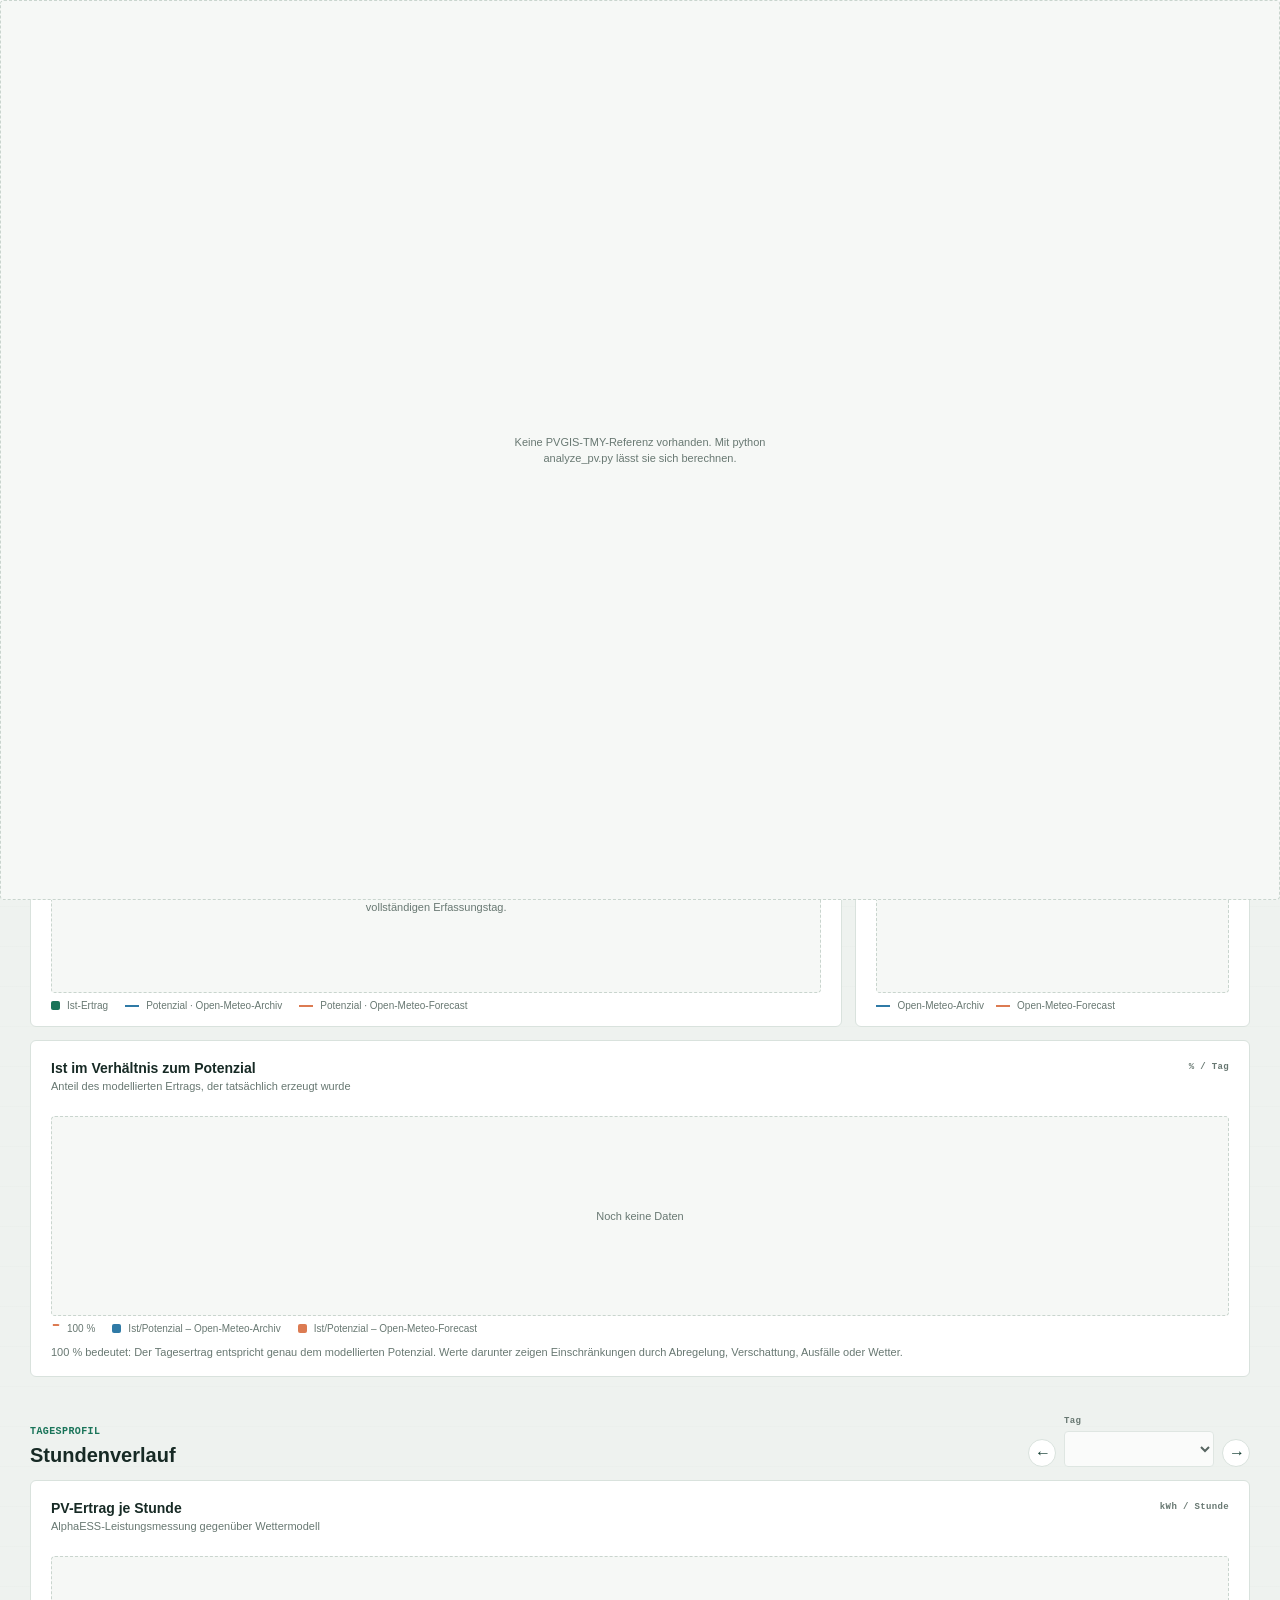
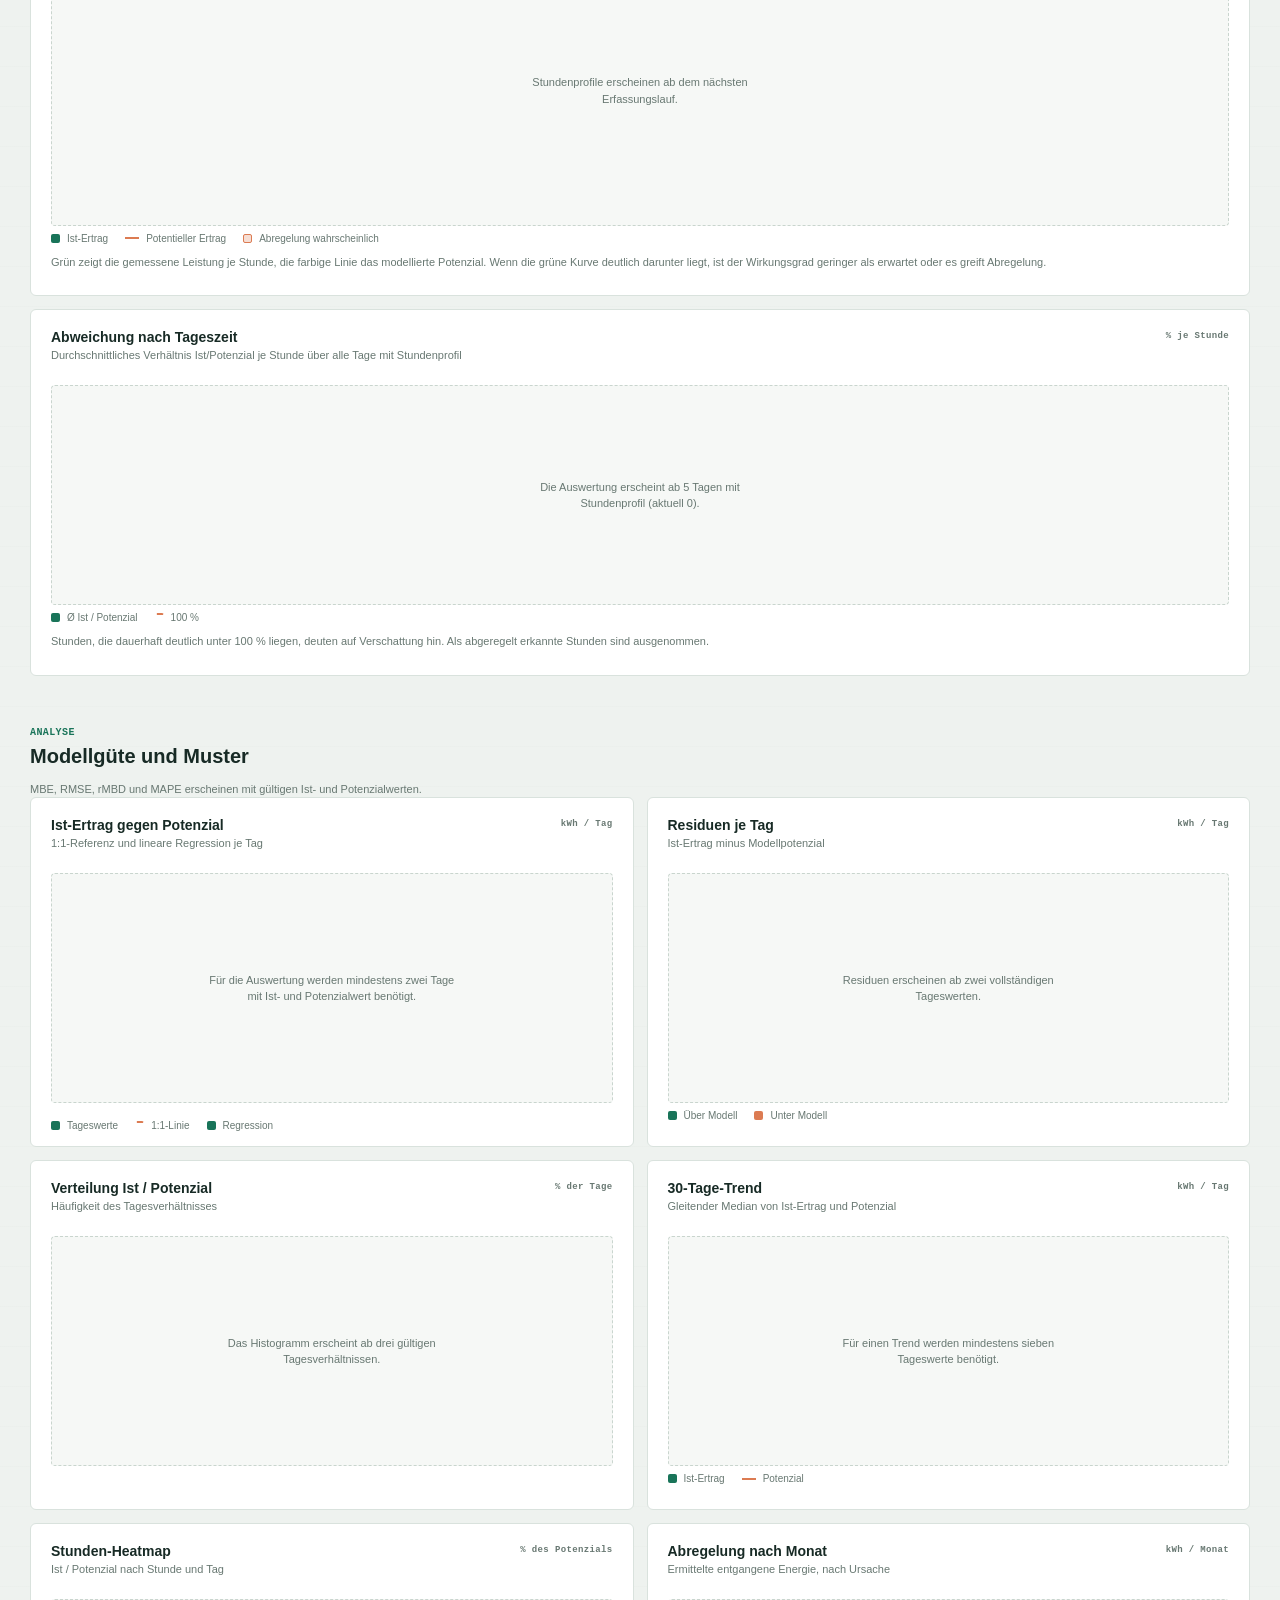
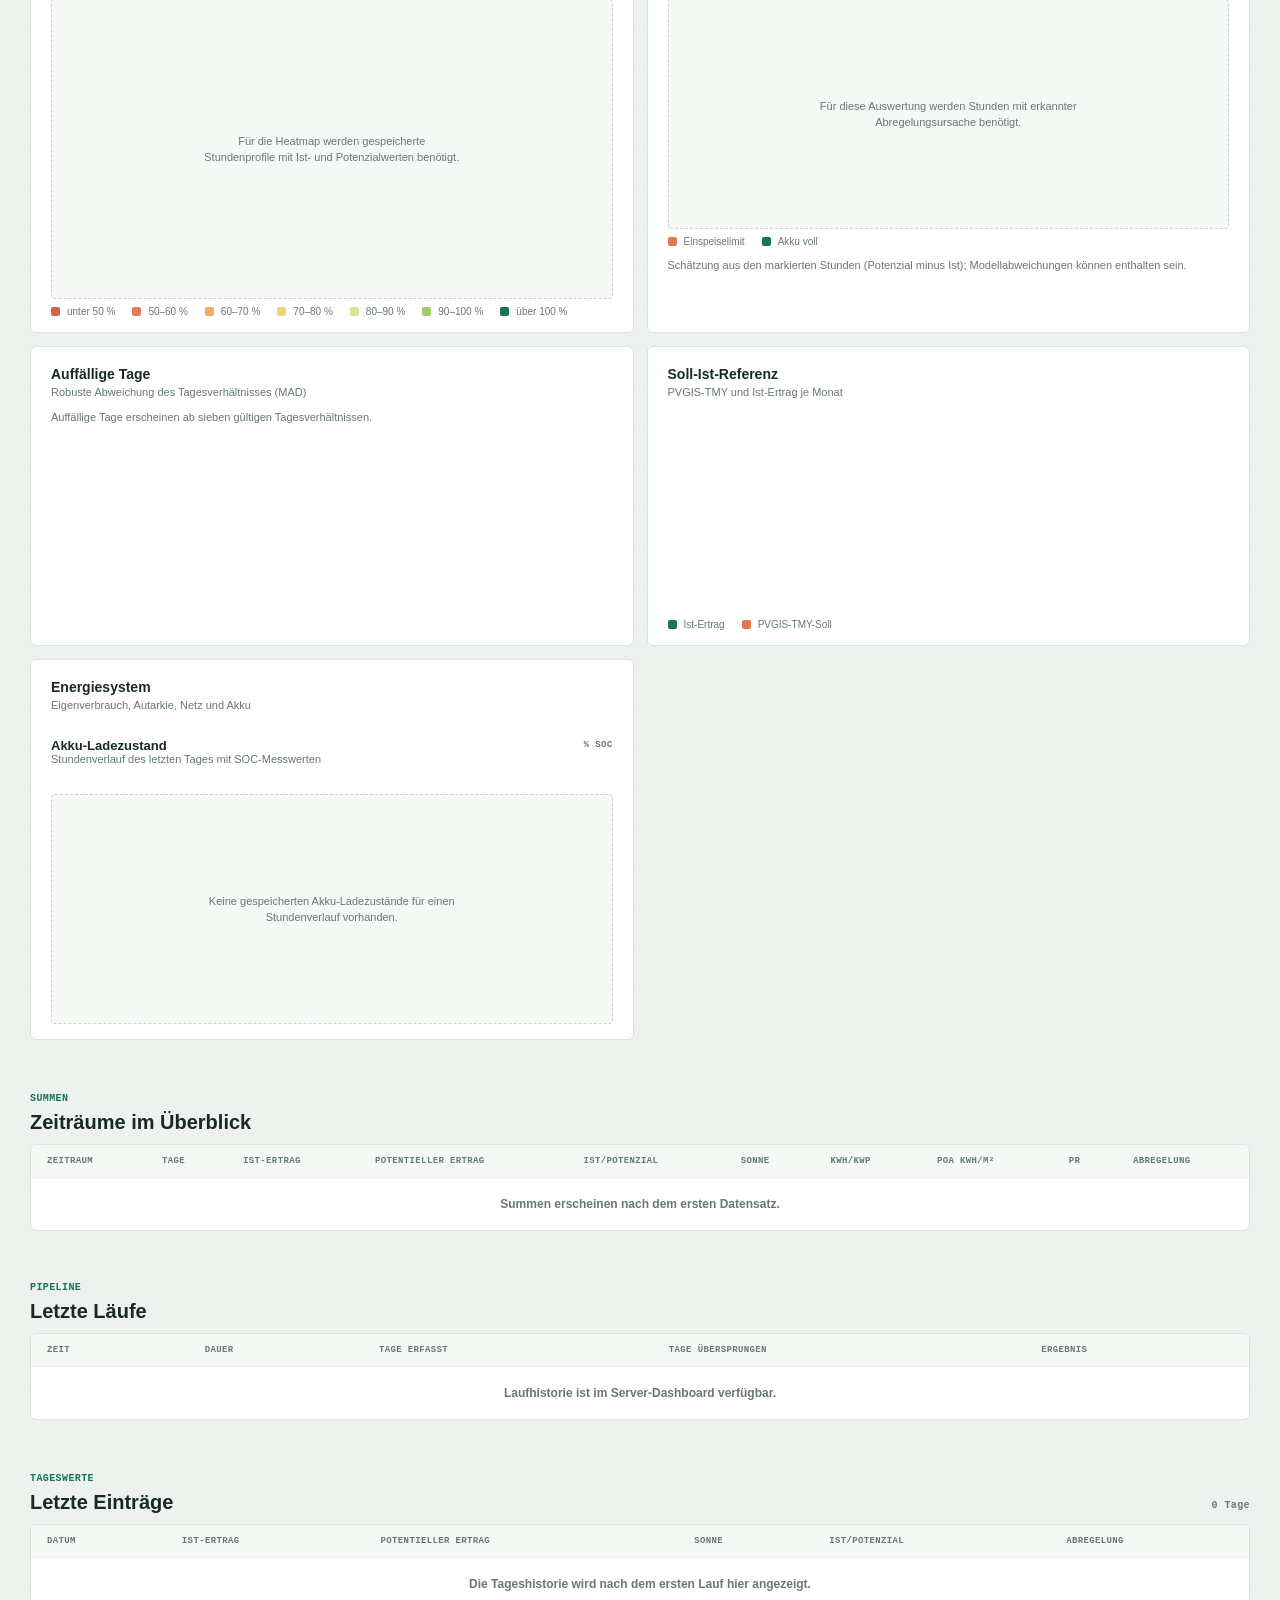
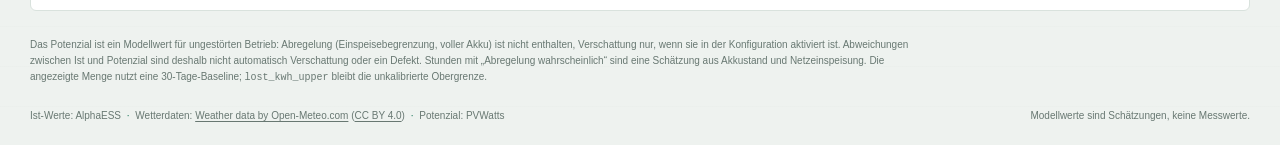
<file: site/index.html>
<!doctype html>
<html lang="de">
  <head>
    <meta charset="utf-8">
    <meta name="viewport" content="width=device-width, initial-scale=1">
    <meta name="theme-color" content="#eef2ef">
    <meta name="description" content="Täglicher Überblick über PV-Ertrag, Modellpotenzial und Sonnenscheindauer.">
    <title>PV-Tagesbericht</title>
    <link rel="stylesheet" href="styles.css" data-inline="styles">
    <script src="dashboard.js" defer data-inline="script"></script>
  </head>
  <body>
    <header class="topbar">
      <span class="brand">
        <span class="brand-mark" aria-hidden="true">PV</span>
        <span class="brand-name">TAGESBERICHT<span class="brand-divider">/</span>01</span>
      </span>
      <div class="connection-state" id="connection-state" data-state="loading">
        <span class="state-dot" aria-hidden="true"></span>
        <span id="connection-label">Daten werden geladen</span>
      </div>
    </header>

    <main class="dashboard">
      <section class="page-heading" aria-labelledby="page-title">
        <div>
          <p class="dashboard-hint">Modellversionen farblich markiert</p>
          <p class="eyebrow">ERTRAG <span aria-hidden="true">/</span> MODELL <span aria-hidden="true">/</span> SONNE</p>
          <h1 id="page-title">PV-Tagesbericht</h1>
          <p class="heading-note">Erzeugung, Wetterpotenzial und Sonne im täglichen Vergleich.</p>
        </div>
        <div class="updated-block">
          <span class="updated-label">LETZTER DATENSATZ</span>
          <time id="latest-date">Noch keine Daten</time>
        </div>
      </section>

      <p class="model-warning" id="model-provenance-warning" role="status" hidden></p>
      <p class="public-status" id="public-status" role="status" aria-live="polite" hidden></p>

      <section class="metrics" aria-label="Kennzahlen des letzten Tages">
        <article class="metric metric-actual">
          <div class="metric-heading"><h2>Ist-Ertrag</h2><span class="metric-index">01</span></div>
          <p class="metric-value"><span id="actual-value">-</span><span class="metric-unit">kWh</span></p>
          <p class="metric-caption" id="actual-caption">AlphaESS Tageswert</p>
        </article>
        <article class="metric metric-potential">
          <div class="metric-heading"><h2>Potentieller Ertrag</h2><span class="metric-index">02</span></div>
          <p class="metric-value"><span id="potential-value">-</span><span class="metric-unit">kWh</span></p>
          <p class="metric-caption" id="potential-caption">Wetterbasiertes PV-Modell</p>
        </article>
        <article class="metric metric-sunshine">
          <div class="metric-heading"><h2>Sonnenstunden</h2><span class="metric-index">03</span></div>
          <p class="metric-value"><span id="sunshine-value">-</span><span class="metric-unit">h</span></p>
          <p class="metric-caption">WMO-Sonnenscheindauer</p>
        </article>
        <article class="metric">
          <div class="metric-heading"><h2>Spezifischer Ertrag</h2><span class="metric-index">04</span></div>
          <p class="metric-value"><span id="specific-yield-value">-</span><span class="metric-unit">kWh/kWp</span></p>
          <p class="metric-caption">Ist-Ertrag je installierter Leistung</p>
        </article>
        <article class="metric">
          <div class="metric-heading"><h2>Performance Ratio</h2><span class="metric-index">05</span></div>
          <p class="metric-value"><span id="performance-ratio-value">-</span><span class="metric-unit">%</span></p>
          <p class="metric-caption">Normiert auf Einstrahlung in Modulebene</p>
        </article>
        <article class="metric">
          <div class="metric-heading"><h2>Einstrahlung in Modulebene</h2><span class="metric-index">06</span></div>
          <p class="metric-value"><span id="poa-value">-</span><span class="metric-unit">kWh/m²</span></p>
          <p class="metric-caption">Modulanzahl-gewichtete POA</p>
        </article>
      </section>

      <section class="section-heading" aria-label="Zeitraum und Export">
        <div><p class="eyebrow">VERLAUF</p><h2>Tage im Vergleich</h2></div>
        <div class="chart-actions">
          <div class="range-control" role="group" aria-label="Angezeigter Zeitraum">
            <button type="button" data-range="7" aria-pressed="false">7 T</button>
            <button type="button" data-range="30" aria-pressed="true">30 T</button>
            <button type="button" data-range="90" aria-pressed="false">90 T</button>
            <button type="button" data-range="all" aria-pressed="false">Alle</button>
          </div>
          <button class="export-button" id="export-button" type="button" disabled>CSV exportieren</button>
        </div>
      </section>

      <section class="charts" aria-label="Tägliche Diagramme">
        <article class="chart-panel energy-panel">
          <div class="chart-heading">
            <div><h3>Erzeugte Energie</h3><p>Gemessener Ertrag gegenüber potentieller Erzeugung</p></div>
            <div class="chart-unit">kWh / Tag</div>
          </div>
          <div class="chart-wrap energy-chart-wrap">
            <canvas id="energy-chart" aria-label="Täglicher Ist-Ertrag und potentieller Ertrag. Mit Maus oder Fingertipp Tageswerte anzeigen." role="img" tabindex="0" aria-describedby="energy-tooltip" data-tooltip-id="energy-tooltip"></canvas>
            <div class="chart-tooltip" id="energy-tooltip" role="tooltip" hidden></div>
            <div class="empty-state" id="energy-empty" hidden>
              <span class="empty-mark" aria-hidden="true">01</span>
              <p>Noch keine Tagesdaten</p>
              <span>Der erste Datensatz erscheint nach dem ersten vollständigen Erfassungstag.</span>
            </div>
          </div>
          <div class="legend" aria-label="Diagrammlegende">
            <span><i class="legend-swatch actual-swatch" aria-hidden="true"></i>Ist-Ertrag</span>
            <span><i class="legend-swatch weather-archive-swatch" aria-hidden="true"></i>Potenzial · Open-Meteo-Archiv</span>
            <span><i class="legend-swatch weather-forecast-swatch" aria-hidden="true"></i>Potenzial · Open-Meteo-Forecast</span>
          </div>
        </article>
        <article class="chart-panel sunshine-panel">
          <div class="chart-heading">
            <div><h3>Sonnenschein</h3><p>Direkte Strahlung über WMO-Schwelle</p></div>
            <div class="chart-unit">Stunden / Tag</div>
          </div>
          <div class="chart-wrap sunshine-chart-wrap">
            <canvas id="sunshine-chart" aria-label="Tägliche Sonnenstunden. Mit Maus oder Fingertipp Tageswerte anzeigen." role="img" tabindex="0" aria-describedby="sunshine-tooltip" data-tooltip-id="sunshine-tooltip"></canvas>
            <div class="chart-tooltip" id="sunshine-tooltip" role="tooltip" hidden></div>
            <div class="empty-state empty-state-compact" id="sunshine-empty" hidden><span>Noch keine Sonnenscheindaten</span></div>
          </div>
          <div class="legend weather-legend" aria-label="Legende Wetterdatenquelle">
            <span><i class="legend-swatch weather-archive-swatch" aria-hidden="true"></i>Open-Meteo-Archiv</span>
            <span><i class="legend-swatch weather-forecast-swatch" aria-hidden="true"></i>Open-Meteo-Forecast</span>
          </div>
        </article>
      </section>

      <section class="charts charts-single" aria-label="Verhältnis von Ist-Ertrag zu Potenzial">
        <article class="chart-panel ratio-panel">
          <div class="chart-heading">
            <div><h3>Ist im Verhältnis zum Potenzial</h3><p>Anteil des modellierten Ertrags, der tatsächlich erzeugt wurde</p></div>
            <div class="chart-unit">% / Tag</div>
          </div>
          <div class="chart-wrap ratio-chart-wrap">
            <canvas id="ratio-chart" aria-label="Tägliches Verhältnis von Ist-Ertrag zu Potenzial. Mit Maus, Fingertipp oder Pfeiltasten Tageswerte anzeigen." role="img" tabindex="0" aria-describedby="ratio-tooltip" data-tooltip-id="ratio-tooltip"></canvas>
            <div class="chart-tooltip" id="ratio-tooltip" role="tooltip" hidden></div>
            <div class="empty-state empty-state-compact" id="ratio-empty" hidden><span>Noch keine Daten</span></div>
          </div>
          <div class="legend" aria-label="Legende Verhältnis">
            <span><i class="legend-swatch reference-swatch" aria-hidden="true"></i>100 %</span>
            <span><i class="legend-swatch weather-archive-swatch weather-bar-swatch" aria-hidden="true"></i>Ist/Potenzial – Open-Meteo-Archiv</span>
            <span><i class="legend-swatch weather-forecast-swatch weather-bar-swatch" aria-hidden="true"></i>Ist/Potenzial – Open-Meteo-Forecast</span>
          </div>
          <p class="chart-hint">100 % bedeutet: Der Tagesertrag entspricht genau dem modellierten Potenzial. Werte darunter zeigen Einschränkungen durch Abregelung, Verschattung, Ausfälle oder Wetter.</p>
        </article>
      </section>

      <section class="hourly-section" aria-labelledby="hourly-title">
        <div class="section-heading hourly-heading">
          <div><p class="eyebrow">TAGESPROFIL</p><h2 id="hourly-title">Stundenverlauf</h2></div>
          <div class="hourly-date-picker" aria-label="Tag-Auswahl für Stundenverlauf">
            <button type="button" class="hourly-nav" id="hourly-prev" aria-label="Vorheriger Tag">&#8592;</button>
            <label class="hourly-date-label" for="hourly-date">Tag
              <select id="hourly-date" disabled aria-label="Tag für Stundenverlauf"></select>
            </label>
            <button type="button" class="hourly-nav" id="hourly-next" aria-label="Nächster Tag">&#8594;</button>
          </div>
        </div>
        <article class="chart-panel hourly-panel">
          <div class="chart-heading">
            <div><h3>PV-Ertrag je Stunde</h3><p>AlphaESS-Leistungsmessung gegenüber Wettermodell</p></div>
            <div class="chart-unit">kWh / Stunde</div>
          </div>
          <div class="chart-wrap hourly-chart-wrap">
            <canvas id="hourly-chart" aria-label="Stündlicher Ist-Ertrag und potentieller Ertrag" role="img" tabindex="0" aria-describedby="hourly-tooltip" data-tooltip-id="hourly-tooltip" hidden></canvas>
            <div class="chart-tooltip" id="hourly-tooltip" role="tooltip" hidden></div>
            <div class="empty-state empty-state-compact" id="hourly-empty">
              <span>Stundenprofile erscheinen ab dem nächsten Erfassungslauf.</span>
            </div>
          </div>
          <div class="legend" aria-label="Stundenchart-Legende">
            <span><i class="legend-swatch actual-swatch" aria-hidden="true"></i>Ist-Ertrag</span>
            <span><i class="legend-swatch potential-swatch" aria-hidden="true"></i>Potentieller Ertrag</span>
            <span id="hourly-curtailed-legend" hidden><i class="legend-swatch curtailed-swatch" aria-hidden="true"></i>Abregelung wahrscheinlich</span>
          </div>
          <p class="chart-hint">Grün zeigt die gemessene Leistung je Stunde, die farbige Linie das modellierte Potenzial. Wenn die grüne Kurve deutlich darunter liegt, ist der Wirkungsgrad geringer als erwartet oder es greift Abregelung.</p>
          <p class="chart-hint" id="hourly-curtailment-note"></p>
        </article>
        <article class="chart-panel profile-panel">
          <div class="chart-heading">
            <div><h3>Abweichung nach Tageszeit</h3><p>Durchschnittliches Verhältnis Ist/Potenzial je Stunde über alle Tage mit Stundenprofil</p></div>
            <div class="chart-unit">% je Stunde</div>
          </div>
          <div class="chart-wrap profile-chart-wrap">
            <canvas id="profile-chart" aria-label="Durchschnittliches Verhältnis von Ist-Ertrag zu Potenzial je Tagesstunde" role="img" tabindex="0" aria-describedby="profile-tooltip" data-tooltip-id="profile-tooltip" hidden></canvas>
            <div class="chart-tooltip" id="profile-tooltip" role="tooltip" hidden></div>
            <div class="empty-state empty-state-compact" id="profile-empty"><span id="profile-empty-text">Die Auswertung erscheint ab 5 Tagen mit Stundenprofil.</span></div>
          </div>
          <div class="legend" aria-label="Legende Tageszeit">
            <span><i class="legend-swatch actual-swatch" aria-hidden="true"></i>Ø Ist / Potenzial</span>
            <span><i class="legend-swatch reference-swatch" aria-hidden="true"></i>100 %</span>
          </div>
          <p class="chart-hint">Stunden, die dauerhaft deutlich unter 100 % liegen, deuten auf Verschattung hin. Als abgeregelt erkannte Stunden sind ausgenommen.</p>
          <p class="chart-hint" id="profile-note"></p>
        </article>
      </section>

      <section class="analysis-section" aria-labelledby="analysis-title">
        <div class="section-heading">
          <div><p class="eyebrow">ANALYSE</p><h2 id="analysis-title">Modellgüte und Muster</h2></div>
        </div>
        <p class="chart-hint" id="analysis-metrics" aria-live="polite"></p>
        <div class="analysis-grid">
          <article class="chart-panel">
            <div class="chart-heading">
              <div><h3>Ist-Ertrag gegen Potenzial</h3><p>1:1-Referenz und lineare Regression je Tag</p></div>
              <div class="chart-unit">kWh / Tag</div>
            </div>
            <div class="chart-wrap analysis-chart-wrap">
              <canvas id="analysis-scatter" aria-label="Streudiagramm Ist-Ertrag gegen Potenzial mit 1 zu 1 Referenz und Regression" role="img" tabindex="0" aria-describedby="analysis-scatter-tooltip" data-tooltip-id="analysis-scatter-tooltip" hidden></canvas>
              <div class="chart-tooltip" id="analysis-scatter-tooltip" role="tooltip" hidden></div>
              <div class="empty-state empty-state-compact" id="analysis-scatter-empty"><span>Für die Auswertung werden mindestens zwei Tage mit Ist- und Potenzialwert benötigt.</span></div>
            </div>
            <p class="chart-hint" id="analysis-regression-note"></p>
            <div class="legend" aria-label="Legende Streudiagramm">
              <span><i class="legend-swatch actual-swatch" aria-hidden="true"></i>Tageswerte</span>
              <span><i class="legend-swatch reference-swatch" aria-hidden="true"></i>1:1-Linie</span>
              <span><i class="legend-swatch regression-swatch" aria-hidden="true"></i>Regression</span>
            </div>
          </article>
          <article class="chart-panel">
            <div class="chart-heading">
              <div><h3>Residuen je Tag</h3><p>Ist-Ertrag minus Modellpotenzial</p></div>
              <div class="chart-unit">kWh / Tag</div>
            </div>
            <div class="chart-wrap analysis-chart-wrap">
              <canvas id="analysis-residuals" aria-label="Tägliche Residuen: Ist-Ertrag minus Potenzial" role="img" tabindex="0" aria-describedby="analysis-residuals-tooltip" data-tooltip-id="analysis-residuals-tooltip" hidden></canvas>
              <div class="chart-tooltip" id="analysis-residuals-tooltip" role="tooltip" hidden></div>
              <div class="empty-state empty-state-compact" id="analysis-residuals-empty"><span>Residuen erscheinen ab zwei vollständigen Tageswerten.</span></div>
            </div>
            <div class="legend" aria-label="Legende Residuen">
              <span><i class="legend-swatch residual-positive" aria-hidden="true"></i>Über Modell</span>
              <span><i class="legend-swatch residual-negative" aria-hidden="true"></i>Unter Modell</span>
            </div>
          </article>
          <article class="chart-panel">
            <div class="chart-heading">
              <div><h3>Verteilung Ist / Potenzial</h3><p>Häufigkeit des Tagesverhältnisses</p></div>
              <div class="chart-unit">% der Tage</div>
            </div>
            <div class="chart-wrap analysis-chart-wrap">
              <canvas id="analysis-histogram" aria-label="Histogramm der täglichen Ist- zu Potenzial-Verhältnisse" role="img" tabindex="0" aria-describedby="analysis-histogram-tooltip" data-tooltip-id="analysis-histogram-tooltip" hidden></canvas>
              <div class="chart-tooltip" id="analysis-histogram-tooltip" role="tooltip" hidden></div>
              <div class="empty-state empty-state-compact" id="analysis-histogram-empty"><span>Das Histogramm erscheint ab drei gültigen Tagesverhältnissen.</span></div>
            </div>
          </article>
          <article class="chart-panel">
            <div class="chart-heading">
              <div><h3>30-Tage-Trend</h3><p>Gleitender Median von Ist-Ertrag und Potenzial</p></div>
              <div class="chart-unit">kWh / Tag</div>
            </div>
            <div class="chart-wrap analysis-chart-wrap">
              <canvas id="analysis-trend" aria-label="Gleitender 30-Tage-Median von Ist-Ertrag und Potenzial" role="img" tabindex="0" aria-describedby="analysis-trend-tooltip" data-tooltip-id="analysis-trend-tooltip" hidden></canvas>
              <div class="chart-tooltip" id="analysis-trend-tooltip" role="tooltip" hidden></div>
              <div class="empty-state empty-state-compact" id="analysis-trend-empty"><span>Für einen Trend werden mindestens sieben Tageswerte benötigt.</span></div>
            </div>
            <div class="legend" aria-label="Legende 30-Tage-Trend">
              <span><i class="legend-swatch actual-swatch" aria-hidden="true"></i>Ist-Ertrag</span>
              <span><i class="legend-swatch potential-swatch" aria-hidden="true"></i>Potenzial</span>
            </div>
            <p class="chart-hint" id="analysis-annual-note"></p>
          </article>
          <article class="chart-panel">
            <div class="chart-heading">
              <div><h3>Stunden-Heatmap</h3><p>Ist / Potenzial nach Stunde und Tag</p></div>
              <div class="chart-unit">% des Potenzials</div>
            </div>
            <div class="chart-wrap analysis-heatmap-wrap">
              <canvas id="analysis-heatmap" aria-label="Heatmap des stündlichen Ist- zu Potenzial-Verhältnisses nach Tag" role="img" tabindex="0" aria-describedby="analysis-heatmap-tooltip" data-tooltip-id="analysis-heatmap-tooltip" hidden></canvas>
              <div class="chart-tooltip" id="analysis-heatmap-tooltip" role="tooltip" hidden></div>
              <div class="empty-state empty-state-compact" id="analysis-heatmap-empty"><span>Für die Heatmap werden gespeicherte Stundenprofile mit Ist- und Potenzialwerten benötigt.</span></div>
            </div>
            <div class="legend" aria-label="Legende Stunden-Heatmap">
              <span><i class="legend-swatch heatmap-low" aria-hidden="true"></i>unter 50 %</span>
              <span><i class="legend-swatch heatmap-50" aria-hidden="true"></i>50–60 %</span>
              <span><i class="legend-swatch heatmap-60" aria-hidden="true"></i>60–70 %</span>
              <span><i class="legend-swatch heatmap-70" aria-hidden="true"></i>70–80 %</span>
              <span><i class="legend-swatch heatmap-80" aria-hidden="true"></i>80–90 %</span>
              <span><i class="legend-swatch heatmap-90" aria-hidden="true"></i>90–100 %</span>
              <span><i class="legend-swatch heatmap-high" aria-hidden="true"></i>über 100 %</span>
            </div>
          </article>
          <article class="chart-panel">
            <div class="chart-heading">
              <div><h3>Abregelung nach Monat</h3><p>Ermittelte entgangene Energie, nach Ursache</p></div>
              <div class="chart-unit">kWh / Monat</div>
            </div>
            <div class="chart-wrap analysis-chart-wrap">
              <canvas id="analysis-curtailment" aria-label="Monatliche entgangene Energie durch Einspeiselimit und vollen Akku" role="img" tabindex="0" aria-describedby="analysis-curtailment-tooltip" data-tooltip-id="analysis-curtailment-tooltip" hidden></canvas>
              <div class="chart-tooltip" id="analysis-curtailment-tooltip" role="tooltip" hidden></div>
              <div class="empty-state empty-state-compact" id="analysis-curtailment-empty"><span>Für diese Auswertung werden Stunden mit erkannter Abregelungsursache benötigt.</span></div>
            </div>
            <div class="legend" aria-label="Legende Abregelungsursachen">
              <span><i class="legend-swatch limit-swatch" aria-hidden="true"></i>Einspeiselimit</span>
              <span><i class="legend-swatch battery-swatch" aria-hidden="true"></i>Akku voll</span>
            </div>
            <p class="chart-hint">Schätzung aus den markierten Stunden (Potenzial minus Ist); Modellabweichungen können enthalten sein.</p>
          </article>
          <article class="chart-panel">
            <div class="chart-heading"><div><h3>Auffällige Tage</h3><p>Robuste Abweichung des Tagesverhältnisses (MAD)</p></div></div>
            <div class="analysis-list empty-state-compact" id="analysis-anomalies" aria-live="polite"></div>
          </article>
          <article class="chart-panel">
            <div class="chart-heading"><div><h3>Soll-Ist-Referenz</h3><p>PVGIS-TMY und Ist-Ertrag je Monat</p></div></div>
            <div class="empty-state empty-state-compact" id="analysis-reference-empty"><span id="analysis-reference-empty-text">Keine PVGIS-TMY-Referenz vorhanden. Mit <code>python analyze_pv.py</code> lässt sie sich berechnen.</span></div>
            <div class="chart-wrap analysis-reference-wrap">
              <canvas id="analysis-reference" aria-label="Balkendiagramm: monatlicher gemessener Ist-Ertrag und PVGIS-TMY-Soll für jeden Monat mit Tagesdaten" role="img" tabindex="0" aria-describedby="analysis-reference-tooltip" data-tooltip-id="analysis-reference-tooltip" hidden></canvas>
              <div class="chart-tooltip" id="analysis-reference-tooltip" role="tooltip" hidden></div>
            </div>
            <div class="legend" aria-label="Legende Soll-Ist-Referenz">
              <span><i class="legend-swatch actual-swatch" aria-hidden="true"></i>Ist-Ertrag</span>
              <span><i class="legend-swatch reference-actual-swatch" aria-hidden="true"></i>PVGIS-TMY-Soll</span>
            </div>
          </article>
          <article class="chart-panel">
            <div class="chart-heading"><div><h3>Energiesystem</h3><p>Eigenverbrauch, Autarkie, Netz und Akku</p></div></div>
            <div class="chart-heading analysis-subheading">
              <div><h4>Akku-Ladezustand</h4><p>Stundenverlauf des letzten Tages mit SOC-Messwerten</p></div>
              <div class="chart-unit">% SOC</div>
            </div>
            <div class="chart-wrap analysis-chart-wrap">
              <canvas id="analysis-soc" aria-label="Stündlicher Akku-Ladezustand" role="img" tabindex="0" aria-describedby="analysis-soc-tooltip" data-tooltip-id="analysis-soc-tooltip" hidden></canvas>
              <div class="chart-tooltip" id="analysis-soc-tooltip" role="tooltip" hidden></div>
              <div class="empty-state empty-state-compact" id="analysis-soc-empty"><span>Keine gespeicherten Akku-Ladezustände für einen Stundenverlauf vorhanden.</span></div>
            </div>
          </article>
        </div>
      </section>

      <section class="summary-section" aria-labelledby="summary-title">
        <div class="section-heading history-heading">
          <div><p class="eyebrow">SUMMEN</p><h2 id="summary-title">Zeiträume im Überblick</h2></div>
        </div>
        <div class="table-scroll">
          <table>
            <thead><tr><th scope="col">Zeitraum</th><th scope="col">Tage</th><th scope="col">Ist-Ertrag</th><th scope="col">Potentieller Ertrag</th><th scope="col">Ist/Potenzial</th><th scope="col">Sonne</th><th scope="col">kWh/kWp</th><th scope="col">POA kWh/m²</th><th scope="col">PR</th><th scope="col">Abregelung</th></tr></thead>
            <tbody id="summary-body">
              <tr><td class="table-empty" colspan="10">Summen erscheinen nach dem ersten Datensatz.</td></tr>
            </tbody>
          </table>
        </div>
      </section>

      <section class="completeness-section" aria-labelledby="completeness-title">
        <div class="section-heading history-heading">
          <div><p class="eyebrow">DATENLÜCKEN</p><h2 id="completeness-title">Datenvollständigkeit</h2></div>
          <p class="history-count" id="completeness-summary"></p>
        </div>
        <div class="completeness-legend" aria-label="Legende Datenvollständigkeit">
          <span><i class="completeness-swatch completeness-ok"></i>Vollständig</span>
          <span><i class="completeness-swatch completeness-flagged"></i>Hinweis</span>
          <span><i class="completeness-swatch completeness-missing"></i>Fehlt</span>
          <span><i class="completeness-swatch completeness-skipped"></i>Außerhalb des Backfill-Fensters</span>
        </div>
        <div id="completeness-calendar" class="completeness-calendar" aria-live="polite"></div>
        <p class="chart-hint">Ältere Lücken lassen sich mit einem größeren <code>BACKFILL_MAX_DAYS</code> und <code>--refresh-days</code> nachholen.</p>
      </section>

      <section class="run-history-section" aria-labelledby="run-history-title">
        <div class="section-heading history-heading">
          <div><p class="eyebrow">PIPELINE</p><h2 id="run-history-title">Letzte Läufe</h2></div>
        </div>
        <div class="table-scroll">
          <table>
            <thead><tr><th scope="col">Zeit</th><th scope="col">Dauer</th><th scope="col">Tage erfasst</th><th scope="col">Tage übersprungen</th><th scope="col">Ergebnis</th></tr></thead>
            <tbody id="run-history-body"><tr><td class="table-empty" colspan="5">Laufhistorie ist im Server-Dashboard verfügbar.</td></tr></tbody>
          </table>
        </div>
      </section>

      <section class="history-section" aria-labelledby="history-title">
        <div class="section-heading history-heading">
          <div><p class="eyebrow">TAGESWERTE</p><h2 id="history-title">Letzte Einträge</h2></div>
          <p class="history-count" id="history-count">0 Tage</p>
        </div>
        <div class="table-scroll">
          <table>
            <thead><tr><th scope="col">Datum</th><th scope="col">Ist-Ertrag</th><th scope="col">Potentieller Ertrag</th><th scope="col">Sonne</th><th scope="col">Ist/Potenzial</th><th scope="col">Abregelung</th></tr></thead>
            <tbody id="history-body">
              <tr><td class="table-empty" colspan="6">Die Tageshistorie wird nach dem ersten Lauf hier angezeigt.</td></tr>
            </tbody>
          </table>
        </div>
      </section>

      <div class="page-notes">
        <p>Das Potenzial ist ein Modellwert für ungestörten Betrieb: Abregelung (Einspeisebegrenzung, voller Akku) ist nicht enthalten, Verschattung nur, wenn sie in der Konfiguration aktiviert ist. Abweichungen zwischen Ist und Potenzial sind deshalb nicht automatisch Verschattung oder ein Defekt. Stunden mit „Abregelung wahrscheinlich“ sind eine Schätzung aus Akkustand und Netzeinspeisung. Die angezeigte Menge nutzt eine 30-Tage-Baseline; <code>lost_kwh_upper</code> bleibt die unkalibrierte Obergrenze.</p>
        <p id="source-note"></p>
      </div>

      <footer class="page-footer">
        <span>Ist-Werte: AlphaESS <span aria-hidden="true">·</span> Wetterdaten: <a href="https://open-meteo.com/" target="_blank" rel="noopener noreferrer">Weather data by Open-Meteo.com</a> (<a href="https://creativecommons.org/licenses/by/4.0/" target="_blank" rel="noopener noreferrer">CC BY 4.0</a>) <span aria-hidden="true">·</span> Potenzial: PVWatts</span>
        <span>Modellwerte sind Schätzungen, keine Messwerte.</span>
      </footer>
    </main>
  </body>
</html>
</file>
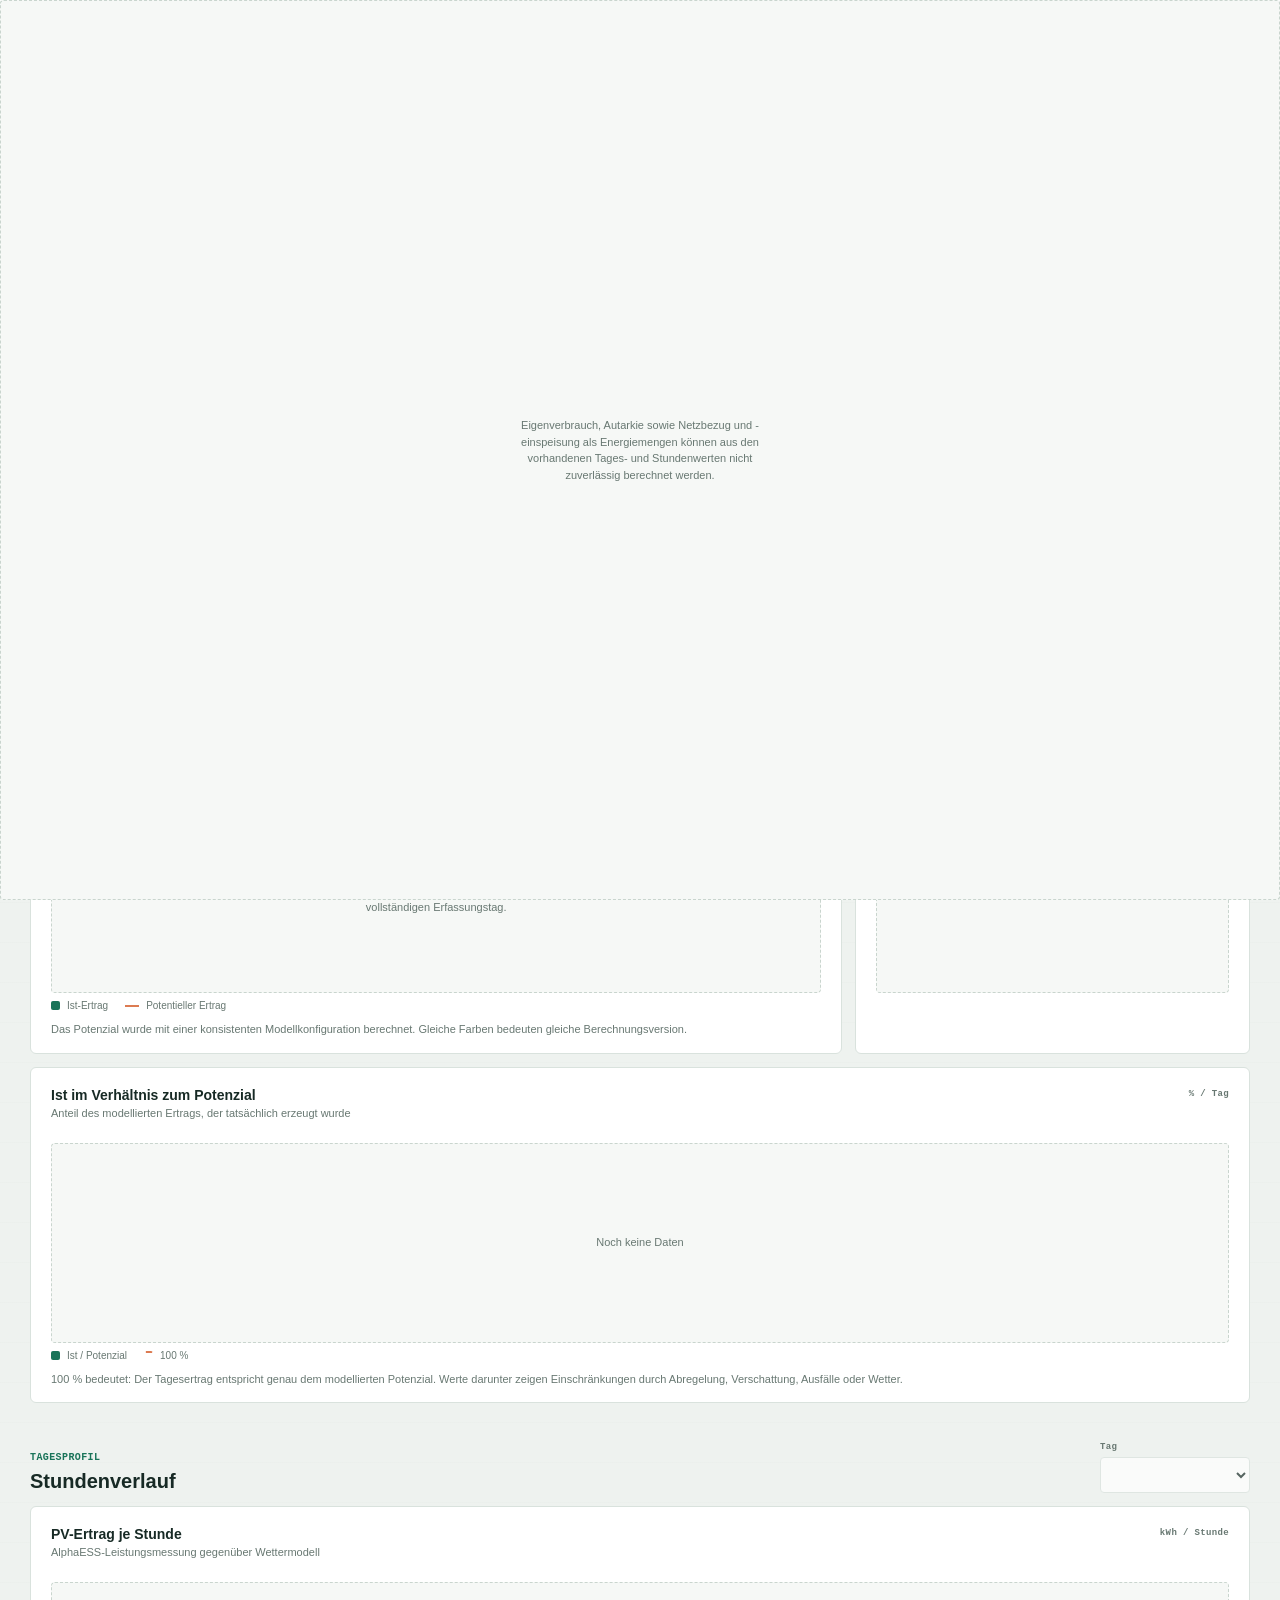
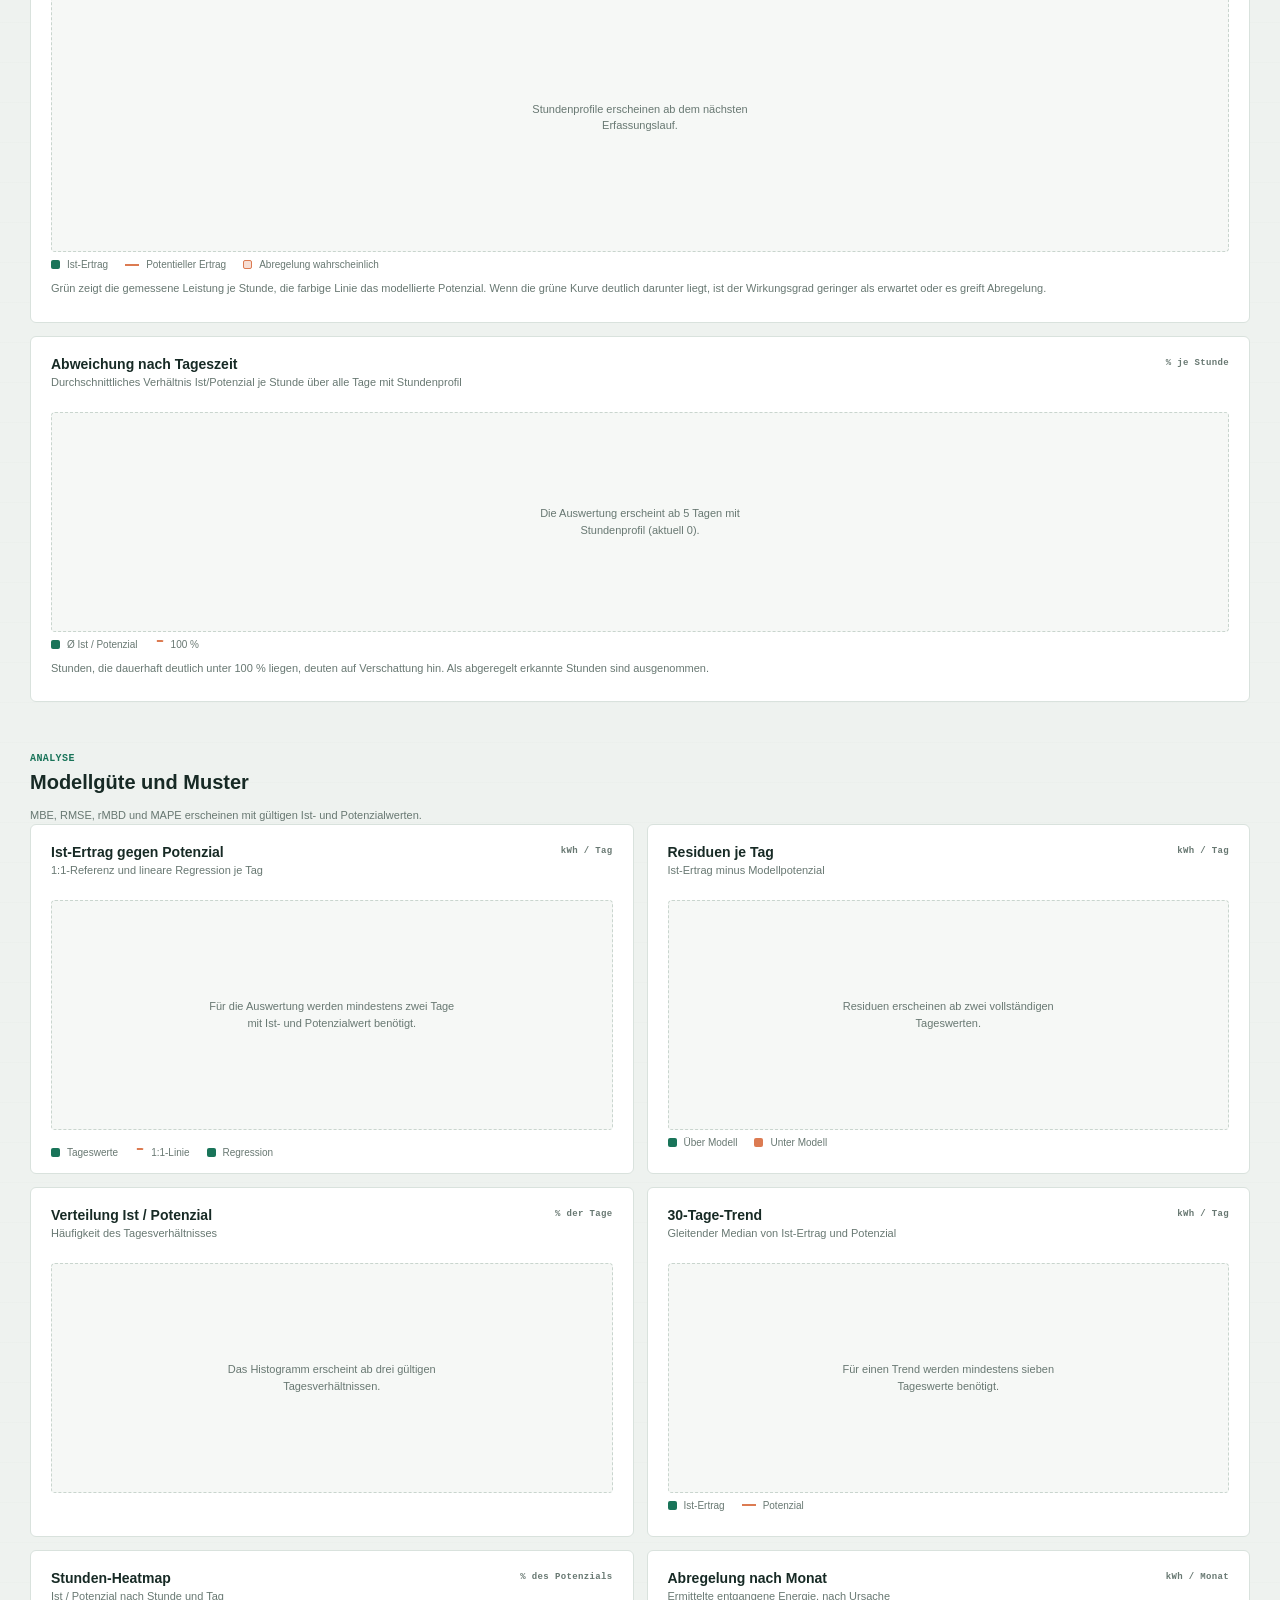
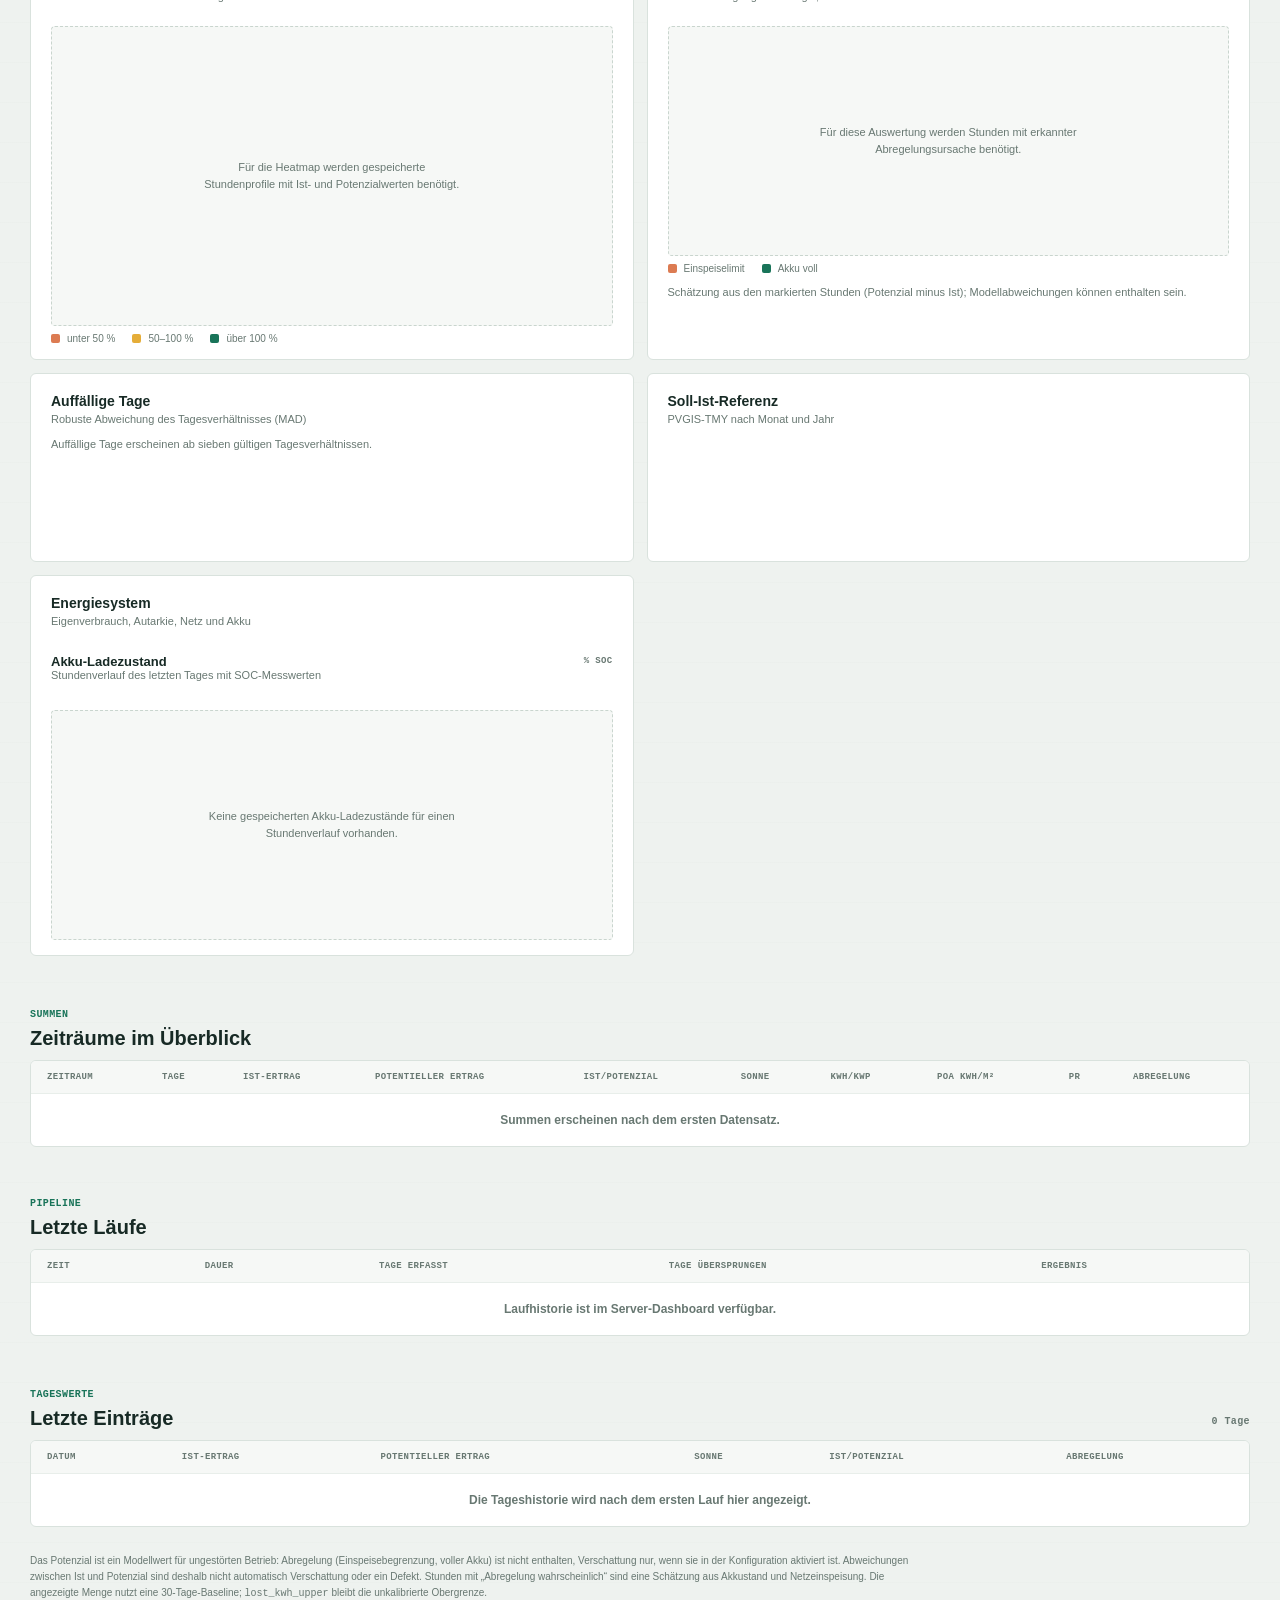
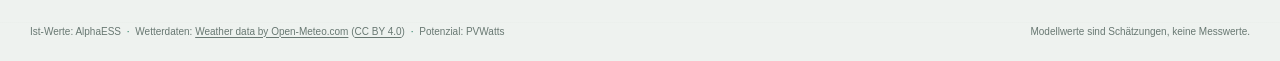
<file: tests/frontend/fixtures/empty.html>
<!doctype html>
<html lang="de">
  <head>
    <meta charset="utf-8">
    <meta name="viewport" content="width=device-width, initial-scale=1">
    <meta name="theme-color" content="#eef2ef">
    <meta name="description" content="Täglicher Überblick über PV-Ertrag, Modellpotenzial und Sonnenscheindauer.">
    <title>PV-Tagesbericht</title>
    <style>
:root {
  color-scheme: light;
  --page: #eef2ef;
  --surface: #fff;
  --surface-soft: #f6f8f6;
  --ink: #172a25;
  --muted: #687872;
  --line: #d9e2dd;
  --green: #197459;
  --green-deep: #123c31;
  --green-pale: #e2f1e8;
  --lime: #d9ef78;
  --orange: #dc7b52;
  --sun: #e5ad38;
  --radius: 6px;
  font-family: "Trebuchet MS", "Segoe UI", sans-serif;
  font-synthesis: none;
  text-rendering: optimizeLegibility;
}

* { box-sizing: border-box; }
body {
  min-width: 320px;
  min-height: 100vh;
  margin: 0;
  color: var(--ink);
  background-color: var(--page);
  background-image: repeating-linear-gradient(0deg, transparent, transparent 39px, rgb(24 64 48 / 2.5%) 40px);
}
button { font: inherit; }
.topbar {
  display: flex;
  min-height: 68px;
  align-items: center;
  justify-content: space-between;
  padding: 0 max(28px, calc((100vw - 1220px) / 2));
  border-bottom: 1px solid var(--line);
  background: rgb(255 255 255 / 86%);
}
.brand { display: inline-flex; align-items: center; gap: 11px; color: inherit; text-decoration: none; }
.brand-mark { display: grid; width: 34px; height: 34px; place-items: center; border-radius: 4px; background: var(--green-deep); color: var(--lime); font-size: 12px; font-weight: 800; letter-spacing: 0.04em; }
.brand-name, .eyebrow, .updated-label, .metric-index, .chart-unit, .history-count { font-family: Consolas, "Courier New", monospace; font-weight: 600; letter-spacing: 0.04em; }
.brand-name { font-size: 11px; }
.brand-divider { padding: 0 6px; color: var(--green); }
.connection-state { display: inline-flex; align-items: center; gap: 8px; color: var(--muted); font-size: 12px; }
.state-dot { width: 8px; height: 8px; border-radius: 50%; background: var(--sun); }
.connection-state[data-state="ready"] .state-dot { background: var(--green); }
.connection-state[data-state="error"] .state-dot { background: var(--orange); }
.dashboard { width: min(1220px, calc(100% - 56px)); margin: 0 auto; }
.page-heading { display: flex; min-height: 188px; align-items: center; justify-content: space-between; gap: 24px; padding: 28px 0 30px; animation: rise-in 420ms ease-out both; }
.eyebrow { margin: 0 0 11px; color: var(--green); font-size: 10px; line-height: 1.5; }
.eyebrow span { padding: 0 5px; color: #a0aea6; }
h1, h2, h3, p { margin-top: 0; }
h1 { margin-bottom: 7px; font-size: 32px; font-weight: 700; letter-spacing: 0; line-height: 1.15; }
.heading-note { margin-bottom: 0; color: var(--muted); font-size: 14px; }
.updated-block { display: grid; min-width: 174px; gap: 8px; justify-items: end; }
.updated-label { color: var(--muted); font-size: 9px; }
.updated-block time { font-size: 13px; font-weight: 700; }
.metrics { display: grid; grid-template-columns: repeat(3, minmax(0, 1fr)); gap: 13px; margin-bottom: 37px; }
.metric { min-width: 0; min-height: 145px; padding: 18px 20px 16px; border: 1px solid var(--line); border-top: 3px solid var(--green); border-radius: var(--radius); background: var(--surface); animation: rise-in 460ms ease-out both; }
.metric:nth-child(2) { border-top-color: var(--orange); animation-delay: 60ms; }
.metric:nth-child(3) { border-top-color: var(--sun); animation-delay: 120ms; }
.metric-heading { display: flex; align-items: center; justify-content: space-between; }
.metric-heading h2 { margin: 0; font-size: 14px; font-weight: 600; }
.metric-index { color: #9ba9a2; font-size: 10px; }
.metric-value { display: flex; align-items: baseline; gap: 8px; margin: 17px 0 5px; font-variant-numeric: tabular-nums; }
.metric-value > span:first-child { font-size: 31px; font-weight: 700; line-height: 1; }
.metric-unit { color: var(--muted); font-family: Consolas, "Courier New", monospace; font-size: 12px; }
.metric-caption { margin: 0; overflow: hidden; color: var(--muted); font-size: 11px; text-overflow: ellipsis; white-space: nowrap; }
.model-warning { padding: 11px 14px; border: 1px solid var(--orange); border-radius: var(--radius); background: var(--surface); color: var(--text); }
.public-status { padding: 9px 12px; border: 1px solid var(--line); border-radius: var(--radius); background: var(--surface); color: var(--muted); font-size: 12px; }
.public-status[data-state="stale"] { border-color: var(--red); color: var(--red); }
.section-heading { display: flex; min-height: 58px; align-items: end; justify-content: space-between; gap: 18px; margin-bottom: 13px; }
.section-heading .eyebrow { margin-bottom: 5px; }
.section-heading h2 { margin-bottom: 0; font-size: 20px; font-weight: 700; }
.chart-actions { display: flex; align-items: center; gap: 10px; }
.range-control { display: inline-flex; gap: 2px; padding: 3px; border: 1px solid var(--line); border-radius: 5px; background: var(--surface); }
.range-control button { min-width: 42px; min-height: 30px; padding: 0 9px; border: 0; border-radius: 3px; background: transparent; color: var(--muted); cursor: pointer; font-size: 11px; font-weight: 600; }
.range-control button[aria-pressed="true"] { background: var(--green-deep); color: #fff; }
.range-control button:focus-visible, .export-button:focus-visible, .brand:focus-visible { outline: 3px solid var(--sun); outline-offset: 2px; }
.export-button { min-height: 38px; padding: 0 13px; border: 1px solid var(--green-deep); border-radius: 4px; background: var(--green-deep); color: #fff; cursor: pointer; font-size: 11px; font-weight: 700; }
.export-button:hover:not(:disabled) { background: var(--green); }
.export-button:disabled { border-color: #b7c5bd; background: #b7c5bd; cursor: not-allowed; }
.charts { display: grid; grid-template-columns: minmax(0, 1.75fr) minmax(260px, 0.85fr); gap: 13px; align-items: stretch; }
.chart-panel { min-width: 0; padding: 19px 20px 15px; border: 1px solid var(--line); border-radius: var(--radius); background: var(--surface); }
.chart-heading { display: flex; min-height: 43px; align-items: start; justify-content: space-between; gap: 10px; }
.chart-heading h3 { margin: 0 0 4px; font-size: 14px; }
.chart-heading p { margin: 0; color: var(--muted); font-size: 11px; }
.chart-unit { padding-top: 2px; color: var(--muted); font-size: 9px; white-space: nowrap; }
.chart-wrap { position: relative; width: 100%; margin-top: 13px; }
.energy-chart-wrap, .sunshine-chart-wrap { height: 250px; }
.charts-single { grid-template-columns: minmax(0, 1fr); margin-top: 13px; }
.ratio-chart-wrap { height: 200px; }
.profile-chart-wrap { height: 220px; }
.analysis-section { margin-top: 34px; }
.analysis-grid { display: grid; grid-template-columns: repeat(2, minmax(0, 1fr)); gap: 13px; }
.analysis-grid .chart-panel { min-width: 0; }
.analysis-subheading { margin-top: 16px; }
.analysis-subheading h4 { margin: 0; font-size: 13px; font-weight: 700; }
.analysis-chart-wrap { height: 230px; }
.analysis-heatmap-wrap { height: 300px; }
.analysis-list { min-height: 110px; color: var(--muted); font-size: 11px; line-height: 1.6; }
.analysis-list ul { margin: 0; padding-left: 18px; color: var(--ink); }
.analysis-list li + li { margin-top: 5px; }
.analysis-list p { margin: 10px 0 0; color: var(--muted); font-size: 10px; }
.analysis-static-empty { position: static; min-height: 110px; }
.regression-swatch { width: 14px; height: 2px; border-radius: 0; background: var(--green); }
.residual-positive { background: var(--green); }
.residual-negative { background: var(--orange); }
.heatmap-low { background: var(--orange); }
.heatmap-mid { background: var(--sun); }
.heatmap-high { background: var(--green); }
.limit-swatch { background: var(--orange); }
.battery-swatch { background: var(--green); }
.hourly-section .chart-panel + .chart-panel { margin-top: 13px; }
.curtailed-swatch { background: rgb(220 123 82 / 25%); border: 1px solid var(--orange); }
.reference-swatch { width: 14px; height: 0; border-top: 2px dashed var(--orange); border-radius: 0; background: none; }
.chart-hint { margin: 10px 0 0; color: var(--muted); font-size: 11px; line-height: 1.5; }
.summary-section { margin-top: 36px; }
.page-notes { margin-top: 26px; color: var(--muted); font-size: 10px; line-height: 1.6; }
.page-notes p { max-width: 900px; margin: 0 0 5px; }
.hourly-section { margin-top: 32px; }
.hourly-heading { align-items: end; }
.hourly-date-label { display: grid; gap: 5px; color: var(--muted); font-family: Consolas, "Courier New", monospace; font-size: 9px; font-weight: 600; letter-spacing: 0.04em; }
.hourly-date-label select { min-width: 150px; min-height: 36px; padding: 0 30px 0 10px; border: 1px solid var(--line); border-radius: 4px; background: var(--surface); color: var(--ink); font: 12px "Trebuchet MS", "Segoe UI", sans-serif; }
.hourly-chart-wrap { height: 270px; }
.chart-wrap canvas { display: block; width: 100%; height: 100%; }
.chart-tooltip { position: absolute; z-index: 3; max-width: min(240px, calc(100% - 12px)); padding: 9px 11px; border: 1px solid #34554a; border-radius: 4px; background: #172a25; color: #fff; box-shadow: 0 5px 18px rgb(18 60 49 / 18%); font-size: 11px; line-height: 1.55; pointer-events: none; transform: translate(-50%, -100%); white-space: pre-line; }
.chart-tooltip[hidden] { display: none; }
.empty-state { position: absolute; inset: 0; display: flex; align-items: center; justify-content: center; flex-direction: column; gap: 8px; padding: 20px; border: 1px dashed #c9d5ce; border-radius: 4px; background: var(--surface-soft); text-align: center; }
.empty-state[hidden] { display: none; }
.empty-mark { display: grid; width: 31px; height: 31px; place-items: center; border-radius: 50%; background: var(--green-pale); color: var(--green-deep); font-family: Consolas, "Courier New", monospace; font-size: 10px; }
.empty-state p { margin: 0; font-size: 13px; font-weight: 700; }
.empty-state > span:last-child { max-width: 260px; color: var(--muted); font-size: 11px; line-height: 1.5; }
.empty-state-compact > span { color: var(--muted); font-size: 12px; }
.legend { display: flex; gap: 17px; padding-top: 7px; color: var(--muted); font-size: 10px; }
.legend span { display: inline-flex; align-items: center; gap: 7px; }
.legend-swatch { width: 9px; height: 9px; border-radius: 2px; }
.actual-swatch { background: var(--green); }
.potential-swatch { width: 14px; height: 2px; border-radius: 0; background: var(--orange); }
.history-section { margin-top: 36px; }
.history-heading { margin-bottom: 10px; }
.history-count { margin: 0 0 3px; color: var(--muted); font-size: 10px; }
.table-scroll { overflow-x: auto; border: 1px solid var(--line); border-radius: var(--radius); background: var(--surface); }
.completeness-section { margin-top: 34px; }
.run-history-section { margin-top: 34px; }
.completeness-legend { display: flex; flex-wrap: wrap; gap: 9px 16px; margin: 0 0 12px; color: var(--muted); font-size: 12px; }
.completeness-legend span { display: inline-flex; align-items: center; gap: 6px; }
.completeness-swatch { width: 12px; height: 12px; display: inline-block; border-radius: 3px; background: var(--green); }
.completeness-flagged { background: var(--sun); }
.completeness-missing { background: var(--red); }
.completeness-skipped { background: #8b9691; }
.completeness-calendar { display: grid; grid-template-columns: repeat(auto-fit, minmax(210px, 1fr)); gap: 12px; }
.completeness-month { min-width: 0; padding: 12px; border: 1px solid var(--line); border-radius: var(--radius); background: var(--surface); }
.completeness-month h3 { margin: 0 0 8px; font-size: 13px; }
.completeness-days { display: grid; grid-template-columns: repeat(7, minmax(0, 1fr)); gap: 3px; }
.completeness-day { min-height: 23px; display: grid; place-items: center; border-radius: 4px; background: var(--green); color: #fff; font: 10px Consolas, monospace; }
.completeness-day.empty { background: transparent; }
.completeness-day.flagged { background: var(--sun); color: #302400; }
.completeness-day.missing { background: var(--red); }
.completeness-day.skipped { background: #8b9691; }
.analysis-reference-summary { display: grid; gap: 8px; padding: 14px; color: var(--muted); font-size: 13px; }
table { width: 100%; border-collapse: collapse; text-align: left; }
th, td { padding: 11px 16px; border-bottom: 1px solid #e8eeea; font-size: 12px; white-space: nowrap; }
th { background: var(--surface-soft); color: var(--muted); font-family: Consolas, "Courier New", monospace; font-size: 9px; font-weight: 600; letter-spacing: 0.04em; text-transform: uppercase; }
tbody tr:last-child td { border-bottom: 0; }
td:not(:first-child) { font-variant-numeric: tabular-nums; }
td:first-child { font-weight: 600; }
.table-empty { padding: 19px 16px; color: var(--muted); text-align: center; }
.page-footer { display: flex; justify-content: space-between; gap: 16px; padding: 19px 0 25px; color: var(--muted); font-size: 10px; }
.page-footer span span { padding: 0 3px; color: var(--green); }
@keyframes rise-in { from { opacity: 0; transform: translateY(8px); } to { opacity: 1; transform: translateY(0); } }
@media (max-width: 760px) {
  .topbar { min-height: 60px; padding: 0 18px; }
  .dashboard { width: calc(100% - 36px); }
  .page-heading { min-height: 160px; }
  .charts { grid-template-columns: 1fr; }
  .analysis-grid { grid-template-columns: 1fr; }
  .sunshine-chart-wrap, .energy-chart-wrap { height: 230px; }
  .hourly-chart-wrap { height: 250px; }
  .ratio-chart-wrap, .profile-chart-wrap, .analysis-chart-wrap { height: 210px; }
  .analysis-heatmap-wrap { height: 270px; }
}
@media (max-width: 540px) {
  .topbar { padding: 0 14px; }
  .connection-state { max-width: 150px; font-size: 10px; }
  .dashboard { width: calc(100% - 28px); }
  .page-heading { min-height: auto; align-items: start; flex-direction: column; gap: 18px; padding: 28px 0 22px; }
  h1 { font-size: 27px; }
  .updated-block { justify-items: start; }
  .metrics { grid-template-columns: 1fr; gap: 9px; margin-bottom: 31px; }
  .metric { min-height: 118px; padding: 14px 16px; }
  .metric-value { margin-top: 12px; }
  .metric-value > span:first-child { font-size: 27px; }
  .section-heading { align-items: start; flex-direction: column; gap: 12px; }
  .chart-actions { width: 100%; justify-content: space-between; flex-wrap: wrap; }
  .range-control button { min-width: 38px; padding: 0 7px; }
  .chart-panel { padding: 16px 13px 13px; }
  .hourly-heading { align-items: start; }
  .hourly-date-label, .hourly-date-label select { width: 100%; }
  .chart-heading p { max-width: 225px; line-height: 1.4; }
  .chart-unit { padding-top: 2px; font-size: 8px; }
  .analysis-grid .legend { flex-wrap: wrap; gap: 9px 13px; }
  .page-footer { flex-direction: column; gap: 7px; }
  th, td { padding: 10px 11px; }
}
@media (prefers-reduced-motion: reduce) {
  *, *::before, *::after { scroll-behavior: auto !important; animation-duration: 0.01ms !important; animation-iteration-count: 1 !important; transition-duration: 0.01ms !important; }
}
.page-footer a { color: inherit; text-decoration: underline; text-underline-offset: 2px; }

</style>
    
  </head>
  <body>
    <header class="topbar">
      <span class="brand">
        <span class="brand-mark" aria-hidden="true">PV</span>
        <span class="brand-name">TAGESBERICHT<span class="brand-divider">/</span>01</span>
      </span>
      <div class="connection-state" id="connection-state" data-state="loading">
        <span class="state-dot" aria-hidden="true"></span>
        <span id="connection-label">Daten werden geladen</span>
      </div>
    </header>

    <main class="dashboard">
      <section class="page-heading" aria-labelledby="page-title">
        <div>
          <p class="eyebrow">ERTRAG <span aria-hidden="true">/</span> MODELL <span aria-hidden="true">/</span> SONNE</p>
          <h1 id="page-title">PV-Tagesbericht</h1>
          <p class="heading-note">Erzeugung, Wetterpotenzial und Sonne im täglichen Vergleich.</p>
        </div>
        <div class="updated-block">
          <span class="updated-label">LETZTER DATENSATZ</span>
          <time id="latest-date">Noch keine Daten</time>
        </div>
      </section>

      <p class="model-warning" id="model-provenance-warning" role="status" hidden></p>
      <p class="public-status" id="public-status" role="status" aria-live="polite" hidden></p>

      <section class="metrics" aria-label="Kennzahlen des letzten Tages">
        <article class="metric metric-actual">
          <div class="metric-heading"><h2>Ist-Ertrag</h2><span class="metric-index">01</span></div>
          <p class="metric-value"><span id="actual-value">-</span><span class="metric-unit">kWh</span></p>
          <p class="metric-caption" id="actual-caption">AlphaESS Tageswert</p>
        </article>
        <article class="metric metric-potential">
          <div class="metric-heading"><h2>Potentieller Ertrag</h2><span class="metric-index">02</span></div>
          <p class="metric-value"><span id="potential-value">-</span><span class="metric-unit">kWh</span></p>
          <p class="metric-caption" id="potential-caption">Wetterbasiertes PV-Modell</p>
        </article>
        <article class="metric metric-sunshine">
          <div class="metric-heading"><h2>Sonnenstunden</h2><span class="metric-index">03</span></div>
          <p class="metric-value"><span id="sunshine-value">-</span><span class="metric-unit">h</span></p>
          <p class="metric-caption">WMO-Sonnenscheindauer</p>
        </article>
        <article class="metric">
          <div class="metric-heading"><h2>Spezifischer Ertrag</h2><span class="metric-index">04</span></div>
          <p class="metric-value"><span id="specific-yield-value">-</span><span class="metric-unit">kWh/kWp</span></p>
          <p class="metric-caption">Ist-Ertrag je installierter Leistung</p>
        </article>
        <article class="metric">
          <div class="metric-heading"><h2>Performance Ratio</h2><span class="metric-index">05</span></div>
          <p class="metric-value"><span id="performance-ratio-value">-</span><span class="metric-unit">%</span></p>
          <p class="metric-caption">Normiert auf Einstrahlung in Modulebene</p>
        </article>
        <article class="metric">
          <div class="metric-heading"><h2>Einstrahlung in Modulebene</h2><span class="metric-index">06</span></div>
          <p class="metric-value"><span id="poa-value">-</span><span class="metric-unit">kWh/m²</span></p>
          <p class="metric-caption">Modulanzahl-gewichtete POA</p>
        </article>
      </section>

      <section class="section-heading" aria-label="Zeitraum und Export">
        <div><p class="eyebrow">VERLAUF</p><h2>Tage im Vergleich</h2></div>
        <div class="chart-actions">
          <div class="range-control" role="group" aria-label="Angezeigter Zeitraum">
            <button type="button" data-range="7" aria-pressed="false">7 T</button>
            <button type="button" data-range="30" aria-pressed="true">30 T</button>
            <button type="button" data-range="90" aria-pressed="false">90 T</button>
            <button type="button" data-range="all" aria-pressed="false">Alle</button>
          </div>
          <button class="export-button" id="export-button" type="button" disabled>CSV exportieren</button>
        </div>
      </section>

      <section class="charts" aria-label="Tägliche Diagramme">
        <article class="chart-panel energy-panel">
          <div class="chart-heading">
            <div><h3>Erzeugte Energie</h3><p>Gemessener Ertrag gegenüber potentieller Erzeugung</p></div>
            <div class="chart-unit">kWh / Tag</div>
          </div>
          <div class="chart-wrap energy-chart-wrap">
            <canvas id="energy-chart" aria-label="Täglicher Ist-Ertrag und potentieller Ertrag. Mit Maus oder Fingertipp Tageswerte anzeigen." role="img" tabindex="0" aria-describedby="energy-tooltip" data-tooltip-id="energy-tooltip"></canvas>
            <div class="chart-tooltip" id="energy-tooltip" role="tooltip" hidden></div>
            <div class="empty-state" id="energy-empty" hidden>
              <span class="empty-mark" aria-hidden="true">01</span>
              <p>Noch keine Tagesdaten</p>
              <span>Der erste Datensatz erscheint nach dem ersten vollständigen Erfassungstag.</span>
            </div>
          </div>
          <div class="legend" aria-label="Diagrammlegende">
            <span><i class="legend-swatch actual-swatch" aria-hidden="true"></i>Ist-Ertrag</span>
            <span><i class="legend-swatch potential-swatch" aria-hidden="true"></i>Potentieller Ertrag</span>
          </div>
          <p class="chart-hint" id="potential-model-note">Das Potenzial wurde mit einer konsistenten Modellkonfiguration berechnet. Gleiche Farben bedeuten gleiche Berechnungsversion.</p>
        </article>
        <article class="chart-panel sunshine-panel">
          <div class="chart-heading">
            <div><h3>Sonnenschein</h3><p>Direkte Strahlung über WMO-Schwelle</p></div>
            <div class="chart-unit">Stunden / Tag</div>
          </div>
          <div class="chart-wrap sunshine-chart-wrap">
            <canvas id="sunshine-chart" aria-label="Tägliche Sonnenstunden. Mit Maus oder Fingertipp Tageswerte anzeigen." role="img" tabindex="0" aria-describedby="sunshine-tooltip" data-tooltip-id="sunshine-tooltip"></canvas>
            <div class="chart-tooltip" id="sunshine-tooltip" role="tooltip" hidden></div>
            <div class="empty-state empty-state-compact" id="sunshine-empty" hidden><span>Noch keine Sonnenscheindaten</span></div>
          </div>
        </article>
      </section>

      <section class="charts charts-single" aria-label="Verhältnis von Ist-Ertrag zu Potenzial">
        <article class="chart-panel ratio-panel">
          <div class="chart-heading">
            <div><h3>Ist im Verhältnis zum Potenzial</h3><p>Anteil des modellierten Ertrags, der tatsächlich erzeugt wurde</p></div>
            <div class="chart-unit">% / Tag</div>
          </div>
          <div class="chart-wrap ratio-chart-wrap">
            <canvas id="ratio-chart" aria-label="Tägliches Verhältnis von Ist-Ertrag zu Potenzial. Mit Maus, Fingertipp oder Pfeiltasten Tageswerte anzeigen." role="img" tabindex="0" aria-describedby="ratio-tooltip" data-tooltip-id="ratio-tooltip"></canvas>
            <div class="chart-tooltip" id="ratio-tooltip" role="tooltip" hidden></div>
            <div class="empty-state empty-state-compact" id="ratio-empty" hidden><span>Noch keine Daten</span></div>
          </div>
          <div class="legend" aria-label="Legende Verhältnis">
            <span><i class="legend-swatch actual-swatch" aria-hidden="true"></i>Ist / Potenzial</span>
            <span><i class="legend-swatch reference-swatch" aria-hidden="true"></i>100 %</span>
          </div>
          <p class="chart-hint">100 % bedeutet: Der Tagesertrag entspricht genau dem modellierten Potenzial. Werte darunter zeigen Einschränkungen durch Abregelung, Verschattung, Ausfälle oder Wetter.</p>
        </article>
      </section>

      <section class="hourly-section" aria-labelledby="hourly-title">
        <div class="section-heading hourly-heading">
          <div><p class="eyebrow">TAGESPROFIL</p><h2 id="hourly-title">Stundenverlauf</h2></div>
          <label class="hourly-date-label" for="hourly-date">Tag
            <select id="hourly-date" disabled aria-label="Tag für Stundenverlauf"></select>
          </label>
        </div>
        <article class="chart-panel hourly-panel">
          <div class="chart-heading">
            <div><h3>PV-Ertrag je Stunde</h3><p>AlphaESS-Leistungsmessung gegenüber Wettermodell</p></div>
            <div class="chart-unit">kWh / Stunde</div>
          </div>
          <div class="chart-wrap hourly-chart-wrap">
            <canvas id="hourly-chart" aria-label="Stündlicher Ist-Ertrag und potentieller Ertrag" role="img" tabindex="0" aria-describedby="hourly-tooltip" data-tooltip-id="hourly-tooltip" hidden></canvas>
            <div class="chart-tooltip" id="hourly-tooltip" role="tooltip" hidden></div>
            <div class="empty-state empty-state-compact" id="hourly-empty">
              <span>Stundenprofile erscheinen ab dem nächsten Erfassungslauf.</span>
            </div>
          </div>
          <div class="legend" aria-label="Stundenchart-Legende">
            <span><i class="legend-swatch actual-swatch" aria-hidden="true"></i>Ist-Ertrag</span>
            <span><i class="legend-swatch potential-swatch" aria-hidden="true"></i>Potentieller Ertrag</span>
            <span id="hourly-curtailed-legend" hidden><i class="legend-swatch curtailed-swatch" aria-hidden="true"></i>Abregelung wahrscheinlich</span>
          </div>
          <p class="chart-hint">Grün zeigt die gemessene Leistung je Stunde, die farbige Linie das modellierte Potenzial. Wenn die grüne Kurve deutlich darunter liegt, ist der Wirkungsgrad geringer als erwartet oder es greift Abregelung.</p>
          <p class="chart-hint" id="hourly-curtailment-note"></p>
        </article>
        <article class="chart-panel profile-panel">
          <div class="chart-heading">
            <div><h3>Abweichung nach Tageszeit</h3><p>Durchschnittliches Verhältnis Ist/Potenzial je Stunde über alle Tage mit Stundenprofil</p></div>
            <div class="chart-unit">% je Stunde</div>
          </div>
          <div class="chart-wrap profile-chart-wrap">
            <canvas id="profile-chart" aria-label="Durchschnittliches Verhältnis von Ist-Ertrag zu Potenzial je Tagesstunde" role="img" tabindex="0" aria-describedby="profile-tooltip" data-tooltip-id="profile-tooltip" hidden></canvas>
            <div class="chart-tooltip" id="profile-tooltip" role="tooltip" hidden></div>
            <div class="empty-state empty-state-compact" id="profile-empty"><span id="profile-empty-text">Die Auswertung erscheint ab 5 Tagen mit Stundenprofil.</span></div>
          </div>
          <div class="legend" aria-label="Legende Tageszeit">
            <span><i class="legend-swatch actual-swatch" aria-hidden="true"></i>Ø Ist / Potenzial</span>
            <span><i class="legend-swatch reference-swatch" aria-hidden="true"></i>100 %</span>
          </div>
          <p class="chart-hint">Stunden, die dauerhaft deutlich unter 100 % liegen, deuten auf Verschattung hin. Als abgeregelt erkannte Stunden sind ausgenommen.</p>
          <p class="chart-hint" id="profile-note"></p>
        </article>
      </section>

      <section class="analysis-section" aria-labelledby="analysis-title">
        <div class="section-heading">
          <div><p class="eyebrow">ANALYSE</p><h2 id="analysis-title">Modellgüte und Muster</h2></div>
        </div>
        <p class="chart-hint" id="analysis-metrics" aria-live="polite"></p>
        <div class="analysis-grid">
          <article class="chart-panel">
            <div class="chart-heading">
              <div><h3>Ist-Ertrag gegen Potenzial</h3><p>1:1-Referenz und lineare Regression je Tag</p></div>
              <div class="chart-unit">kWh / Tag</div>
            </div>
            <div class="chart-wrap analysis-chart-wrap">
              <canvas id="analysis-scatter" aria-label="Streudiagramm Ist-Ertrag gegen Potenzial mit 1 zu 1 Referenz und Regression" role="img" tabindex="0" aria-describedby="analysis-scatter-tooltip" data-tooltip-id="analysis-scatter-tooltip" hidden></canvas>
              <div class="chart-tooltip" id="analysis-scatter-tooltip" role="tooltip" hidden></div>
              <div class="empty-state empty-state-compact" id="analysis-scatter-empty"><span>Für die Auswertung werden mindestens zwei Tage mit Ist- und Potenzialwert benötigt.</span></div>
            </div>
            <p class="chart-hint" id="analysis-regression-note"></p>
            <div class="legend" aria-label="Legende Streudiagramm">
              <span><i class="legend-swatch actual-swatch" aria-hidden="true"></i>Tageswerte</span>
              <span><i class="legend-swatch reference-swatch" aria-hidden="true"></i>1:1-Linie</span>
              <span><i class="legend-swatch regression-swatch" aria-hidden="true"></i>Regression</span>
            </div>
          </article>
          <article class="chart-panel">
            <div class="chart-heading">
              <div><h3>Residuen je Tag</h3><p>Ist-Ertrag minus Modellpotenzial</p></div>
              <div class="chart-unit">kWh / Tag</div>
            </div>
            <div class="chart-wrap analysis-chart-wrap">
              <canvas id="analysis-residuals" aria-label="Tägliche Residuen: Ist-Ertrag minus Potenzial" role="img" tabindex="0" aria-describedby="analysis-residuals-tooltip" data-tooltip-id="analysis-residuals-tooltip" hidden></canvas>
              <div class="chart-tooltip" id="analysis-residuals-tooltip" role="tooltip" hidden></div>
              <div class="empty-state empty-state-compact" id="analysis-residuals-empty"><span>Residuen erscheinen ab zwei vollständigen Tageswerten.</span></div>
            </div>
            <div class="legend" aria-label="Legende Residuen">
              <span><i class="legend-swatch residual-positive" aria-hidden="true"></i>Über Modell</span>
              <span><i class="legend-swatch residual-negative" aria-hidden="true"></i>Unter Modell</span>
            </div>
          </article>
          <article class="chart-panel">
            <div class="chart-heading">
              <div><h3>Verteilung Ist / Potenzial</h3><p>Häufigkeit des Tagesverhältnisses</p></div>
              <div class="chart-unit">% der Tage</div>
            </div>
            <div class="chart-wrap analysis-chart-wrap">
              <canvas id="analysis-histogram" aria-label="Histogramm der täglichen Ist- zu Potenzial-Verhältnisse" role="img" tabindex="0" aria-describedby="analysis-histogram-tooltip" data-tooltip-id="analysis-histogram-tooltip" hidden></canvas>
              <div class="chart-tooltip" id="analysis-histogram-tooltip" role="tooltip" hidden></div>
              <div class="empty-state empty-state-compact" id="analysis-histogram-empty"><span>Das Histogramm erscheint ab drei gültigen Tagesverhältnissen.</span></div>
            </div>
          </article>
          <article class="chart-panel">
            <div class="chart-heading">
              <div><h3>30-Tage-Trend</h3><p>Gleitender Median von Ist-Ertrag und Potenzial</p></div>
              <div class="chart-unit">kWh / Tag</div>
            </div>
            <div class="chart-wrap analysis-chart-wrap">
              <canvas id="analysis-trend" aria-label="Gleitender 30-Tage-Median von Ist-Ertrag und Potenzial" role="img" tabindex="0" aria-describedby="analysis-trend-tooltip" data-tooltip-id="analysis-trend-tooltip" hidden></canvas>
              <div class="chart-tooltip" id="analysis-trend-tooltip" role="tooltip" hidden></div>
              <div class="empty-state empty-state-compact" id="analysis-trend-empty"><span>Für einen Trend werden mindestens sieben Tageswerte benötigt.</span></div>
            </div>
            <div class="legend" aria-label="Legende 30-Tage-Trend">
              <span><i class="legend-swatch actual-swatch" aria-hidden="true"></i>Ist-Ertrag</span>
              <span><i class="legend-swatch potential-swatch" aria-hidden="true"></i>Potenzial</span>
            </div>
            <p class="chart-hint" id="analysis-annual-note"></p>
          </article>
          <article class="chart-panel">
            <div class="chart-heading">
              <div><h3>Stunden-Heatmap</h3><p>Ist / Potenzial nach Stunde und Tag</p></div>
              <div class="chart-unit">% des Potenzials</div>
            </div>
            <div class="chart-wrap analysis-heatmap-wrap">
              <canvas id="analysis-heatmap" aria-label="Heatmap des stündlichen Ist- zu Potenzial-Verhältnisses nach Tag" role="img" tabindex="0" aria-describedby="analysis-heatmap-tooltip" data-tooltip-id="analysis-heatmap-tooltip" hidden></canvas>
              <div class="chart-tooltip" id="analysis-heatmap-tooltip" role="tooltip" hidden></div>
              <div class="empty-state empty-state-compact" id="analysis-heatmap-empty"><span>Für die Heatmap werden gespeicherte Stundenprofile mit Ist- und Potenzialwerten benötigt.</span></div>
            </div>
            <div class="legend" aria-label="Legende Stunden-Heatmap">
              <span><i class="legend-swatch heatmap-low" aria-hidden="true"></i>unter 50 %</span>
              <span><i class="legend-swatch heatmap-mid" aria-hidden="true"></i>50–100 %</span>
              <span><i class="legend-swatch heatmap-high" aria-hidden="true"></i>über 100 %</span>
            </div>
          </article>
          <article class="chart-panel">
            <div class="chart-heading">
              <div><h3>Abregelung nach Monat</h3><p>Ermittelte entgangene Energie, nach Ursache</p></div>
              <div class="chart-unit">kWh / Monat</div>
            </div>
            <div class="chart-wrap analysis-chart-wrap">
              <canvas id="analysis-curtailment" aria-label="Monatliche entgangene Energie durch Einspeiselimit und vollen Akku" role="img" tabindex="0" aria-describedby="analysis-curtailment-tooltip" data-tooltip-id="analysis-curtailment-tooltip" hidden></canvas>
              <div class="chart-tooltip" id="analysis-curtailment-tooltip" role="tooltip" hidden></div>
              <div class="empty-state empty-state-compact" id="analysis-curtailment-empty"><span>Für diese Auswertung werden Stunden mit erkannter Abregelungsursache benötigt.</span></div>
            </div>
            <div class="legend" aria-label="Legende Abregelungsursachen">
              <span><i class="legend-swatch limit-swatch" aria-hidden="true"></i>Einspeiselimit</span>
              <span><i class="legend-swatch battery-swatch" aria-hidden="true"></i>Akku voll</span>
            </div>
            <p class="chart-hint">Schätzung aus den markierten Stunden (Potenzial minus Ist); Modellabweichungen können enthalten sein.</p>
          </article>
          <article class="chart-panel">
            <div class="chart-heading"><div><h3>Auffällige Tage</h3><p>Robuste Abweichung des Tagesverhältnisses (MAD)</p></div></div>
            <div class="analysis-list empty-state-compact" id="analysis-anomalies" aria-live="polite"></div>
          </article>
          <article class="chart-panel">
            <div class="chart-heading"><div><h3>Soll-Ist-Referenz</h3><p>PVGIS-TMY nach Monat und Jahr</p></div></div>
            <div class="empty-state empty-state-compact" id="analysis-reference-empty"><span id="analysis-reference-empty-text">Keine PVGIS-TMY-Referenz vorhanden. Mit <code>python analyze_pv.py</code> lässt sie sich berechnen.</span></div>
            <div class="analysis-reference-summary" id="analysis-reference-summary" hidden></div>
          </article>
          <article class="chart-panel">
            <div class="chart-heading"><div><h3>Energiesystem</h3><p>Eigenverbrauch, Autarkie, Netz und Akku</p></div></div>
            <div class="chart-heading analysis-subheading">
              <div><h4>Akku-Ladezustand</h4><p>Stundenverlauf des letzten Tages mit SOC-Messwerten</p></div>
              <div class="chart-unit">% SOC</div>
            </div>
            <div class="chart-wrap analysis-chart-wrap">
              <canvas id="analysis-soc" aria-label="Stündlicher Akku-Ladezustand" role="img" tabindex="0" aria-describedby="analysis-soc-tooltip" data-tooltip-id="analysis-soc-tooltip" hidden></canvas>
              <div class="chart-tooltip" id="analysis-soc-tooltip" role="tooltip" hidden></div>
              <div class="empty-state empty-state-compact" id="analysis-soc-empty"><span>Keine gespeicherten Akku-Ladezustände für einen Stundenverlauf vorhanden.</span></div>
            </div>
            <div class="empty-state empty-state-compact analysis-static-empty"><span>Eigenverbrauch, Autarkie sowie Netzbezug und -einspeisung als Energiemengen können aus den vorhandenen Tages- und Stundenwerten nicht zuverlässig berechnet werden.</span></div>
          </article>
        </div>
      </section>

      <section class="summary-section" aria-labelledby="summary-title">
        <div class="section-heading history-heading">
          <div><p class="eyebrow">SUMMEN</p><h2 id="summary-title">Zeiträume im Überblick</h2></div>
        </div>
        <div class="table-scroll">
          <table>
            <thead><tr><th scope="col">Zeitraum</th><th scope="col">Tage</th><th scope="col">Ist-Ertrag</th><th scope="col">Potentieller Ertrag</th><th scope="col">Ist/Potenzial</th><th scope="col">Sonne</th><th scope="col">kWh/kWp</th><th scope="col">POA kWh/m²</th><th scope="col">PR</th><th scope="col">Abregelung</th></tr></thead>
            <tbody id="summary-body">
              <tr><td class="table-empty" colspan="10">Summen erscheinen nach dem ersten Datensatz.</td></tr>
            </tbody>
          </table>
        </div>
      </section>

      <section class="completeness-section" aria-labelledby="completeness-title">
        <div class="section-heading history-heading">
          <div><p class="eyebrow">DATENLÜCKEN</p><h2 id="completeness-title">Datenvollständigkeit</h2></div>
          <p class="history-count" id="completeness-summary"></p>
        </div>
        <div class="completeness-legend" aria-label="Legende Datenvollständigkeit">
          <span><i class="completeness-swatch completeness-ok"></i>Vollständig</span>
          <span><i class="completeness-swatch completeness-flagged"></i>Hinweis</span>
          <span><i class="completeness-swatch completeness-missing"></i>Fehlt</span>
          <span><i class="completeness-swatch completeness-skipped"></i>Außerhalb des Backfill-Fensters</span>
        </div>
        <div id="completeness-calendar" class="completeness-calendar" aria-live="polite"></div>
        <p class="chart-hint">Ältere Lücken lassen sich mit einem größeren <code>BACKFILL_MAX_DAYS</code> und <code>--refresh-days</code> nachholen.</p>
      </section>

      <section class="run-history-section" aria-labelledby="run-history-title">
        <div class="section-heading history-heading">
          <div><p class="eyebrow">PIPELINE</p><h2 id="run-history-title">Letzte Läufe</h2></div>
        </div>
        <div class="table-scroll">
          <table>
            <thead><tr><th scope="col">Zeit</th><th scope="col">Dauer</th><th scope="col">Tage erfasst</th><th scope="col">Tage übersprungen</th><th scope="col">Ergebnis</th></tr></thead>
            <tbody id="run-history-body"><tr><td class="table-empty" colspan="5">Laufhistorie ist im Server-Dashboard verfügbar.</td></tr></tbody>
          </table>
        </div>
      </section>

      <section class="history-section" aria-labelledby="history-title">
        <div class="section-heading history-heading">
          <div><p class="eyebrow">TAGESWERTE</p><h2 id="history-title">Letzte Einträge</h2></div>
          <p class="history-count" id="history-count">0 Tage</p>
        </div>
        <div class="table-scroll">
          <table>
            <thead><tr><th scope="col">Datum</th><th scope="col">Ist-Ertrag</th><th scope="col">Potentieller Ertrag</th><th scope="col">Sonne</th><th scope="col">Ist/Potenzial</th><th scope="col">Abregelung</th></tr></thead>
            <tbody id="history-body">
              <tr><td class="table-empty" colspan="6">Die Tageshistorie wird nach dem ersten Lauf hier angezeigt.</td></tr>
            </tbody>
          </table>
        </div>
      </section>

      <div class="page-notes">
        <p>Das Potenzial ist ein Modellwert für ungestörten Betrieb: Abregelung (Einspeisebegrenzung, voller Akku) ist nicht enthalten, Verschattung nur, wenn sie in der Konfiguration aktiviert ist. Abweichungen zwischen Ist und Potenzial sind deshalb nicht automatisch Verschattung oder ein Defekt. Stunden mit „Abregelung wahrscheinlich“ sind eine Schätzung aus Akkustand und Netzeinspeisung. Die angezeigte Menge nutzt eine 30-Tage-Baseline; <code>lost_kwh_upper</code> bleibt die unkalibrierte Obergrenze.</p>
        <p id="source-note"></p>
      </div>

      <footer class="page-footer">
        <span>Ist-Werte: AlphaESS <span aria-hidden="true">·</span> Wetterdaten: <a href="https://open-meteo.com/" target="_blank" rel="noopener noreferrer">Weather data by Open-Meteo.com</a> (<a href="https://creativecommons.org/licenses/by/4.0/" target="_blank" rel="noopener noreferrer">CC BY 4.0</a>) <span aria-hidden="true">·</span> Potenzial: PVWatts</span>
        <span>Modellwerte sind Schätzungen, keine Messwerte.</span>
      </footer>
    </main>
  <script>window.PV_DAILY_DATA = {"installed_kwp":8.6,"records":[]};</script>
<script>
"use strict";

const numberFormat = new Intl.NumberFormat("de-DE", { minimumFractionDigits: 1, maximumFractionDigits: 1 });
const dateFormat = new Intl.DateTimeFormat("de-DE", { day: "2-digit", month: "short", year: "numeric", timeZone: "UTC" });
const shortDateFormat = new Intl.DateTimeFormat("de-DE", { day: "2-digit", month: "short", timeZone: "UTC" });

const MIN_DAYS_FOR_HOUR_PROFILE = 5;
const MIN_POTENTIAL_FOR_HOUR_PROFILE = 0.05; // kWh je Stunde über alle Tage; darunter ist das Verhältnis nur Rauschen
const GREEN = "#197459";
const SUN = "#e5ad38";
const ORANGE = "#dc7b52";
const POTENTIAL_MODEL_PALETTE = [
  "#dc7b52",
  "#2f7aa6",
  "#7c9d3a",
  "#8a57a2",
  "#d66a4d",
  "#4d8a7a",
  "#c77a13",
  "#6a5cc7",
  "#a24f63",
  "#3d7d4b",
];
const CURTAILED_BAND = "rgba(220, 123, 82, 0.2)";
const CURTAILMENT_REASONS = { limit: "Einspeiselimit erreicht", battery: "Akku voll" };

let records = Array.isArray(window.PV_DAILY_DATA?.records) ? window.PV_DAILY_DATA.records : [];
let activeRange = 30;

const elements = {
  connection: document.querySelector("#connection-state"),
  connectionLabel: document.querySelector("#connection-label"),
  publicStatus: document.querySelector("#public-status"),
  latestDate: document.querySelector("#latest-date"),
  actualValue: document.querySelector("#actual-value"),
  actualCaption: document.querySelector("#actual-caption"),
  potentialValue: document.querySelector("#potential-value"),
  potentialCaption: document.querySelector("#potential-caption"),
  sunshineValue: document.querySelector("#sunshine-value"),
  specificYieldValue: document.querySelector("#specific-yield-value"),
  performanceRatioValue: document.querySelector("#performance-ratio-value"),
  poaValue: document.querySelector("#poa-value"),
  modelWarning: document.querySelector("#model-provenance-warning"),
  energyCanvas: document.querySelector("#energy-chart"),
  sunshineCanvas: document.querySelector("#sunshine-chart"),
  ratioCanvas: document.querySelector("#ratio-chart"),
  hourlyCanvas: document.querySelector("#hourly-chart"),
  profileCanvas: document.querySelector("#profile-chart"),
  hourlyEmpty: document.querySelector("#hourly-empty"),
  hourlySelect: document.querySelector("#hourly-date"),
  profileEmpty: document.querySelector("#profile-empty"),
  profileEmptyText: document.querySelector("#profile-empty-text"),
  profileNote: document.querySelector("#profile-note"),
  analysisScatter: document.querySelector("#analysis-scatter"),
  analysisScatterEmpty: document.querySelector("#analysis-scatter-empty"),
  analysisResiduals: document.querySelector("#analysis-residuals"),
  analysisResidualsEmpty: document.querySelector("#analysis-residuals-empty"),
  analysisHistogram: document.querySelector("#analysis-histogram"),
  analysisHistogramEmpty: document.querySelector("#analysis-histogram-empty"),
  analysisTrend: document.querySelector("#analysis-trend"),
  analysisTrendEmpty: document.querySelector("#analysis-trend-empty"),
  analysisHeatmap: document.querySelector("#analysis-heatmap"),
  analysisHeatmapEmpty: document.querySelector("#analysis-heatmap-empty"),
  analysisCurtailment: document.querySelector("#analysis-curtailment"),
  analysisCurtailmentEmpty: document.querySelector("#analysis-curtailment-empty"),
  analysisSoc: document.querySelector("#analysis-soc"),
  analysisSocEmpty: document.querySelector("#analysis-soc-empty"),
  analysisMetrics: document.querySelector("#analysis-metrics"),
  analysisReferenceEmpty: document.querySelector("#analysis-reference-empty"),
  analysisReferenceEmptyText: document.querySelector("#analysis-reference-empty-text"),
  analysisReferenceSummary: document.querySelector("#analysis-reference-summary"),
  regressionNote: document.querySelector("#analysis-regression-note"),
  annualNote: document.querySelector("#analysis-annual-note"),
  anomalies: document.querySelector("#analysis-anomalies"),
  hourlyCurtailmentNote: document.querySelector("#hourly-curtailment-note"),
  hourlyCurtailedLegend: document.querySelector("#hourly-curtailed-legend"),
  energyEmpty: document.querySelector("#energy-empty"),
  sunshineEmpty: document.querySelector("#sunshine-empty"),
  ratioEmpty: document.querySelector("#ratio-empty"),
  historyBody: document.querySelector("#history-body"),
  historyCount: document.querySelector("#history-count"),
  summaryBody: document.querySelector("#summary-body"),
  completenessSection: document.querySelector(".completeness-section"),
  completenessCalendar: document.querySelector("#completeness-calendar"),
  completenessSummary: document.querySelector("#completeness-summary"),
  runHistoryBody: document.querySelector("#run-history-body"),
  sourceNote: document.querySelector("#source-note"),
  exportButton: document.querySelector("#export-button"),
};

/* ------------------------------------------------------------------ Hilfsfunktionen */

function formatNumber(value) {
  if (value === null || value === undefined || value === "") return "-";
  return Number.isFinite(Number(value)) ? numberFormat.format(Number(value)) : "-";
}

function formatDate(value) {
  return dateFormat.format(new Date(`${value}T12:00:00Z`));
}

function formatShortDate(value) {
  return shortDateFormat.format(new Date(`${value}T12:00:00Z`));
}

function addDays(isoDate, days) {
  const date = new Date(`${isoDate}T12:00:00Z`);
  date.setUTCDate(date.getUTCDate() + days);
  return date.toISOString().slice(0, 10);
}

function ratioPercent(actual, potential) {
  if (actual === null || actual === undefined || actual === "" || potential === null || potential === undefined || potential === "") return null;
  const a = Number(actual);
  const p = Number(potential);
  return Number.isFinite(a) && Number.isFinite(p) && p > 0 ? (a / p) * 100 : null;
}

function sumOf(items, key) {
  return items.reduce((total, item) => total + (Number(item[key]) || 0), 0);
}

function visibleRecords() {
  return activeRange === "all" ? records : records.slice(-activeRange);
}

/* ------------------------------------------------------------ Tooltips (Maus, Touch, Tastatur) */

function tooltipFor(canvas) {
  return document.getElementById(canvas.dataset.tooltipId);
}

function hideTooltip(canvas) {
  const tooltip = tooltipFor(canvas);
  if (tooltip) tooltip.hidden = true;
  if (canvas.pvChart) canvas.pvChart.activeIndex = null;
}

function showTooltip(canvas, index, pointerY) {
  const chart = canvas.pvChart;
  const tooltip = tooltipFor(canvas);
  if (!chart || !tooltip || !chart.data.length) return;

  const bounds = canvas.getBoundingClientRect();
  const slotWidth = (bounds.width - chart.left - chart.right) / chart.data.length;
  const safeIndex = Math.max(0, Math.min(chart.data.length - 1, index));
  const item = chart.data[safeIndex];
  chart.activeIndex = safeIndex;

  const lines = chart.tooltipLines
    ? chart.tooltipLines(item)
    : [
        chart.title(item),
        `${chart.label}: ${formatNumber(item[chart.valueKey])} ${chart.unit}`,
        ...(chart.comparisonKey ? [`${chart.comparisonLabel}: ${formatNumber(item[chart.comparisonKey])} ${chart.unit}`] : []),
        ...(chart.extraLine && chart.extraLine(item) ? [chart.extraLine(item)] : []),
      ];
  tooltip.textContent = lines.join("\n");
  tooltip.hidden = false;

  const center = chart.left + slotWidth * (safeIndex + 0.5);
  const halfTooltip = tooltip.offsetWidth / 2;
  const left = Math.max(halfTooltip + 6, Math.min(bounds.width - halfTooltip - 6, center));
  const y = Math.max(tooltip.offsetHeight + 8, pointerY ?? bounds.height * 0.45);
  tooltip.style.left = `${left}px`;
  tooltip.style.top = `${y}px`;
}

function bindChartInteraction(canvas) {
  if (canvas.dataset.interactionBound) return;
  canvas.dataset.interactionBound = "true";

  canvas.addEventListener("pointermove", (event) => {
    const chart = canvas.pvChart;
    if (!chart?.data.length) return hideTooltip(canvas);
    const bounds = canvas.getBoundingClientRect();
    const x = event.clientX - bounds.left;
    if (x < chart.left || x > bounds.width - chart.right) return hideTooltip(canvas);
    const index = chart.pickIndex
      ? chart.pickIndex(x, event.clientY - bounds.top, bounds)
      : Math.floor((x - chart.left) / ((bounds.width - chart.left - chart.right) / chart.data.length));
    if (index === null || index === undefined || index < 0) return hideTooltip(canvas);
    showTooltip(canvas, index, event.clientY - bounds.top - 10);
  });
  canvas.addEventListener("pointerleave", () => hideTooltip(canvas));
  canvas.addEventListener("blur", () => hideTooltip(canvas));
  canvas.addEventListener("focus", () => {
    const chart = canvas.pvChart;
    if (!chart?.data.length) return;
    let keyboardFocus = true;
    try {
      keyboardFocus = canvas.matches(":focus-visible");
    } catch (error) {
      keyboardFocus = true;
    }
    if (keyboardFocus) showTooltip(canvas, chart.data.length - 1);
  });
  canvas.addEventListener("keydown", (event) => {
    const chart = canvas.pvChart;
    if (!chart?.data.length) return;
    const last = chart.data.length - 1;
    let index = chart.activeIndex ?? last; // erster Tastendruck: zuerst den letzten (jüngsten) Wert zeigen
    if (event.key === "ArrowLeft") index = chart.activeIndex === null ? last : index - 1;
    else if (event.key === "ArrowRight") index = chart.activeIndex === null ? last : index + 1;
    else if (event.key === "Home") index = 0;
    else if (event.key === "End") index = last;
    else if (event.key === "Escape") return hideTooltip(canvas);
    else return;
    event.preventDefault();
    showTooltip(canvas, index);
  });
}

/* ---------------------------------------------------------------------------- Diagramm */

function drawChart(canvas, data, valueKey, color, comparisonKey = null, options = {}) {
  if (!canvas) return;
  const bounds = canvas.getBoundingClientRect();
  if (!bounds.width || !bounds.height || !data.length) return;

  const ratio = window.devicePixelRatio || 1;
  canvas.width = Math.round(bounds.width * ratio);
  canvas.height = Math.round(bounds.height * ratio);
  const context = canvas.getContext("2d");
  context.setTransform(ratio, 0, 0, ratio, 0, 0);
  context.clearRect(0, 0, bounds.width, bounds.height);

  const left = 42;
  const right = 10;
  const top = 10;
  const bottom = 28;
  const plotWidth = bounds.width - left - right;
  const plotHeight = bounds.height - top - bottom;

  hideTooltip(canvas); // ein neu gezeichnetes Diagramm hat keinen gültigen Tooltip-Bezug mehr
  canvas.pvChart = {
    data,
    valueKey,
    comparisonKey,
    label: options.label || (valueKey === "sunshine_hours" ? "Sonne" : "Ist-Ertrag"),
    unit: options.unit || (valueKey === "sunshine_hours" ? "h" : "kWh"),
    comparisonLabel: options.comparisonLabel || "Potentieller Ertrag",
    title: options.title || ((item) => formatDate(item.date)),
    extraLine: options.extraLine || null,
    left,
    right,
    activeIndex: null,
  };
  bindChartInteraction(canvas);

  const values = data.flatMap((item) => [Number(item[valueKey]), comparisonKey ? Number(item[comparisonKey]) : 0]);
  const referenceLine = options.referenceLine ?? null;
  const maximum = Math.max(options.minimumMaximum ?? 1, referenceLine ?? 0, ...values.filter(Number.isFinite)) * 1.12;
  const slotWidth = plotWidth / data.length;
  const barWidth = Math.max(2, Math.min(18, slotWidth * (comparisonKey ? 0.5 : 0.62)));
  const yFor = (value) => top + plotHeight - (Math.max(0, Number(value)) / maximum) * plotHeight;

  context.font = "10px Trebuchet MS, sans-serif";
  context.textAlign = "right";
  context.textBaseline = "middle";
  for (let tick = 0; tick <= 4; tick += 1) {
    const y = top + (plotHeight * tick) / 4;
    const value = maximum * (1 - tick / 4);
    context.strokeStyle = "#e8eeea";
    context.beginPath();
    context.moveTo(left, y);
    context.lineTo(bounds.width - right, y);
    context.stroke();
    context.fillStyle = "#687872";
    context.fillText(formatNumber(value), left - 7, y);
  }

  if (options.highlight) {
    data.forEach((item, index) => {
      const band = options.highlight(item);
      if (!band) return;
      context.fillStyle = band;
      context.fillRect(left + slotWidth * index, top, slotWidth, plotHeight);
    });
  }

  data.forEach((item, index) => {
    const raw = item[valueKey];
    if (raw === null || raw === undefined || !Number.isFinite(Number(raw))) return;
    const center = left + slotWidth * (index + 0.5);
    const y = yFor(raw);
    context.fillStyle = color;
    context.fillRect(center - barWidth / 2, y, barWidth, top + plotHeight - y);
  });

  if (referenceLine !== null) {
    context.save();
    context.strokeStyle = ORANGE;
    context.lineWidth = 1.5;
    context.setLineDash([5, 4]);
    context.beginPath();
    context.moveTo(left, yFor(referenceLine));
    context.lineTo(bounds.width - right, yFor(referenceLine));
    context.stroke();
    context.restore();
  }

  if (comparisonKey) {
    const grouped = new Map();
    data.forEach((item, index) => {
      const raw = item[comparisonKey];
      if (raw === null || raw === undefined || !Number.isFinite(Number(raw))) return;
      const hash = item.config_hash || "__default__";
      const points = grouped.get(hash) || [];
      points.push({
        x: left + slotWidth * (index + 0.5),
        y: yFor(raw),
      });
      grouped.set(hash, points);
    });
    context.lineWidth = 2;
    grouped.forEach((points, hash) => {
      context.beginPath();
      points.forEach(({ x, y }, index) => {
        if (index === 0) context.moveTo(x, y);
        else context.lineTo(x, y);
      });
      context.strokeStyle = modelColorForHash(hash, ORANGE);
      context.stroke();
    });
  }

  const xLabel = options.xLabel || ((item) => formatShortDate(item.date));
  const labelStride = Math.max(1, Math.ceil(data.length / 6));
  context.fillStyle = "#687872";
  context.textAlign = "center";
  context.textBaseline = "top";
  data.forEach((item, index) => {
    if (index % labelStride !== 0 && index !== data.length - 1) return;
    context.fillText(xLabel(item), left + slotWidth * (index + 0.5), top + plotHeight + 8);
  });
}

/* ------------------------------------------------------------------------------ Anzeige */

function setEmptyState(hasData) {
  elements.energyEmpty.hidden = hasData;
  elements.sunshineEmpty.hidden = hasData;
  elements.ratioEmpty.hidden = hasData;
  elements.energyCanvas.hidden = !hasData;
  elements.sunshineCanvas.hidden = !hasData;
  elements.ratioCanvas.hidden = !hasData;
}

function renderMetrics() {
  const latest = records.at(-1);
  const installed = Number(window.PV_DAILY_DATA?.installed_kwp);
  if (!latest) {
    elements.actualValue.textContent = "-";
    elements.potentialValue.textContent = "-";
    elements.sunshineValue.textContent = "-";
    elements.latestDate.textContent = "Noch keine Daten";
    elements.actualCaption.textContent = "AlphaESS Tageswert";
    elements.potentialCaption.textContent = "Wetterbasiertes PV-Modell";
    elements.specificYieldValue.textContent = "-";
    elements.performanceRatioValue.textContent = "-";
    elements.poaValue.textContent = "-";
    return;
  }
  const difference = Number(latest.potential_kwh) - Number(latest.actual_kwh);
  const achieved = ratioPercent(latest.actual_kwh, latest.potential_kwh);
  elements.actualValue.textContent = formatNumber(latest.actual_kwh);
  elements.potentialValue.textContent = formatNumber(latest.potential_kwh);
  elements.sunshineValue.textContent = formatNumber(latest.sunshine_hours);
  const specificYield = Number.isFinite(installed) && installed > 0 ? Number(latest.actual_kwh) / installed : null;
  const poa = Number(latest.poa_kwh_m2);
  const performanceRatio = Number.isFinite(specificYield) && Number.isFinite(poa) && poa > 0
    ? (specificYield / poa) * 100
    : null;
  elements.specificYieldValue.textContent = formatNumber(specificYield);
  elements.performanceRatioValue.textContent = formatNumber(performanceRatio);
  elements.poaValue.textContent = formatNumber(latest.poa_kwh_m2);
  elements.latestDate.textContent = formatDate(latest.date);
  elements.actualCaption.textContent = achieved === null ? "AlphaESS Tageswert" : `${formatNumber(achieved)} % des Potenzials`;
  elements.potentialCaption.textContent = `Abstand zum Ist: ${formatNumber(difference)} kWh`;
}

function appendRow(body, values) {
  const row = document.createElement("tr");
  values.forEach((value) => {
    const cell = document.createElement("td");
    cell.textContent = value;
    row.append(cell);
  });
  body.append(row);
  return row;
}

function appendEmptyRow(body, columns, text) {
  const row = document.createElement("tr");
  const cell = document.createElement("td");
  cell.colSpan = columns;
  cell.className = "table-empty";
  cell.textContent = text;
  row.append(cell);
  body.append(row);
}

function curtailmentText(curtailment) {
  if (!curtailment) return "-";
  if (!curtailment.hours) return "keine";
  return `${curtailment.hours} h · ${formatNumber(curtailment.lost_kwh)} kWh`;
}

function combineCurtailment(items) {
  const checked = items.filter((item) => item.curtailment);
  if (!checked.length) return null;
  return {
    hours: checked.reduce((total, item) => total + item.curtailment.hours, 0),
    lost_kwh: checked.reduce((total, item) => total + item.curtailment.lost_kwh, 0),
    lost_kwh_upper: checked.every((item) => Number.isFinite(item.curtailment.lost_kwh_upper))
      ? checked.reduce((total, item) => total + item.curtailment.lost_kwh_upper, 0)
      : null,
  };
}

function hourlyTooltipExtra(item) {
  const lines = [];
  if (item.curtailed) lines.push(`Abregelung wahrscheinlich: ${CURTAILMENT_REASONS[item.curtailed] || "erkannt"}`);
  const signals = [];
  if (Number.isFinite(item.soc_pct)) signals.push(`Akku ${formatNumber(item.soc_pct)} %`);
  if (Number.isFinite(item.feed_in_signed_w)) {
    const power = Math.round(Math.abs(item.feed_in_signed_w));
    const direction = item.feed_in_signed_w > 0 ? "Einspeisung" : item.feed_in_signed_w < 0 ? "Netzbezug" : "Netzleistung";
    signals.push(`${direction} ${power} W`);
  } else if (Number.isFinite(item.feed_in_w)) {
    signals.push(`Netzleistung (Betrag) ${Math.round(item.feed_in_w)} W`);
  }
  if (Number.isFinite(item.feed_in_max_w) && item.feed_in_max_w > 0) {
    signals.push(`Spitze ${Math.round(item.feed_in_max_w)} W`);
  }
  if (signals.length) lines.push(signals.join(" · "));
  return lines.join("\n");
}

function percentText(value) {
  return value === null ? "-" : `${formatNumber(value)} %`;
}

function modelColorForHash(hash, fallback = ORANGE) {
  if (!hash) return fallback;
  let total = 0;
  for (let index = 0; index < hash.length; index += 1) {
    total = (total * 31 + hash.charCodeAt(index)) >>> 0;
  }
  return POTENTIAL_MODEL_PALETTE[total % POTENTIAL_MODEL_PALETTE.length] || fallback;
}

function setPotentialLegendColors() {
  const palette = [...new Set(visibleRecords().map((item) => item.config_hash).filter(Boolean))]
    .map((hash) => ({ hash, color: modelColorForHash(hash) }))
    .slice(0, 5);
  document.querySelectorAll(".potential-swatch").forEach((node, index) => {
    const color = palette[index]?.color || ORANGE;
    node.style.background = color;
    node.style.borderColor = color;
    node.style.setProperty("background-color", color);
  });
  const note = palette.length > 1
    ? `Potenzialfarben markieren verschiedene Modellkonfigurationen: ${palette.map(({ hash, color }) => `${hash.slice(0, 8)} (${color})`).join(", ")}.`
    : "Das Potenzial wurde mit einer konsistenten Modellkonfiguration berechnet. Gleiche Farben bedeuten gleiche Berechnungsversion.";
  const target = document.querySelector("#potential-model-note");
  if (target) target.textContent = note;
}

function renderHistory(data) {
  elements.historyBody.replaceChildren();
  elements.historyCount.textContent = `${records.length} ${records.length === 1 ? "Tag" : "Tage"}`;
  if (!data.length) {
    appendEmptyRow(elements.historyBody, 6, "Die Tageshistorie wird nach dem ersten Lauf hier angezeigt.");
    return;
  }
  data
    .slice()
    .reverse()
    .slice(0, 14)
    .forEach((item) => {
      const row = appendRow(elements.historyBody, [
        formatDate(item.date),
        `${formatNumber(item.actual_kwh)} kWh`,
        `${formatNumber(item.potential_kwh)} kWh`,
        `${formatNumber(item.sunshine_hours)} h`,
        percentText(ratioPercent(item.actual_kwh, item.potential_kwh)),
        curtailmentText(item.curtailment),
      ]);
      const flags = item.quality?.flags;
      if (Array.isArray(flags) && flags.length) {
        const dateCell = row.firstElementChild;
        const descriptions = {
          low_coverage: "Geringe Abdeckung der Leistungsproben",
          epv_mismatch: "Stundenintegral weicht vom AlphaESS-Tageswert ab",
          hourly_missing: "Kein Stundenprofil vorhanden",
        };
        dateCell.textContent = `! ${formatDate(item.date)}`;
        dateCell.title = flags.map((flag) => descriptions[flag] || flag).join("; ");
        dateCell.setAttribute("aria-label", `${formatDate(item.date)}. Qualitäts-Hinweis: ${dateCell.title}`);
      }
    });
}

function summaryRows() {
  const latest = records.at(-1);
  if (!latest) return [];
  const month = latest.date.slice(0, 7);
  const weekStart = addDays(latest.date, -6);
  return [
    { label: "Letzte 7 Tage", items: records.filter((item) => item.date >= weekStart) },
    { label: `Laufender Monat (${latest.date.slice(5, 7)}/${latest.date.slice(0, 4)})`, items: records.filter((item) => item.date.startsWith(month)) },
    { label: `Laufendes Jahr (${latest.date.slice(0, 4)})`, items: records.filter((item) => item.date.startsWith(latest.date.slice(0, 4))) },
    { label: "Gesamter Zeitraum", items: records },
  ];
}

function renderSummary() {
  elements.summaryBody.replaceChildren();
  const rows = summaryRows();
  if (!rows.length) {
    appendEmptyRow(elements.summaryBody, 10, "Summen erscheinen nach dem ersten Datensatz.");
    return;
  }
  rows.forEach(({ label, items }) => {
    const actual = sumOf(items, "actual_kwh");
    const potential = sumOf(items, "potential_kwh");
    const installed = Number(window.PV_DAILY_DATA?.installed_kwp);
    const poa = items.reduce((total, item) => total + (Number(item.poa_kwh_m2) || 0), 0);
    const specific = Number.isFinite(installed) && installed > 0 ? actual / installed : null;
    const pr = specific !== null && poa > 0 ? (specific / poa) * 100 : null;
    appendRow(elements.summaryBody, [
      label,
      String(items.length),
      `${formatNumber(actual)} kWh`,
      `${formatNumber(potential)} kWh`,
      percentText(ratioPercent(actual, potential)),
      `${formatNumber(sumOf(items, "sunshine_hours"))} h`,
      formatNumber(specific),
      formatNumber(poa),
      percentText(pr),
      curtailmentText(combineCurtailment(items)),
    ]);
  });
}

function renderSourceNote() {
  const labels = { archive: "Open-Meteo-Archiv (ERA5-Reanalyse)", forecast: "Open-Meteo-Forecast (Modellanalyse)" };
  const counts = {};
  records.forEach((item) => {
    const key = labels[item.weather_source] ? item.weather_source : "unknown";
    counts[key] = (counts[key] || 0) + 1;
  });
  const parts = Object.entries(counts).map(([key, count]) => `${labels[key] || "Quelle nicht vermerkt (ältere Datensätze)"}: ${count} ${count === 1 ? "Tag" : "Tage"}`);
  elements.sourceNote.textContent = parts.length ? `Wetterquelle – ${parts.join("; ")}.` : "";
}

function renderMetricsSummary(data) {
  const pairs = data
    .filter((item) => item.actual_kwh !== null && item.actual_kwh !== undefined && item.potential_kwh !== null && item.potential_kwh !== undefined)
    .map((item) => [Number(item.actual_kwh), Number(item.potential_kwh)])
    .filter(([actual, potential]) => Number.isFinite(actual) && Number.isFinite(potential));
  if (!pairs.length) {
    elements.analysisMetrics.textContent = "MBE, RMSE, rMBD und MAPE erscheinen mit gültigen Ist- und Potenzialwerten.";
    return;
  }
  const errors = pairs.map(([actual, potential]) => potential - actual);
  const mean = (values) => values.reduce((total, value) => total + value, 0) / values.length;
  const mbe = mean(errors);
  const meanActual = mean(pairs.map(([actual]) => actual));
  const rmse = Math.sqrt(mean(errors.map((error) => error * error)));
  const rmbd = meanActual ? (mbe / meanActual) * 100 : null;
  const mapeValues = pairs
    .filter(([actual]) => actual !== 0)
    .map(([actual, potential]) => (Math.abs(potential - actual) / Math.abs(actual)) * 100);
  const mape = mapeValues.length ? mean(mapeValues) : null;
  elements.analysisMetrics.textContent =
    `${pairs.length} Tage im ausgewählten Zeitraum · MBE ${formatNumber(mbe)} kWh/Tag · ` +
    `RMSE ${formatNumber(rmse)} kWh/Tag · rMBD ${percentText(rmbd)} · MAPE ${percentText(mape)}`;
}

function renderReferenceSummary() {
  const reference = window.PV_DAILY_DATA?.tmy_reference;
  const monthlyData = reference?.daily_kwh_by_month_day;
  if (!monthlyData || !Object.keys(monthlyData).length) {
    elements.analysisReferenceEmpty.hidden = false;
    elements.analysisReferenceSummary.hidden = true;
    elements.analysisReferenceEmptyText.textContent = window.PV_DAILY_DATA?.tmy_reference_stale
      ? "Die PVGIS-TMY-Referenz wurde mit einer anderen Modellkonfiguration berechnet. Bitte mit python analyze_pv.py aktualisieren."
      : "Keine PVGIS-TMY-Referenz vorhanden. Mit python analyze_pv.py lässt sie sich berechnen.";
    return;
  }
  elements.analysisReferenceEmpty.hidden = true;
  elements.analysisReferenceSummary.hidden = false;
  elements.analysisReferenceSummary.replaceChildren();
  const latest = records.at(-1);
  if (!latest) return;
  const month = latest.date.slice(0, 7);
  const year = latest.date.slice(0, 4);
  const periods = [
    { label: `Monat bis ${formatDate(latest.date)}`, items: records.filter((item) => item.date.startsWith(month)) },
    { label: `Jahr bis ${formatDate(latest.date)}`, items: records.filter((item) => item.date.startsWith(year)) },
  ];
  periods.forEach(({ label, items }) => {
    const actual = sumOf(items, "actual_kwh");
    const expected = items.reduce((total, item) => {
      const monthDay = item.date.slice(5);
      return total + (Number(monthlyData[monthDay] ?? (monthDay === "02-29" ? monthlyData["02-28"] : 0)) || 0);
    }, 0);
    const line = document.createElement("p");
    line.textContent = `${label}: Ist ${formatNumber(actual)} kWh · PVGIS-TMY-Soll ${formatNumber(expected)} kWh`;
    elements.analysisReferenceSummary.append(line);
  });
}

function renderModelWarning() {
  const hashes = [...new Set(visibleRecords().map((item) => item.config_hash).filter(Boolean))];
  elements.modelWarning.hidden = hashes.length < 2;
  elements.modelWarning.textContent = hashes.length < 2
    ? ""
    : "Im ausgewählten Zeitraum wurden Potenziale mit unterschiedlichen Modellkonfigurationen berechnet. Die Potenzialfarbe im Diagramm markiert die jeweilige Modellvariante; für einen konsistenten Vergleich kannst du die Werte mit --recompute neu berechnen.";
  setPotentialLegendColors();
}

function renderCompleteness() {
  const data = window.PV_DAILY_DATA?.completeness;
  if (!Array.isArray(data) || !data.length) {
    elements.completenessSection.hidden = true;
    return;
  }
  elements.completenessSection.hidden = false;
  elements.completenessCalendar.replaceChildren();
  const summary = window.PV_DAILY_DATA.completeness_summary || {};
  elements.completenessSummary.textContent =
    `${summary.missing || 0} Lücken gesamt · ${summary.outside_backfill || 0} außerhalb des Backfill-Fensters`;
  const months = new Map();
  data.forEach((item) => {
    const key = item.date.slice(0, 7);
    if (!months.has(key)) months.set(key, []);
    months.get(key).push(item);
  });
  const monthFormat = new Intl.DateTimeFormat("de-DE", { month: "long", year: "numeric", timeZone: "UTC" });
  for (const [month, days] of months) {
    const [year, monthNumber] = month.split("-").map(Number);
    const panel = document.createElement("article");
    panel.className = "completeness-month";
    const heading = document.createElement("h3");
    heading.textContent = monthFormat.format(new Date(Date.UTC(year, monthNumber - 1, 1, 12)));
    panel.append(heading);
    const grid = document.createElement("div");
    grid.className = "completeness-days";
    grid.setAttribute("role", "list");
    const firstWeekday = (new Date(Date.UTC(year, monthNumber - 1, 1, 12)).getUTCDay() + 6) % 7;
    for (let blank = 0; blank < firstWeekday; blank += 1) {
      const spacer = document.createElement("span");
      spacer.className = "completeness-day empty";
      spacer.setAttribute("aria-hidden", "true");
      grid.append(spacer);
    }
    days.forEach((item) => {
      const cell = document.createElement("span");
      const statusClass = item.status === "fehlt"
        ? "missing"
        : item.status === "übersprungen"
          ? "skipped"
          : item.status === "ok" && !(item.flags || []).length
            ? ""
            : "flagged";
      cell.className = `completeness-day ${statusClass}`.trim();
      cell.textContent = String(Number(item.date.slice(-2)));
      const details = [item.status, item.reason, ...(item.flags || [])].filter(Boolean).join("; ");
      cell.title = `${formatDate(item.date)}: ${details}`;
      cell.setAttribute("role", "listitem");
      cell.setAttribute("aria-label", `${formatDate(item.date)}: ${details}`);
      grid.append(cell);
    });
    panel.append(grid);
    elements.completenessCalendar.append(panel);
  }
}

function renderRunHistory() {
  const runs = window.PV_DAILY_DATA?.runs;
  elements.runHistoryBody.replaceChildren();
  if (!Array.isArray(runs) || !runs.length) {
    appendEmptyRow(elements.runHistoryBody, 5, "Laufhistorie ist im Server-Dashboard verfügbar.");
    return;
  }
  const runDateFormat = new Intl.DateTimeFormat("de-DE", {
    day: "2-digit", month: "2-digit", year: "numeric", hour: "2-digit", minute: "2-digit",
  });
  runs.slice(0, 20).forEach((run) => {
    const finished = run.finished_at ? new Date(run.finished_at) : null;
    const duration = Number(run.duration_seconds);
    appendRow(elements.runHistoryBody, [
      finished && Number.isFinite(finished.getTime()) ? runDateFormat.format(finished) : "-",
      Number.isFinite(duration) ? `${formatNumber(duration)} s` : "-",
      String(run.days_ok || 0),
      String(run.days_skipped || 0),
      run.ok ? "Erfolgreich" : "Fehlgeschlagen",
    ]);
  });
}

async function pollPublicHealth() {
  if (!elements.publicStatus || !["http:", "https:"].includes(window.location.protocol)) return;
  try {
    const response = await fetch("/api/health", { cache: "no-store" });
    const health = await response.json();
    const lastSuccess = health.last_success_date ? formatDate(health.last_success_date) : "Noch kein erfolgreicher Lauf";
    const updateTime = window.PV_DAILY_DATA?.update_time;
    const timezone = window.PV_DAILY_DATA?.timezone;
    const next = updateTime ? `Nächste Aktualisierung: täglich um ${updateTime} Uhr${timezone ? ` (${timezone})` : ""}` : "";
    elements.publicStatus.textContent = [
      `Zuletzt aktualisiert: ${lastSuccess}`,
      next,
      health.last_message,
    ].filter(Boolean).join(" · ");
    elements.publicStatus.dataset.state = health.ok ? "ok" : "stale";
    elements.publicStatus.hidden = false;
  } catch (error) {
    elements.publicStatus.hidden = true;
  } finally {
    window.setTimeout(pollPublicHealth, 60000);
  }
}

function describeSeries(name, data, valueText) {
  if (!data.length) return `${name}: keine Daten.`;
  return `${name}, ${data.length} ${data.length === 1 ? "Tag" : "Tage"} von ${formatShortDate(data[0].date)} bis ${formatShortDate(data.at(-1).date)}. ${valueText} Mit Pfeiltasten den Tag wechseln.`;
}

/* --------------------------------------------------------------- Stunden- und Tageszeit-Diagramme */

function daysWithHourly() {
  return records.filter((record) => Array.isArray(record.hourly) && record.hourly.length > 0);
}

function populateHourlySelect() {
  const availableDays = daysWithHourly();
  elements.hourlySelect.replaceChildren();
  if (!availableDays.length) {
    elements.hourlySelect.disabled = true;
    return;
  }
  for (const record of availableDays) {
    const option = document.createElement("option");
    option.value = record.date;
    option.textContent = formatDate(record.date);
    elements.hourlySelect.append(option);
  }
  elements.hourlySelect.value = availableDays.at(-1).date;
  elements.hourlySelect.disabled = false;
}

function renderHourlyCurtailmentNote(day) {
  const info = day.curtailment;
  elements.hourlyCurtailedLegend.hidden = !(info && info.hours > 0);
  if (!info) {
    elements.hourlyCurtailmentNote.textContent = day.signals_checked
      ? "AlphaESS liefert für diesen Tag keine Akku- oder Netzdaten; Abregelung kann nicht beurteilt werden."
      : "Dieser Tag wurde vor der Abregelungserkennung erfasst. Beim nächsten Start werden die Akku- und Netzdaten nachgeladen.";
  } else if (!info.hours) {
    elements.hourlyCurtailmentNote.textContent = "Keine Abregelung erkannt.";
  } else {
    const label = info.hours === 1 ? "Stunde" : "Stunden";
    const upper = info.lost_kwh_upper === null
      ? ""
      : `, Obergrenze ${formatNumber(info.lost_kwh_upper)} kWh (Potenzial minus Ist, inklusive Modellabweichung)`;
    elements.hourlyCurtailmentNote.textContent = `${info.hours} ${label} mit wahrscheinlicher Abregelung: geschätzt ${formatNumber(info.lost_kwh)} kWh${upper}.`;
  }
}

function drawHourlyChart() {
  const availableDays = daysWithHourly();
  const selectedDay = availableDays.find((record) => record.date === elements.hourlySelect.value) || availableDays.at(-1);
  if (!selectedDay) {
    elements.hourlyCanvas.hidden = true;
    elements.hourlyEmpty.hidden = false;
    elements.hourlyCurtailedLegend.hidden = true;
    elements.hourlyCurtailmentNote.textContent = "";
    return;
  }
  elements.hourlyCanvas.hidden = false;
  elements.hourlyEmpty.hidden = true;
  renderHourlyCurtailmentNote(selectedDay);
  drawChart(elements.hourlyCanvas, selectedDay.hourly, "actual_kwh", GREEN, "potential_kwh", {
    unit: "kWh",
    comparisonLabel: "Potentieller Ertrag",
    title: (item) => `${formatDate(selectedDay.date)} · ${item.hour}`,
    xLabel: (item) => item.hour.slice(0, 2),
    highlight: (item) => (item.curtailed ? CURTAILED_BAND : null),
    extraLine: hourlyTooltipExtra,
  });
}

function hourProfile() {
  const days = daysWithHourly().filter((record) => record.hourly.some((point) => point.actual_kwh !== null && point.actual_kwh !== undefined));
  const sums = new Map();
  let excluded = 0;
  days.forEach((record) => {
    record.hourly.forEach((point) => {
      if (point.actual_kwh === null || point.actual_kwh === undefined) return;
      if (point.curtailed) {
        excluded += 1; // abgeregelte Stunden würden Verschattung vortäuschen
        return;
      }
      const entry = sums.get(point.hour) || { hour: point.hour, actual: 0, potential: 0, days: 0 };
      entry.actual += Number(point.actual_kwh);
      entry.potential += Number(point.potential_kwh);
      entry.days += 1;
      sums.set(point.hour, entry);
    });
  });
  const data = [...sums.values()]
    .filter((entry) => entry.potential >= MIN_POTENTIAL_FOR_HOUR_PROFILE)
    .sort((a, b) => a.hour.localeCompare(b.hour))
    .map((entry) => ({ hour: entry.hour, ratio_pct: ratioPercent(entry.actual, entry.potential), days: entry.days }));
  return { dayCount: days.length, data, excluded };
}

function drawProfileChart() {
  const { dayCount, data, excluded } = hourProfile();
  elements.profileNote.textContent = excluded ? `${excluded} als abgeregelt erkannte Stundenwerte wurden aus dieser Auswertung ausgenommen.` : "";
  const enough = dayCount >= MIN_DAYS_FOR_HOUR_PROFILE && data.length > 0;
  elements.profileCanvas.hidden = !enough;
  elements.profileEmpty.hidden = enough;
  if (!enough) {
    elements.profileEmptyText.textContent = `Die Auswertung erscheint ab ${MIN_DAYS_FOR_HOUR_PROFILE} Tagen mit Stundenprofil (aktuell ${dayCount}).`;
    return;
  }
  drawChart(elements.profileCanvas, data, "ratio_pct", GREEN, null, {
    label: "Ø Ist/Potenzial",
    unit: "%",
    referenceLine: 100,
    minimumMaximum: 100,
    title: (item) => `${item.hour} Uhr`,
    extraLine: (item) => `Basis: ${item.days} ${item.days === 1 ? "Tag" : "Tage"}`,
    xLabel: (item) => item.hour.slice(0, 2),
  });
}

function validPairs(data) {
  return data.filter((item) => item.actual_kwh !== null && item.actual_kwh !== undefined && item.potential_kwh !== null && item.potential_kwh !== undefined && Number.isFinite(Number(item.actual_kwh)) && Number.isFinite(Number(item.potential_kwh)) && Number(item.actual_kwh) >= 0 && Number(item.potential_kwh) > 0);
}

function setAnalysisState(canvas, empty, hasData) {
  canvas.hidden = !hasData;
  empty.hidden = hasData;
}

function beginAnalysisChart(canvas, data, { left = 44, right = 12, top = 10, bottom = 28, title, tooltipLines, pickIndex } = {}) {
  const bounds = canvas.getBoundingClientRect();
  if (!bounds.width || !bounds.height || !data.length) return null;
  const pixelRatio = window.devicePixelRatio || 1;
  canvas.width = Math.round(bounds.width * pixelRatio);
  canvas.height = Math.round(bounds.height * pixelRatio);
  const context = canvas.getContext("2d");
  context.setTransform(pixelRatio, 0, 0, pixelRatio, 0, 0);
  context.clearRect(0, 0, bounds.width, bounds.height);
  hideTooltip(canvas);
  canvas.pvChart = {
    data,
    title: title || ((item) => formatDate(item.date)),
    tooltipLines,
    pickIndex,
    left,
    right,
    activeIndex: null,
  };
  bindChartInteraction(canvas);
  return { context, width: bounds.width, height: bounds.height, left, right, top, bottom, plotWidth: bounds.width - left - right, plotHeight: bounds.height - top - bottom };
}

function drawAnalysisAxes(context, frame, maximum, formatter = formatNumber) {
  context.font = "10px Trebuchet MS, sans-serif";
  context.textAlign = "right";
  context.textBaseline = "middle";
  for (let tick = 0; tick <= 4; tick += 1) {
    const y = frame.top + (frame.plotHeight * tick) / 4;
    const value = maximum * (1 - tick / 4);
    context.strokeStyle = "#e8eeea";
    context.beginPath();
    context.moveTo(frame.left, y);
    context.lineTo(frame.width - frame.right, y);
    context.stroke();
    context.fillStyle = "#687872";
    context.fillText(formatter(value), frame.left - 6, y);
  }
}

function median(values) {
  const sorted = values.filter(Number.isFinite).slice().sort((a, b) => a - b);
  if (!sorted.length) return null;
  const middle = Math.floor(sorted.length / 2);
  return sorted.length % 2 ? sorted[middle] : (sorted[middle - 1] + sorted[middle]) / 2;
}

function drawScatterAnalysis() {
  const data = validPairs(records);
  const enough = data.length >= 2;
  setAnalysisState(elements.analysisScatter, elements.analysisScatterEmpty, enough);
  setAnalysisState(elements.analysisResiduals, elements.analysisResidualsEmpty, enough);
  if (!enough) {
    elements.regressionNote.textContent = "";
    return;
  }
  const actual = data.map((item) => Number(item.actual_kwh));
  const potential = data.map((item) => Number(item.potential_kwh));
  const xMean = potential.reduce((sum, value) => sum + value, 0) / data.length;
  const yMean = actual.reduce((sum, value) => sum + value, 0) / data.length;
  const denominator = potential.reduce((sum, value) => sum + (value - xMean) ** 2, 0);
  const slope = denominator ? data.reduce((sum, item) => sum + (Number(item.potential_kwh) - xMean) * (Number(item.actual_kwh) - yMean), 0) / denominator : 0;
  const intercept = yMean - slope * xMean;
  const limit = Math.max(...actual, ...potential, 1) * 1.08;
  const frame = beginAnalysisChart(elements.analysisScatter, data, {
    title: (item) => formatDate(item.date),
    tooltipLines: (item) => [formatDate(item.date), `Ist: ${formatNumber(item.actual_kwh)} kWh`, `Potenzial: ${formatNumber(item.potential_kwh)} kWh`, `Residuum: ${formatNumber(Number(item.actual_kwh) - Number(item.potential_kwh))} kWh`],
    pickIndex: (x, y, bounds) => {
      let closest = -1;
      let distance = Infinity;
      data.forEach((item, index) => {
        const px = 44 + (Number(item.potential_kwh) / limit) * (bounds.width - 56);
        const py = 10 + (1 - Number(item.actual_kwh) / limit) * (bounds.height - 38);
        const candidate = (px - x) ** 2 + (py - y) ** 2;
        if (candidate < distance) { distance = candidate; closest = index; }
      });
      return closest;
    },
  });
  if (frame) {
    drawAnalysisAxes(frame.context, frame, limit);
    const coordinate = (value) => frame.left + (value / limit) * frame.plotWidth;
    const vertical = (value) => frame.top + frame.plotHeight - (value / limit) * frame.plotHeight;
    frame.context.save();
    frame.context.strokeStyle = ORANGE;
    frame.context.setLineDash([5, 4]);
    frame.context.beginPath();
    frame.context.moveTo(coordinate(0), vertical(0));
    frame.context.lineTo(coordinate(limit), vertical(limit));
    frame.context.stroke();
    frame.context.setLineDash([]);
    frame.context.strokeStyle = GREEN;
    frame.context.beginPath();
    frame.context.moveTo(coordinate(0), vertical(intercept));
    frame.context.lineTo(coordinate(limit), vertical(slope * limit + intercept));
    frame.context.stroke();
    data.forEach((item) => {
      frame.context.beginPath();
      frame.context.fillStyle = GREEN;
      frame.context.arc(coordinate(Number(item.potential_kwh)), vertical(Number(item.actual_kwh)), 3.2, 0, Math.PI * 2);
      frame.context.fill();
    });
    frame.context.restore();
    frame.context.fillStyle = "#687872";
    frame.context.font = "9px Trebuchet MS, sans-serif";
    frame.context.textAlign = "center";
    frame.context.textBaseline = "top";
    frame.context.fillText("Potenzial (kWh)", frame.left + frame.plotWidth / 2, frame.height - 14);
  }
  elements.regressionNote.textContent = `Regression: Ist = ${formatNumber(slope)} × Potenzial ${intercept < 0 ? "−" : "+"} ${formatNumber(Math.abs(intercept))} kWh.`;

  const residuals = data.map((item) => ({ ...item, residual_kwh: Number(item.actual_kwh) - Number(item.potential_kwh) }));
  const residualLimit = Math.max(...residuals.map((item) => Math.abs(item.residual_kwh)), 0.1) * 1.12;
  const residualFrame = beginAnalysisChart(elements.analysisResiduals, residuals, {
    title: (item) => formatDate(item.date),
    tooltipLines: (item) => [formatDate(item.date), `Residuum: ${formatNumber(item.residual_kwh)} kWh`],
  });
  if (residualFrame) {
    const context = residualFrame.context;
    const zero = residualFrame.top + residualFrame.plotHeight / 2;
    const slot = residualFrame.plotWidth / residuals.length;
    context.strokeStyle = "#aebbb4";
    context.beginPath();
    context.moveTo(residualFrame.left, zero);
    context.lineTo(residualFrame.width - residualFrame.right, zero);
    context.stroke();
    residuals.forEach((item, index) => {
      const height = (Math.abs(item.residual_kwh) / residualLimit) * (residualFrame.plotHeight / 2);
      context.fillStyle = item.residual_kwh >= 0 ? GREEN : ORANGE;
      context.fillRect(residualFrame.left + index * slot + slot * 0.15, item.residual_kwh >= 0 ? zero - height : zero, Math.max(2, slot * 0.7), height);
    });
    context.font = "10px Trebuchet MS, sans-serif";
    context.fillStyle = "#687872";
    context.textAlign = "right";
    context.fillText(`${formatNumber(residualLimit)} kWh`, residualFrame.left - 6, residualFrame.top + 5);
    context.fillText(`−${formatNumber(residualLimit)} kWh`, residualFrame.left - 6, residualFrame.top + residualFrame.plotHeight - 5);
  }
}

function drawRatioHistogram() {
  const ratios = validPairs(records).map((item) => ({ ...item, ratio_pct: ratioPercent(item.actual_kwh, item.potential_kwh) }));
  const data = ratios.length >= 3;
  setAnalysisState(elements.analysisHistogram, elements.analysisHistogramEmpty, data);
  if (!data) return;
  const bounds = [0, 50, 75, 100, 125, 150, 200, Infinity];
  const bins = bounds.slice(0, -1).map((start, index) => {
    const end = bounds[index + 1];
    const label = Number.isFinite(end) ? `${start}–${end}` : `≥${start}`;
    const members = ratios.filter((item) => item.ratio_pct >= start && item.ratio_pct < end);
    return { label, count: members.length, ratio_pct: members.length / ratios.length * 100, members, date: members.at(-1)?.date || "" };
  });
  const frame = beginAnalysisChart(elements.analysisHistogram, bins, {
    title: (item) => item.label,
    tooltipLines: (item) => [item.label, `${item.count} ${item.count === 1 ? "Tag" : "Tage"} (${formatNumber(item.ratio_pct)} %)`],
  });
  if (!frame) return;
  const maximum = Math.max(10, ...bins.map((item) => item.ratio_pct)) * 1.15;
  drawAnalysisAxes(frame.context, frame, maximum, (value) => `${formatNumber(value)}%`);
  const slot = frame.plotWidth / bins.length;
  bins.forEach((item, index) => {
    const height = item.ratio_pct / maximum * frame.plotHeight;
    frame.context.fillStyle = GREEN;
    frame.context.fillRect(frame.left + index * slot + slot * 0.12, frame.top + frame.plotHeight - height, slot * 0.76, height);
    frame.context.fillStyle = "#687872";
    frame.context.font = "9px Trebuchet MS, sans-serif";
    frame.context.textAlign = "center";
    frame.context.textBaseline = "top";
    frame.context.fillText(item.label, frame.left + slot * (index + 0.5), frame.top + frame.plotHeight + 5);
  });
}

function drawTrend() {
  const pairs = validPairs(records);
  const enough = pairs.length >= 7;
  setAnalysisState(elements.analysisTrend, elements.analysisTrendEmpty, enough);
  elements.annualNote.textContent = "";
  if (!enough) return;
  let startIndex = 0;
  const data = pairs.map((item, index) => {
    const start = addDays(item.date, -29);
    while (pairs[startIndex].date < start) startIndex += 1;
    const window = pairs.slice(startIndex, index + 1);
    return {
      ...item,
      actual_median: median(window.map((entry) => Number(entry.actual_kwh))),
      potential_median: median(window.map((entry) => Number(entry.potential_kwh))),
      sample_count: window.length,
    };
  });
  const frame = beginAnalysisChart(elements.analysisTrend, data, {
    title: (item) => formatDate(item.date),
    tooltipLines: (item) => [formatDate(item.date), `30-Tage-Median Ist: ${formatNumber(item.actual_median)} kWh`, `30-Tage-Median Potenzial: ${formatNumber(item.potential_median)} kWh`, `Tageswerte im Fenster: ${item.sample_count}`],
  });
  if (frame) {
    const maximum = Math.max(...data.flatMap((item) => [item.actual_median, item.potential_median])) * 1.12;
    drawAnalysisAxes(frame.context, frame, maximum);
    const slot = frame.plotWidth / data.length;
    for (const [key, color] of [["potential_median", ORANGE], ["actual_median", GREEN]]) {
      frame.context.strokeStyle = color;
      frame.context.lineWidth = 2;
      frame.context.beginPath();
      data.forEach((item, index) => {
        const x = frame.left + slot * (index + 0.5);
        const y = frame.top + frame.plotHeight - item[key] / maximum * frame.plotHeight;
        if (!index) frame.context.moveTo(x, y); else frame.context.lineTo(x, y);
      });
      frame.context.stroke();
    }
    frame.context.fillStyle = "#687872";
    frame.context.font = "9px Trebuchet MS, sans-serif";
    frame.context.textAlign = "center";
    frame.context.textBaseline = "top";
    const stride = Math.max(1, Math.ceil(data.length / 6));
    data.forEach((item, index) => {
      if (index % stride === 0 || index === data.length - 1) frame.context.fillText(formatShortDate(item.date), frame.left + slot * (index + 0.5), frame.top + frame.plotHeight + 5);
    });
  }

  const latest = records.at(-1);
  const previousStart = addDays(latest.date, -394);
  const previousEnd = addDays(latest.date, -365);
  const previousYear = validPairs(records.filter((item) => item.date >= previousStart && item.date <= previousEnd));
  const currentStart = addDays(latest.date, -29);
  const current = validPairs(records.filter((item) => item.date >= currentStart && item.date <= latest.date));
  if (current.length >= 7 && previousYear.length >= 7) {
    const currentRatio = ratioPercent(sumOf(current, "actual_kwh"), sumOf(current, "potential_kwh"));
    const previousRatio = ratioPercent(sumOf(previousYear, "actual_kwh"), sumOf(previousYear, "potential_kwh"));
    elements.annualNote.textContent = `30-Tage-Jahresvergleich Ist/Potenzial: ${formatNumber(currentRatio)} % aktuell gegenüber ${formatNumber(previousRatio)} % im Vorjahr.`;
  } else {
    elements.annualNote.textContent = "Jahresvergleich noch nicht verfügbar: Für denselben Zeitraum im Vorjahr fehlen mindestens sieben Tageswerte.";
  }
}

function heatColor(ratio) {
  if (ratio < 50) return "#dc7b52";
  if (ratio <= 100) return "#e5ad38";
  return "#197459";
}

function drawHeatmap() {
  const days = daysWithHourly().slice(-30);
  const cells = [];
  const hours = [...new Set(days.flatMap((day) => day.hourly.map((point) => point.hour)))].sort();
  days.forEach((day, dayIndex) => day.hourly.forEach((point) => {
    const ratio = ratioPercent(point.actual_kwh, point.potential_kwh);
    if (ratio === null || !Number.isFinite(ratio)) return;
    cells.push({ date: day.date, hour: point.hour, ratio_pct: ratio, dayIndex, hourIndex: hours.indexOf(point.hour) });
  }));
  const enough = cells.length > 0;
  setAnalysisState(elements.analysisHeatmap, elements.analysisHeatmapEmpty, enough);
  if (!enough) return;
  let geometry;
  const frame = beginAnalysisChart(elements.analysisHeatmap, cells, {
    left: 44, right: 8, top: 10, bottom: 30,
    title: (item) => `${formatDate(item.date)} · ${item.hour}`,
    tooltipLines: (item) => [`${formatDate(item.date)} · ${item.hour}`, `Ist / Potenzial: ${formatNumber(item.ratio_pct)} %`],
    pickIndex: (x, y) => {
      if (!geometry) return -1;
      const dayIndex = Math.floor((x - geometry.left) / geometry.cellWidth);
      const hourIndex = Math.floor((y - geometry.top) / geometry.cellHeight);
      return cells.findIndex((cell) => cell.dayIndex === dayIndex && cell.hourIndex === hourIndex);
    },
  });
  if (!frame) return;
  geometry = { left: frame.left, top: frame.top, cellWidth: frame.plotWidth / days.length, cellHeight: frame.plotHeight / Math.max(hours.length, 1) };
  frame.context.font = "8px Trebuchet MS, sans-serif";
  cells.forEach((cell) => {
    frame.context.fillStyle = heatColor(Math.min(cell.ratio_pct, 150));
    frame.context.fillRect(frame.left + cell.dayIndex * geometry.cellWidth, frame.top + cell.hourIndex * geometry.cellHeight, Math.max(1, geometry.cellWidth - 1), Math.max(1, geometry.cellHeight - 1));
  });
  frame.context.fillStyle = "#687872";
  frame.context.textAlign = "right";
  frame.context.textBaseline = "middle";
  hours.forEach((hour, index) => frame.context.fillText(hour.slice(0, 2), frame.left - 5, frame.top + (index + 0.5) * geometry.cellHeight));
  frame.context.textAlign = "center";
  frame.context.textBaseline = "top";
  const stride = Math.max(1, Math.ceil(days.length / 6));
  days.forEach((day, index) => {
    if (index % stride === 0 || index === days.length - 1) frame.context.fillText(formatShortDate(day.date), frame.left + (index + 0.5) * geometry.cellWidth, frame.top + frame.plotHeight + 5);
  });
}

function drawCurtailmentSeries() {
  const months = new Map();
  records.forEach((record) => (record.hourly || []).forEach((point) => {
    if (point.curtailed !== "limit" && point.curtailed !== "battery") return;
    const potential = Number(point.potential_kwh);
    const actual = Number(point.actual_kwh);
    if (!Number.isFinite(potential) || !Number.isFinite(actual)) return;
    const month = record.date.slice(0, 7);
    const entry = months.get(month) || { month, limit: 0, battery: 0 };
    entry[point.curtailed] += Math.max(0, potential - actual);
    months.set(month, entry);
  }));
  const data = [...months.values()].sort((a, b) => a.month.localeCompare(b.month));
  setAnalysisState(elements.analysisCurtailment, elements.analysisCurtailmentEmpty, data.length > 0);
  if (!data.length) return;
  const frame = beginAnalysisChart(elements.analysisCurtailment, data, {
    title: (item) => item.month,
    tooltipLines: (item) => [`${item.month}`, `Einspeiselimit: ${formatNumber(item.limit)} kWh`, `Akku voll: ${formatNumber(item.battery)} kWh`],
  });
  if (!frame) return;
  const maximum = Math.max(0.1, ...data.map((item) => item.limit + item.battery)) * 1.15;
  drawAnalysisAxes(frame.context, frame, maximum);
  const slot = frame.plotWidth / data.length;
  data.forEach((item, index) => {
    const x = frame.left + index * slot + slot * 0.1;
    const barWidth = slot * 0.8;
    const limitHeight = item.limit / maximum * frame.plotHeight;
    const batteryHeight = item.battery / maximum * frame.plotHeight;
    frame.context.fillStyle = ORANGE;
    frame.context.fillRect(x, frame.top + frame.plotHeight - limitHeight, barWidth, limitHeight);
    frame.context.fillStyle = GREEN;
    frame.context.fillRect(x, frame.top + frame.plotHeight - limitHeight - batteryHeight, barWidth, batteryHeight);
    frame.context.fillStyle = "#687872";
    frame.context.font = "9px Trebuchet MS, sans-serif";
    frame.context.textAlign = "center";
    frame.context.textBaseline = "top";
    frame.context.fillText(item.month.slice(5), x + barWidth / 2, frame.top + frame.plotHeight + 5);
  });
}

function drawSocChart() {
  const day = daysWithHourly().slice().reverse().find((record) =>
    record.hourly.some((point) => point.soc_pct !== null && point.soc_pct !== undefined && Number.isFinite(Number(point.soc_pct))),
  );
  const data = day
    ? day.hourly
        .filter((point) => point.soc_pct !== null && point.soc_pct !== undefined && Number.isFinite(Number(point.soc_pct)))
        .map((point) => ({ ...point, date: day.date, soc_pct: Number(point.soc_pct) }))
    : [];
  setAnalysisState(elements.analysisSoc, elements.analysisSocEmpty, data.length > 0);
  if (!data.length) return;
  const frame = beginAnalysisChart(elements.analysisSoc, data, {
    title: (item) => `${formatDate(item.date)} · ${item.hour}`,
    tooltipLines: (item) => [`${formatDate(item.date)} · ${item.hour}`, `Akku-Ladezustand: ${formatNumber(item.soc_pct)} %`],
  });
  if (!frame) return;
  drawAnalysisAxes(frame.context, frame, 100, (value) => `${formatNumber(value)}%`);
  const slot = frame.plotWidth / data.length;
  frame.context.strokeStyle = GREEN;
  frame.context.lineWidth = 2;
  frame.context.beginPath();
  data.forEach((item, index) => {
    const x = frame.left + slot * (index + 0.5);
    const y = frame.top + frame.plotHeight - Math.max(0, Math.min(100, item.soc_pct)) / 100 * frame.plotHeight;
    if (!index) frame.context.moveTo(x, y); else frame.context.lineTo(x, y);
  });
  frame.context.stroke();
  data.forEach((item, index) => {
    const x = frame.left + slot * (index + 0.5);
    const y = frame.top + frame.plotHeight - Math.max(0, Math.min(100, item.soc_pct)) / 100 * frame.plotHeight;
    frame.context.beginPath();
    frame.context.fillStyle = GREEN;
    frame.context.arc(x, y, 2.5, 0, Math.PI * 2);
    frame.context.fill();
    if (index % Math.max(1, Math.ceil(data.length / 6)) === 0 || index === data.length - 1) {
      frame.context.fillStyle = "#687872";
      frame.context.font = "9px Trebuchet MS, sans-serif";
      frame.context.textAlign = "center";
      frame.context.textBaseline = "top";
      frame.context.fillText(item.hour.slice(0, 2), x, frame.top + frame.plotHeight + 5);
    }
  });
}

function renderAnomalies() {
  const ratios = validPairs(records).map((item) => ({ item, ratio: ratioPercent(item.actual_kwh, item.potential_kwh) }));
  elements.anomalies.replaceChildren();
  if (ratios.length < 7) {
    elements.anomalies.textContent = "Auffällige Tage erscheinen ab sieben gültigen Tagesverhältnissen.";
    return;
  }
  const center = median(ratios.map((entry) => entry.ratio));
  const mad = median(ratios.map((entry) => Math.abs(entry.ratio - center)));
  const unusual = ratios.filter((entry) => mad === 0 ? entry.ratio !== center : Math.abs(0.6745 * (entry.ratio - center) / mad) >= 3.5);
  if (!unusual.length) {
    elements.anomalies.textContent = "Keine robusten Ausreißer im Tagesverhältnis erkannt.";
  } else {
    const list = document.createElement("ul");
    unusual.sort((a, b) => Math.abs(b.ratio - center) - Math.abs(a.ratio - center)).slice(0, 8).forEach(({ item, ratio }) => {
      const row = document.createElement("li");
      const profile = Array.isArray(item.hourly) ? item.hourly : [];
      const missing = profile.some((point) => point.actual_kwh === null || point.actual_kwh === undefined);
      const qualityDescriptions = {
        low_coverage: "geringe Probenabdeckung",
        epv_mismatch: "Stundenintegral weicht vom Tageswert ab",
        hourly_missing: "Stundenprofil fehlt",
        daylight_coverage_low: "geringe Tageslichtabdeckung",
      };
      const qualityFlags = Array.isArray(item.quality?.flags)
        ? item.quality.flags.map((flag) => qualityDescriptions[flag] || flag).join(", ")
        : "";
      const context = [
        `Ist/Potenzial ${formatNumber(ratio)} %`,
        `Sonne ${formatNumber(item.sunshine_hours)} h`,
        item.poa_kwh_m2 != null ? `Einstrahlung ${formatNumber(item.poa_kwh_m2)} kWh/m²` : "",
        item.weather_source ? `Wetter ${({ archive: "Archiv", forecast: "Vorhersage" })[item.weather_source] || "Quelle nicht vermerkt"}` : "Wetterquelle nicht vermerkt",
        item.curtailment?.hours ? `Abregelung ${item.curtailment.hours} h` : "",
        qualityFlags ? `Datenqualität: ${qualityFlags}` : "",
        missing ? "Stundenprofil lückenhaft" : "",
      ].filter(Boolean);
      row.textContent = `${formatDate(item.date)} — ${context.join(" · ")}`;
      list.append(row);
    });
    elements.anomalies.append(list);
  }
  const note = document.createElement("p");
  note.textContent = "Temperatur- und Schnee-Hinweise sind im eingebetteten Tagesformat nicht enthalten.";
  elements.anomalies.append(note);
}

function drawAnalysisCharts() {
  drawScatterAnalysis();
  drawRatioHistogram();
  drawTrend();
  drawHeatmap();
  drawCurtailmentSeries();
  drawSocChart();
  renderAnomalies();
}

/* ------------------------------------------------------------------------------- Rendern */

function drawCharts() {
  const data = visibleRecords();
  if (data.length) {
    drawChart(elements.energyCanvas, data, "actual_kwh", GREEN, "potential_kwh");
    drawChart(elements.sunshineCanvas, data, "sunshine_hours", SUN);
    drawChart(
      elements.ratioCanvas,
      data.map((item) => ({ ...item, ratio_pct: ratioPercent(item.actual_kwh, item.potential_kwh) })),
      "ratio_pct",
      GREEN,
      null,
      { label: "Ist/Potenzial", unit: "%", referenceLine: 100, minimumMaximum: 100 },
    );
  }
  drawHourlyChart();
  drawProfileChart();
  drawAnalysisCharts();
}

function updateAccessibleLabels(data) {
  elements.energyCanvas.setAttribute(
    "aria-label",
    describeSeries("Täglicher Ist-Ertrag und potentieller Ertrag", data, `Summe Ist ${formatNumber(sumOf(data, "actual_kwh"))} kWh, Summe Potenzial ${formatNumber(sumOf(data, "potential_kwh"))} kWh.`),
  );
  elements.sunshineCanvas.setAttribute(
    "aria-label",
    describeSeries("Tägliche Sonnenstunden", data, `Summe ${formatNumber(sumOf(data, "sunshine_hours"))} Stunden.`),
  );
  elements.ratioCanvas.setAttribute(
    "aria-label",
    describeSeries("Tägliches Verhältnis von Ist-Ertrag zu Potenzial", data, `Gesamtverhältnis ${percentText(ratioPercent(sumOf(data, "actual_kwh"), sumOf(data, "potential_kwh")))}.`),
  );
}

function render() {
  const data = visibleRecords();
  setEmptyState(data.length > 0);
  renderMetrics();
  renderSummary();
  renderHistory(data);
  renderSourceNote();
  renderMetricsSummary(data);
  renderModelWarning();
  renderReferenceSummary();
  renderCompleteness();
  renderRunHistory();
  updateAccessibleLabels(data);
  drawCharts();
  elements.exportButton.disabled = records.length === 0;
}

/* -------------------------------------------------------------------------------- Export */

function csvNumber(value) {
  if (value === null || value === undefined || value === "") return "";
  // Deutsches Excel erwartet das Dezimalkomma; mit Punkt würde es Werte als Datum oder Text lesen.
  return String(value).replace(".", ",");
}

function buildCsv() {
  const rows = [
    ["date", "actual_kwh", "potential_kwh", "sunshine_hours", "curtailed_hours", "curtailed_kwh"],
    ...records.map((item) => [
      item.date,
      csvNumber(item.actual_kwh),
      csvNumber(item.potential_kwh),
      csvNumber(item.sunshine_hours),
      csvNumber(item.curtailment?.hours),
      csvNumber(item.curtailment?.lost_kwh),
    ]),
  ];
  return rows.map((row) => row.join(";")).join("\r\n");
}

function exportCsv() {
  const blob = new Blob(["\ufeff", buildCsv()], { type: "text/csv;charset=utf-8" });
  const url = URL.createObjectURL(blob);
  const link = document.createElement("a");
  link.href = url;
  link.download = "pv-tagesbericht.csv";
  link.click();
  window.setTimeout(() => URL.revokeObjectURL(url), 1000);
}

/* ------------------------------------------------------------------------------- Start */

function debounce(callback, delay) {
  let timer = null;
  return () => {
    window.clearTimeout(timer);
    timer = window.setTimeout(callback, delay);
  };
}

document.querySelectorAll("[data-range]").forEach((button) => {
  button.addEventListener("click", () => {
    activeRange = button.dataset.range === "all" ? "all" : Number(button.dataset.range);
    document.querySelectorAll("[data-range]").forEach((item) => item.setAttribute("aria-pressed", String(item === button)));
    render();
    pollPublicHealth();
  });
});
elements.exportButton.addEventListener("click", exportCsv);
elements.hourlySelect.addEventListener("change", drawHourlyChart);

elements.connection.dataset.state = records.length ? "ready" : "loading";
elements.connectionLabel.textContent = records.length ? "Lokal gespeichert" : "Noch keine Tagesdaten";
populateHourlySelect();
render();
// Bei Größenänderung nur neu zeichnen: Tabellen und die Tag-Auswahl bleiben unangetastet.
window.addEventListener("resize", debounce(drawCharts, 150));

</script>

</body>
</html>
</file>
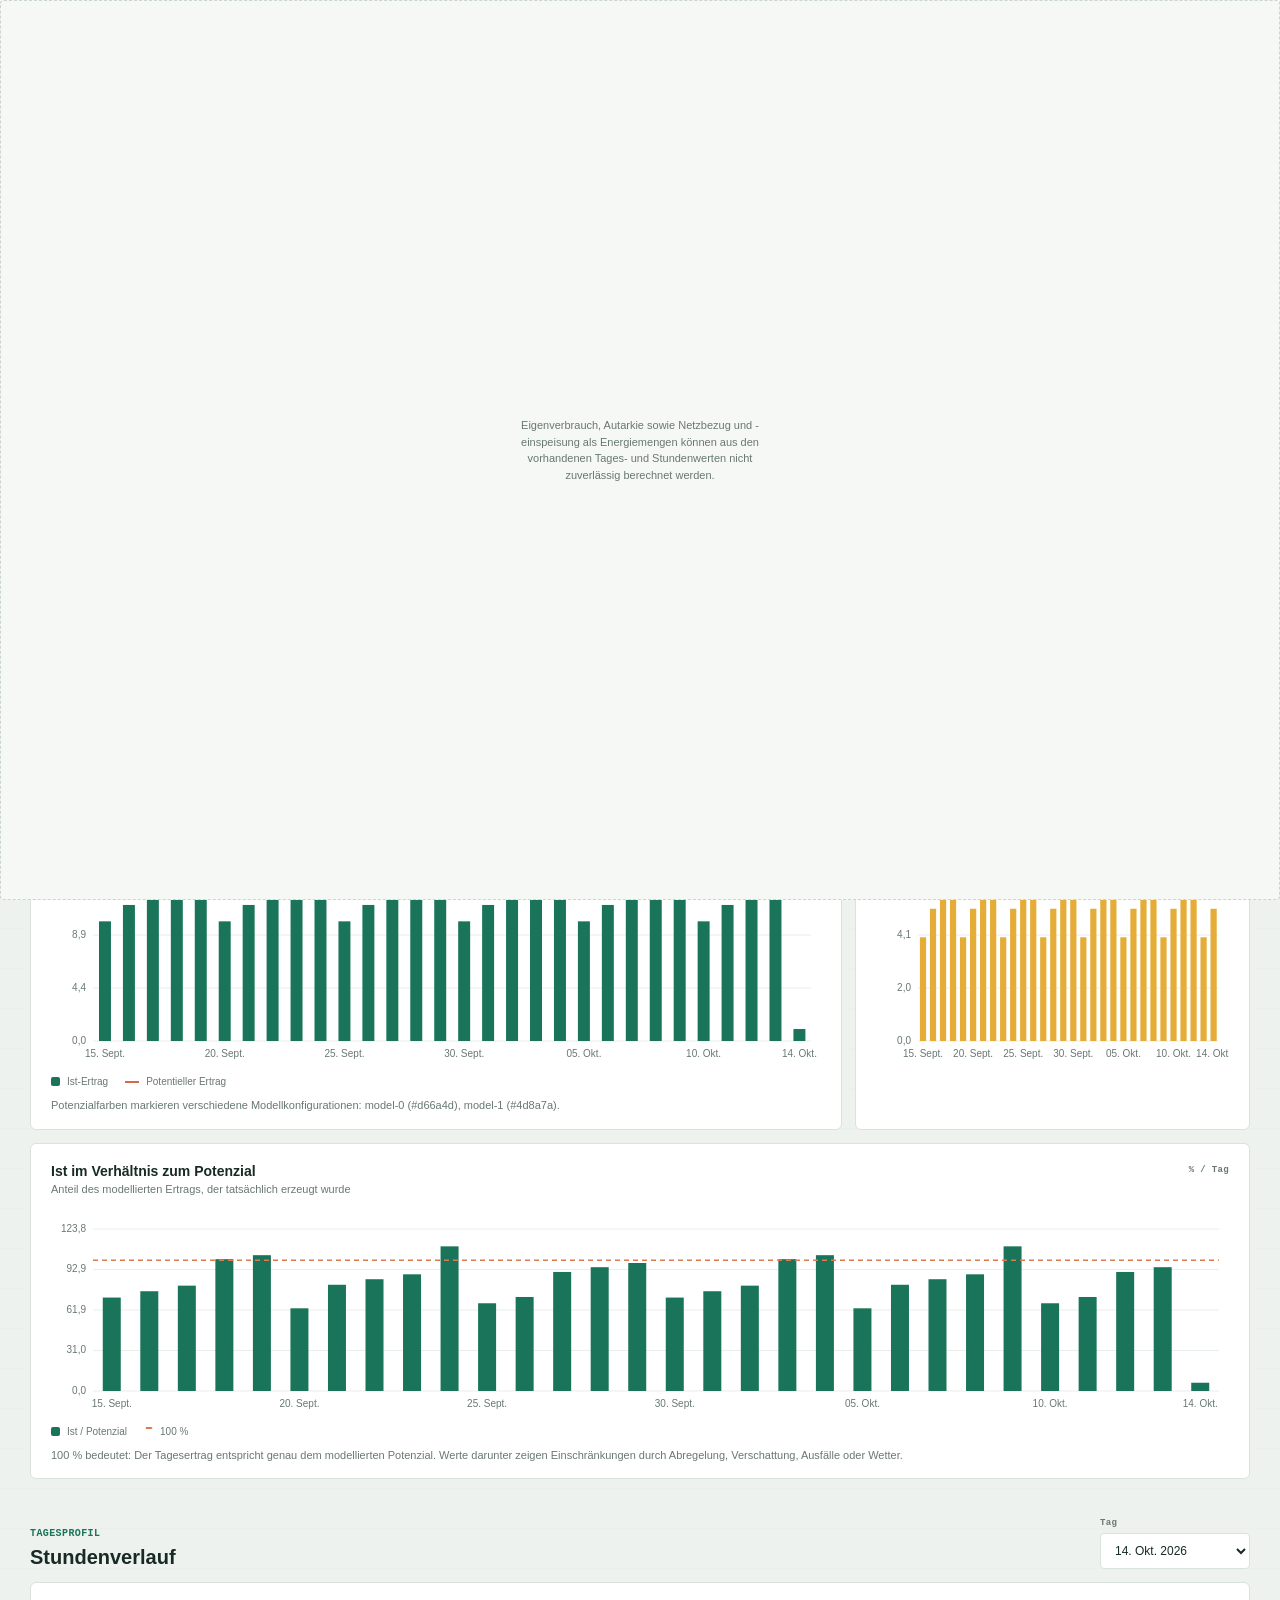
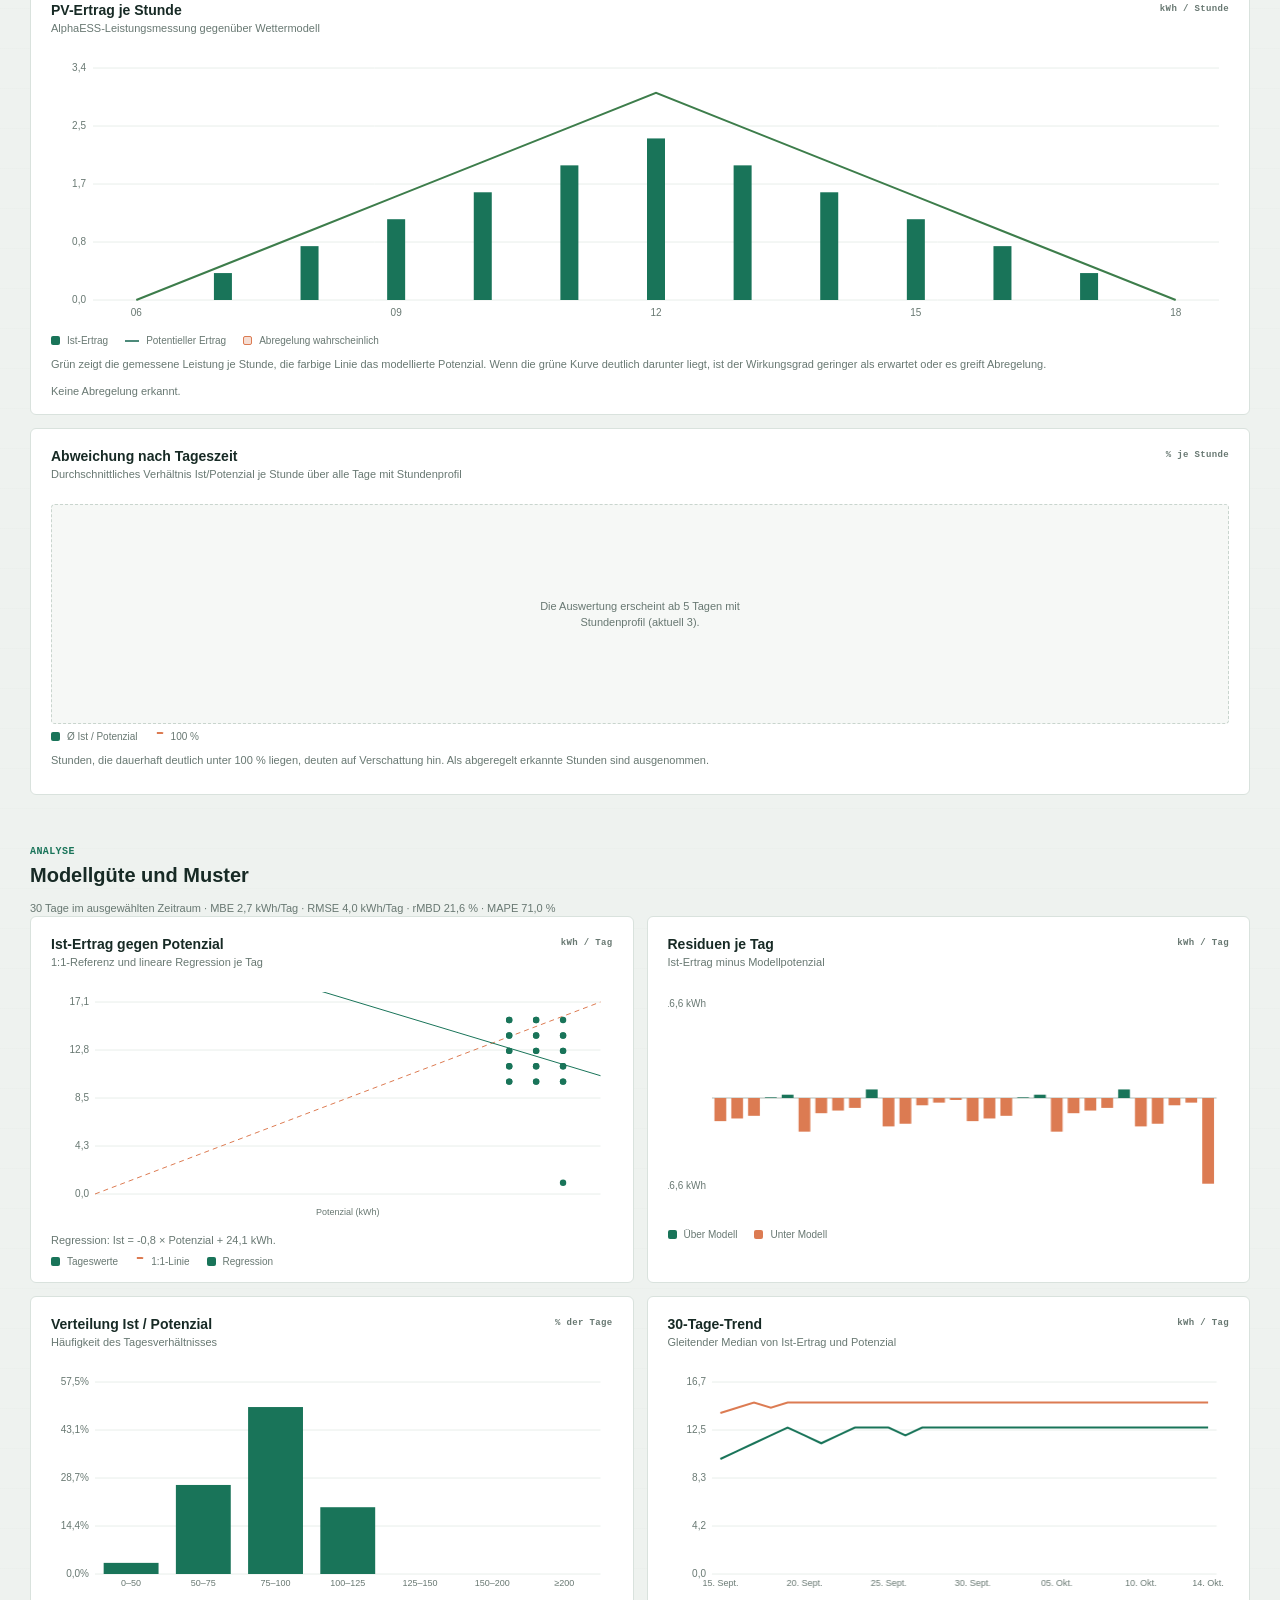
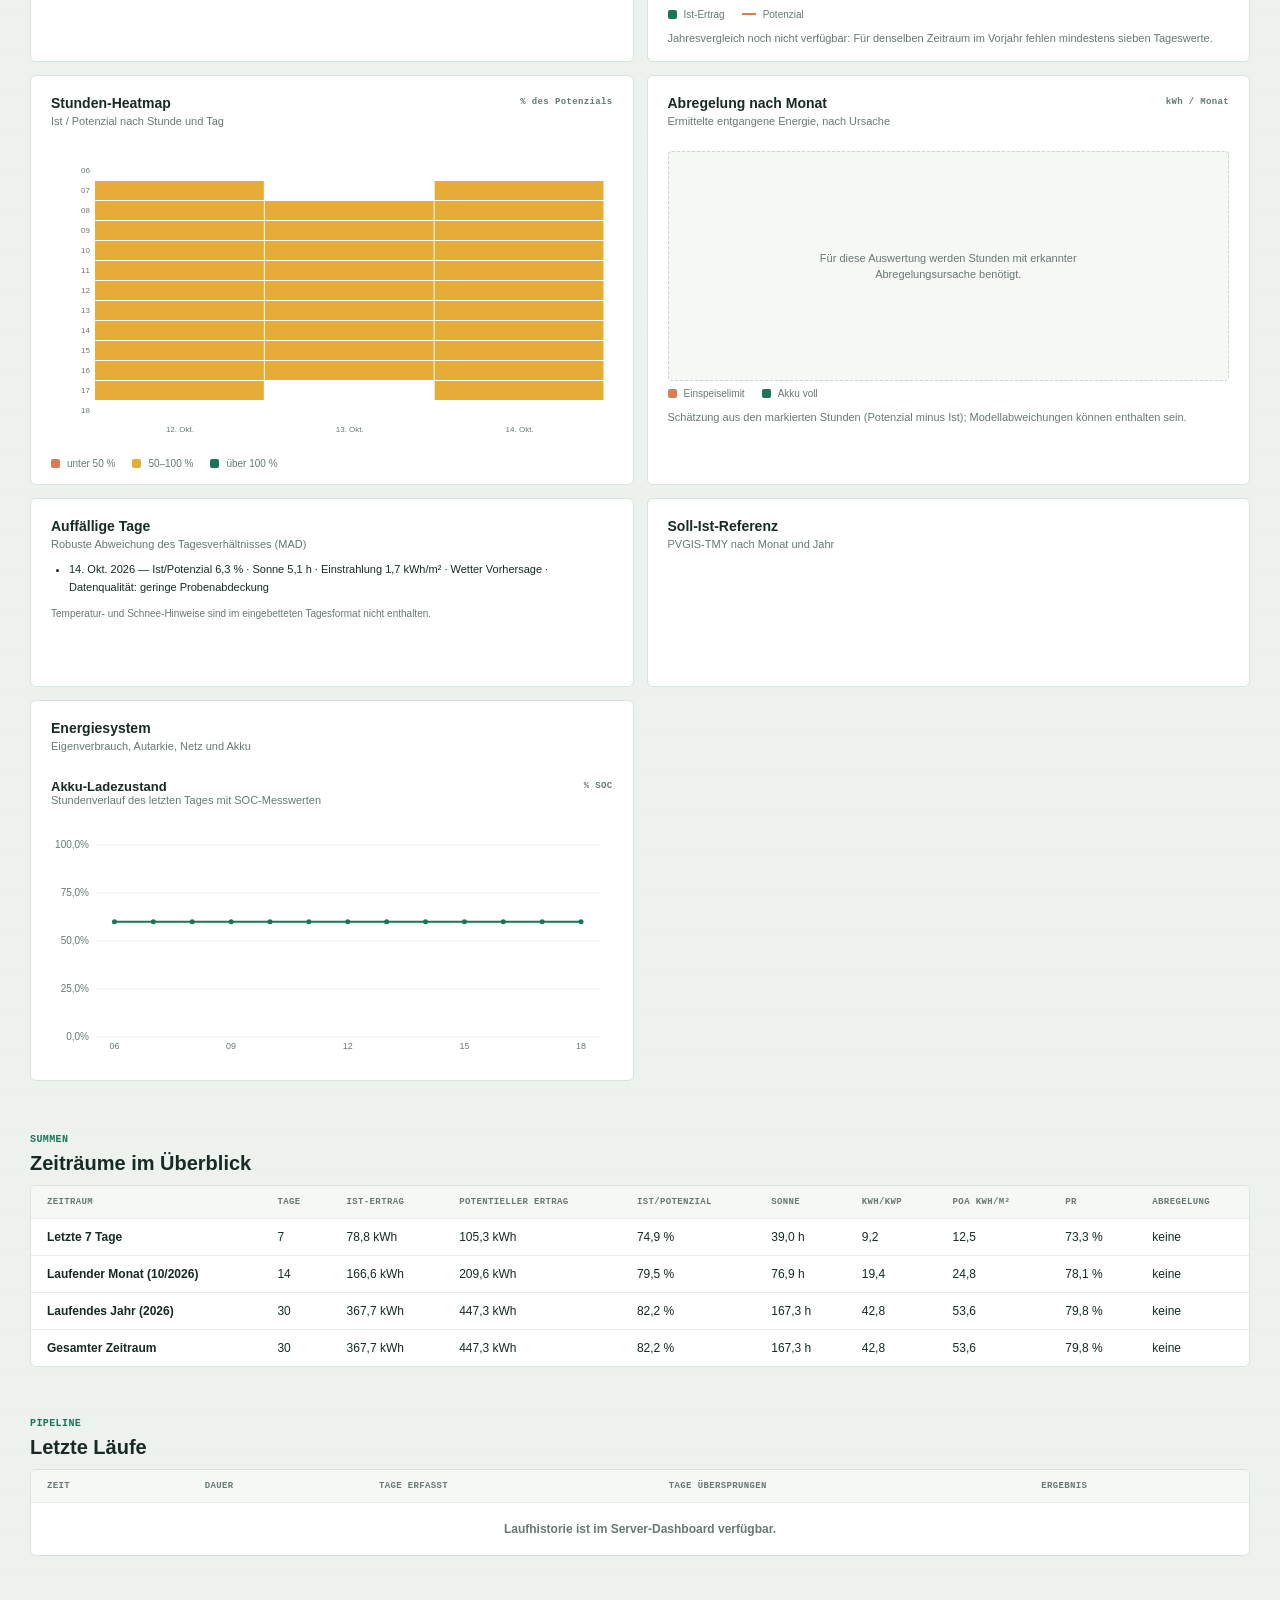
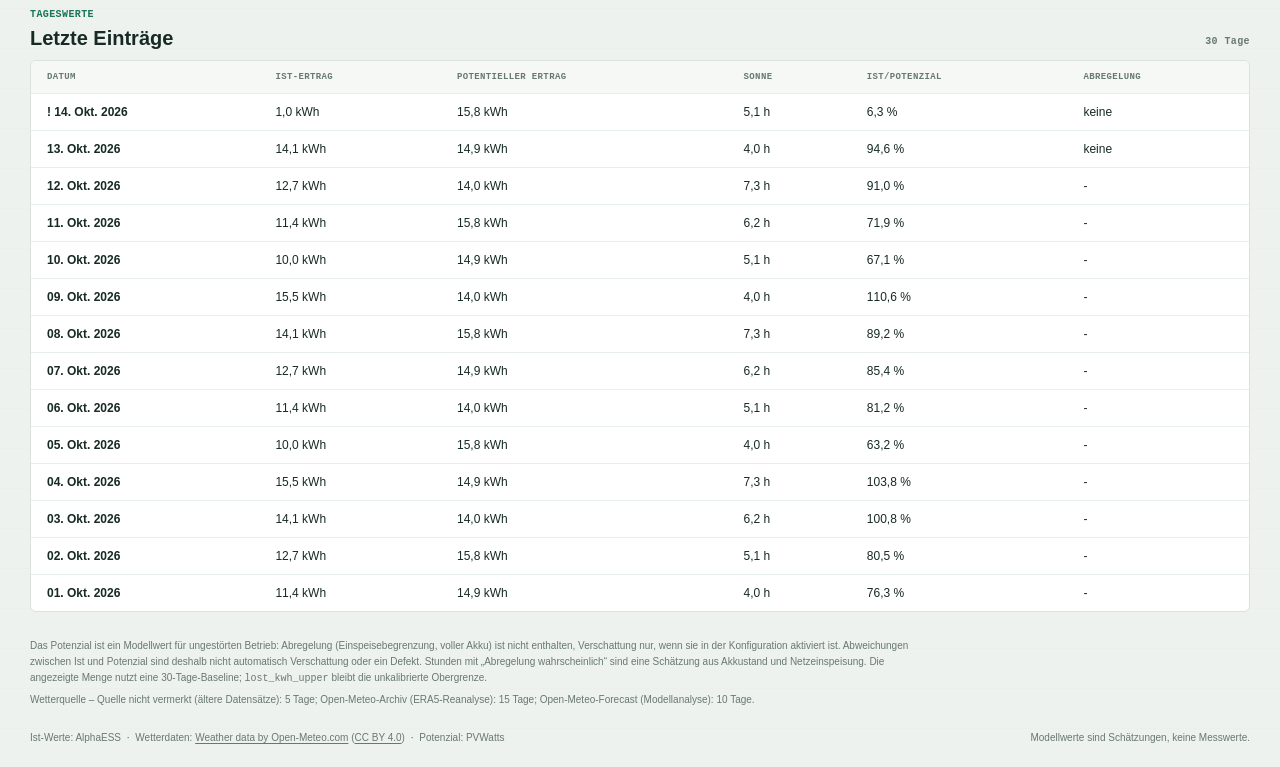
<file: tests/frontend/fixtures/few_hourly.html>
<!doctype html>
<html lang="de">
  <head>
    <meta charset="utf-8">
    <meta name="viewport" content="width=device-width, initial-scale=1">
    <meta name="theme-color" content="#eef2ef">
    <meta name="description" content="Täglicher Überblick über PV-Ertrag, Modellpotenzial und Sonnenscheindauer.">
    <title>PV-Tagesbericht</title>
    <style>
:root {
  color-scheme: light;
  --page: #eef2ef;
  --surface: #fff;
  --surface-soft: #f6f8f6;
  --ink: #172a25;
  --muted: #687872;
  --line: #d9e2dd;
  --green: #197459;
  --green-deep: #123c31;
  --green-pale: #e2f1e8;
  --lime: #d9ef78;
  --orange: #dc7b52;
  --sun: #e5ad38;
  --radius: 6px;
  font-family: "Trebuchet MS", "Segoe UI", sans-serif;
  font-synthesis: none;
  text-rendering: optimizeLegibility;
}

* { box-sizing: border-box; }
body {
  min-width: 320px;
  min-height: 100vh;
  margin: 0;
  color: var(--ink);
  background-color: var(--page);
  background-image: repeating-linear-gradient(0deg, transparent, transparent 39px, rgb(24 64 48 / 2.5%) 40px);
}
button { font: inherit; }
.topbar {
  display: flex;
  min-height: 68px;
  align-items: center;
  justify-content: space-between;
  padding: 0 max(28px, calc((100vw - 1220px) / 2));
  border-bottom: 1px solid var(--line);
  background: rgb(255 255 255 / 86%);
}
.brand { display: inline-flex; align-items: center; gap: 11px; color: inherit; text-decoration: none; }
.brand-mark { display: grid; width: 34px; height: 34px; place-items: center; border-radius: 4px; background: var(--green-deep); color: var(--lime); font-size: 12px; font-weight: 800; letter-spacing: 0.04em; }
.brand-name, .eyebrow, .updated-label, .metric-index, .chart-unit, .history-count { font-family: Consolas, "Courier New", monospace; font-weight: 600; letter-spacing: 0.04em; }
.brand-name { font-size: 11px; }
.brand-divider { padding: 0 6px; color: var(--green); }
.connection-state { display: inline-flex; align-items: center; gap: 8px; color: var(--muted); font-size: 12px; }
.state-dot { width: 8px; height: 8px; border-radius: 50%; background: var(--sun); }
.connection-state[data-state="ready"] .state-dot { background: var(--green); }
.connection-state[data-state="error"] .state-dot { background: var(--orange); }
.dashboard { width: min(1220px, calc(100% - 56px)); margin: 0 auto; }
.page-heading { display: flex; min-height: 188px; align-items: center; justify-content: space-between; gap: 24px; padding: 28px 0 30px; animation: rise-in 420ms ease-out both; }
.eyebrow { margin: 0 0 11px; color: var(--green); font-size: 10px; line-height: 1.5; }
.eyebrow span { padding: 0 5px; color: #a0aea6; }
h1, h2, h3, p { margin-top: 0; }
h1 { margin-bottom: 7px; font-size: 32px; font-weight: 700; letter-spacing: 0; line-height: 1.15; }
.heading-note { margin-bottom: 0; color: var(--muted); font-size: 14px; }
.updated-block { display: grid; min-width: 174px; gap: 8px; justify-items: end; }
.updated-label { color: var(--muted); font-size: 9px; }
.updated-block time { font-size: 13px; font-weight: 700; }
.metrics { display: grid; grid-template-columns: repeat(3, minmax(0, 1fr)); gap: 13px; margin-bottom: 37px; }
.metric { min-width: 0; min-height: 145px; padding: 18px 20px 16px; border: 1px solid var(--line); border-top: 3px solid var(--green); border-radius: var(--radius); background: var(--surface); animation: rise-in 460ms ease-out both; }
.metric:nth-child(2) { border-top-color: var(--orange); animation-delay: 60ms; }
.metric:nth-child(3) { border-top-color: var(--sun); animation-delay: 120ms; }
.metric-heading { display: flex; align-items: center; justify-content: space-between; }
.metric-heading h2 { margin: 0; font-size: 14px; font-weight: 600; }
.metric-index { color: #9ba9a2; font-size: 10px; }
.metric-value { display: flex; align-items: baseline; gap: 8px; margin: 17px 0 5px; font-variant-numeric: tabular-nums; }
.metric-value > span:first-child { font-size: 31px; font-weight: 700; line-height: 1; }
.metric-unit { color: var(--muted); font-family: Consolas, "Courier New", monospace; font-size: 12px; }
.metric-caption { margin: 0; overflow: hidden; color: var(--muted); font-size: 11px; text-overflow: ellipsis; white-space: nowrap; }
.model-warning { padding: 11px 14px; border: 1px solid var(--orange); border-radius: var(--radius); background: var(--surface); color: var(--text); }
.public-status { padding: 9px 12px; border: 1px solid var(--line); border-radius: var(--radius); background: var(--surface); color: var(--muted); font-size: 12px; }
.public-status[data-state="stale"] { border-color: var(--red); color: var(--red); }
.section-heading { display: flex; min-height: 58px; align-items: end; justify-content: space-between; gap: 18px; margin-bottom: 13px; }
.section-heading .eyebrow { margin-bottom: 5px; }
.section-heading h2 { margin-bottom: 0; font-size: 20px; font-weight: 700; }
.chart-actions { display: flex; align-items: center; gap: 10px; }
.range-control { display: inline-flex; gap: 2px; padding: 3px; border: 1px solid var(--line); border-radius: 5px; background: var(--surface); }
.range-control button { min-width: 42px; min-height: 30px; padding: 0 9px; border: 0; border-radius: 3px; background: transparent; color: var(--muted); cursor: pointer; font-size: 11px; font-weight: 600; }
.range-control button[aria-pressed="true"] { background: var(--green-deep); color: #fff; }
.range-control button:focus-visible, .export-button:focus-visible, .brand:focus-visible { outline: 3px solid var(--sun); outline-offset: 2px; }
.export-button { min-height: 38px; padding: 0 13px; border: 1px solid var(--green-deep); border-radius: 4px; background: var(--green-deep); color: #fff; cursor: pointer; font-size: 11px; font-weight: 700; }
.export-button:hover:not(:disabled) { background: var(--green); }
.export-button:disabled { border-color: #b7c5bd; background: #b7c5bd; cursor: not-allowed; }
.charts { display: grid; grid-template-columns: minmax(0, 1.75fr) minmax(260px, 0.85fr); gap: 13px; align-items: stretch; }
.chart-panel { min-width: 0; padding: 19px 20px 15px; border: 1px solid var(--line); border-radius: var(--radius); background: var(--surface); }
.chart-heading { display: flex; min-height: 43px; align-items: start; justify-content: space-between; gap: 10px; }
.chart-heading h3 { margin: 0 0 4px; font-size: 14px; }
.chart-heading p { margin: 0; color: var(--muted); font-size: 11px; }
.chart-unit { padding-top: 2px; color: var(--muted); font-size: 9px; white-space: nowrap; }
.chart-wrap { position: relative; width: 100%; margin-top: 13px; }
.energy-chart-wrap, .sunshine-chart-wrap { height: 250px; }
.charts-single { grid-template-columns: minmax(0, 1fr); margin-top: 13px; }
.ratio-chart-wrap { height: 200px; }
.profile-chart-wrap { height: 220px; }
.analysis-section { margin-top: 34px; }
.analysis-grid { display: grid; grid-template-columns: repeat(2, minmax(0, 1fr)); gap: 13px; }
.analysis-grid .chart-panel { min-width: 0; }
.analysis-subheading { margin-top: 16px; }
.analysis-subheading h4 { margin: 0; font-size: 13px; font-weight: 700; }
.analysis-chart-wrap { height: 230px; }
.analysis-heatmap-wrap { height: 300px; }
.analysis-list { min-height: 110px; color: var(--muted); font-size: 11px; line-height: 1.6; }
.analysis-list ul { margin: 0; padding-left: 18px; color: var(--ink); }
.analysis-list li + li { margin-top: 5px; }
.analysis-list p { margin: 10px 0 0; color: var(--muted); font-size: 10px; }
.analysis-static-empty { position: static; min-height: 110px; }
.regression-swatch { width: 14px; height: 2px; border-radius: 0; background: var(--green); }
.residual-positive { background: var(--green); }
.residual-negative { background: var(--orange); }
.heatmap-low { background: var(--orange); }
.heatmap-mid { background: var(--sun); }
.heatmap-high { background: var(--green); }
.limit-swatch { background: var(--orange); }
.battery-swatch { background: var(--green); }
.hourly-section .chart-panel + .chart-panel { margin-top: 13px; }
.curtailed-swatch { background: rgb(220 123 82 / 25%); border: 1px solid var(--orange); }
.reference-swatch { width: 14px; height: 0; border-top: 2px dashed var(--orange); border-radius: 0; background: none; }
.chart-hint { margin: 10px 0 0; color: var(--muted); font-size: 11px; line-height: 1.5; }
.summary-section { margin-top: 36px; }
.page-notes { margin-top: 26px; color: var(--muted); font-size: 10px; line-height: 1.6; }
.page-notes p { max-width: 900px; margin: 0 0 5px; }
.hourly-section { margin-top: 32px; }
.hourly-heading { align-items: end; }
.hourly-date-label { display: grid; gap: 5px; color: var(--muted); font-family: Consolas, "Courier New", monospace; font-size: 9px; font-weight: 600; letter-spacing: 0.04em; }
.hourly-date-label select { min-width: 150px; min-height: 36px; padding: 0 30px 0 10px; border: 1px solid var(--line); border-radius: 4px; background: var(--surface); color: var(--ink); font: 12px "Trebuchet MS", "Segoe UI", sans-serif; }
.hourly-chart-wrap { height: 270px; }
.chart-wrap canvas { display: block; width: 100%; height: 100%; }
.chart-tooltip { position: absolute; z-index: 3; max-width: min(240px, calc(100% - 12px)); padding: 9px 11px; border: 1px solid #34554a; border-radius: 4px; background: #172a25; color: #fff; box-shadow: 0 5px 18px rgb(18 60 49 / 18%); font-size: 11px; line-height: 1.55; pointer-events: none; transform: translate(-50%, -100%); white-space: pre-line; }
.chart-tooltip[hidden] { display: none; }
.empty-state { position: absolute; inset: 0; display: flex; align-items: center; justify-content: center; flex-direction: column; gap: 8px; padding: 20px; border: 1px dashed #c9d5ce; border-radius: 4px; background: var(--surface-soft); text-align: center; }
.empty-state[hidden] { display: none; }
.empty-mark { display: grid; width: 31px; height: 31px; place-items: center; border-radius: 50%; background: var(--green-pale); color: var(--green-deep); font-family: Consolas, "Courier New", monospace; font-size: 10px; }
.empty-state p { margin: 0; font-size: 13px; font-weight: 700; }
.empty-state > span:last-child { max-width: 260px; color: var(--muted); font-size: 11px; line-height: 1.5; }
.empty-state-compact > span { color: var(--muted); font-size: 12px; }
.legend { display: flex; gap: 17px; padding-top: 7px; color: var(--muted); font-size: 10px; }
.legend span { display: inline-flex; align-items: center; gap: 7px; }
.legend-swatch { width: 9px; height: 9px; border-radius: 2px; }
.actual-swatch { background: var(--green); }
.potential-swatch { width: 14px; height: 2px; border-radius: 0; background: var(--orange); }
.history-section { margin-top: 36px; }
.history-heading { margin-bottom: 10px; }
.history-count { margin: 0 0 3px; color: var(--muted); font-size: 10px; }
.table-scroll { overflow-x: auto; border: 1px solid var(--line); border-radius: var(--radius); background: var(--surface); }
.completeness-section { margin-top: 34px; }
.run-history-section { margin-top: 34px; }
.completeness-legend { display: flex; flex-wrap: wrap; gap: 9px 16px; margin: 0 0 12px; color: var(--muted); font-size: 12px; }
.completeness-legend span { display: inline-flex; align-items: center; gap: 6px; }
.completeness-swatch { width: 12px; height: 12px; display: inline-block; border-radius: 3px; background: var(--green); }
.completeness-flagged { background: var(--sun); }
.completeness-missing { background: var(--red); }
.completeness-skipped { background: #8b9691; }
.completeness-calendar { display: grid; grid-template-columns: repeat(auto-fit, minmax(210px, 1fr)); gap: 12px; }
.completeness-month { min-width: 0; padding: 12px; border: 1px solid var(--line); border-radius: var(--radius); background: var(--surface); }
.completeness-month h3 { margin: 0 0 8px; font-size: 13px; }
.completeness-days { display: grid; grid-template-columns: repeat(7, minmax(0, 1fr)); gap: 3px; }
.completeness-day { min-height: 23px; display: grid; place-items: center; border-radius: 4px; background: var(--green); color: #fff; font: 10px Consolas, monospace; }
.completeness-day.empty { background: transparent; }
.completeness-day.flagged { background: var(--sun); color: #302400; }
.completeness-day.missing { background: var(--red); }
.completeness-day.skipped { background: #8b9691; }
.analysis-reference-summary { display: grid; gap: 8px; padding: 14px; color: var(--muted); font-size: 13px; }
table { width: 100%; border-collapse: collapse; text-align: left; }
th, td { padding: 11px 16px; border-bottom: 1px solid #e8eeea; font-size: 12px; white-space: nowrap; }
th { background: var(--surface-soft); color: var(--muted); font-family: Consolas, "Courier New", monospace; font-size: 9px; font-weight: 600; letter-spacing: 0.04em; text-transform: uppercase; }
tbody tr:last-child td { border-bottom: 0; }
td:not(:first-child) { font-variant-numeric: tabular-nums; }
td:first-child { font-weight: 600; }
.table-empty { padding: 19px 16px; color: var(--muted); text-align: center; }
.page-footer { display: flex; justify-content: space-between; gap: 16px; padding: 19px 0 25px; color: var(--muted); font-size: 10px; }
.page-footer span span { padding: 0 3px; color: var(--green); }
@keyframes rise-in { from { opacity: 0; transform: translateY(8px); } to { opacity: 1; transform: translateY(0); } }
@media (max-width: 760px) {
  .topbar { min-height: 60px; padding: 0 18px; }
  .dashboard { width: calc(100% - 36px); }
  .page-heading { min-height: 160px; }
  .charts { grid-template-columns: 1fr; }
  .analysis-grid { grid-template-columns: 1fr; }
  .sunshine-chart-wrap, .energy-chart-wrap { height: 230px; }
  .hourly-chart-wrap { height: 250px; }
  .ratio-chart-wrap, .profile-chart-wrap, .analysis-chart-wrap { height: 210px; }
  .analysis-heatmap-wrap { height: 270px; }
}
@media (max-width: 540px) {
  .topbar { padding: 0 14px; }
  .connection-state { max-width: 150px; font-size: 10px; }
  .dashboard { width: calc(100% - 28px); }
  .page-heading { min-height: auto; align-items: start; flex-direction: column; gap: 18px; padding: 28px 0 22px; }
  h1 { font-size: 27px; }
  .updated-block { justify-items: start; }
  .metrics { grid-template-columns: 1fr; gap: 9px; margin-bottom: 31px; }
  .metric { min-height: 118px; padding: 14px 16px; }
  .metric-value { margin-top: 12px; }
  .metric-value > span:first-child { font-size: 27px; }
  .section-heading { align-items: start; flex-direction: column; gap: 12px; }
  .chart-actions { width: 100%; justify-content: space-between; flex-wrap: wrap; }
  .range-control button { min-width: 38px; padding: 0 7px; }
  .chart-panel { padding: 16px 13px 13px; }
  .hourly-heading { align-items: start; }
  .hourly-date-label, .hourly-date-label select { width: 100%; }
  .chart-heading p { max-width: 225px; line-height: 1.4; }
  .chart-unit { padding-top: 2px; font-size: 8px; }
  .analysis-grid .legend { flex-wrap: wrap; gap: 9px 13px; }
  .page-footer { flex-direction: column; gap: 7px; }
  th, td { padding: 10px 11px; }
}
@media (prefers-reduced-motion: reduce) {
  *, *::before, *::after { scroll-behavior: auto !important; animation-duration: 0.01ms !important; animation-iteration-count: 1 !important; transition-duration: 0.01ms !important; }
}
.page-footer a { color: inherit; text-decoration: underline; text-underline-offset: 2px; }

</style>
    
  </head>
  <body>
    <header class="topbar">
      <span class="brand">
        <span class="brand-mark" aria-hidden="true">PV</span>
        <span class="brand-name">TAGESBERICHT<span class="brand-divider">/</span>01</span>
      </span>
      <div class="connection-state" id="connection-state" data-state="loading">
        <span class="state-dot" aria-hidden="true"></span>
        <span id="connection-label">Daten werden geladen</span>
      </div>
    </header>

    <main class="dashboard">
      <section class="page-heading" aria-labelledby="page-title">
        <div>
          <p class="eyebrow">ERTRAG <span aria-hidden="true">/</span> MODELL <span aria-hidden="true">/</span> SONNE</p>
          <h1 id="page-title">PV-Tagesbericht</h1>
          <p class="heading-note">Erzeugung, Wetterpotenzial und Sonne im täglichen Vergleich.</p>
        </div>
        <div class="updated-block">
          <span class="updated-label">LETZTER DATENSATZ</span>
          <time id="latest-date">Noch keine Daten</time>
        </div>
      </section>

      <p class="model-warning" id="model-provenance-warning" role="status" hidden></p>
      <p class="public-status" id="public-status" role="status" aria-live="polite" hidden></p>

      <section class="metrics" aria-label="Kennzahlen des letzten Tages">
        <article class="metric metric-actual">
          <div class="metric-heading"><h2>Ist-Ertrag</h2><span class="metric-index">01</span></div>
          <p class="metric-value"><span id="actual-value">-</span><span class="metric-unit">kWh</span></p>
          <p class="metric-caption" id="actual-caption">AlphaESS Tageswert</p>
        </article>
        <article class="metric metric-potential">
          <div class="metric-heading"><h2>Potentieller Ertrag</h2><span class="metric-index">02</span></div>
          <p class="metric-value"><span id="potential-value">-</span><span class="metric-unit">kWh</span></p>
          <p class="metric-caption" id="potential-caption">Wetterbasiertes PV-Modell</p>
        </article>
        <article class="metric metric-sunshine">
          <div class="metric-heading"><h2>Sonnenstunden</h2><span class="metric-index">03</span></div>
          <p class="metric-value"><span id="sunshine-value">-</span><span class="metric-unit">h</span></p>
          <p class="metric-caption">WMO-Sonnenscheindauer</p>
        </article>
        <article class="metric">
          <div class="metric-heading"><h2>Spezifischer Ertrag</h2><span class="metric-index">04</span></div>
          <p class="metric-value"><span id="specific-yield-value">-</span><span class="metric-unit">kWh/kWp</span></p>
          <p class="metric-caption">Ist-Ertrag je installierter Leistung</p>
        </article>
        <article class="metric">
          <div class="metric-heading"><h2>Performance Ratio</h2><span class="metric-index">05</span></div>
          <p class="metric-value"><span id="performance-ratio-value">-</span><span class="metric-unit">%</span></p>
          <p class="metric-caption">Normiert auf Einstrahlung in Modulebene</p>
        </article>
        <article class="metric">
          <div class="metric-heading"><h2>Einstrahlung in Modulebene</h2><span class="metric-index">06</span></div>
          <p class="metric-value"><span id="poa-value">-</span><span class="metric-unit">kWh/m²</span></p>
          <p class="metric-caption">Modulanzahl-gewichtete POA</p>
        </article>
      </section>

      <section class="section-heading" aria-label="Zeitraum und Export">
        <div><p class="eyebrow">VERLAUF</p><h2>Tage im Vergleich</h2></div>
        <div class="chart-actions">
          <div class="range-control" role="group" aria-label="Angezeigter Zeitraum">
            <button type="button" data-range="7" aria-pressed="false">7 T</button>
            <button type="button" data-range="30" aria-pressed="true">30 T</button>
            <button type="button" data-range="90" aria-pressed="false">90 T</button>
            <button type="button" data-range="all" aria-pressed="false">Alle</button>
          </div>
          <button class="export-button" id="export-button" type="button" disabled>CSV exportieren</button>
        </div>
      </section>

      <section class="charts" aria-label="Tägliche Diagramme">
        <article class="chart-panel energy-panel">
          <div class="chart-heading">
            <div><h3>Erzeugte Energie</h3><p>Gemessener Ertrag gegenüber potentieller Erzeugung</p></div>
            <div class="chart-unit">kWh / Tag</div>
          </div>
          <div class="chart-wrap energy-chart-wrap">
            <canvas id="energy-chart" aria-label="Täglicher Ist-Ertrag und potentieller Ertrag. Mit Maus oder Fingertipp Tageswerte anzeigen." role="img" tabindex="0" aria-describedby="energy-tooltip" data-tooltip-id="energy-tooltip"></canvas>
            <div class="chart-tooltip" id="energy-tooltip" role="tooltip" hidden></div>
            <div class="empty-state" id="energy-empty" hidden>
              <span class="empty-mark" aria-hidden="true">01</span>
              <p>Noch keine Tagesdaten</p>
              <span>Der erste Datensatz erscheint nach dem ersten vollständigen Erfassungstag.</span>
            </div>
          </div>
          <div class="legend" aria-label="Diagrammlegende">
            <span><i class="legend-swatch actual-swatch" aria-hidden="true"></i>Ist-Ertrag</span>
            <span><i class="legend-swatch potential-swatch" aria-hidden="true"></i>Potentieller Ertrag</span>
          </div>
          <p class="chart-hint" id="potential-model-note">Das Potenzial wurde mit einer konsistenten Modellkonfiguration berechnet. Gleiche Farben bedeuten gleiche Berechnungsversion.</p>
        </article>
        <article class="chart-panel sunshine-panel">
          <div class="chart-heading">
            <div><h3>Sonnenschein</h3><p>Direkte Strahlung über WMO-Schwelle</p></div>
            <div class="chart-unit">Stunden / Tag</div>
          </div>
          <div class="chart-wrap sunshine-chart-wrap">
            <canvas id="sunshine-chart" aria-label="Tägliche Sonnenstunden. Mit Maus oder Fingertipp Tageswerte anzeigen." role="img" tabindex="0" aria-describedby="sunshine-tooltip" data-tooltip-id="sunshine-tooltip"></canvas>
            <div class="chart-tooltip" id="sunshine-tooltip" role="tooltip" hidden></div>
            <div class="empty-state empty-state-compact" id="sunshine-empty" hidden><span>Noch keine Sonnenscheindaten</span></div>
          </div>
        </article>
      </section>

      <section class="charts charts-single" aria-label="Verhältnis von Ist-Ertrag zu Potenzial">
        <article class="chart-panel ratio-panel">
          <div class="chart-heading">
            <div><h3>Ist im Verhältnis zum Potenzial</h3><p>Anteil des modellierten Ertrags, der tatsächlich erzeugt wurde</p></div>
            <div class="chart-unit">% / Tag</div>
          </div>
          <div class="chart-wrap ratio-chart-wrap">
            <canvas id="ratio-chart" aria-label="Tägliches Verhältnis von Ist-Ertrag zu Potenzial. Mit Maus, Fingertipp oder Pfeiltasten Tageswerte anzeigen." role="img" tabindex="0" aria-describedby="ratio-tooltip" data-tooltip-id="ratio-tooltip"></canvas>
            <div class="chart-tooltip" id="ratio-tooltip" role="tooltip" hidden></div>
            <div class="empty-state empty-state-compact" id="ratio-empty" hidden><span>Noch keine Daten</span></div>
          </div>
          <div class="legend" aria-label="Legende Verhältnis">
            <span><i class="legend-swatch actual-swatch" aria-hidden="true"></i>Ist / Potenzial</span>
            <span><i class="legend-swatch reference-swatch" aria-hidden="true"></i>100 %</span>
          </div>
          <p class="chart-hint">100 % bedeutet: Der Tagesertrag entspricht genau dem modellierten Potenzial. Werte darunter zeigen Einschränkungen durch Abregelung, Verschattung, Ausfälle oder Wetter.</p>
        </article>
      </section>

      <section class="hourly-section" aria-labelledby="hourly-title">
        <div class="section-heading hourly-heading">
          <div><p class="eyebrow">TAGESPROFIL</p><h2 id="hourly-title">Stundenverlauf</h2></div>
          <label class="hourly-date-label" for="hourly-date">Tag
            <select id="hourly-date" disabled aria-label="Tag für Stundenverlauf"></select>
          </label>
        </div>
        <article class="chart-panel hourly-panel">
          <div class="chart-heading">
            <div><h3>PV-Ertrag je Stunde</h3><p>AlphaESS-Leistungsmessung gegenüber Wettermodell</p></div>
            <div class="chart-unit">kWh / Stunde</div>
          </div>
          <div class="chart-wrap hourly-chart-wrap">
            <canvas id="hourly-chart" aria-label="Stündlicher Ist-Ertrag und potentieller Ertrag" role="img" tabindex="0" aria-describedby="hourly-tooltip" data-tooltip-id="hourly-tooltip" hidden></canvas>
            <div class="chart-tooltip" id="hourly-tooltip" role="tooltip" hidden></div>
            <div class="empty-state empty-state-compact" id="hourly-empty">
              <span>Stundenprofile erscheinen ab dem nächsten Erfassungslauf.</span>
            </div>
          </div>
          <div class="legend" aria-label="Stundenchart-Legende">
            <span><i class="legend-swatch actual-swatch" aria-hidden="true"></i>Ist-Ertrag</span>
            <span><i class="legend-swatch potential-swatch" aria-hidden="true"></i>Potentieller Ertrag</span>
            <span id="hourly-curtailed-legend" hidden><i class="legend-swatch curtailed-swatch" aria-hidden="true"></i>Abregelung wahrscheinlich</span>
          </div>
          <p class="chart-hint">Grün zeigt die gemessene Leistung je Stunde, die farbige Linie das modellierte Potenzial. Wenn die grüne Kurve deutlich darunter liegt, ist der Wirkungsgrad geringer als erwartet oder es greift Abregelung.</p>
          <p class="chart-hint" id="hourly-curtailment-note"></p>
        </article>
        <article class="chart-panel profile-panel">
          <div class="chart-heading">
            <div><h3>Abweichung nach Tageszeit</h3><p>Durchschnittliches Verhältnis Ist/Potenzial je Stunde über alle Tage mit Stundenprofil</p></div>
            <div class="chart-unit">% je Stunde</div>
          </div>
          <div class="chart-wrap profile-chart-wrap">
            <canvas id="profile-chart" aria-label="Durchschnittliches Verhältnis von Ist-Ertrag zu Potenzial je Tagesstunde" role="img" tabindex="0" aria-describedby="profile-tooltip" data-tooltip-id="profile-tooltip" hidden></canvas>
            <div class="chart-tooltip" id="profile-tooltip" role="tooltip" hidden></div>
            <div class="empty-state empty-state-compact" id="profile-empty"><span id="profile-empty-text">Die Auswertung erscheint ab 5 Tagen mit Stundenprofil.</span></div>
          </div>
          <div class="legend" aria-label="Legende Tageszeit">
            <span><i class="legend-swatch actual-swatch" aria-hidden="true"></i>Ø Ist / Potenzial</span>
            <span><i class="legend-swatch reference-swatch" aria-hidden="true"></i>100 %</span>
          </div>
          <p class="chart-hint">Stunden, die dauerhaft deutlich unter 100 % liegen, deuten auf Verschattung hin. Als abgeregelt erkannte Stunden sind ausgenommen.</p>
          <p class="chart-hint" id="profile-note"></p>
        </article>
      </section>

      <section class="analysis-section" aria-labelledby="analysis-title">
        <div class="section-heading">
          <div><p class="eyebrow">ANALYSE</p><h2 id="analysis-title">Modellgüte und Muster</h2></div>
        </div>
        <p class="chart-hint" id="analysis-metrics" aria-live="polite"></p>
        <div class="analysis-grid">
          <article class="chart-panel">
            <div class="chart-heading">
              <div><h3>Ist-Ertrag gegen Potenzial</h3><p>1:1-Referenz und lineare Regression je Tag</p></div>
              <div class="chart-unit">kWh / Tag</div>
            </div>
            <div class="chart-wrap analysis-chart-wrap">
              <canvas id="analysis-scatter" aria-label="Streudiagramm Ist-Ertrag gegen Potenzial mit 1 zu 1 Referenz und Regression" role="img" tabindex="0" aria-describedby="analysis-scatter-tooltip" data-tooltip-id="analysis-scatter-tooltip" hidden></canvas>
              <div class="chart-tooltip" id="analysis-scatter-tooltip" role="tooltip" hidden></div>
              <div class="empty-state empty-state-compact" id="analysis-scatter-empty"><span>Für die Auswertung werden mindestens zwei Tage mit Ist- und Potenzialwert benötigt.</span></div>
            </div>
            <p class="chart-hint" id="analysis-regression-note"></p>
            <div class="legend" aria-label="Legende Streudiagramm">
              <span><i class="legend-swatch actual-swatch" aria-hidden="true"></i>Tageswerte</span>
              <span><i class="legend-swatch reference-swatch" aria-hidden="true"></i>1:1-Linie</span>
              <span><i class="legend-swatch regression-swatch" aria-hidden="true"></i>Regression</span>
            </div>
          </article>
          <article class="chart-panel">
            <div class="chart-heading">
              <div><h3>Residuen je Tag</h3><p>Ist-Ertrag minus Modellpotenzial</p></div>
              <div class="chart-unit">kWh / Tag</div>
            </div>
            <div class="chart-wrap analysis-chart-wrap">
              <canvas id="analysis-residuals" aria-label="Tägliche Residuen: Ist-Ertrag minus Potenzial" role="img" tabindex="0" aria-describedby="analysis-residuals-tooltip" data-tooltip-id="analysis-residuals-tooltip" hidden></canvas>
              <div class="chart-tooltip" id="analysis-residuals-tooltip" role="tooltip" hidden></div>
              <div class="empty-state empty-state-compact" id="analysis-residuals-empty"><span>Residuen erscheinen ab zwei vollständigen Tageswerten.</span></div>
            </div>
            <div class="legend" aria-label="Legende Residuen">
              <span><i class="legend-swatch residual-positive" aria-hidden="true"></i>Über Modell</span>
              <span><i class="legend-swatch residual-negative" aria-hidden="true"></i>Unter Modell</span>
            </div>
          </article>
          <article class="chart-panel">
            <div class="chart-heading">
              <div><h3>Verteilung Ist / Potenzial</h3><p>Häufigkeit des Tagesverhältnisses</p></div>
              <div class="chart-unit">% der Tage</div>
            </div>
            <div class="chart-wrap analysis-chart-wrap">
              <canvas id="analysis-histogram" aria-label="Histogramm der täglichen Ist- zu Potenzial-Verhältnisse" role="img" tabindex="0" aria-describedby="analysis-histogram-tooltip" data-tooltip-id="analysis-histogram-tooltip" hidden></canvas>
              <div class="chart-tooltip" id="analysis-histogram-tooltip" role="tooltip" hidden></div>
              <div class="empty-state empty-state-compact" id="analysis-histogram-empty"><span>Das Histogramm erscheint ab drei gültigen Tagesverhältnissen.</span></div>
            </div>
          </article>
          <article class="chart-panel">
            <div class="chart-heading">
              <div><h3>30-Tage-Trend</h3><p>Gleitender Median von Ist-Ertrag und Potenzial</p></div>
              <div class="chart-unit">kWh / Tag</div>
            </div>
            <div class="chart-wrap analysis-chart-wrap">
              <canvas id="analysis-trend" aria-label="Gleitender 30-Tage-Median von Ist-Ertrag und Potenzial" role="img" tabindex="0" aria-describedby="analysis-trend-tooltip" data-tooltip-id="analysis-trend-tooltip" hidden></canvas>
              <div class="chart-tooltip" id="analysis-trend-tooltip" role="tooltip" hidden></div>
              <div class="empty-state empty-state-compact" id="analysis-trend-empty"><span>Für einen Trend werden mindestens sieben Tageswerte benötigt.</span></div>
            </div>
            <div class="legend" aria-label="Legende 30-Tage-Trend">
              <span><i class="legend-swatch actual-swatch" aria-hidden="true"></i>Ist-Ertrag</span>
              <span><i class="legend-swatch potential-swatch" aria-hidden="true"></i>Potenzial</span>
            </div>
            <p class="chart-hint" id="analysis-annual-note"></p>
          </article>
          <article class="chart-panel">
            <div class="chart-heading">
              <div><h3>Stunden-Heatmap</h3><p>Ist / Potenzial nach Stunde und Tag</p></div>
              <div class="chart-unit">% des Potenzials</div>
            </div>
            <div class="chart-wrap analysis-heatmap-wrap">
              <canvas id="analysis-heatmap" aria-label="Heatmap des stündlichen Ist- zu Potenzial-Verhältnisses nach Tag" role="img" tabindex="0" aria-describedby="analysis-heatmap-tooltip" data-tooltip-id="analysis-heatmap-tooltip" hidden></canvas>
              <div class="chart-tooltip" id="analysis-heatmap-tooltip" role="tooltip" hidden></div>
              <div class="empty-state empty-state-compact" id="analysis-heatmap-empty"><span>Für die Heatmap werden gespeicherte Stundenprofile mit Ist- und Potenzialwerten benötigt.</span></div>
            </div>
            <div class="legend" aria-label="Legende Stunden-Heatmap">
              <span><i class="legend-swatch heatmap-low" aria-hidden="true"></i>unter 50 %</span>
              <span><i class="legend-swatch heatmap-mid" aria-hidden="true"></i>50–100 %</span>
              <span><i class="legend-swatch heatmap-high" aria-hidden="true"></i>über 100 %</span>
            </div>
          </article>
          <article class="chart-panel">
            <div class="chart-heading">
              <div><h3>Abregelung nach Monat</h3><p>Ermittelte entgangene Energie, nach Ursache</p></div>
              <div class="chart-unit">kWh / Monat</div>
            </div>
            <div class="chart-wrap analysis-chart-wrap">
              <canvas id="analysis-curtailment" aria-label="Monatliche entgangene Energie durch Einspeiselimit und vollen Akku" role="img" tabindex="0" aria-describedby="analysis-curtailment-tooltip" data-tooltip-id="analysis-curtailment-tooltip" hidden></canvas>
              <div class="chart-tooltip" id="analysis-curtailment-tooltip" role="tooltip" hidden></div>
              <div class="empty-state empty-state-compact" id="analysis-curtailment-empty"><span>Für diese Auswertung werden Stunden mit erkannter Abregelungsursache benötigt.</span></div>
            </div>
            <div class="legend" aria-label="Legende Abregelungsursachen">
              <span><i class="legend-swatch limit-swatch" aria-hidden="true"></i>Einspeiselimit</span>
              <span><i class="legend-swatch battery-swatch" aria-hidden="true"></i>Akku voll</span>
            </div>
            <p class="chart-hint">Schätzung aus den markierten Stunden (Potenzial minus Ist); Modellabweichungen können enthalten sein.</p>
          </article>
          <article class="chart-panel">
            <div class="chart-heading"><div><h3>Auffällige Tage</h3><p>Robuste Abweichung des Tagesverhältnisses (MAD)</p></div></div>
            <div class="analysis-list empty-state-compact" id="analysis-anomalies" aria-live="polite"></div>
          </article>
          <article class="chart-panel">
            <div class="chart-heading"><div><h3>Soll-Ist-Referenz</h3><p>PVGIS-TMY nach Monat und Jahr</p></div></div>
            <div class="empty-state empty-state-compact" id="analysis-reference-empty"><span id="analysis-reference-empty-text">Keine PVGIS-TMY-Referenz vorhanden. Mit <code>python analyze_pv.py</code> lässt sie sich berechnen.</span></div>
            <div class="analysis-reference-summary" id="analysis-reference-summary" hidden></div>
          </article>
          <article class="chart-panel">
            <div class="chart-heading"><div><h3>Energiesystem</h3><p>Eigenverbrauch, Autarkie, Netz und Akku</p></div></div>
            <div class="chart-heading analysis-subheading">
              <div><h4>Akku-Ladezustand</h4><p>Stundenverlauf des letzten Tages mit SOC-Messwerten</p></div>
              <div class="chart-unit">% SOC</div>
            </div>
            <div class="chart-wrap analysis-chart-wrap">
              <canvas id="analysis-soc" aria-label="Stündlicher Akku-Ladezustand" role="img" tabindex="0" aria-describedby="analysis-soc-tooltip" data-tooltip-id="analysis-soc-tooltip" hidden></canvas>
              <div class="chart-tooltip" id="analysis-soc-tooltip" role="tooltip" hidden></div>
              <div class="empty-state empty-state-compact" id="analysis-soc-empty"><span>Keine gespeicherten Akku-Ladezustände für einen Stundenverlauf vorhanden.</span></div>
            </div>
            <div class="empty-state empty-state-compact analysis-static-empty"><span>Eigenverbrauch, Autarkie sowie Netzbezug und -einspeisung als Energiemengen können aus den vorhandenen Tages- und Stundenwerten nicht zuverlässig berechnet werden.</span></div>
          </article>
        </div>
      </section>

      <section class="summary-section" aria-labelledby="summary-title">
        <div class="section-heading history-heading">
          <div><p class="eyebrow">SUMMEN</p><h2 id="summary-title">Zeiträume im Überblick</h2></div>
        </div>
        <div class="table-scroll">
          <table>
            <thead><tr><th scope="col">Zeitraum</th><th scope="col">Tage</th><th scope="col">Ist-Ertrag</th><th scope="col">Potentieller Ertrag</th><th scope="col">Ist/Potenzial</th><th scope="col">Sonne</th><th scope="col">kWh/kWp</th><th scope="col">POA kWh/m²</th><th scope="col">PR</th><th scope="col">Abregelung</th></tr></thead>
            <tbody id="summary-body">
              <tr><td class="table-empty" colspan="10">Summen erscheinen nach dem ersten Datensatz.</td></tr>
            </tbody>
          </table>
        </div>
      </section>

      <section class="completeness-section" aria-labelledby="completeness-title">
        <div class="section-heading history-heading">
          <div><p class="eyebrow">DATENLÜCKEN</p><h2 id="completeness-title">Datenvollständigkeit</h2></div>
          <p class="history-count" id="completeness-summary"></p>
        </div>
        <div class="completeness-legend" aria-label="Legende Datenvollständigkeit">
          <span><i class="completeness-swatch completeness-ok"></i>Vollständig</span>
          <span><i class="completeness-swatch completeness-flagged"></i>Hinweis</span>
          <span><i class="completeness-swatch completeness-missing"></i>Fehlt</span>
          <span><i class="completeness-swatch completeness-skipped"></i>Außerhalb des Backfill-Fensters</span>
        </div>
        <div id="completeness-calendar" class="completeness-calendar" aria-live="polite"></div>
        <p class="chart-hint">Ältere Lücken lassen sich mit einem größeren <code>BACKFILL_MAX_DAYS</code> und <code>--refresh-days</code> nachholen.</p>
      </section>

      <section class="run-history-section" aria-labelledby="run-history-title">
        <div class="section-heading history-heading">
          <div><p class="eyebrow">PIPELINE</p><h2 id="run-history-title">Letzte Läufe</h2></div>
        </div>
        <div class="table-scroll">
          <table>
            <thead><tr><th scope="col">Zeit</th><th scope="col">Dauer</th><th scope="col">Tage erfasst</th><th scope="col">Tage übersprungen</th><th scope="col">Ergebnis</th></tr></thead>
            <tbody id="run-history-body"><tr><td class="table-empty" colspan="5">Laufhistorie ist im Server-Dashboard verfügbar.</td></tr></tbody>
          </table>
        </div>
      </section>

      <section class="history-section" aria-labelledby="history-title">
        <div class="section-heading history-heading">
          <div><p class="eyebrow">TAGESWERTE</p><h2 id="history-title">Letzte Einträge</h2></div>
          <p class="history-count" id="history-count">0 Tage</p>
        </div>
        <div class="table-scroll">
          <table>
            <thead><tr><th scope="col">Datum</th><th scope="col">Ist-Ertrag</th><th scope="col">Potentieller Ertrag</th><th scope="col">Sonne</th><th scope="col">Ist/Potenzial</th><th scope="col">Abregelung</th></tr></thead>
            <tbody id="history-body">
              <tr><td class="table-empty" colspan="6">Die Tageshistorie wird nach dem ersten Lauf hier angezeigt.</td></tr>
            </tbody>
          </table>
        </div>
      </section>

      <div class="page-notes">
        <p>Das Potenzial ist ein Modellwert für ungestörten Betrieb: Abregelung (Einspeisebegrenzung, voller Akku) ist nicht enthalten, Verschattung nur, wenn sie in der Konfiguration aktiviert ist. Abweichungen zwischen Ist und Potenzial sind deshalb nicht automatisch Verschattung oder ein Defekt. Stunden mit „Abregelung wahrscheinlich“ sind eine Schätzung aus Akkustand und Netzeinspeisung. Die angezeigte Menge nutzt eine 30-Tage-Baseline; <code>lost_kwh_upper</code> bleibt die unkalibrierte Obergrenze.</p>
        <p id="source-note"></p>
      </div>

      <footer class="page-footer">
        <span>Ist-Werte: AlphaESS <span aria-hidden="true">·</span> Wetterdaten: <a href="https://open-meteo.com/" target="_blank" rel="noopener noreferrer">Weather data by Open-Meteo.com</a> (<a href="https://creativecommons.org/licenses/by/4.0/" target="_blank" rel="noopener noreferrer">CC BY 4.0</a>) <span aria-hidden="true">·</span> Potenzial: PVWatts</span>
        <span>Modellwerte sind Schätzungen, keine Messwerte.</span>
      </footer>
    </main>
  <script>window.PV_DAILY_DATA = {"installed_kwp":8.6,"records":[{"date":"2026-09-15","actual_kwh":10.0,"potential_kwh":14.0,"sunshine_hours":4.0,"poa_kwh_m2":1.5,"config_hash":"model-0"},{"date":"2026-09-16","actual_kwh":11.37,"potential_kwh":14.91,"sunshine_hours":5.1,"poa_kwh_m2":1.7,"config_hash":"model-0"},{"date":"2026-09-17","actual_kwh":12.74,"potential_kwh":15.82,"sunshine_hours":6.2,"poa_kwh_m2":1.9,"config_hash":"model-0"},{"date":"2026-09-18","actual_kwh":14.11,"potential_kwh":14.0,"sunshine_hours":7.3,"poa_kwh_m2":2.1,"config_hash":"model-0"},{"date":"2026-09-19","actual_kwh":15.48,"potential_kwh":14.91,"sunshine_hours":4.0,"poa_kwh_m2":1.5,"config_hash":"model-0"},{"date":"2026-09-20","actual_kwh":10.0,"potential_kwh":15.82,"sunshine_hours":5.1,"poa_kwh_m2":1.7,"config_hash":"model-0","weather_source":"archive"},{"date":"2026-09-21","actual_kwh":11.37,"potential_kwh":14.0,"sunshine_hours":6.2,"poa_kwh_m2":1.9,"config_hash":"model-0","weather_source":"archive"},{"date":"2026-09-22","actual_kwh":12.74,"potential_kwh":14.91,"sunshine_hours":7.3,"poa_kwh_m2":2.1,"config_hash":"model-0","weather_source":"archive"},{"date":"2026-09-23","actual_kwh":14.11,"potential_kwh":15.82,"sunshine_hours":4.0,"poa_kwh_m2":1.5,"config_hash":"model-0","weather_source":"archive"},{"date":"2026-09-24","actual_kwh":15.48,"potential_kwh":14.0,"sunshine_hours":5.1,"poa_kwh_m2":1.7,"config_hash":"model-0","weather_source":"archive"},{"date":"2026-09-25","actual_kwh":10.0,"potential_kwh":14.91,"sunshine_hours":6.2,"poa_kwh_m2":1.9,"config_hash":"model-0","weather_source":"archive"},{"date":"2026-09-26","actual_kwh":11.37,"potential_kwh":15.82,"sunshine_hours":7.3,"poa_kwh_m2":2.1,"config_hash":"model-0","weather_source":"archive"},{"date":"2026-09-27","actual_kwh":12.74,"potential_kwh":14.0,"sunshine_hours":4.0,"poa_kwh_m2":1.5,"config_hash":"model-0","weather_source":"archive"},{"date":"2026-09-28","actual_kwh":14.11,"potential_kwh":14.91,"sunshine_hours":5.1,"poa_kwh_m2":1.7,"config_hash":"model-0","weather_source":"archive"},{"date":"2026-09-29","actual_kwh":15.48,"potential_kwh":15.82,"sunshine_hours":6.2,"poa_kwh_m2":1.9,"config_hash":"model-0","weather_source":"archive"},{"date":"2026-09-30","actual_kwh":10.0,"potential_kwh":14.0,"sunshine_hours":7.3,"poa_kwh_m2":2.1,"config_hash":"model-1","weather_source":"archive"},{"date":"2026-10-01","actual_kwh":11.37,"potential_kwh":14.91,"sunshine_hours":4.0,"poa_kwh_m2":1.5,"config_hash":"model-1","weather_source":"archive"},{"date":"2026-10-02","actual_kwh":12.74,"potential_kwh":15.82,"sunshine_hours":5.1,"poa_kwh_m2":1.7,"config_hash":"model-1","weather_source":"archive"},{"date":"2026-10-03","actual_kwh":14.11,"potential_kwh":14.0,"sunshine_hours":6.2,"poa_kwh_m2":1.9,"config_hash":"model-1","weather_source":"archive"},{"date":"2026-10-04","actual_kwh":15.48,"potential_kwh":14.91,"sunshine_hours":7.3,"poa_kwh_m2":2.1,"config_hash":"model-1","weather_source":"archive"},{"date":"2026-10-05","actual_kwh":10.0,"potential_kwh":15.82,"sunshine_hours":4.0,"poa_kwh_m2":1.5,"config_hash":"model-1","weather_source":"forecast"},{"date":"2026-10-06","actual_kwh":11.37,"potential_kwh":14.0,"sunshine_hours":5.1,"poa_kwh_m2":1.7,"config_hash":"model-1","weather_source":"forecast"},{"date":"2026-10-07","actual_kwh":12.74,"potential_kwh":14.91,"sunshine_hours":6.2,"poa_kwh_m2":1.9,"config_hash":"model-1","weather_source":"forecast"},{"date":"2026-10-08","actual_kwh":14.11,"potential_kwh":15.82,"sunshine_hours":7.3,"poa_kwh_m2":2.1,"config_hash":"model-1","weather_source":"forecast"},{"date":"2026-10-09","actual_kwh":15.48,"potential_kwh":14.0,"sunshine_hours":4.0,"poa_kwh_m2":1.5,"config_hash":"model-1","weather_source":"forecast"},{"date":"2026-10-10","actual_kwh":10.0,"potential_kwh":14.91,"sunshine_hours":5.1,"poa_kwh_m2":1.7,"config_hash":"model-1","weather_source":"forecast"},{"date":"2026-10-11","actual_kwh":11.37,"potential_kwh":15.82,"sunshine_hours":6.2,"poa_kwh_m2":1.9,"config_hash":"model-1","weather_source":"forecast"},{"date":"2026-10-12","actual_kwh":12.74,"potential_kwh":14.0,"sunshine_hours":7.3,"poa_kwh_m2":2.1,"config_hash":"model-1","weather_source":"forecast","hourly":[{"hour":"06:00","actual_kwh":0.0,"potential_kwh":0.0},{"hour":"07:00","actual_kwh":0.37,"potential_kwh":0.5},{"hour":"08:00","actual_kwh":0.74,"potential_kwh":1.0},{"hour":"09:00","actual_kwh":1.11,"potential_kwh":1.5},{"hour":"10:00","actual_kwh":1.48,"potential_kwh":2.0},{"hour":"11:00","actual_kwh":1.85,"potential_kwh":2.5},{"hour":"12:00","actual_kwh":2.22,"potential_kwh":3.0},{"hour":"13:00","actual_kwh":1.85,"potential_kwh":2.5},{"hour":"14:00","actual_kwh":1.48,"potential_kwh":2.0},{"hour":"15:00","actual_kwh":1.11,"potential_kwh":1.5},{"hour":"16:00","actual_kwh":0.74,"potential_kwh":1.0},{"hour":"17:00","actual_kwh":0.37,"potential_kwh":0.5},{"hour":"18:00","actual_kwh":0.0,"potential_kwh":0.0}]},{"date":"2026-10-13","actual_kwh":14.11,"potential_kwh":14.91,"sunshine_hours":4.0,"poa_kwh_m2":1.5,"config_hash":"model-1","weather_source":"forecast","hourly":[{"hour":"06:00","actual_kwh":0.0,"potential_kwh":0.0,"soc_pct":60.0,"feed_in_w":800.0,"feed_in_signed_w":800.0},{"hour":"07:00","actual_kwh":null,"potential_kwh":0.5,"soc_pct":60.0,"feed_in_w":800.0,"feed_in_signed_w":800.0},{"hour":"08:00","actual_kwh":0.76,"potential_kwh":1.0,"soc_pct":60.0,"feed_in_w":800.0,"feed_in_signed_w":800.0},{"hour":"09:00","actual_kwh":1.14,"potential_kwh":1.5,"soc_pct":60.0,"feed_in_w":800.0,"feed_in_signed_w":800.0},{"hour":"10:00","actual_kwh":1.52,"potential_kwh":2.0,"soc_pct":60.0,"feed_in_w":800.0,"feed_in_signed_w":800.0},{"hour":"11:00","actual_kwh":1.9,"potential_kwh":2.5,"soc_pct":60.0,"feed_in_w":800.0,"feed_in_signed_w":800.0},{"hour":"12:00","actual_kwh":2.28,"potential_kwh":3.0,"soc_pct":60.0,"feed_in_w":800.0,"feed_in_signed_w":800.0},{"hour":"13:00","actual_kwh":1.9,"potential_kwh":2.5,"soc_pct":60.0,"feed_in_w":800.0,"feed_in_signed_w":800.0},{"hour":"14:00","actual_kwh":1.52,"potential_kwh":2.0,"soc_pct":60.0,"feed_in_w":800.0,"feed_in_signed_w":800.0},{"hour":"15:00","actual_kwh":1.14,"potential_kwh":1.5,"soc_pct":60.0,"feed_in_w":800.0,"feed_in_signed_w":800.0},{"hour":"16:00","actual_kwh":0.76,"potential_kwh":1.0,"soc_pct":60.0,"feed_in_w":800.0,"feed_in_signed_w":800.0},{"hour":"17:00","actual_kwh":null,"potential_kwh":0.5,"soc_pct":60.0,"feed_in_w":800.0,"feed_in_signed_w":800.0},{"hour":"18:00","actual_kwh":0.0,"potential_kwh":0.0,"soc_pct":60.0,"feed_in_w":800.0,"feed_in_signed_w":800.0}],"signals_checked":true,"curtailment":{"hours":0,"lost_kwh":0.0,"lost_kwh_upper":0.0}},{"date":"2026-10-14","actual_kwh":1.0,"potential_kwh":15.82,"sunshine_hours":5.1,"poa_kwh_m2":1.7,"config_hash":"model-1","quality":{"n_samples":180,"coverage":0.7,"integral_kwh":8,"integral_ratio":0.8,"flags":["low_coverage"]},"weather_source":"forecast","hourly":[{"hour":"06:00","actual_kwh":0.0,"potential_kwh":0.0,"soc_pct":60.0,"feed_in_w":800.0,"feed_in_signed_w":800.0},{"hour":"07:00","actual_kwh":0.39,"potential_kwh":0.5,"soc_pct":60.0,"feed_in_w":800.0,"feed_in_signed_w":800.0},{"hour":"08:00","actual_kwh":0.78,"potential_kwh":1.0,"soc_pct":60.0,"feed_in_w":800.0,"feed_in_signed_w":800.0},{"hour":"09:00","actual_kwh":1.17,"potential_kwh":1.5,"soc_pct":60.0,"feed_in_w":800.0,"feed_in_signed_w":800.0},{"hour":"10:00","actual_kwh":1.56,"potential_kwh":2.0,"soc_pct":60.0,"feed_in_w":800.0,"feed_in_signed_w":800.0},{"hour":"11:00","actual_kwh":1.95,"potential_kwh":2.5,"soc_pct":60.0,"feed_in_w":800.0,"feed_in_signed_w":800.0},{"hour":"12:00","actual_kwh":2.34,"potential_kwh":3.0,"soc_pct":60.0,"feed_in_w":800.0,"feed_in_signed_w":800.0},{"hour":"13:00","actual_kwh":1.95,"potential_kwh":2.5,"soc_pct":60.0,"feed_in_w":800.0,"feed_in_signed_w":800.0},{"hour":"14:00","actual_kwh":1.56,"potential_kwh":2.0,"soc_pct":60.0,"feed_in_w":800.0,"feed_in_signed_w":800.0},{"hour":"15:00","actual_kwh":1.17,"potential_kwh":1.5,"soc_pct":60.0,"feed_in_w":800.0,"feed_in_signed_w":800.0},{"hour":"16:00","actual_kwh":0.78,"potential_kwh":1.0,"soc_pct":60.0,"feed_in_w":800.0,"feed_in_signed_w":800.0},{"hour":"17:00","actual_kwh":0.39,"potential_kwh":0.5,"soc_pct":60.0,"feed_in_w":800.0,"feed_in_signed_w":800.0},{"hour":"18:00","actual_kwh":0.0,"potential_kwh":0.0,"soc_pct":60.0,"feed_in_w":800.0,"feed_in_signed_w":800.0}],"signals_checked":true,"curtailment":{"hours":0,"lost_kwh":0.0,"lost_kwh_upper":0.0}}]};</script>
<script>
"use strict";

const numberFormat = new Intl.NumberFormat("de-DE", { minimumFractionDigits: 1, maximumFractionDigits: 1 });
const dateFormat = new Intl.DateTimeFormat("de-DE", { day: "2-digit", month: "short", year: "numeric", timeZone: "UTC" });
const shortDateFormat = new Intl.DateTimeFormat("de-DE", { day: "2-digit", month: "short", timeZone: "UTC" });

const MIN_DAYS_FOR_HOUR_PROFILE = 5;
const MIN_POTENTIAL_FOR_HOUR_PROFILE = 0.05; // kWh je Stunde über alle Tage; darunter ist das Verhältnis nur Rauschen
const GREEN = "#197459";
const SUN = "#e5ad38";
const ORANGE = "#dc7b52";
const POTENTIAL_MODEL_PALETTE = [
  "#dc7b52",
  "#2f7aa6",
  "#7c9d3a",
  "#8a57a2",
  "#d66a4d",
  "#4d8a7a",
  "#c77a13",
  "#6a5cc7",
  "#a24f63",
  "#3d7d4b",
];
const CURTAILED_BAND = "rgba(220, 123, 82, 0.2)";
const CURTAILMENT_REASONS = { limit: "Einspeiselimit erreicht", battery: "Akku voll" };

let records = Array.isArray(window.PV_DAILY_DATA?.records) ? window.PV_DAILY_DATA.records : [];
let activeRange = 30;

const elements = {
  connection: document.querySelector("#connection-state"),
  connectionLabel: document.querySelector("#connection-label"),
  publicStatus: document.querySelector("#public-status"),
  latestDate: document.querySelector("#latest-date"),
  actualValue: document.querySelector("#actual-value"),
  actualCaption: document.querySelector("#actual-caption"),
  potentialValue: document.querySelector("#potential-value"),
  potentialCaption: document.querySelector("#potential-caption"),
  sunshineValue: document.querySelector("#sunshine-value"),
  specificYieldValue: document.querySelector("#specific-yield-value"),
  performanceRatioValue: document.querySelector("#performance-ratio-value"),
  poaValue: document.querySelector("#poa-value"),
  modelWarning: document.querySelector("#model-provenance-warning"),
  energyCanvas: document.querySelector("#energy-chart"),
  sunshineCanvas: document.querySelector("#sunshine-chart"),
  ratioCanvas: document.querySelector("#ratio-chart"),
  hourlyCanvas: document.querySelector("#hourly-chart"),
  profileCanvas: document.querySelector("#profile-chart"),
  hourlyEmpty: document.querySelector("#hourly-empty"),
  hourlySelect: document.querySelector("#hourly-date"),
  profileEmpty: document.querySelector("#profile-empty"),
  profileEmptyText: document.querySelector("#profile-empty-text"),
  profileNote: document.querySelector("#profile-note"),
  analysisScatter: document.querySelector("#analysis-scatter"),
  analysisScatterEmpty: document.querySelector("#analysis-scatter-empty"),
  analysisResiduals: document.querySelector("#analysis-residuals"),
  analysisResidualsEmpty: document.querySelector("#analysis-residuals-empty"),
  analysisHistogram: document.querySelector("#analysis-histogram"),
  analysisHistogramEmpty: document.querySelector("#analysis-histogram-empty"),
  analysisTrend: document.querySelector("#analysis-trend"),
  analysisTrendEmpty: document.querySelector("#analysis-trend-empty"),
  analysisHeatmap: document.querySelector("#analysis-heatmap"),
  analysisHeatmapEmpty: document.querySelector("#analysis-heatmap-empty"),
  analysisCurtailment: document.querySelector("#analysis-curtailment"),
  analysisCurtailmentEmpty: document.querySelector("#analysis-curtailment-empty"),
  analysisSoc: document.querySelector("#analysis-soc"),
  analysisSocEmpty: document.querySelector("#analysis-soc-empty"),
  analysisMetrics: document.querySelector("#analysis-metrics"),
  analysisReferenceEmpty: document.querySelector("#analysis-reference-empty"),
  analysisReferenceEmptyText: document.querySelector("#analysis-reference-empty-text"),
  analysisReferenceSummary: document.querySelector("#analysis-reference-summary"),
  regressionNote: document.querySelector("#analysis-regression-note"),
  annualNote: document.querySelector("#analysis-annual-note"),
  anomalies: document.querySelector("#analysis-anomalies"),
  hourlyCurtailmentNote: document.querySelector("#hourly-curtailment-note"),
  hourlyCurtailedLegend: document.querySelector("#hourly-curtailed-legend"),
  energyEmpty: document.querySelector("#energy-empty"),
  sunshineEmpty: document.querySelector("#sunshine-empty"),
  ratioEmpty: document.querySelector("#ratio-empty"),
  historyBody: document.querySelector("#history-body"),
  historyCount: document.querySelector("#history-count"),
  summaryBody: document.querySelector("#summary-body"),
  completenessSection: document.querySelector(".completeness-section"),
  completenessCalendar: document.querySelector("#completeness-calendar"),
  completenessSummary: document.querySelector("#completeness-summary"),
  runHistoryBody: document.querySelector("#run-history-body"),
  sourceNote: document.querySelector("#source-note"),
  exportButton: document.querySelector("#export-button"),
};

/* ------------------------------------------------------------------ Hilfsfunktionen */

function formatNumber(value) {
  if (value === null || value === undefined || value === "") return "-";
  return Number.isFinite(Number(value)) ? numberFormat.format(Number(value)) : "-";
}

function formatDate(value) {
  return dateFormat.format(new Date(`${value}T12:00:00Z`));
}

function formatShortDate(value) {
  return shortDateFormat.format(new Date(`${value}T12:00:00Z`));
}

function addDays(isoDate, days) {
  const date = new Date(`${isoDate}T12:00:00Z`);
  date.setUTCDate(date.getUTCDate() + days);
  return date.toISOString().slice(0, 10);
}

function ratioPercent(actual, potential) {
  if (actual === null || actual === undefined || actual === "" || potential === null || potential === undefined || potential === "") return null;
  const a = Number(actual);
  const p = Number(potential);
  return Number.isFinite(a) && Number.isFinite(p) && p > 0 ? (a / p) * 100 : null;
}

function sumOf(items, key) {
  return items.reduce((total, item) => total + (Number(item[key]) || 0), 0);
}

function visibleRecords() {
  return activeRange === "all" ? records : records.slice(-activeRange);
}

/* ------------------------------------------------------------ Tooltips (Maus, Touch, Tastatur) */

function tooltipFor(canvas) {
  return document.getElementById(canvas.dataset.tooltipId);
}

function hideTooltip(canvas) {
  const tooltip = tooltipFor(canvas);
  if (tooltip) tooltip.hidden = true;
  if (canvas.pvChart) canvas.pvChart.activeIndex = null;
}

function showTooltip(canvas, index, pointerY) {
  const chart = canvas.pvChart;
  const tooltip = tooltipFor(canvas);
  if (!chart || !tooltip || !chart.data.length) return;

  const bounds = canvas.getBoundingClientRect();
  const slotWidth = (bounds.width - chart.left - chart.right) / chart.data.length;
  const safeIndex = Math.max(0, Math.min(chart.data.length - 1, index));
  const item = chart.data[safeIndex];
  chart.activeIndex = safeIndex;

  const lines = chart.tooltipLines
    ? chart.tooltipLines(item)
    : [
        chart.title(item),
        `${chart.label}: ${formatNumber(item[chart.valueKey])} ${chart.unit}`,
        ...(chart.comparisonKey ? [`${chart.comparisonLabel}: ${formatNumber(item[chart.comparisonKey])} ${chart.unit}`] : []),
        ...(chart.extraLine && chart.extraLine(item) ? [chart.extraLine(item)] : []),
      ];
  tooltip.textContent = lines.join("\n");
  tooltip.hidden = false;

  const center = chart.left + slotWidth * (safeIndex + 0.5);
  const halfTooltip = tooltip.offsetWidth / 2;
  const left = Math.max(halfTooltip + 6, Math.min(bounds.width - halfTooltip - 6, center));
  const y = Math.max(tooltip.offsetHeight + 8, pointerY ?? bounds.height * 0.45);
  tooltip.style.left = `${left}px`;
  tooltip.style.top = `${y}px`;
}

function bindChartInteraction(canvas) {
  if (canvas.dataset.interactionBound) return;
  canvas.dataset.interactionBound = "true";

  canvas.addEventListener("pointermove", (event) => {
    const chart = canvas.pvChart;
    if (!chart?.data.length) return hideTooltip(canvas);
    const bounds = canvas.getBoundingClientRect();
    const x = event.clientX - bounds.left;
    if (x < chart.left || x > bounds.width - chart.right) return hideTooltip(canvas);
    const index = chart.pickIndex
      ? chart.pickIndex(x, event.clientY - bounds.top, bounds)
      : Math.floor((x - chart.left) / ((bounds.width - chart.left - chart.right) / chart.data.length));
    if (index === null || index === undefined || index < 0) return hideTooltip(canvas);
    showTooltip(canvas, index, event.clientY - bounds.top - 10);
  });
  canvas.addEventListener("pointerleave", () => hideTooltip(canvas));
  canvas.addEventListener("blur", () => hideTooltip(canvas));
  canvas.addEventListener("focus", () => {
    const chart = canvas.pvChart;
    if (!chart?.data.length) return;
    let keyboardFocus = true;
    try {
      keyboardFocus = canvas.matches(":focus-visible");
    } catch (error) {
      keyboardFocus = true;
    }
    if (keyboardFocus) showTooltip(canvas, chart.data.length - 1);
  });
  canvas.addEventListener("keydown", (event) => {
    const chart = canvas.pvChart;
    if (!chart?.data.length) return;
    const last = chart.data.length - 1;
    let index = chart.activeIndex ?? last; // erster Tastendruck: zuerst den letzten (jüngsten) Wert zeigen
    if (event.key === "ArrowLeft") index = chart.activeIndex === null ? last : index - 1;
    else if (event.key === "ArrowRight") index = chart.activeIndex === null ? last : index + 1;
    else if (event.key === "Home") index = 0;
    else if (event.key === "End") index = last;
    else if (event.key === "Escape") return hideTooltip(canvas);
    else return;
    event.preventDefault();
    showTooltip(canvas, index);
  });
}

/* ---------------------------------------------------------------------------- Diagramm */

function drawChart(canvas, data, valueKey, color, comparisonKey = null, options = {}) {
  if (!canvas) return;
  const bounds = canvas.getBoundingClientRect();
  if (!bounds.width || !bounds.height || !data.length) return;

  const ratio = window.devicePixelRatio || 1;
  canvas.width = Math.round(bounds.width * ratio);
  canvas.height = Math.round(bounds.height * ratio);
  const context = canvas.getContext("2d");
  context.setTransform(ratio, 0, 0, ratio, 0, 0);
  context.clearRect(0, 0, bounds.width, bounds.height);

  const left = 42;
  const right = 10;
  const top = 10;
  const bottom = 28;
  const plotWidth = bounds.width - left - right;
  const plotHeight = bounds.height - top - bottom;

  hideTooltip(canvas); // ein neu gezeichnetes Diagramm hat keinen gültigen Tooltip-Bezug mehr
  canvas.pvChart = {
    data,
    valueKey,
    comparisonKey,
    label: options.label || (valueKey === "sunshine_hours" ? "Sonne" : "Ist-Ertrag"),
    unit: options.unit || (valueKey === "sunshine_hours" ? "h" : "kWh"),
    comparisonLabel: options.comparisonLabel || "Potentieller Ertrag",
    title: options.title || ((item) => formatDate(item.date)),
    extraLine: options.extraLine || null,
    left,
    right,
    activeIndex: null,
  };
  bindChartInteraction(canvas);

  const values = data.flatMap((item) => [Number(item[valueKey]), comparisonKey ? Number(item[comparisonKey]) : 0]);
  const referenceLine = options.referenceLine ?? null;
  const maximum = Math.max(options.minimumMaximum ?? 1, referenceLine ?? 0, ...values.filter(Number.isFinite)) * 1.12;
  const slotWidth = plotWidth / data.length;
  const barWidth = Math.max(2, Math.min(18, slotWidth * (comparisonKey ? 0.5 : 0.62)));
  const yFor = (value) => top + plotHeight - (Math.max(0, Number(value)) / maximum) * plotHeight;

  context.font = "10px Trebuchet MS, sans-serif";
  context.textAlign = "right";
  context.textBaseline = "middle";
  for (let tick = 0; tick <= 4; tick += 1) {
    const y = top + (plotHeight * tick) / 4;
    const value = maximum * (1 - tick / 4);
    context.strokeStyle = "#e8eeea";
    context.beginPath();
    context.moveTo(left, y);
    context.lineTo(bounds.width - right, y);
    context.stroke();
    context.fillStyle = "#687872";
    context.fillText(formatNumber(value), left - 7, y);
  }

  if (options.highlight) {
    data.forEach((item, index) => {
      const band = options.highlight(item);
      if (!band) return;
      context.fillStyle = band;
      context.fillRect(left + slotWidth * index, top, slotWidth, plotHeight);
    });
  }

  data.forEach((item, index) => {
    const raw = item[valueKey];
    if (raw === null || raw === undefined || !Number.isFinite(Number(raw))) return;
    const center = left + slotWidth * (index + 0.5);
    const y = yFor(raw);
    context.fillStyle = color;
    context.fillRect(center - barWidth / 2, y, barWidth, top + plotHeight - y);
  });

  if (referenceLine !== null) {
    context.save();
    context.strokeStyle = ORANGE;
    context.lineWidth = 1.5;
    context.setLineDash([5, 4]);
    context.beginPath();
    context.moveTo(left, yFor(referenceLine));
    context.lineTo(bounds.width - right, yFor(referenceLine));
    context.stroke();
    context.restore();
  }

  if (comparisonKey) {
    const grouped = new Map();
    data.forEach((item, index) => {
      const raw = item[comparisonKey];
      if (raw === null || raw === undefined || !Number.isFinite(Number(raw))) return;
      const hash = item.config_hash || "__default__";
      const points = grouped.get(hash) || [];
      points.push({
        x: left + slotWidth * (index + 0.5),
        y: yFor(raw),
      });
      grouped.set(hash, points);
    });
    context.lineWidth = 2;
    grouped.forEach((points, hash) => {
      context.beginPath();
      points.forEach(({ x, y }, index) => {
        if (index === 0) context.moveTo(x, y);
        else context.lineTo(x, y);
      });
      context.strokeStyle = modelColorForHash(hash, ORANGE);
      context.stroke();
    });
  }

  const xLabel = options.xLabel || ((item) => formatShortDate(item.date));
  const labelStride = Math.max(1, Math.ceil(data.length / 6));
  context.fillStyle = "#687872";
  context.textAlign = "center";
  context.textBaseline = "top";
  data.forEach((item, index) => {
    if (index % labelStride !== 0 && index !== data.length - 1) return;
    context.fillText(xLabel(item), left + slotWidth * (index + 0.5), top + plotHeight + 8);
  });
}

/* ------------------------------------------------------------------------------ Anzeige */

function setEmptyState(hasData) {
  elements.energyEmpty.hidden = hasData;
  elements.sunshineEmpty.hidden = hasData;
  elements.ratioEmpty.hidden = hasData;
  elements.energyCanvas.hidden = !hasData;
  elements.sunshineCanvas.hidden = !hasData;
  elements.ratioCanvas.hidden = !hasData;
}

function renderMetrics() {
  const latest = records.at(-1);
  const installed = Number(window.PV_DAILY_DATA?.installed_kwp);
  if (!latest) {
    elements.actualValue.textContent = "-";
    elements.potentialValue.textContent = "-";
    elements.sunshineValue.textContent = "-";
    elements.latestDate.textContent = "Noch keine Daten";
    elements.actualCaption.textContent = "AlphaESS Tageswert";
    elements.potentialCaption.textContent = "Wetterbasiertes PV-Modell";
    elements.specificYieldValue.textContent = "-";
    elements.performanceRatioValue.textContent = "-";
    elements.poaValue.textContent = "-";
    return;
  }
  const difference = Number(latest.potential_kwh) - Number(latest.actual_kwh);
  const achieved = ratioPercent(latest.actual_kwh, latest.potential_kwh);
  elements.actualValue.textContent = formatNumber(latest.actual_kwh);
  elements.potentialValue.textContent = formatNumber(latest.potential_kwh);
  elements.sunshineValue.textContent = formatNumber(latest.sunshine_hours);
  const specificYield = Number.isFinite(installed) && installed > 0 ? Number(latest.actual_kwh) / installed : null;
  const poa = Number(latest.poa_kwh_m2);
  const performanceRatio = Number.isFinite(specificYield) && Number.isFinite(poa) && poa > 0
    ? (specificYield / poa) * 100
    : null;
  elements.specificYieldValue.textContent = formatNumber(specificYield);
  elements.performanceRatioValue.textContent = formatNumber(performanceRatio);
  elements.poaValue.textContent = formatNumber(latest.poa_kwh_m2);
  elements.latestDate.textContent = formatDate(latest.date);
  elements.actualCaption.textContent = achieved === null ? "AlphaESS Tageswert" : `${formatNumber(achieved)} % des Potenzials`;
  elements.potentialCaption.textContent = `Abstand zum Ist: ${formatNumber(difference)} kWh`;
}

function appendRow(body, values) {
  const row = document.createElement("tr");
  values.forEach((value) => {
    const cell = document.createElement("td");
    cell.textContent = value;
    row.append(cell);
  });
  body.append(row);
  return row;
}

function appendEmptyRow(body, columns, text) {
  const row = document.createElement("tr");
  const cell = document.createElement("td");
  cell.colSpan = columns;
  cell.className = "table-empty";
  cell.textContent = text;
  row.append(cell);
  body.append(row);
}

function curtailmentText(curtailment) {
  if (!curtailment) return "-";
  if (!curtailment.hours) return "keine";
  return `${curtailment.hours} h · ${formatNumber(curtailment.lost_kwh)} kWh`;
}

function combineCurtailment(items) {
  const checked = items.filter((item) => item.curtailment);
  if (!checked.length) return null;
  return {
    hours: checked.reduce((total, item) => total + item.curtailment.hours, 0),
    lost_kwh: checked.reduce((total, item) => total + item.curtailment.lost_kwh, 0),
    lost_kwh_upper: checked.every((item) => Number.isFinite(item.curtailment.lost_kwh_upper))
      ? checked.reduce((total, item) => total + item.curtailment.lost_kwh_upper, 0)
      : null,
  };
}

function hourlyTooltipExtra(item) {
  const lines = [];
  if (item.curtailed) lines.push(`Abregelung wahrscheinlich: ${CURTAILMENT_REASONS[item.curtailed] || "erkannt"}`);
  const signals = [];
  if (Number.isFinite(item.soc_pct)) signals.push(`Akku ${formatNumber(item.soc_pct)} %`);
  if (Number.isFinite(item.feed_in_signed_w)) {
    const power = Math.round(Math.abs(item.feed_in_signed_w));
    const direction = item.feed_in_signed_w > 0 ? "Einspeisung" : item.feed_in_signed_w < 0 ? "Netzbezug" : "Netzleistung";
    signals.push(`${direction} ${power} W`);
  } else if (Number.isFinite(item.feed_in_w)) {
    signals.push(`Netzleistung (Betrag) ${Math.round(item.feed_in_w)} W`);
  }
  if (Number.isFinite(item.feed_in_max_w) && item.feed_in_max_w > 0) {
    signals.push(`Spitze ${Math.round(item.feed_in_max_w)} W`);
  }
  if (signals.length) lines.push(signals.join(" · "));
  return lines.join("\n");
}

function percentText(value) {
  return value === null ? "-" : `${formatNumber(value)} %`;
}

function modelColorForHash(hash, fallback = ORANGE) {
  if (!hash) return fallback;
  let total = 0;
  for (let index = 0; index < hash.length; index += 1) {
    total = (total * 31 + hash.charCodeAt(index)) >>> 0;
  }
  return POTENTIAL_MODEL_PALETTE[total % POTENTIAL_MODEL_PALETTE.length] || fallback;
}

function setPotentialLegendColors() {
  const palette = [...new Set(visibleRecords().map((item) => item.config_hash).filter(Boolean))]
    .map((hash) => ({ hash, color: modelColorForHash(hash) }))
    .slice(0, 5);
  document.querySelectorAll(".potential-swatch").forEach((node, index) => {
    const color = palette[index]?.color || ORANGE;
    node.style.background = color;
    node.style.borderColor = color;
    node.style.setProperty("background-color", color);
  });
  const note = palette.length > 1
    ? `Potenzialfarben markieren verschiedene Modellkonfigurationen: ${palette.map(({ hash, color }) => `${hash.slice(0, 8)} (${color})`).join(", ")}.`
    : "Das Potenzial wurde mit einer konsistenten Modellkonfiguration berechnet. Gleiche Farben bedeuten gleiche Berechnungsversion.";
  const target = document.querySelector("#potential-model-note");
  if (target) target.textContent = note;
}

function renderHistory(data) {
  elements.historyBody.replaceChildren();
  elements.historyCount.textContent = `${records.length} ${records.length === 1 ? "Tag" : "Tage"}`;
  if (!data.length) {
    appendEmptyRow(elements.historyBody, 6, "Die Tageshistorie wird nach dem ersten Lauf hier angezeigt.");
    return;
  }
  data
    .slice()
    .reverse()
    .slice(0, 14)
    .forEach((item) => {
      const row = appendRow(elements.historyBody, [
        formatDate(item.date),
        `${formatNumber(item.actual_kwh)} kWh`,
        `${formatNumber(item.potential_kwh)} kWh`,
        `${formatNumber(item.sunshine_hours)} h`,
        percentText(ratioPercent(item.actual_kwh, item.potential_kwh)),
        curtailmentText(item.curtailment),
      ]);
      const flags = item.quality?.flags;
      if (Array.isArray(flags) && flags.length) {
        const dateCell = row.firstElementChild;
        const descriptions = {
          low_coverage: "Geringe Abdeckung der Leistungsproben",
          epv_mismatch: "Stundenintegral weicht vom AlphaESS-Tageswert ab",
          hourly_missing: "Kein Stundenprofil vorhanden",
        };
        dateCell.textContent = `! ${formatDate(item.date)}`;
        dateCell.title = flags.map((flag) => descriptions[flag] || flag).join("; ");
        dateCell.setAttribute("aria-label", `${formatDate(item.date)}. Qualitäts-Hinweis: ${dateCell.title}`);
      }
    });
}

function summaryRows() {
  const latest = records.at(-1);
  if (!latest) return [];
  const month = latest.date.slice(0, 7);
  const weekStart = addDays(latest.date, -6);
  return [
    { label: "Letzte 7 Tage", items: records.filter((item) => item.date >= weekStart) },
    { label: `Laufender Monat (${latest.date.slice(5, 7)}/${latest.date.slice(0, 4)})`, items: records.filter((item) => item.date.startsWith(month)) },
    { label: `Laufendes Jahr (${latest.date.slice(0, 4)})`, items: records.filter((item) => item.date.startsWith(latest.date.slice(0, 4))) },
    { label: "Gesamter Zeitraum", items: records },
  ];
}

function renderSummary() {
  elements.summaryBody.replaceChildren();
  const rows = summaryRows();
  if (!rows.length) {
    appendEmptyRow(elements.summaryBody, 10, "Summen erscheinen nach dem ersten Datensatz.");
    return;
  }
  rows.forEach(({ label, items }) => {
    const actual = sumOf(items, "actual_kwh");
    const potential = sumOf(items, "potential_kwh");
    const installed = Number(window.PV_DAILY_DATA?.installed_kwp);
    const poa = items.reduce((total, item) => total + (Number(item.poa_kwh_m2) || 0), 0);
    const specific = Number.isFinite(installed) && installed > 0 ? actual / installed : null;
    const pr = specific !== null && poa > 0 ? (specific / poa) * 100 : null;
    appendRow(elements.summaryBody, [
      label,
      String(items.length),
      `${formatNumber(actual)} kWh`,
      `${formatNumber(potential)} kWh`,
      percentText(ratioPercent(actual, potential)),
      `${formatNumber(sumOf(items, "sunshine_hours"))} h`,
      formatNumber(specific),
      formatNumber(poa),
      percentText(pr),
      curtailmentText(combineCurtailment(items)),
    ]);
  });
}

function renderSourceNote() {
  const labels = { archive: "Open-Meteo-Archiv (ERA5-Reanalyse)", forecast: "Open-Meteo-Forecast (Modellanalyse)" };
  const counts = {};
  records.forEach((item) => {
    const key = labels[item.weather_source] ? item.weather_source : "unknown";
    counts[key] = (counts[key] || 0) + 1;
  });
  const parts = Object.entries(counts).map(([key, count]) => `${labels[key] || "Quelle nicht vermerkt (ältere Datensätze)"}: ${count} ${count === 1 ? "Tag" : "Tage"}`);
  elements.sourceNote.textContent = parts.length ? `Wetterquelle – ${parts.join("; ")}.` : "";
}

function renderMetricsSummary(data) {
  const pairs = data
    .filter((item) => item.actual_kwh !== null && item.actual_kwh !== undefined && item.potential_kwh !== null && item.potential_kwh !== undefined)
    .map((item) => [Number(item.actual_kwh), Number(item.potential_kwh)])
    .filter(([actual, potential]) => Number.isFinite(actual) && Number.isFinite(potential));
  if (!pairs.length) {
    elements.analysisMetrics.textContent = "MBE, RMSE, rMBD und MAPE erscheinen mit gültigen Ist- und Potenzialwerten.";
    return;
  }
  const errors = pairs.map(([actual, potential]) => potential - actual);
  const mean = (values) => values.reduce((total, value) => total + value, 0) / values.length;
  const mbe = mean(errors);
  const meanActual = mean(pairs.map(([actual]) => actual));
  const rmse = Math.sqrt(mean(errors.map((error) => error * error)));
  const rmbd = meanActual ? (mbe / meanActual) * 100 : null;
  const mapeValues = pairs
    .filter(([actual]) => actual !== 0)
    .map(([actual, potential]) => (Math.abs(potential - actual) / Math.abs(actual)) * 100);
  const mape = mapeValues.length ? mean(mapeValues) : null;
  elements.analysisMetrics.textContent =
    `${pairs.length} Tage im ausgewählten Zeitraum · MBE ${formatNumber(mbe)} kWh/Tag · ` +
    `RMSE ${formatNumber(rmse)} kWh/Tag · rMBD ${percentText(rmbd)} · MAPE ${percentText(mape)}`;
}

function renderReferenceSummary() {
  const reference = window.PV_DAILY_DATA?.tmy_reference;
  const monthlyData = reference?.daily_kwh_by_month_day;
  if (!monthlyData || !Object.keys(monthlyData).length) {
    elements.analysisReferenceEmpty.hidden = false;
    elements.analysisReferenceSummary.hidden = true;
    elements.analysisReferenceEmptyText.textContent = window.PV_DAILY_DATA?.tmy_reference_stale
      ? "Die PVGIS-TMY-Referenz wurde mit einer anderen Modellkonfiguration berechnet. Bitte mit python analyze_pv.py aktualisieren."
      : "Keine PVGIS-TMY-Referenz vorhanden. Mit python analyze_pv.py lässt sie sich berechnen.";
    return;
  }
  elements.analysisReferenceEmpty.hidden = true;
  elements.analysisReferenceSummary.hidden = false;
  elements.analysisReferenceSummary.replaceChildren();
  const latest = records.at(-1);
  if (!latest) return;
  const month = latest.date.slice(0, 7);
  const year = latest.date.slice(0, 4);
  const periods = [
    { label: `Monat bis ${formatDate(latest.date)}`, items: records.filter((item) => item.date.startsWith(month)) },
    { label: `Jahr bis ${formatDate(latest.date)}`, items: records.filter((item) => item.date.startsWith(year)) },
  ];
  periods.forEach(({ label, items }) => {
    const actual = sumOf(items, "actual_kwh");
    const expected = items.reduce((total, item) => {
      const monthDay = item.date.slice(5);
      return total + (Number(monthlyData[monthDay] ?? (monthDay === "02-29" ? monthlyData["02-28"] : 0)) || 0);
    }, 0);
    const line = document.createElement("p");
    line.textContent = `${label}: Ist ${formatNumber(actual)} kWh · PVGIS-TMY-Soll ${formatNumber(expected)} kWh`;
    elements.analysisReferenceSummary.append(line);
  });
}

function renderModelWarning() {
  const hashes = [...new Set(visibleRecords().map((item) => item.config_hash).filter(Boolean))];
  elements.modelWarning.hidden = hashes.length < 2;
  elements.modelWarning.textContent = hashes.length < 2
    ? ""
    : "Im ausgewählten Zeitraum wurden Potenziale mit unterschiedlichen Modellkonfigurationen berechnet. Die Potenzialfarbe im Diagramm markiert die jeweilige Modellvariante; für einen konsistenten Vergleich kannst du die Werte mit --recompute neu berechnen.";
  setPotentialLegendColors();
}

function renderCompleteness() {
  const data = window.PV_DAILY_DATA?.completeness;
  if (!Array.isArray(data) || !data.length) {
    elements.completenessSection.hidden = true;
    return;
  }
  elements.completenessSection.hidden = false;
  elements.completenessCalendar.replaceChildren();
  const summary = window.PV_DAILY_DATA.completeness_summary || {};
  elements.completenessSummary.textContent =
    `${summary.missing || 0} Lücken gesamt · ${summary.outside_backfill || 0} außerhalb des Backfill-Fensters`;
  const months = new Map();
  data.forEach((item) => {
    const key = item.date.slice(0, 7);
    if (!months.has(key)) months.set(key, []);
    months.get(key).push(item);
  });
  const monthFormat = new Intl.DateTimeFormat("de-DE", { month: "long", year: "numeric", timeZone: "UTC" });
  for (const [month, days] of months) {
    const [year, monthNumber] = month.split("-").map(Number);
    const panel = document.createElement("article");
    panel.className = "completeness-month";
    const heading = document.createElement("h3");
    heading.textContent = monthFormat.format(new Date(Date.UTC(year, monthNumber - 1, 1, 12)));
    panel.append(heading);
    const grid = document.createElement("div");
    grid.className = "completeness-days";
    grid.setAttribute("role", "list");
    const firstWeekday = (new Date(Date.UTC(year, monthNumber - 1, 1, 12)).getUTCDay() + 6) % 7;
    for (let blank = 0; blank < firstWeekday; blank += 1) {
      const spacer = document.createElement("span");
      spacer.className = "completeness-day empty";
      spacer.setAttribute("aria-hidden", "true");
      grid.append(spacer);
    }
    days.forEach((item) => {
      const cell = document.createElement("span");
      const statusClass = item.status === "fehlt"
        ? "missing"
        : item.status === "übersprungen"
          ? "skipped"
          : item.status === "ok" && !(item.flags || []).length
            ? ""
            : "flagged";
      cell.className = `completeness-day ${statusClass}`.trim();
      cell.textContent = String(Number(item.date.slice(-2)));
      const details = [item.status, item.reason, ...(item.flags || [])].filter(Boolean).join("; ");
      cell.title = `${formatDate(item.date)}: ${details}`;
      cell.setAttribute("role", "listitem");
      cell.setAttribute("aria-label", `${formatDate(item.date)}: ${details}`);
      grid.append(cell);
    });
    panel.append(grid);
    elements.completenessCalendar.append(panel);
  }
}

function renderRunHistory() {
  const runs = window.PV_DAILY_DATA?.runs;
  elements.runHistoryBody.replaceChildren();
  if (!Array.isArray(runs) || !runs.length) {
    appendEmptyRow(elements.runHistoryBody, 5, "Laufhistorie ist im Server-Dashboard verfügbar.");
    return;
  }
  const runDateFormat = new Intl.DateTimeFormat("de-DE", {
    day: "2-digit", month: "2-digit", year: "numeric", hour: "2-digit", minute: "2-digit",
  });
  runs.slice(0, 20).forEach((run) => {
    const finished = run.finished_at ? new Date(run.finished_at) : null;
    const duration = Number(run.duration_seconds);
    appendRow(elements.runHistoryBody, [
      finished && Number.isFinite(finished.getTime()) ? runDateFormat.format(finished) : "-",
      Number.isFinite(duration) ? `${formatNumber(duration)} s` : "-",
      String(run.days_ok || 0),
      String(run.days_skipped || 0),
      run.ok ? "Erfolgreich" : "Fehlgeschlagen",
    ]);
  });
}

async function pollPublicHealth() {
  if (!elements.publicStatus || !["http:", "https:"].includes(window.location.protocol)) return;
  try {
    const response = await fetch("/api/health", { cache: "no-store" });
    const health = await response.json();
    const lastSuccess = health.last_success_date ? formatDate(health.last_success_date) : "Noch kein erfolgreicher Lauf";
    const updateTime = window.PV_DAILY_DATA?.update_time;
    const timezone = window.PV_DAILY_DATA?.timezone;
    const next = updateTime ? `Nächste Aktualisierung: täglich um ${updateTime} Uhr${timezone ? ` (${timezone})` : ""}` : "";
    elements.publicStatus.textContent = [
      `Zuletzt aktualisiert: ${lastSuccess}`,
      next,
      health.last_message,
    ].filter(Boolean).join(" · ");
    elements.publicStatus.dataset.state = health.ok ? "ok" : "stale";
    elements.publicStatus.hidden = false;
  } catch (error) {
    elements.publicStatus.hidden = true;
  } finally {
    window.setTimeout(pollPublicHealth, 60000);
  }
}

function describeSeries(name, data, valueText) {
  if (!data.length) return `${name}: keine Daten.`;
  return `${name}, ${data.length} ${data.length === 1 ? "Tag" : "Tage"} von ${formatShortDate(data[0].date)} bis ${formatShortDate(data.at(-1).date)}. ${valueText} Mit Pfeiltasten den Tag wechseln.`;
}

/* --------------------------------------------------------------- Stunden- und Tageszeit-Diagramme */

function daysWithHourly() {
  return records.filter((record) => Array.isArray(record.hourly) && record.hourly.length > 0);
}

function populateHourlySelect() {
  const availableDays = daysWithHourly();
  elements.hourlySelect.replaceChildren();
  if (!availableDays.length) {
    elements.hourlySelect.disabled = true;
    return;
  }
  for (const record of availableDays) {
    const option = document.createElement("option");
    option.value = record.date;
    option.textContent = formatDate(record.date);
    elements.hourlySelect.append(option);
  }
  elements.hourlySelect.value = availableDays.at(-1).date;
  elements.hourlySelect.disabled = false;
}

function renderHourlyCurtailmentNote(day) {
  const info = day.curtailment;
  elements.hourlyCurtailedLegend.hidden = !(info && info.hours > 0);
  if (!info) {
    elements.hourlyCurtailmentNote.textContent = day.signals_checked
      ? "AlphaESS liefert für diesen Tag keine Akku- oder Netzdaten; Abregelung kann nicht beurteilt werden."
      : "Dieser Tag wurde vor der Abregelungserkennung erfasst. Beim nächsten Start werden die Akku- und Netzdaten nachgeladen.";
  } else if (!info.hours) {
    elements.hourlyCurtailmentNote.textContent = "Keine Abregelung erkannt.";
  } else {
    const label = info.hours === 1 ? "Stunde" : "Stunden";
    const upper = info.lost_kwh_upper === null
      ? ""
      : `, Obergrenze ${formatNumber(info.lost_kwh_upper)} kWh (Potenzial minus Ist, inklusive Modellabweichung)`;
    elements.hourlyCurtailmentNote.textContent = `${info.hours} ${label} mit wahrscheinlicher Abregelung: geschätzt ${formatNumber(info.lost_kwh)} kWh${upper}.`;
  }
}

function drawHourlyChart() {
  const availableDays = daysWithHourly();
  const selectedDay = availableDays.find((record) => record.date === elements.hourlySelect.value) || availableDays.at(-1);
  if (!selectedDay) {
    elements.hourlyCanvas.hidden = true;
    elements.hourlyEmpty.hidden = false;
    elements.hourlyCurtailedLegend.hidden = true;
    elements.hourlyCurtailmentNote.textContent = "";
    return;
  }
  elements.hourlyCanvas.hidden = false;
  elements.hourlyEmpty.hidden = true;
  renderHourlyCurtailmentNote(selectedDay);
  drawChart(elements.hourlyCanvas, selectedDay.hourly, "actual_kwh", GREEN, "potential_kwh", {
    unit: "kWh",
    comparisonLabel: "Potentieller Ertrag",
    title: (item) => `${formatDate(selectedDay.date)} · ${item.hour}`,
    xLabel: (item) => item.hour.slice(0, 2),
    highlight: (item) => (item.curtailed ? CURTAILED_BAND : null),
    extraLine: hourlyTooltipExtra,
  });
}

function hourProfile() {
  const days = daysWithHourly().filter((record) => record.hourly.some((point) => point.actual_kwh !== null && point.actual_kwh !== undefined));
  const sums = new Map();
  let excluded = 0;
  days.forEach((record) => {
    record.hourly.forEach((point) => {
      if (point.actual_kwh === null || point.actual_kwh === undefined) return;
      if (point.curtailed) {
        excluded += 1; // abgeregelte Stunden würden Verschattung vortäuschen
        return;
      }
      const entry = sums.get(point.hour) || { hour: point.hour, actual: 0, potential: 0, days: 0 };
      entry.actual += Number(point.actual_kwh);
      entry.potential += Number(point.potential_kwh);
      entry.days += 1;
      sums.set(point.hour, entry);
    });
  });
  const data = [...sums.values()]
    .filter((entry) => entry.potential >= MIN_POTENTIAL_FOR_HOUR_PROFILE)
    .sort((a, b) => a.hour.localeCompare(b.hour))
    .map((entry) => ({ hour: entry.hour, ratio_pct: ratioPercent(entry.actual, entry.potential), days: entry.days }));
  return { dayCount: days.length, data, excluded };
}

function drawProfileChart() {
  const { dayCount, data, excluded } = hourProfile();
  elements.profileNote.textContent = excluded ? `${excluded} als abgeregelt erkannte Stundenwerte wurden aus dieser Auswertung ausgenommen.` : "";
  const enough = dayCount >= MIN_DAYS_FOR_HOUR_PROFILE && data.length > 0;
  elements.profileCanvas.hidden = !enough;
  elements.profileEmpty.hidden = enough;
  if (!enough) {
    elements.profileEmptyText.textContent = `Die Auswertung erscheint ab ${MIN_DAYS_FOR_HOUR_PROFILE} Tagen mit Stundenprofil (aktuell ${dayCount}).`;
    return;
  }
  drawChart(elements.profileCanvas, data, "ratio_pct", GREEN, null, {
    label: "Ø Ist/Potenzial",
    unit: "%",
    referenceLine: 100,
    minimumMaximum: 100,
    title: (item) => `${item.hour} Uhr`,
    extraLine: (item) => `Basis: ${item.days} ${item.days === 1 ? "Tag" : "Tage"}`,
    xLabel: (item) => item.hour.slice(0, 2),
  });
}

function validPairs(data) {
  return data.filter((item) => item.actual_kwh !== null && item.actual_kwh !== undefined && item.potential_kwh !== null && item.potential_kwh !== undefined && Number.isFinite(Number(item.actual_kwh)) && Number.isFinite(Number(item.potential_kwh)) && Number(item.actual_kwh) >= 0 && Number(item.potential_kwh) > 0);
}

function setAnalysisState(canvas, empty, hasData) {
  canvas.hidden = !hasData;
  empty.hidden = hasData;
}

function beginAnalysisChart(canvas, data, { left = 44, right = 12, top = 10, bottom = 28, title, tooltipLines, pickIndex } = {}) {
  const bounds = canvas.getBoundingClientRect();
  if (!bounds.width || !bounds.height || !data.length) return null;
  const pixelRatio = window.devicePixelRatio || 1;
  canvas.width = Math.round(bounds.width * pixelRatio);
  canvas.height = Math.round(bounds.height * pixelRatio);
  const context = canvas.getContext("2d");
  context.setTransform(pixelRatio, 0, 0, pixelRatio, 0, 0);
  context.clearRect(0, 0, bounds.width, bounds.height);
  hideTooltip(canvas);
  canvas.pvChart = {
    data,
    title: title || ((item) => formatDate(item.date)),
    tooltipLines,
    pickIndex,
    left,
    right,
    activeIndex: null,
  };
  bindChartInteraction(canvas);
  return { context, width: bounds.width, height: bounds.height, left, right, top, bottom, plotWidth: bounds.width - left - right, plotHeight: bounds.height - top - bottom };
}

function drawAnalysisAxes(context, frame, maximum, formatter = formatNumber) {
  context.font = "10px Trebuchet MS, sans-serif";
  context.textAlign = "right";
  context.textBaseline = "middle";
  for (let tick = 0; tick <= 4; tick += 1) {
    const y = frame.top + (frame.plotHeight * tick) / 4;
    const value = maximum * (1 - tick / 4);
    context.strokeStyle = "#e8eeea";
    context.beginPath();
    context.moveTo(frame.left, y);
    context.lineTo(frame.width - frame.right, y);
    context.stroke();
    context.fillStyle = "#687872";
    context.fillText(formatter(value), frame.left - 6, y);
  }
}

function median(values) {
  const sorted = values.filter(Number.isFinite).slice().sort((a, b) => a - b);
  if (!sorted.length) return null;
  const middle = Math.floor(sorted.length / 2);
  return sorted.length % 2 ? sorted[middle] : (sorted[middle - 1] + sorted[middle]) / 2;
}

function drawScatterAnalysis() {
  const data = validPairs(records);
  const enough = data.length >= 2;
  setAnalysisState(elements.analysisScatter, elements.analysisScatterEmpty, enough);
  setAnalysisState(elements.analysisResiduals, elements.analysisResidualsEmpty, enough);
  if (!enough) {
    elements.regressionNote.textContent = "";
    return;
  }
  const actual = data.map((item) => Number(item.actual_kwh));
  const potential = data.map((item) => Number(item.potential_kwh));
  const xMean = potential.reduce((sum, value) => sum + value, 0) / data.length;
  const yMean = actual.reduce((sum, value) => sum + value, 0) / data.length;
  const denominator = potential.reduce((sum, value) => sum + (value - xMean) ** 2, 0);
  const slope = denominator ? data.reduce((sum, item) => sum + (Number(item.potential_kwh) - xMean) * (Number(item.actual_kwh) - yMean), 0) / denominator : 0;
  const intercept = yMean - slope * xMean;
  const limit = Math.max(...actual, ...potential, 1) * 1.08;
  const frame = beginAnalysisChart(elements.analysisScatter, data, {
    title: (item) => formatDate(item.date),
    tooltipLines: (item) => [formatDate(item.date), `Ist: ${formatNumber(item.actual_kwh)} kWh`, `Potenzial: ${formatNumber(item.potential_kwh)} kWh`, `Residuum: ${formatNumber(Number(item.actual_kwh) - Number(item.potential_kwh))} kWh`],
    pickIndex: (x, y, bounds) => {
      let closest = -1;
      let distance = Infinity;
      data.forEach((item, index) => {
        const px = 44 + (Number(item.potential_kwh) / limit) * (bounds.width - 56);
        const py = 10 + (1 - Number(item.actual_kwh) / limit) * (bounds.height - 38);
        const candidate = (px - x) ** 2 + (py - y) ** 2;
        if (candidate < distance) { distance = candidate; closest = index; }
      });
      return closest;
    },
  });
  if (frame) {
    drawAnalysisAxes(frame.context, frame, limit);
    const coordinate = (value) => frame.left + (value / limit) * frame.plotWidth;
    const vertical = (value) => frame.top + frame.plotHeight - (value / limit) * frame.plotHeight;
    frame.context.save();
    frame.context.strokeStyle = ORANGE;
    frame.context.setLineDash([5, 4]);
    frame.context.beginPath();
    frame.context.moveTo(coordinate(0), vertical(0));
    frame.context.lineTo(coordinate(limit), vertical(limit));
    frame.context.stroke();
    frame.context.setLineDash([]);
    frame.context.strokeStyle = GREEN;
    frame.context.beginPath();
    frame.context.moveTo(coordinate(0), vertical(intercept));
    frame.context.lineTo(coordinate(limit), vertical(slope * limit + intercept));
    frame.context.stroke();
    data.forEach((item) => {
      frame.context.beginPath();
      frame.context.fillStyle = GREEN;
      frame.context.arc(coordinate(Number(item.potential_kwh)), vertical(Number(item.actual_kwh)), 3.2, 0, Math.PI * 2);
      frame.context.fill();
    });
    frame.context.restore();
    frame.context.fillStyle = "#687872";
    frame.context.font = "9px Trebuchet MS, sans-serif";
    frame.context.textAlign = "center";
    frame.context.textBaseline = "top";
    frame.context.fillText("Potenzial (kWh)", frame.left + frame.plotWidth / 2, frame.height - 14);
  }
  elements.regressionNote.textContent = `Regression: Ist = ${formatNumber(slope)} × Potenzial ${intercept < 0 ? "−" : "+"} ${formatNumber(Math.abs(intercept))} kWh.`;

  const residuals = data.map((item) => ({ ...item, residual_kwh: Number(item.actual_kwh) - Number(item.potential_kwh) }));
  const residualLimit = Math.max(...residuals.map((item) => Math.abs(item.residual_kwh)), 0.1) * 1.12;
  const residualFrame = beginAnalysisChart(elements.analysisResiduals, residuals, {
    title: (item) => formatDate(item.date),
    tooltipLines: (item) => [formatDate(item.date), `Residuum: ${formatNumber(item.residual_kwh)} kWh`],
  });
  if (residualFrame) {
    const context = residualFrame.context;
    const zero = residualFrame.top + residualFrame.plotHeight / 2;
    const slot = residualFrame.plotWidth / residuals.length;
    context.strokeStyle = "#aebbb4";
    context.beginPath();
    context.moveTo(residualFrame.left, zero);
    context.lineTo(residualFrame.width - residualFrame.right, zero);
    context.stroke();
    residuals.forEach((item, index) => {
      const height = (Math.abs(item.residual_kwh) / residualLimit) * (residualFrame.plotHeight / 2);
      context.fillStyle = item.residual_kwh >= 0 ? GREEN : ORANGE;
      context.fillRect(residualFrame.left + index * slot + slot * 0.15, item.residual_kwh >= 0 ? zero - height : zero, Math.max(2, slot * 0.7), height);
    });
    context.font = "10px Trebuchet MS, sans-serif";
    context.fillStyle = "#687872";
    context.textAlign = "right";
    context.fillText(`${formatNumber(residualLimit)} kWh`, residualFrame.left - 6, residualFrame.top + 5);
    context.fillText(`−${formatNumber(residualLimit)} kWh`, residualFrame.left - 6, residualFrame.top + residualFrame.plotHeight - 5);
  }
}

function drawRatioHistogram() {
  const ratios = validPairs(records).map((item) => ({ ...item, ratio_pct: ratioPercent(item.actual_kwh, item.potential_kwh) }));
  const data = ratios.length >= 3;
  setAnalysisState(elements.analysisHistogram, elements.analysisHistogramEmpty, data);
  if (!data) return;
  const bounds = [0, 50, 75, 100, 125, 150, 200, Infinity];
  const bins = bounds.slice(0, -1).map((start, index) => {
    const end = bounds[index + 1];
    const label = Number.isFinite(end) ? `${start}–${end}` : `≥${start}`;
    const members = ratios.filter((item) => item.ratio_pct >= start && item.ratio_pct < end);
    return { label, count: members.length, ratio_pct: members.length / ratios.length * 100, members, date: members.at(-1)?.date || "" };
  });
  const frame = beginAnalysisChart(elements.analysisHistogram, bins, {
    title: (item) => item.label,
    tooltipLines: (item) => [item.label, `${item.count} ${item.count === 1 ? "Tag" : "Tage"} (${formatNumber(item.ratio_pct)} %)`],
  });
  if (!frame) return;
  const maximum = Math.max(10, ...bins.map((item) => item.ratio_pct)) * 1.15;
  drawAnalysisAxes(frame.context, frame, maximum, (value) => `${formatNumber(value)}%`);
  const slot = frame.plotWidth / bins.length;
  bins.forEach((item, index) => {
    const height = item.ratio_pct / maximum * frame.plotHeight;
    frame.context.fillStyle = GREEN;
    frame.context.fillRect(frame.left + index * slot + slot * 0.12, frame.top + frame.plotHeight - height, slot * 0.76, height);
    frame.context.fillStyle = "#687872";
    frame.context.font = "9px Trebuchet MS, sans-serif";
    frame.context.textAlign = "center";
    frame.context.textBaseline = "top";
    frame.context.fillText(item.label, frame.left + slot * (index + 0.5), frame.top + frame.plotHeight + 5);
  });
}

function drawTrend() {
  const pairs = validPairs(records);
  const enough = pairs.length >= 7;
  setAnalysisState(elements.analysisTrend, elements.analysisTrendEmpty, enough);
  elements.annualNote.textContent = "";
  if (!enough) return;
  let startIndex = 0;
  const data = pairs.map((item, index) => {
    const start = addDays(item.date, -29);
    while (pairs[startIndex].date < start) startIndex += 1;
    const window = pairs.slice(startIndex, index + 1);
    return {
      ...item,
      actual_median: median(window.map((entry) => Number(entry.actual_kwh))),
      potential_median: median(window.map((entry) => Number(entry.potential_kwh))),
      sample_count: window.length,
    };
  });
  const frame = beginAnalysisChart(elements.analysisTrend, data, {
    title: (item) => formatDate(item.date),
    tooltipLines: (item) => [formatDate(item.date), `30-Tage-Median Ist: ${formatNumber(item.actual_median)} kWh`, `30-Tage-Median Potenzial: ${formatNumber(item.potential_median)} kWh`, `Tageswerte im Fenster: ${item.sample_count}`],
  });
  if (frame) {
    const maximum = Math.max(...data.flatMap((item) => [item.actual_median, item.potential_median])) * 1.12;
    drawAnalysisAxes(frame.context, frame, maximum);
    const slot = frame.plotWidth / data.length;
    for (const [key, color] of [["potential_median", ORANGE], ["actual_median", GREEN]]) {
      frame.context.strokeStyle = color;
      frame.context.lineWidth = 2;
      frame.context.beginPath();
      data.forEach((item, index) => {
        const x = frame.left + slot * (index + 0.5);
        const y = frame.top + frame.plotHeight - item[key] / maximum * frame.plotHeight;
        if (!index) frame.context.moveTo(x, y); else frame.context.lineTo(x, y);
      });
      frame.context.stroke();
    }
    frame.context.fillStyle = "#687872";
    frame.context.font = "9px Trebuchet MS, sans-serif";
    frame.context.textAlign = "center";
    frame.context.textBaseline = "top";
    const stride = Math.max(1, Math.ceil(data.length / 6));
    data.forEach((item, index) => {
      if (index % stride === 0 || index === data.length - 1) frame.context.fillText(formatShortDate(item.date), frame.left + slot * (index + 0.5), frame.top + frame.plotHeight + 5);
    });
  }

  const latest = records.at(-1);
  const previousStart = addDays(latest.date, -394);
  const previousEnd = addDays(latest.date, -365);
  const previousYear = validPairs(records.filter((item) => item.date >= previousStart && item.date <= previousEnd));
  const currentStart = addDays(latest.date, -29);
  const current = validPairs(records.filter((item) => item.date >= currentStart && item.date <= latest.date));
  if (current.length >= 7 && previousYear.length >= 7) {
    const currentRatio = ratioPercent(sumOf(current, "actual_kwh"), sumOf(current, "potential_kwh"));
    const previousRatio = ratioPercent(sumOf(previousYear, "actual_kwh"), sumOf(previousYear, "potential_kwh"));
    elements.annualNote.textContent = `30-Tage-Jahresvergleich Ist/Potenzial: ${formatNumber(currentRatio)} % aktuell gegenüber ${formatNumber(previousRatio)} % im Vorjahr.`;
  } else {
    elements.annualNote.textContent = "Jahresvergleich noch nicht verfügbar: Für denselben Zeitraum im Vorjahr fehlen mindestens sieben Tageswerte.";
  }
}

function heatColor(ratio) {
  if (ratio < 50) return "#dc7b52";
  if (ratio <= 100) return "#e5ad38";
  return "#197459";
}

function drawHeatmap() {
  const days = daysWithHourly().slice(-30);
  const cells = [];
  const hours = [...new Set(days.flatMap((day) => day.hourly.map((point) => point.hour)))].sort();
  days.forEach((day, dayIndex) => day.hourly.forEach((point) => {
    const ratio = ratioPercent(point.actual_kwh, point.potential_kwh);
    if (ratio === null || !Number.isFinite(ratio)) return;
    cells.push({ date: day.date, hour: point.hour, ratio_pct: ratio, dayIndex, hourIndex: hours.indexOf(point.hour) });
  }));
  const enough = cells.length > 0;
  setAnalysisState(elements.analysisHeatmap, elements.analysisHeatmapEmpty, enough);
  if (!enough) return;
  let geometry;
  const frame = beginAnalysisChart(elements.analysisHeatmap, cells, {
    left: 44, right: 8, top: 10, bottom: 30,
    title: (item) => `${formatDate(item.date)} · ${item.hour}`,
    tooltipLines: (item) => [`${formatDate(item.date)} · ${item.hour}`, `Ist / Potenzial: ${formatNumber(item.ratio_pct)} %`],
    pickIndex: (x, y) => {
      if (!geometry) return -1;
      const dayIndex = Math.floor((x - geometry.left) / geometry.cellWidth);
      const hourIndex = Math.floor((y - geometry.top) / geometry.cellHeight);
      return cells.findIndex((cell) => cell.dayIndex === dayIndex && cell.hourIndex === hourIndex);
    },
  });
  if (!frame) return;
  geometry = { left: frame.left, top: frame.top, cellWidth: frame.plotWidth / days.length, cellHeight: frame.plotHeight / Math.max(hours.length, 1) };
  frame.context.font = "8px Trebuchet MS, sans-serif";
  cells.forEach((cell) => {
    frame.context.fillStyle = heatColor(Math.min(cell.ratio_pct, 150));
    frame.context.fillRect(frame.left + cell.dayIndex * geometry.cellWidth, frame.top + cell.hourIndex * geometry.cellHeight, Math.max(1, geometry.cellWidth - 1), Math.max(1, geometry.cellHeight - 1));
  });
  frame.context.fillStyle = "#687872";
  frame.context.textAlign = "right";
  frame.context.textBaseline = "middle";
  hours.forEach((hour, index) => frame.context.fillText(hour.slice(0, 2), frame.left - 5, frame.top + (index + 0.5) * geometry.cellHeight));
  frame.context.textAlign = "center";
  frame.context.textBaseline = "top";
  const stride = Math.max(1, Math.ceil(days.length / 6));
  days.forEach((day, index) => {
    if (index % stride === 0 || index === days.length - 1) frame.context.fillText(formatShortDate(day.date), frame.left + (index + 0.5) * geometry.cellWidth, frame.top + frame.plotHeight + 5);
  });
}

function drawCurtailmentSeries() {
  const months = new Map();
  records.forEach((record) => (record.hourly || []).forEach((point) => {
    if (point.curtailed !== "limit" && point.curtailed !== "battery") return;
    const potential = Number(point.potential_kwh);
    const actual = Number(point.actual_kwh);
    if (!Number.isFinite(potential) || !Number.isFinite(actual)) return;
    const month = record.date.slice(0, 7);
    const entry = months.get(month) || { month, limit: 0, battery: 0 };
    entry[point.curtailed] += Math.max(0, potential - actual);
    months.set(month, entry);
  }));
  const data = [...months.values()].sort((a, b) => a.month.localeCompare(b.month));
  setAnalysisState(elements.analysisCurtailment, elements.analysisCurtailmentEmpty, data.length > 0);
  if (!data.length) return;
  const frame = beginAnalysisChart(elements.analysisCurtailment, data, {
    title: (item) => item.month,
    tooltipLines: (item) => [`${item.month}`, `Einspeiselimit: ${formatNumber(item.limit)} kWh`, `Akku voll: ${formatNumber(item.battery)} kWh`],
  });
  if (!frame) return;
  const maximum = Math.max(0.1, ...data.map((item) => item.limit + item.battery)) * 1.15;
  drawAnalysisAxes(frame.context, frame, maximum);
  const slot = frame.plotWidth / data.length;
  data.forEach((item, index) => {
    const x = frame.left + index * slot + slot * 0.1;
    const barWidth = slot * 0.8;
    const limitHeight = item.limit / maximum * frame.plotHeight;
    const batteryHeight = item.battery / maximum * frame.plotHeight;
    frame.context.fillStyle = ORANGE;
    frame.context.fillRect(x, frame.top + frame.plotHeight - limitHeight, barWidth, limitHeight);
    frame.context.fillStyle = GREEN;
    frame.context.fillRect(x, frame.top + frame.plotHeight - limitHeight - batteryHeight, barWidth, batteryHeight);
    frame.context.fillStyle = "#687872";
    frame.context.font = "9px Trebuchet MS, sans-serif";
    frame.context.textAlign = "center";
    frame.context.textBaseline = "top";
    frame.context.fillText(item.month.slice(5), x + barWidth / 2, frame.top + frame.plotHeight + 5);
  });
}

function drawSocChart() {
  const day = daysWithHourly().slice().reverse().find((record) =>
    record.hourly.some((point) => point.soc_pct !== null && point.soc_pct !== undefined && Number.isFinite(Number(point.soc_pct))),
  );
  const data = day
    ? day.hourly
        .filter((point) => point.soc_pct !== null && point.soc_pct !== undefined && Number.isFinite(Number(point.soc_pct)))
        .map((point) => ({ ...point, date: day.date, soc_pct: Number(point.soc_pct) }))
    : [];
  setAnalysisState(elements.analysisSoc, elements.analysisSocEmpty, data.length > 0);
  if (!data.length) return;
  const frame = beginAnalysisChart(elements.analysisSoc, data, {
    title: (item) => `${formatDate(item.date)} · ${item.hour}`,
    tooltipLines: (item) => [`${formatDate(item.date)} · ${item.hour}`, `Akku-Ladezustand: ${formatNumber(item.soc_pct)} %`],
  });
  if (!frame) return;
  drawAnalysisAxes(frame.context, frame, 100, (value) => `${formatNumber(value)}%`);
  const slot = frame.plotWidth / data.length;
  frame.context.strokeStyle = GREEN;
  frame.context.lineWidth = 2;
  frame.context.beginPath();
  data.forEach((item, index) => {
    const x = frame.left + slot * (index + 0.5);
    const y = frame.top + frame.plotHeight - Math.max(0, Math.min(100, item.soc_pct)) / 100 * frame.plotHeight;
    if (!index) frame.context.moveTo(x, y); else frame.context.lineTo(x, y);
  });
  frame.context.stroke();
  data.forEach((item, index) => {
    const x = frame.left + slot * (index + 0.5);
    const y = frame.top + frame.plotHeight - Math.max(0, Math.min(100, item.soc_pct)) / 100 * frame.plotHeight;
    frame.context.beginPath();
    frame.context.fillStyle = GREEN;
    frame.context.arc(x, y, 2.5, 0, Math.PI * 2);
    frame.context.fill();
    if (index % Math.max(1, Math.ceil(data.length / 6)) === 0 || index === data.length - 1) {
      frame.context.fillStyle = "#687872";
      frame.context.font = "9px Trebuchet MS, sans-serif";
      frame.context.textAlign = "center";
      frame.context.textBaseline = "top";
      frame.context.fillText(item.hour.slice(0, 2), x, frame.top + frame.plotHeight + 5);
    }
  });
}

function renderAnomalies() {
  const ratios = validPairs(records).map((item) => ({ item, ratio: ratioPercent(item.actual_kwh, item.potential_kwh) }));
  elements.anomalies.replaceChildren();
  if (ratios.length < 7) {
    elements.anomalies.textContent = "Auffällige Tage erscheinen ab sieben gültigen Tagesverhältnissen.";
    return;
  }
  const center = median(ratios.map((entry) => entry.ratio));
  const mad = median(ratios.map((entry) => Math.abs(entry.ratio - center)));
  const unusual = ratios.filter((entry) => mad === 0 ? entry.ratio !== center : Math.abs(0.6745 * (entry.ratio - center) / mad) >= 3.5);
  if (!unusual.length) {
    elements.anomalies.textContent = "Keine robusten Ausreißer im Tagesverhältnis erkannt.";
  } else {
    const list = document.createElement("ul");
    unusual.sort((a, b) => Math.abs(b.ratio - center) - Math.abs(a.ratio - center)).slice(0, 8).forEach(({ item, ratio }) => {
      const row = document.createElement("li");
      const profile = Array.isArray(item.hourly) ? item.hourly : [];
      const missing = profile.some((point) => point.actual_kwh === null || point.actual_kwh === undefined);
      const qualityDescriptions = {
        low_coverage: "geringe Probenabdeckung",
        epv_mismatch: "Stundenintegral weicht vom Tageswert ab",
        hourly_missing: "Stundenprofil fehlt",
        daylight_coverage_low: "geringe Tageslichtabdeckung",
      };
      const qualityFlags = Array.isArray(item.quality?.flags)
        ? item.quality.flags.map((flag) => qualityDescriptions[flag] || flag).join(", ")
        : "";
      const context = [
        `Ist/Potenzial ${formatNumber(ratio)} %`,
        `Sonne ${formatNumber(item.sunshine_hours)} h`,
        item.poa_kwh_m2 != null ? `Einstrahlung ${formatNumber(item.poa_kwh_m2)} kWh/m²` : "",
        item.weather_source ? `Wetter ${({ archive: "Archiv", forecast: "Vorhersage" })[item.weather_source] || "Quelle nicht vermerkt"}` : "Wetterquelle nicht vermerkt",
        item.curtailment?.hours ? `Abregelung ${item.curtailment.hours} h` : "",
        qualityFlags ? `Datenqualität: ${qualityFlags}` : "",
        missing ? "Stundenprofil lückenhaft" : "",
      ].filter(Boolean);
      row.textContent = `${formatDate(item.date)} — ${context.join(" · ")}`;
      list.append(row);
    });
    elements.anomalies.append(list);
  }
  const note = document.createElement("p");
  note.textContent = "Temperatur- und Schnee-Hinweise sind im eingebetteten Tagesformat nicht enthalten.";
  elements.anomalies.append(note);
}

function drawAnalysisCharts() {
  drawScatterAnalysis();
  drawRatioHistogram();
  drawTrend();
  drawHeatmap();
  drawCurtailmentSeries();
  drawSocChart();
  renderAnomalies();
}

/* ------------------------------------------------------------------------------- Rendern */

function drawCharts() {
  const data = visibleRecords();
  if (data.length) {
    drawChart(elements.energyCanvas, data, "actual_kwh", GREEN, "potential_kwh");
    drawChart(elements.sunshineCanvas, data, "sunshine_hours", SUN);
    drawChart(
      elements.ratioCanvas,
      data.map((item) => ({ ...item, ratio_pct: ratioPercent(item.actual_kwh, item.potential_kwh) })),
      "ratio_pct",
      GREEN,
      null,
      { label: "Ist/Potenzial", unit: "%", referenceLine: 100, minimumMaximum: 100 },
    );
  }
  drawHourlyChart();
  drawProfileChart();
  drawAnalysisCharts();
}

function updateAccessibleLabels(data) {
  elements.energyCanvas.setAttribute(
    "aria-label",
    describeSeries("Täglicher Ist-Ertrag und potentieller Ertrag", data, `Summe Ist ${formatNumber(sumOf(data, "actual_kwh"))} kWh, Summe Potenzial ${formatNumber(sumOf(data, "potential_kwh"))} kWh.`),
  );
  elements.sunshineCanvas.setAttribute(
    "aria-label",
    describeSeries("Tägliche Sonnenstunden", data, `Summe ${formatNumber(sumOf(data, "sunshine_hours"))} Stunden.`),
  );
  elements.ratioCanvas.setAttribute(
    "aria-label",
    describeSeries("Tägliches Verhältnis von Ist-Ertrag zu Potenzial", data, `Gesamtverhältnis ${percentText(ratioPercent(sumOf(data, "actual_kwh"), sumOf(data, "potential_kwh")))}.`),
  );
}

function render() {
  const data = visibleRecords();
  setEmptyState(data.length > 0);
  renderMetrics();
  renderSummary();
  renderHistory(data);
  renderSourceNote();
  renderMetricsSummary(data);
  renderModelWarning();
  renderReferenceSummary();
  renderCompleteness();
  renderRunHistory();
  updateAccessibleLabels(data);
  drawCharts();
  elements.exportButton.disabled = records.length === 0;
}

/* -------------------------------------------------------------------------------- Export */

function csvNumber(value) {
  if (value === null || value === undefined || value === "") return "";
  // Deutsches Excel erwartet das Dezimalkomma; mit Punkt würde es Werte als Datum oder Text lesen.
  return String(value).replace(".", ",");
}

function buildCsv() {
  const rows = [
    ["date", "actual_kwh", "potential_kwh", "sunshine_hours", "curtailed_hours", "curtailed_kwh"],
    ...records.map((item) => [
      item.date,
      csvNumber(item.actual_kwh),
      csvNumber(item.potential_kwh),
      csvNumber(item.sunshine_hours),
      csvNumber(item.curtailment?.hours),
      csvNumber(item.curtailment?.lost_kwh),
    ]),
  ];
  return rows.map((row) => row.join(";")).join("\r\n");
}

function exportCsv() {
  const blob = new Blob(["\ufeff", buildCsv()], { type: "text/csv;charset=utf-8" });
  const url = URL.createObjectURL(blob);
  const link = document.createElement("a");
  link.href = url;
  link.download = "pv-tagesbericht.csv";
  link.click();
  window.setTimeout(() => URL.revokeObjectURL(url), 1000);
}

/* ------------------------------------------------------------------------------- Start */

function debounce(callback, delay) {
  let timer = null;
  return () => {
    window.clearTimeout(timer);
    timer = window.setTimeout(callback, delay);
  };
}

document.querySelectorAll("[data-range]").forEach((button) => {
  button.addEventListener("click", () => {
    activeRange = button.dataset.range === "all" ? "all" : Number(button.dataset.range);
    document.querySelectorAll("[data-range]").forEach((item) => item.setAttribute("aria-pressed", String(item === button)));
    render();
    pollPublicHealth();
  });
});
elements.exportButton.addEventListener("click", exportCsv);
elements.hourlySelect.addEventListener("change", drawHourlyChart);

elements.connection.dataset.state = records.length ? "ready" : "loading";
elements.connectionLabel.textContent = records.length ? "Lokal gespeichert" : "Noch keine Tagesdaten";
populateHourlySelect();
render();
// Bei Größenänderung nur neu zeichnen: Tabellen und die Tag-Auswahl bleiben unangetastet.
window.addEventListener("resize", debounce(drawCharts, 150));

</script>

</body>
</html>
</file>
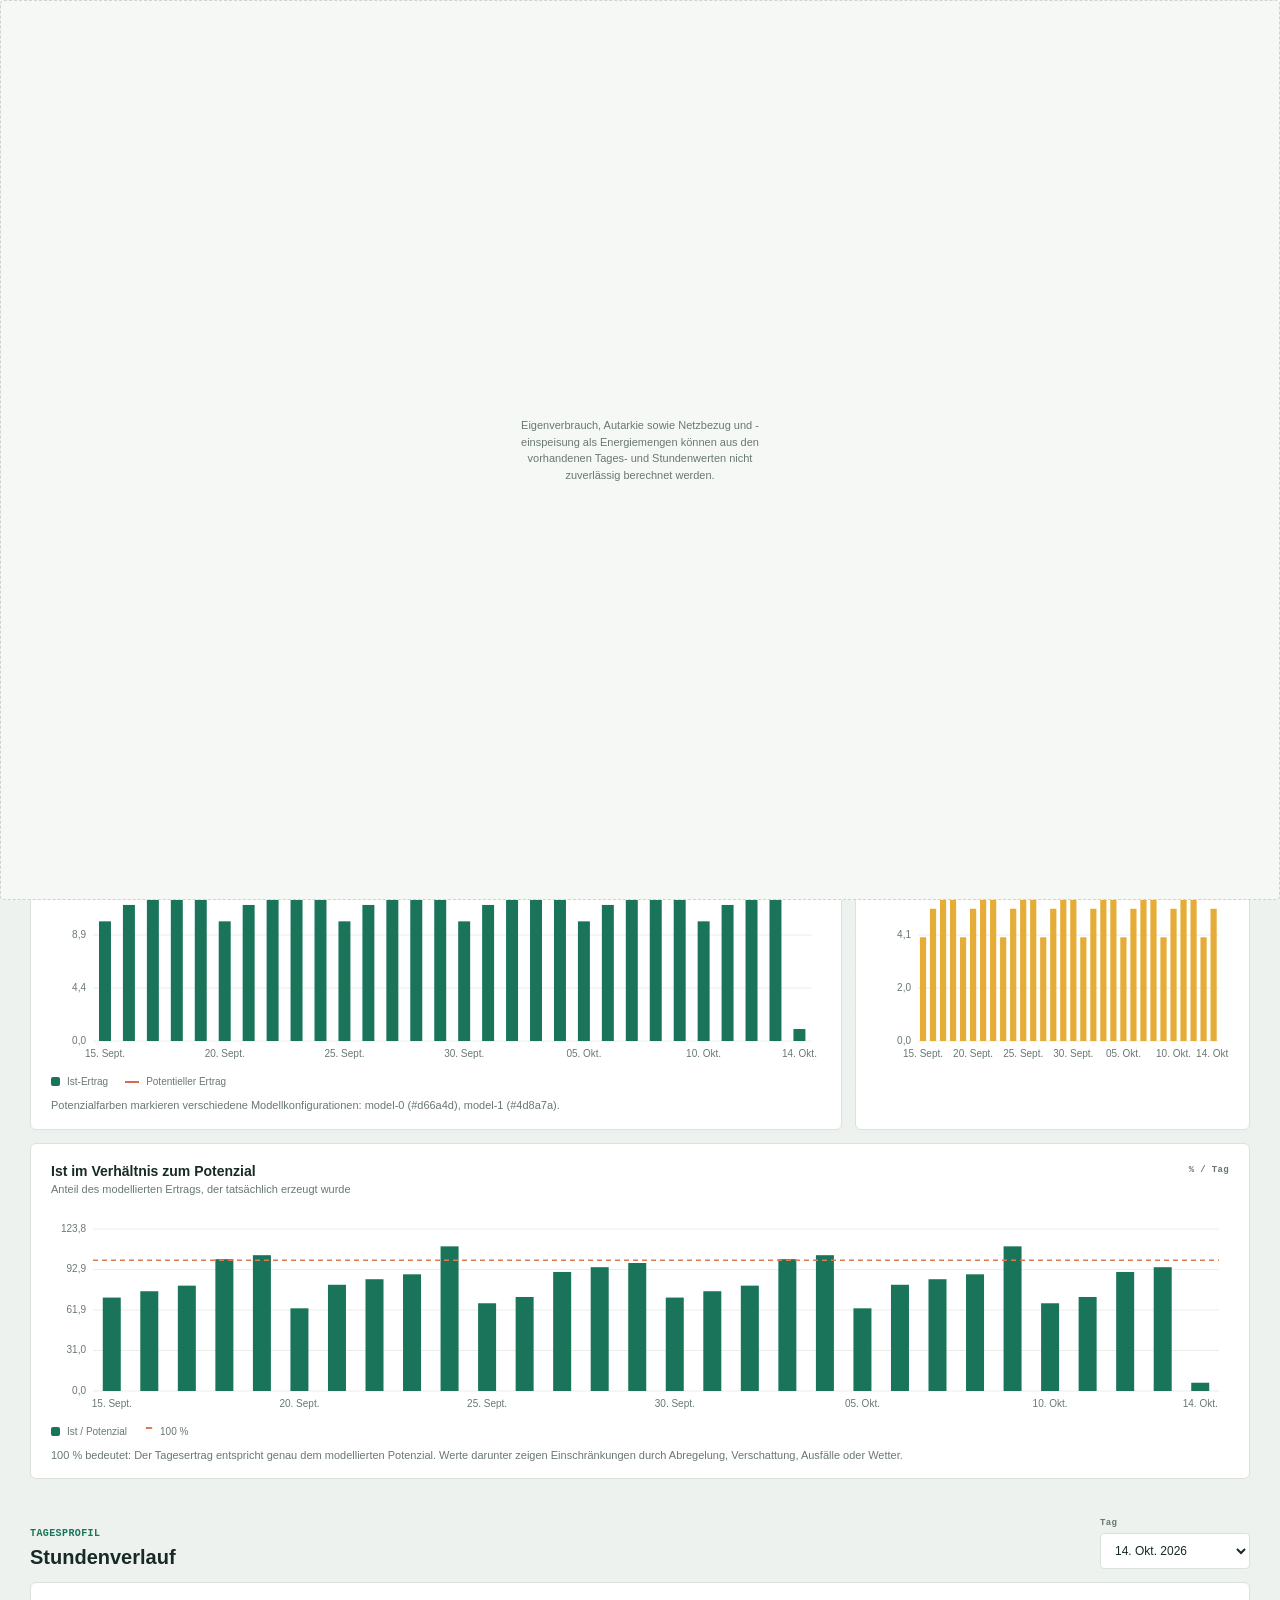
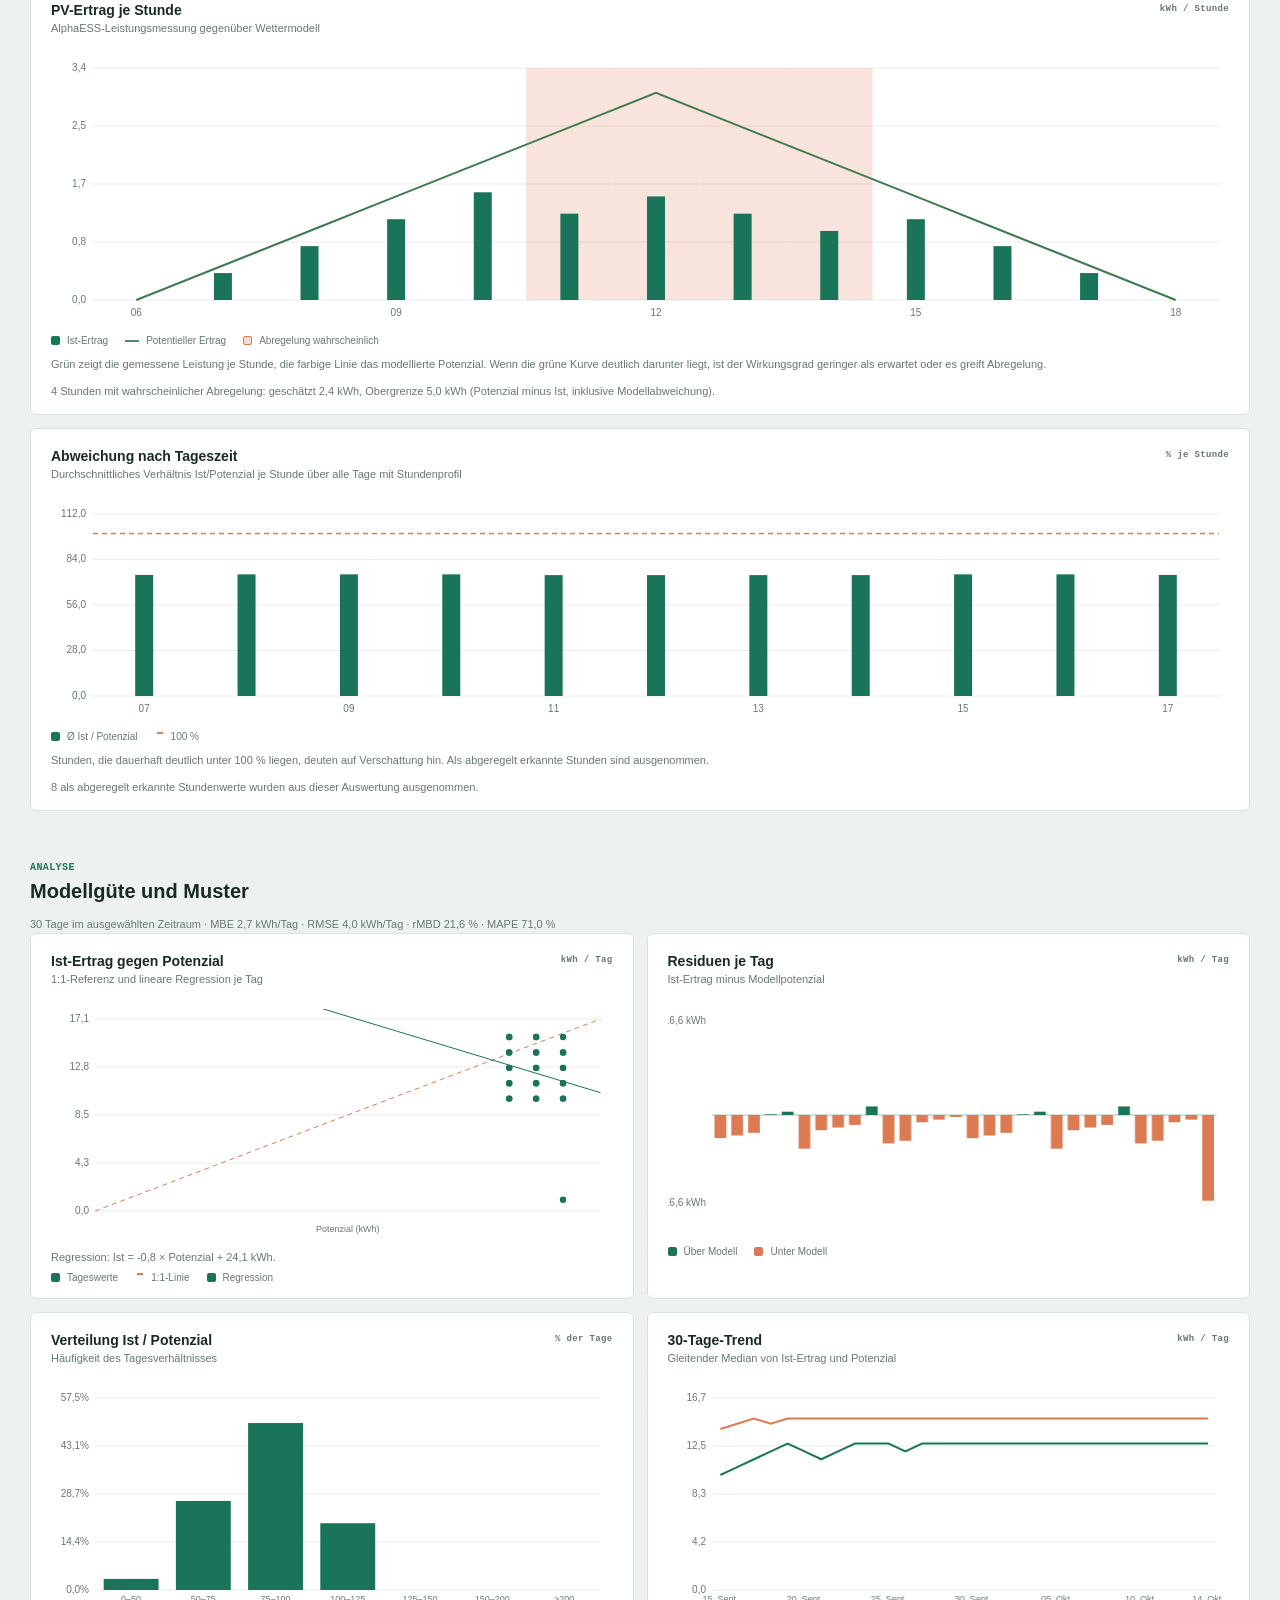
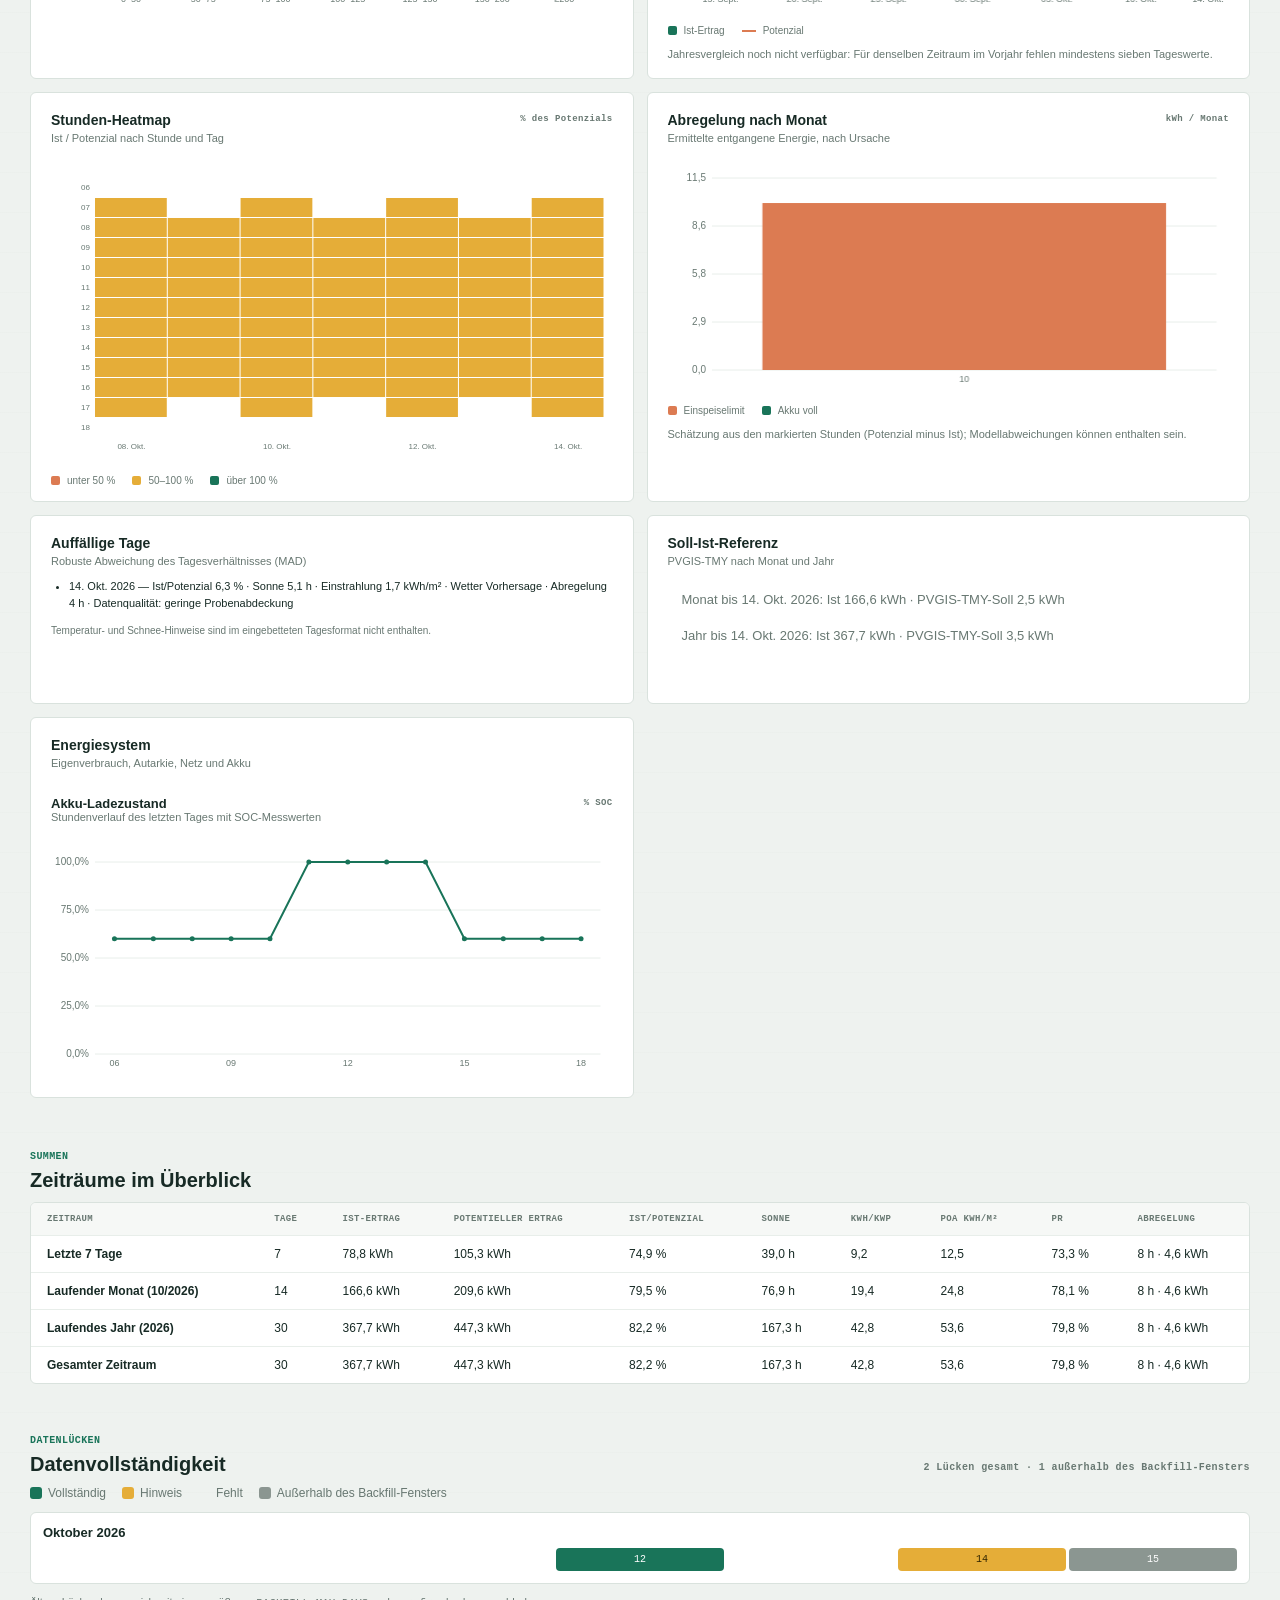
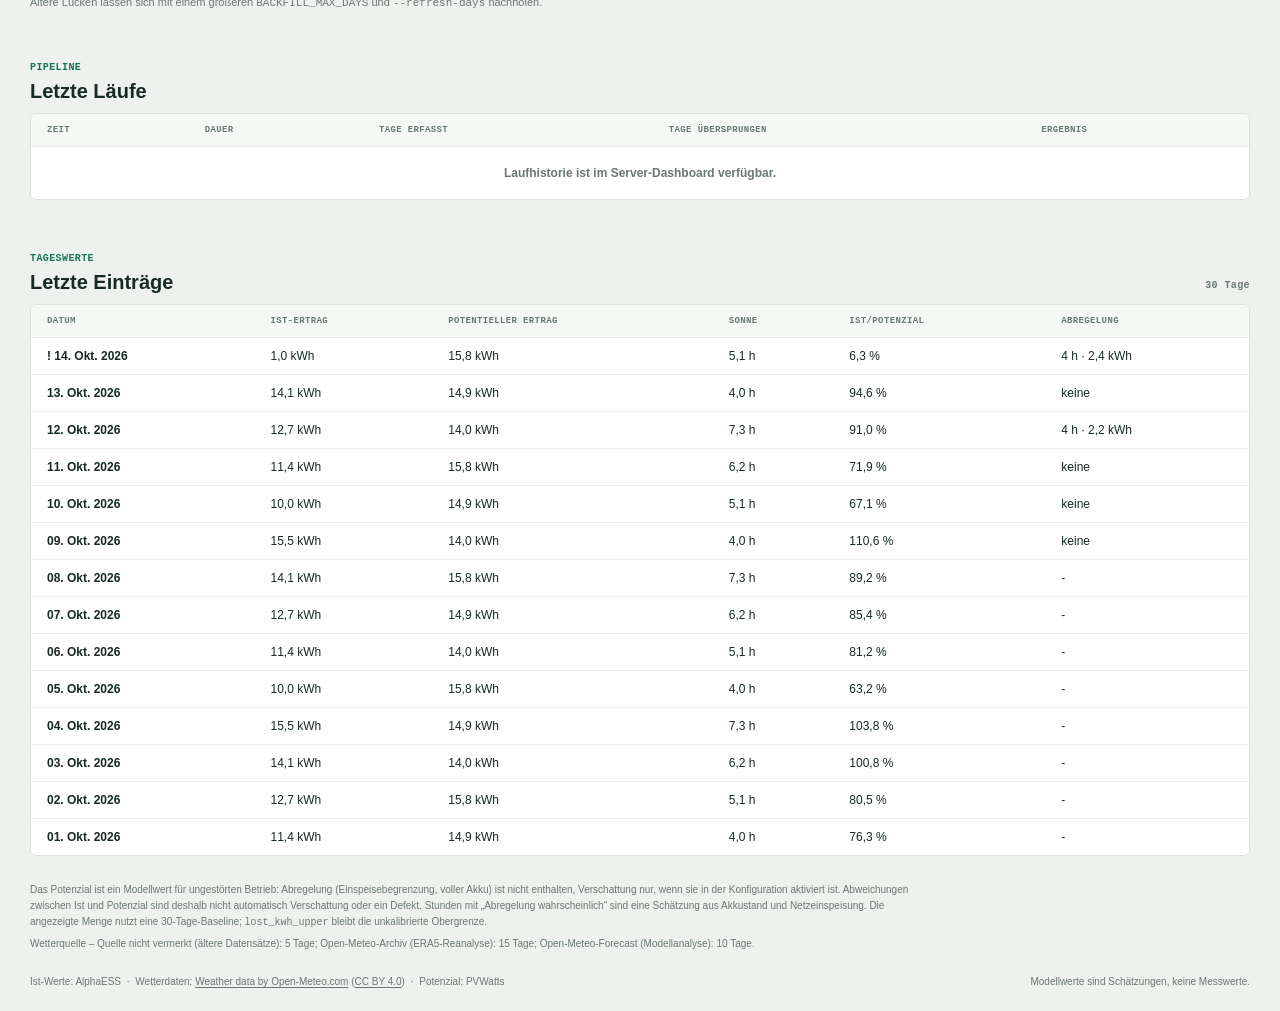
<file: tests/frontend/fixtures/many.html>
<!doctype html>
<html lang="de">
  <head>
    <meta charset="utf-8">
    <meta name="viewport" content="width=device-width, initial-scale=1">
    <meta name="theme-color" content="#eef2ef">
    <meta name="description" content="Täglicher Überblick über PV-Ertrag, Modellpotenzial und Sonnenscheindauer.">
    <title>PV-Tagesbericht</title>
    <style>
:root {
  color-scheme: light;
  --page: #eef2ef;
  --surface: #fff;
  --surface-soft: #f6f8f6;
  --ink: #172a25;
  --muted: #687872;
  --line: #d9e2dd;
  --green: #197459;
  --green-deep: #123c31;
  --green-pale: #e2f1e8;
  --lime: #d9ef78;
  --orange: #dc7b52;
  --sun: #e5ad38;
  --radius: 6px;
  font-family: "Trebuchet MS", "Segoe UI", sans-serif;
  font-synthesis: none;
  text-rendering: optimizeLegibility;
}

* { box-sizing: border-box; }
body {
  min-width: 320px;
  min-height: 100vh;
  margin: 0;
  color: var(--ink);
  background-color: var(--page);
  background-image: repeating-linear-gradient(0deg, transparent, transparent 39px, rgb(24 64 48 / 2.5%) 40px);
}
button { font: inherit; }
.topbar {
  display: flex;
  min-height: 68px;
  align-items: center;
  justify-content: space-between;
  padding: 0 max(28px, calc((100vw - 1220px) / 2));
  border-bottom: 1px solid var(--line);
  background: rgb(255 255 255 / 86%);
}
.brand { display: inline-flex; align-items: center; gap: 11px; color: inherit; text-decoration: none; }
.brand-mark { display: grid; width: 34px; height: 34px; place-items: center; border-radius: 4px; background: var(--green-deep); color: var(--lime); font-size: 12px; font-weight: 800; letter-spacing: 0.04em; }
.brand-name, .eyebrow, .updated-label, .metric-index, .chart-unit, .history-count { font-family: Consolas, "Courier New", monospace; font-weight: 600; letter-spacing: 0.04em; }
.brand-name { font-size: 11px; }
.brand-divider { padding: 0 6px; color: var(--green); }
.connection-state { display: inline-flex; align-items: center; gap: 8px; color: var(--muted); font-size: 12px; }
.state-dot { width: 8px; height: 8px; border-radius: 50%; background: var(--sun); }
.connection-state[data-state="ready"] .state-dot { background: var(--green); }
.connection-state[data-state="error"] .state-dot { background: var(--orange); }
.dashboard { width: min(1220px, calc(100% - 56px)); margin: 0 auto; }
.page-heading { display: flex; min-height: 188px; align-items: center; justify-content: space-between; gap: 24px; padding: 28px 0 30px; animation: rise-in 420ms ease-out both; }
.eyebrow { margin: 0 0 11px; color: var(--green); font-size: 10px; line-height: 1.5; }
.eyebrow span { padding: 0 5px; color: #a0aea6; }
h1, h2, h3, p { margin-top: 0; }
h1 { margin-bottom: 7px; font-size: 32px; font-weight: 700; letter-spacing: 0; line-height: 1.15; }
.heading-note { margin-bottom: 0; color: var(--muted); font-size: 14px; }
.updated-block { display: grid; min-width: 174px; gap: 8px; justify-items: end; }
.updated-label { color: var(--muted); font-size: 9px; }
.updated-block time { font-size: 13px; font-weight: 700; }
.metrics { display: grid; grid-template-columns: repeat(3, minmax(0, 1fr)); gap: 13px; margin-bottom: 37px; }
.metric { min-width: 0; min-height: 145px; padding: 18px 20px 16px; border: 1px solid var(--line); border-top: 3px solid var(--green); border-radius: var(--radius); background: var(--surface); animation: rise-in 460ms ease-out both; }
.metric:nth-child(2) { border-top-color: var(--orange); animation-delay: 60ms; }
.metric:nth-child(3) { border-top-color: var(--sun); animation-delay: 120ms; }
.metric-heading { display: flex; align-items: center; justify-content: space-between; }
.metric-heading h2 { margin: 0; font-size: 14px; font-weight: 600; }
.metric-index { color: #9ba9a2; font-size: 10px; }
.metric-value { display: flex; align-items: baseline; gap: 8px; margin: 17px 0 5px; font-variant-numeric: tabular-nums; }
.metric-value > span:first-child { font-size: 31px; font-weight: 700; line-height: 1; }
.metric-unit { color: var(--muted); font-family: Consolas, "Courier New", monospace; font-size: 12px; }
.metric-caption { margin: 0; overflow: hidden; color: var(--muted); font-size: 11px; text-overflow: ellipsis; white-space: nowrap; }
.model-warning { padding: 11px 14px; border: 1px solid var(--orange); border-radius: var(--radius); background: var(--surface); color: var(--text); }
.public-status { padding: 9px 12px; border: 1px solid var(--line); border-radius: var(--radius); background: var(--surface); color: var(--muted); font-size: 12px; }
.public-status[data-state="stale"] { border-color: var(--red); color: var(--red); }
.section-heading { display: flex; min-height: 58px; align-items: end; justify-content: space-between; gap: 18px; margin-bottom: 13px; }
.section-heading .eyebrow { margin-bottom: 5px; }
.section-heading h2 { margin-bottom: 0; font-size: 20px; font-weight: 700; }
.chart-actions { display: flex; align-items: center; gap: 10px; }
.range-control { display: inline-flex; gap: 2px; padding: 3px; border: 1px solid var(--line); border-radius: 5px; background: var(--surface); }
.range-control button { min-width: 42px; min-height: 30px; padding: 0 9px; border: 0; border-radius: 3px; background: transparent; color: var(--muted); cursor: pointer; font-size: 11px; font-weight: 600; }
.range-control button[aria-pressed="true"] { background: var(--green-deep); color: #fff; }
.range-control button:focus-visible, .export-button:focus-visible, .brand:focus-visible { outline: 3px solid var(--sun); outline-offset: 2px; }
.export-button { min-height: 38px; padding: 0 13px; border: 1px solid var(--green-deep); border-radius: 4px; background: var(--green-deep); color: #fff; cursor: pointer; font-size: 11px; font-weight: 700; }
.export-button:hover:not(:disabled) { background: var(--green); }
.export-button:disabled { border-color: #b7c5bd; background: #b7c5bd; cursor: not-allowed; }
.charts { display: grid; grid-template-columns: minmax(0, 1.75fr) minmax(260px, 0.85fr); gap: 13px; align-items: stretch; }
.chart-panel { min-width: 0; padding: 19px 20px 15px; border: 1px solid var(--line); border-radius: var(--radius); background: var(--surface); }
.chart-heading { display: flex; min-height: 43px; align-items: start; justify-content: space-between; gap: 10px; }
.chart-heading h3 { margin: 0 0 4px; font-size: 14px; }
.chart-heading p { margin: 0; color: var(--muted); font-size: 11px; }
.chart-unit { padding-top: 2px; color: var(--muted); font-size: 9px; white-space: nowrap; }
.chart-wrap { position: relative; width: 100%; margin-top: 13px; }
.energy-chart-wrap, .sunshine-chart-wrap { height: 250px; }
.charts-single { grid-template-columns: minmax(0, 1fr); margin-top: 13px; }
.ratio-chart-wrap { height: 200px; }
.profile-chart-wrap { height: 220px; }
.analysis-section { margin-top: 34px; }
.analysis-grid { display: grid; grid-template-columns: repeat(2, minmax(0, 1fr)); gap: 13px; }
.analysis-grid .chart-panel { min-width: 0; }
.analysis-subheading { margin-top: 16px; }
.analysis-subheading h4 { margin: 0; font-size: 13px; font-weight: 700; }
.analysis-chart-wrap { height: 230px; }
.analysis-heatmap-wrap { height: 300px; }
.analysis-list { min-height: 110px; color: var(--muted); font-size: 11px; line-height: 1.6; }
.analysis-list ul { margin: 0; padding-left: 18px; color: var(--ink); }
.analysis-list li + li { margin-top: 5px; }
.analysis-list p { margin: 10px 0 0; color: var(--muted); font-size: 10px; }
.analysis-static-empty { position: static; min-height: 110px; }
.regression-swatch { width: 14px; height: 2px; border-radius: 0; background: var(--green); }
.residual-positive { background: var(--green); }
.residual-negative { background: var(--orange); }
.heatmap-low { background: var(--orange); }
.heatmap-mid { background: var(--sun); }
.heatmap-high { background: var(--green); }
.limit-swatch { background: var(--orange); }
.battery-swatch { background: var(--green); }
.hourly-section .chart-panel + .chart-panel { margin-top: 13px; }
.curtailed-swatch { background: rgb(220 123 82 / 25%); border: 1px solid var(--orange); }
.reference-swatch { width: 14px; height: 0; border-top: 2px dashed var(--orange); border-radius: 0; background: none; }
.chart-hint { margin: 10px 0 0; color: var(--muted); font-size: 11px; line-height: 1.5; }
.summary-section { margin-top: 36px; }
.page-notes { margin-top: 26px; color: var(--muted); font-size: 10px; line-height: 1.6; }
.page-notes p { max-width: 900px; margin: 0 0 5px; }
.hourly-section { margin-top: 32px; }
.hourly-heading { align-items: end; }
.hourly-date-label { display: grid; gap: 5px; color: var(--muted); font-family: Consolas, "Courier New", monospace; font-size: 9px; font-weight: 600; letter-spacing: 0.04em; }
.hourly-date-label select { min-width: 150px; min-height: 36px; padding: 0 30px 0 10px; border: 1px solid var(--line); border-radius: 4px; background: var(--surface); color: var(--ink); font: 12px "Trebuchet MS", "Segoe UI", sans-serif; }
.hourly-chart-wrap { height: 270px; }
.chart-wrap canvas { display: block; width: 100%; height: 100%; }
.chart-tooltip { position: absolute; z-index: 3; max-width: min(240px, calc(100% - 12px)); padding: 9px 11px; border: 1px solid #34554a; border-radius: 4px; background: #172a25; color: #fff; box-shadow: 0 5px 18px rgb(18 60 49 / 18%); font-size: 11px; line-height: 1.55; pointer-events: none; transform: translate(-50%, -100%); white-space: pre-line; }
.chart-tooltip[hidden] { display: none; }
.empty-state { position: absolute; inset: 0; display: flex; align-items: center; justify-content: center; flex-direction: column; gap: 8px; padding: 20px; border: 1px dashed #c9d5ce; border-radius: 4px; background: var(--surface-soft); text-align: center; }
.empty-state[hidden] { display: none; }
.empty-mark { display: grid; width: 31px; height: 31px; place-items: center; border-radius: 50%; background: var(--green-pale); color: var(--green-deep); font-family: Consolas, "Courier New", monospace; font-size: 10px; }
.empty-state p { margin: 0; font-size: 13px; font-weight: 700; }
.empty-state > span:last-child { max-width: 260px; color: var(--muted); font-size: 11px; line-height: 1.5; }
.empty-state-compact > span { color: var(--muted); font-size: 12px; }
.legend { display: flex; gap: 17px; padding-top: 7px; color: var(--muted); font-size: 10px; }
.legend span { display: inline-flex; align-items: center; gap: 7px; }
.legend-swatch { width: 9px; height: 9px; border-radius: 2px; }
.actual-swatch { background: var(--green); }
.potential-swatch { width: 14px; height: 2px; border-radius: 0; background: var(--orange); }
.history-section { margin-top: 36px; }
.history-heading { margin-bottom: 10px; }
.history-count { margin: 0 0 3px; color: var(--muted); font-size: 10px; }
.table-scroll { overflow-x: auto; border: 1px solid var(--line); border-radius: var(--radius); background: var(--surface); }
.completeness-section { margin-top: 34px; }
.run-history-section { margin-top: 34px; }
.completeness-legend { display: flex; flex-wrap: wrap; gap: 9px 16px; margin: 0 0 12px; color: var(--muted); font-size: 12px; }
.completeness-legend span { display: inline-flex; align-items: center; gap: 6px; }
.completeness-swatch { width: 12px; height: 12px; display: inline-block; border-radius: 3px; background: var(--green); }
.completeness-flagged { background: var(--sun); }
.completeness-missing { background: var(--red); }
.completeness-skipped { background: #8b9691; }
.completeness-calendar { display: grid; grid-template-columns: repeat(auto-fit, minmax(210px, 1fr)); gap: 12px; }
.completeness-month { min-width: 0; padding: 12px; border: 1px solid var(--line); border-radius: var(--radius); background: var(--surface); }
.completeness-month h3 { margin: 0 0 8px; font-size: 13px; }
.completeness-days { display: grid; grid-template-columns: repeat(7, minmax(0, 1fr)); gap: 3px; }
.completeness-day { min-height: 23px; display: grid; place-items: center; border-radius: 4px; background: var(--green); color: #fff; font: 10px Consolas, monospace; }
.completeness-day.empty { background: transparent; }
.completeness-day.flagged { background: var(--sun); color: #302400; }
.completeness-day.missing { background: var(--red); }
.completeness-day.skipped { background: #8b9691; }
.analysis-reference-summary { display: grid; gap: 8px; padding: 14px; color: var(--muted); font-size: 13px; }
table { width: 100%; border-collapse: collapse; text-align: left; }
th, td { padding: 11px 16px; border-bottom: 1px solid #e8eeea; font-size: 12px; white-space: nowrap; }
th { background: var(--surface-soft); color: var(--muted); font-family: Consolas, "Courier New", monospace; font-size: 9px; font-weight: 600; letter-spacing: 0.04em; text-transform: uppercase; }
tbody tr:last-child td { border-bottom: 0; }
td:not(:first-child) { font-variant-numeric: tabular-nums; }
td:first-child { font-weight: 600; }
.table-empty { padding: 19px 16px; color: var(--muted); text-align: center; }
.page-footer { display: flex; justify-content: space-between; gap: 16px; padding: 19px 0 25px; color: var(--muted); font-size: 10px; }
.page-footer span span { padding: 0 3px; color: var(--green); }
@keyframes rise-in { from { opacity: 0; transform: translateY(8px); } to { opacity: 1; transform: translateY(0); } }
@media (max-width: 760px) {
  .topbar { min-height: 60px; padding: 0 18px; }
  .dashboard { width: calc(100% - 36px); }
  .page-heading { min-height: 160px; }
  .charts { grid-template-columns: 1fr; }
  .analysis-grid { grid-template-columns: 1fr; }
  .sunshine-chart-wrap, .energy-chart-wrap { height: 230px; }
  .hourly-chart-wrap { height: 250px; }
  .ratio-chart-wrap, .profile-chart-wrap, .analysis-chart-wrap { height: 210px; }
  .analysis-heatmap-wrap { height: 270px; }
}
@media (max-width: 540px) {
  .topbar { padding: 0 14px; }
  .connection-state { max-width: 150px; font-size: 10px; }
  .dashboard { width: calc(100% - 28px); }
  .page-heading { min-height: auto; align-items: start; flex-direction: column; gap: 18px; padding: 28px 0 22px; }
  h1 { font-size: 27px; }
  .updated-block { justify-items: start; }
  .metrics { grid-template-columns: 1fr; gap: 9px; margin-bottom: 31px; }
  .metric { min-height: 118px; padding: 14px 16px; }
  .metric-value { margin-top: 12px; }
  .metric-value > span:first-child { font-size: 27px; }
  .section-heading { align-items: start; flex-direction: column; gap: 12px; }
  .chart-actions { width: 100%; justify-content: space-between; flex-wrap: wrap; }
  .range-control button { min-width: 38px; padding: 0 7px; }
  .chart-panel { padding: 16px 13px 13px; }
  .hourly-heading { align-items: start; }
  .hourly-date-label, .hourly-date-label select { width: 100%; }
  .chart-heading p { max-width: 225px; line-height: 1.4; }
  .chart-unit { padding-top: 2px; font-size: 8px; }
  .analysis-grid .legend { flex-wrap: wrap; gap: 9px 13px; }
  .page-footer { flex-direction: column; gap: 7px; }
  th, td { padding: 10px 11px; }
}
@media (prefers-reduced-motion: reduce) {
  *, *::before, *::after { scroll-behavior: auto !important; animation-duration: 0.01ms !important; animation-iteration-count: 1 !important; transition-duration: 0.01ms !important; }
}
.page-footer a { color: inherit; text-decoration: underline; text-underline-offset: 2px; }

</style>
    
  </head>
  <body>
    <header class="topbar">
      <span class="brand">
        <span class="brand-mark" aria-hidden="true">PV</span>
        <span class="brand-name">TAGESBERICHT<span class="brand-divider">/</span>01</span>
      </span>
      <div class="connection-state" id="connection-state" data-state="loading">
        <span class="state-dot" aria-hidden="true"></span>
        <span id="connection-label">Daten werden geladen</span>
      </div>
    </header>

    <main class="dashboard">
      <section class="page-heading" aria-labelledby="page-title">
        <div>
          <p class="eyebrow">ERTRAG <span aria-hidden="true">/</span> MODELL <span aria-hidden="true">/</span> SONNE</p>
          <h1 id="page-title">PV-Tagesbericht</h1>
          <p class="heading-note">Erzeugung, Wetterpotenzial und Sonne im täglichen Vergleich.</p>
        </div>
        <div class="updated-block">
          <span class="updated-label">LETZTER DATENSATZ</span>
          <time id="latest-date">Noch keine Daten</time>
        </div>
      </section>

      <p class="model-warning" id="model-provenance-warning" role="status" hidden></p>
      <p class="public-status" id="public-status" role="status" aria-live="polite" hidden></p>

      <section class="metrics" aria-label="Kennzahlen des letzten Tages">
        <article class="metric metric-actual">
          <div class="metric-heading"><h2>Ist-Ertrag</h2><span class="metric-index">01</span></div>
          <p class="metric-value"><span id="actual-value">-</span><span class="metric-unit">kWh</span></p>
          <p class="metric-caption" id="actual-caption">AlphaESS Tageswert</p>
        </article>
        <article class="metric metric-potential">
          <div class="metric-heading"><h2>Potentieller Ertrag</h2><span class="metric-index">02</span></div>
          <p class="metric-value"><span id="potential-value">-</span><span class="metric-unit">kWh</span></p>
          <p class="metric-caption" id="potential-caption">Wetterbasiertes PV-Modell</p>
        </article>
        <article class="metric metric-sunshine">
          <div class="metric-heading"><h2>Sonnenstunden</h2><span class="metric-index">03</span></div>
          <p class="metric-value"><span id="sunshine-value">-</span><span class="metric-unit">h</span></p>
          <p class="metric-caption">WMO-Sonnenscheindauer</p>
        </article>
        <article class="metric">
          <div class="metric-heading"><h2>Spezifischer Ertrag</h2><span class="metric-index">04</span></div>
          <p class="metric-value"><span id="specific-yield-value">-</span><span class="metric-unit">kWh/kWp</span></p>
          <p class="metric-caption">Ist-Ertrag je installierter Leistung</p>
        </article>
        <article class="metric">
          <div class="metric-heading"><h2>Performance Ratio</h2><span class="metric-index">05</span></div>
          <p class="metric-value"><span id="performance-ratio-value">-</span><span class="metric-unit">%</span></p>
          <p class="metric-caption">Normiert auf Einstrahlung in Modulebene</p>
        </article>
        <article class="metric">
          <div class="metric-heading"><h2>Einstrahlung in Modulebene</h2><span class="metric-index">06</span></div>
          <p class="metric-value"><span id="poa-value">-</span><span class="metric-unit">kWh/m²</span></p>
          <p class="metric-caption">Modulanzahl-gewichtete POA</p>
        </article>
      </section>

      <section class="section-heading" aria-label="Zeitraum und Export">
        <div><p class="eyebrow">VERLAUF</p><h2>Tage im Vergleich</h2></div>
        <div class="chart-actions">
          <div class="range-control" role="group" aria-label="Angezeigter Zeitraum">
            <button type="button" data-range="7" aria-pressed="false">7 T</button>
            <button type="button" data-range="30" aria-pressed="true">30 T</button>
            <button type="button" data-range="90" aria-pressed="false">90 T</button>
            <button type="button" data-range="all" aria-pressed="false">Alle</button>
          </div>
          <button class="export-button" id="export-button" type="button" disabled>CSV exportieren</button>
        </div>
      </section>

      <section class="charts" aria-label="Tägliche Diagramme">
        <article class="chart-panel energy-panel">
          <div class="chart-heading">
            <div><h3>Erzeugte Energie</h3><p>Gemessener Ertrag gegenüber potentieller Erzeugung</p></div>
            <div class="chart-unit">kWh / Tag</div>
          </div>
          <div class="chart-wrap energy-chart-wrap">
            <canvas id="energy-chart" aria-label="Täglicher Ist-Ertrag und potentieller Ertrag. Mit Maus oder Fingertipp Tageswerte anzeigen." role="img" tabindex="0" aria-describedby="energy-tooltip" data-tooltip-id="energy-tooltip"></canvas>
            <div class="chart-tooltip" id="energy-tooltip" role="tooltip" hidden></div>
            <div class="empty-state" id="energy-empty" hidden>
              <span class="empty-mark" aria-hidden="true">01</span>
              <p>Noch keine Tagesdaten</p>
              <span>Der erste Datensatz erscheint nach dem ersten vollständigen Erfassungstag.</span>
            </div>
          </div>
          <div class="legend" aria-label="Diagrammlegende">
            <span><i class="legend-swatch actual-swatch" aria-hidden="true"></i>Ist-Ertrag</span>
            <span><i class="legend-swatch potential-swatch" aria-hidden="true"></i>Potentieller Ertrag</span>
          </div>
          <p class="chart-hint" id="potential-model-note">Das Potenzial wurde mit einer konsistenten Modellkonfiguration berechnet. Gleiche Farben bedeuten gleiche Berechnungsversion.</p>
        </article>
        <article class="chart-panel sunshine-panel">
          <div class="chart-heading">
            <div><h3>Sonnenschein</h3><p>Direkte Strahlung über WMO-Schwelle</p></div>
            <div class="chart-unit">Stunden / Tag</div>
          </div>
          <div class="chart-wrap sunshine-chart-wrap">
            <canvas id="sunshine-chart" aria-label="Tägliche Sonnenstunden. Mit Maus oder Fingertipp Tageswerte anzeigen." role="img" tabindex="0" aria-describedby="sunshine-tooltip" data-tooltip-id="sunshine-tooltip"></canvas>
            <div class="chart-tooltip" id="sunshine-tooltip" role="tooltip" hidden></div>
            <div class="empty-state empty-state-compact" id="sunshine-empty" hidden><span>Noch keine Sonnenscheindaten</span></div>
          </div>
        </article>
      </section>

      <section class="charts charts-single" aria-label="Verhältnis von Ist-Ertrag zu Potenzial">
        <article class="chart-panel ratio-panel">
          <div class="chart-heading">
            <div><h3>Ist im Verhältnis zum Potenzial</h3><p>Anteil des modellierten Ertrags, der tatsächlich erzeugt wurde</p></div>
            <div class="chart-unit">% / Tag</div>
          </div>
          <div class="chart-wrap ratio-chart-wrap">
            <canvas id="ratio-chart" aria-label="Tägliches Verhältnis von Ist-Ertrag zu Potenzial. Mit Maus, Fingertipp oder Pfeiltasten Tageswerte anzeigen." role="img" tabindex="0" aria-describedby="ratio-tooltip" data-tooltip-id="ratio-tooltip"></canvas>
            <div class="chart-tooltip" id="ratio-tooltip" role="tooltip" hidden></div>
            <div class="empty-state empty-state-compact" id="ratio-empty" hidden><span>Noch keine Daten</span></div>
          </div>
          <div class="legend" aria-label="Legende Verhältnis">
            <span><i class="legend-swatch actual-swatch" aria-hidden="true"></i>Ist / Potenzial</span>
            <span><i class="legend-swatch reference-swatch" aria-hidden="true"></i>100 %</span>
          </div>
          <p class="chart-hint">100 % bedeutet: Der Tagesertrag entspricht genau dem modellierten Potenzial. Werte darunter zeigen Einschränkungen durch Abregelung, Verschattung, Ausfälle oder Wetter.</p>
        </article>
      </section>

      <section class="hourly-section" aria-labelledby="hourly-title">
        <div class="section-heading hourly-heading">
          <div><p class="eyebrow">TAGESPROFIL</p><h2 id="hourly-title">Stundenverlauf</h2></div>
          <label class="hourly-date-label" for="hourly-date">Tag
            <select id="hourly-date" disabled aria-label="Tag für Stundenverlauf"></select>
          </label>
        </div>
        <article class="chart-panel hourly-panel">
          <div class="chart-heading">
            <div><h3>PV-Ertrag je Stunde</h3><p>AlphaESS-Leistungsmessung gegenüber Wettermodell</p></div>
            <div class="chart-unit">kWh / Stunde</div>
          </div>
          <div class="chart-wrap hourly-chart-wrap">
            <canvas id="hourly-chart" aria-label="Stündlicher Ist-Ertrag und potentieller Ertrag" role="img" tabindex="0" aria-describedby="hourly-tooltip" data-tooltip-id="hourly-tooltip" hidden></canvas>
            <div class="chart-tooltip" id="hourly-tooltip" role="tooltip" hidden></div>
            <div class="empty-state empty-state-compact" id="hourly-empty">
              <span>Stundenprofile erscheinen ab dem nächsten Erfassungslauf.</span>
            </div>
          </div>
          <div class="legend" aria-label="Stundenchart-Legende">
            <span><i class="legend-swatch actual-swatch" aria-hidden="true"></i>Ist-Ertrag</span>
            <span><i class="legend-swatch potential-swatch" aria-hidden="true"></i>Potentieller Ertrag</span>
            <span id="hourly-curtailed-legend" hidden><i class="legend-swatch curtailed-swatch" aria-hidden="true"></i>Abregelung wahrscheinlich</span>
          </div>
          <p class="chart-hint">Grün zeigt die gemessene Leistung je Stunde, die farbige Linie das modellierte Potenzial. Wenn die grüne Kurve deutlich darunter liegt, ist der Wirkungsgrad geringer als erwartet oder es greift Abregelung.</p>
          <p class="chart-hint" id="hourly-curtailment-note"></p>
        </article>
        <article class="chart-panel profile-panel">
          <div class="chart-heading">
            <div><h3>Abweichung nach Tageszeit</h3><p>Durchschnittliches Verhältnis Ist/Potenzial je Stunde über alle Tage mit Stundenprofil</p></div>
            <div class="chart-unit">% je Stunde</div>
          </div>
          <div class="chart-wrap profile-chart-wrap">
            <canvas id="profile-chart" aria-label="Durchschnittliches Verhältnis von Ist-Ertrag zu Potenzial je Tagesstunde" role="img" tabindex="0" aria-describedby="profile-tooltip" data-tooltip-id="profile-tooltip" hidden></canvas>
            <div class="chart-tooltip" id="profile-tooltip" role="tooltip" hidden></div>
            <div class="empty-state empty-state-compact" id="profile-empty"><span id="profile-empty-text">Die Auswertung erscheint ab 5 Tagen mit Stundenprofil.</span></div>
          </div>
          <div class="legend" aria-label="Legende Tageszeit">
            <span><i class="legend-swatch actual-swatch" aria-hidden="true"></i>Ø Ist / Potenzial</span>
            <span><i class="legend-swatch reference-swatch" aria-hidden="true"></i>100 %</span>
          </div>
          <p class="chart-hint">Stunden, die dauerhaft deutlich unter 100 % liegen, deuten auf Verschattung hin. Als abgeregelt erkannte Stunden sind ausgenommen.</p>
          <p class="chart-hint" id="profile-note"></p>
        </article>
      </section>

      <section class="analysis-section" aria-labelledby="analysis-title">
        <div class="section-heading">
          <div><p class="eyebrow">ANALYSE</p><h2 id="analysis-title">Modellgüte und Muster</h2></div>
        </div>
        <p class="chart-hint" id="analysis-metrics" aria-live="polite"></p>
        <div class="analysis-grid">
          <article class="chart-panel">
            <div class="chart-heading">
              <div><h3>Ist-Ertrag gegen Potenzial</h3><p>1:1-Referenz und lineare Regression je Tag</p></div>
              <div class="chart-unit">kWh / Tag</div>
            </div>
            <div class="chart-wrap analysis-chart-wrap">
              <canvas id="analysis-scatter" aria-label="Streudiagramm Ist-Ertrag gegen Potenzial mit 1 zu 1 Referenz und Regression" role="img" tabindex="0" aria-describedby="analysis-scatter-tooltip" data-tooltip-id="analysis-scatter-tooltip" hidden></canvas>
              <div class="chart-tooltip" id="analysis-scatter-tooltip" role="tooltip" hidden></div>
              <div class="empty-state empty-state-compact" id="analysis-scatter-empty"><span>Für die Auswertung werden mindestens zwei Tage mit Ist- und Potenzialwert benötigt.</span></div>
            </div>
            <p class="chart-hint" id="analysis-regression-note"></p>
            <div class="legend" aria-label="Legende Streudiagramm">
              <span><i class="legend-swatch actual-swatch" aria-hidden="true"></i>Tageswerte</span>
              <span><i class="legend-swatch reference-swatch" aria-hidden="true"></i>1:1-Linie</span>
              <span><i class="legend-swatch regression-swatch" aria-hidden="true"></i>Regression</span>
            </div>
          </article>
          <article class="chart-panel">
            <div class="chart-heading">
              <div><h3>Residuen je Tag</h3><p>Ist-Ertrag minus Modellpotenzial</p></div>
              <div class="chart-unit">kWh / Tag</div>
            </div>
            <div class="chart-wrap analysis-chart-wrap">
              <canvas id="analysis-residuals" aria-label="Tägliche Residuen: Ist-Ertrag minus Potenzial" role="img" tabindex="0" aria-describedby="analysis-residuals-tooltip" data-tooltip-id="analysis-residuals-tooltip" hidden></canvas>
              <div class="chart-tooltip" id="analysis-residuals-tooltip" role="tooltip" hidden></div>
              <div class="empty-state empty-state-compact" id="analysis-residuals-empty"><span>Residuen erscheinen ab zwei vollständigen Tageswerten.</span></div>
            </div>
            <div class="legend" aria-label="Legende Residuen">
              <span><i class="legend-swatch residual-positive" aria-hidden="true"></i>Über Modell</span>
              <span><i class="legend-swatch residual-negative" aria-hidden="true"></i>Unter Modell</span>
            </div>
          </article>
          <article class="chart-panel">
            <div class="chart-heading">
              <div><h3>Verteilung Ist / Potenzial</h3><p>Häufigkeit des Tagesverhältnisses</p></div>
              <div class="chart-unit">% der Tage</div>
            </div>
            <div class="chart-wrap analysis-chart-wrap">
              <canvas id="analysis-histogram" aria-label="Histogramm der täglichen Ist- zu Potenzial-Verhältnisse" role="img" tabindex="0" aria-describedby="analysis-histogram-tooltip" data-tooltip-id="analysis-histogram-tooltip" hidden></canvas>
              <div class="chart-tooltip" id="analysis-histogram-tooltip" role="tooltip" hidden></div>
              <div class="empty-state empty-state-compact" id="analysis-histogram-empty"><span>Das Histogramm erscheint ab drei gültigen Tagesverhältnissen.</span></div>
            </div>
          </article>
          <article class="chart-panel">
            <div class="chart-heading">
              <div><h3>30-Tage-Trend</h3><p>Gleitender Median von Ist-Ertrag und Potenzial</p></div>
              <div class="chart-unit">kWh / Tag</div>
            </div>
            <div class="chart-wrap analysis-chart-wrap">
              <canvas id="analysis-trend" aria-label="Gleitender 30-Tage-Median von Ist-Ertrag und Potenzial" role="img" tabindex="0" aria-describedby="analysis-trend-tooltip" data-tooltip-id="analysis-trend-tooltip" hidden></canvas>
              <div class="chart-tooltip" id="analysis-trend-tooltip" role="tooltip" hidden></div>
              <div class="empty-state empty-state-compact" id="analysis-trend-empty"><span>Für einen Trend werden mindestens sieben Tageswerte benötigt.</span></div>
            </div>
            <div class="legend" aria-label="Legende 30-Tage-Trend">
              <span><i class="legend-swatch actual-swatch" aria-hidden="true"></i>Ist-Ertrag</span>
              <span><i class="legend-swatch potential-swatch" aria-hidden="true"></i>Potenzial</span>
            </div>
            <p class="chart-hint" id="analysis-annual-note"></p>
          </article>
          <article class="chart-panel">
            <div class="chart-heading">
              <div><h3>Stunden-Heatmap</h3><p>Ist / Potenzial nach Stunde und Tag</p></div>
              <div class="chart-unit">% des Potenzials</div>
            </div>
            <div class="chart-wrap analysis-heatmap-wrap">
              <canvas id="analysis-heatmap" aria-label="Heatmap des stündlichen Ist- zu Potenzial-Verhältnisses nach Tag" role="img" tabindex="0" aria-describedby="analysis-heatmap-tooltip" data-tooltip-id="analysis-heatmap-tooltip" hidden></canvas>
              <div class="chart-tooltip" id="analysis-heatmap-tooltip" role="tooltip" hidden></div>
              <div class="empty-state empty-state-compact" id="analysis-heatmap-empty"><span>Für die Heatmap werden gespeicherte Stundenprofile mit Ist- und Potenzialwerten benötigt.</span></div>
            </div>
            <div class="legend" aria-label="Legende Stunden-Heatmap">
              <span><i class="legend-swatch heatmap-low" aria-hidden="true"></i>unter 50 %</span>
              <span><i class="legend-swatch heatmap-mid" aria-hidden="true"></i>50–100 %</span>
              <span><i class="legend-swatch heatmap-high" aria-hidden="true"></i>über 100 %</span>
            </div>
          </article>
          <article class="chart-panel">
            <div class="chart-heading">
              <div><h3>Abregelung nach Monat</h3><p>Ermittelte entgangene Energie, nach Ursache</p></div>
              <div class="chart-unit">kWh / Monat</div>
            </div>
            <div class="chart-wrap analysis-chart-wrap">
              <canvas id="analysis-curtailment" aria-label="Monatliche entgangene Energie durch Einspeiselimit und vollen Akku" role="img" tabindex="0" aria-describedby="analysis-curtailment-tooltip" data-tooltip-id="analysis-curtailment-tooltip" hidden></canvas>
              <div class="chart-tooltip" id="analysis-curtailment-tooltip" role="tooltip" hidden></div>
              <div class="empty-state empty-state-compact" id="analysis-curtailment-empty"><span>Für diese Auswertung werden Stunden mit erkannter Abregelungsursache benötigt.</span></div>
            </div>
            <div class="legend" aria-label="Legende Abregelungsursachen">
              <span><i class="legend-swatch limit-swatch" aria-hidden="true"></i>Einspeiselimit</span>
              <span><i class="legend-swatch battery-swatch" aria-hidden="true"></i>Akku voll</span>
            </div>
            <p class="chart-hint">Schätzung aus den markierten Stunden (Potenzial minus Ist); Modellabweichungen können enthalten sein.</p>
          </article>
          <article class="chart-panel">
            <div class="chart-heading"><div><h3>Auffällige Tage</h3><p>Robuste Abweichung des Tagesverhältnisses (MAD)</p></div></div>
            <div class="analysis-list empty-state-compact" id="analysis-anomalies" aria-live="polite"></div>
          </article>
          <article class="chart-panel">
            <div class="chart-heading"><div><h3>Soll-Ist-Referenz</h3><p>PVGIS-TMY nach Monat und Jahr</p></div></div>
            <div class="empty-state empty-state-compact" id="analysis-reference-empty"><span id="analysis-reference-empty-text">Keine PVGIS-TMY-Referenz vorhanden. Mit <code>python analyze_pv.py</code> lässt sie sich berechnen.</span></div>
            <div class="analysis-reference-summary" id="analysis-reference-summary" hidden></div>
          </article>
          <article class="chart-panel">
            <div class="chart-heading"><div><h3>Energiesystem</h3><p>Eigenverbrauch, Autarkie, Netz und Akku</p></div></div>
            <div class="chart-heading analysis-subheading">
              <div><h4>Akku-Ladezustand</h4><p>Stundenverlauf des letzten Tages mit SOC-Messwerten</p></div>
              <div class="chart-unit">% SOC</div>
            </div>
            <div class="chart-wrap analysis-chart-wrap">
              <canvas id="analysis-soc" aria-label="Stündlicher Akku-Ladezustand" role="img" tabindex="0" aria-describedby="analysis-soc-tooltip" data-tooltip-id="analysis-soc-tooltip" hidden></canvas>
              <div class="chart-tooltip" id="analysis-soc-tooltip" role="tooltip" hidden></div>
              <div class="empty-state empty-state-compact" id="analysis-soc-empty"><span>Keine gespeicherten Akku-Ladezustände für einen Stundenverlauf vorhanden.</span></div>
            </div>
            <div class="empty-state empty-state-compact analysis-static-empty"><span>Eigenverbrauch, Autarkie sowie Netzbezug und -einspeisung als Energiemengen können aus den vorhandenen Tages- und Stundenwerten nicht zuverlässig berechnet werden.</span></div>
          </article>
        </div>
      </section>

      <section class="summary-section" aria-labelledby="summary-title">
        <div class="section-heading history-heading">
          <div><p class="eyebrow">SUMMEN</p><h2 id="summary-title">Zeiträume im Überblick</h2></div>
        </div>
        <div class="table-scroll">
          <table>
            <thead><tr><th scope="col">Zeitraum</th><th scope="col">Tage</th><th scope="col">Ist-Ertrag</th><th scope="col">Potentieller Ertrag</th><th scope="col">Ist/Potenzial</th><th scope="col">Sonne</th><th scope="col">kWh/kWp</th><th scope="col">POA kWh/m²</th><th scope="col">PR</th><th scope="col">Abregelung</th></tr></thead>
            <tbody id="summary-body">
              <tr><td class="table-empty" colspan="10">Summen erscheinen nach dem ersten Datensatz.</td></tr>
            </tbody>
          </table>
        </div>
      </section>

      <section class="completeness-section" aria-labelledby="completeness-title">
        <div class="section-heading history-heading">
          <div><p class="eyebrow">DATENLÜCKEN</p><h2 id="completeness-title">Datenvollständigkeit</h2></div>
          <p class="history-count" id="completeness-summary"></p>
        </div>
        <div class="completeness-legend" aria-label="Legende Datenvollständigkeit">
          <span><i class="completeness-swatch completeness-ok"></i>Vollständig</span>
          <span><i class="completeness-swatch completeness-flagged"></i>Hinweis</span>
          <span><i class="completeness-swatch completeness-missing"></i>Fehlt</span>
          <span><i class="completeness-swatch completeness-skipped"></i>Außerhalb des Backfill-Fensters</span>
        </div>
        <div id="completeness-calendar" class="completeness-calendar" aria-live="polite"></div>
        <p class="chart-hint">Ältere Lücken lassen sich mit einem größeren <code>BACKFILL_MAX_DAYS</code> und <code>--refresh-days</code> nachholen.</p>
      </section>

      <section class="run-history-section" aria-labelledby="run-history-title">
        <div class="section-heading history-heading">
          <div><p class="eyebrow">PIPELINE</p><h2 id="run-history-title">Letzte Läufe</h2></div>
        </div>
        <div class="table-scroll">
          <table>
            <thead><tr><th scope="col">Zeit</th><th scope="col">Dauer</th><th scope="col">Tage erfasst</th><th scope="col">Tage übersprungen</th><th scope="col">Ergebnis</th></tr></thead>
            <tbody id="run-history-body"><tr><td class="table-empty" colspan="5">Laufhistorie ist im Server-Dashboard verfügbar.</td></tr></tbody>
          </table>
        </div>
      </section>

      <section class="history-section" aria-labelledby="history-title">
        <div class="section-heading history-heading">
          <div><p class="eyebrow">TAGESWERTE</p><h2 id="history-title">Letzte Einträge</h2></div>
          <p class="history-count" id="history-count">0 Tage</p>
        </div>
        <div class="table-scroll">
          <table>
            <thead><tr><th scope="col">Datum</th><th scope="col">Ist-Ertrag</th><th scope="col">Potentieller Ertrag</th><th scope="col">Sonne</th><th scope="col">Ist/Potenzial</th><th scope="col">Abregelung</th></tr></thead>
            <tbody id="history-body">
              <tr><td class="table-empty" colspan="6">Die Tageshistorie wird nach dem ersten Lauf hier angezeigt.</td></tr>
            </tbody>
          </table>
        </div>
      </section>

      <div class="page-notes">
        <p>Das Potenzial ist ein Modellwert für ungestörten Betrieb: Abregelung (Einspeisebegrenzung, voller Akku) ist nicht enthalten, Verschattung nur, wenn sie in der Konfiguration aktiviert ist. Abweichungen zwischen Ist und Potenzial sind deshalb nicht automatisch Verschattung oder ein Defekt. Stunden mit „Abregelung wahrscheinlich“ sind eine Schätzung aus Akkustand und Netzeinspeisung. Die angezeigte Menge nutzt eine 30-Tage-Baseline; <code>lost_kwh_upper</code> bleibt die unkalibrierte Obergrenze.</p>
        <p id="source-note"></p>
      </div>

      <footer class="page-footer">
        <span>Ist-Werte: AlphaESS <span aria-hidden="true">·</span> Wetterdaten: <a href="https://open-meteo.com/" target="_blank" rel="noopener noreferrer">Weather data by Open-Meteo.com</a> (<a href="https://creativecommons.org/licenses/by/4.0/" target="_blank" rel="noopener noreferrer">CC BY 4.0</a>) <span aria-hidden="true">·</span> Potenzial: PVWatts</span>
        <span>Modellwerte sind Schätzungen, keine Messwerte.</span>
      </footer>
    </main>
  <script>window.PV_DAILY_DATA = {"installed_kwp":8.6,"completeness":[{"date":"2026-10-12","status":"ok","flags":[]},{"date":"2026-10-13","status":"fehlt","reason":null,"flags":[]},{"date":"2026-10-14","status":"Wetter=forecast","flags":["Wetter=forecast"]},{"date":"2026-10-15","status":"\u00fcbersprungen","reason":"au\u00dferhalb des Backfill-Fensters","flags":[]}],"completeness_summary":{"missing":2,"outside_backfill":1},"tmy_reference":{"config_hash":"model","daily_kwh_by_month_day":{"09-15":1.0,"10-14":2.5}},"records":[{"date":"2026-09-15","actual_kwh":10.0,"potential_kwh":14.0,"sunshine_hours":4.0,"poa_kwh_m2":1.5,"config_hash":"model-0"},{"date":"2026-09-16","actual_kwh":11.37,"potential_kwh":14.91,"sunshine_hours":5.1,"poa_kwh_m2":1.7,"config_hash":"model-0"},{"date":"2026-09-17","actual_kwh":12.74,"potential_kwh":15.82,"sunshine_hours":6.2,"poa_kwh_m2":1.9,"config_hash":"model-0"},{"date":"2026-09-18","actual_kwh":14.11,"potential_kwh":14.0,"sunshine_hours":7.3,"poa_kwh_m2":2.1,"config_hash":"model-0"},{"date":"2026-09-19","actual_kwh":15.48,"potential_kwh":14.91,"sunshine_hours":4.0,"poa_kwh_m2":1.5,"config_hash":"model-0"},{"date":"2026-09-20","actual_kwh":10.0,"potential_kwh":15.82,"sunshine_hours":5.1,"poa_kwh_m2":1.7,"config_hash":"model-0","weather_source":"archive"},{"date":"2026-09-21","actual_kwh":11.37,"potential_kwh":14.0,"sunshine_hours":6.2,"poa_kwh_m2":1.9,"config_hash":"model-0","weather_source":"archive"},{"date":"2026-09-22","actual_kwh":12.74,"potential_kwh":14.91,"sunshine_hours":7.3,"poa_kwh_m2":2.1,"config_hash":"model-0","weather_source":"archive"},{"date":"2026-09-23","actual_kwh":14.11,"potential_kwh":15.82,"sunshine_hours":4.0,"poa_kwh_m2":1.5,"config_hash":"model-0","weather_source":"archive"},{"date":"2026-09-24","actual_kwh":15.48,"potential_kwh":14.0,"sunshine_hours":5.1,"poa_kwh_m2":1.7,"config_hash":"model-0","weather_source":"archive"},{"date":"2026-09-25","actual_kwh":10.0,"potential_kwh":14.91,"sunshine_hours":6.2,"poa_kwh_m2":1.9,"config_hash":"model-0","weather_source":"archive"},{"date":"2026-09-26","actual_kwh":11.37,"potential_kwh":15.82,"sunshine_hours":7.3,"poa_kwh_m2":2.1,"config_hash":"model-0","weather_source":"archive"},{"date":"2026-09-27","actual_kwh":12.74,"potential_kwh":14.0,"sunshine_hours":4.0,"poa_kwh_m2":1.5,"config_hash":"model-0","weather_source":"archive"},{"date":"2026-09-28","actual_kwh":14.11,"potential_kwh":14.91,"sunshine_hours":5.1,"poa_kwh_m2":1.7,"config_hash":"model-0","weather_source":"archive"},{"date":"2026-09-29","actual_kwh":15.48,"potential_kwh":15.82,"sunshine_hours":6.2,"poa_kwh_m2":1.9,"config_hash":"model-0","weather_source":"archive"},{"date":"2026-09-30","actual_kwh":10.0,"potential_kwh":14.0,"sunshine_hours":7.3,"poa_kwh_m2":2.1,"config_hash":"model-1","weather_source":"archive"},{"date":"2026-10-01","actual_kwh":11.37,"potential_kwh":14.91,"sunshine_hours":4.0,"poa_kwh_m2":1.5,"config_hash":"model-1","weather_source":"archive"},{"date":"2026-10-02","actual_kwh":12.74,"potential_kwh":15.82,"sunshine_hours":5.1,"poa_kwh_m2":1.7,"config_hash":"model-1","weather_source":"archive"},{"date":"2026-10-03","actual_kwh":14.11,"potential_kwh":14.0,"sunshine_hours":6.2,"poa_kwh_m2":1.9,"config_hash":"model-1","weather_source":"archive"},{"date":"2026-10-04","actual_kwh":15.48,"potential_kwh":14.91,"sunshine_hours":7.3,"poa_kwh_m2":2.1,"config_hash":"model-1","weather_source":"archive"},{"date":"2026-10-05","actual_kwh":10.0,"potential_kwh":15.82,"sunshine_hours":4.0,"poa_kwh_m2":1.5,"config_hash":"model-1","weather_source":"forecast"},{"date":"2026-10-06","actual_kwh":11.37,"potential_kwh":14.0,"sunshine_hours":5.1,"poa_kwh_m2":1.7,"config_hash":"model-1","weather_source":"forecast"},{"date":"2026-10-07","actual_kwh":12.74,"potential_kwh":14.91,"sunshine_hours":6.2,"poa_kwh_m2":1.9,"config_hash":"model-1","weather_source":"forecast"},{"date":"2026-10-08","actual_kwh":14.11,"potential_kwh":15.82,"sunshine_hours":7.3,"poa_kwh_m2":2.1,"config_hash":"model-1","weather_source":"forecast","hourly":[{"hour":"06:00","actual_kwh":0.0,"potential_kwh":0.0},{"hour":"07:00","actual_kwh":0.38,"potential_kwh":0.5},{"hour":"08:00","actual_kwh":0.76,"potential_kwh":1.0},{"hour":"09:00","actual_kwh":1.14,"potential_kwh":1.5},{"hour":"10:00","actual_kwh":1.52,"potential_kwh":2.0},{"hour":"11:00","actual_kwh":1.9,"potential_kwh":2.5},{"hour":"12:00","actual_kwh":2.28,"potential_kwh":3.0},{"hour":"13:00","actual_kwh":1.9,"potential_kwh":2.5},{"hour":"14:00","actual_kwh":1.52,"potential_kwh":2.0},{"hour":"15:00","actual_kwh":1.14,"potential_kwh":1.5},{"hour":"16:00","actual_kwh":0.76,"potential_kwh":1.0},{"hour":"17:00","actual_kwh":0.38,"potential_kwh":0.5},{"hour":"18:00","actual_kwh":0.0,"potential_kwh":0.0}]},{"date":"2026-10-09","actual_kwh":15.48,"potential_kwh":14.0,"sunshine_hours":4.0,"poa_kwh_m2":1.5,"config_hash":"model-1","weather_source":"forecast","hourly":[{"hour":"06:00","actual_kwh":0.0,"potential_kwh":0.0,"soc_pct":60.0,"feed_in_w":800.0,"feed_in_signed_w":800.0},{"hour":"07:00","actual_kwh":null,"potential_kwh":0.5,"soc_pct":60.0,"feed_in_w":800.0,"feed_in_signed_w":800.0},{"hour":"08:00","actual_kwh":0.78,"potential_kwh":1.0,"soc_pct":60.0,"feed_in_w":800.0,"feed_in_signed_w":800.0},{"hour":"09:00","actual_kwh":1.17,"potential_kwh":1.5,"soc_pct":60.0,"feed_in_w":800.0,"feed_in_signed_w":800.0},{"hour":"10:00","actual_kwh":1.56,"potential_kwh":2.0,"soc_pct":60.0,"feed_in_w":800.0,"feed_in_signed_w":800.0},{"hour":"11:00","actual_kwh":1.95,"potential_kwh":2.5,"soc_pct":60.0,"feed_in_w":800.0,"feed_in_signed_w":800.0},{"hour":"12:00","actual_kwh":2.34,"potential_kwh":3.0,"soc_pct":60.0,"feed_in_w":800.0,"feed_in_signed_w":800.0},{"hour":"13:00","actual_kwh":1.95,"potential_kwh":2.5,"soc_pct":60.0,"feed_in_w":800.0,"feed_in_signed_w":800.0},{"hour":"14:00","actual_kwh":1.56,"potential_kwh":2.0,"soc_pct":60.0,"feed_in_w":800.0,"feed_in_signed_w":800.0},{"hour":"15:00","actual_kwh":1.17,"potential_kwh":1.5,"soc_pct":60.0,"feed_in_w":800.0,"feed_in_signed_w":800.0},{"hour":"16:00","actual_kwh":0.78,"potential_kwh":1.0,"soc_pct":60.0,"feed_in_w":800.0,"feed_in_signed_w":800.0},{"hour":"17:00","actual_kwh":null,"potential_kwh":0.5,"soc_pct":60.0,"feed_in_w":800.0,"feed_in_signed_w":800.0},{"hour":"18:00","actual_kwh":0.0,"potential_kwh":0.0,"soc_pct":60.0,"feed_in_w":800.0,"feed_in_signed_w":800.0}],"signals_checked":true,"curtailment":{"hours":0,"lost_kwh":0.0,"lost_kwh_upper":0.0}},{"date":"2026-10-10","actual_kwh":10.0,"potential_kwh":14.91,"sunshine_hours":5.1,"poa_kwh_m2":1.7,"config_hash":"model-1","weather_source":"forecast","hourly":[{"hour":"06:00","actual_kwh":0.0,"potential_kwh":0.0,"soc_pct":60.0,"feed_in_w":800.0,"feed_in_signed_w":800.0},{"hour":"07:00","actual_kwh":0.35,"potential_kwh":0.5,"soc_pct":60.0,"feed_in_w":800.0,"feed_in_signed_w":800.0},{"hour":"08:00","actual_kwh":0.7,"potential_kwh":1.0,"soc_pct":60.0,"feed_in_w":800.0,"feed_in_signed_w":800.0},{"hour":"09:00","actual_kwh":1.05,"potential_kwh":1.5,"soc_pct":60.0,"feed_in_w":800.0,"feed_in_signed_w":800.0},{"hour":"10:00","actual_kwh":1.4,"potential_kwh":2.0,"soc_pct":60.0,"feed_in_w":800.0,"feed_in_signed_w":800.0},{"hour":"11:00","actual_kwh":1.75,"potential_kwh":2.5,"soc_pct":60.0,"feed_in_w":800.0,"feed_in_signed_w":800.0},{"hour":"12:00","actual_kwh":2.1,"potential_kwh":3.0,"soc_pct":60.0,"feed_in_w":800.0,"feed_in_signed_w":800.0},{"hour":"13:00","actual_kwh":1.75,"potential_kwh":2.5,"soc_pct":60.0,"feed_in_w":800.0,"feed_in_signed_w":800.0},{"hour":"14:00","actual_kwh":1.4,"potential_kwh":2.0,"soc_pct":60.0,"feed_in_w":800.0,"feed_in_signed_w":800.0},{"hour":"15:00","actual_kwh":1.05,"potential_kwh":1.5,"soc_pct":60.0,"feed_in_w":800.0,"feed_in_signed_w":800.0},{"hour":"16:00","actual_kwh":0.7,"potential_kwh":1.0,"soc_pct":60.0,"feed_in_w":800.0,"feed_in_signed_w":800.0},{"hour":"17:00","actual_kwh":0.35,"potential_kwh":0.5,"soc_pct":60.0,"feed_in_w":800.0,"feed_in_signed_w":800.0},{"hour":"18:00","actual_kwh":0.0,"potential_kwh":0.0,"soc_pct":60.0,"feed_in_w":800.0,"feed_in_signed_w":800.0}],"signals_checked":true,"curtailment":{"hours":0,"lost_kwh":0.0,"lost_kwh_upper":0.0}},{"date":"2026-10-11","actual_kwh":11.37,"potential_kwh":15.82,"sunshine_hours":6.2,"poa_kwh_m2":1.9,"config_hash":"model-1","weather_source":"forecast","hourly":[{"hour":"06:00","actual_kwh":0.0,"potential_kwh":0.0,"soc_pct":60.0,"feed_in_w":800.0,"feed_in_signed_w":800.0},{"hour":"07:00","actual_kwh":null,"potential_kwh":0.5,"soc_pct":60.0,"feed_in_w":800.0,"feed_in_signed_w":800.0},{"hour":"08:00","actual_kwh":0.72,"potential_kwh":1.0,"soc_pct":60.0,"feed_in_w":800.0,"feed_in_signed_w":800.0},{"hour":"09:00","actual_kwh":1.08,"potential_kwh":1.5,"soc_pct":60.0,"feed_in_w":800.0,"feed_in_signed_w":800.0},{"hour":"10:00","actual_kwh":1.44,"potential_kwh":2.0,"soc_pct":60.0,"feed_in_w":800.0,"feed_in_signed_w":800.0},{"hour":"11:00","actual_kwh":1.8,"potential_kwh":2.5,"soc_pct":60.0,"feed_in_w":800.0,"feed_in_signed_w":800.0},{"hour":"12:00","actual_kwh":2.16,"potential_kwh":3.0,"soc_pct":60.0,"feed_in_w":800.0,"feed_in_signed_w":800.0},{"hour":"13:00","actual_kwh":1.8,"potential_kwh":2.5,"soc_pct":60.0,"feed_in_w":800.0,"feed_in_signed_w":800.0},{"hour":"14:00","actual_kwh":1.44,"potential_kwh":2.0,"soc_pct":60.0,"feed_in_w":800.0,"feed_in_signed_w":800.0},{"hour":"15:00","actual_kwh":1.08,"potential_kwh":1.5,"soc_pct":60.0,"feed_in_w":800.0,"feed_in_signed_w":800.0},{"hour":"16:00","actual_kwh":0.72,"potential_kwh":1.0,"soc_pct":60.0,"feed_in_w":800.0,"feed_in_signed_w":800.0},{"hour":"17:00","actual_kwh":null,"potential_kwh":0.5,"soc_pct":60.0,"feed_in_w":800.0,"feed_in_signed_w":800.0},{"hour":"18:00","actual_kwh":0.0,"potential_kwh":0.0,"soc_pct":60.0,"feed_in_w":800.0,"feed_in_signed_w":800.0}],"signals_checked":true,"curtailment":{"hours":0,"lost_kwh":0.0,"lost_kwh_upper":0.0}},{"date":"2026-10-12","actual_kwh":12.74,"potential_kwh":14.0,"sunshine_hours":7.3,"poa_kwh_m2":2.1,"config_hash":"model-1","weather_source":"forecast","hourly":[{"hour":"06:00","actual_kwh":0.0,"potential_kwh":0.0,"soc_pct":60.0,"feed_in_w":800.0,"feed_in_signed_w":800.0},{"hour":"07:00","actual_kwh":0.37,"potential_kwh":0.5,"soc_pct":60.0,"feed_in_w":800.0,"feed_in_signed_w":800.0},{"hour":"08:00","actual_kwh":0.74,"potential_kwh":1.0,"soc_pct":60.0,"feed_in_w":800.0,"feed_in_signed_w":800.0},{"hour":"09:00","actual_kwh":1.11,"potential_kwh":1.5,"soc_pct":60.0,"feed_in_w":800.0,"feed_in_signed_w":800.0},{"hour":"10:00","actual_kwh":1.48,"potential_kwh":2.0,"soc_pct":60.0,"feed_in_w":800.0,"feed_in_signed_w":800.0},{"hour":"11:00","actual_kwh":1.25,"potential_kwh":2.5,"soc_pct":100.0,"feed_in_w":4000.0,"feed_in_signed_w":4000.0,"feed_in_max_w":4000.0,"curtailed":"limit"},{"hour":"12:00","actual_kwh":1.5,"potential_kwh":3.0,"soc_pct":100.0,"feed_in_w":4000.0,"feed_in_signed_w":4000.0,"feed_in_max_w":4000.0,"curtailed":"limit"},{"hour":"13:00","actual_kwh":1.25,"potential_kwh":2.5,"soc_pct":100.0,"feed_in_w":4000.0,"feed_in_signed_w":4000.0,"feed_in_max_w":4000.0,"curtailed":"limit"},{"hour":"14:00","actual_kwh":1.0,"potential_kwh":2.0,"soc_pct":100.0,"feed_in_w":4000.0,"feed_in_signed_w":4000.0,"feed_in_max_w":4000.0,"curtailed":"limit"},{"hour":"15:00","actual_kwh":1.11,"potential_kwh":1.5,"soc_pct":60.0,"feed_in_w":800.0,"feed_in_signed_w":800.0},{"hour":"16:00","actual_kwh":0.74,"potential_kwh":1.0,"soc_pct":60.0,"feed_in_w":800.0,"feed_in_signed_w":800.0},{"hour":"17:00","actual_kwh":0.37,"potential_kwh":0.5,"soc_pct":60.0,"feed_in_w":800.0,"feed_in_signed_w":800.0},{"hour":"18:00","actual_kwh":0.0,"potential_kwh":0.0,"soc_pct":60.0,"feed_in_w":800.0,"feed_in_signed_w":800.0}],"signals_checked":true,"curtailment":{"hours":4,"lost_kwh":2.2,"lost_kwh_upper":5.0}},{"date":"2026-10-13","actual_kwh":14.11,"potential_kwh":14.91,"sunshine_hours":4.0,"poa_kwh_m2":1.5,"config_hash":"model-1","weather_source":"forecast","hourly":[{"hour":"06:00","actual_kwh":0.0,"potential_kwh":0.0,"soc_pct":60.0,"feed_in_w":800.0,"feed_in_signed_w":800.0},{"hour":"07:00","actual_kwh":null,"potential_kwh":0.5,"soc_pct":60.0,"feed_in_w":800.0,"feed_in_signed_w":800.0},{"hour":"08:00","actual_kwh":0.76,"potential_kwh":1.0,"soc_pct":60.0,"feed_in_w":800.0,"feed_in_signed_w":800.0},{"hour":"09:00","actual_kwh":1.14,"potential_kwh":1.5,"soc_pct":60.0,"feed_in_w":800.0,"feed_in_signed_w":800.0},{"hour":"10:00","actual_kwh":1.52,"potential_kwh":2.0,"soc_pct":60.0,"feed_in_w":800.0,"feed_in_signed_w":800.0},{"hour":"11:00","actual_kwh":1.9,"potential_kwh":2.5,"soc_pct":60.0,"feed_in_w":800.0,"feed_in_signed_w":800.0},{"hour":"12:00","actual_kwh":2.28,"potential_kwh":3.0,"soc_pct":60.0,"feed_in_w":800.0,"feed_in_signed_w":800.0},{"hour":"13:00","actual_kwh":1.9,"potential_kwh":2.5,"soc_pct":60.0,"feed_in_w":800.0,"feed_in_signed_w":800.0},{"hour":"14:00","actual_kwh":1.52,"potential_kwh":2.0,"soc_pct":60.0,"feed_in_w":800.0,"feed_in_signed_w":800.0},{"hour":"15:00","actual_kwh":1.14,"potential_kwh":1.5,"soc_pct":60.0,"feed_in_w":800.0,"feed_in_signed_w":800.0},{"hour":"16:00","actual_kwh":0.76,"potential_kwh":1.0,"soc_pct":60.0,"feed_in_w":800.0,"feed_in_signed_w":800.0},{"hour":"17:00","actual_kwh":null,"potential_kwh":0.5,"soc_pct":60.0,"feed_in_w":800.0,"feed_in_signed_w":800.0},{"hour":"18:00","actual_kwh":0.0,"potential_kwh":0.0,"soc_pct":60.0,"feed_in_w":800.0,"feed_in_signed_w":800.0}],"signals_checked":true,"curtailment":{"hours":0,"lost_kwh":0.0,"lost_kwh_upper":0.0}},{"date":"2026-10-14","actual_kwh":1.0,"potential_kwh":15.82,"sunshine_hours":5.1,"poa_kwh_m2":1.7,"config_hash":"model-1","quality":{"n_samples":180,"coverage":0.7,"integral_kwh":8,"integral_ratio":0.8,"flags":["low_coverage"]},"weather_source":"forecast","hourly":[{"hour":"06:00","actual_kwh":0.0,"potential_kwh":0.0,"soc_pct":60.0,"feed_in_w":800.0,"feed_in_signed_w":800.0},{"hour":"07:00","actual_kwh":0.39,"potential_kwh":0.5,"soc_pct":60.0,"feed_in_w":800.0,"feed_in_signed_w":800.0},{"hour":"08:00","actual_kwh":0.78,"potential_kwh":1.0,"soc_pct":60.0,"feed_in_w":800.0,"feed_in_signed_w":800.0},{"hour":"09:00","actual_kwh":1.17,"potential_kwh":1.5,"soc_pct":60.0,"feed_in_w":800.0,"feed_in_signed_w":800.0},{"hour":"10:00","actual_kwh":1.56,"potential_kwh":2.0,"soc_pct":60.0,"feed_in_w":800.0,"feed_in_signed_w":800.0},{"hour":"11:00","actual_kwh":1.25,"potential_kwh":2.5,"soc_pct":100.0,"feed_in_w":4000.0,"feed_in_signed_w":4000.0,"feed_in_max_w":4000.0,"curtailed":"limit"},{"hour":"12:00","actual_kwh":1.5,"potential_kwh":3.0,"soc_pct":100.0,"feed_in_w":4000.0,"feed_in_signed_w":4000.0,"feed_in_max_w":4000.0,"curtailed":"limit"},{"hour":"13:00","actual_kwh":1.25,"potential_kwh":2.5,"soc_pct":100.0,"feed_in_w":4000.0,"feed_in_signed_w":4000.0,"feed_in_max_w":4000.0,"curtailed":"limit"},{"hour":"14:00","actual_kwh":1.0,"potential_kwh":2.0,"soc_pct":100.0,"feed_in_w":4000.0,"feed_in_signed_w":4000.0,"feed_in_max_w":4000.0,"curtailed":"limit"},{"hour":"15:00","actual_kwh":1.17,"potential_kwh":1.5,"soc_pct":60.0,"feed_in_w":800.0,"feed_in_signed_w":800.0},{"hour":"16:00","actual_kwh":0.78,"potential_kwh":1.0,"soc_pct":60.0,"feed_in_w":800.0,"feed_in_signed_w":800.0},{"hour":"17:00","actual_kwh":0.39,"potential_kwh":0.5,"soc_pct":60.0,"feed_in_w":800.0,"feed_in_signed_w":800.0},{"hour":"18:00","actual_kwh":0.0,"potential_kwh":0.0,"soc_pct":60.0,"feed_in_w":800.0,"feed_in_signed_w":800.0}],"signals_checked":true,"curtailment":{"hours":4,"lost_kwh":2.4,"lost_kwh_upper":5.0}}]};</script>
<script>
"use strict";

const numberFormat = new Intl.NumberFormat("de-DE", { minimumFractionDigits: 1, maximumFractionDigits: 1 });
const dateFormat = new Intl.DateTimeFormat("de-DE", { day: "2-digit", month: "short", year: "numeric", timeZone: "UTC" });
const shortDateFormat = new Intl.DateTimeFormat("de-DE", { day: "2-digit", month: "short", timeZone: "UTC" });

const MIN_DAYS_FOR_HOUR_PROFILE = 5;
const MIN_POTENTIAL_FOR_HOUR_PROFILE = 0.05; // kWh je Stunde über alle Tage; darunter ist das Verhältnis nur Rauschen
const GREEN = "#197459";
const SUN = "#e5ad38";
const ORANGE = "#dc7b52";
const POTENTIAL_MODEL_PALETTE = [
  "#dc7b52",
  "#2f7aa6",
  "#7c9d3a",
  "#8a57a2",
  "#d66a4d",
  "#4d8a7a",
  "#c77a13",
  "#6a5cc7",
  "#a24f63",
  "#3d7d4b",
];
const CURTAILED_BAND = "rgba(220, 123, 82, 0.2)";
const CURTAILMENT_REASONS = { limit: "Einspeiselimit erreicht", battery: "Akku voll" };

let records = Array.isArray(window.PV_DAILY_DATA?.records) ? window.PV_DAILY_DATA.records : [];
let activeRange = 30;

const elements = {
  connection: document.querySelector("#connection-state"),
  connectionLabel: document.querySelector("#connection-label"),
  publicStatus: document.querySelector("#public-status"),
  latestDate: document.querySelector("#latest-date"),
  actualValue: document.querySelector("#actual-value"),
  actualCaption: document.querySelector("#actual-caption"),
  potentialValue: document.querySelector("#potential-value"),
  potentialCaption: document.querySelector("#potential-caption"),
  sunshineValue: document.querySelector("#sunshine-value"),
  specificYieldValue: document.querySelector("#specific-yield-value"),
  performanceRatioValue: document.querySelector("#performance-ratio-value"),
  poaValue: document.querySelector("#poa-value"),
  modelWarning: document.querySelector("#model-provenance-warning"),
  energyCanvas: document.querySelector("#energy-chart"),
  sunshineCanvas: document.querySelector("#sunshine-chart"),
  ratioCanvas: document.querySelector("#ratio-chart"),
  hourlyCanvas: document.querySelector("#hourly-chart"),
  profileCanvas: document.querySelector("#profile-chart"),
  hourlyEmpty: document.querySelector("#hourly-empty"),
  hourlySelect: document.querySelector("#hourly-date"),
  profileEmpty: document.querySelector("#profile-empty"),
  profileEmptyText: document.querySelector("#profile-empty-text"),
  profileNote: document.querySelector("#profile-note"),
  analysisScatter: document.querySelector("#analysis-scatter"),
  analysisScatterEmpty: document.querySelector("#analysis-scatter-empty"),
  analysisResiduals: document.querySelector("#analysis-residuals"),
  analysisResidualsEmpty: document.querySelector("#analysis-residuals-empty"),
  analysisHistogram: document.querySelector("#analysis-histogram"),
  analysisHistogramEmpty: document.querySelector("#analysis-histogram-empty"),
  analysisTrend: document.querySelector("#analysis-trend"),
  analysisTrendEmpty: document.querySelector("#analysis-trend-empty"),
  analysisHeatmap: document.querySelector("#analysis-heatmap"),
  analysisHeatmapEmpty: document.querySelector("#analysis-heatmap-empty"),
  analysisCurtailment: document.querySelector("#analysis-curtailment"),
  analysisCurtailmentEmpty: document.querySelector("#analysis-curtailment-empty"),
  analysisSoc: document.querySelector("#analysis-soc"),
  analysisSocEmpty: document.querySelector("#analysis-soc-empty"),
  analysisMetrics: document.querySelector("#analysis-metrics"),
  analysisReferenceEmpty: document.querySelector("#analysis-reference-empty"),
  analysisReferenceEmptyText: document.querySelector("#analysis-reference-empty-text"),
  analysisReferenceSummary: document.querySelector("#analysis-reference-summary"),
  regressionNote: document.querySelector("#analysis-regression-note"),
  annualNote: document.querySelector("#analysis-annual-note"),
  anomalies: document.querySelector("#analysis-anomalies"),
  hourlyCurtailmentNote: document.querySelector("#hourly-curtailment-note"),
  hourlyCurtailedLegend: document.querySelector("#hourly-curtailed-legend"),
  energyEmpty: document.querySelector("#energy-empty"),
  sunshineEmpty: document.querySelector("#sunshine-empty"),
  ratioEmpty: document.querySelector("#ratio-empty"),
  historyBody: document.querySelector("#history-body"),
  historyCount: document.querySelector("#history-count"),
  summaryBody: document.querySelector("#summary-body"),
  completenessSection: document.querySelector(".completeness-section"),
  completenessCalendar: document.querySelector("#completeness-calendar"),
  completenessSummary: document.querySelector("#completeness-summary"),
  runHistoryBody: document.querySelector("#run-history-body"),
  sourceNote: document.querySelector("#source-note"),
  exportButton: document.querySelector("#export-button"),
};

/* ------------------------------------------------------------------ Hilfsfunktionen */

function formatNumber(value) {
  if (value === null || value === undefined || value === "") return "-";
  return Number.isFinite(Number(value)) ? numberFormat.format(Number(value)) : "-";
}

function formatDate(value) {
  return dateFormat.format(new Date(`${value}T12:00:00Z`));
}

function formatShortDate(value) {
  return shortDateFormat.format(new Date(`${value}T12:00:00Z`));
}

function addDays(isoDate, days) {
  const date = new Date(`${isoDate}T12:00:00Z`);
  date.setUTCDate(date.getUTCDate() + days);
  return date.toISOString().slice(0, 10);
}

function ratioPercent(actual, potential) {
  if (actual === null || actual === undefined || actual === "" || potential === null || potential === undefined || potential === "") return null;
  const a = Number(actual);
  const p = Number(potential);
  return Number.isFinite(a) && Number.isFinite(p) && p > 0 ? (a / p) * 100 : null;
}

function sumOf(items, key) {
  return items.reduce((total, item) => total + (Number(item[key]) || 0), 0);
}

function visibleRecords() {
  return activeRange === "all" ? records : records.slice(-activeRange);
}

/* ------------------------------------------------------------ Tooltips (Maus, Touch, Tastatur) */

function tooltipFor(canvas) {
  return document.getElementById(canvas.dataset.tooltipId);
}

function hideTooltip(canvas) {
  const tooltip = tooltipFor(canvas);
  if (tooltip) tooltip.hidden = true;
  if (canvas.pvChart) canvas.pvChart.activeIndex = null;
}

function showTooltip(canvas, index, pointerY) {
  const chart = canvas.pvChart;
  const tooltip = tooltipFor(canvas);
  if (!chart || !tooltip || !chart.data.length) return;

  const bounds = canvas.getBoundingClientRect();
  const slotWidth = (bounds.width - chart.left - chart.right) / chart.data.length;
  const safeIndex = Math.max(0, Math.min(chart.data.length - 1, index));
  const item = chart.data[safeIndex];
  chart.activeIndex = safeIndex;

  const lines = chart.tooltipLines
    ? chart.tooltipLines(item)
    : [
        chart.title(item),
        `${chart.label}: ${formatNumber(item[chart.valueKey])} ${chart.unit}`,
        ...(chart.comparisonKey ? [`${chart.comparisonLabel}: ${formatNumber(item[chart.comparisonKey])} ${chart.unit}`] : []),
        ...(chart.extraLine && chart.extraLine(item) ? [chart.extraLine(item)] : []),
      ];
  tooltip.textContent = lines.join("\n");
  tooltip.hidden = false;

  const center = chart.left + slotWidth * (safeIndex + 0.5);
  const halfTooltip = tooltip.offsetWidth / 2;
  const left = Math.max(halfTooltip + 6, Math.min(bounds.width - halfTooltip - 6, center));
  const y = Math.max(tooltip.offsetHeight + 8, pointerY ?? bounds.height * 0.45);
  tooltip.style.left = `${left}px`;
  tooltip.style.top = `${y}px`;
}

function bindChartInteraction(canvas) {
  if (canvas.dataset.interactionBound) return;
  canvas.dataset.interactionBound = "true";

  canvas.addEventListener("pointermove", (event) => {
    const chart = canvas.pvChart;
    if (!chart?.data.length) return hideTooltip(canvas);
    const bounds = canvas.getBoundingClientRect();
    const x = event.clientX - bounds.left;
    if (x < chart.left || x > bounds.width - chart.right) return hideTooltip(canvas);
    const index = chart.pickIndex
      ? chart.pickIndex(x, event.clientY - bounds.top, bounds)
      : Math.floor((x - chart.left) / ((bounds.width - chart.left - chart.right) / chart.data.length));
    if (index === null || index === undefined || index < 0) return hideTooltip(canvas);
    showTooltip(canvas, index, event.clientY - bounds.top - 10);
  });
  canvas.addEventListener("pointerleave", () => hideTooltip(canvas));
  canvas.addEventListener("blur", () => hideTooltip(canvas));
  canvas.addEventListener("focus", () => {
    const chart = canvas.pvChart;
    if (!chart?.data.length) return;
    let keyboardFocus = true;
    try {
      keyboardFocus = canvas.matches(":focus-visible");
    } catch (error) {
      keyboardFocus = true;
    }
    if (keyboardFocus) showTooltip(canvas, chart.data.length - 1);
  });
  canvas.addEventListener("keydown", (event) => {
    const chart = canvas.pvChart;
    if (!chart?.data.length) return;
    const last = chart.data.length - 1;
    let index = chart.activeIndex ?? last; // erster Tastendruck: zuerst den letzten (jüngsten) Wert zeigen
    if (event.key === "ArrowLeft") index = chart.activeIndex === null ? last : index - 1;
    else if (event.key === "ArrowRight") index = chart.activeIndex === null ? last : index + 1;
    else if (event.key === "Home") index = 0;
    else if (event.key === "End") index = last;
    else if (event.key === "Escape") return hideTooltip(canvas);
    else return;
    event.preventDefault();
    showTooltip(canvas, index);
  });
}

/* ---------------------------------------------------------------------------- Diagramm */

function drawChart(canvas, data, valueKey, color, comparisonKey = null, options = {}) {
  if (!canvas) return;
  const bounds = canvas.getBoundingClientRect();
  if (!bounds.width || !bounds.height || !data.length) return;

  const ratio = window.devicePixelRatio || 1;
  canvas.width = Math.round(bounds.width * ratio);
  canvas.height = Math.round(bounds.height * ratio);
  const context = canvas.getContext("2d");
  context.setTransform(ratio, 0, 0, ratio, 0, 0);
  context.clearRect(0, 0, bounds.width, bounds.height);

  const left = 42;
  const right = 10;
  const top = 10;
  const bottom = 28;
  const plotWidth = bounds.width - left - right;
  const plotHeight = bounds.height - top - bottom;

  hideTooltip(canvas); // ein neu gezeichnetes Diagramm hat keinen gültigen Tooltip-Bezug mehr
  canvas.pvChart = {
    data,
    valueKey,
    comparisonKey,
    label: options.label || (valueKey === "sunshine_hours" ? "Sonne" : "Ist-Ertrag"),
    unit: options.unit || (valueKey === "sunshine_hours" ? "h" : "kWh"),
    comparisonLabel: options.comparisonLabel || "Potentieller Ertrag",
    title: options.title || ((item) => formatDate(item.date)),
    extraLine: options.extraLine || null,
    left,
    right,
    activeIndex: null,
  };
  bindChartInteraction(canvas);

  const values = data.flatMap((item) => [Number(item[valueKey]), comparisonKey ? Number(item[comparisonKey]) : 0]);
  const referenceLine = options.referenceLine ?? null;
  const maximum = Math.max(options.minimumMaximum ?? 1, referenceLine ?? 0, ...values.filter(Number.isFinite)) * 1.12;
  const slotWidth = plotWidth / data.length;
  const barWidth = Math.max(2, Math.min(18, slotWidth * (comparisonKey ? 0.5 : 0.62)));
  const yFor = (value) => top + plotHeight - (Math.max(0, Number(value)) / maximum) * plotHeight;

  context.font = "10px Trebuchet MS, sans-serif";
  context.textAlign = "right";
  context.textBaseline = "middle";
  for (let tick = 0; tick <= 4; tick += 1) {
    const y = top + (plotHeight * tick) / 4;
    const value = maximum * (1 - tick / 4);
    context.strokeStyle = "#e8eeea";
    context.beginPath();
    context.moveTo(left, y);
    context.lineTo(bounds.width - right, y);
    context.stroke();
    context.fillStyle = "#687872";
    context.fillText(formatNumber(value), left - 7, y);
  }

  if (options.highlight) {
    data.forEach((item, index) => {
      const band = options.highlight(item);
      if (!band) return;
      context.fillStyle = band;
      context.fillRect(left + slotWidth * index, top, slotWidth, plotHeight);
    });
  }

  data.forEach((item, index) => {
    const raw = item[valueKey];
    if (raw === null || raw === undefined || !Number.isFinite(Number(raw))) return;
    const center = left + slotWidth * (index + 0.5);
    const y = yFor(raw);
    context.fillStyle = color;
    context.fillRect(center - barWidth / 2, y, barWidth, top + plotHeight - y);
  });

  if (referenceLine !== null) {
    context.save();
    context.strokeStyle = ORANGE;
    context.lineWidth = 1.5;
    context.setLineDash([5, 4]);
    context.beginPath();
    context.moveTo(left, yFor(referenceLine));
    context.lineTo(bounds.width - right, yFor(referenceLine));
    context.stroke();
    context.restore();
  }

  if (comparisonKey) {
    const grouped = new Map();
    data.forEach((item, index) => {
      const raw = item[comparisonKey];
      if (raw === null || raw === undefined || !Number.isFinite(Number(raw))) return;
      const hash = item.config_hash || "__default__";
      const points = grouped.get(hash) || [];
      points.push({
        x: left + slotWidth * (index + 0.5),
        y: yFor(raw),
      });
      grouped.set(hash, points);
    });
    context.lineWidth = 2;
    grouped.forEach((points, hash) => {
      context.beginPath();
      points.forEach(({ x, y }, index) => {
        if (index === 0) context.moveTo(x, y);
        else context.lineTo(x, y);
      });
      context.strokeStyle = modelColorForHash(hash, ORANGE);
      context.stroke();
    });
  }

  const xLabel = options.xLabel || ((item) => formatShortDate(item.date));
  const labelStride = Math.max(1, Math.ceil(data.length / 6));
  context.fillStyle = "#687872";
  context.textAlign = "center";
  context.textBaseline = "top";
  data.forEach((item, index) => {
    if (index % labelStride !== 0 && index !== data.length - 1) return;
    context.fillText(xLabel(item), left + slotWidth * (index + 0.5), top + plotHeight + 8);
  });
}

/* ------------------------------------------------------------------------------ Anzeige */

function setEmptyState(hasData) {
  elements.energyEmpty.hidden = hasData;
  elements.sunshineEmpty.hidden = hasData;
  elements.ratioEmpty.hidden = hasData;
  elements.energyCanvas.hidden = !hasData;
  elements.sunshineCanvas.hidden = !hasData;
  elements.ratioCanvas.hidden = !hasData;
}

function renderMetrics() {
  const latest = records.at(-1);
  const installed = Number(window.PV_DAILY_DATA?.installed_kwp);
  if (!latest) {
    elements.actualValue.textContent = "-";
    elements.potentialValue.textContent = "-";
    elements.sunshineValue.textContent = "-";
    elements.latestDate.textContent = "Noch keine Daten";
    elements.actualCaption.textContent = "AlphaESS Tageswert";
    elements.potentialCaption.textContent = "Wetterbasiertes PV-Modell";
    elements.specificYieldValue.textContent = "-";
    elements.performanceRatioValue.textContent = "-";
    elements.poaValue.textContent = "-";
    return;
  }
  const difference = Number(latest.potential_kwh) - Number(latest.actual_kwh);
  const achieved = ratioPercent(latest.actual_kwh, latest.potential_kwh);
  elements.actualValue.textContent = formatNumber(latest.actual_kwh);
  elements.potentialValue.textContent = formatNumber(latest.potential_kwh);
  elements.sunshineValue.textContent = formatNumber(latest.sunshine_hours);
  const specificYield = Number.isFinite(installed) && installed > 0 ? Number(latest.actual_kwh) / installed : null;
  const poa = Number(latest.poa_kwh_m2);
  const performanceRatio = Number.isFinite(specificYield) && Number.isFinite(poa) && poa > 0
    ? (specificYield / poa) * 100
    : null;
  elements.specificYieldValue.textContent = formatNumber(specificYield);
  elements.performanceRatioValue.textContent = formatNumber(performanceRatio);
  elements.poaValue.textContent = formatNumber(latest.poa_kwh_m2);
  elements.latestDate.textContent = formatDate(latest.date);
  elements.actualCaption.textContent = achieved === null ? "AlphaESS Tageswert" : `${formatNumber(achieved)} % des Potenzials`;
  elements.potentialCaption.textContent = `Abstand zum Ist: ${formatNumber(difference)} kWh`;
}

function appendRow(body, values) {
  const row = document.createElement("tr");
  values.forEach((value) => {
    const cell = document.createElement("td");
    cell.textContent = value;
    row.append(cell);
  });
  body.append(row);
  return row;
}

function appendEmptyRow(body, columns, text) {
  const row = document.createElement("tr");
  const cell = document.createElement("td");
  cell.colSpan = columns;
  cell.className = "table-empty";
  cell.textContent = text;
  row.append(cell);
  body.append(row);
}

function curtailmentText(curtailment) {
  if (!curtailment) return "-";
  if (!curtailment.hours) return "keine";
  return `${curtailment.hours} h · ${formatNumber(curtailment.lost_kwh)} kWh`;
}

function combineCurtailment(items) {
  const checked = items.filter((item) => item.curtailment);
  if (!checked.length) return null;
  return {
    hours: checked.reduce((total, item) => total + item.curtailment.hours, 0),
    lost_kwh: checked.reduce((total, item) => total + item.curtailment.lost_kwh, 0),
    lost_kwh_upper: checked.every((item) => Number.isFinite(item.curtailment.lost_kwh_upper))
      ? checked.reduce((total, item) => total + item.curtailment.lost_kwh_upper, 0)
      : null,
  };
}

function hourlyTooltipExtra(item) {
  const lines = [];
  if (item.curtailed) lines.push(`Abregelung wahrscheinlich: ${CURTAILMENT_REASONS[item.curtailed] || "erkannt"}`);
  const signals = [];
  if (Number.isFinite(item.soc_pct)) signals.push(`Akku ${formatNumber(item.soc_pct)} %`);
  if (Number.isFinite(item.feed_in_signed_w)) {
    const power = Math.round(Math.abs(item.feed_in_signed_w));
    const direction = item.feed_in_signed_w > 0 ? "Einspeisung" : item.feed_in_signed_w < 0 ? "Netzbezug" : "Netzleistung";
    signals.push(`${direction} ${power} W`);
  } else if (Number.isFinite(item.feed_in_w)) {
    signals.push(`Netzleistung (Betrag) ${Math.round(item.feed_in_w)} W`);
  }
  if (Number.isFinite(item.feed_in_max_w) && item.feed_in_max_w > 0) {
    signals.push(`Spitze ${Math.round(item.feed_in_max_w)} W`);
  }
  if (signals.length) lines.push(signals.join(" · "));
  return lines.join("\n");
}

function percentText(value) {
  return value === null ? "-" : `${formatNumber(value)} %`;
}

function modelColorForHash(hash, fallback = ORANGE) {
  if (!hash) return fallback;
  let total = 0;
  for (let index = 0; index < hash.length; index += 1) {
    total = (total * 31 + hash.charCodeAt(index)) >>> 0;
  }
  return POTENTIAL_MODEL_PALETTE[total % POTENTIAL_MODEL_PALETTE.length] || fallback;
}

function setPotentialLegendColors() {
  const palette = [...new Set(visibleRecords().map((item) => item.config_hash).filter(Boolean))]
    .map((hash) => ({ hash, color: modelColorForHash(hash) }))
    .slice(0, 5);
  document.querySelectorAll(".potential-swatch").forEach((node, index) => {
    const color = palette[index]?.color || ORANGE;
    node.style.background = color;
    node.style.borderColor = color;
    node.style.setProperty("background-color", color);
  });
  const note = palette.length > 1
    ? `Potenzialfarben markieren verschiedene Modellkonfigurationen: ${palette.map(({ hash, color }) => `${hash.slice(0, 8)} (${color})`).join(", ")}.`
    : "Das Potenzial wurde mit einer konsistenten Modellkonfiguration berechnet. Gleiche Farben bedeuten gleiche Berechnungsversion.";
  const target = document.querySelector("#potential-model-note");
  if (target) target.textContent = note;
}

function renderHistory(data) {
  elements.historyBody.replaceChildren();
  elements.historyCount.textContent = `${records.length} ${records.length === 1 ? "Tag" : "Tage"}`;
  if (!data.length) {
    appendEmptyRow(elements.historyBody, 6, "Die Tageshistorie wird nach dem ersten Lauf hier angezeigt.");
    return;
  }
  data
    .slice()
    .reverse()
    .slice(0, 14)
    .forEach((item) => {
      const row = appendRow(elements.historyBody, [
        formatDate(item.date),
        `${formatNumber(item.actual_kwh)} kWh`,
        `${formatNumber(item.potential_kwh)} kWh`,
        `${formatNumber(item.sunshine_hours)} h`,
        percentText(ratioPercent(item.actual_kwh, item.potential_kwh)),
        curtailmentText(item.curtailment),
      ]);
      const flags = item.quality?.flags;
      if (Array.isArray(flags) && flags.length) {
        const dateCell = row.firstElementChild;
        const descriptions = {
          low_coverage: "Geringe Abdeckung der Leistungsproben",
          epv_mismatch: "Stundenintegral weicht vom AlphaESS-Tageswert ab",
          hourly_missing: "Kein Stundenprofil vorhanden",
        };
        dateCell.textContent = `! ${formatDate(item.date)}`;
        dateCell.title = flags.map((flag) => descriptions[flag] || flag).join("; ");
        dateCell.setAttribute("aria-label", `${formatDate(item.date)}. Qualitäts-Hinweis: ${dateCell.title}`);
      }
    });
}

function summaryRows() {
  const latest = records.at(-1);
  if (!latest) return [];
  const month = latest.date.slice(0, 7);
  const weekStart = addDays(latest.date, -6);
  return [
    { label: "Letzte 7 Tage", items: records.filter((item) => item.date >= weekStart) },
    { label: `Laufender Monat (${latest.date.slice(5, 7)}/${latest.date.slice(0, 4)})`, items: records.filter((item) => item.date.startsWith(month)) },
    { label: `Laufendes Jahr (${latest.date.slice(0, 4)})`, items: records.filter((item) => item.date.startsWith(latest.date.slice(0, 4))) },
    { label: "Gesamter Zeitraum", items: records },
  ];
}

function renderSummary() {
  elements.summaryBody.replaceChildren();
  const rows = summaryRows();
  if (!rows.length) {
    appendEmptyRow(elements.summaryBody, 10, "Summen erscheinen nach dem ersten Datensatz.");
    return;
  }
  rows.forEach(({ label, items }) => {
    const actual = sumOf(items, "actual_kwh");
    const potential = sumOf(items, "potential_kwh");
    const installed = Number(window.PV_DAILY_DATA?.installed_kwp);
    const poa = items.reduce((total, item) => total + (Number(item.poa_kwh_m2) || 0), 0);
    const specific = Number.isFinite(installed) && installed > 0 ? actual / installed : null;
    const pr = specific !== null && poa > 0 ? (specific / poa) * 100 : null;
    appendRow(elements.summaryBody, [
      label,
      String(items.length),
      `${formatNumber(actual)} kWh`,
      `${formatNumber(potential)} kWh`,
      percentText(ratioPercent(actual, potential)),
      `${formatNumber(sumOf(items, "sunshine_hours"))} h`,
      formatNumber(specific),
      formatNumber(poa),
      percentText(pr),
      curtailmentText(combineCurtailment(items)),
    ]);
  });
}

function renderSourceNote() {
  const labels = { archive: "Open-Meteo-Archiv (ERA5-Reanalyse)", forecast: "Open-Meteo-Forecast (Modellanalyse)" };
  const counts = {};
  records.forEach((item) => {
    const key = labels[item.weather_source] ? item.weather_source : "unknown";
    counts[key] = (counts[key] || 0) + 1;
  });
  const parts = Object.entries(counts).map(([key, count]) => `${labels[key] || "Quelle nicht vermerkt (ältere Datensätze)"}: ${count} ${count === 1 ? "Tag" : "Tage"}`);
  elements.sourceNote.textContent = parts.length ? `Wetterquelle – ${parts.join("; ")}.` : "";
}

function renderMetricsSummary(data) {
  const pairs = data
    .filter((item) => item.actual_kwh !== null && item.actual_kwh !== undefined && item.potential_kwh !== null && item.potential_kwh !== undefined)
    .map((item) => [Number(item.actual_kwh), Number(item.potential_kwh)])
    .filter(([actual, potential]) => Number.isFinite(actual) && Number.isFinite(potential));
  if (!pairs.length) {
    elements.analysisMetrics.textContent = "MBE, RMSE, rMBD und MAPE erscheinen mit gültigen Ist- und Potenzialwerten.";
    return;
  }
  const errors = pairs.map(([actual, potential]) => potential - actual);
  const mean = (values) => values.reduce((total, value) => total + value, 0) / values.length;
  const mbe = mean(errors);
  const meanActual = mean(pairs.map(([actual]) => actual));
  const rmse = Math.sqrt(mean(errors.map((error) => error * error)));
  const rmbd = meanActual ? (mbe / meanActual) * 100 : null;
  const mapeValues = pairs
    .filter(([actual]) => actual !== 0)
    .map(([actual, potential]) => (Math.abs(potential - actual) / Math.abs(actual)) * 100);
  const mape = mapeValues.length ? mean(mapeValues) : null;
  elements.analysisMetrics.textContent =
    `${pairs.length} Tage im ausgewählten Zeitraum · MBE ${formatNumber(mbe)} kWh/Tag · ` +
    `RMSE ${formatNumber(rmse)} kWh/Tag · rMBD ${percentText(rmbd)} · MAPE ${percentText(mape)}`;
}

function renderReferenceSummary() {
  const reference = window.PV_DAILY_DATA?.tmy_reference;
  const monthlyData = reference?.daily_kwh_by_month_day;
  if (!monthlyData || !Object.keys(monthlyData).length) {
    elements.analysisReferenceEmpty.hidden = false;
    elements.analysisReferenceSummary.hidden = true;
    elements.analysisReferenceEmptyText.textContent = window.PV_DAILY_DATA?.tmy_reference_stale
      ? "Die PVGIS-TMY-Referenz wurde mit einer anderen Modellkonfiguration berechnet. Bitte mit python analyze_pv.py aktualisieren."
      : "Keine PVGIS-TMY-Referenz vorhanden. Mit python analyze_pv.py lässt sie sich berechnen.";
    return;
  }
  elements.analysisReferenceEmpty.hidden = true;
  elements.analysisReferenceSummary.hidden = false;
  elements.analysisReferenceSummary.replaceChildren();
  const latest = records.at(-1);
  if (!latest) return;
  const month = latest.date.slice(0, 7);
  const year = latest.date.slice(0, 4);
  const periods = [
    { label: `Monat bis ${formatDate(latest.date)}`, items: records.filter((item) => item.date.startsWith(month)) },
    { label: `Jahr bis ${formatDate(latest.date)}`, items: records.filter((item) => item.date.startsWith(year)) },
  ];
  periods.forEach(({ label, items }) => {
    const actual = sumOf(items, "actual_kwh");
    const expected = items.reduce((total, item) => {
      const monthDay = item.date.slice(5);
      return total + (Number(monthlyData[monthDay] ?? (monthDay === "02-29" ? monthlyData["02-28"] : 0)) || 0);
    }, 0);
    const line = document.createElement("p");
    line.textContent = `${label}: Ist ${formatNumber(actual)} kWh · PVGIS-TMY-Soll ${formatNumber(expected)} kWh`;
    elements.analysisReferenceSummary.append(line);
  });
}

function renderModelWarning() {
  const hashes = [...new Set(visibleRecords().map((item) => item.config_hash).filter(Boolean))];
  elements.modelWarning.hidden = hashes.length < 2;
  elements.modelWarning.textContent = hashes.length < 2
    ? ""
    : "Im ausgewählten Zeitraum wurden Potenziale mit unterschiedlichen Modellkonfigurationen berechnet. Die Potenzialfarbe im Diagramm markiert die jeweilige Modellvariante; für einen konsistenten Vergleich kannst du die Werte mit --recompute neu berechnen.";
  setPotentialLegendColors();
}

function renderCompleteness() {
  const data = window.PV_DAILY_DATA?.completeness;
  if (!Array.isArray(data) || !data.length) {
    elements.completenessSection.hidden = true;
    return;
  }
  elements.completenessSection.hidden = false;
  elements.completenessCalendar.replaceChildren();
  const summary = window.PV_DAILY_DATA.completeness_summary || {};
  elements.completenessSummary.textContent =
    `${summary.missing || 0} Lücken gesamt · ${summary.outside_backfill || 0} außerhalb des Backfill-Fensters`;
  const months = new Map();
  data.forEach((item) => {
    const key = item.date.slice(0, 7);
    if (!months.has(key)) months.set(key, []);
    months.get(key).push(item);
  });
  const monthFormat = new Intl.DateTimeFormat("de-DE", { month: "long", year: "numeric", timeZone: "UTC" });
  for (const [month, days] of months) {
    const [year, monthNumber] = month.split("-").map(Number);
    const panel = document.createElement("article");
    panel.className = "completeness-month";
    const heading = document.createElement("h3");
    heading.textContent = monthFormat.format(new Date(Date.UTC(year, monthNumber - 1, 1, 12)));
    panel.append(heading);
    const grid = document.createElement("div");
    grid.className = "completeness-days";
    grid.setAttribute("role", "list");
    const firstWeekday = (new Date(Date.UTC(year, monthNumber - 1, 1, 12)).getUTCDay() + 6) % 7;
    for (let blank = 0; blank < firstWeekday; blank += 1) {
      const spacer = document.createElement("span");
      spacer.className = "completeness-day empty";
      spacer.setAttribute("aria-hidden", "true");
      grid.append(spacer);
    }
    days.forEach((item) => {
      const cell = document.createElement("span");
      const statusClass = item.status === "fehlt"
        ? "missing"
        : item.status === "übersprungen"
          ? "skipped"
          : item.status === "ok" && !(item.flags || []).length
            ? ""
            : "flagged";
      cell.className = `completeness-day ${statusClass}`.trim();
      cell.textContent = String(Number(item.date.slice(-2)));
      const details = [item.status, item.reason, ...(item.flags || [])].filter(Boolean).join("; ");
      cell.title = `${formatDate(item.date)}: ${details}`;
      cell.setAttribute("role", "listitem");
      cell.setAttribute("aria-label", `${formatDate(item.date)}: ${details}`);
      grid.append(cell);
    });
    panel.append(grid);
    elements.completenessCalendar.append(panel);
  }
}

function renderRunHistory() {
  const runs = window.PV_DAILY_DATA?.runs;
  elements.runHistoryBody.replaceChildren();
  if (!Array.isArray(runs) || !runs.length) {
    appendEmptyRow(elements.runHistoryBody, 5, "Laufhistorie ist im Server-Dashboard verfügbar.");
    return;
  }
  const runDateFormat = new Intl.DateTimeFormat("de-DE", {
    day: "2-digit", month: "2-digit", year: "numeric", hour: "2-digit", minute: "2-digit",
  });
  runs.slice(0, 20).forEach((run) => {
    const finished = run.finished_at ? new Date(run.finished_at) : null;
    const duration = Number(run.duration_seconds);
    appendRow(elements.runHistoryBody, [
      finished && Number.isFinite(finished.getTime()) ? runDateFormat.format(finished) : "-",
      Number.isFinite(duration) ? `${formatNumber(duration)} s` : "-",
      String(run.days_ok || 0),
      String(run.days_skipped || 0),
      run.ok ? "Erfolgreich" : "Fehlgeschlagen",
    ]);
  });
}

async function pollPublicHealth() {
  if (!elements.publicStatus || !["http:", "https:"].includes(window.location.protocol)) return;
  try {
    const response = await fetch("/api/health", { cache: "no-store" });
    const health = await response.json();
    const lastSuccess = health.last_success_date ? formatDate(health.last_success_date) : "Noch kein erfolgreicher Lauf";
    const updateTime = window.PV_DAILY_DATA?.update_time;
    const timezone = window.PV_DAILY_DATA?.timezone;
    const next = updateTime ? `Nächste Aktualisierung: täglich um ${updateTime} Uhr${timezone ? ` (${timezone})` : ""}` : "";
    elements.publicStatus.textContent = [
      `Zuletzt aktualisiert: ${lastSuccess}`,
      next,
      health.last_message,
    ].filter(Boolean).join(" · ");
    elements.publicStatus.dataset.state = health.ok ? "ok" : "stale";
    elements.publicStatus.hidden = false;
  } catch (error) {
    elements.publicStatus.hidden = true;
  } finally {
    window.setTimeout(pollPublicHealth, 60000);
  }
}

function describeSeries(name, data, valueText) {
  if (!data.length) return `${name}: keine Daten.`;
  return `${name}, ${data.length} ${data.length === 1 ? "Tag" : "Tage"} von ${formatShortDate(data[0].date)} bis ${formatShortDate(data.at(-1).date)}. ${valueText} Mit Pfeiltasten den Tag wechseln.`;
}

/* --------------------------------------------------------------- Stunden- und Tageszeit-Diagramme */

function daysWithHourly() {
  return records.filter((record) => Array.isArray(record.hourly) && record.hourly.length > 0);
}

function populateHourlySelect() {
  const availableDays = daysWithHourly();
  elements.hourlySelect.replaceChildren();
  if (!availableDays.length) {
    elements.hourlySelect.disabled = true;
    return;
  }
  for (const record of availableDays) {
    const option = document.createElement("option");
    option.value = record.date;
    option.textContent = formatDate(record.date);
    elements.hourlySelect.append(option);
  }
  elements.hourlySelect.value = availableDays.at(-1).date;
  elements.hourlySelect.disabled = false;
}

function renderHourlyCurtailmentNote(day) {
  const info = day.curtailment;
  elements.hourlyCurtailedLegend.hidden = !(info && info.hours > 0);
  if (!info) {
    elements.hourlyCurtailmentNote.textContent = day.signals_checked
      ? "AlphaESS liefert für diesen Tag keine Akku- oder Netzdaten; Abregelung kann nicht beurteilt werden."
      : "Dieser Tag wurde vor der Abregelungserkennung erfasst. Beim nächsten Start werden die Akku- und Netzdaten nachgeladen.";
  } else if (!info.hours) {
    elements.hourlyCurtailmentNote.textContent = "Keine Abregelung erkannt.";
  } else {
    const label = info.hours === 1 ? "Stunde" : "Stunden";
    const upper = info.lost_kwh_upper === null
      ? ""
      : `, Obergrenze ${formatNumber(info.lost_kwh_upper)} kWh (Potenzial minus Ist, inklusive Modellabweichung)`;
    elements.hourlyCurtailmentNote.textContent = `${info.hours} ${label} mit wahrscheinlicher Abregelung: geschätzt ${formatNumber(info.lost_kwh)} kWh${upper}.`;
  }
}

function drawHourlyChart() {
  const availableDays = daysWithHourly();
  const selectedDay = availableDays.find((record) => record.date === elements.hourlySelect.value) || availableDays.at(-1);
  if (!selectedDay) {
    elements.hourlyCanvas.hidden = true;
    elements.hourlyEmpty.hidden = false;
    elements.hourlyCurtailedLegend.hidden = true;
    elements.hourlyCurtailmentNote.textContent = "";
    return;
  }
  elements.hourlyCanvas.hidden = false;
  elements.hourlyEmpty.hidden = true;
  renderHourlyCurtailmentNote(selectedDay);
  drawChart(elements.hourlyCanvas, selectedDay.hourly, "actual_kwh", GREEN, "potential_kwh", {
    unit: "kWh",
    comparisonLabel: "Potentieller Ertrag",
    title: (item) => `${formatDate(selectedDay.date)} · ${item.hour}`,
    xLabel: (item) => item.hour.slice(0, 2),
    highlight: (item) => (item.curtailed ? CURTAILED_BAND : null),
    extraLine: hourlyTooltipExtra,
  });
}

function hourProfile() {
  const days = daysWithHourly().filter((record) => record.hourly.some((point) => point.actual_kwh !== null && point.actual_kwh !== undefined));
  const sums = new Map();
  let excluded = 0;
  days.forEach((record) => {
    record.hourly.forEach((point) => {
      if (point.actual_kwh === null || point.actual_kwh === undefined) return;
      if (point.curtailed) {
        excluded += 1; // abgeregelte Stunden würden Verschattung vortäuschen
        return;
      }
      const entry = sums.get(point.hour) || { hour: point.hour, actual: 0, potential: 0, days: 0 };
      entry.actual += Number(point.actual_kwh);
      entry.potential += Number(point.potential_kwh);
      entry.days += 1;
      sums.set(point.hour, entry);
    });
  });
  const data = [...sums.values()]
    .filter((entry) => entry.potential >= MIN_POTENTIAL_FOR_HOUR_PROFILE)
    .sort((a, b) => a.hour.localeCompare(b.hour))
    .map((entry) => ({ hour: entry.hour, ratio_pct: ratioPercent(entry.actual, entry.potential), days: entry.days }));
  return { dayCount: days.length, data, excluded };
}

function drawProfileChart() {
  const { dayCount, data, excluded } = hourProfile();
  elements.profileNote.textContent = excluded ? `${excluded} als abgeregelt erkannte Stundenwerte wurden aus dieser Auswertung ausgenommen.` : "";
  const enough = dayCount >= MIN_DAYS_FOR_HOUR_PROFILE && data.length > 0;
  elements.profileCanvas.hidden = !enough;
  elements.profileEmpty.hidden = enough;
  if (!enough) {
    elements.profileEmptyText.textContent = `Die Auswertung erscheint ab ${MIN_DAYS_FOR_HOUR_PROFILE} Tagen mit Stundenprofil (aktuell ${dayCount}).`;
    return;
  }
  drawChart(elements.profileCanvas, data, "ratio_pct", GREEN, null, {
    label: "Ø Ist/Potenzial",
    unit: "%",
    referenceLine: 100,
    minimumMaximum: 100,
    title: (item) => `${item.hour} Uhr`,
    extraLine: (item) => `Basis: ${item.days} ${item.days === 1 ? "Tag" : "Tage"}`,
    xLabel: (item) => item.hour.slice(0, 2),
  });
}

function validPairs(data) {
  return data.filter((item) => item.actual_kwh !== null && item.actual_kwh !== undefined && item.potential_kwh !== null && item.potential_kwh !== undefined && Number.isFinite(Number(item.actual_kwh)) && Number.isFinite(Number(item.potential_kwh)) && Number(item.actual_kwh) >= 0 && Number(item.potential_kwh) > 0);
}

function setAnalysisState(canvas, empty, hasData) {
  canvas.hidden = !hasData;
  empty.hidden = hasData;
}

function beginAnalysisChart(canvas, data, { left = 44, right = 12, top = 10, bottom = 28, title, tooltipLines, pickIndex } = {}) {
  const bounds = canvas.getBoundingClientRect();
  if (!bounds.width || !bounds.height || !data.length) return null;
  const pixelRatio = window.devicePixelRatio || 1;
  canvas.width = Math.round(bounds.width * pixelRatio);
  canvas.height = Math.round(bounds.height * pixelRatio);
  const context = canvas.getContext("2d");
  context.setTransform(pixelRatio, 0, 0, pixelRatio, 0, 0);
  context.clearRect(0, 0, bounds.width, bounds.height);
  hideTooltip(canvas);
  canvas.pvChart = {
    data,
    title: title || ((item) => formatDate(item.date)),
    tooltipLines,
    pickIndex,
    left,
    right,
    activeIndex: null,
  };
  bindChartInteraction(canvas);
  return { context, width: bounds.width, height: bounds.height, left, right, top, bottom, plotWidth: bounds.width - left - right, plotHeight: bounds.height - top - bottom };
}

function drawAnalysisAxes(context, frame, maximum, formatter = formatNumber) {
  context.font = "10px Trebuchet MS, sans-serif";
  context.textAlign = "right";
  context.textBaseline = "middle";
  for (let tick = 0; tick <= 4; tick += 1) {
    const y = frame.top + (frame.plotHeight * tick) / 4;
    const value = maximum * (1 - tick / 4);
    context.strokeStyle = "#e8eeea";
    context.beginPath();
    context.moveTo(frame.left, y);
    context.lineTo(frame.width - frame.right, y);
    context.stroke();
    context.fillStyle = "#687872";
    context.fillText(formatter(value), frame.left - 6, y);
  }
}

function median(values) {
  const sorted = values.filter(Number.isFinite).slice().sort((a, b) => a - b);
  if (!sorted.length) return null;
  const middle = Math.floor(sorted.length / 2);
  return sorted.length % 2 ? sorted[middle] : (sorted[middle - 1] + sorted[middle]) / 2;
}

function drawScatterAnalysis() {
  const data = validPairs(records);
  const enough = data.length >= 2;
  setAnalysisState(elements.analysisScatter, elements.analysisScatterEmpty, enough);
  setAnalysisState(elements.analysisResiduals, elements.analysisResidualsEmpty, enough);
  if (!enough) {
    elements.regressionNote.textContent = "";
    return;
  }
  const actual = data.map((item) => Number(item.actual_kwh));
  const potential = data.map((item) => Number(item.potential_kwh));
  const xMean = potential.reduce((sum, value) => sum + value, 0) / data.length;
  const yMean = actual.reduce((sum, value) => sum + value, 0) / data.length;
  const denominator = potential.reduce((sum, value) => sum + (value - xMean) ** 2, 0);
  const slope = denominator ? data.reduce((sum, item) => sum + (Number(item.potential_kwh) - xMean) * (Number(item.actual_kwh) - yMean), 0) / denominator : 0;
  const intercept = yMean - slope * xMean;
  const limit = Math.max(...actual, ...potential, 1) * 1.08;
  const frame = beginAnalysisChart(elements.analysisScatter, data, {
    title: (item) => formatDate(item.date),
    tooltipLines: (item) => [formatDate(item.date), `Ist: ${formatNumber(item.actual_kwh)} kWh`, `Potenzial: ${formatNumber(item.potential_kwh)} kWh`, `Residuum: ${formatNumber(Number(item.actual_kwh) - Number(item.potential_kwh))} kWh`],
    pickIndex: (x, y, bounds) => {
      let closest = -1;
      let distance = Infinity;
      data.forEach((item, index) => {
        const px = 44 + (Number(item.potential_kwh) / limit) * (bounds.width - 56);
        const py = 10 + (1 - Number(item.actual_kwh) / limit) * (bounds.height - 38);
        const candidate = (px - x) ** 2 + (py - y) ** 2;
        if (candidate < distance) { distance = candidate; closest = index; }
      });
      return closest;
    },
  });
  if (frame) {
    drawAnalysisAxes(frame.context, frame, limit);
    const coordinate = (value) => frame.left + (value / limit) * frame.plotWidth;
    const vertical = (value) => frame.top + frame.plotHeight - (value / limit) * frame.plotHeight;
    frame.context.save();
    frame.context.strokeStyle = ORANGE;
    frame.context.setLineDash([5, 4]);
    frame.context.beginPath();
    frame.context.moveTo(coordinate(0), vertical(0));
    frame.context.lineTo(coordinate(limit), vertical(limit));
    frame.context.stroke();
    frame.context.setLineDash([]);
    frame.context.strokeStyle = GREEN;
    frame.context.beginPath();
    frame.context.moveTo(coordinate(0), vertical(intercept));
    frame.context.lineTo(coordinate(limit), vertical(slope * limit + intercept));
    frame.context.stroke();
    data.forEach((item) => {
      frame.context.beginPath();
      frame.context.fillStyle = GREEN;
      frame.context.arc(coordinate(Number(item.potential_kwh)), vertical(Number(item.actual_kwh)), 3.2, 0, Math.PI * 2);
      frame.context.fill();
    });
    frame.context.restore();
    frame.context.fillStyle = "#687872";
    frame.context.font = "9px Trebuchet MS, sans-serif";
    frame.context.textAlign = "center";
    frame.context.textBaseline = "top";
    frame.context.fillText("Potenzial (kWh)", frame.left + frame.plotWidth / 2, frame.height - 14);
  }
  elements.regressionNote.textContent = `Regression: Ist = ${formatNumber(slope)} × Potenzial ${intercept < 0 ? "−" : "+"} ${formatNumber(Math.abs(intercept))} kWh.`;

  const residuals = data.map((item) => ({ ...item, residual_kwh: Number(item.actual_kwh) - Number(item.potential_kwh) }));
  const residualLimit = Math.max(...residuals.map((item) => Math.abs(item.residual_kwh)), 0.1) * 1.12;
  const residualFrame = beginAnalysisChart(elements.analysisResiduals, residuals, {
    title: (item) => formatDate(item.date),
    tooltipLines: (item) => [formatDate(item.date), `Residuum: ${formatNumber(item.residual_kwh)} kWh`],
  });
  if (residualFrame) {
    const context = residualFrame.context;
    const zero = residualFrame.top + residualFrame.plotHeight / 2;
    const slot = residualFrame.plotWidth / residuals.length;
    context.strokeStyle = "#aebbb4";
    context.beginPath();
    context.moveTo(residualFrame.left, zero);
    context.lineTo(residualFrame.width - residualFrame.right, zero);
    context.stroke();
    residuals.forEach((item, index) => {
      const height = (Math.abs(item.residual_kwh) / residualLimit) * (residualFrame.plotHeight / 2);
      context.fillStyle = item.residual_kwh >= 0 ? GREEN : ORANGE;
      context.fillRect(residualFrame.left + index * slot + slot * 0.15, item.residual_kwh >= 0 ? zero - height : zero, Math.max(2, slot * 0.7), height);
    });
    context.font = "10px Trebuchet MS, sans-serif";
    context.fillStyle = "#687872";
    context.textAlign = "right";
    context.fillText(`${formatNumber(residualLimit)} kWh`, residualFrame.left - 6, residualFrame.top + 5);
    context.fillText(`−${formatNumber(residualLimit)} kWh`, residualFrame.left - 6, residualFrame.top + residualFrame.plotHeight - 5);
  }
}

function drawRatioHistogram() {
  const ratios = validPairs(records).map((item) => ({ ...item, ratio_pct: ratioPercent(item.actual_kwh, item.potential_kwh) }));
  const data = ratios.length >= 3;
  setAnalysisState(elements.analysisHistogram, elements.analysisHistogramEmpty, data);
  if (!data) return;
  const bounds = [0, 50, 75, 100, 125, 150, 200, Infinity];
  const bins = bounds.slice(0, -1).map((start, index) => {
    const end = bounds[index + 1];
    const label = Number.isFinite(end) ? `${start}–${end}` : `≥${start}`;
    const members = ratios.filter((item) => item.ratio_pct >= start && item.ratio_pct < end);
    return { label, count: members.length, ratio_pct: members.length / ratios.length * 100, members, date: members.at(-1)?.date || "" };
  });
  const frame = beginAnalysisChart(elements.analysisHistogram, bins, {
    title: (item) => item.label,
    tooltipLines: (item) => [item.label, `${item.count} ${item.count === 1 ? "Tag" : "Tage"} (${formatNumber(item.ratio_pct)} %)`],
  });
  if (!frame) return;
  const maximum = Math.max(10, ...bins.map((item) => item.ratio_pct)) * 1.15;
  drawAnalysisAxes(frame.context, frame, maximum, (value) => `${formatNumber(value)}%`);
  const slot = frame.plotWidth / bins.length;
  bins.forEach((item, index) => {
    const height = item.ratio_pct / maximum * frame.plotHeight;
    frame.context.fillStyle = GREEN;
    frame.context.fillRect(frame.left + index * slot + slot * 0.12, frame.top + frame.plotHeight - height, slot * 0.76, height);
    frame.context.fillStyle = "#687872";
    frame.context.font = "9px Trebuchet MS, sans-serif";
    frame.context.textAlign = "center";
    frame.context.textBaseline = "top";
    frame.context.fillText(item.label, frame.left + slot * (index + 0.5), frame.top + frame.plotHeight + 5);
  });
}

function drawTrend() {
  const pairs = validPairs(records);
  const enough = pairs.length >= 7;
  setAnalysisState(elements.analysisTrend, elements.analysisTrendEmpty, enough);
  elements.annualNote.textContent = "";
  if (!enough) return;
  let startIndex = 0;
  const data = pairs.map((item, index) => {
    const start = addDays(item.date, -29);
    while (pairs[startIndex].date < start) startIndex += 1;
    const window = pairs.slice(startIndex, index + 1);
    return {
      ...item,
      actual_median: median(window.map((entry) => Number(entry.actual_kwh))),
      potential_median: median(window.map((entry) => Number(entry.potential_kwh))),
      sample_count: window.length,
    };
  });
  const frame = beginAnalysisChart(elements.analysisTrend, data, {
    title: (item) => formatDate(item.date),
    tooltipLines: (item) => [formatDate(item.date), `30-Tage-Median Ist: ${formatNumber(item.actual_median)} kWh`, `30-Tage-Median Potenzial: ${formatNumber(item.potential_median)} kWh`, `Tageswerte im Fenster: ${item.sample_count}`],
  });
  if (frame) {
    const maximum = Math.max(...data.flatMap((item) => [item.actual_median, item.potential_median])) * 1.12;
    drawAnalysisAxes(frame.context, frame, maximum);
    const slot = frame.plotWidth / data.length;
    for (const [key, color] of [["potential_median", ORANGE], ["actual_median", GREEN]]) {
      frame.context.strokeStyle = color;
      frame.context.lineWidth = 2;
      frame.context.beginPath();
      data.forEach((item, index) => {
        const x = frame.left + slot * (index + 0.5);
        const y = frame.top + frame.plotHeight - item[key] / maximum * frame.plotHeight;
        if (!index) frame.context.moveTo(x, y); else frame.context.lineTo(x, y);
      });
      frame.context.stroke();
    }
    frame.context.fillStyle = "#687872";
    frame.context.font = "9px Trebuchet MS, sans-serif";
    frame.context.textAlign = "center";
    frame.context.textBaseline = "top";
    const stride = Math.max(1, Math.ceil(data.length / 6));
    data.forEach((item, index) => {
      if (index % stride === 0 || index === data.length - 1) frame.context.fillText(formatShortDate(item.date), frame.left + slot * (index + 0.5), frame.top + frame.plotHeight + 5);
    });
  }

  const latest = records.at(-1);
  const previousStart = addDays(latest.date, -394);
  const previousEnd = addDays(latest.date, -365);
  const previousYear = validPairs(records.filter((item) => item.date >= previousStart && item.date <= previousEnd));
  const currentStart = addDays(latest.date, -29);
  const current = validPairs(records.filter((item) => item.date >= currentStart && item.date <= latest.date));
  if (current.length >= 7 && previousYear.length >= 7) {
    const currentRatio = ratioPercent(sumOf(current, "actual_kwh"), sumOf(current, "potential_kwh"));
    const previousRatio = ratioPercent(sumOf(previousYear, "actual_kwh"), sumOf(previousYear, "potential_kwh"));
    elements.annualNote.textContent = `30-Tage-Jahresvergleich Ist/Potenzial: ${formatNumber(currentRatio)} % aktuell gegenüber ${formatNumber(previousRatio)} % im Vorjahr.`;
  } else {
    elements.annualNote.textContent = "Jahresvergleich noch nicht verfügbar: Für denselben Zeitraum im Vorjahr fehlen mindestens sieben Tageswerte.";
  }
}

function heatColor(ratio) {
  if (ratio < 50) return "#dc7b52";
  if (ratio <= 100) return "#e5ad38";
  return "#197459";
}

function drawHeatmap() {
  const days = daysWithHourly().slice(-30);
  const cells = [];
  const hours = [...new Set(days.flatMap((day) => day.hourly.map((point) => point.hour)))].sort();
  days.forEach((day, dayIndex) => day.hourly.forEach((point) => {
    const ratio = ratioPercent(point.actual_kwh, point.potential_kwh);
    if (ratio === null || !Number.isFinite(ratio)) return;
    cells.push({ date: day.date, hour: point.hour, ratio_pct: ratio, dayIndex, hourIndex: hours.indexOf(point.hour) });
  }));
  const enough = cells.length > 0;
  setAnalysisState(elements.analysisHeatmap, elements.analysisHeatmapEmpty, enough);
  if (!enough) return;
  let geometry;
  const frame = beginAnalysisChart(elements.analysisHeatmap, cells, {
    left: 44, right: 8, top: 10, bottom: 30,
    title: (item) => `${formatDate(item.date)} · ${item.hour}`,
    tooltipLines: (item) => [`${formatDate(item.date)} · ${item.hour}`, `Ist / Potenzial: ${formatNumber(item.ratio_pct)} %`],
    pickIndex: (x, y) => {
      if (!geometry) return -1;
      const dayIndex = Math.floor((x - geometry.left) / geometry.cellWidth);
      const hourIndex = Math.floor((y - geometry.top) / geometry.cellHeight);
      return cells.findIndex((cell) => cell.dayIndex === dayIndex && cell.hourIndex === hourIndex);
    },
  });
  if (!frame) return;
  geometry = { left: frame.left, top: frame.top, cellWidth: frame.plotWidth / days.length, cellHeight: frame.plotHeight / Math.max(hours.length, 1) };
  frame.context.font = "8px Trebuchet MS, sans-serif";
  cells.forEach((cell) => {
    frame.context.fillStyle = heatColor(Math.min(cell.ratio_pct, 150));
    frame.context.fillRect(frame.left + cell.dayIndex * geometry.cellWidth, frame.top + cell.hourIndex * geometry.cellHeight, Math.max(1, geometry.cellWidth - 1), Math.max(1, geometry.cellHeight - 1));
  });
  frame.context.fillStyle = "#687872";
  frame.context.textAlign = "right";
  frame.context.textBaseline = "middle";
  hours.forEach((hour, index) => frame.context.fillText(hour.slice(0, 2), frame.left - 5, frame.top + (index + 0.5) * geometry.cellHeight));
  frame.context.textAlign = "center";
  frame.context.textBaseline = "top";
  const stride = Math.max(1, Math.ceil(days.length / 6));
  days.forEach((day, index) => {
    if (index % stride === 0 || index === days.length - 1) frame.context.fillText(formatShortDate(day.date), frame.left + (index + 0.5) * geometry.cellWidth, frame.top + frame.plotHeight + 5);
  });
}

function drawCurtailmentSeries() {
  const months = new Map();
  records.forEach((record) => (record.hourly || []).forEach((point) => {
    if (point.curtailed !== "limit" && point.curtailed !== "battery") return;
    const potential = Number(point.potential_kwh);
    const actual = Number(point.actual_kwh);
    if (!Number.isFinite(potential) || !Number.isFinite(actual)) return;
    const month = record.date.slice(0, 7);
    const entry = months.get(month) || { month, limit: 0, battery: 0 };
    entry[point.curtailed] += Math.max(0, potential - actual);
    months.set(month, entry);
  }));
  const data = [...months.values()].sort((a, b) => a.month.localeCompare(b.month));
  setAnalysisState(elements.analysisCurtailment, elements.analysisCurtailmentEmpty, data.length > 0);
  if (!data.length) return;
  const frame = beginAnalysisChart(elements.analysisCurtailment, data, {
    title: (item) => item.month,
    tooltipLines: (item) => [`${item.month}`, `Einspeiselimit: ${formatNumber(item.limit)} kWh`, `Akku voll: ${formatNumber(item.battery)} kWh`],
  });
  if (!frame) return;
  const maximum = Math.max(0.1, ...data.map((item) => item.limit + item.battery)) * 1.15;
  drawAnalysisAxes(frame.context, frame, maximum);
  const slot = frame.plotWidth / data.length;
  data.forEach((item, index) => {
    const x = frame.left + index * slot + slot * 0.1;
    const barWidth = slot * 0.8;
    const limitHeight = item.limit / maximum * frame.plotHeight;
    const batteryHeight = item.battery / maximum * frame.plotHeight;
    frame.context.fillStyle = ORANGE;
    frame.context.fillRect(x, frame.top + frame.plotHeight - limitHeight, barWidth, limitHeight);
    frame.context.fillStyle = GREEN;
    frame.context.fillRect(x, frame.top + frame.plotHeight - limitHeight - batteryHeight, barWidth, batteryHeight);
    frame.context.fillStyle = "#687872";
    frame.context.font = "9px Trebuchet MS, sans-serif";
    frame.context.textAlign = "center";
    frame.context.textBaseline = "top";
    frame.context.fillText(item.month.slice(5), x + barWidth / 2, frame.top + frame.plotHeight + 5);
  });
}

function drawSocChart() {
  const day = daysWithHourly().slice().reverse().find((record) =>
    record.hourly.some((point) => point.soc_pct !== null && point.soc_pct !== undefined && Number.isFinite(Number(point.soc_pct))),
  );
  const data = day
    ? day.hourly
        .filter((point) => point.soc_pct !== null && point.soc_pct !== undefined && Number.isFinite(Number(point.soc_pct)))
        .map((point) => ({ ...point, date: day.date, soc_pct: Number(point.soc_pct) }))
    : [];
  setAnalysisState(elements.analysisSoc, elements.analysisSocEmpty, data.length > 0);
  if (!data.length) return;
  const frame = beginAnalysisChart(elements.analysisSoc, data, {
    title: (item) => `${formatDate(item.date)} · ${item.hour}`,
    tooltipLines: (item) => [`${formatDate(item.date)} · ${item.hour}`, `Akku-Ladezustand: ${formatNumber(item.soc_pct)} %`],
  });
  if (!frame) return;
  drawAnalysisAxes(frame.context, frame, 100, (value) => `${formatNumber(value)}%`);
  const slot = frame.plotWidth / data.length;
  frame.context.strokeStyle = GREEN;
  frame.context.lineWidth = 2;
  frame.context.beginPath();
  data.forEach((item, index) => {
    const x = frame.left + slot * (index + 0.5);
    const y = frame.top + frame.plotHeight - Math.max(0, Math.min(100, item.soc_pct)) / 100 * frame.plotHeight;
    if (!index) frame.context.moveTo(x, y); else frame.context.lineTo(x, y);
  });
  frame.context.stroke();
  data.forEach((item, index) => {
    const x = frame.left + slot * (index + 0.5);
    const y = frame.top + frame.plotHeight - Math.max(0, Math.min(100, item.soc_pct)) / 100 * frame.plotHeight;
    frame.context.beginPath();
    frame.context.fillStyle = GREEN;
    frame.context.arc(x, y, 2.5, 0, Math.PI * 2);
    frame.context.fill();
    if (index % Math.max(1, Math.ceil(data.length / 6)) === 0 || index === data.length - 1) {
      frame.context.fillStyle = "#687872";
      frame.context.font = "9px Trebuchet MS, sans-serif";
      frame.context.textAlign = "center";
      frame.context.textBaseline = "top";
      frame.context.fillText(item.hour.slice(0, 2), x, frame.top + frame.plotHeight + 5);
    }
  });
}

function renderAnomalies() {
  const ratios = validPairs(records).map((item) => ({ item, ratio: ratioPercent(item.actual_kwh, item.potential_kwh) }));
  elements.anomalies.replaceChildren();
  if (ratios.length < 7) {
    elements.anomalies.textContent = "Auffällige Tage erscheinen ab sieben gültigen Tagesverhältnissen.";
    return;
  }
  const center = median(ratios.map((entry) => entry.ratio));
  const mad = median(ratios.map((entry) => Math.abs(entry.ratio - center)));
  const unusual = ratios.filter((entry) => mad === 0 ? entry.ratio !== center : Math.abs(0.6745 * (entry.ratio - center) / mad) >= 3.5);
  if (!unusual.length) {
    elements.anomalies.textContent = "Keine robusten Ausreißer im Tagesverhältnis erkannt.";
  } else {
    const list = document.createElement("ul");
    unusual.sort((a, b) => Math.abs(b.ratio - center) - Math.abs(a.ratio - center)).slice(0, 8).forEach(({ item, ratio }) => {
      const row = document.createElement("li");
      const profile = Array.isArray(item.hourly) ? item.hourly : [];
      const missing = profile.some((point) => point.actual_kwh === null || point.actual_kwh === undefined);
      const qualityDescriptions = {
        low_coverage: "geringe Probenabdeckung",
        epv_mismatch: "Stundenintegral weicht vom Tageswert ab",
        hourly_missing: "Stundenprofil fehlt",
        daylight_coverage_low: "geringe Tageslichtabdeckung",
      };
      const qualityFlags = Array.isArray(item.quality?.flags)
        ? item.quality.flags.map((flag) => qualityDescriptions[flag] || flag).join(", ")
        : "";
      const context = [
        `Ist/Potenzial ${formatNumber(ratio)} %`,
        `Sonne ${formatNumber(item.sunshine_hours)} h`,
        item.poa_kwh_m2 != null ? `Einstrahlung ${formatNumber(item.poa_kwh_m2)} kWh/m²` : "",
        item.weather_source ? `Wetter ${({ archive: "Archiv", forecast: "Vorhersage" })[item.weather_source] || "Quelle nicht vermerkt"}` : "Wetterquelle nicht vermerkt",
        item.curtailment?.hours ? `Abregelung ${item.curtailment.hours} h` : "",
        qualityFlags ? `Datenqualität: ${qualityFlags}` : "",
        missing ? "Stundenprofil lückenhaft" : "",
      ].filter(Boolean);
      row.textContent = `${formatDate(item.date)} — ${context.join(" · ")}`;
      list.append(row);
    });
    elements.anomalies.append(list);
  }
  const note = document.createElement("p");
  note.textContent = "Temperatur- und Schnee-Hinweise sind im eingebetteten Tagesformat nicht enthalten.";
  elements.anomalies.append(note);
}

function drawAnalysisCharts() {
  drawScatterAnalysis();
  drawRatioHistogram();
  drawTrend();
  drawHeatmap();
  drawCurtailmentSeries();
  drawSocChart();
  renderAnomalies();
}

/* ------------------------------------------------------------------------------- Rendern */

function drawCharts() {
  const data = visibleRecords();
  if (data.length) {
    drawChart(elements.energyCanvas, data, "actual_kwh", GREEN, "potential_kwh");
    drawChart(elements.sunshineCanvas, data, "sunshine_hours", SUN);
    drawChart(
      elements.ratioCanvas,
      data.map((item) => ({ ...item, ratio_pct: ratioPercent(item.actual_kwh, item.potential_kwh) })),
      "ratio_pct",
      GREEN,
      null,
      { label: "Ist/Potenzial", unit: "%", referenceLine: 100, minimumMaximum: 100 },
    );
  }
  drawHourlyChart();
  drawProfileChart();
  drawAnalysisCharts();
}

function updateAccessibleLabels(data) {
  elements.energyCanvas.setAttribute(
    "aria-label",
    describeSeries("Täglicher Ist-Ertrag und potentieller Ertrag", data, `Summe Ist ${formatNumber(sumOf(data, "actual_kwh"))} kWh, Summe Potenzial ${formatNumber(sumOf(data, "potential_kwh"))} kWh.`),
  );
  elements.sunshineCanvas.setAttribute(
    "aria-label",
    describeSeries("Tägliche Sonnenstunden", data, `Summe ${formatNumber(sumOf(data, "sunshine_hours"))} Stunden.`),
  );
  elements.ratioCanvas.setAttribute(
    "aria-label",
    describeSeries("Tägliches Verhältnis von Ist-Ertrag zu Potenzial", data, `Gesamtverhältnis ${percentText(ratioPercent(sumOf(data, "actual_kwh"), sumOf(data, "potential_kwh")))}.`),
  );
}

function render() {
  const data = visibleRecords();
  setEmptyState(data.length > 0);
  renderMetrics();
  renderSummary();
  renderHistory(data);
  renderSourceNote();
  renderMetricsSummary(data);
  renderModelWarning();
  renderReferenceSummary();
  renderCompleteness();
  renderRunHistory();
  updateAccessibleLabels(data);
  drawCharts();
  elements.exportButton.disabled = records.length === 0;
}

/* -------------------------------------------------------------------------------- Export */

function csvNumber(value) {
  if (value === null || value === undefined || value === "") return "";
  // Deutsches Excel erwartet das Dezimalkomma; mit Punkt würde es Werte als Datum oder Text lesen.
  return String(value).replace(".", ",");
}

function buildCsv() {
  const rows = [
    ["date", "actual_kwh", "potential_kwh", "sunshine_hours", "curtailed_hours", "curtailed_kwh"],
    ...records.map((item) => [
      item.date,
      csvNumber(item.actual_kwh),
      csvNumber(item.potential_kwh),
      csvNumber(item.sunshine_hours),
      csvNumber(item.curtailment?.hours),
      csvNumber(item.curtailment?.lost_kwh),
    ]),
  ];
  return rows.map((row) => row.join(";")).join("\r\n");
}

function exportCsv() {
  const blob = new Blob(["\ufeff", buildCsv()], { type: "text/csv;charset=utf-8" });
  const url = URL.createObjectURL(blob);
  const link = document.createElement("a");
  link.href = url;
  link.download = "pv-tagesbericht.csv";
  link.click();
  window.setTimeout(() => URL.revokeObjectURL(url), 1000);
}

/* ------------------------------------------------------------------------------- Start */

function debounce(callback, delay) {
  let timer = null;
  return () => {
    window.clearTimeout(timer);
    timer = window.setTimeout(callback, delay);
  };
}

document.querySelectorAll("[data-range]").forEach((button) => {
  button.addEventListener("click", () => {
    activeRange = button.dataset.range === "all" ? "all" : Number(button.dataset.range);
    document.querySelectorAll("[data-range]").forEach((item) => item.setAttribute("aria-pressed", String(item === button)));
    render();
    pollPublicHealth();
  });
});
elements.exportButton.addEventListener("click", exportCsv);
elements.hourlySelect.addEventListener("change", drawHourlyChart);

elements.connection.dataset.state = records.length ? "ready" : "loading";
elements.connectionLabel.textContent = records.length ? "Lokal gespeichert" : "Noch keine Tagesdaten";
populateHourlySelect();
render();
// Bei Größenänderung nur neu zeichnen: Tabellen und die Tag-Auswahl bleiben unangetastet.
window.addEventListener("resize", debounce(drawCharts, 150));

</script>

</body>
</html>
</file>
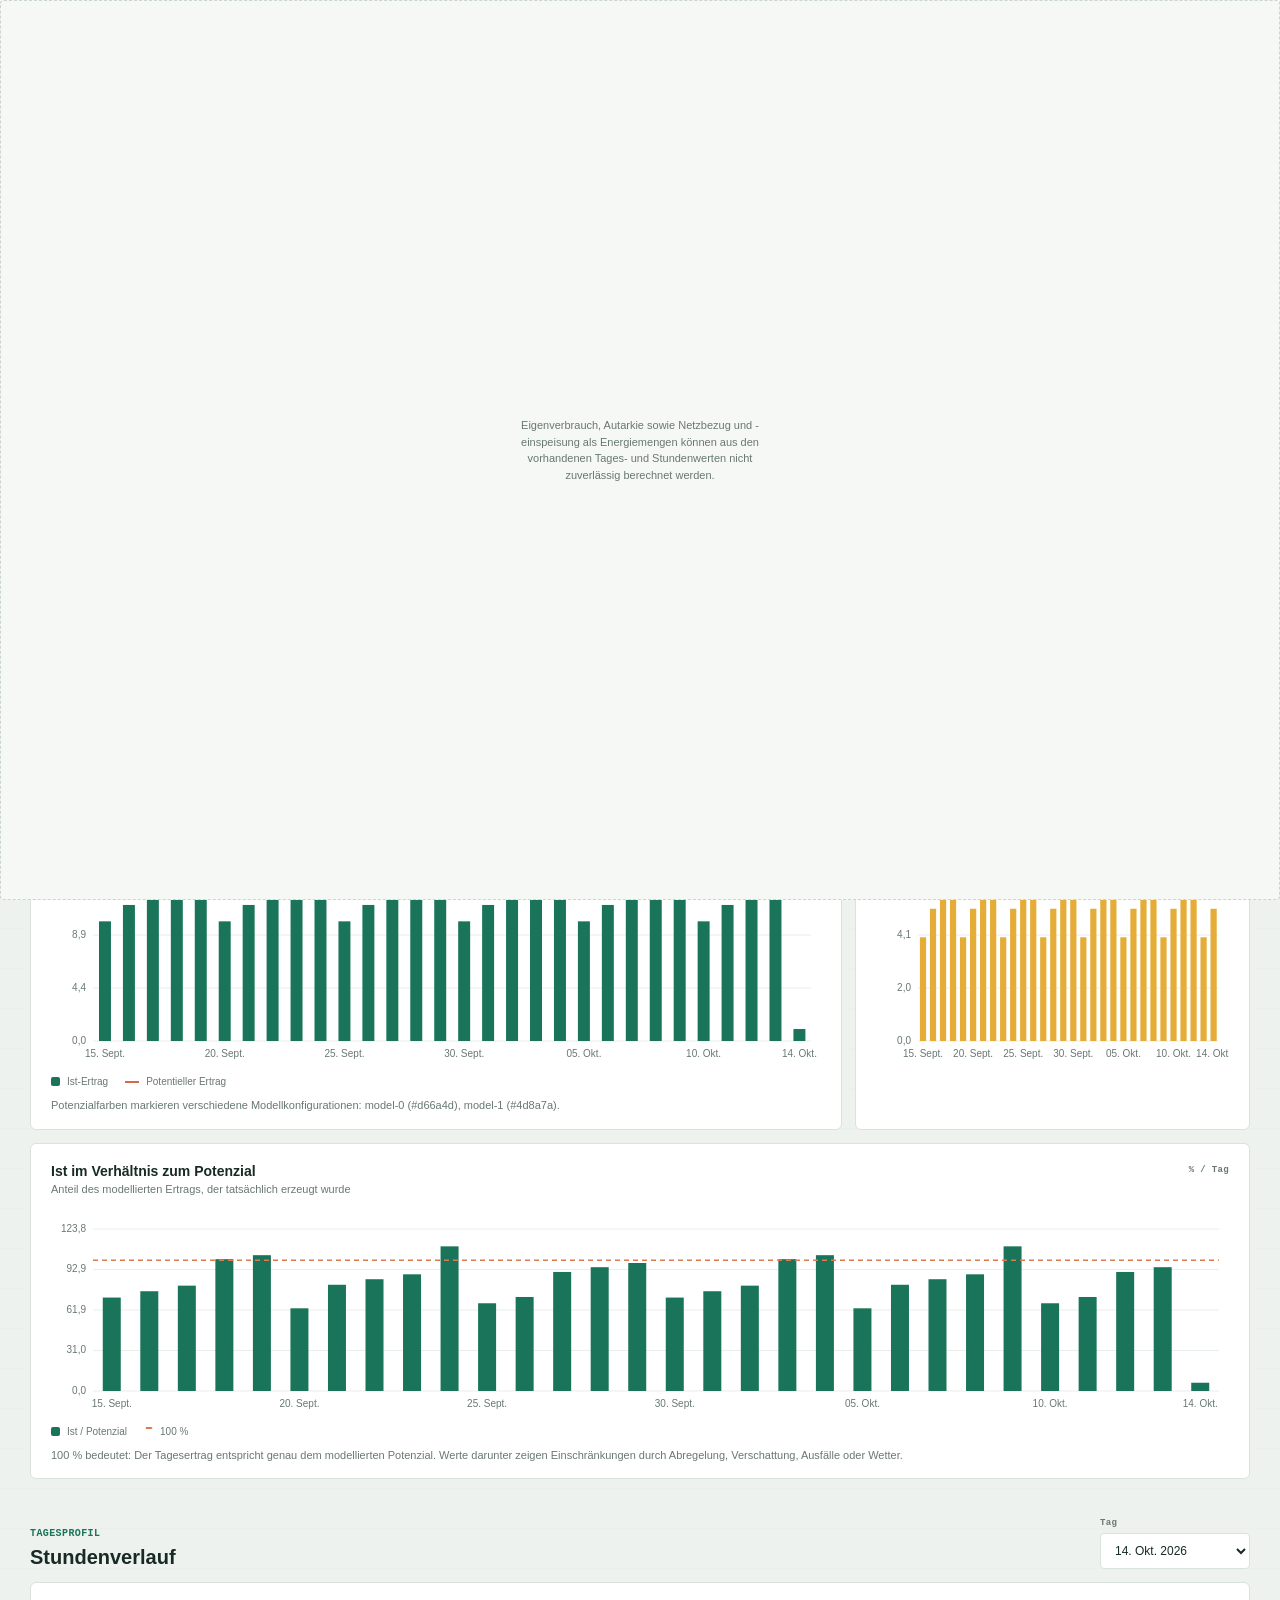
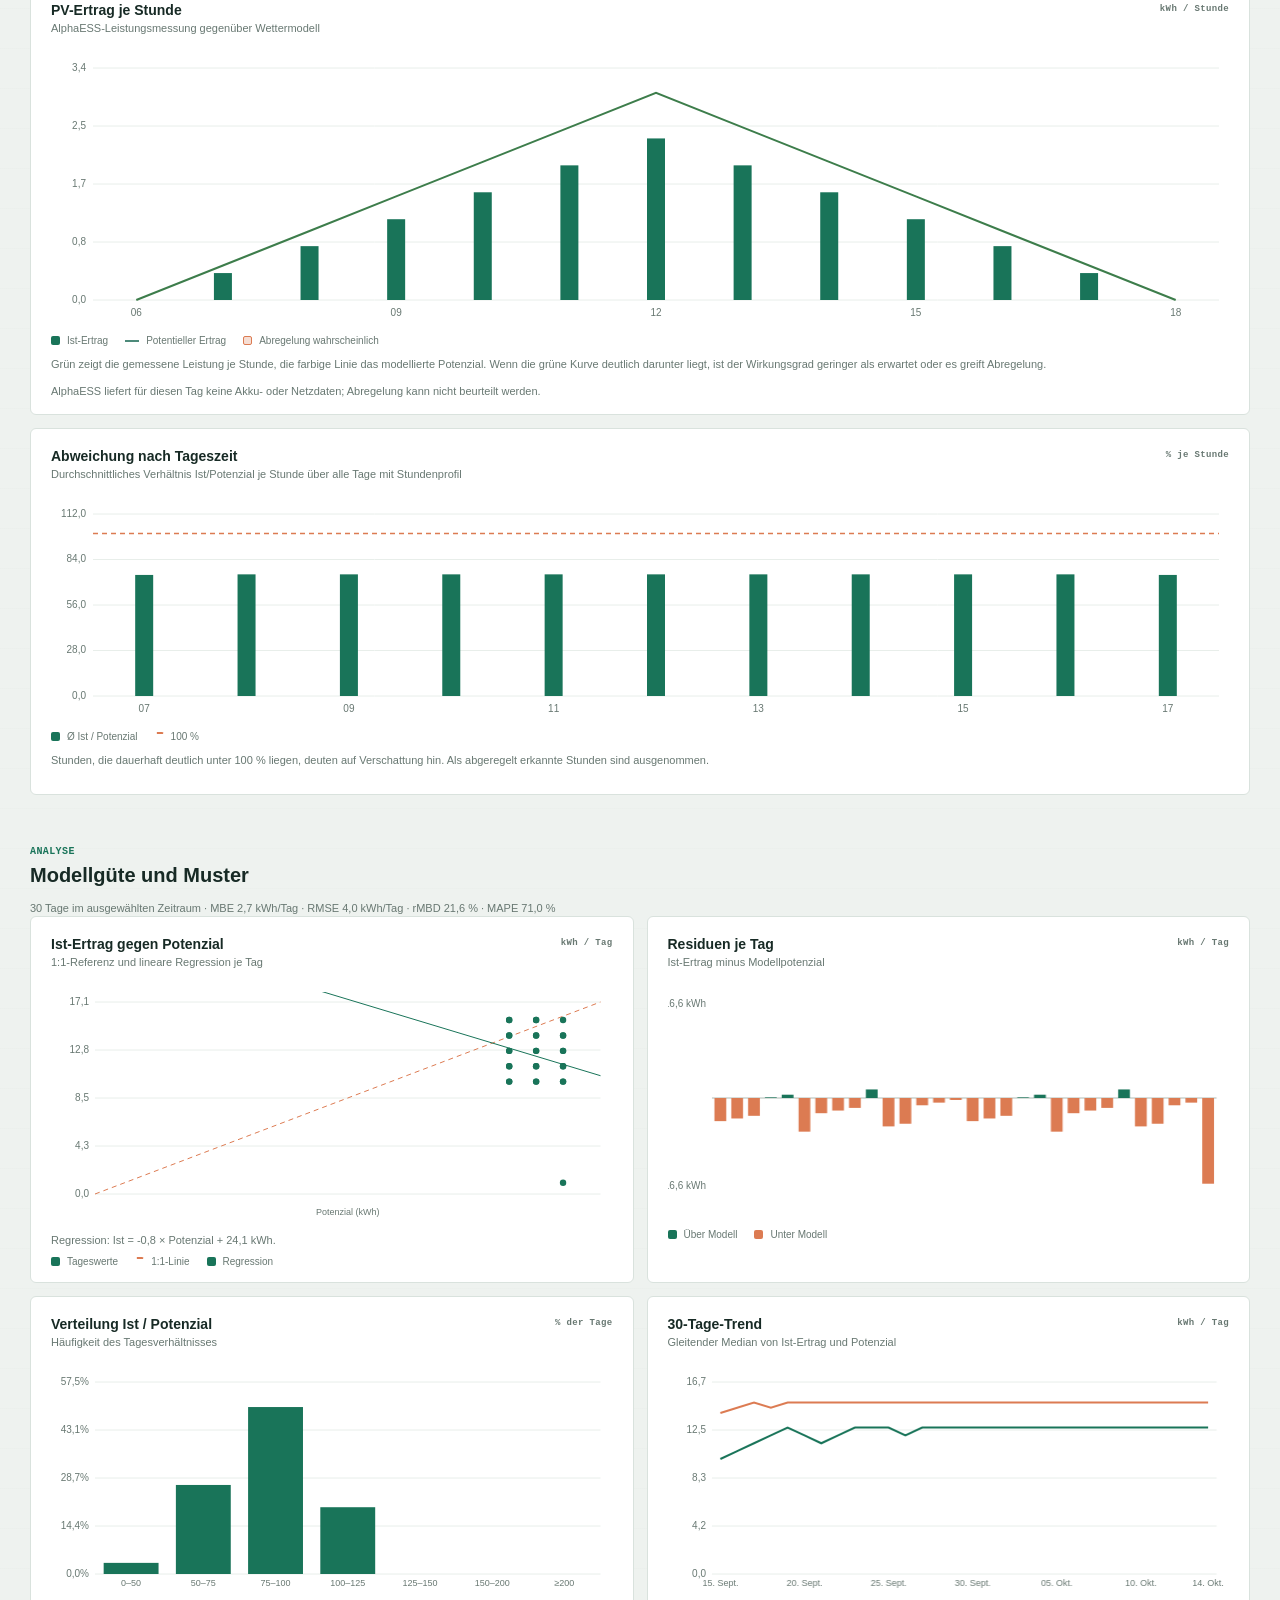
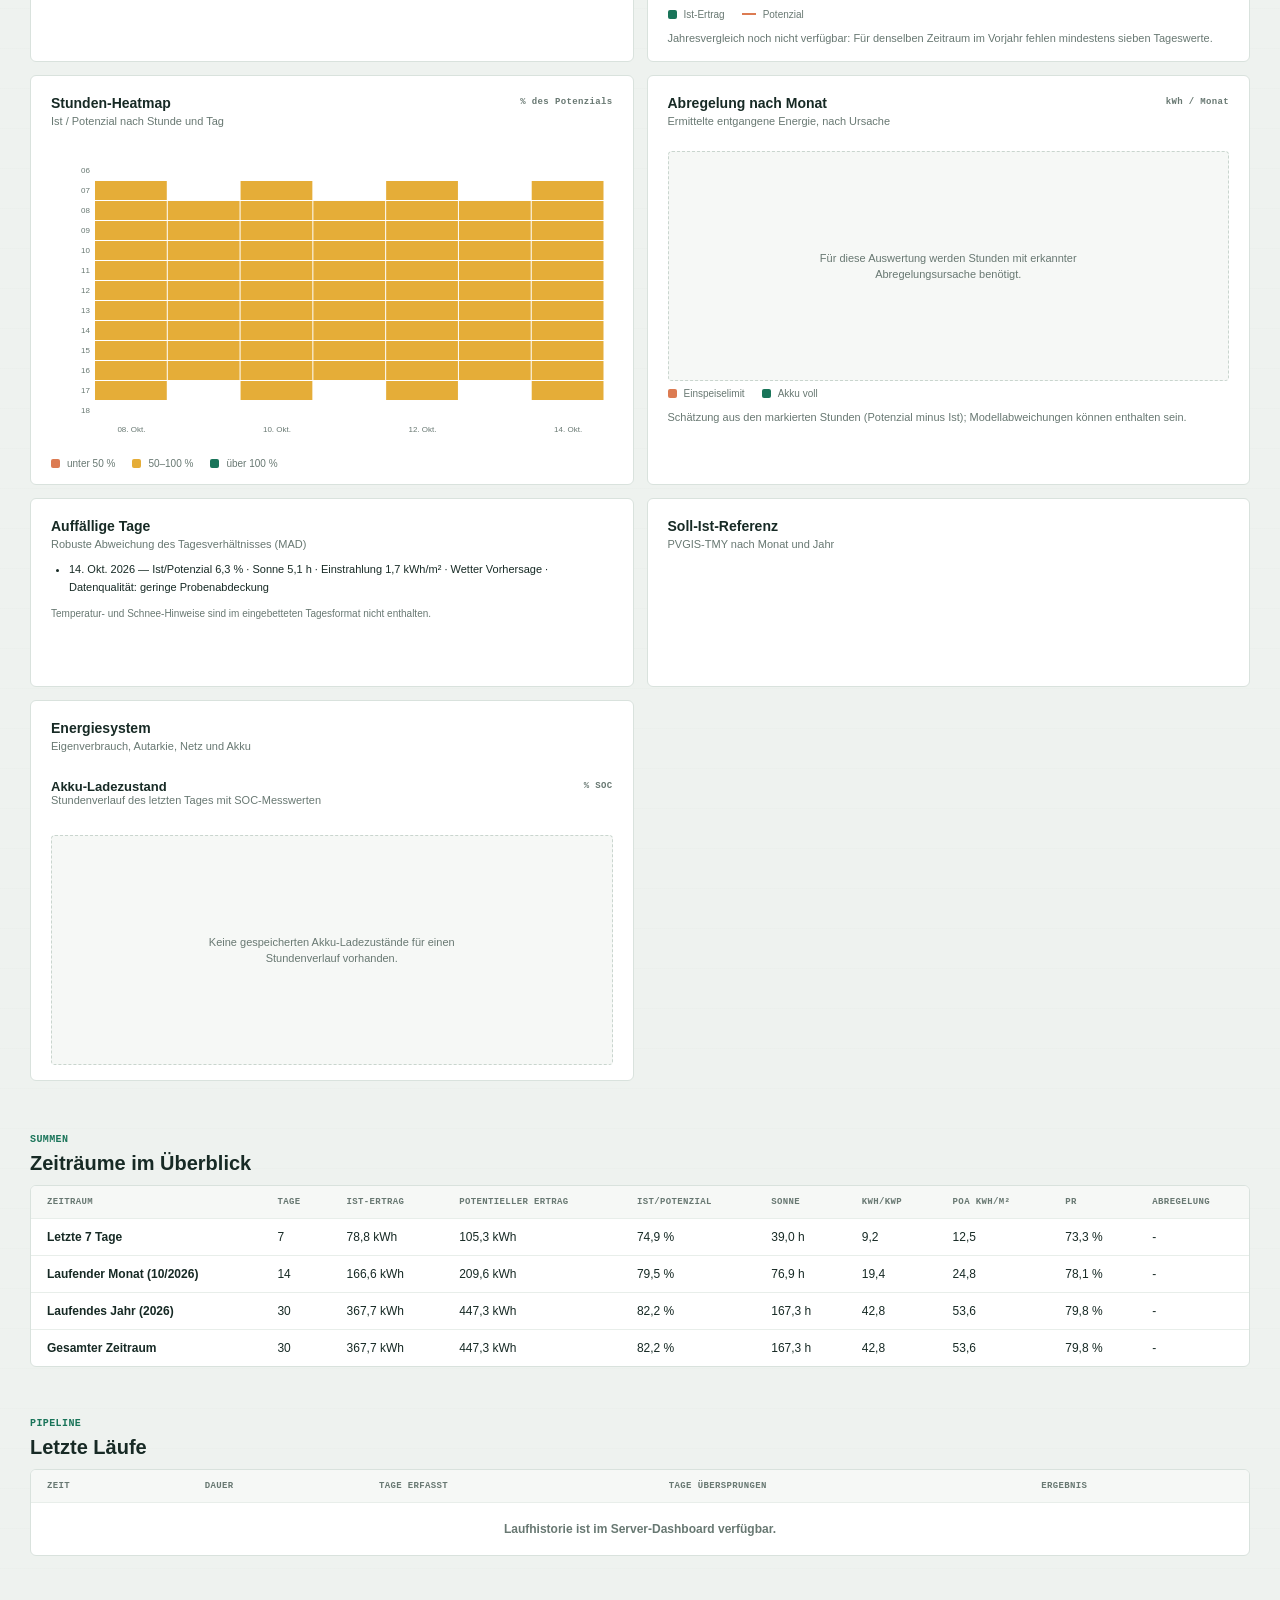
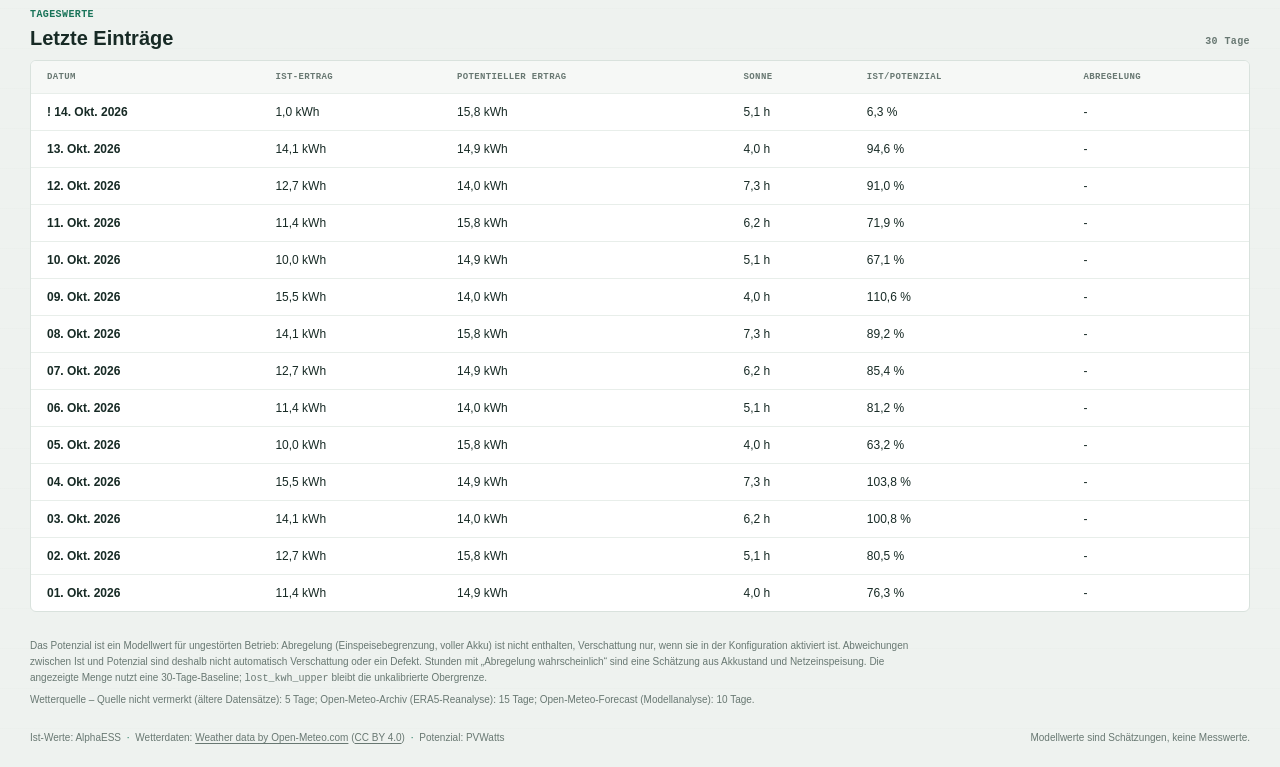
<file: tests/frontend/fixtures/no_signals.html>
<!doctype html>
<html lang="de">
  <head>
    <meta charset="utf-8">
    <meta name="viewport" content="width=device-width, initial-scale=1">
    <meta name="theme-color" content="#eef2ef">
    <meta name="description" content="Täglicher Überblick über PV-Ertrag, Modellpotenzial und Sonnenscheindauer.">
    <title>PV-Tagesbericht</title>
    <style>
:root {
  color-scheme: light;
  --page: #eef2ef;
  --surface: #fff;
  --surface-soft: #f6f8f6;
  --ink: #172a25;
  --muted: #687872;
  --line: #d9e2dd;
  --green: #197459;
  --green-deep: #123c31;
  --green-pale: #e2f1e8;
  --lime: #d9ef78;
  --orange: #dc7b52;
  --sun: #e5ad38;
  --radius: 6px;
  font-family: "Trebuchet MS", "Segoe UI", sans-serif;
  font-synthesis: none;
  text-rendering: optimizeLegibility;
}

* { box-sizing: border-box; }
body {
  min-width: 320px;
  min-height: 100vh;
  margin: 0;
  color: var(--ink);
  background-color: var(--page);
  background-image: repeating-linear-gradient(0deg, transparent, transparent 39px, rgb(24 64 48 / 2.5%) 40px);
}
button { font: inherit; }
.topbar {
  display: flex;
  min-height: 68px;
  align-items: center;
  justify-content: space-between;
  padding: 0 max(28px, calc((100vw - 1220px) / 2));
  border-bottom: 1px solid var(--line);
  background: rgb(255 255 255 / 86%);
}
.brand { display: inline-flex; align-items: center; gap: 11px; color: inherit; text-decoration: none; }
.brand-mark { display: grid; width: 34px; height: 34px; place-items: center; border-radius: 4px; background: var(--green-deep); color: var(--lime); font-size: 12px; font-weight: 800; letter-spacing: 0.04em; }
.brand-name, .eyebrow, .updated-label, .metric-index, .chart-unit, .history-count { font-family: Consolas, "Courier New", monospace; font-weight: 600; letter-spacing: 0.04em; }
.brand-name { font-size: 11px; }
.brand-divider { padding: 0 6px; color: var(--green); }
.connection-state { display: inline-flex; align-items: center; gap: 8px; color: var(--muted); font-size: 12px; }
.state-dot { width: 8px; height: 8px; border-radius: 50%; background: var(--sun); }
.connection-state[data-state="ready"] .state-dot { background: var(--green); }
.connection-state[data-state="error"] .state-dot { background: var(--orange); }
.dashboard { width: min(1220px, calc(100% - 56px)); margin: 0 auto; }
.page-heading { display: flex; min-height: 188px; align-items: center; justify-content: space-between; gap: 24px; padding: 28px 0 30px; animation: rise-in 420ms ease-out both; }
.eyebrow { margin: 0 0 11px; color: var(--green); font-size: 10px; line-height: 1.5; }
.eyebrow span { padding: 0 5px; color: #a0aea6; }
h1, h2, h3, p { margin-top: 0; }
h1 { margin-bottom: 7px; font-size: 32px; font-weight: 700; letter-spacing: 0; line-height: 1.15; }
.heading-note { margin-bottom: 0; color: var(--muted); font-size: 14px; }
.updated-block { display: grid; min-width: 174px; gap: 8px; justify-items: end; }
.updated-label { color: var(--muted); font-size: 9px; }
.updated-block time { font-size: 13px; font-weight: 700; }
.metrics { display: grid; grid-template-columns: repeat(3, minmax(0, 1fr)); gap: 13px; margin-bottom: 37px; }
.metric { min-width: 0; min-height: 145px; padding: 18px 20px 16px; border: 1px solid var(--line); border-top: 3px solid var(--green); border-radius: var(--radius); background: var(--surface); animation: rise-in 460ms ease-out both; }
.metric:nth-child(2) { border-top-color: var(--orange); animation-delay: 60ms; }
.metric:nth-child(3) { border-top-color: var(--sun); animation-delay: 120ms; }
.metric-heading { display: flex; align-items: center; justify-content: space-between; }
.metric-heading h2 { margin: 0; font-size: 14px; font-weight: 600; }
.metric-index { color: #9ba9a2; font-size: 10px; }
.metric-value { display: flex; align-items: baseline; gap: 8px; margin: 17px 0 5px; font-variant-numeric: tabular-nums; }
.metric-value > span:first-child { font-size: 31px; font-weight: 700; line-height: 1; }
.metric-unit { color: var(--muted); font-family: Consolas, "Courier New", monospace; font-size: 12px; }
.metric-caption { margin: 0; overflow: hidden; color: var(--muted); font-size: 11px; text-overflow: ellipsis; white-space: nowrap; }
.model-warning { padding: 11px 14px; border: 1px solid var(--orange); border-radius: var(--radius); background: var(--surface); color: var(--text); }
.public-status { padding: 9px 12px; border: 1px solid var(--line); border-radius: var(--radius); background: var(--surface); color: var(--muted); font-size: 12px; }
.public-status[data-state="stale"] { border-color: var(--red); color: var(--red); }
.section-heading { display: flex; min-height: 58px; align-items: end; justify-content: space-between; gap: 18px; margin-bottom: 13px; }
.section-heading .eyebrow { margin-bottom: 5px; }
.section-heading h2 { margin-bottom: 0; font-size: 20px; font-weight: 700; }
.chart-actions { display: flex; align-items: center; gap: 10px; }
.range-control { display: inline-flex; gap: 2px; padding: 3px; border: 1px solid var(--line); border-radius: 5px; background: var(--surface); }
.range-control button { min-width: 42px; min-height: 30px; padding: 0 9px; border: 0; border-radius: 3px; background: transparent; color: var(--muted); cursor: pointer; font-size: 11px; font-weight: 600; }
.range-control button[aria-pressed="true"] { background: var(--green-deep); color: #fff; }
.range-control button:focus-visible, .export-button:focus-visible, .brand:focus-visible { outline: 3px solid var(--sun); outline-offset: 2px; }
.export-button { min-height: 38px; padding: 0 13px; border: 1px solid var(--green-deep); border-radius: 4px; background: var(--green-deep); color: #fff; cursor: pointer; font-size: 11px; font-weight: 700; }
.export-button:hover:not(:disabled) { background: var(--green); }
.export-button:disabled { border-color: #b7c5bd; background: #b7c5bd; cursor: not-allowed; }
.charts { display: grid; grid-template-columns: minmax(0, 1.75fr) minmax(260px, 0.85fr); gap: 13px; align-items: stretch; }
.chart-panel { min-width: 0; padding: 19px 20px 15px; border: 1px solid var(--line); border-radius: var(--radius); background: var(--surface); }
.chart-heading { display: flex; min-height: 43px; align-items: start; justify-content: space-between; gap: 10px; }
.chart-heading h3 { margin: 0 0 4px; font-size: 14px; }
.chart-heading p { margin: 0; color: var(--muted); font-size: 11px; }
.chart-unit { padding-top: 2px; color: var(--muted); font-size: 9px; white-space: nowrap; }
.chart-wrap { position: relative; width: 100%; margin-top: 13px; }
.energy-chart-wrap, .sunshine-chart-wrap { height: 250px; }
.charts-single { grid-template-columns: minmax(0, 1fr); margin-top: 13px; }
.ratio-chart-wrap { height: 200px; }
.profile-chart-wrap { height: 220px; }
.analysis-section { margin-top: 34px; }
.analysis-grid { display: grid; grid-template-columns: repeat(2, minmax(0, 1fr)); gap: 13px; }
.analysis-grid .chart-panel { min-width: 0; }
.analysis-subheading { margin-top: 16px; }
.analysis-subheading h4 { margin: 0; font-size: 13px; font-weight: 700; }
.analysis-chart-wrap { height: 230px; }
.analysis-heatmap-wrap { height: 300px; }
.analysis-list { min-height: 110px; color: var(--muted); font-size: 11px; line-height: 1.6; }
.analysis-list ul { margin: 0; padding-left: 18px; color: var(--ink); }
.analysis-list li + li { margin-top: 5px; }
.analysis-list p { margin: 10px 0 0; color: var(--muted); font-size: 10px; }
.analysis-static-empty { position: static; min-height: 110px; }
.regression-swatch { width: 14px; height: 2px; border-radius: 0; background: var(--green); }
.residual-positive { background: var(--green); }
.residual-negative { background: var(--orange); }
.heatmap-low { background: var(--orange); }
.heatmap-mid { background: var(--sun); }
.heatmap-high { background: var(--green); }
.limit-swatch { background: var(--orange); }
.battery-swatch { background: var(--green); }
.hourly-section .chart-panel + .chart-panel { margin-top: 13px; }
.curtailed-swatch { background: rgb(220 123 82 / 25%); border: 1px solid var(--orange); }
.reference-swatch { width: 14px; height: 0; border-top: 2px dashed var(--orange); border-radius: 0; background: none; }
.chart-hint { margin: 10px 0 0; color: var(--muted); font-size: 11px; line-height: 1.5; }
.summary-section { margin-top: 36px; }
.page-notes { margin-top: 26px; color: var(--muted); font-size: 10px; line-height: 1.6; }
.page-notes p { max-width: 900px; margin: 0 0 5px; }
.hourly-section { margin-top: 32px; }
.hourly-heading { align-items: end; }
.hourly-date-label { display: grid; gap: 5px; color: var(--muted); font-family: Consolas, "Courier New", monospace; font-size: 9px; font-weight: 600; letter-spacing: 0.04em; }
.hourly-date-label select { min-width: 150px; min-height: 36px; padding: 0 30px 0 10px; border: 1px solid var(--line); border-radius: 4px; background: var(--surface); color: var(--ink); font: 12px "Trebuchet MS", "Segoe UI", sans-serif; }
.hourly-chart-wrap { height: 270px; }
.chart-wrap canvas { display: block; width: 100%; height: 100%; }
.chart-tooltip { position: absolute; z-index: 3; max-width: min(240px, calc(100% - 12px)); padding: 9px 11px; border: 1px solid #34554a; border-radius: 4px; background: #172a25; color: #fff; box-shadow: 0 5px 18px rgb(18 60 49 / 18%); font-size: 11px; line-height: 1.55; pointer-events: none; transform: translate(-50%, -100%); white-space: pre-line; }
.chart-tooltip[hidden] { display: none; }
.empty-state { position: absolute; inset: 0; display: flex; align-items: center; justify-content: center; flex-direction: column; gap: 8px; padding: 20px; border: 1px dashed #c9d5ce; border-radius: 4px; background: var(--surface-soft); text-align: center; }
.empty-state[hidden] { display: none; }
.empty-mark { display: grid; width: 31px; height: 31px; place-items: center; border-radius: 50%; background: var(--green-pale); color: var(--green-deep); font-family: Consolas, "Courier New", monospace; font-size: 10px; }
.empty-state p { margin: 0; font-size: 13px; font-weight: 700; }
.empty-state > span:last-child { max-width: 260px; color: var(--muted); font-size: 11px; line-height: 1.5; }
.empty-state-compact > span { color: var(--muted); font-size: 12px; }
.legend { display: flex; gap: 17px; padding-top: 7px; color: var(--muted); font-size: 10px; }
.legend span { display: inline-flex; align-items: center; gap: 7px; }
.legend-swatch { width: 9px; height: 9px; border-radius: 2px; }
.actual-swatch { background: var(--green); }
.potential-swatch { width: 14px; height: 2px; border-radius: 0; background: var(--orange); }
.history-section { margin-top: 36px; }
.history-heading { margin-bottom: 10px; }
.history-count { margin: 0 0 3px; color: var(--muted); font-size: 10px; }
.table-scroll { overflow-x: auto; border: 1px solid var(--line); border-radius: var(--radius); background: var(--surface); }
.completeness-section { margin-top: 34px; }
.run-history-section { margin-top: 34px; }
.completeness-legend { display: flex; flex-wrap: wrap; gap: 9px 16px; margin: 0 0 12px; color: var(--muted); font-size: 12px; }
.completeness-legend span { display: inline-flex; align-items: center; gap: 6px; }
.completeness-swatch { width: 12px; height: 12px; display: inline-block; border-radius: 3px; background: var(--green); }
.completeness-flagged { background: var(--sun); }
.completeness-missing { background: var(--red); }
.completeness-skipped { background: #8b9691; }
.completeness-calendar { display: grid; grid-template-columns: repeat(auto-fit, minmax(210px, 1fr)); gap: 12px; }
.completeness-month { min-width: 0; padding: 12px; border: 1px solid var(--line); border-radius: var(--radius); background: var(--surface); }
.completeness-month h3 { margin: 0 0 8px; font-size: 13px; }
.completeness-days { display: grid; grid-template-columns: repeat(7, minmax(0, 1fr)); gap: 3px; }
.completeness-day { min-height: 23px; display: grid; place-items: center; border-radius: 4px; background: var(--green); color: #fff; font: 10px Consolas, monospace; }
.completeness-day.empty { background: transparent; }
.completeness-day.flagged { background: var(--sun); color: #302400; }
.completeness-day.missing { background: var(--red); }
.completeness-day.skipped { background: #8b9691; }
.analysis-reference-summary { display: grid; gap: 8px; padding: 14px; color: var(--muted); font-size: 13px; }
table { width: 100%; border-collapse: collapse; text-align: left; }
th, td { padding: 11px 16px; border-bottom: 1px solid #e8eeea; font-size: 12px; white-space: nowrap; }
th { background: var(--surface-soft); color: var(--muted); font-family: Consolas, "Courier New", monospace; font-size: 9px; font-weight: 600; letter-spacing: 0.04em; text-transform: uppercase; }
tbody tr:last-child td { border-bottom: 0; }
td:not(:first-child) { font-variant-numeric: tabular-nums; }
td:first-child { font-weight: 600; }
.table-empty { padding: 19px 16px; color: var(--muted); text-align: center; }
.page-footer { display: flex; justify-content: space-between; gap: 16px; padding: 19px 0 25px; color: var(--muted); font-size: 10px; }
.page-footer span span { padding: 0 3px; color: var(--green); }
@keyframes rise-in { from { opacity: 0; transform: translateY(8px); } to { opacity: 1; transform: translateY(0); } }
@media (max-width: 760px) {
  .topbar { min-height: 60px; padding: 0 18px; }
  .dashboard { width: calc(100% - 36px); }
  .page-heading { min-height: 160px; }
  .charts { grid-template-columns: 1fr; }
  .analysis-grid { grid-template-columns: 1fr; }
  .sunshine-chart-wrap, .energy-chart-wrap { height: 230px; }
  .hourly-chart-wrap { height: 250px; }
  .ratio-chart-wrap, .profile-chart-wrap, .analysis-chart-wrap { height: 210px; }
  .analysis-heatmap-wrap { height: 270px; }
}
@media (max-width: 540px) {
  .topbar { padding: 0 14px; }
  .connection-state { max-width: 150px; font-size: 10px; }
  .dashboard { width: calc(100% - 28px); }
  .page-heading { min-height: auto; align-items: start; flex-direction: column; gap: 18px; padding: 28px 0 22px; }
  h1 { font-size: 27px; }
  .updated-block { justify-items: start; }
  .metrics { grid-template-columns: 1fr; gap: 9px; margin-bottom: 31px; }
  .metric { min-height: 118px; padding: 14px 16px; }
  .metric-value { margin-top: 12px; }
  .metric-value > span:first-child { font-size: 27px; }
  .section-heading { align-items: start; flex-direction: column; gap: 12px; }
  .chart-actions { width: 100%; justify-content: space-between; flex-wrap: wrap; }
  .range-control button { min-width: 38px; padding: 0 7px; }
  .chart-panel { padding: 16px 13px 13px; }
  .hourly-heading { align-items: start; }
  .hourly-date-label, .hourly-date-label select { width: 100%; }
  .chart-heading p { max-width: 225px; line-height: 1.4; }
  .chart-unit { padding-top: 2px; font-size: 8px; }
  .analysis-grid .legend { flex-wrap: wrap; gap: 9px 13px; }
  .page-footer { flex-direction: column; gap: 7px; }
  th, td { padding: 10px 11px; }
}
@media (prefers-reduced-motion: reduce) {
  *, *::before, *::after { scroll-behavior: auto !important; animation-duration: 0.01ms !important; animation-iteration-count: 1 !important; transition-duration: 0.01ms !important; }
}
.page-footer a { color: inherit; text-decoration: underline; text-underline-offset: 2px; }

</style>
    
  </head>
  <body>
    <header class="topbar">
      <span class="brand">
        <span class="brand-mark" aria-hidden="true">PV</span>
        <span class="brand-name">TAGESBERICHT<span class="brand-divider">/</span>01</span>
      </span>
      <div class="connection-state" id="connection-state" data-state="loading">
        <span class="state-dot" aria-hidden="true"></span>
        <span id="connection-label">Daten werden geladen</span>
      </div>
    </header>

    <main class="dashboard">
      <section class="page-heading" aria-labelledby="page-title">
        <div>
          <p class="eyebrow">ERTRAG <span aria-hidden="true">/</span> MODELL <span aria-hidden="true">/</span> SONNE</p>
          <h1 id="page-title">PV-Tagesbericht</h1>
          <p class="heading-note">Erzeugung, Wetterpotenzial und Sonne im täglichen Vergleich.</p>
        </div>
        <div class="updated-block">
          <span class="updated-label">LETZTER DATENSATZ</span>
          <time id="latest-date">Noch keine Daten</time>
        </div>
      </section>

      <p class="model-warning" id="model-provenance-warning" role="status" hidden></p>
      <p class="public-status" id="public-status" role="status" aria-live="polite" hidden></p>

      <section class="metrics" aria-label="Kennzahlen des letzten Tages">
        <article class="metric metric-actual">
          <div class="metric-heading"><h2>Ist-Ertrag</h2><span class="metric-index">01</span></div>
          <p class="metric-value"><span id="actual-value">-</span><span class="metric-unit">kWh</span></p>
          <p class="metric-caption" id="actual-caption">AlphaESS Tageswert</p>
        </article>
        <article class="metric metric-potential">
          <div class="metric-heading"><h2>Potentieller Ertrag</h2><span class="metric-index">02</span></div>
          <p class="metric-value"><span id="potential-value">-</span><span class="metric-unit">kWh</span></p>
          <p class="metric-caption" id="potential-caption">Wetterbasiertes PV-Modell</p>
        </article>
        <article class="metric metric-sunshine">
          <div class="metric-heading"><h2>Sonnenstunden</h2><span class="metric-index">03</span></div>
          <p class="metric-value"><span id="sunshine-value">-</span><span class="metric-unit">h</span></p>
          <p class="metric-caption">WMO-Sonnenscheindauer</p>
        </article>
        <article class="metric">
          <div class="metric-heading"><h2>Spezifischer Ertrag</h2><span class="metric-index">04</span></div>
          <p class="metric-value"><span id="specific-yield-value">-</span><span class="metric-unit">kWh/kWp</span></p>
          <p class="metric-caption">Ist-Ertrag je installierter Leistung</p>
        </article>
        <article class="metric">
          <div class="metric-heading"><h2>Performance Ratio</h2><span class="metric-index">05</span></div>
          <p class="metric-value"><span id="performance-ratio-value">-</span><span class="metric-unit">%</span></p>
          <p class="metric-caption">Normiert auf Einstrahlung in Modulebene</p>
        </article>
        <article class="metric">
          <div class="metric-heading"><h2>Einstrahlung in Modulebene</h2><span class="metric-index">06</span></div>
          <p class="metric-value"><span id="poa-value">-</span><span class="metric-unit">kWh/m²</span></p>
          <p class="metric-caption">Modulanzahl-gewichtete POA</p>
        </article>
      </section>

      <section class="section-heading" aria-label="Zeitraum und Export">
        <div><p class="eyebrow">VERLAUF</p><h2>Tage im Vergleich</h2></div>
        <div class="chart-actions">
          <div class="range-control" role="group" aria-label="Angezeigter Zeitraum">
            <button type="button" data-range="7" aria-pressed="false">7 T</button>
            <button type="button" data-range="30" aria-pressed="true">30 T</button>
            <button type="button" data-range="90" aria-pressed="false">90 T</button>
            <button type="button" data-range="all" aria-pressed="false">Alle</button>
          </div>
          <button class="export-button" id="export-button" type="button" disabled>CSV exportieren</button>
        </div>
      </section>

      <section class="charts" aria-label="Tägliche Diagramme">
        <article class="chart-panel energy-panel">
          <div class="chart-heading">
            <div><h3>Erzeugte Energie</h3><p>Gemessener Ertrag gegenüber potentieller Erzeugung</p></div>
            <div class="chart-unit">kWh / Tag</div>
          </div>
          <div class="chart-wrap energy-chart-wrap">
            <canvas id="energy-chart" aria-label="Täglicher Ist-Ertrag und potentieller Ertrag. Mit Maus oder Fingertipp Tageswerte anzeigen." role="img" tabindex="0" aria-describedby="energy-tooltip" data-tooltip-id="energy-tooltip"></canvas>
            <div class="chart-tooltip" id="energy-tooltip" role="tooltip" hidden></div>
            <div class="empty-state" id="energy-empty" hidden>
              <span class="empty-mark" aria-hidden="true">01</span>
              <p>Noch keine Tagesdaten</p>
              <span>Der erste Datensatz erscheint nach dem ersten vollständigen Erfassungstag.</span>
            </div>
          </div>
          <div class="legend" aria-label="Diagrammlegende">
            <span><i class="legend-swatch actual-swatch" aria-hidden="true"></i>Ist-Ertrag</span>
            <span><i class="legend-swatch potential-swatch" aria-hidden="true"></i>Potentieller Ertrag</span>
          </div>
          <p class="chart-hint" id="potential-model-note">Das Potenzial wurde mit einer konsistenten Modellkonfiguration berechnet. Gleiche Farben bedeuten gleiche Berechnungsversion.</p>
        </article>
        <article class="chart-panel sunshine-panel">
          <div class="chart-heading">
            <div><h3>Sonnenschein</h3><p>Direkte Strahlung über WMO-Schwelle</p></div>
            <div class="chart-unit">Stunden / Tag</div>
          </div>
          <div class="chart-wrap sunshine-chart-wrap">
            <canvas id="sunshine-chart" aria-label="Tägliche Sonnenstunden. Mit Maus oder Fingertipp Tageswerte anzeigen." role="img" tabindex="0" aria-describedby="sunshine-tooltip" data-tooltip-id="sunshine-tooltip"></canvas>
            <div class="chart-tooltip" id="sunshine-tooltip" role="tooltip" hidden></div>
            <div class="empty-state empty-state-compact" id="sunshine-empty" hidden><span>Noch keine Sonnenscheindaten</span></div>
          </div>
        </article>
      </section>

      <section class="charts charts-single" aria-label="Verhältnis von Ist-Ertrag zu Potenzial">
        <article class="chart-panel ratio-panel">
          <div class="chart-heading">
            <div><h3>Ist im Verhältnis zum Potenzial</h3><p>Anteil des modellierten Ertrags, der tatsächlich erzeugt wurde</p></div>
            <div class="chart-unit">% / Tag</div>
          </div>
          <div class="chart-wrap ratio-chart-wrap">
            <canvas id="ratio-chart" aria-label="Tägliches Verhältnis von Ist-Ertrag zu Potenzial. Mit Maus, Fingertipp oder Pfeiltasten Tageswerte anzeigen." role="img" tabindex="0" aria-describedby="ratio-tooltip" data-tooltip-id="ratio-tooltip"></canvas>
            <div class="chart-tooltip" id="ratio-tooltip" role="tooltip" hidden></div>
            <div class="empty-state empty-state-compact" id="ratio-empty" hidden><span>Noch keine Daten</span></div>
          </div>
          <div class="legend" aria-label="Legende Verhältnis">
            <span><i class="legend-swatch actual-swatch" aria-hidden="true"></i>Ist / Potenzial</span>
            <span><i class="legend-swatch reference-swatch" aria-hidden="true"></i>100 %</span>
          </div>
          <p class="chart-hint">100 % bedeutet: Der Tagesertrag entspricht genau dem modellierten Potenzial. Werte darunter zeigen Einschränkungen durch Abregelung, Verschattung, Ausfälle oder Wetter.</p>
        </article>
      </section>

      <section class="hourly-section" aria-labelledby="hourly-title">
        <div class="section-heading hourly-heading">
          <div><p class="eyebrow">TAGESPROFIL</p><h2 id="hourly-title">Stundenverlauf</h2></div>
          <label class="hourly-date-label" for="hourly-date">Tag
            <select id="hourly-date" disabled aria-label="Tag für Stundenverlauf"></select>
          </label>
        </div>
        <article class="chart-panel hourly-panel">
          <div class="chart-heading">
            <div><h3>PV-Ertrag je Stunde</h3><p>AlphaESS-Leistungsmessung gegenüber Wettermodell</p></div>
            <div class="chart-unit">kWh / Stunde</div>
          </div>
          <div class="chart-wrap hourly-chart-wrap">
            <canvas id="hourly-chart" aria-label="Stündlicher Ist-Ertrag und potentieller Ertrag" role="img" tabindex="0" aria-describedby="hourly-tooltip" data-tooltip-id="hourly-tooltip" hidden></canvas>
            <div class="chart-tooltip" id="hourly-tooltip" role="tooltip" hidden></div>
            <div class="empty-state empty-state-compact" id="hourly-empty">
              <span>Stundenprofile erscheinen ab dem nächsten Erfassungslauf.</span>
            </div>
          </div>
          <div class="legend" aria-label="Stundenchart-Legende">
            <span><i class="legend-swatch actual-swatch" aria-hidden="true"></i>Ist-Ertrag</span>
            <span><i class="legend-swatch potential-swatch" aria-hidden="true"></i>Potentieller Ertrag</span>
            <span id="hourly-curtailed-legend" hidden><i class="legend-swatch curtailed-swatch" aria-hidden="true"></i>Abregelung wahrscheinlich</span>
          </div>
          <p class="chart-hint">Grün zeigt die gemessene Leistung je Stunde, die farbige Linie das modellierte Potenzial. Wenn die grüne Kurve deutlich darunter liegt, ist der Wirkungsgrad geringer als erwartet oder es greift Abregelung.</p>
          <p class="chart-hint" id="hourly-curtailment-note"></p>
        </article>
        <article class="chart-panel profile-panel">
          <div class="chart-heading">
            <div><h3>Abweichung nach Tageszeit</h3><p>Durchschnittliches Verhältnis Ist/Potenzial je Stunde über alle Tage mit Stundenprofil</p></div>
            <div class="chart-unit">% je Stunde</div>
          </div>
          <div class="chart-wrap profile-chart-wrap">
            <canvas id="profile-chart" aria-label="Durchschnittliches Verhältnis von Ist-Ertrag zu Potenzial je Tagesstunde" role="img" tabindex="0" aria-describedby="profile-tooltip" data-tooltip-id="profile-tooltip" hidden></canvas>
            <div class="chart-tooltip" id="profile-tooltip" role="tooltip" hidden></div>
            <div class="empty-state empty-state-compact" id="profile-empty"><span id="profile-empty-text">Die Auswertung erscheint ab 5 Tagen mit Stundenprofil.</span></div>
          </div>
          <div class="legend" aria-label="Legende Tageszeit">
            <span><i class="legend-swatch actual-swatch" aria-hidden="true"></i>Ø Ist / Potenzial</span>
            <span><i class="legend-swatch reference-swatch" aria-hidden="true"></i>100 %</span>
          </div>
          <p class="chart-hint">Stunden, die dauerhaft deutlich unter 100 % liegen, deuten auf Verschattung hin. Als abgeregelt erkannte Stunden sind ausgenommen.</p>
          <p class="chart-hint" id="profile-note"></p>
        </article>
      </section>

      <section class="analysis-section" aria-labelledby="analysis-title">
        <div class="section-heading">
          <div><p class="eyebrow">ANALYSE</p><h2 id="analysis-title">Modellgüte und Muster</h2></div>
        </div>
        <p class="chart-hint" id="analysis-metrics" aria-live="polite"></p>
        <div class="analysis-grid">
          <article class="chart-panel">
            <div class="chart-heading">
              <div><h3>Ist-Ertrag gegen Potenzial</h3><p>1:1-Referenz und lineare Regression je Tag</p></div>
              <div class="chart-unit">kWh / Tag</div>
            </div>
            <div class="chart-wrap analysis-chart-wrap">
              <canvas id="analysis-scatter" aria-label="Streudiagramm Ist-Ertrag gegen Potenzial mit 1 zu 1 Referenz und Regression" role="img" tabindex="0" aria-describedby="analysis-scatter-tooltip" data-tooltip-id="analysis-scatter-tooltip" hidden></canvas>
              <div class="chart-tooltip" id="analysis-scatter-tooltip" role="tooltip" hidden></div>
              <div class="empty-state empty-state-compact" id="analysis-scatter-empty"><span>Für die Auswertung werden mindestens zwei Tage mit Ist- und Potenzialwert benötigt.</span></div>
            </div>
            <p class="chart-hint" id="analysis-regression-note"></p>
            <div class="legend" aria-label="Legende Streudiagramm">
              <span><i class="legend-swatch actual-swatch" aria-hidden="true"></i>Tageswerte</span>
              <span><i class="legend-swatch reference-swatch" aria-hidden="true"></i>1:1-Linie</span>
              <span><i class="legend-swatch regression-swatch" aria-hidden="true"></i>Regression</span>
            </div>
          </article>
          <article class="chart-panel">
            <div class="chart-heading">
              <div><h3>Residuen je Tag</h3><p>Ist-Ertrag minus Modellpotenzial</p></div>
              <div class="chart-unit">kWh / Tag</div>
            </div>
            <div class="chart-wrap analysis-chart-wrap">
              <canvas id="analysis-residuals" aria-label="Tägliche Residuen: Ist-Ertrag minus Potenzial" role="img" tabindex="0" aria-describedby="analysis-residuals-tooltip" data-tooltip-id="analysis-residuals-tooltip" hidden></canvas>
              <div class="chart-tooltip" id="analysis-residuals-tooltip" role="tooltip" hidden></div>
              <div class="empty-state empty-state-compact" id="analysis-residuals-empty"><span>Residuen erscheinen ab zwei vollständigen Tageswerten.</span></div>
            </div>
            <div class="legend" aria-label="Legende Residuen">
              <span><i class="legend-swatch residual-positive" aria-hidden="true"></i>Über Modell</span>
              <span><i class="legend-swatch residual-negative" aria-hidden="true"></i>Unter Modell</span>
            </div>
          </article>
          <article class="chart-panel">
            <div class="chart-heading">
              <div><h3>Verteilung Ist / Potenzial</h3><p>Häufigkeit des Tagesverhältnisses</p></div>
              <div class="chart-unit">% der Tage</div>
            </div>
            <div class="chart-wrap analysis-chart-wrap">
              <canvas id="analysis-histogram" aria-label="Histogramm der täglichen Ist- zu Potenzial-Verhältnisse" role="img" tabindex="0" aria-describedby="analysis-histogram-tooltip" data-tooltip-id="analysis-histogram-tooltip" hidden></canvas>
              <div class="chart-tooltip" id="analysis-histogram-tooltip" role="tooltip" hidden></div>
              <div class="empty-state empty-state-compact" id="analysis-histogram-empty"><span>Das Histogramm erscheint ab drei gültigen Tagesverhältnissen.</span></div>
            </div>
          </article>
          <article class="chart-panel">
            <div class="chart-heading">
              <div><h3>30-Tage-Trend</h3><p>Gleitender Median von Ist-Ertrag und Potenzial</p></div>
              <div class="chart-unit">kWh / Tag</div>
            </div>
            <div class="chart-wrap analysis-chart-wrap">
              <canvas id="analysis-trend" aria-label="Gleitender 30-Tage-Median von Ist-Ertrag und Potenzial" role="img" tabindex="0" aria-describedby="analysis-trend-tooltip" data-tooltip-id="analysis-trend-tooltip" hidden></canvas>
              <div class="chart-tooltip" id="analysis-trend-tooltip" role="tooltip" hidden></div>
              <div class="empty-state empty-state-compact" id="analysis-trend-empty"><span>Für einen Trend werden mindestens sieben Tageswerte benötigt.</span></div>
            </div>
            <div class="legend" aria-label="Legende 30-Tage-Trend">
              <span><i class="legend-swatch actual-swatch" aria-hidden="true"></i>Ist-Ertrag</span>
              <span><i class="legend-swatch potential-swatch" aria-hidden="true"></i>Potenzial</span>
            </div>
            <p class="chart-hint" id="analysis-annual-note"></p>
          </article>
          <article class="chart-panel">
            <div class="chart-heading">
              <div><h3>Stunden-Heatmap</h3><p>Ist / Potenzial nach Stunde und Tag</p></div>
              <div class="chart-unit">% des Potenzials</div>
            </div>
            <div class="chart-wrap analysis-heatmap-wrap">
              <canvas id="analysis-heatmap" aria-label="Heatmap des stündlichen Ist- zu Potenzial-Verhältnisses nach Tag" role="img" tabindex="0" aria-describedby="analysis-heatmap-tooltip" data-tooltip-id="analysis-heatmap-tooltip" hidden></canvas>
              <div class="chart-tooltip" id="analysis-heatmap-tooltip" role="tooltip" hidden></div>
              <div class="empty-state empty-state-compact" id="analysis-heatmap-empty"><span>Für die Heatmap werden gespeicherte Stundenprofile mit Ist- und Potenzialwerten benötigt.</span></div>
            </div>
            <div class="legend" aria-label="Legende Stunden-Heatmap">
              <span><i class="legend-swatch heatmap-low" aria-hidden="true"></i>unter 50 %</span>
              <span><i class="legend-swatch heatmap-mid" aria-hidden="true"></i>50–100 %</span>
              <span><i class="legend-swatch heatmap-high" aria-hidden="true"></i>über 100 %</span>
            </div>
          </article>
          <article class="chart-panel">
            <div class="chart-heading">
              <div><h3>Abregelung nach Monat</h3><p>Ermittelte entgangene Energie, nach Ursache</p></div>
              <div class="chart-unit">kWh / Monat</div>
            </div>
            <div class="chart-wrap analysis-chart-wrap">
              <canvas id="analysis-curtailment" aria-label="Monatliche entgangene Energie durch Einspeiselimit und vollen Akku" role="img" tabindex="0" aria-describedby="analysis-curtailment-tooltip" data-tooltip-id="analysis-curtailment-tooltip" hidden></canvas>
              <div class="chart-tooltip" id="analysis-curtailment-tooltip" role="tooltip" hidden></div>
              <div class="empty-state empty-state-compact" id="analysis-curtailment-empty"><span>Für diese Auswertung werden Stunden mit erkannter Abregelungsursache benötigt.</span></div>
            </div>
            <div class="legend" aria-label="Legende Abregelungsursachen">
              <span><i class="legend-swatch limit-swatch" aria-hidden="true"></i>Einspeiselimit</span>
              <span><i class="legend-swatch battery-swatch" aria-hidden="true"></i>Akku voll</span>
            </div>
            <p class="chart-hint">Schätzung aus den markierten Stunden (Potenzial minus Ist); Modellabweichungen können enthalten sein.</p>
          </article>
          <article class="chart-panel">
            <div class="chart-heading"><div><h3>Auffällige Tage</h3><p>Robuste Abweichung des Tagesverhältnisses (MAD)</p></div></div>
            <div class="analysis-list empty-state-compact" id="analysis-anomalies" aria-live="polite"></div>
          </article>
          <article class="chart-panel">
            <div class="chart-heading"><div><h3>Soll-Ist-Referenz</h3><p>PVGIS-TMY nach Monat und Jahr</p></div></div>
            <div class="empty-state empty-state-compact" id="analysis-reference-empty"><span id="analysis-reference-empty-text">Keine PVGIS-TMY-Referenz vorhanden. Mit <code>python analyze_pv.py</code> lässt sie sich berechnen.</span></div>
            <div class="analysis-reference-summary" id="analysis-reference-summary" hidden></div>
          </article>
          <article class="chart-panel">
            <div class="chart-heading"><div><h3>Energiesystem</h3><p>Eigenverbrauch, Autarkie, Netz und Akku</p></div></div>
            <div class="chart-heading analysis-subheading">
              <div><h4>Akku-Ladezustand</h4><p>Stundenverlauf des letzten Tages mit SOC-Messwerten</p></div>
              <div class="chart-unit">% SOC</div>
            </div>
            <div class="chart-wrap analysis-chart-wrap">
              <canvas id="analysis-soc" aria-label="Stündlicher Akku-Ladezustand" role="img" tabindex="0" aria-describedby="analysis-soc-tooltip" data-tooltip-id="analysis-soc-tooltip" hidden></canvas>
              <div class="chart-tooltip" id="analysis-soc-tooltip" role="tooltip" hidden></div>
              <div class="empty-state empty-state-compact" id="analysis-soc-empty"><span>Keine gespeicherten Akku-Ladezustände für einen Stundenverlauf vorhanden.</span></div>
            </div>
            <div class="empty-state empty-state-compact analysis-static-empty"><span>Eigenverbrauch, Autarkie sowie Netzbezug und -einspeisung als Energiemengen können aus den vorhandenen Tages- und Stundenwerten nicht zuverlässig berechnet werden.</span></div>
          </article>
        </div>
      </section>

      <section class="summary-section" aria-labelledby="summary-title">
        <div class="section-heading history-heading">
          <div><p class="eyebrow">SUMMEN</p><h2 id="summary-title">Zeiträume im Überblick</h2></div>
        </div>
        <div class="table-scroll">
          <table>
            <thead><tr><th scope="col">Zeitraum</th><th scope="col">Tage</th><th scope="col">Ist-Ertrag</th><th scope="col">Potentieller Ertrag</th><th scope="col">Ist/Potenzial</th><th scope="col">Sonne</th><th scope="col">kWh/kWp</th><th scope="col">POA kWh/m²</th><th scope="col">PR</th><th scope="col">Abregelung</th></tr></thead>
            <tbody id="summary-body">
              <tr><td class="table-empty" colspan="10">Summen erscheinen nach dem ersten Datensatz.</td></tr>
            </tbody>
          </table>
        </div>
      </section>

      <section class="completeness-section" aria-labelledby="completeness-title">
        <div class="section-heading history-heading">
          <div><p class="eyebrow">DATENLÜCKEN</p><h2 id="completeness-title">Datenvollständigkeit</h2></div>
          <p class="history-count" id="completeness-summary"></p>
        </div>
        <div class="completeness-legend" aria-label="Legende Datenvollständigkeit">
          <span><i class="completeness-swatch completeness-ok"></i>Vollständig</span>
          <span><i class="completeness-swatch completeness-flagged"></i>Hinweis</span>
          <span><i class="completeness-swatch completeness-missing"></i>Fehlt</span>
          <span><i class="completeness-swatch completeness-skipped"></i>Außerhalb des Backfill-Fensters</span>
        </div>
        <div id="completeness-calendar" class="completeness-calendar" aria-live="polite"></div>
        <p class="chart-hint">Ältere Lücken lassen sich mit einem größeren <code>BACKFILL_MAX_DAYS</code> und <code>--refresh-days</code> nachholen.</p>
      </section>

      <section class="run-history-section" aria-labelledby="run-history-title">
        <div class="section-heading history-heading">
          <div><p class="eyebrow">PIPELINE</p><h2 id="run-history-title">Letzte Läufe</h2></div>
        </div>
        <div class="table-scroll">
          <table>
            <thead><tr><th scope="col">Zeit</th><th scope="col">Dauer</th><th scope="col">Tage erfasst</th><th scope="col">Tage übersprungen</th><th scope="col">Ergebnis</th></tr></thead>
            <tbody id="run-history-body"><tr><td class="table-empty" colspan="5">Laufhistorie ist im Server-Dashboard verfügbar.</td></tr></tbody>
          </table>
        </div>
      </section>

      <section class="history-section" aria-labelledby="history-title">
        <div class="section-heading history-heading">
          <div><p class="eyebrow">TAGESWERTE</p><h2 id="history-title">Letzte Einträge</h2></div>
          <p class="history-count" id="history-count">0 Tage</p>
        </div>
        <div class="table-scroll">
          <table>
            <thead><tr><th scope="col">Datum</th><th scope="col">Ist-Ertrag</th><th scope="col">Potentieller Ertrag</th><th scope="col">Sonne</th><th scope="col">Ist/Potenzial</th><th scope="col">Abregelung</th></tr></thead>
            <tbody id="history-body">
              <tr><td class="table-empty" colspan="6">Die Tageshistorie wird nach dem ersten Lauf hier angezeigt.</td></tr>
            </tbody>
          </table>
        </div>
      </section>

      <div class="page-notes">
        <p>Das Potenzial ist ein Modellwert für ungestörten Betrieb: Abregelung (Einspeisebegrenzung, voller Akku) ist nicht enthalten, Verschattung nur, wenn sie in der Konfiguration aktiviert ist. Abweichungen zwischen Ist und Potenzial sind deshalb nicht automatisch Verschattung oder ein Defekt. Stunden mit „Abregelung wahrscheinlich“ sind eine Schätzung aus Akkustand und Netzeinspeisung. Die angezeigte Menge nutzt eine 30-Tage-Baseline; <code>lost_kwh_upper</code> bleibt die unkalibrierte Obergrenze.</p>
        <p id="source-note"></p>
      </div>

      <footer class="page-footer">
        <span>Ist-Werte: AlphaESS <span aria-hidden="true">·</span> Wetterdaten: <a href="https://open-meteo.com/" target="_blank" rel="noopener noreferrer">Weather data by Open-Meteo.com</a> (<a href="https://creativecommons.org/licenses/by/4.0/" target="_blank" rel="noopener noreferrer">CC BY 4.0</a>) <span aria-hidden="true">·</span> Potenzial: PVWatts</span>
        <span>Modellwerte sind Schätzungen, keine Messwerte.</span>
      </footer>
    </main>
  <script>window.PV_DAILY_DATA = {"installed_kwp":8.6,"records":[{"date":"2026-09-15","actual_kwh":10.0,"potential_kwh":14.0,"sunshine_hours":4.0,"poa_kwh_m2":1.5,"config_hash":"model-0"},{"date":"2026-09-16","actual_kwh":11.37,"potential_kwh":14.91,"sunshine_hours":5.1,"poa_kwh_m2":1.7,"config_hash":"model-0"},{"date":"2026-09-17","actual_kwh":12.74,"potential_kwh":15.82,"sunshine_hours":6.2,"poa_kwh_m2":1.9,"config_hash":"model-0"},{"date":"2026-09-18","actual_kwh":14.11,"potential_kwh":14.0,"sunshine_hours":7.3,"poa_kwh_m2":2.1,"config_hash":"model-0"},{"date":"2026-09-19","actual_kwh":15.48,"potential_kwh":14.91,"sunshine_hours":4.0,"poa_kwh_m2":1.5,"config_hash":"model-0"},{"date":"2026-09-20","actual_kwh":10.0,"potential_kwh":15.82,"sunshine_hours":5.1,"poa_kwh_m2":1.7,"config_hash":"model-0","weather_source":"archive"},{"date":"2026-09-21","actual_kwh":11.37,"potential_kwh":14.0,"sunshine_hours":6.2,"poa_kwh_m2":1.9,"config_hash":"model-0","weather_source":"archive"},{"date":"2026-09-22","actual_kwh":12.74,"potential_kwh":14.91,"sunshine_hours":7.3,"poa_kwh_m2":2.1,"config_hash":"model-0","weather_source":"archive"},{"date":"2026-09-23","actual_kwh":14.11,"potential_kwh":15.82,"sunshine_hours":4.0,"poa_kwh_m2":1.5,"config_hash":"model-0","weather_source":"archive"},{"date":"2026-09-24","actual_kwh":15.48,"potential_kwh":14.0,"sunshine_hours":5.1,"poa_kwh_m2":1.7,"config_hash":"model-0","weather_source":"archive"},{"date":"2026-09-25","actual_kwh":10.0,"potential_kwh":14.91,"sunshine_hours":6.2,"poa_kwh_m2":1.9,"config_hash":"model-0","weather_source":"archive"},{"date":"2026-09-26","actual_kwh":11.37,"potential_kwh":15.82,"sunshine_hours":7.3,"poa_kwh_m2":2.1,"config_hash":"model-0","weather_source":"archive"},{"date":"2026-09-27","actual_kwh":12.74,"potential_kwh":14.0,"sunshine_hours":4.0,"poa_kwh_m2":1.5,"config_hash":"model-0","weather_source":"archive"},{"date":"2026-09-28","actual_kwh":14.11,"potential_kwh":14.91,"sunshine_hours":5.1,"poa_kwh_m2":1.7,"config_hash":"model-0","weather_source":"archive"},{"date":"2026-09-29","actual_kwh":15.48,"potential_kwh":15.82,"sunshine_hours":6.2,"poa_kwh_m2":1.9,"config_hash":"model-0","weather_source":"archive"},{"date":"2026-09-30","actual_kwh":10.0,"potential_kwh":14.0,"sunshine_hours":7.3,"poa_kwh_m2":2.1,"config_hash":"model-1","weather_source":"archive"},{"date":"2026-10-01","actual_kwh":11.37,"potential_kwh":14.91,"sunshine_hours":4.0,"poa_kwh_m2":1.5,"config_hash":"model-1","weather_source":"archive"},{"date":"2026-10-02","actual_kwh":12.74,"potential_kwh":15.82,"sunshine_hours":5.1,"poa_kwh_m2":1.7,"config_hash":"model-1","weather_source":"archive"},{"date":"2026-10-03","actual_kwh":14.11,"potential_kwh":14.0,"sunshine_hours":6.2,"poa_kwh_m2":1.9,"config_hash":"model-1","weather_source":"archive"},{"date":"2026-10-04","actual_kwh":15.48,"potential_kwh":14.91,"sunshine_hours":7.3,"poa_kwh_m2":2.1,"config_hash":"model-1","weather_source":"archive"},{"date":"2026-10-05","actual_kwh":10.0,"potential_kwh":15.82,"sunshine_hours":4.0,"poa_kwh_m2":1.5,"config_hash":"model-1","weather_source":"forecast"},{"date":"2026-10-06","actual_kwh":11.37,"potential_kwh":14.0,"sunshine_hours":5.1,"poa_kwh_m2":1.7,"config_hash":"model-1","weather_source":"forecast"},{"date":"2026-10-07","actual_kwh":12.74,"potential_kwh":14.91,"sunshine_hours":6.2,"poa_kwh_m2":1.9,"config_hash":"model-1","weather_source":"forecast"},{"date":"2026-10-08","actual_kwh":14.11,"potential_kwh":15.82,"sunshine_hours":7.3,"poa_kwh_m2":2.1,"config_hash":"model-1","weather_source":"forecast","hourly":[{"hour":"06:00","actual_kwh":0.0,"potential_kwh":0.0},{"hour":"07:00","actual_kwh":0.38,"potential_kwh":0.5},{"hour":"08:00","actual_kwh":0.76,"potential_kwh":1.0},{"hour":"09:00","actual_kwh":1.14,"potential_kwh":1.5},{"hour":"10:00","actual_kwh":1.52,"potential_kwh":2.0},{"hour":"11:00","actual_kwh":1.9,"potential_kwh":2.5},{"hour":"12:00","actual_kwh":2.28,"potential_kwh":3.0},{"hour":"13:00","actual_kwh":1.9,"potential_kwh":2.5},{"hour":"14:00","actual_kwh":1.52,"potential_kwh":2.0},{"hour":"15:00","actual_kwh":1.14,"potential_kwh":1.5},{"hour":"16:00","actual_kwh":0.76,"potential_kwh":1.0},{"hour":"17:00","actual_kwh":0.38,"potential_kwh":0.5},{"hour":"18:00","actual_kwh":0.0,"potential_kwh":0.0}],"signals_checked":true},{"date":"2026-10-09","actual_kwh":15.48,"potential_kwh":14.0,"sunshine_hours":4.0,"poa_kwh_m2":1.5,"config_hash":"model-1","weather_source":"forecast","hourly":[{"hour":"06:00","actual_kwh":0.0,"potential_kwh":0.0},{"hour":"07:00","actual_kwh":null,"potential_kwh":0.5},{"hour":"08:00","actual_kwh":0.78,"potential_kwh":1.0},{"hour":"09:00","actual_kwh":1.17,"potential_kwh":1.5},{"hour":"10:00","actual_kwh":1.56,"potential_kwh":2.0},{"hour":"11:00","actual_kwh":1.95,"potential_kwh":2.5},{"hour":"12:00","actual_kwh":2.34,"potential_kwh":3.0},{"hour":"13:00","actual_kwh":1.95,"potential_kwh":2.5},{"hour":"14:00","actual_kwh":1.56,"potential_kwh":2.0},{"hour":"15:00","actual_kwh":1.17,"potential_kwh":1.5},{"hour":"16:00","actual_kwh":0.78,"potential_kwh":1.0},{"hour":"17:00","actual_kwh":null,"potential_kwh":0.5},{"hour":"18:00","actual_kwh":0.0,"potential_kwh":0.0}],"signals_checked":true},{"date":"2026-10-10","actual_kwh":10.0,"potential_kwh":14.91,"sunshine_hours":5.1,"poa_kwh_m2":1.7,"config_hash":"model-1","weather_source":"forecast","hourly":[{"hour":"06:00","actual_kwh":0.0,"potential_kwh":0.0},{"hour":"07:00","actual_kwh":0.35,"potential_kwh":0.5},{"hour":"08:00","actual_kwh":0.7,"potential_kwh":1.0},{"hour":"09:00","actual_kwh":1.05,"potential_kwh":1.5},{"hour":"10:00","actual_kwh":1.4,"potential_kwh":2.0},{"hour":"11:00","actual_kwh":1.75,"potential_kwh":2.5},{"hour":"12:00","actual_kwh":2.1,"potential_kwh":3.0},{"hour":"13:00","actual_kwh":1.75,"potential_kwh":2.5},{"hour":"14:00","actual_kwh":1.4,"potential_kwh":2.0},{"hour":"15:00","actual_kwh":1.05,"potential_kwh":1.5},{"hour":"16:00","actual_kwh":0.7,"potential_kwh":1.0},{"hour":"17:00","actual_kwh":0.35,"potential_kwh":0.5},{"hour":"18:00","actual_kwh":0.0,"potential_kwh":0.0}],"signals_checked":true},{"date":"2026-10-11","actual_kwh":11.37,"potential_kwh":15.82,"sunshine_hours":6.2,"poa_kwh_m2":1.9,"config_hash":"model-1","weather_source":"forecast","hourly":[{"hour":"06:00","actual_kwh":0.0,"potential_kwh":0.0},{"hour":"07:00","actual_kwh":null,"potential_kwh":0.5},{"hour":"08:00","actual_kwh":0.72,"potential_kwh":1.0},{"hour":"09:00","actual_kwh":1.08,"potential_kwh":1.5},{"hour":"10:00","actual_kwh":1.44,"potential_kwh":2.0},{"hour":"11:00","actual_kwh":1.8,"potential_kwh":2.5},{"hour":"12:00","actual_kwh":2.16,"potential_kwh":3.0},{"hour":"13:00","actual_kwh":1.8,"potential_kwh":2.5},{"hour":"14:00","actual_kwh":1.44,"potential_kwh":2.0},{"hour":"15:00","actual_kwh":1.08,"potential_kwh":1.5},{"hour":"16:00","actual_kwh":0.72,"potential_kwh":1.0},{"hour":"17:00","actual_kwh":null,"potential_kwh":0.5},{"hour":"18:00","actual_kwh":0.0,"potential_kwh":0.0}],"signals_checked":true},{"date":"2026-10-12","actual_kwh":12.74,"potential_kwh":14.0,"sunshine_hours":7.3,"poa_kwh_m2":2.1,"config_hash":"model-1","weather_source":"forecast","hourly":[{"hour":"06:00","actual_kwh":0.0,"potential_kwh":0.0},{"hour":"07:00","actual_kwh":0.37,"potential_kwh":0.5},{"hour":"08:00","actual_kwh":0.74,"potential_kwh":1.0},{"hour":"09:00","actual_kwh":1.11,"potential_kwh":1.5},{"hour":"10:00","actual_kwh":1.48,"potential_kwh":2.0},{"hour":"11:00","actual_kwh":1.85,"potential_kwh":2.5},{"hour":"12:00","actual_kwh":2.22,"potential_kwh":3.0},{"hour":"13:00","actual_kwh":1.85,"potential_kwh":2.5},{"hour":"14:00","actual_kwh":1.48,"potential_kwh":2.0},{"hour":"15:00","actual_kwh":1.11,"potential_kwh":1.5},{"hour":"16:00","actual_kwh":0.74,"potential_kwh":1.0},{"hour":"17:00","actual_kwh":0.37,"potential_kwh":0.5},{"hour":"18:00","actual_kwh":0.0,"potential_kwh":0.0}],"signals_checked":true},{"date":"2026-10-13","actual_kwh":14.11,"potential_kwh":14.91,"sunshine_hours":4.0,"poa_kwh_m2":1.5,"config_hash":"model-1","weather_source":"forecast","hourly":[{"hour":"06:00","actual_kwh":0.0,"potential_kwh":0.0},{"hour":"07:00","actual_kwh":null,"potential_kwh":0.5},{"hour":"08:00","actual_kwh":0.76,"potential_kwh":1.0},{"hour":"09:00","actual_kwh":1.14,"potential_kwh":1.5},{"hour":"10:00","actual_kwh":1.52,"potential_kwh":2.0},{"hour":"11:00","actual_kwh":1.9,"potential_kwh":2.5},{"hour":"12:00","actual_kwh":2.28,"potential_kwh":3.0},{"hour":"13:00","actual_kwh":1.9,"potential_kwh":2.5},{"hour":"14:00","actual_kwh":1.52,"potential_kwh":2.0},{"hour":"15:00","actual_kwh":1.14,"potential_kwh":1.5},{"hour":"16:00","actual_kwh":0.76,"potential_kwh":1.0},{"hour":"17:00","actual_kwh":null,"potential_kwh":0.5},{"hour":"18:00","actual_kwh":0.0,"potential_kwh":0.0}],"signals_checked":true},{"date":"2026-10-14","actual_kwh":1.0,"potential_kwh":15.82,"sunshine_hours":5.1,"poa_kwh_m2":1.7,"config_hash":"model-1","quality":{"n_samples":180,"coverage":0.7,"integral_kwh":8,"integral_ratio":0.8,"flags":["low_coverage"]},"weather_source":"forecast","hourly":[{"hour":"06:00","actual_kwh":0.0,"potential_kwh":0.0},{"hour":"07:00","actual_kwh":0.39,"potential_kwh":0.5},{"hour":"08:00","actual_kwh":0.78,"potential_kwh":1.0},{"hour":"09:00","actual_kwh":1.17,"potential_kwh":1.5},{"hour":"10:00","actual_kwh":1.56,"potential_kwh":2.0},{"hour":"11:00","actual_kwh":1.95,"potential_kwh":2.5},{"hour":"12:00","actual_kwh":2.34,"potential_kwh":3.0},{"hour":"13:00","actual_kwh":1.95,"potential_kwh":2.5},{"hour":"14:00","actual_kwh":1.56,"potential_kwh":2.0},{"hour":"15:00","actual_kwh":1.17,"potential_kwh":1.5},{"hour":"16:00","actual_kwh":0.78,"potential_kwh":1.0},{"hour":"17:00","actual_kwh":0.39,"potential_kwh":0.5},{"hour":"18:00","actual_kwh":0.0,"potential_kwh":0.0}],"signals_checked":true}]};</script>
<script>
"use strict";

const numberFormat = new Intl.NumberFormat("de-DE", { minimumFractionDigits: 1, maximumFractionDigits: 1 });
const dateFormat = new Intl.DateTimeFormat("de-DE", { day: "2-digit", month: "short", year: "numeric", timeZone: "UTC" });
const shortDateFormat = new Intl.DateTimeFormat("de-DE", { day: "2-digit", month: "short", timeZone: "UTC" });

const MIN_DAYS_FOR_HOUR_PROFILE = 5;
const MIN_POTENTIAL_FOR_HOUR_PROFILE = 0.05; // kWh je Stunde über alle Tage; darunter ist das Verhältnis nur Rauschen
const GREEN = "#197459";
const SUN = "#e5ad38";
const ORANGE = "#dc7b52";
const POTENTIAL_MODEL_PALETTE = [
  "#dc7b52",
  "#2f7aa6",
  "#7c9d3a",
  "#8a57a2",
  "#d66a4d",
  "#4d8a7a",
  "#c77a13",
  "#6a5cc7",
  "#a24f63",
  "#3d7d4b",
];
const CURTAILED_BAND = "rgba(220, 123, 82, 0.2)";
const CURTAILMENT_REASONS = { limit: "Einspeiselimit erreicht", battery: "Akku voll" };

let records = Array.isArray(window.PV_DAILY_DATA?.records) ? window.PV_DAILY_DATA.records : [];
let activeRange = 30;

const elements = {
  connection: document.querySelector("#connection-state"),
  connectionLabel: document.querySelector("#connection-label"),
  publicStatus: document.querySelector("#public-status"),
  latestDate: document.querySelector("#latest-date"),
  actualValue: document.querySelector("#actual-value"),
  actualCaption: document.querySelector("#actual-caption"),
  potentialValue: document.querySelector("#potential-value"),
  potentialCaption: document.querySelector("#potential-caption"),
  sunshineValue: document.querySelector("#sunshine-value"),
  specificYieldValue: document.querySelector("#specific-yield-value"),
  performanceRatioValue: document.querySelector("#performance-ratio-value"),
  poaValue: document.querySelector("#poa-value"),
  modelWarning: document.querySelector("#model-provenance-warning"),
  energyCanvas: document.querySelector("#energy-chart"),
  sunshineCanvas: document.querySelector("#sunshine-chart"),
  ratioCanvas: document.querySelector("#ratio-chart"),
  hourlyCanvas: document.querySelector("#hourly-chart"),
  profileCanvas: document.querySelector("#profile-chart"),
  hourlyEmpty: document.querySelector("#hourly-empty"),
  hourlySelect: document.querySelector("#hourly-date"),
  profileEmpty: document.querySelector("#profile-empty"),
  profileEmptyText: document.querySelector("#profile-empty-text"),
  profileNote: document.querySelector("#profile-note"),
  analysisScatter: document.querySelector("#analysis-scatter"),
  analysisScatterEmpty: document.querySelector("#analysis-scatter-empty"),
  analysisResiduals: document.querySelector("#analysis-residuals"),
  analysisResidualsEmpty: document.querySelector("#analysis-residuals-empty"),
  analysisHistogram: document.querySelector("#analysis-histogram"),
  analysisHistogramEmpty: document.querySelector("#analysis-histogram-empty"),
  analysisTrend: document.querySelector("#analysis-trend"),
  analysisTrendEmpty: document.querySelector("#analysis-trend-empty"),
  analysisHeatmap: document.querySelector("#analysis-heatmap"),
  analysisHeatmapEmpty: document.querySelector("#analysis-heatmap-empty"),
  analysisCurtailment: document.querySelector("#analysis-curtailment"),
  analysisCurtailmentEmpty: document.querySelector("#analysis-curtailment-empty"),
  analysisSoc: document.querySelector("#analysis-soc"),
  analysisSocEmpty: document.querySelector("#analysis-soc-empty"),
  analysisMetrics: document.querySelector("#analysis-metrics"),
  analysisReferenceEmpty: document.querySelector("#analysis-reference-empty"),
  analysisReferenceEmptyText: document.querySelector("#analysis-reference-empty-text"),
  analysisReferenceSummary: document.querySelector("#analysis-reference-summary"),
  regressionNote: document.querySelector("#analysis-regression-note"),
  annualNote: document.querySelector("#analysis-annual-note"),
  anomalies: document.querySelector("#analysis-anomalies"),
  hourlyCurtailmentNote: document.querySelector("#hourly-curtailment-note"),
  hourlyCurtailedLegend: document.querySelector("#hourly-curtailed-legend"),
  energyEmpty: document.querySelector("#energy-empty"),
  sunshineEmpty: document.querySelector("#sunshine-empty"),
  ratioEmpty: document.querySelector("#ratio-empty"),
  historyBody: document.querySelector("#history-body"),
  historyCount: document.querySelector("#history-count"),
  summaryBody: document.querySelector("#summary-body"),
  completenessSection: document.querySelector(".completeness-section"),
  completenessCalendar: document.querySelector("#completeness-calendar"),
  completenessSummary: document.querySelector("#completeness-summary"),
  runHistoryBody: document.querySelector("#run-history-body"),
  sourceNote: document.querySelector("#source-note"),
  exportButton: document.querySelector("#export-button"),
};

/* ------------------------------------------------------------------ Hilfsfunktionen */

function formatNumber(value) {
  if (value === null || value === undefined || value === "") return "-";
  return Number.isFinite(Number(value)) ? numberFormat.format(Number(value)) : "-";
}

function formatDate(value) {
  return dateFormat.format(new Date(`${value}T12:00:00Z`));
}

function formatShortDate(value) {
  return shortDateFormat.format(new Date(`${value}T12:00:00Z`));
}

function addDays(isoDate, days) {
  const date = new Date(`${isoDate}T12:00:00Z`);
  date.setUTCDate(date.getUTCDate() + days);
  return date.toISOString().slice(0, 10);
}

function ratioPercent(actual, potential) {
  if (actual === null || actual === undefined || actual === "" || potential === null || potential === undefined || potential === "") return null;
  const a = Number(actual);
  const p = Number(potential);
  return Number.isFinite(a) && Number.isFinite(p) && p > 0 ? (a / p) * 100 : null;
}

function sumOf(items, key) {
  return items.reduce((total, item) => total + (Number(item[key]) || 0), 0);
}

function visibleRecords() {
  return activeRange === "all" ? records : records.slice(-activeRange);
}

/* ------------------------------------------------------------ Tooltips (Maus, Touch, Tastatur) */

function tooltipFor(canvas) {
  return document.getElementById(canvas.dataset.tooltipId);
}

function hideTooltip(canvas) {
  const tooltip = tooltipFor(canvas);
  if (tooltip) tooltip.hidden = true;
  if (canvas.pvChart) canvas.pvChart.activeIndex = null;
}

function showTooltip(canvas, index, pointerY) {
  const chart = canvas.pvChart;
  const tooltip = tooltipFor(canvas);
  if (!chart || !tooltip || !chart.data.length) return;

  const bounds = canvas.getBoundingClientRect();
  const slotWidth = (bounds.width - chart.left - chart.right) / chart.data.length;
  const safeIndex = Math.max(0, Math.min(chart.data.length - 1, index));
  const item = chart.data[safeIndex];
  chart.activeIndex = safeIndex;

  const lines = chart.tooltipLines
    ? chart.tooltipLines(item)
    : [
        chart.title(item),
        `${chart.label}: ${formatNumber(item[chart.valueKey])} ${chart.unit}`,
        ...(chart.comparisonKey ? [`${chart.comparisonLabel}: ${formatNumber(item[chart.comparisonKey])} ${chart.unit}`] : []),
        ...(chart.extraLine && chart.extraLine(item) ? [chart.extraLine(item)] : []),
      ];
  tooltip.textContent = lines.join("\n");
  tooltip.hidden = false;

  const center = chart.left + slotWidth * (safeIndex + 0.5);
  const halfTooltip = tooltip.offsetWidth / 2;
  const left = Math.max(halfTooltip + 6, Math.min(bounds.width - halfTooltip - 6, center));
  const y = Math.max(tooltip.offsetHeight + 8, pointerY ?? bounds.height * 0.45);
  tooltip.style.left = `${left}px`;
  tooltip.style.top = `${y}px`;
}

function bindChartInteraction(canvas) {
  if (canvas.dataset.interactionBound) return;
  canvas.dataset.interactionBound = "true";

  canvas.addEventListener("pointermove", (event) => {
    const chart = canvas.pvChart;
    if (!chart?.data.length) return hideTooltip(canvas);
    const bounds = canvas.getBoundingClientRect();
    const x = event.clientX - bounds.left;
    if (x < chart.left || x > bounds.width - chart.right) return hideTooltip(canvas);
    const index = chart.pickIndex
      ? chart.pickIndex(x, event.clientY - bounds.top, bounds)
      : Math.floor((x - chart.left) / ((bounds.width - chart.left - chart.right) / chart.data.length));
    if (index === null || index === undefined || index < 0) return hideTooltip(canvas);
    showTooltip(canvas, index, event.clientY - bounds.top - 10);
  });
  canvas.addEventListener("pointerleave", () => hideTooltip(canvas));
  canvas.addEventListener("blur", () => hideTooltip(canvas));
  canvas.addEventListener("focus", () => {
    const chart = canvas.pvChart;
    if (!chart?.data.length) return;
    let keyboardFocus = true;
    try {
      keyboardFocus = canvas.matches(":focus-visible");
    } catch (error) {
      keyboardFocus = true;
    }
    if (keyboardFocus) showTooltip(canvas, chart.data.length - 1);
  });
  canvas.addEventListener("keydown", (event) => {
    const chart = canvas.pvChart;
    if (!chart?.data.length) return;
    const last = chart.data.length - 1;
    let index = chart.activeIndex ?? last; // erster Tastendruck: zuerst den letzten (jüngsten) Wert zeigen
    if (event.key === "ArrowLeft") index = chart.activeIndex === null ? last : index - 1;
    else if (event.key === "ArrowRight") index = chart.activeIndex === null ? last : index + 1;
    else if (event.key === "Home") index = 0;
    else if (event.key === "End") index = last;
    else if (event.key === "Escape") return hideTooltip(canvas);
    else return;
    event.preventDefault();
    showTooltip(canvas, index);
  });
}

/* ---------------------------------------------------------------------------- Diagramm */

function drawChart(canvas, data, valueKey, color, comparisonKey = null, options = {}) {
  if (!canvas) return;
  const bounds = canvas.getBoundingClientRect();
  if (!bounds.width || !bounds.height || !data.length) return;

  const ratio = window.devicePixelRatio || 1;
  canvas.width = Math.round(bounds.width * ratio);
  canvas.height = Math.round(bounds.height * ratio);
  const context = canvas.getContext("2d");
  context.setTransform(ratio, 0, 0, ratio, 0, 0);
  context.clearRect(0, 0, bounds.width, bounds.height);

  const left = 42;
  const right = 10;
  const top = 10;
  const bottom = 28;
  const plotWidth = bounds.width - left - right;
  const plotHeight = bounds.height - top - bottom;

  hideTooltip(canvas); // ein neu gezeichnetes Diagramm hat keinen gültigen Tooltip-Bezug mehr
  canvas.pvChart = {
    data,
    valueKey,
    comparisonKey,
    label: options.label || (valueKey === "sunshine_hours" ? "Sonne" : "Ist-Ertrag"),
    unit: options.unit || (valueKey === "sunshine_hours" ? "h" : "kWh"),
    comparisonLabel: options.comparisonLabel || "Potentieller Ertrag",
    title: options.title || ((item) => formatDate(item.date)),
    extraLine: options.extraLine || null,
    left,
    right,
    activeIndex: null,
  };
  bindChartInteraction(canvas);

  const values = data.flatMap((item) => [Number(item[valueKey]), comparisonKey ? Number(item[comparisonKey]) : 0]);
  const referenceLine = options.referenceLine ?? null;
  const maximum = Math.max(options.minimumMaximum ?? 1, referenceLine ?? 0, ...values.filter(Number.isFinite)) * 1.12;
  const slotWidth = plotWidth / data.length;
  const barWidth = Math.max(2, Math.min(18, slotWidth * (comparisonKey ? 0.5 : 0.62)));
  const yFor = (value) => top + plotHeight - (Math.max(0, Number(value)) / maximum) * plotHeight;

  context.font = "10px Trebuchet MS, sans-serif";
  context.textAlign = "right";
  context.textBaseline = "middle";
  for (let tick = 0; tick <= 4; tick += 1) {
    const y = top + (plotHeight * tick) / 4;
    const value = maximum * (1 - tick / 4);
    context.strokeStyle = "#e8eeea";
    context.beginPath();
    context.moveTo(left, y);
    context.lineTo(bounds.width - right, y);
    context.stroke();
    context.fillStyle = "#687872";
    context.fillText(formatNumber(value), left - 7, y);
  }

  if (options.highlight) {
    data.forEach((item, index) => {
      const band = options.highlight(item);
      if (!band) return;
      context.fillStyle = band;
      context.fillRect(left + slotWidth * index, top, slotWidth, plotHeight);
    });
  }

  data.forEach((item, index) => {
    const raw = item[valueKey];
    if (raw === null || raw === undefined || !Number.isFinite(Number(raw))) return;
    const center = left + slotWidth * (index + 0.5);
    const y = yFor(raw);
    context.fillStyle = color;
    context.fillRect(center - barWidth / 2, y, barWidth, top + plotHeight - y);
  });

  if (referenceLine !== null) {
    context.save();
    context.strokeStyle = ORANGE;
    context.lineWidth = 1.5;
    context.setLineDash([5, 4]);
    context.beginPath();
    context.moveTo(left, yFor(referenceLine));
    context.lineTo(bounds.width - right, yFor(referenceLine));
    context.stroke();
    context.restore();
  }

  if (comparisonKey) {
    const grouped = new Map();
    data.forEach((item, index) => {
      const raw = item[comparisonKey];
      if (raw === null || raw === undefined || !Number.isFinite(Number(raw))) return;
      const hash = item.config_hash || "__default__";
      const points = grouped.get(hash) || [];
      points.push({
        x: left + slotWidth * (index + 0.5),
        y: yFor(raw),
      });
      grouped.set(hash, points);
    });
    context.lineWidth = 2;
    grouped.forEach((points, hash) => {
      context.beginPath();
      points.forEach(({ x, y }, index) => {
        if (index === 0) context.moveTo(x, y);
        else context.lineTo(x, y);
      });
      context.strokeStyle = modelColorForHash(hash, ORANGE);
      context.stroke();
    });
  }

  const xLabel = options.xLabel || ((item) => formatShortDate(item.date));
  const labelStride = Math.max(1, Math.ceil(data.length / 6));
  context.fillStyle = "#687872";
  context.textAlign = "center";
  context.textBaseline = "top";
  data.forEach((item, index) => {
    if (index % labelStride !== 0 && index !== data.length - 1) return;
    context.fillText(xLabel(item), left + slotWidth * (index + 0.5), top + plotHeight + 8);
  });
}

/* ------------------------------------------------------------------------------ Anzeige */

function setEmptyState(hasData) {
  elements.energyEmpty.hidden = hasData;
  elements.sunshineEmpty.hidden = hasData;
  elements.ratioEmpty.hidden = hasData;
  elements.energyCanvas.hidden = !hasData;
  elements.sunshineCanvas.hidden = !hasData;
  elements.ratioCanvas.hidden = !hasData;
}

function renderMetrics() {
  const latest = records.at(-1);
  const installed = Number(window.PV_DAILY_DATA?.installed_kwp);
  if (!latest) {
    elements.actualValue.textContent = "-";
    elements.potentialValue.textContent = "-";
    elements.sunshineValue.textContent = "-";
    elements.latestDate.textContent = "Noch keine Daten";
    elements.actualCaption.textContent = "AlphaESS Tageswert";
    elements.potentialCaption.textContent = "Wetterbasiertes PV-Modell";
    elements.specificYieldValue.textContent = "-";
    elements.performanceRatioValue.textContent = "-";
    elements.poaValue.textContent = "-";
    return;
  }
  const difference = Number(latest.potential_kwh) - Number(latest.actual_kwh);
  const achieved = ratioPercent(latest.actual_kwh, latest.potential_kwh);
  elements.actualValue.textContent = formatNumber(latest.actual_kwh);
  elements.potentialValue.textContent = formatNumber(latest.potential_kwh);
  elements.sunshineValue.textContent = formatNumber(latest.sunshine_hours);
  const specificYield = Number.isFinite(installed) && installed > 0 ? Number(latest.actual_kwh) / installed : null;
  const poa = Number(latest.poa_kwh_m2);
  const performanceRatio = Number.isFinite(specificYield) && Number.isFinite(poa) && poa > 0
    ? (specificYield / poa) * 100
    : null;
  elements.specificYieldValue.textContent = formatNumber(specificYield);
  elements.performanceRatioValue.textContent = formatNumber(performanceRatio);
  elements.poaValue.textContent = formatNumber(latest.poa_kwh_m2);
  elements.latestDate.textContent = formatDate(latest.date);
  elements.actualCaption.textContent = achieved === null ? "AlphaESS Tageswert" : `${formatNumber(achieved)} % des Potenzials`;
  elements.potentialCaption.textContent = `Abstand zum Ist: ${formatNumber(difference)} kWh`;
}

function appendRow(body, values) {
  const row = document.createElement("tr");
  values.forEach((value) => {
    const cell = document.createElement("td");
    cell.textContent = value;
    row.append(cell);
  });
  body.append(row);
  return row;
}

function appendEmptyRow(body, columns, text) {
  const row = document.createElement("tr");
  const cell = document.createElement("td");
  cell.colSpan = columns;
  cell.className = "table-empty";
  cell.textContent = text;
  row.append(cell);
  body.append(row);
}

function curtailmentText(curtailment) {
  if (!curtailment) return "-";
  if (!curtailment.hours) return "keine";
  return `${curtailment.hours} h · ${formatNumber(curtailment.lost_kwh)} kWh`;
}

function combineCurtailment(items) {
  const checked = items.filter((item) => item.curtailment);
  if (!checked.length) return null;
  return {
    hours: checked.reduce((total, item) => total + item.curtailment.hours, 0),
    lost_kwh: checked.reduce((total, item) => total + item.curtailment.lost_kwh, 0),
    lost_kwh_upper: checked.every((item) => Number.isFinite(item.curtailment.lost_kwh_upper))
      ? checked.reduce((total, item) => total + item.curtailment.lost_kwh_upper, 0)
      : null,
  };
}

function hourlyTooltipExtra(item) {
  const lines = [];
  if (item.curtailed) lines.push(`Abregelung wahrscheinlich: ${CURTAILMENT_REASONS[item.curtailed] || "erkannt"}`);
  const signals = [];
  if (Number.isFinite(item.soc_pct)) signals.push(`Akku ${formatNumber(item.soc_pct)} %`);
  if (Number.isFinite(item.feed_in_signed_w)) {
    const power = Math.round(Math.abs(item.feed_in_signed_w));
    const direction = item.feed_in_signed_w > 0 ? "Einspeisung" : item.feed_in_signed_w < 0 ? "Netzbezug" : "Netzleistung";
    signals.push(`${direction} ${power} W`);
  } else if (Number.isFinite(item.feed_in_w)) {
    signals.push(`Netzleistung (Betrag) ${Math.round(item.feed_in_w)} W`);
  }
  if (Number.isFinite(item.feed_in_max_w) && item.feed_in_max_w > 0) {
    signals.push(`Spitze ${Math.round(item.feed_in_max_w)} W`);
  }
  if (signals.length) lines.push(signals.join(" · "));
  return lines.join("\n");
}

function percentText(value) {
  return value === null ? "-" : `${formatNumber(value)} %`;
}

function modelColorForHash(hash, fallback = ORANGE) {
  if (!hash) return fallback;
  let total = 0;
  for (let index = 0; index < hash.length; index += 1) {
    total = (total * 31 + hash.charCodeAt(index)) >>> 0;
  }
  return POTENTIAL_MODEL_PALETTE[total % POTENTIAL_MODEL_PALETTE.length] || fallback;
}

function setPotentialLegendColors() {
  const palette = [...new Set(visibleRecords().map((item) => item.config_hash).filter(Boolean))]
    .map((hash) => ({ hash, color: modelColorForHash(hash) }))
    .slice(0, 5);
  document.querySelectorAll(".potential-swatch").forEach((node, index) => {
    const color = palette[index]?.color || ORANGE;
    node.style.background = color;
    node.style.borderColor = color;
    node.style.setProperty("background-color", color);
  });
  const note = palette.length > 1
    ? `Potenzialfarben markieren verschiedene Modellkonfigurationen: ${palette.map(({ hash, color }) => `${hash.slice(0, 8)} (${color})`).join(", ")}.`
    : "Das Potenzial wurde mit einer konsistenten Modellkonfiguration berechnet. Gleiche Farben bedeuten gleiche Berechnungsversion.";
  const target = document.querySelector("#potential-model-note");
  if (target) target.textContent = note;
}

function renderHistory(data) {
  elements.historyBody.replaceChildren();
  elements.historyCount.textContent = `${records.length} ${records.length === 1 ? "Tag" : "Tage"}`;
  if (!data.length) {
    appendEmptyRow(elements.historyBody, 6, "Die Tageshistorie wird nach dem ersten Lauf hier angezeigt.");
    return;
  }
  data
    .slice()
    .reverse()
    .slice(0, 14)
    .forEach((item) => {
      const row = appendRow(elements.historyBody, [
        formatDate(item.date),
        `${formatNumber(item.actual_kwh)} kWh`,
        `${formatNumber(item.potential_kwh)} kWh`,
        `${formatNumber(item.sunshine_hours)} h`,
        percentText(ratioPercent(item.actual_kwh, item.potential_kwh)),
        curtailmentText(item.curtailment),
      ]);
      const flags = item.quality?.flags;
      if (Array.isArray(flags) && flags.length) {
        const dateCell = row.firstElementChild;
        const descriptions = {
          low_coverage: "Geringe Abdeckung der Leistungsproben",
          epv_mismatch: "Stundenintegral weicht vom AlphaESS-Tageswert ab",
          hourly_missing: "Kein Stundenprofil vorhanden",
        };
        dateCell.textContent = `! ${formatDate(item.date)}`;
        dateCell.title = flags.map((flag) => descriptions[flag] || flag).join("; ");
        dateCell.setAttribute("aria-label", `${formatDate(item.date)}. Qualitäts-Hinweis: ${dateCell.title}`);
      }
    });
}

function summaryRows() {
  const latest = records.at(-1);
  if (!latest) return [];
  const month = latest.date.slice(0, 7);
  const weekStart = addDays(latest.date, -6);
  return [
    { label: "Letzte 7 Tage", items: records.filter((item) => item.date >= weekStart) },
    { label: `Laufender Monat (${latest.date.slice(5, 7)}/${latest.date.slice(0, 4)})`, items: records.filter((item) => item.date.startsWith(month)) },
    { label: `Laufendes Jahr (${latest.date.slice(0, 4)})`, items: records.filter((item) => item.date.startsWith(latest.date.slice(0, 4))) },
    { label: "Gesamter Zeitraum", items: records },
  ];
}

function renderSummary() {
  elements.summaryBody.replaceChildren();
  const rows = summaryRows();
  if (!rows.length) {
    appendEmptyRow(elements.summaryBody, 10, "Summen erscheinen nach dem ersten Datensatz.");
    return;
  }
  rows.forEach(({ label, items }) => {
    const actual = sumOf(items, "actual_kwh");
    const potential = sumOf(items, "potential_kwh");
    const installed = Number(window.PV_DAILY_DATA?.installed_kwp);
    const poa = items.reduce((total, item) => total + (Number(item.poa_kwh_m2) || 0), 0);
    const specific = Number.isFinite(installed) && installed > 0 ? actual / installed : null;
    const pr = specific !== null && poa > 0 ? (specific / poa) * 100 : null;
    appendRow(elements.summaryBody, [
      label,
      String(items.length),
      `${formatNumber(actual)} kWh`,
      `${formatNumber(potential)} kWh`,
      percentText(ratioPercent(actual, potential)),
      `${formatNumber(sumOf(items, "sunshine_hours"))} h`,
      formatNumber(specific),
      formatNumber(poa),
      percentText(pr),
      curtailmentText(combineCurtailment(items)),
    ]);
  });
}

function renderSourceNote() {
  const labels = { archive: "Open-Meteo-Archiv (ERA5-Reanalyse)", forecast: "Open-Meteo-Forecast (Modellanalyse)" };
  const counts = {};
  records.forEach((item) => {
    const key = labels[item.weather_source] ? item.weather_source : "unknown";
    counts[key] = (counts[key] || 0) + 1;
  });
  const parts = Object.entries(counts).map(([key, count]) => `${labels[key] || "Quelle nicht vermerkt (ältere Datensätze)"}: ${count} ${count === 1 ? "Tag" : "Tage"}`);
  elements.sourceNote.textContent = parts.length ? `Wetterquelle – ${parts.join("; ")}.` : "";
}

function renderMetricsSummary(data) {
  const pairs = data
    .filter((item) => item.actual_kwh !== null && item.actual_kwh !== undefined && item.potential_kwh !== null && item.potential_kwh !== undefined)
    .map((item) => [Number(item.actual_kwh), Number(item.potential_kwh)])
    .filter(([actual, potential]) => Number.isFinite(actual) && Number.isFinite(potential));
  if (!pairs.length) {
    elements.analysisMetrics.textContent = "MBE, RMSE, rMBD und MAPE erscheinen mit gültigen Ist- und Potenzialwerten.";
    return;
  }
  const errors = pairs.map(([actual, potential]) => potential - actual);
  const mean = (values) => values.reduce((total, value) => total + value, 0) / values.length;
  const mbe = mean(errors);
  const meanActual = mean(pairs.map(([actual]) => actual));
  const rmse = Math.sqrt(mean(errors.map((error) => error * error)));
  const rmbd = meanActual ? (mbe / meanActual) * 100 : null;
  const mapeValues = pairs
    .filter(([actual]) => actual !== 0)
    .map(([actual, potential]) => (Math.abs(potential - actual) / Math.abs(actual)) * 100);
  const mape = mapeValues.length ? mean(mapeValues) : null;
  elements.analysisMetrics.textContent =
    `${pairs.length} Tage im ausgewählten Zeitraum · MBE ${formatNumber(mbe)} kWh/Tag · ` +
    `RMSE ${formatNumber(rmse)} kWh/Tag · rMBD ${percentText(rmbd)} · MAPE ${percentText(mape)}`;
}

function renderReferenceSummary() {
  const reference = window.PV_DAILY_DATA?.tmy_reference;
  const monthlyData = reference?.daily_kwh_by_month_day;
  if (!monthlyData || !Object.keys(monthlyData).length) {
    elements.analysisReferenceEmpty.hidden = false;
    elements.analysisReferenceSummary.hidden = true;
    elements.analysisReferenceEmptyText.textContent = window.PV_DAILY_DATA?.tmy_reference_stale
      ? "Die PVGIS-TMY-Referenz wurde mit einer anderen Modellkonfiguration berechnet. Bitte mit python analyze_pv.py aktualisieren."
      : "Keine PVGIS-TMY-Referenz vorhanden. Mit python analyze_pv.py lässt sie sich berechnen.";
    return;
  }
  elements.analysisReferenceEmpty.hidden = true;
  elements.analysisReferenceSummary.hidden = false;
  elements.analysisReferenceSummary.replaceChildren();
  const latest = records.at(-1);
  if (!latest) return;
  const month = latest.date.slice(0, 7);
  const year = latest.date.slice(0, 4);
  const periods = [
    { label: `Monat bis ${formatDate(latest.date)}`, items: records.filter((item) => item.date.startsWith(month)) },
    { label: `Jahr bis ${formatDate(latest.date)}`, items: records.filter((item) => item.date.startsWith(year)) },
  ];
  periods.forEach(({ label, items }) => {
    const actual = sumOf(items, "actual_kwh");
    const expected = items.reduce((total, item) => {
      const monthDay = item.date.slice(5);
      return total + (Number(monthlyData[monthDay] ?? (monthDay === "02-29" ? monthlyData["02-28"] : 0)) || 0);
    }, 0);
    const line = document.createElement("p");
    line.textContent = `${label}: Ist ${formatNumber(actual)} kWh · PVGIS-TMY-Soll ${formatNumber(expected)} kWh`;
    elements.analysisReferenceSummary.append(line);
  });
}

function renderModelWarning() {
  const hashes = [...new Set(visibleRecords().map((item) => item.config_hash).filter(Boolean))];
  elements.modelWarning.hidden = hashes.length < 2;
  elements.modelWarning.textContent = hashes.length < 2
    ? ""
    : "Im ausgewählten Zeitraum wurden Potenziale mit unterschiedlichen Modellkonfigurationen berechnet. Die Potenzialfarbe im Diagramm markiert die jeweilige Modellvariante; für einen konsistenten Vergleich kannst du die Werte mit --recompute neu berechnen.";
  setPotentialLegendColors();
}

function renderCompleteness() {
  const data = window.PV_DAILY_DATA?.completeness;
  if (!Array.isArray(data) || !data.length) {
    elements.completenessSection.hidden = true;
    return;
  }
  elements.completenessSection.hidden = false;
  elements.completenessCalendar.replaceChildren();
  const summary = window.PV_DAILY_DATA.completeness_summary || {};
  elements.completenessSummary.textContent =
    `${summary.missing || 0} Lücken gesamt · ${summary.outside_backfill || 0} außerhalb des Backfill-Fensters`;
  const months = new Map();
  data.forEach((item) => {
    const key = item.date.slice(0, 7);
    if (!months.has(key)) months.set(key, []);
    months.get(key).push(item);
  });
  const monthFormat = new Intl.DateTimeFormat("de-DE", { month: "long", year: "numeric", timeZone: "UTC" });
  for (const [month, days] of months) {
    const [year, monthNumber] = month.split("-").map(Number);
    const panel = document.createElement("article");
    panel.className = "completeness-month";
    const heading = document.createElement("h3");
    heading.textContent = monthFormat.format(new Date(Date.UTC(year, monthNumber - 1, 1, 12)));
    panel.append(heading);
    const grid = document.createElement("div");
    grid.className = "completeness-days";
    grid.setAttribute("role", "list");
    const firstWeekday = (new Date(Date.UTC(year, monthNumber - 1, 1, 12)).getUTCDay() + 6) % 7;
    for (let blank = 0; blank < firstWeekday; blank += 1) {
      const spacer = document.createElement("span");
      spacer.className = "completeness-day empty";
      spacer.setAttribute("aria-hidden", "true");
      grid.append(spacer);
    }
    days.forEach((item) => {
      const cell = document.createElement("span");
      const statusClass = item.status === "fehlt"
        ? "missing"
        : item.status === "übersprungen"
          ? "skipped"
          : item.status === "ok" && !(item.flags || []).length
            ? ""
            : "flagged";
      cell.className = `completeness-day ${statusClass}`.trim();
      cell.textContent = String(Number(item.date.slice(-2)));
      const details = [item.status, item.reason, ...(item.flags || [])].filter(Boolean).join("; ");
      cell.title = `${formatDate(item.date)}: ${details}`;
      cell.setAttribute("role", "listitem");
      cell.setAttribute("aria-label", `${formatDate(item.date)}: ${details}`);
      grid.append(cell);
    });
    panel.append(grid);
    elements.completenessCalendar.append(panel);
  }
}

function renderRunHistory() {
  const runs = window.PV_DAILY_DATA?.runs;
  elements.runHistoryBody.replaceChildren();
  if (!Array.isArray(runs) || !runs.length) {
    appendEmptyRow(elements.runHistoryBody, 5, "Laufhistorie ist im Server-Dashboard verfügbar.");
    return;
  }
  const runDateFormat = new Intl.DateTimeFormat("de-DE", {
    day: "2-digit", month: "2-digit", year: "numeric", hour: "2-digit", minute: "2-digit",
  });
  runs.slice(0, 20).forEach((run) => {
    const finished = run.finished_at ? new Date(run.finished_at) : null;
    const duration = Number(run.duration_seconds);
    appendRow(elements.runHistoryBody, [
      finished && Number.isFinite(finished.getTime()) ? runDateFormat.format(finished) : "-",
      Number.isFinite(duration) ? `${formatNumber(duration)} s` : "-",
      String(run.days_ok || 0),
      String(run.days_skipped || 0),
      run.ok ? "Erfolgreich" : "Fehlgeschlagen",
    ]);
  });
}

async function pollPublicHealth() {
  if (!elements.publicStatus || !["http:", "https:"].includes(window.location.protocol)) return;
  try {
    const response = await fetch("/api/health", { cache: "no-store" });
    const health = await response.json();
    const lastSuccess = health.last_success_date ? formatDate(health.last_success_date) : "Noch kein erfolgreicher Lauf";
    const updateTime = window.PV_DAILY_DATA?.update_time;
    const timezone = window.PV_DAILY_DATA?.timezone;
    const next = updateTime ? `Nächste Aktualisierung: täglich um ${updateTime} Uhr${timezone ? ` (${timezone})` : ""}` : "";
    elements.publicStatus.textContent = [
      `Zuletzt aktualisiert: ${lastSuccess}`,
      next,
      health.last_message,
    ].filter(Boolean).join(" · ");
    elements.publicStatus.dataset.state = health.ok ? "ok" : "stale";
    elements.publicStatus.hidden = false;
  } catch (error) {
    elements.publicStatus.hidden = true;
  } finally {
    window.setTimeout(pollPublicHealth, 60000);
  }
}

function describeSeries(name, data, valueText) {
  if (!data.length) return `${name}: keine Daten.`;
  return `${name}, ${data.length} ${data.length === 1 ? "Tag" : "Tage"} von ${formatShortDate(data[0].date)} bis ${formatShortDate(data.at(-1).date)}. ${valueText} Mit Pfeiltasten den Tag wechseln.`;
}

/* --------------------------------------------------------------- Stunden- und Tageszeit-Diagramme */

function daysWithHourly() {
  return records.filter((record) => Array.isArray(record.hourly) && record.hourly.length > 0);
}

function populateHourlySelect() {
  const availableDays = daysWithHourly();
  elements.hourlySelect.replaceChildren();
  if (!availableDays.length) {
    elements.hourlySelect.disabled = true;
    return;
  }
  for (const record of availableDays) {
    const option = document.createElement("option");
    option.value = record.date;
    option.textContent = formatDate(record.date);
    elements.hourlySelect.append(option);
  }
  elements.hourlySelect.value = availableDays.at(-1).date;
  elements.hourlySelect.disabled = false;
}

function renderHourlyCurtailmentNote(day) {
  const info = day.curtailment;
  elements.hourlyCurtailedLegend.hidden = !(info && info.hours > 0);
  if (!info) {
    elements.hourlyCurtailmentNote.textContent = day.signals_checked
      ? "AlphaESS liefert für diesen Tag keine Akku- oder Netzdaten; Abregelung kann nicht beurteilt werden."
      : "Dieser Tag wurde vor der Abregelungserkennung erfasst. Beim nächsten Start werden die Akku- und Netzdaten nachgeladen.";
  } else if (!info.hours) {
    elements.hourlyCurtailmentNote.textContent = "Keine Abregelung erkannt.";
  } else {
    const label = info.hours === 1 ? "Stunde" : "Stunden";
    const upper = info.lost_kwh_upper === null
      ? ""
      : `, Obergrenze ${formatNumber(info.lost_kwh_upper)} kWh (Potenzial minus Ist, inklusive Modellabweichung)`;
    elements.hourlyCurtailmentNote.textContent = `${info.hours} ${label} mit wahrscheinlicher Abregelung: geschätzt ${formatNumber(info.lost_kwh)} kWh${upper}.`;
  }
}

function drawHourlyChart() {
  const availableDays = daysWithHourly();
  const selectedDay = availableDays.find((record) => record.date === elements.hourlySelect.value) || availableDays.at(-1);
  if (!selectedDay) {
    elements.hourlyCanvas.hidden = true;
    elements.hourlyEmpty.hidden = false;
    elements.hourlyCurtailedLegend.hidden = true;
    elements.hourlyCurtailmentNote.textContent = "";
    return;
  }
  elements.hourlyCanvas.hidden = false;
  elements.hourlyEmpty.hidden = true;
  renderHourlyCurtailmentNote(selectedDay);
  drawChart(elements.hourlyCanvas, selectedDay.hourly, "actual_kwh", GREEN, "potential_kwh", {
    unit: "kWh",
    comparisonLabel: "Potentieller Ertrag",
    title: (item) => `${formatDate(selectedDay.date)} · ${item.hour}`,
    xLabel: (item) => item.hour.slice(0, 2),
    highlight: (item) => (item.curtailed ? CURTAILED_BAND : null),
    extraLine: hourlyTooltipExtra,
  });
}

function hourProfile() {
  const days = daysWithHourly().filter((record) => record.hourly.some((point) => point.actual_kwh !== null && point.actual_kwh !== undefined));
  const sums = new Map();
  let excluded = 0;
  days.forEach((record) => {
    record.hourly.forEach((point) => {
      if (point.actual_kwh === null || point.actual_kwh === undefined) return;
      if (point.curtailed) {
        excluded += 1; // abgeregelte Stunden würden Verschattung vortäuschen
        return;
      }
      const entry = sums.get(point.hour) || { hour: point.hour, actual: 0, potential: 0, days: 0 };
      entry.actual += Number(point.actual_kwh);
      entry.potential += Number(point.potential_kwh);
      entry.days += 1;
      sums.set(point.hour, entry);
    });
  });
  const data = [...sums.values()]
    .filter((entry) => entry.potential >= MIN_POTENTIAL_FOR_HOUR_PROFILE)
    .sort((a, b) => a.hour.localeCompare(b.hour))
    .map((entry) => ({ hour: entry.hour, ratio_pct: ratioPercent(entry.actual, entry.potential), days: entry.days }));
  return { dayCount: days.length, data, excluded };
}

function drawProfileChart() {
  const { dayCount, data, excluded } = hourProfile();
  elements.profileNote.textContent = excluded ? `${excluded} als abgeregelt erkannte Stundenwerte wurden aus dieser Auswertung ausgenommen.` : "";
  const enough = dayCount >= MIN_DAYS_FOR_HOUR_PROFILE && data.length > 0;
  elements.profileCanvas.hidden = !enough;
  elements.profileEmpty.hidden = enough;
  if (!enough) {
    elements.profileEmptyText.textContent = `Die Auswertung erscheint ab ${MIN_DAYS_FOR_HOUR_PROFILE} Tagen mit Stundenprofil (aktuell ${dayCount}).`;
    return;
  }
  drawChart(elements.profileCanvas, data, "ratio_pct", GREEN, null, {
    label: "Ø Ist/Potenzial",
    unit: "%",
    referenceLine: 100,
    minimumMaximum: 100,
    title: (item) => `${item.hour} Uhr`,
    extraLine: (item) => `Basis: ${item.days} ${item.days === 1 ? "Tag" : "Tage"}`,
    xLabel: (item) => item.hour.slice(0, 2),
  });
}

function validPairs(data) {
  return data.filter((item) => item.actual_kwh !== null && item.actual_kwh !== undefined && item.potential_kwh !== null && item.potential_kwh !== undefined && Number.isFinite(Number(item.actual_kwh)) && Number.isFinite(Number(item.potential_kwh)) && Number(item.actual_kwh) >= 0 && Number(item.potential_kwh) > 0);
}

function setAnalysisState(canvas, empty, hasData) {
  canvas.hidden = !hasData;
  empty.hidden = hasData;
}

function beginAnalysisChart(canvas, data, { left = 44, right = 12, top = 10, bottom = 28, title, tooltipLines, pickIndex } = {}) {
  const bounds = canvas.getBoundingClientRect();
  if (!bounds.width || !bounds.height || !data.length) return null;
  const pixelRatio = window.devicePixelRatio || 1;
  canvas.width = Math.round(bounds.width * pixelRatio);
  canvas.height = Math.round(bounds.height * pixelRatio);
  const context = canvas.getContext("2d");
  context.setTransform(pixelRatio, 0, 0, pixelRatio, 0, 0);
  context.clearRect(0, 0, bounds.width, bounds.height);
  hideTooltip(canvas);
  canvas.pvChart = {
    data,
    title: title || ((item) => formatDate(item.date)),
    tooltipLines,
    pickIndex,
    left,
    right,
    activeIndex: null,
  };
  bindChartInteraction(canvas);
  return { context, width: bounds.width, height: bounds.height, left, right, top, bottom, plotWidth: bounds.width - left - right, plotHeight: bounds.height - top - bottom };
}

function drawAnalysisAxes(context, frame, maximum, formatter = formatNumber) {
  context.font = "10px Trebuchet MS, sans-serif";
  context.textAlign = "right";
  context.textBaseline = "middle";
  for (let tick = 0; tick <= 4; tick += 1) {
    const y = frame.top + (frame.plotHeight * tick) / 4;
    const value = maximum * (1 - tick / 4);
    context.strokeStyle = "#e8eeea";
    context.beginPath();
    context.moveTo(frame.left, y);
    context.lineTo(frame.width - frame.right, y);
    context.stroke();
    context.fillStyle = "#687872";
    context.fillText(formatter(value), frame.left - 6, y);
  }
}

function median(values) {
  const sorted = values.filter(Number.isFinite).slice().sort((a, b) => a - b);
  if (!sorted.length) return null;
  const middle = Math.floor(sorted.length / 2);
  return sorted.length % 2 ? sorted[middle] : (sorted[middle - 1] + sorted[middle]) / 2;
}

function drawScatterAnalysis() {
  const data = validPairs(records);
  const enough = data.length >= 2;
  setAnalysisState(elements.analysisScatter, elements.analysisScatterEmpty, enough);
  setAnalysisState(elements.analysisResiduals, elements.analysisResidualsEmpty, enough);
  if (!enough) {
    elements.regressionNote.textContent = "";
    return;
  }
  const actual = data.map((item) => Number(item.actual_kwh));
  const potential = data.map((item) => Number(item.potential_kwh));
  const xMean = potential.reduce((sum, value) => sum + value, 0) / data.length;
  const yMean = actual.reduce((sum, value) => sum + value, 0) / data.length;
  const denominator = potential.reduce((sum, value) => sum + (value - xMean) ** 2, 0);
  const slope = denominator ? data.reduce((sum, item) => sum + (Number(item.potential_kwh) - xMean) * (Number(item.actual_kwh) - yMean), 0) / denominator : 0;
  const intercept = yMean - slope * xMean;
  const limit = Math.max(...actual, ...potential, 1) * 1.08;
  const frame = beginAnalysisChart(elements.analysisScatter, data, {
    title: (item) => formatDate(item.date),
    tooltipLines: (item) => [formatDate(item.date), `Ist: ${formatNumber(item.actual_kwh)} kWh`, `Potenzial: ${formatNumber(item.potential_kwh)} kWh`, `Residuum: ${formatNumber(Number(item.actual_kwh) - Number(item.potential_kwh))} kWh`],
    pickIndex: (x, y, bounds) => {
      let closest = -1;
      let distance = Infinity;
      data.forEach((item, index) => {
        const px = 44 + (Number(item.potential_kwh) / limit) * (bounds.width - 56);
        const py = 10 + (1 - Number(item.actual_kwh) / limit) * (bounds.height - 38);
        const candidate = (px - x) ** 2 + (py - y) ** 2;
        if (candidate < distance) { distance = candidate; closest = index; }
      });
      return closest;
    },
  });
  if (frame) {
    drawAnalysisAxes(frame.context, frame, limit);
    const coordinate = (value) => frame.left + (value / limit) * frame.plotWidth;
    const vertical = (value) => frame.top + frame.plotHeight - (value / limit) * frame.plotHeight;
    frame.context.save();
    frame.context.strokeStyle = ORANGE;
    frame.context.setLineDash([5, 4]);
    frame.context.beginPath();
    frame.context.moveTo(coordinate(0), vertical(0));
    frame.context.lineTo(coordinate(limit), vertical(limit));
    frame.context.stroke();
    frame.context.setLineDash([]);
    frame.context.strokeStyle = GREEN;
    frame.context.beginPath();
    frame.context.moveTo(coordinate(0), vertical(intercept));
    frame.context.lineTo(coordinate(limit), vertical(slope * limit + intercept));
    frame.context.stroke();
    data.forEach((item) => {
      frame.context.beginPath();
      frame.context.fillStyle = GREEN;
      frame.context.arc(coordinate(Number(item.potential_kwh)), vertical(Number(item.actual_kwh)), 3.2, 0, Math.PI * 2);
      frame.context.fill();
    });
    frame.context.restore();
    frame.context.fillStyle = "#687872";
    frame.context.font = "9px Trebuchet MS, sans-serif";
    frame.context.textAlign = "center";
    frame.context.textBaseline = "top";
    frame.context.fillText("Potenzial (kWh)", frame.left + frame.plotWidth / 2, frame.height - 14);
  }
  elements.regressionNote.textContent = `Regression: Ist = ${formatNumber(slope)} × Potenzial ${intercept < 0 ? "−" : "+"} ${formatNumber(Math.abs(intercept))} kWh.`;

  const residuals = data.map((item) => ({ ...item, residual_kwh: Number(item.actual_kwh) - Number(item.potential_kwh) }));
  const residualLimit = Math.max(...residuals.map((item) => Math.abs(item.residual_kwh)), 0.1) * 1.12;
  const residualFrame = beginAnalysisChart(elements.analysisResiduals, residuals, {
    title: (item) => formatDate(item.date),
    tooltipLines: (item) => [formatDate(item.date), `Residuum: ${formatNumber(item.residual_kwh)} kWh`],
  });
  if (residualFrame) {
    const context = residualFrame.context;
    const zero = residualFrame.top + residualFrame.plotHeight / 2;
    const slot = residualFrame.plotWidth / residuals.length;
    context.strokeStyle = "#aebbb4";
    context.beginPath();
    context.moveTo(residualFrame.left, zero);
    context.lineTo(residualFrame.width - residualFrame.right, zero);
    context.stroke();
    residuals.forEach((item, index) => {
      const height = (Math.abs(item.residual_kwh) / residualLimit) * (residualFrame.plotHeight / 2);
      context.fillStyle = item.residual_kwh >= 0 ? GREEN : ORANGE;
      context.fillRect(residualFrame.left + index * slot + slot * 0.15, item.residual_kwh >= 0 ? zero - height : zero, Math.max(2, slot * 0.7), height);
    });
    context.font = "10px Trebuchet MS, sans-serif";
    context.fillStyle = "#687872";
    context.textAlign = "right";
    context.fillText(`${formatNumber(residualLimit)} kWh`, residualFrame.left - 6, residualFrame.top + 5);
    context.fillText(`−${formatNumber(residualLimit)} kWh`, residualFrame.left - 6, residualFrame.top + residualFrame.plotHeight - 5);
  }
}

function drawRatioHistogram() {
  const ratios = validPairs(records).map((item) => ({ ...item, ratio_pct: ratioPercent(item.actual_kwh, item.potential_kwh) }));
  const data = ratios.length >= 3;
  setAnalysisState(elements.analysisHistogram, elements.analysisHistogramEmpty, data);
  if (!data) return;
  const bounds = [0, 50, 75, 100, 125, 150, 200, Infinity];
  const bins = bounds.slice(0, -1).map((start, index) => {
    const end = bounds[index + 1];
    const label = Number.isFinite(end) ? `${start}–${end}` : `≥${start}`;
    const members = ratios.filter((item) => item.ratio_pct >= start && item.ratio_pct < end);
    return { label, count: members.length, ratio_pct: members.length / ratios.length * 100, members, date: members.at(-1)?.date || "" };
  });
  const frame = beginAnalysisChart(elements.analysisHistogram, bins, {
    title: (item) => item.label,
    tooltipLines: (item) => [item.label, `${item.count} ${item.count === 1 ? "Tag" : "Tage"} (${formatNumber(item.ratio_pct)} %)`],
  });
  if (!frame) return;
  const maximum = Math.max(10, ...bins.map((item) => item.ratio_pct)) * 1.15;
  drawAnalysisAxes(frame.context, frame, maximum, (value) => `${formatNumber(value)}%`);
  const slot = frame.plotWidth / bins.length;
  bins.forEach((item, index) => {
    const height = item.ratio_pct / maximum * frame.plotHeight;
    frame.context.fillStyle = GREEN;
    frame.context.fillRect(frame.left + index * slot + slot * 0.12, frame.top + frame.plotHeight - height, slot * 0.76, height);
    frame.context.fillStyle = "#687872";
    frame.context.font = "9px Trebuchet MS, sans-serif";
    frame.context.textAlign = "center";
    frame.context.textBaseline = "top";
    frame.context.fillText(item.label, frame.left + slot * (index + 0.5), frame.top + frame.plotHeight + 5);
  });
}

function drawTrend() {
  const pairs = validPairs(records);
  const enough = pairs.length >= 7;
  setAnalysisState(elements.analysisTrend, elements.analysisTrendEmpty, enough);
  elements.annualNote.textContent = "";
  if (!enough) return;
  let startIndex = 0;
  const data = pairs.map((item, index) => {
    const start = addDays(item.date, -29);
    while (pairs[startIndex].date < start) startIndex += 1;
    const window = pairs.slice(startIndex, index + 1);
    return {
      ...item,
      actual_median: median(window.map((entry) => Number(entry.actual_kwh))),
      potential_median: median(window.map((entry) => Number(entry.potential_kwh))),
      sample_count: window.length,
    };
  });
  const frame = beginAnalysisChart(elements.analysisTrend, data, {
    title: (item) => formatDate(item.date),
    tooltipLines: (item) => [formatDate(item.date), `30-Tage-Median Ist: ${formatNumber(item.actual_median)} kWh`, `30-Tage-Median Potenzial: ${formatNumber(item.potential_median)} kWh`, `Tageswerte im Fenster: ${item.sample_count}`],
  });
  if (frame) {
    const maximum = Math.max(...data.flatMap((item) => [item.actual_median, item.potential_median])) * 1.12;
    drawAnalysisAxes(frame.context, frame, maximum);
    const slot = frame.plotWidth / data.length;
    for (const [key, color] of [["potential_median", ORANGE], ["actual_median", GREEN]]) {
      frame.context.strokeStyle = color;
      frame.context.lineWidth = 2;
      frame.context.beginPath();
      data.forEach((item, index) => {
        const x = frame.left + slot * (index + 0.5);
        const y = frame.top + frame.plotHeight - item[key] / maximum * frame.plotHeight;
        if (!index) frame.context.moveTo(x, y); else frame.context.lineTo(x, y);
      });
      frame.context.stroke();
    }
    frame.context.fillStyle = "#687872";
    frame.context.font = "9px Trebuchet MS, sans-serif";
    frame.context.textAlign = "center";
    frame.context.textBaseline = "top";
    const stride = Math.max(1, Math.ceil(data.length / 6));
    data.forEach((item, index) => {
      if (index % stride === 0 || index === data.length - 1) frame.context.fillText(formatShortDate(item.date), frame.left + slot * (index + 0.5), frame.top + frame.plotHeight + 5);
    });
  }

  const latest = records.at(-1);
  const previousStart = addDays(latest.date, -394);
  const previousEnd = addDays(latest.date, -365);
  const previousYear = validPairs(records.filter((item) => item.date >= previousStart && item.date <= previousEnd));
  const currentStart = addDays(latest.date, -29);
  const current = validPairs(records.filter((item) => item.date >= currentStart && item.date <= latest.date));
  if (current.length >= 7 && previousYear.length >= 7) {
    const currentRatio = ratioPercent(sumOf(current, "actual_kwh"), sumOf(current, "potential_kwh"));
    const previousRatio = ratioPercent(sumOf(previousYear, "actual_kwh"), sumOf(previousYear, "potential_kwh"));
    elements.annualNote.textContent = `30-Tage-Jahresvergleich Ist/Potenzial: ${formatNumber(currentRatio)} % aktuell gegenüber ${formatNumber(previousRatio)} % im Vorjahr.`;
  } else {
    elements.annualNote.textContent = "Jahresvergleich noch nicht verfügbar: Für denselben Zeitraum im Vorjahr fehlen mindestens sieben Tageswerte.";
  }
}

function heatColor(ratio) {
  if (ratio < 50) return "#dc7b52";
  if (ratio <= 100) return "#e5ad38";
  return "#197459";
}

function drawHeatmap() {
  const days = daysWithHourly().slice(-30);
  const cells = [];
  const hours = [...new Set(days.flatMap((day) => day.hourly.map((point) => point.hour)))].sort();
  days.forEach((day, dayIndex) => day.hourly.forEach((point) => {
    const ratio = ratioPercent(point.actual_kwh, point.potential_kwh);
    if (ratio === null || !Number.isFinite(ratio)) return;
    cells.push({ date: day.date, hour: point.hour, ratio_pct: ratio, dayIndex, hourIndex: hours.indexOf(point.hour) });
  }));
  const enough = cells.length > 0;
  setAnalysisState(elements.analysisHeatmap, elements.analysisHeatmapEmpty, enough);
  if (!enough) return;
  let geometry;
  const frame = beginAnalysisChart(elements.analysisHeatmap, cells, {
    left: 44, right: 8, top: 10, bottom: 30,
    title: (item) => `${formatDate(item.date)} · ${item.hour}`,
    tooltipLines: (item) => [`${formatDate(item.date)} · ${item.hour}`, `Ist / Potenzial: ${formatNumber(item.ratio_pct)} %`],
    pickIndex: (x, y) => {
      if (!geometry) return -1;
      const dayIndex = Math.floor((x - geometry.left) / geometry.cellWidth);
      const hourIndex = Math.floor((y - geometry.top) / geometry.cellHeight);
      return cells.findIndex((cell) => cell.dayIndex === dayIndex && cell.hourIndex === hourIndex);
    },
  });
  if (!frame) return;
  geometry = { left: frame.left, top: frame.top, cellWidth: frame.plotWidth / days.length, cellHeight: frame.plotHeight / Math.max(hours.length, 1) };
  frame.context.font = "8px Trebuchet MS, sans-serif";
  cells.forEach((cell) => {
    frame.context.fillStyle = heatColor(Math.min(cell.ratio_pct, 150));
    frame.context.fillRect(frame.left + cell.dayIndex * geometry.cellWidth, frame.top + cell.hourIndex * geometry.cellHeight, Math.max(1, geometry.cellWidth - 1), Math.max(1, geometry.cellHeight - 1));
  });
  frame.context.fillStyle = "#687872";
  frame.context.textAlign = "right";
  frame.context.textBaseline = "middle";
  hours.forEach((hour, index) => frame.context.fillText(hour.slice(0, 2), frame.left - 5, frame.top + (index + 0.5) * geometry.cellHeight));
  frame.context.textAlign = "center";
  frame.context.textBaseline = "top";
  const stride = Math.max(1, Math.ceil(days.length / 6));
  days.forEach((day, index) => {
    if (index % stride === 0 || index === days.length - 1) frame.context.fillText(formatShortDate(day.date), frame.left + (index + 0.5) * geometry.cellWidth, frame.top + frame.plotHeight + 5);
  });
}

function drawCurtailmentSeries() {
  const months = new Map();
  records.forEach((record) => (record.hourly || []).forEach((point) => {
    if (point.curtailed !== "limit" && point.curtailed !== "battery") return;
    const potential = Number(point.potential_kwh);
    const actual = Number(point.actual_kwh);
    if (!Number.isFinite(potential) || !Number.isFinite(actual)) return;
    const month = record.date.slice(0, 7);
    const entry = months.get(month) || { month, limit: 0, battery: 0 };
    entry[point.curtailed] += Math.max(0, potential - actual);
    months.set(month, entry);
  }));
  const data = [...months.values()].sort((a, b) => a.month.localeCompare(b.month));
  setAnalysisState(elements.analysisCurtailment, elements.analysisCurtailmentEmpty, data.length > 0);
  if (!data.length) return;
  const frame = beginAnalysisChart(elements.analysisCurtailment, data, {
    title: (item) => item.month,
    tooltipLines: (item) => [`${item.month}`, `Einspeiselimit: ${formatNumber(item.limit)} kWh`, `Akku voll: ${formatNumber(item.battery)} kWh`],
  });
  if (!frame) return;
  const maximum = Math.max(0.1, ...data.map((item) => item.limit + item.battery)) * 1.15;
  drawAnalysisAxes(frame.context, frame, maximum);
  const slot = frame.plotWidth / data.length;
  data.forEach((item, index) => {
    const x = frame.left + index * slot + slot * 0.1;
    const barWidth = slot * 0.8;
    const limitHeight = item.limit / maximum * frame.plotHeight;
    const batteryHeight = item.battery / maximum * frame.plotHeight;
    frame.context.fillStyle = ORANGE;
    frame.context.fillRect(x, frame.top + frame.plotHeight - limitHeight, barWidth, limitHeight);
    frame.context.fillStyle = GREEN;
    frame.context.fillRect(x, frame.top + frame.plotHeight - limitHeight - batteryHeight, barWidth, batteryHeight);
    frame.context.fillStyle = "#687872";
    frame.context.font = "9px Trebuchet MS, sans-serif";
    frame.context.textAlign = "center";
    frame.context.textBaseline = "top";
    frame.context.fillText(item.month.slice(5), x + barWidth / 2, frame.top + frame.plotHeight + 5);
  });
}

function drawSocChart() {
  const day = daysWithHourly().slice().reverse().find((record) =>
    record.hourly.some((point) => point.soc_pct !== null && point.soc_pct !== undefined && Number.isFinite(Number(point.soc_pct))),
  );
  const data = day
    ? day.hourly
        .filter((point) => point.soc_pct !== null && point.soc_pct !== undefined && Number.isFinite(Number(point.soc_pct)))
        .map((point) => ({ ...point, date: day.date, soc_pct: Number(point.soc_pct) }))
    : [];
  setAnalysisState(elements.analysisSoc, elements.analysisSocEmpty, data.length > 0);
  if (!data.length) return;
  const frame = beginAnalysisChart(elements.analysisSoc, data, {
    title: (item) => `${formatDate(item.date)} · ${item.hour}`,
    tooltipLines: (item) => [`${formatDate(item.date)} · ${item.hour}`, `Akku-Ladezustand: ${formatNumber(item.soc_pct)} %`],
  });
  if (!frame) return;
  drawAnalysisAxes(frame.context, frame, 100, (value) => `${formatNumber(value)}%`);
  const slot = frame.plotWidth / data.length;
  frame.context.strokeStyle = GREEN;
  frame.context.lineWidth = 2;
  frame.context.beginPath();
  data.forEach((item, index) => {
    const x = frame.left + slot * (index + 0.5);
    const y = frame.top + frame.plotHeight - Math.max(0, Math.min(100, item.soc_pct)) / 100 * frame.plotHeight;
    if (!index) frame.context.moveTo(x, y); else frame.context.lineTo(x, y);
  });
  frame.context.stroke();
  data.forEach((item, index) => {
    const x = frame.left + slot * (index + 0.5);
    const y = frame.top + frame.plotHeight - Math.max(0, Math.min(100, item.soc_pct)) / 100 * frame.plotHeight;
    frame.context.beginPath();
    frame.context.fillStyle = GREEN;
    frame.context.arc(x, y, 2.5, 0, Math.PI * 2);
    frame.context.fill();
    if (index % Math.max(1, Math.ceil(data.length / 6)) === 0 || index === data.length - 1) {
      frame.context.fillStyle = "#687872";
      frame.context.font = "9px Trebuchet MS, sans-serif";
      frame.context.textAlign = "center";
      frame.context.textBaseline = "top";
      frame.context.fillText(item.hour.slice(0, 2), x, frame.top + frame.plotHeight + 5);
    }
  });
}

function renderAnomalies() {
  const ratios = validPairs(records).map((item) => ({ item, ratio: ratioPercent(item.actual_kwh, item.potential_kwh) }));
  elements.anomalies.replaceChildren();
  if (ratios.length < 7) {
    elements.anomalies.textContent = "Auffällige Tage erscheinen ab sieben gültigen Tagesverhältnissen.";
    return;
  }
  const center = median(ratios.map((entry) => entry.ratio));
  const mad = median(ratios.map((entry) => Math.abs(entry.ratio - center)));
  const unusual = ratios.filter((entry) => mad === 0 ? entry.ratio !== center : Math.abs(0.6745 * (entry.ratio - center) / mad) >= 3.5);
  if (!unusual.length) {
    elements.anomalies.textContent = "Keine robusten Ausreißer im Tagesverhältnis erkannt.";
  } else {
    const list = document.createElement("ul");
    unusual.sort((a, b) => Math.abs(b.ratio - center) - Math.abs(a.ratio - center)).slice(0, 8).forEach(({ item, ratio }) => {
      const row = document.createElement("li");
      const profile = Array.isArray(item.hourly) ? item.hourly : [];
      const missing = profile.some((point) => point.actual_kwh === null || point.actual_kwh === undefined);
      const qualityDescriptions = {
        low_coverage: "geringe Probenabdeckung",
        epv_mismatch: "Stundenintegral weicht vom Tageswert ab",
        hourly_missing: "Stundenprofil fehlt",
        daylight_coverage_low: "geringe Tageslichtabdeckung",
      };
      const qualityFlags = Array.isArray(item.quality?.flags)
        ? item.quality.flags.map((flag) => qualityDescriptions[flag] || flag).join(", ")
        : "";
      const context = [
        `Ist/Potenzial ${formatNumber(ratio)} %`,
        `Sonne ${formatNumber(item.sunshine_hours)} h`,
        item.poa_kwh_m2 != null ? `Einstrahlung ${formatNumber(item.poa_kwh_m2)} kWh/m²` : "",
        item.weather_source ? `Wetter ${({ archive: "Archiv", forecast: "Vorhersage" })[item.weather_source] || "Quelle nicht vermerkt"}` : "Wetterquelle nicht vermerkt",
        item.curtailment?.hours ? `Abregelung ${item.curtailment.hours} h` : "",
        qualityFlags ? `Datenqualität: ${qualityFlags}` : "",
        missing ? "Stundenprofil lückenhaft" : "",
      ].filter(Boolean);
      row.textContent = `${formatDate(item.date)} — ${context.join(" · ")}`;
      list.append(row);
    });
    elements.anomalies.append(list);
  }
  const note = document.createElement("p");
  note.textContent = "Temperatur- und Schnee-Hinweise sind im eingebetteten Tagesformat nicht enthalten.";
  elements.anomalies.append(note);
}

function drawAnalysisCharts() {
  drawScatterAnalysis();
  drawRatioHistogram();
  drawTrend();
  drawHeatmap();
  drawCurtailmentSeries();
  drawSocChart();
  renderAnomalies();
}

/* ------------------------------------------------------------------------------- Rendern */

function drawCharts() {
  const data = visibleRecords();
  if (data.length) {
    drawChart(elements.energyCanvas, data, "actual_kwh", GREEN, "potential_kwh");
    drawChart(elements.sunshineCanvas, data, "sunshine_hours", SUN);
    drawChart(
      elements.ratioCanvas,
      data.map((item) => ({ ...item, ratio_pct: ratioPercent(item.actual_kwh, item.potential_kwh) })),
      "ratio_pct",
      GREEN,
      null,
      { label: "Ist/Potenzial", unit: "%", referenceLine: 100, minimumMaximum: 100 },
    );
  }
  drawHourlyChart();
  drawProfileChart();
  drawAnalysisCharts();
}

function updateAccessibleLabels(data) {
  elements.energyCanvas.setAttribute(
    "aria-label",
    describeSeries("Täglicher Ist-Ertrag und potentieller Ertrag", data, `Summe Ist ${formatNumber(sumOf(data, "actual_kwh"))} kWh, Summe Potenzial ${formatNumber(sumOf(data, "potential_kwh"))} kWh.`),
  );
  elements.sunshineCanvas.setAttribute(
    "aria-label",
    describeSeries("Tägliche Sonnenstunden", data, `Summe ${formatNumber(sumOf(data, "sunshine_hours"))} Stunden.`),
  );
  elements.ratioCanvas.setAttribute(
    "aria-label",
    describeSeries("Tägliches Verhältnis von Ist-Ertrag zu Potenzial", data, `Gesamtverhältnis ${percentText(ratioPercent(sumOf(data, "actual_kwh"), sumOf(data, "potential_kwh")))}.`),
  );
}

function render() {
  const data = visibleRecords();
  setEmptyState(data.length > 0);
  renderMetrics();
  renderSummary();
  renderHistory(data);
  renderSourceNote();
  renderMetricsSummary(data);
  renderModelWarning();
  renderReferenceSummary();
  renderCompleteness();
  renderRunHistory();
  updateAccessibleLabels(data);
  drawCharts();
  elements.exportButton.disabled = records.length === 0;
}

/* -------------------------------------------------------------------------------- Export */

function csvNumber(value) {
  if (value === null || value === undefined || value === "") return "";
  // Deutsches Excel erwartet das Dezimalkomma; mit Punkt würde es Werte als Datum oder Text lesen.
  return String(value).replace(".", ",");
}

function buildCsv() {
  const rows = [
    ["date", "actual_kwh", "potential_kwh", "sunshine_hours", "curtailed_hours", "curtailed_kwh"],
    ...records.map((item) => [
      item.date,
      csvNumber(item.actual_kwh),
      csvNumber(item.potential_kwh),
      csvNumber(item.sunshine_hours),
      csvNumber(item.curtailment?.hours),
      csvNumber(item.curtailment?.lost_kwh),
    ]),
  ];
  return rows.map((row) => row.join(";")).join("\r\n");
}

function exportCsv() {
  const blob = new Blob(["\ufeff", buildCsv()], { type: "text/csv;charset=utf-8" });
  const url = URL.createObjectURL(blob);
  const link = document.createElement("a");
  link.href = url;
  link.download = "pv-tagesbericht.csv";
  link.click();
  window.setTimeout(() => URL.revokeObjectURL(url), 1000);
}

/* ------------------------------------------------------------------------------- Start */

function debounce(callback, delay) {
  let timer = null;
  return () => {
    window.clearTimeout(timer);
    timer = window.setTimeout(callback, delay);
  };
}

document.querySelectorAll("[data-range]").forEach((button) => {
  button.addEventListener("click", () => {
    activeRange = button.dataset.range === "all" ? "all" : Number(button.dataset.range);
    document.querySelectorAll("[data-range]").forEach((item) => item.setAttribute("aria-pressed", String(item === button)));
    render();
    pollPublicHealth();
  });
});
elements.exportButton.addEventListener("click", exportCsv);
elements.hourlySelect.addEventListener("change", drawHourlyChart);

elements.connection.dataset.state = records.length ? "ready" : "loading";
elements.connectionLabel.textContent = records.length ? "Lokal gespeichert" : "Noch keine Tagesdaten";
populateHourlySelect();
render();
// Bei Größenänderung nur neu zeichnen: Tabellen und die Tag-Auswahl bleiben unangetastet.
window.addEventListener("resize", debounce(drawCharts, 150));

</script>

</body>
</html>
</file>
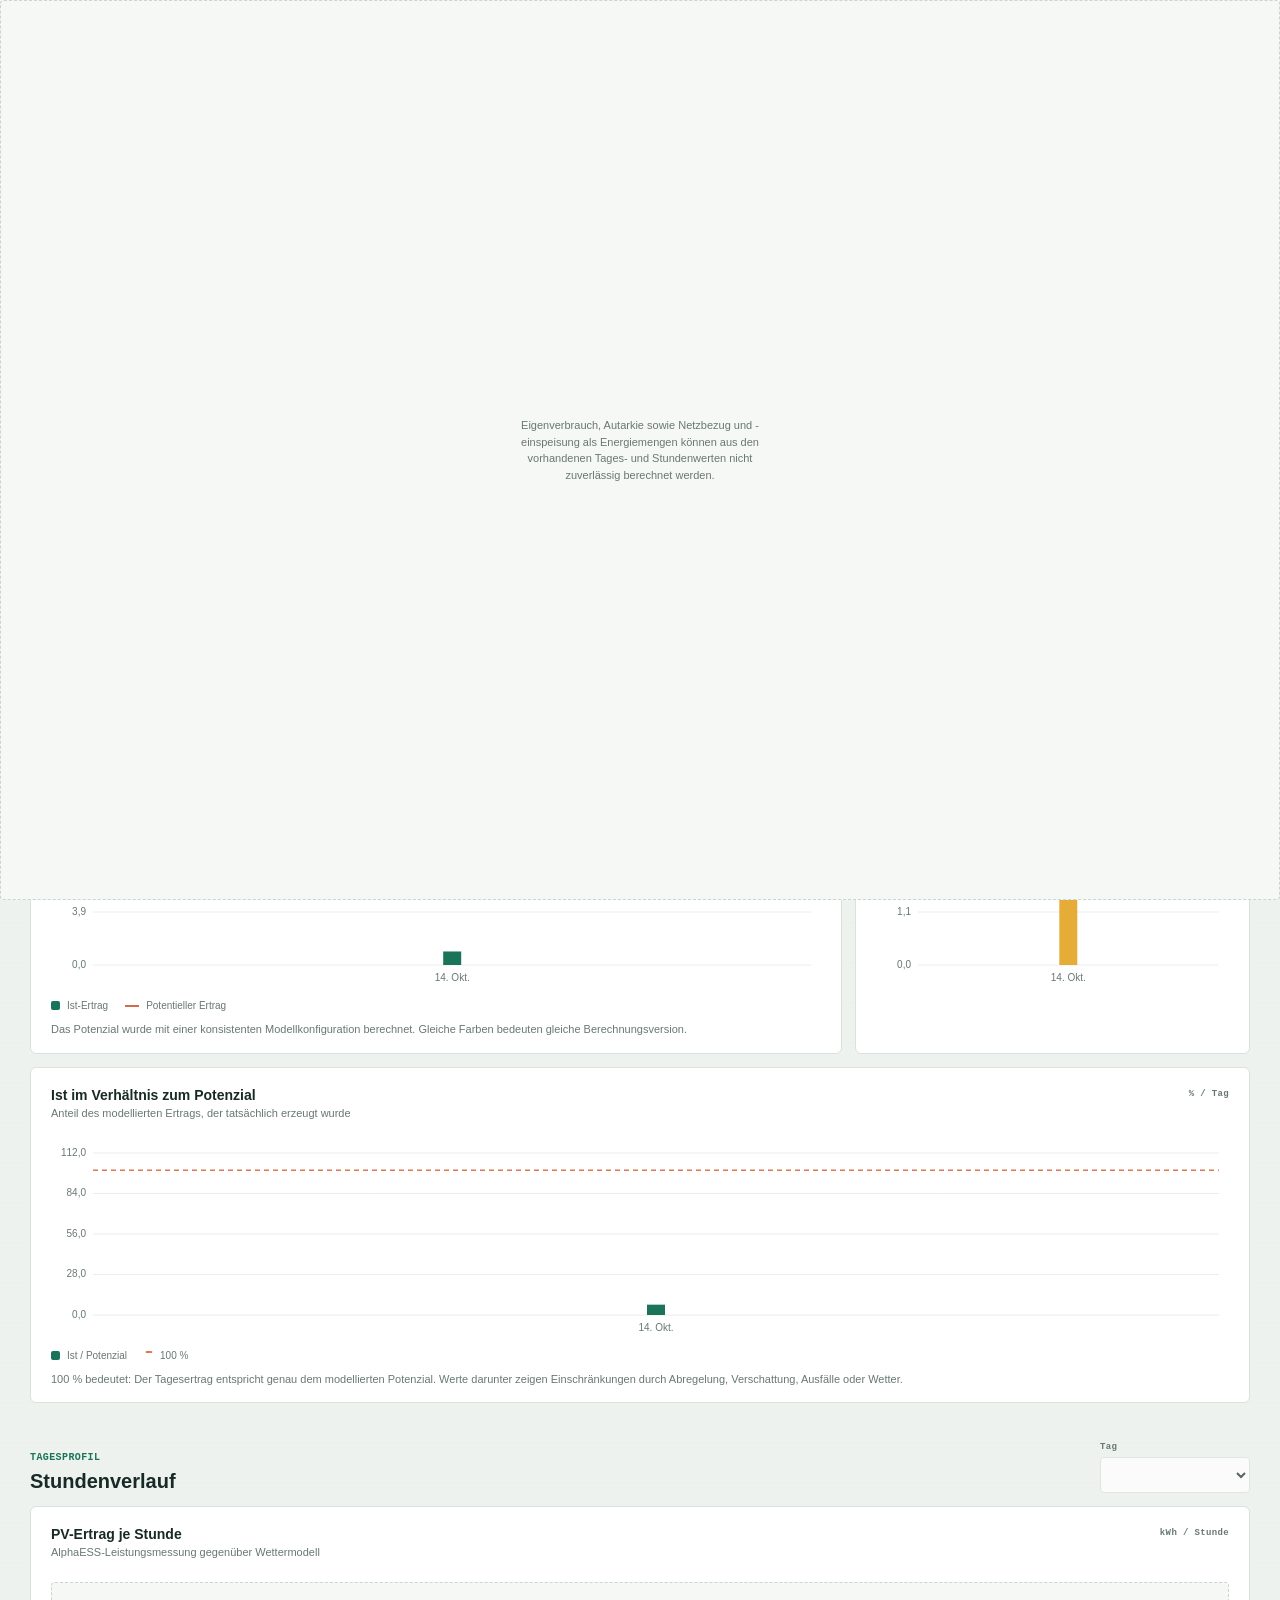
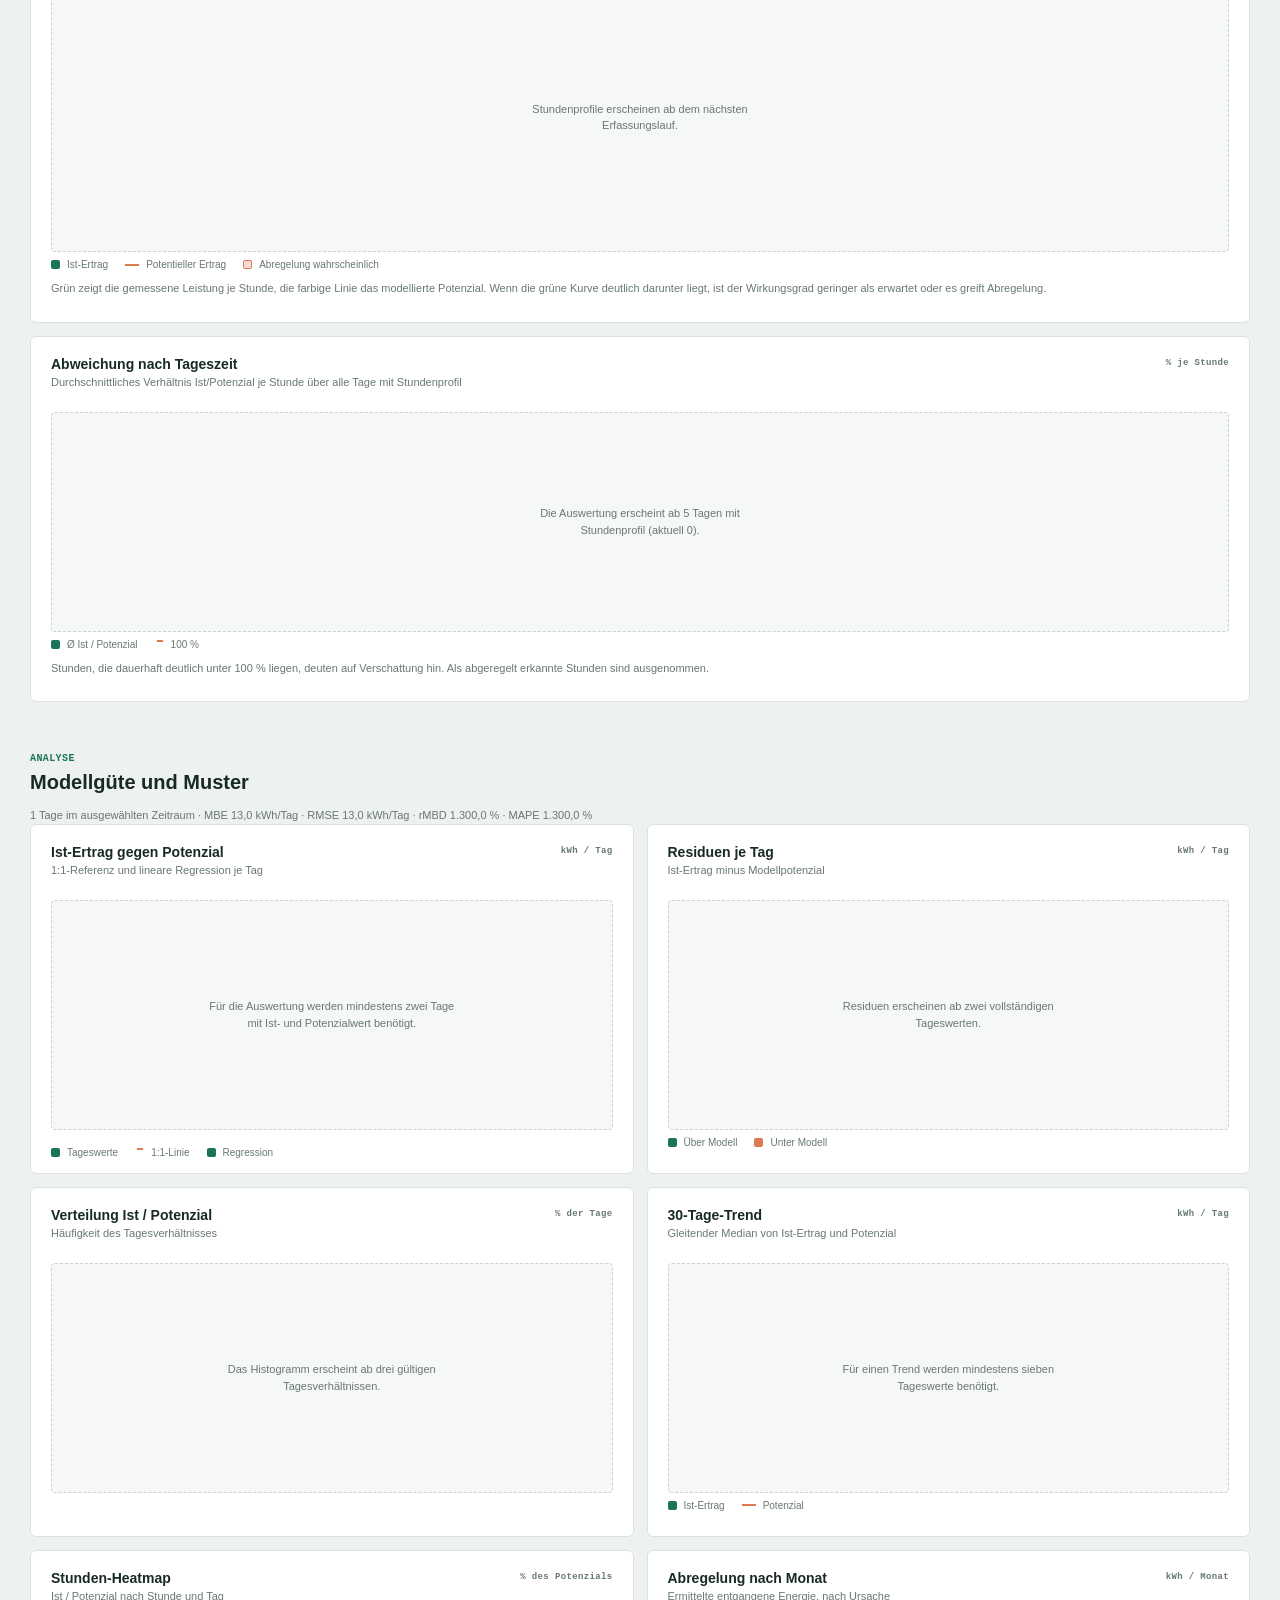
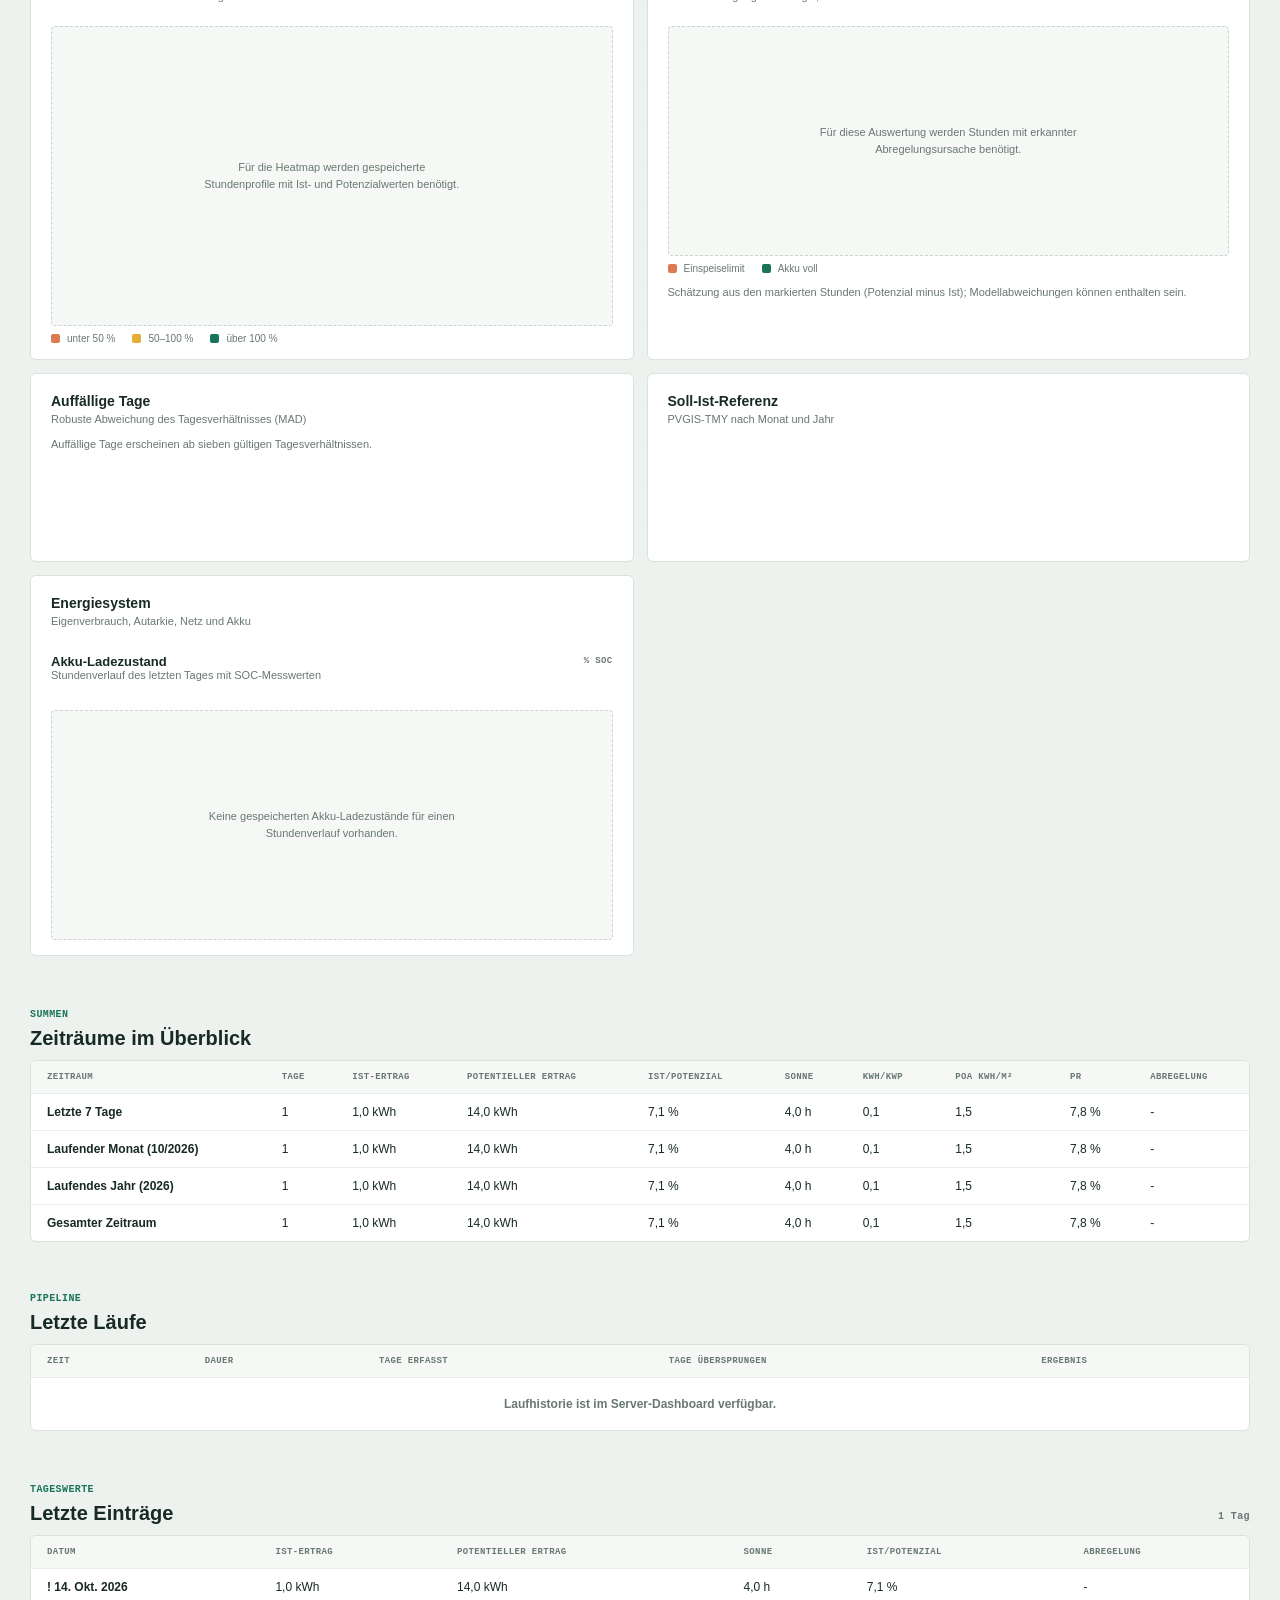
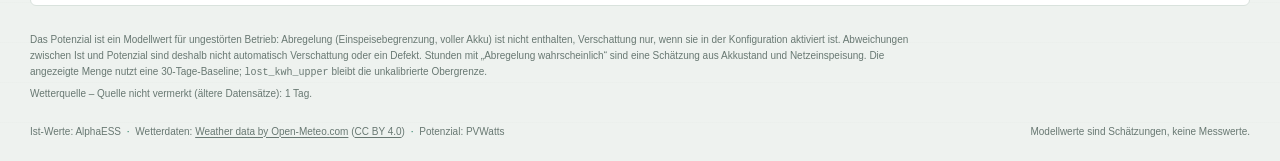
<file: tests/frontend/fixtures/one.html>
<!doctype html>
<html lang="de">
  <head>
    <meta charset="utf-8">
    <meta name="viewport" content="width=device-width, initial-scale=1">
    <meta name="theme-color" content="#eef2ef">
    <meta name="description" content="Täglicher Überblick über PV-Ertrag, Modellpotenzial und Sonnenscheindauer.">
    <title>PV-Tagesbericht</title>
    <style>
:root {
  color-scheme: light;
  --page: #eef2ef;
  --surface: #fff;
  --surface-soft: #f6f8f6;
  --ink: #172a25;
  --muted: #687872;
  --line: #d9e2dd;
  --green: #197459;
  --green-deep: #123c31;
  --green-pale: #e2f1e8;
  --lime: #d9ef78;
  --orange: #dc7b52;
  --sun: #e5ad38;
  --radius: 6px;
  font-family: "Trebuchet MS", "Segoe UI", sans-serif;
  font-synthesis: none;
  text-rendering: optimizeLegibility;
}

* { box-sizing: border-box; }
body {
  min-width: 320px;
  min-height: 100vh;
  margin: 0;
  color: var(--ink);
  background-color: var(--page);
  background-image: repeating-linear-gradient(0deg, transparent, transparent 39px, rgb(24 64 48 / 2.5%) 40px);
}
button { font: inherit; }
.topbar {
  display: flex;
  min-height: 68px;
  align-items: center;
  justify-content: space-between;
  padding: 0 max(28px, calc((100vw - 1220px) / 2));
  border-bottom: 1px solid var(--line);
  background: rgb(255 255 255 / 86%);
}
.brand { display: inline-flex; align-items: center; gap: 11px; color: inherit; text-decoration: none; }
.brand-mark { display: grid; width: 34px; height: 34px; place-items: center; border-radius: 4px; background: var(--green-deep); color: var(--lime); font-size: 12px; font-weight: 800; letter-spacing: 0.04em; }
.brand-name, .eyebrow, .updated-label, .metric-index, .chart-unit, .history-count { font-family: Consolas, "Courier New", monospace; font-weight: 600; letter-spacing: 0.04em; }
.brand-name { font-size: 11px; }
.brand-divider { padding: 0 6px; color: var(--green); }
.connection-state { display: inline-flex; align-items: center; gap: 8px; color: var(--muted); font-size: 12px; }
.state-dot { width: 8px; height: 8px; border-radius: 50%; background: var(--sun); }
.connection-state[data-state="ready"] .state-dot { background: var(--green); }
.connection-state[data-state="error"] .state-dot { background: var(--orange); }
.dashboard { width: min(1220px, calc(100% - 56px)); margin: 0 auto; }
.page-heading { display: flex; min-height: 188px; align-items: center; justify-content: space-between; gap: 24px; padding: 28px 0 30px; animation: rise-in 420ms ease-out both; }
.eyebrow { margin: 0 0 11px; color: var(--green); font-size: 10px; line-height: 1.5; }
.eyebrow span { padding: 0 5px; color: #a0aea6; }
h1, h2, h3, p { margin-top: 0; }
h1 { margin-bottom: 7px; font-size: 32px; font-weight: 700; letter-spacing: 0; line-height: 1.15; }
.heading-note { margin-bottom: 0; color: var(--muted); font-size: 14px; }
.updated-block { display: grid; min-width: 174px; gap: 8px; justify-items: end; }
.updated-label { color: var(--muted); font-size: 9px; }
.updated-block time { font-size: 13px; font-weight: 700; }
.metrics { display: grid; grid-template-columns: repeat(3, minmax(0, 1fr)); gap: 13px; margin-bottom: 37px; }
.metric { min-width: 0; min-height: 145px; padding: 18px 20px 16px; border: 1px solid var(--line); border-top: 3px solid var(--green); border-radius: var(--radius); background: var(--surface); animation: rise-in 460ms ease-out both; }
.metric:nth-child(2) { border-top-color: var(--orange); animation-delay: 60ms; }
.metric:nth-child(3) { border-top-color: var(--sun); animation-delay: 120ms; }
.metric-heading { display: flex; align-items: center; justify-content: space-between; }
.metric-heading h2 { margin: 0; font-size: 14px; font-weight: 600; }
.metric-index { color: #9ba9a2; font-size: 10px; }
.metric-value { display: flex; align-items: baseline; gap: 8px; margin: 17px 0 5px; font-variant-numeric: tabular-nums; }
.metric-value > span:first-child { font-size: 31px; font-weight: 700; line-height: 1; }
.metric-unit { color: var(--muted); font-family: Consolas, "Courier New", monospace; font-size: 12px; }
.metric-caption { margin: 0; overflow: hidden; color: var(--muted); font-size: 11px; text-overflow: ellipsis; white-space: nowrap; }
.model-warning { padding: 11px 14px; border: 1px solid var(--orange); border-radius: var(--radius); background: var(--surface); color: var(--text); }
.public-status { padding: 9px 12px; border: 1px solid var(--line); border-radius: var(--radius); background: var(--surface); color: var(--muted); font-size: 12px; }
.public-status[data-state="stale"] { border-color: var(--red); color: var(--red); }
.section-heading { display: flex; min-height: 58px; align-items: end; justify-content: space-between; gap: 18px; margin-bottom: 13px; }
.section-heading .eyebrow { margin-bottom: 5px; }
.section-heading h2 { margin-bottom: 0; font-size: 20px; font-weight: 700; }
.chart-actions { display: flex; align-items: center; gap: 10px; }
.range-control { display: inline-flex; gap: 2px; padding: 3px; border: 1px solid var(--line); border-radius: 5px; background: var(--surface); }
.range-control button { min-width: 42px; min-height: 30px; padding: 0 9px; border: 0; border-radius: 3px; background: transparent; color: var(--muted); cursor: pointer; font-size: 11px; font-weight: 600; }
.range-control button[aria-pressed="true"] { background: var(--green-deep); color: #fff; }
.range-control button:focus-visible, .export-button:focus-visible, .brand:focus-visible { outline: 3px solid var(--sun); outline-offset: 2px; }
.export-button { min-height: 38px; padding: 0 13px; border: 1px solid var(--green-deep); border-radius: 4px; background: var(--green-deep); color: #fff; cursor: pointer; font-size: 11px; font-weight: 700; }
.export-button:hover:not(:disabled) { background: var(--green); }
.export-button:disabled { border-color: #b7c5bd; background: #b7c5bd; cursor: not-allowed; }
.charts { display: grid; grid-template-columns: minmax(0, 1.75fr) minmax(260px, 0.85fr); gap: 13px; align-items: stretch; }
.chart-panel { min-width: 0; padding: 19px 20px 15px; border: 1px solid var(--line); border-radius: var(--radius); background: var(--surface); }
.chart-heading { display: flex; min-height: 43px; align-items: start; justify-content: space-between; gap: 10px; }
.chart-heading h3 { margin: 0 0 4px; font-size: 14px; }
.chart-heading p { margin: 0; color: var(--muted); font-size: 11px; }
.chart-unit { padding-top: 2px; color: var(--muted); font-size: 9px; white-space: nowrap; }
.chart-wrap { position: relative; width: 100%; margin-top: 13px; }
.energy-chart-wrap, .sunshine-chart-wrap { height: 250px; }
.charts-single { grid-template-columns: minmax(0, 1fr); margin-top: 13px; }
.ratio-chart-wrap { height: 200px; }
.profile-chart-wrap { height: 220px; }
.analysis-section { margin-top: 34px; }
.analysis-grid { display: grid; grid-template-columns: repeat(2, minmax(0, 1fr)); gap: 13px; }
.analysis-grid .chart-panel { min-width: 0; }
.analysis-subheading { margin-top: 16px; }
.analysis-subheading h4 { margin: 0; font-size: 13px; font-weight: 700; }
.analysis-chart-wrap { height: 230px; }
.analysis-heatmap-wrap { height: 300px; }
.analysis-list { min-height: 110px; color: var(--muted); font-size: 11px; line-height: 1.6; }
.analysis-list ul { margin: 0; padding-left: 18px; color: var(--ink); }
.analysis-list li + li { margin-top: 5px; }
.analysis-list p { margin: 10px 0 0; color: var(--muted); font-size: 10px; }
.analysis-static-empty { position: static; min-height: 110px; }
.regression-swatch { width: 14px; height: 2px; border-radius: 0; background: var(--green); }
.residual-positive { background: var(--green); }
.residual-negative { background: var(--orange); }
.heatmap-low { background: var(--orange); }
.heatmap-mid { background: var(--sun); }
.heatmap-high { background: var(--green); }
.limit-swatch { background: var(--orange); }
.battery-swatch { background: var(--green); }
.hourly-section .chart-panel + .chart-panel { margin-top: 13px; }
.curtailed-swatch { background: rgb(220 123 82 / 25%); border: 1px solid var(--orange); }
.reference-swatch { width: 14px; height: 0; border-top: 2px dashed var(--orange); border-radius: 0; background: none; }
.chart-hint { margin: 10px 0 0; color: var(--muted); font-size: 11px; line-height: 1.5; }
.summary-section { margin-top: 36px; }
.page-notes { margin-top: 26px; color: var(--muted); font-size: 10px; line-height: 1.6; }
.page-notes p { max-width: 900px; margin: 0 0 5px; }
.hourly-section { margin-top: 32px; }
.hourly-heading { align-items: end; }
.hourly-date-label { display: grid; gap: 5px; color: var(--muted); font-family: Consolas, "Courier New", monospace; font-size: 9px; font-weight: 600; letter-spacing: 0.04em; }
.hourly-date-label select { min-width: 150px; min-height: 36px; padding: 0 30px 0 10px; border: 1px solid var(--line); border-radius: 4px; background: var(--surface); color: var(--ink); font: 12px "Trebuchet MS", "Segoe UI", sans-serif; }
.hourly-chart-wrap { height: 270px; }
.chart-wrap canvas { display: block; width: 100%; height: 100%; }
.chart-tooltip { position: absolute; z-index: 3; max-width: min(240px, calc(100% - 12px)); padding: 9px 11px; border: 1px solid #34554a; border-radius: 4px; background: #172a25; color: #fff; box-shadow: 0 5px 18px rgb(18 60 49 / 18%); font-size: 11px; line-height: 1.55; pointer-events: none; transform: translate(-50%, -100%); white-space: pre-line; }
.chart-tooltip[hidden] { display: none; }
.empty-state { position: absolute; inset: 0; display: flex; align-items: center; justify-content: center; flex-direction: column; gap: 8px; padding: 20px; border: 1px dashed #c9d5ce; border-radius: 4px; background: var(--surface-soft); text-align: center; }
.empty-state[hidden] { display: none; }
.empty-mark { display: grid; width: 31px; height: 31px; place-items: center; border-radius: 50%; background: var(--green-pale); color: var(--green-deep); font-family: Consolas, "Courier New", monospace; font-size: 10px; }
.empty-state p { margin: 0; font-size: 13px; font-weight: 700; }
.empty-state > span:last-child { max-width: 260px; color: var(--muted); font-size: 11px; line-height: 1.5; }
.empty-state-compact > span { color: var(--muted); font-size: 12px; }
.legend { display: flex; gap: 17px; padding-top: 7px; color: var(--muted); font-size: 10px; }
.legend span { display: inline-flex; align-items: center; gap: 7px; }
.legend-swatch { width: 9px; height: 9px; border-radius: 2px; }
.actual-swatch { background: var(--green); }
.potential-swatch { width: 14px; height: 2px; border-radius: 0; background: var(--orange); }
.history-section { margin-top: 36px; }
.history-heading { margin-bottom: 10px; }
.history-count { margin: 0 0 3px; color: var(--muted); font-size: 10px; }
.table-scroll { overflow-x: auto; border: 1px solid var(--line); border-radius: var(--radius); background: var(--surface); }
.completeness-section { margin-top: 34px; }
.run-history-section { margin-top: 34px; }
.completeness-legend { display: flex; flex-wrap: wrap; gap: 9px 16px; margin: 0 0 12px; color: var(--muted); font-size: 12px; }
.completeness-legend span { display: inline-flex; align-items: center; gap: 6px; }
.completeness-swatch { width: 12px; height: 12px; display: inline-block; border-radius: 3px; background: var(--green); }
.completeness-flagged { background: var(--sun); }
.completeness-missing { background: var(--red); }
.completeness-skipped { background: #8b9691; }
.completeness-calendar { display: grid; grid-template-columns: repeat(auto-fit, minmax(210px, 1fr)); gap: 12px; }
.completeness-month { min-width: 0; padding: 12px; border: 1px solid var(--line); border-radius: var(--radius); background: var(--surface); }
.completeness-month h3 { margin: 0 0 8px; font-size: 13px; }
.completeness-days { display: grid; grid-template-columns: repeat(7, minmax(0, 1fr)); gap: 3px; }
.completeness-day { min-height: 23px; display: grid; place-items: center; border-radius: 4px; background: var(--green); color: #fff; font: 10px Consolas, monospace; }
.completeness-day.empty { background: transparent; }
.completeness-day.flagged { background: var(--sun); color: #302400; }
.completeness-day.missing { background: var(--red); }
.completeness-day.skipped { background: #8b9691; }
.analysis-reference-summary { display: grid; gap: 8px; padding: 14px; color: var(--muted); font-size: 13px; }
table { width: 100%; border-collapse: collapse; text-align: left; }
th, td { padding: 11px 16px; border-bottom: 1px solid #e8eeea; font-size: 12px; white-space: nowrap; }
th { background: var(--surface-soft); color: var(--muted); font-family: Consolas, "Courier New", monospace; font-size: 9px; font-weight: 600; letter-spacing: 0.04em; text-transform: uppercase; }
tbody tr:last-child td { border-bottom: 0; }
td:not(:first-child) { font-variant-numeric: tabular-nums; }
td:first-child { font-weight: 600; }
.table-empty { padding: 19px 16px; color: var(--muted); text-align: center; }
.page-footer { display: flex; justify-content: space-between; gap: 16px; padding: 19px 0 25px; color: var(--muted); font-size: 10px; }
.page-footer span span { padding: 0 3px; color: var(--green); }
@keyframes rise-in { from { opacity: 0; transform: translateY(8px); } to { opacity: 1; transform: translateY(0); } }
@media (max-width: 760px) {
  .topbar { min-height: 60px; padding: 0 18px; }
  .dashboard { width: calc(100% - 36px); }
  .page-heading { min-height: 160px; }
  .charts { grid-template-columns: 1fr; }
  .analysis-grid { grid-template-columns: 1fr; }
  .sunshine-chart-wrap, .energy-chart-wrap { height: 230px; }
  .hourly-chart-wrap { height: 250px; }
  .ratio-chart-wrap, .profile-chart-wrap, .analysis-chart-wrap { height: 210px; }
  .analysis-heatmap-wrap { height: 270px; }
}
@media (max-width: 540px) {
  .topbar { padding: 0 14px; }
  .connection-state { max-width: 150px; font-size: 10px; }
  .dashboard { width: calc(100% - 28px); }
  .page-heading { min-height: auto; align-items: start; flex-direction: column; gap: 18px; padding: 28px 0 22px; }
  h1 { font-size: 27px; }
  .updated-block { justify-items: start; }
  .metrics { grid-template-columns: 1fr; gap: 9px; margin-bottom: 31px; }
  .metric { min-height: 118px; padding: 14px 16px; }
  .metric-value { margin-top: 12px; }
  .metric-value > span:first-child { font-size: 27px; }
  .section-heading { align-items: start; flex-direction: column; gap: 12px; }
  .chart-actions { width: 100%; justify-content: space-between; flex-wrap: wrap; }
  .range-control button { min-width: 38px; padding: 0 7px; }
  .chart-panel { padding: 16px 13px 13px; }
  .hourly-heading { align-items: start; }
  .hourly-date-label, .hourly-date-label select { width: 100%; }
  .chart-heading p { max-width: 225px; line-height: 1.4; }
  .chart-unit { padding-top: 2px; font-size: 8px; }
  .analysis-grid .legend { flex-wrap: wrap; gap: 9px 13px; }
  .page-footer { flex-direction: column; gap: 7px; }
  th, td { padding: 10px 11px; }
}
@media (prefers-reduced-motion: reduce) {
  *, *::before, *::after { scroll-behavior: auto !important; animation-duration: 0.01ms !important; animation-iteration-count: 1 !important; transition-duration: 0.01ms !important; }
}
.page-footer a { color: inherit; text-decoration: underline; text-underline-offset: 2px; }

</style>
    
  </head>
  <body>
    <header class="topbar">
      <span class="brand">
        <span class="brand-mark" aria-hidden="true">PV</span>
        <span class="brand-name">TAGESBERICHT<span class="brand-divider">/</span>01</span>
      </span>
      <div class="connection-state" id="connection-state" data-state="loading">
        <span class="state-dot" aria-hidden="true"></span>
        <span id="connection-label">Daten werden geladen</span>
      </div>
    </header>

    <main class="dashboard">
      <section class="page-heading" aria-labelledby="page-title">
        <div>
          <p class="eyebrow">ERTRAG <span aria-hidden="true">/</span> MODELL <span aria-hidden="true">/</span> SONNE</p>
          <h1 id="page-title">PV-Tagesbericht</h1>
          <p class="heading-note">Erzeugung, Wetterpotenzial und Sonne im täglichen Vergleich.</p>
        </div>
        <div class="updated-block">
          <span class="updated-label">LETZTER DATENSATZ</span>
          <time id="latest-date">Noch keine Daten</time>
        </div>
      </section>

      <p class="model-warning" id="model-provenance-warning" role="status" hidden></p>
      <p class="public-status" id="public-status" role="status" aria-live="polite" hidden></p>

      <section class="metrics" aria-label="Kennzahlen des letzten Tages">
        <article class="metric metric-actual">
          <div class="metric-heading"><h2>Ist-Ertrag</h2><span class="metric-index">01</span></div>
          <p class="metric-value"><span id="actual-value">-</span><span class="metric-unit">kWh</span></p>
          <p class="metric-caption" id="actual-caption">AlphaESS Tageswert</p>
        </article>
        <article class="metric metric-potential">
          <div class="metric-heading"><h2>Potentieller Ertrag</h2><span class="metric-index">02</span></div>
          <p class="metric-value"><span id="potential-value">-</span><span class="metric-unit">kWh</span></p>
          <p class="metric-caption" id="potential-caption">Wetterbasiertes PV-Modell</p>
        </article>
        <article class="metric metric-sunshine">
          <div class="metric-heading"><h2>Sonnenstunden</h2><span class="metric-index">03</span></div>
          <p class="metric-value"><span id="sunshine-value">-</span><span class="metric-unit">h</span></p>
          <p class="metric-caption">WMO-Sonnenscheindauer</p>
        </article>
        <article class="metric">
          <div class="metric-heading"><h2>Spezifischer Ertrag</h2><span class="metric-index">04</span></div>
          <p class="metric-value"><span id="specific-yield-value">-</span><span class="metric-unit">kWh/kWp</span></p>
          <p class="metric-caption">Ist-Ertrag je installierter Leistung</p>
        </article>
        <article class="metric">
          <div class="metric-heading"><h2>Performance Ratio</h2><span class="metric-index">05</span></div>
          <p class="metric-value"><span id="performance-ratio-value">-</span><span class="metric-unit">%</span></p>
          <p class="metric-caption">Normiert auf Einstrahlung in Modulebene</p>
        </article>
        <article class="metric">
          <div class="metric-heading"><h2>Einstrahlung in Modulebene</h2><span class="metric-index">06</span></div>
          <p class="metric-value"><span id="poa-value">-</span><span class="metric-unit">kWh/m²</span></p>
          <p class="metric-caption">Modulanzahl-gewichtete POA</p>
        </article>
      </section>

      <section class="section-heading" aria-label="Zeitraum und Export">
        <div><p class="eyebrow">VERLAUF</p><h2>Tage im Vergleich</h2></div>
        <div class="chart-actions">
          <div class="range-control" role="group" aria-label="Angezeigter Zeitraum">
            <button type="button" data-range="7" aria-pressed="false">7 T</button>
            <button type="button" data-range="30" aria-pressed="true">30 T</button>
            <button type="button" data-range="90" aria-pressed="false">90 T</button>
            <button type="button" data-range="all" aria-pressed="false">Alle</button>
          </div>
          <button class="export-button" id="export-button" type="button" disabled>CSV exportieren</button>
        </div>
      </section>

      <section class="charts" aria-label="Tägliche Diagramme">
        <article class="chart-panel energy-panel">
          <div class="chart-heading">
            <div><h3>Erzeugte Energie</h3><p>Gemessener Ertrag gegenüber potentieller Erzeugung</p></div>
            <div class="chart-unit">kWh / Tag</div>
          </div>
          <div class="chart-wrap energy-chart-wrap">
            <canvas id="energy-chart" aria-label="Täglicher Ist-Ertrag und potentieller Ertrag. Mit Maus oder Fingertipp Tageswerte anzeigen." role="img" tabindex="0" aria-describedby="energy-tooltip" data-tooltip-id="energy-tooltip"></canvas>
            <div class="chart-tooltip" id="energy-tooltip" role="tooltip" hidden></div>
            <div class="empty-state" id="energy-empty" hidden>
              <span class="empty-mark" aria-hidden="true">01</span>
              <p>Noch keine Tagesdaten</p>
              <span>Der erste Datensatz erscheint nach dem ersten vollständigen Erfassungstag.</span>
            </div>
          </div>
          <div class="legend" aria-label="Diagrammlegende">
            <span><i class="legend-swatch actual-swatch" aria-hidden="true"></i>Ist-Ertrag</span>
            <span><i class="legend-swatch potential-swatch" aria-hidden="true"></i>Potentieller Ertrag</span>
          </div>
          <p class="chart-hint" id="potential-model-note">Das Potenzial wurde mit einer konsistenten Modellkonfiguration berechnet. Gleiche Farben bedeuten gleiche Berechnungsversion.</p>
        </article>
        <article class="chart-panel sunshine-panel">
          <div class="chart-heading">
            <div><h3>Sonnenschein</h3><p>Direkte Strahlung über WMO-Schwelle</p></div>
            <div class="chart-unit">Stunden / Tag</div>
          </div>
          <div class="chart-wrap sunshine-chart-wrap">
            <canvas id="sunshine-chart" aria-label="Tägliche Sonnenstunden. Mit Maus oder Fingertipp Tageswerte anzeigen." role="img" tabindex="0" aria-describedby="sunshine-tooltip" data-tooltip-id="sunshine-tooltip"></canvas>
            <div class="chart-tooltip" id="sunshine-tooltip" role="tooltip" hidden></div>
            <div class="empty-state empty-state-compact" id="sunshine-empty" hidden><span>Noch keine Sonnenscheindaten</span></div>
          </div>
        </article>
      </section>

      <section class="charts charts-single" aria-label="Verhältnis von Ist-Ertrag zu Potenzial">
        <article class="chart-panel ratio-panel">
          <div class="chart-heading">
            <div><h3>Ist im Verhältnis zum Potenzial</h3><p>Anteil des modellierten Ertrags, der tatsächlich erzeugt wurde</p></div>
            <div class="chart-unit">% / Tag</div>
          </div>
          <div class="chart-wrap ratio-chart-wrap">
            <canvas id="ratio-chart" aria-label="Tägliches Verhältnis von Ist-Ertrag zu Potenzial. Mit Maus, Fingertipp oder Pfeiltasten Tageswerte anzeigen." role="img" tabindex="0" aria-describedby="ratio-tooltip" data-tooltip-id="ratio-tooltip"></canvas>
            <div class="chart-tooltip" id="ratio-tooltip" role="tooltip" hidden></div>
            <div class="empty-state empty-state-compact" id="ratio-empty" hidden><span>Noch keine Daten</span></div>
          </div>
          <div class="legend" aria-label="Legende Verhältnis">
            <span><i class="legend-swatch actual-swatch" aria-hidden="true"></i>Ist / Potenzial</span>
            <span><i class="legend-swatch reference-swatch" aria-hidden="true"></i>100 %</span>
          </div>
          <p class="chart-hint">100 % bedeutet: Der Tagesertrag entspricht genau dem modellierten Potenzial. Werte darunter zeigen Einschränkungen durch Abregelung, Verschattung, Ausfälle oder Wetter.</p>
        </article>
      </section>

      <section class="hourly-section" aria-labelledby="hourly-title">
        <div class="section-heading hourly-heading">
          <div><p class="eyebrow">TAGESPROFIL</p><h2 id="hourly-title">Stundenverlauf</h2></div>
          <label class="hourly-date-label" for="hourly-date">Tag
            <select id="hourly-date" disabled aria-label="Tag für Stundenverlauf"></select>
          </label>
        </div>
        <article class="chart-panel hourly-panel">
          <div class="chart-heading">
            <div><h3>PV-Ertrag je Stunde</h3><p>AlphaESS-Leistungsmessung gegenüber Wettermodell</p></div>
            <div class="chart-unit">kWh / Stunde</div>
          </div>
          <div class="chart-wrap hourly-chart-wrap">
            <canvas id="hourly-chart" aria-label="Stündlicher Ist-Ertrag und potentieller Ertrag" role="img" tabindex="0" aria-describedby="hourly-tooltip" data-tooltip-id="hourly-tooltip" hidden></canvas>
            <div class="chart-tooltip" id="hourly-tooltip" role="tooltip" hidden></div>
            <div class="empty-state empty-state-compact" id="hourly-empty">
              <span>Stundenprofile erscheinen ab dem nächsten Erfassungslauf.</span>
            </div>
          </div>
          <div class="legend" aria-label="Stundenchart-Legende">
            <span><i class="legend-swatch actual-swatch" aria-hidden="true"></i>Ist-Ertrag</span>
            <span><i class="legend-swatch potential-swatch" aria-hidden="true"></i>Potentieller Ertrag</span>
            <span id="hourly-curtailed-legend" hidden><i class="legend-swatch curtailed-swatch" aria-hidden="true"></i>Abregelung wahrscheinlich</span>
          </div>
          <p class="chart-hint">Grün zeigt die gemessene Leistung je Stunde, die farbige Linie das modellierte Potenzial. Wenn die grüne Kurve deutlich darunter liegt, ist der Wirkungsgrad geringer als erwartet oder es greift Abregelung.</p>
          <p class="chart-hint" id="hourly-curtailment-note"></p>
        </article>
        <article class="chart-panel profile-panel">
          <div class="chart-heading">
            <div><h3>Abweichung nach Tageszeit</h3><p>Durchschnittliches Verhältnis Ist/Potenzial je Stunde über alle Tage mit Stundenprofil</p></div>
            <div class="chart-unit">% je Stunde</div>
          </div>
          <div class="chart-wrap profile-chart-wrap">
            <canvas id="profile-chart" aria-label="Durchschnittliches Verhältnis von Ist-Ertrag zu Potenzial je Tagesstunde" role="img" tabindex="0" aria-describedby="profile-tooltip" data-tooltip-id="profile-tooltip" hidden></canvas>
            <div class="chart-tooltip" id="profile-tooltip" role="tooltip" hidden></div>
            <div class="empty-state empty-state-compact" id="profile-empty"><span id="profile-empty-text">Die Auswertung erscheint ab 5 Tagen mit Stundenprofil.</span></div>
          </div>
          <div class="legend" aria-label="Legende Tageszeit">
            <span><i class="legend-swatch actual-swatch" aria-hidden="true"></i>Ø Ist / Potenzial</span>
            <span><i class="legend-swatch reference-swatch" aria-hidden="true"></i>100 %</span>
          </div>
          <p class="chart-hint">Stunden, die dauerhaft deutlich unter 100 % liegen, deuten auf Verschattung hin. Als abgeregelt erkannte Stunden sind ausgenommen.</p>
          <p class="chart-hint" id="profile-note"></p>
        </article>
      </section>

      <section class="analysis-section" aria-labelledby="analysis-title">
        <div class="section-heading">
          <div><p class="eyebrow">ANALYSE</p><h2 id="analysis-title">Modellgüte und Muster</h2></div>
        </div>
        <p class="chart-hint" id="analysis-metrics" aria-live="polite"></p>
        <div class="analysis-grid">
          <article class="chart-panel">
            <div class="chart-heading">
              <div><h3>Ist-Ertrag gegen Potenzial</h3><p>1:1-Referenz und lineare Regression je Tag</p></div>
              <div class="chart-unit">kWh / Tag</div>
            </div>
            <div class="chart-wrap analysis-chart-wrap">
              <canvas id="analysis-scatter" aria-label="Streudiagramm Ist-Ertrag gegen Potenzial mit 1 zu 1 Referenz und Regression" role="img" tabindex="0" aria-describedby="analysis-scatter-tooltip" data-tooltip-id="analysis-scatter-tooltip" hidden></canvas>
              <div class="chart-tooltip" id="analysis-scatter-tooltip" role="tooltip" hidden></div>
              <div class="empty-state empty-state-compact" id="analysis-scatter-empty"><span>Für die Auswertung werden mindestens zwei Tage mit Ist- und Potenzialwert benötigt.</span></div>
            </div>
            <p class="chart-hint" id="analysis-regression-note"></p>
            <div class="legend" aria-label="Legende Streudiagramm">
              <span><i class="legend-swatch actual-swatch" aria-hidden="true"></i>Tageswerte</span>
              <span><i class="legend-swatch reference-swatch" aria-hidden="true"></i>1:1-Linie</span>
              <span><i class="legend-swatch regression-swatch" aria-hidden="true"></i>Regression</span>
            </div>
          </article>
          <article class="chart-panel">
            <div class="chart-heading">
              <div><h3>Residuen je Tag</h3><p>Ist-Ertrag minus Modellpotenzial</p></div>
              <div class="chart-unit">kWh / Tag</div>
            </div>
            <div class="chart-wrap analysis-chart-wrap">
              <canvas id="analysis-residuals" aria-label="Tägliche Residuen: Ist-Ertrag minus Potenzial" role="img" tabindex="0" aria-describedby="analysis-residuals-tooltip" data-tooltip-id="analysis-residuals-tooltip" hidden></canvas>
              <div class="chart-tooltip" id="analysis-residuals-tooltip" role="tooltip" hidden></div>
              <div class="empty-state empty-state-compact" id="analysis-residuals-empty"><span>Residuen erscheinen ab zwei vollständigen Tageswerten.</span></div>
            </div>
            <div class="legend" aria-label="Legende Residuen">
              <span><i class="legend-swatch residual-positive" aria-hidden="true"></i>Über Modell</span>
              <span><i class="legend-swatch residual-negative" aria-hidden="true"></i>Unter Modell</span>
            </div>
          </article>
          <article class="chart-panel">
            <div class="chart-heading">
              <div><h3>Verteilung Ist / Potenzial</h3><p>Häufigkeit des Tagesverhältnisses</p></div>
              <div class="chart-unit">% der Tage</div>
            </div>
            <div class="chart-wrap analysis-chart-wrap">
              <canvas id="analysis-histogram" aria-label="Histogramm der täglichen Ist- zu Potenzial-Verhältnisse" role="img" tabindex="0" aria-describedby="analysis-histogram-tooltip" data-tooltip-id="analysis-histogram-tooltip" hidden></canvas>
              <div class="chart-tooltip" id="analysis-histogram-tooltip" role="tooltip" hidden></div>
              <div class="empty-state empty-state-compact" id="analysis-histogram-empty"><span>Das Histogramm erscheint ab drei gültigen Tagesverhältnissen.</span></div>
            </div>
          </article>
          <article class="chart-panel">
            <div class="chart-heading">
              <div><h3>30-Tage-Trend</h3><p>Gleitender Median von Ist-Ertrag und Potenzial</p></div>
              <div class="chart-unit">kWh / Tag</div>
            </div>
            <div class="chart-wrap analysis-chart-wrap">
              <canvas id="analysis-trend" aria-label="Gleitender 30-Tage-Median von Ist-Ertrag und Potenzial" role="img" tabindex="0" aria-describedby="analysis-trend-tooltip" data-tooltip-id="analysis-trend-tooltip" hidden></canvas>
              <div class="chart-tooltip" id="analysis-trend-tooltip" role="tooltip" hidden></div>
              <div class="empty-state empty-state-compact" id="analysis-trend-empty"><span>Für einen Trend werden mindestens sieben Tageswerte benötigt.</span></div>
            </div>
            <div class="legend" aria-label="Legende 30-Tage-Trend">
              <span><i class="legend-swatch actual-swatch" aria-hidden="true"></i>Ist-Ertrag</span>
              <span><i class="legend-swatch potential-swatch" aria-hidden="true"></i>Potenzial</span>
            </div>
            <p class="chart-hint" id="analysis-annual-note"></p>
          </article>
          <article class="chart-panel">
            <div class="chart-heading">
              <div><h3>Stunden-Heatmap</h3><p>Ist / Potenzial nach Stunde und Tag</p></div>
              <div class="chart-unit">% des Potenzials</div>
            </div>
            <div class="chart-wrap analysis-heatmap-wrap">
              <canvas id="analysis-heatmap" aria-label="Heatmap des stündlichen Ist- zu Potenzial-Verhältnisses nach Tag" role="img" tabindex="0" aria-describedby="analysis-heatmap-tooltip" data-tooltip-id="analysis-heatmap-tooltip" hidden></canvas>
              <div class="chart-tooltip" id="analysis-heatmap-tooltip" role="tooltip" hidden></div>
              <div class="empty-state empty-state-compact" id="analysis-heatmap-empty"><span>Für die Heatmap werden gespeicherte Stundenprofile mit Ist- und Potenzialwerten benötigt.</span></div>
            </div>
            <div class="legend" aria-label="Legende Stunden-Heatmap">
              <span><i class="legend-swatch heatmap-low" aria-hidden="true"></i>unter 50 %</span>
              <span><i class="legend-swatch heatmap-mid" aria-hidden="true"></i>50–100 %</span>
              <span><i class="legend-swatch heatmap-high" aria-hidden="true"></i>über 100 %</span>
            </div>
          </article>
          <article class="chart-panel">
            <div class="chart-heading">
              <div><h3>Abregelung nach Monat</h3><p>Ermittelte entgangene Energie, nach Ursache</p></div>
              <div class="chart-unit">kWh / Monat</div>
            </div>
            <div class="chart-wrap analysis-chart-wrap">
              <canvas id="analysis-curtailment" aria-label="Monatliche entgangene Energie durch Einspeiselimit und vollen Akku" role="img" tabindex="0" aria-describedby="analysis-curtailment-tooltip" data-tooltip-id="analysis-curtailment-tooltip" hidden></canvas>
              <div class="chart-tooltip" id="analysis-curtailment-tooltip" role="tooltip" hidden></div>
              <div class="empty-state empty-state-compact" id="analysis-curtailment-empty"><span>Für diese Auswertung werden Stunden mit erkannter Abregelungsursache benötigt.</span></div>
            </div>
            <div class="legend" aria-label="Legende Abregelungsursachen">
              <span><i class="legend-swatch limit-swatch" aria-hidden="true"></i>Einspeiselimit</span>
              <span><i class="legend-swatch battery-swatch" aria-hidden="true"></i>Akku voll</span>
            </div>
            <p class="chart-hint">Schätzung aus den markierten Stunden (Potenzial minus Ist); Modellabweichungen können enthalten sein.</p>
          </article>
          <article class="chart-panel">
            <div class="chart-heading"><div><h3>Auffällige Tage</h3><p>Robuste Abweichung des Tagesverhältnisses (MAD)</p></div></div>
            <div class="analysis-list empty-state-compact" id="analysis-anomalies" aria-live="polite"></div>
          </article>
          <article class="chart-panel">
            <div class="chart-heading"><div><h3>Soll-Ist-Referenz</h3><p>PVGIS-TMY nach Monat und Jahr</p></div></div>
            <div class="empty-state empty-state-compact" id="analysis-reference-empty"><span id="analysis-reference-empty-text">Keine PVGIS-TMY-Referenz vorhanden. Mit <code>python analyze_pv.py</code> lässt sie sich berechnen.</span></div>
            <div class="analysis-reference-summary" id="analysis-reference-summary" hidden></div>
          </article>
          <article class="chart-panel">
            <div class="chart-heading"><div><h3>Energiesystem</h3><p>Eigenverbrauch, Autarkie, Netz und Akku</p></div></div>
            <div class="chart-heading analysis-subheading">
              <div><h4>Akku-Ladezustand</h4><p>Stundenverlauf des letzten Tages mit SOC-Messwerten</p></div>
              <div class="chart-unit">% SOC</div>
            </div>
            <div class="chart-wrap analysis-chart-wrap">
              <canvas id="analysis-soc" aria-label="Stündlicher Akku-Ladezustand" role="img" tabindex="0" aria-describedby="analysis-soc-tooltip" data-tooltip-id="analysis-soc-tooltip" hidden></canvas>
              <div class="chart-tooltip" id="analysis-soc-tooltip" role="tooltip" hidden></div>
              <div class="empty-state empty-state-compact" id="analysis-soc-empty"><span>Keine gespeicherten Akku-Ladezustände für einen Stundenverlauf vorhanden.</span></div>
            </div>
            <div class="empty-state empty-state-compact analysis-static-empty"><span>Eigenverbrauch, Autarkie sowie Netzbezug und -einspeisung als Energiemengen können aus den vorhandenen Tages- und Stundenwerten nicht zuverlässig berechnet werden.</span></div>
          </article>
        </div>
      </section>

      <section class="summary-section" aria-labelledby="summary-title">
        <div class="section-heading history-heading">
          <div><p class="eyebrow">SUMMEN</p><h2 id="summary-title">Zeiträume im Überblick</h2></div>
        </div>
        <div class="table-scroll">
          <table>
            <thead><tr><th scope="col">Zeitraum</th><th scope="col">Tage</th><th scope="col">Ist-Ertrag</th><th scope="col">Potentieller Ertrag</th><th scope="col">Ist/Potenzial</th><th scope="col">Sonne</th><th scope="col">kWh/kWp</th><th scope="col">POA kWh/m²</th><th scope="col">PR</th><th scope="col">Abregelung</th></tr></thead>
            <tbody id="summary-body">
              <tr><td class="table-empty" colspan="10">Summen erscheinen nach dem ersten Datensatz.</td></tr>
            </tbody>
          </table>
        </div>
      </section>

      <section class="completeness-section" aria-labelledby="completeness-title">
        <div class="section-heading history-heading">
          <div><p class="eyebrow">DATENLÜCKEN</p><h2 id="completeness-title">Datenvollständigkeit</h2></div>
          <p class="history-count" id="completeness-summary"></p>
        </div>
        <div class="completeness-legend" aria-label="Legende Datenvollständigkeit">
          <span><i class="completeness-swatch completeness-ok"></i>Vollständig</span>
          <span><i class="completeness-swatch completeness-flagged"></i>Hinweis</span>
          <span><i class="completeness-swatch completeness-missing"></i>Fehlt</span>
          <span><i class="completeness-swatch completeness-skipped"></i>Außerhalb des Backfill-Fensters</span>
        </div>
        <div id="completeness-calendar" class="completeness-calendar" aria-live="polite"></div>
        <p class="chart-hint">Ältere Lücken lassen sich mit einem größeren <code>BACKFILL_MAX_DAYS</code> und <code>--refresh-days</code> nachholen.</p>
      </section>

      <section class="run-history-section" aria-labelledby="run-history-title">
        <div class="section-heading history-heading">
          <div><p class="eyebrow">PIPELINE</p><h2 id="run-history-title">Letzte Läufe</h2></div>
        </div>
        <div class="table-scroll">
          <table>
            <thead><tr><th scope="col">Zeit</th><th scope="col">Dauer</th><th scope="col">Tage erfasst</th><th scope="col">Tage übersprungen</th><th scope="col">Ergebnis</th></tr></thead>
            <tbody id="run-history-body"><tr><td class="table-empty" colspan="5">Laufhistorie ist im Server-Dashboard verfügbar.</td></tr></tbody>
          </table>
        </div>
      </section>

      <section class="history-section" aria-labelledby="history-title">
        <div class="section-heading history-heading">
          <div><p class="eyebrow">TAGESWERTE</p><h2 id="history-title">Letzte Einträge</h2></div>
          <p class="history-count" id="history-count">0 Tage</p>
        </div>
        <div class="table-scroll">
          <table>
            <thead><tr><th scope="col">Datum</th><th scope="col">Ist-Ertrag</th><th scope="col">Potentieller Ertrag</th><th scope="col">Sonne</th><th scope="col">Ist/Potenzial</th><th scope="col">Abregelung</th></tr></thead>
            <tbody id="history-body">
              <tr><td class="table-empty" colspan="6">Die Tageshistorie wird nach dem ersten Lauf hier angezeigt.</td></tr>
            </tbody>
          </table>
        </div>
      </section>

      <div class="page-notes">
        <p>Das Potenzial ist ein Modellwert für ungestörten Betrieb: Abregelung (Einspeisebegrenzung, voller Akku) ist nicht enthalten, Verschattung nur, wenn sie in der Konfiguration aktiviert ist. Abweichungen zwischen Ist und Potenzial sind deshalb nicht automatisch Verschattung oder ein Defekt. Stunden mit „Abregelung wahrscheinlich“ sind eine Schätzung aus Akkustand und Netzeinspeisung. Die angezeigte Menge nutzt eine 30-Tage-Baseline; <code>lost_kwh_upper</code> bleibt die unkalibrierte Obergrenze.</p>
        <p id="source-note"></p>
      </div>

      <footer class="page-footer">
        <span>Ist-Werte: AlphaESS <span aria-hidden="true">·</span> Wetterdaten: <a href="https://open-meteo.com/" target="_blank" rel="noopener noreferrer">Weather data by Open-Meteo.com</a> (<a href="https://creativecommons.org/licenses/by/4.0/" target="_blank" rel="noopener noreferrer">CC BY 4.0</a>) <span aria-hidden="true">·</span> Potenzial: PVWatts</span>
        <span>Modellwerte sind Schätzungen, keine Messwerte.</span>
      </footer>
    </main>
  <script>window.PV_DAILY_DATA = {"installed_kwp":8.6,"records":[{"date":"2026-10-14","actual_kwh":1.0,"potential_kwh":14.0,"sunshine_hours":4.0,"poa_kwh_m2":1.5,"config_hash":"model-0","quality":{"n_samples":180,"coverage":0.7,"integral_kwh":8,"integral_ratio":0.8,"flags":["low_coverage"]}}]};</script>
<script>
"use strict";

const numberFormat = new Intl.NumberFormat("de-DE", { minimumFractionDigits: 1, maximumFractionDigits: 1 });
const dateFormat = new Intl.DateTimeFormat("de-DE", { day: "2-digit", month: "short", year: "numeric", timeZone: "UTC" });
const shortDateFormat = new Intl.DateTimeFormat("de-DE", { day: "2-digit", month: "short", timeZone: "UTC" });

const MIN_DAYS_FOR_HOUR_PROFILE = 5;
const MIN_POTENTIAL_FOR_HOUR_PROFILE = 0.05; // kWh je Stunde über alle Tage; darunter ist das Verhältnis nur Rauschen
const GREEN = "#197459";
const SUN = "#e5ad38";
const ORANGE = "#dc7b52";
const POTENTIAL_MODEL_PALETTE = [
  "#dc7b52",
  "#2f7aa6",
  "#7c9d3a",
  "#8a57a2",
  "#d66a4d",
  "#4d8a7a",
  "#c77a13",
  "#6a5cc7",
  "#a24f63",
  "#3d7d4b",
];
const CURTAILED_BAND = "rgba(220, 123, 82, 0.2)";
const CURTAILMENT_REASONS = { limit: "Einspeiselimit erreicht", battery: "Akku voll" };

let records = Array.isArray(window.PV_DAILY_DATA?.records) ? window.PV_DAILY_DATA.records : [];
let activeRange = 30;

const elements = {
  connection: document.querySelector("#connection-state"),
  connectionLabel: document.querySelector("#connection-label"),
  publicStatus: document.querySelector("#public-status"),
  latestDate: document.querySelector("#latest-date"),
  actualValue: document.querySelector("#actual-value"),
  actualCaption: document.querySelector("#actual-caption"),
  potentialValue: document.querySelector("#potential-value"),
  potentialCaption: document.querySelector("#potential-caption"),
  sunshineValue: document.querySelector("#sunshine-value"),
  specificYieldValue: document.querySelector("#specific-yield-value"),
  performanceRatioValue: document.querySelector("#performance-ratio-value"),
  poaValue: document.querySelector("#poa-value"),
  modelWarning: document.querySelector("#model-provenance-warning"),
  energyCanvas: document.querySelector("#energy-chart"),
  sunshineCanvas: document.querySelector("#sunshine-chart"),
  ratioCanvas: document.querySelector("#ratio-chart"),
  hourlyCanvas: document.querySelector("#hourly-chart"),
  profileCanvas: document.querySelector("#profile-chart"),
  hourlyEmpty: document.querySelector("#hourly-empty"),
  hourlySelect: document.querySelector("#hourly-date"),
  profileEmpty: document.querySelector("#profile-empty"),
  profileEmptyText: document.querySelector("#profile-empty-text"),
  profileNote: document.querySelector("#profile-note"),
  analysisScatter: document.querySelector("#analysis-scatter"),
  analysisScatterEmpty: document.querySelector("#analysis-scatter-empty"),
  analysisResiduals: document.querySelector("#analysis-residuals"),
  analysisResidualsEmpty: document.querySelector("#analysis-residuals-empty"),
  analysisHistogram: document.querySelector("#analysis-histogram"),
  analysisHistogramEmpty: document.querySelector("#analysis-histogram-empty"),
  analysisTrend: document.querySelector("#analysis-trend"),
  analysisTrendEmpty: document.querySelector("#analysis-trend-empty"),
  analysisHeatmap: document.querySelector("#analysis-heatmap"),
  analysisHeatmapEmpty: document.querySelector("#analysis-heatmap-empty"),
  analysisCurtailment: document.querySelector("#analysis-curtailment"),
  analysisCurtailmentEmpty: document.querySelector("#analysis-curtailment-empty"),
  analysisSoc: document.querySelector("#analysis-soc"),
  analysisSocEmpty: document.querySelector("#analysis-soc-empty"),
  analysisMetrics: document.querySelector("#analysis-metrics"),
  analysisReferenceEmpty: document.querySelector("#analysis-reference-empty"),
  analysisReferenceEmptyText: document.querySelector("#analysis-reference-empty-text"),
  analysisReferenceSummary: document.querySelector("#analysis-reference-summary"),
  regressionNote: document.querySelector("#analysis-regression-note"),
  annualNote: document.querySelector("#analysis-annual-note"),
  anomalies: document.querySelector("#analysis-anomalies"),
  hourlyCurtailmentNote: document.querySelector("#hourly-curtailment-note"),
  hourlyCurtailedLegend: document.querySelector("#hourly-curtailed-legend"),
  energyEmpty: document.querySelector("#energy-empty"),
  sunshineEmpty: document.querySelector("#sunshine-empty"),
  ratioEmpty: document.querySelector("#ratio-empty"),
  historyBody: document.querySelector("#history-body"),
  historyCount: document.querySelector("#history-count"),
  summaryBody: document.querySelector("#summary-body"),
  completenessSection: document.querySelector(".completeness-section"),
  completenessCalendar: document.querySelector("#completeness-calendar"),
  completenessSummary: document.querySelector("#completeness-summary"),
  runHistoryBody: document.querySelector("#run-history-body"),
  sourceNote: document.querySelector("#source-note"),
  exportButton: document.querySelector("#export-button"),
};

/* ------------------------------------------------------------------ Hilfsfunktionen */

function formatNumber(value) {
  if (value === null || value === undefined || value === "") return "-";
  return Number.isFinite(Number(value)) ? numberFormat.format(Number(value)) : "-";
}

function formatDate(value) {
  return dateFormat.format(new Date(`${value}T12:00:00Z`));
}

function formatShortDate(value) {
  return shortDateFormat.format(new Date(`${value}T12:00:00Z`));
}

function addDays(isoDate, days) {
  const date = new Date(`${isoDate}T12:00:00Z`);
  date.setUTCDate(date.getUTCDate() + days);
  return date.toISOString().slice(0, 10);
}

function ratioPercent(actual, potential) {
  if (actual === null || actual === undefined || actual === "" || potential === null || potential === undefined || potential === "") return null;
  const a = Number(actual);
  const p = Number(potential);
  return Number.isFinite(a) && Number.isFinite(p) && p > 0 ? (a / p) * 100 : null;
}

function sumOf(items, key) {
  return items.reduce((total, item) => total + (Number(item[key]) || 0), 0);
}

function visibleRecords() {
  return activeRange === "all" ? records : records.slice(-activeRange);
}

/* ------------------------------------------------------------ Tooltips (Maus, Touch, Tastatur) */

function tooltipFor(canvas) {
  return document.getElementById(canvas.dataset.tooltipId);
}

function hideTooltip(canvas) {
  const tooltip = tooltipFor(canvas);
  if (tooltip) tooltip.hidden = true;
  if (canvas.pvChart) canvas.pvChart.activeIndex = null;
}

function showTooltip(canvas, index, pointerY) {
  const chart = canvas.pvChart;
  const tooltip = tooltipFor(canvas);
  if (!chart || !tooltip || !chart.data.length) return;

  const bounds = canvas.getBoundingClientRect();
  const slotWidth = (bounds.width - chart.left - chart.right) / chart.data.length;
  const safeIndex = Math.max(0, Math.min(chart.data.length - 1, index));
  const item = chart.data[safeIndex];
  chart.activeIndex = safeIndex;

  const lines = chart.tooltipLines
    ? chart.tooltipLines(item)
    : [
        chart.title(item),
        `${chart.label}: ${formatNumber(item[chart.valueKey])} ${chart.unit}`,
        ...(chart.comparisonKey ? [`${chart.comparisonLabel}: ${formatNumber(item[chart.comparisonKey])} ${chart.unit}`] : []),
        ...(chart.extraLine && chart.extraLine(item) ? [chart.extraLine(item)] : []),
      ];
  tooltip.textContent = lines.join("\n");
  tooltip.hidden = false;

  const center = chart.left + slotWidth * (safeIndex + 0.5);
  const halfTooltip = tooltip.offsetWidth / 2;
  const left = Math.max(halfTooltip + 6, Math.min(bounds.width - halfTooltip - 6, center));
  const y = Math.max(tooltip.offsetHeight + 8, pointerY ?? bounds.height * 0.45);
  tooltip.style.left = `${left}px`;
  tooltip.style.top = `${y}px`;
}

function bindChartInteraction(canvas) {
  if (canvas.dataset.interactionBound) return;
  canvas.dataset.interactionBound = "true";

  canvas.addEventListener("pointermove", (event) => {
    const chart = canvas.pvChart;
    if (!chart?.data.length) return hideTooltip(canvas);
    const bounds = canvas.getBoundingClientRect();
    const x = event.clientX - bounds.left;
    if (x < chart.left || x > bounds.width - chart.right) return hideTooltip(canvas);
    const index = chart.pickIndex
      ? chart.pickIndex(x, event.clientY - bounds.top, bounds)
      : Math.floor((x - chart.left) / ((bounds.width - chart.left - chart.right) / chart.data.length));
    if (index === null || index === undefined || index < 0) return hideTooltip(canvas);
    showTooltip(canvas, index, event.clientY - bounds.top - 10);
  });
  canvas.addEventListener("pointerleave", () => hideTooltip(canvas));
  canvas.addEventListener("blur", () => hideTooltip(canvas));
  canvas.addEventListener("focus", () => {
    const chart = canvas.pvChart;
    if (!chart?.data.length) return;
    let keyboardFocus = true;
    try {
      keyboardFocus = canvas.matches(":focus-visible");
    } catch (error) {
      keyboardFocus = true;
    }
    if (keyboardFocus) showTooltip(canvas, chart.data.length - 1);
  });
  canvas.addEventListener("keydown", (event) => {
    const chart = canvas.pvChart;
    if (!chart?.data.length) return;
    const last = chart.data.length - 1;
    let index = chart.activeIndex ?? last; // erster Tastendruck: zuerst den letzten (jüngsten) Wert zeigen
    if (event.key === "ArrowLeft") index = chart.activeIndex === null ? last : index - 1;
    else if (event.key === "ArrowRight") index = chart.activeIndex === null ? last : index + 1;
    else if (event.key === "Home") index = 0;
    else if (event.key === "End") index = last;
    else if (event.key === "Escape") return hideTooltip(canvas);
    else return;
    event.preventDefault();
    showTooltip(canvas, index);
  });
}

/* ---------------------------------------------------------------------------- Diagramm */

function drawChart(canvas, data, valueKey, color, comparisonKey = null, options = {}) {
  if (!canvas) return;
  const bounds = canvas.getBoundingClientRect();
  if (!bounds.width || !bounds.height || !data.length) return;

  const ratio = window.devicePixelRatio || 1;
  canvas.width = Math.round(bounds.width * ratio);
  canvas.height = Math.round(bounds.height * ratio);
  const context = canvas.getContext("2d");
  context.setTransform(ratio, 0, 0, ratio, 0, 0);
  context.clearRect(0, 0, bounds.width, bounds.height);

  const left = 42;
  const right = 10;
  const top = 10;
  const bottom = 28;
  const plotWidth = bounds.width - left - right;
  const plotHeight = bounds.height - top - bottom;

  hideTooltip(canvas); // ein neu gezeichnetes Diagramm hat keinen gültigen Tooltip-Bezug mehr
  canvas.pvChart = {
    data,
    valueKey,
    comparisonKey,
    label: options.label || (valueKey === "sunshine_hours" ? "Sonne" : "Ist-Ertrag"),
    unit: options.unit || (valueKey === "sunshine_hours" ? "h" : "kWh"),
    comparisonLabel: options.comparisonLabel || "Potentieller Ertrag",
    title: options.title || ((item) => formatDate(item.date)),
    extraLine: options.extraLine || null,
    left,
    right,
    activeIndex: null,
  };
  bindChartInteraction(canvas);

  const values = data.flatMap((item) => [Number(item[valueKey]), comparisonKey ? Number(item[comparisonKey]) : 0]);
  const referenceLine = options.referenceLine ?? null;
  const maximum = Math.max(options.minimumMaximum ?? 1, referenceLine ?? 0, ...values.filter(Number.isFinite)) * 1.12;
  const slotWidth = plotWidth / data.length;
  const barWidth = Math.max(2, Math.min(18, slotWidth * (comparisonKey ? 0.5 : 0.62)));
  const yFor = (value) => top + plotHeight - (Math.max(0, Number(value)) / maximum) * plotHeight;

  context.font = "10px Trebuchet MS, sans-serif";
  context.textAlign = "right";
  context.textBaseline = "middle";
  for (let tick = 0; tick <= 4; tick += 1) {
    const y = top + (plotHeight * tick) / 4;
    const value = maximum * (1 - tick / 4);
    context.strokeStyle = "#e8eeea";
    context.beginPath();
    context.moveTo(left, y);
    context.lineTo(bounds.width - right, y);
    context.stroke();
    context.fillStyle = "#687872";
    context.fillText(formatNumber(value), left - 7, y);
  }

  if (options.highlight) {
    data.forEach((item, index) => {
      const band = options.highlight(item);
      if (!band) return;
      context.fillStyle = band;
      context.fillRect(left + slotWidth * index, top, slotWidth, plotHeight);
    });
  }

  data.forEach((item, index) => {
    const raw = item[valueKey];
    if (raw === null || raw === undefined || !Number.isFinite(Number(raw))) return;
    const center = left + slotWidth * (index + 0.5);
    const y = yFor(raw);
    context.fillStyle = color;
    context.fillRect(center - barWidth / 2, y, barWidth, top + plotHeight - y);
  });

  if (referenceLine !== null) {
    context.save();
    context.strokeStyle = ORANGE;
    context.lineWidth = 1.5;
    context.setLineDash([5, 4]);
    context.beginPath();
    context.moveTo(left, yFor(referenceLine));
    context.lineTo(bounds.width - right, yFor(referenceLine));
    context.stroke();
    context.restore();
  }

  if (comparisonKey) {
    const grouped = new Map();
    data.forEach((item, index) => {
      const raw = item[comparisonKey];
      if (raw === null || raw === undefined || !Number.isFinite(Number(raw))) return;
      const hash = item.config_hash || "__default__";
      const points = grouped.get(hash) || [];
      points.push({
        x: left + slotWidth * (index + 0.5),
        y: yFor(raw),
      });
      grouped.set(hash, points);
    });
    context.lineWidth = 2;
    grouped.forEach((points, hash) => {
      context.beginPath();
      points.forEach(({ x, y }, index) => {
        if (index === 0) context.moveTo(x, y);
        else context.lineTo(x, y);
      });
      context.strokeStyle = modelColorForHash(hash, ORANGE);
      context.stroke();
    });
  }

  const xLabel = options.xLabel || ((item) => formatShortDate(item.date));
  const labelStride = Math.max(1, Math.ceil(data.length / 6));
  context.fillStyle = "#687872";
  context.textAlign = "center";
  context.textBaseline = "top";
  data.forEach((item, index) => {
    if (index % labelStride !== 0 && index !== data.length - 1) return;
    context.fillText(xLabel(item), left + slotWidth * (index + 0.5), top + plotHeight + 8);
  });
}

/* ------------------------------------------------------------------------------ Anzeige */

function setEmptyState(hasData) {
  elements.energyEmpty.hidden = hasData;
  elements.sunshineEmpty.hidden = hasData;
  elements.ratioEmpty.hidden = hasData;
  elements.energyCanvas.hidden = !hasData;
  elements.sunshineCanvas.hidden = !hasData;
  elements.ratioCanvas.hidden = !hasData;
}

function renderMetrics() {
  const latest = records.at(-1);
  const installed = Number(window.PV_DAILY_DATA?.installed_kwp);
  if (!latest) {
    elements.actualValue.textContent = "-";
    elements.potentialValue.textContent = "-";
    elements.sunshineValue.textContent = "-";
    elements.latestDate.textContent = "Noch keine Daten";
    elements.actualCaption.textContent = "AlphaESS Tageswert";
    elements.potentialCaption.textContent = "Wetterbasiertes PV-Modell";
    elements.specificYieldValue.textContent = "-";
    elements.performanceRatioValue.textContent = "-";
    elements.poaValue.textContent = "-";
    return;
  }
  const difference = Number(latest.potential_kwh) - Number(latest.actual_kwh);
  const achieved = ratioPercent(latest.actual_kwh, latest.potential_kwh);
  elements.actualValue.textContent = formatNumber(latest.actual_kwh);
  elements.potentialValue.textContent = formatNumber(latest.potential_kwh);
  elements.sunshineValue.textContent = formatNumber(latest.sunshine_hours);
  const specificYield = Number.isFinite(installed) && installed > 0 ? Number(latest.actual_kwh) / installed : null;
  const poa = Number(latest.poa_kwh_m2);
  const performanceRatio = Number.isFinite(specificYield) && Number.isFinite(poa) && poa > 0
    ? (specificYield / poa) * 100
    : null;
  elements.specificYieldValue.textContent = formatNumber(specificYield);
  elements.performanceRatioValue.textContent = formatNumber(performanceRatio);
  elements.poaValue.textContent = formatNumber(latest.poa_kwh_m2);
  elements.latestDate.textContent = formatDate(latest.date);
  elements.actualCaption.textContent = achieved === null ? "AlphaESS Tageswert" : `${formatNumber(achieved)} % des Potenzials`;
  elements.potentialCaption.textContent = `Abstand zum Ist: ${formatNumber(difference)} kWh`;
}

function appendRow(body, values) {
  const row = document.createElement("tr");
  values.forEach((value) => {
    const cell = document.createElement("td");
    cell.textContent = value;
    row.append(cell);
  });
  body.append(row);
  return row;
}

function appendEmptyRow(body, columns, text) {
  const row = document.createElement("tr");
  const cell = document.createElement("td");
  cell.colSpan = columns;
  cell.className = "table-empty";
  cell.textContent = text;
  row.append(cell);
  body.append(row);
}

function curtailmentText(curtailment) {
  if (!curtailment) return "-";
  if (!curtailment.hours) return "keine";
  return `${curtailment.hours} h · ${formatNumber(curtailment.lost_kwh)} kWh`;
}

function combineCurtailment(items) {
  const checked = items.filter((item) => item.curtailment);
  if (!checked.length) return null;
  return {
    hours: checked.reduce((total, item) => total + item.curtailment.hours, 0),
    lost_kwh: checked.reduce((total, item) => total + item.curtailment.lost_kwh, 0),
    lost_kwh_upper: checked.every((item) => Number.isFinite(item.curtailment.lost_kwh_upper))
      ? checked.reduce((total, item) => total + item.curtailment.lost_kwh_upper, 0)
      : null,
  };
}

function hourlyTooltipExtra(item) {
  const lines = [];
  if (item.curtailed) lines.push(`Abregelung wahrscheinlich: ${CURTAILMENT_REASONS[item.curtailed] || "erkannt"}`);
  const signals = [];
  if (Number.isFinite(item.soc_pct)) signals.push(`Akku ${formatNumber(item.soc_pct)} %`);
  if (Number.isFinite(item.feed_in_signed_w)) {
    const power = Math.round(Math.abs(item.feed_in_signed_w));
    const direction = item.feed_in_signed_w > 0 ? "Einspeisung" : item.feed_in_signed_w < 0 ? "Netzbezug" : "Netzleistung";
    signals.push(`${direction} ${power} W`);
  } else if (Number.isFinite(item.feed_in_w)) {
    signals.push(`Netzleistung (Betrag) ${Math.round(item.feed_in_w)} W`);
  }
  if (Number.isFinite(item.feed_in_max_w) && item.feed_in_max_w > 0) {
    signals.push(`Spitze ${Math.round(item.feed_in_max_w)} W`);
  }
  if (signals.length) lines.push(signals.join(" · "));
  return lines.join("\n");
}

function percentText(value) {
  return value === null ? "-" : `${formatNumber(value)} %`;
}

function modelColorForHash(hash, fallback = ORANGE) {
  if (!hash) return fallback;
  let total = 0;
  for (let index = 0; index < hash.length; index += 1) {
    total = (total * 31 + hash.charCodeAt(index)) >>> 0;
  }
  return POTENTIAL_MODEL_PALETTE[total % POTENTIAL_MODEL_PALETTE.length] || fallback;
}

function setPotentialLegendColors() {
  const palette = [...new Set(visibleRecords().map((item) => item.config_hash).filter(Boolean))]
    .map((hash) => ({ hash, color: modelColorForHash(hash) }))
    .slice(0, 5);
  document.querySelectorAll(".potential-swatch").forEach((node, index) => {
    const color = palette[index]?.color || ORANGE;
    node.style.background = color;
    node.style.borderColor = color;
    node.style.setProperty("background-color", color);
  });
  const note = palette.length > 1
    ? `Potenzialfarben markieren verschiedene Modellkonfigurationen: ${palette.map(({ hash, color }) => `${hash.slice(0, 8)} (${color})`).join(", ")}.`
    : "Das Potenzial wurde mit einer konsistenten Modellkonfiguration berechnet. Gleiche Farben bedeuten gleiche Berechnungsversion.";
  const target = document.querySelector("#potential-model-note");
  if (target) target.textContent = note;
}

function renderHistory(data) {
  elements.historyBody.replaceChildren();
  elements.historyCount.textContent = `${records.length} ${records.length === 1 ? "Tag" : "Tage"}`;
  if (!data.length) {
    appendEmptyRow(elements.historyBody, 6, "Die Tageshistorie wird nach dem ersten Lauf hier angezeigt.");
    return;
  }
  data
    .slice()
    .reverse()
    .slice(0, 14)
    .forEach((item) => {
      const row = appendRow(elements.historyBody, [
        formatDate(item.date),
        `${formatNumber(item.actual_kwh)} kWh`,
        `${formatNumber(item.potential_kwh)} kWh`,
        `${formatNumber(item.sunshine_hours)} h`,
        percentText(ratioPercent(item.actual_kwh, item.potential_kwh)),
        curtailmentText(item.curtailment),
      ]);
      const flags = item.quality?.flags;
      if (Array.isArray(flags) && flags.length) {
        const dateCell = row.firstElementChild;
        const descriptions = {
          low_coverage: "Geringe Abdeckung der Leistungsproben",
          epv_mismatch: "Stundenintegral weicht vom AlphaESS-Tageswert ab",
          hourly_missing: "Kein Stundenprofil vorhanden",
        };
        dateCell.textContent = `! ${formatDate(item.date)}`;
        dateCell.title = flags.map((flag) => descriptions[flag] || flag).join("; ");
        dateCell.setAttribute("aria-label", `${formatDate(item.date)}. Qualitäts-Hinweis: ${dateCell.title}`);
      }
    });
}

function summaryRows() {
  const latest = records.at(-1);
  if (!latest) return [];
  const month = latest.date.slice(0, 7);
  const weekStart = addDays(latest.date, -6);
  return [
    { label: "Letzte 7 Tage", items: records.filter((item) => item.date >= weekStart) },
    { label: `Laufender Monat (${latest.date.slice(5, 7)}/${latest.date.slice(0, 4)})`, items: records.filter((item) => item.date.startsWith(month)) },
    { label: `Laufendes Jahr (${latest.date.slice(0, 4)})`, items: records.filter((item) => item.date.startsWith(latest.date.slice(0, 4))) },
    { label: "Gesamter Zeitraum", items: records },
  ];
}

function renderSummary() {
  elements.summaryBody.replaceChildren();
  const rows = summaryRows();
  if (!rows.length) {
    appendEmptyRow(elements.summaryBody, 10, "Summen erscheinen nach dem ersten Datensatz.");
    return;
  }
  rows.forEach(({ label, items }) => {
    const actual = sumOf(items, "actual_kwh");
    const potential = sumOf(items, "potential_kwh");
    const installed = Number(window.PV_DAILY_DATA?.installed_kwp);
    const poa = items.reduce((total, item) => total + (Number(item.poa_kwh_m2) || 0), 0);
    const specific = Number.isFinite(installed) && installed > 0 ? actual / installed : null;
    const pr = specific !== null && poa > 0 ? (specific / poa) * 100 : null;
    appendRow(elements.summaryBody, [
      label,
      String(items.length),
      `${formatNumber(actual)} kWh`,
      `${formatNumber(potential)} kWh`,
      percentText(ratioPercent(actual, potential)),
      `${formatNumber(sumOf(items, "sunshine_hours"))} h`,
      formatNumber(specific),
      formatNumber(poa),
      percentText(pr),
      curtailmentText(combineCurtailment(items)),
    ]);
  });
}

function renderSourceNote() {
  const labels = { archive: "Open-Meteo-Archiv (ERA5-Reanalyse)", forecast: "Open-Meteo-Forecast (Modellanalyse)" };
  const counts = {};
  records.forEach((item) => {
    const key = labels[item.weather_source] ? item.weather_source : "unknown";
    counts[key] = (counts[key] || 0) + 1;
  });
  const parts = Object.entries(counts).map(([key, count]) => `${labels[key] || "Quelle nicht vermerkt (ältere Datensätze)"}: ${count} ${count === 1 ? "Tag" : "Tage"}`);
  elements.sourceNote.textContent = parts.length ? `Wetterquelle – ${parts.join("; ")}.` : "";
}

function renderMetricsSummary(data) {
  const pairs = data
    .filter((item) => item.actual_kwh !== null && item.actual_kwh !== undefined && item.potential_kwh !== null && item.potential_kwh !== undefined)
    .map((item) => [Number(item.actual_kwh), Number(item.potential_kwh)])
    .filter(([actual, potential]) => Number.isFinite(actual) && Number.isFinite(potential));
  if (!pairs.length) {
    elements.analysisMetrics.textContent = "MBE, RMSE, rMBD und MAPE erscheinen mit gültigen Ist- und Potenzialwerten.";
    return;
  }
  const errors = pairs.map(([actual, potential]) => potential - actual);
  const mean = (values) => values.reduce((total, value) => total + value, 0) / values.length;
  const mbe = mean(errors);
  const meanActual = mean(pairs.map(([actual]) => actual));
  const rmse = Math.sqrt(mean(errors.map((error) => error * error)));
  const rmbd = meanActual ? (mbe / meanActual) * 100 : null;
  const mapeValues = pairs
    .filter(([actual]) => actual !== 0)
    .map(([actual, potential]) => (Math.abs(potential - actual) / Math.abs(actual)) * 100);
  const mape = mapeValues.length ? mean(mapeValues) : null;
  elements.analysisMetrics.textContent =
    `${pairs.length} Tage im ausgewählten Zeitraum · MBE ${formatNumber(mbe)} kWh/Tag · ` +
    `RMSE ${formatNumber(rmse)} kWh/Tag · rMBD ${percentText(rmbd)} · MAPE ${percentText(mape)}`;
}

function renderReferenceSummary() {
  const reference = window.PV_DAILY_DATA?.tmy_reference;
  const monthlyData = reference?.daily_kwh_by_month_day;
  if (!monthlyData || !Object.keys(monthlyData).length) {
    elements.analysisReferenceEmpty.hidden = false;
    elements.analysisReferenceSummary.hidden = true;
    elements.analysisReferenceEmptyText.textContent = window.PV_DAILY_DATA?.tmy_reference_stale
      ? "Die PVGIS-TMY-Referenz wurde mit einer anderen Modellkonfiguration berechnet. Bitte mit python analyze_pv.py aktualisieren."
      : "Keine PVGIS-TMY-Referenz vorhanden. Mit python analyze_pv.py lässt sie sich berechnen.";
    return;
  }
  elements.analysisReferenceEmpty.hidden = true;
  elements.analysisReferenceSummary.hidden = false;
  elements.analysisReferenceSummary.replaceChildren();
  const latest = records.at(-1);
  if (!latest) return;
  const month = latest.date.slice(0, 7);
  const year = latest.date.slice(0, 4);
  const periods = [
    { label: `Monat bis ${formatDate(latest.date)}`, items: records.filter((item) => item.date.startsWith(month)) },
    { label: `Jahr bis ${formatDate(latest.date)}`, items: records.filter((item) => item.date.startsWith(year)) },
  ];
  periods.forEach(({ label, items }) => {
    const actual = sumOf(items, "actual_kwh");
    const expected = items.reduce((total, item) => {
      const monthDay = item.date.slice(5);
      return total + (Number(monthlyData[monthDay] ?? (monthDay === "02-29" ? monthlyData["02-28"] : 0)) || 0);
    }, 0);
    const line = document.createElement("p");
    line.textContent = `${label}: Ist ${formatNumber(actual)} kWh · PVGIS-TMY-Soll ${formatNumber(expected)} kWh`;
    elements.analysisReferenceSummary.append(line);
  });
}

function renderModelWarning() {
  const hashes = [...new Set(visibleRecords().map((item) => item.config_hash).filter(Boolean))];
  elements.modelWarning.hidden = hashes.length < 2;
  elements.modelWarning.textContent = hashes.length < 2
    ? ""
    : "Im ausgewählten Zeitraum wurden Potenziale mit unterschiedlichen Modellkonfigurationen berechnet. Die Potenzialfarbe im Diagramm markiert die jeweilige Modellvariante; für einen konsistenten Vergleich kannst du die Werte mit --recompute neu berechnen.";
  setPotentialLegendColors();
}

function renderCompleteness() {
  const data = window.PV_DAILY_DATA?.completeness;
  if (!Array.isArray(data) || !data.length) {
    elements.completenessSection.hidden = true;
    return;
  }
  elements.completenessSection.hidden = false;
  elements.completenessCalendar.replaceChildren();
  const summary = window.PV_DAILY_DATA.completeness_summary || {};
  elements.completenessSummary.textContent =
    `${summary.missing || 0} Lücken gesamt · ${summary.outside_backfill || 0} außerhalb des Backfill-Fensters`;
  const months = new Map();
  data.forEach((item) => {
    const key = item.date.slice(0, 7);
    if (!months.has(key)) months.set(key, []);
    months.get(key).push(item);
  });
  const monthFormat = new Intl.DateTimeFormat("de-DE", { month: "long", year: "numeric", timeZone: "UTC" });
  for (const [month, days] of months) {
    const [year, monthNumber] = month.split("-").map(Number);
    const panel = document.createElement("article");
    panel.className = "completeness-month";
    const heading = document.createElement("h3");
    heading.textContent = monthFormat.format(new Date(Date.UTC(year, monthNumber - 1, 1, 12)));
    panel.append(heading);
    const grid = document.createElement("div");
    grid.className = "completeness-days";
    grid.setAttribute("role", "list");
    const firstWeekday = (new Date(Date.UTC(year, monthNumber - 1, 1, 12)).getUTCDay() + 6) % 7;
    for (let blank = 0; blank < firstWeekday; blank += 1) {
      const spacer = document.createElement("span");
      spacer.className = "completeness-day empty";
      spacer.setAttribute("aria-hidden", "true");
      grid.append(spacer);
    }
    days.forEach((item) => {
      const cell = document.createElement("span");
      const statusClass = item.status === "fehlt"
        ? "missing"
        : item.status === "übersprungen"
          ? "skipped"
          : item.status === "ok" && !(item.flags || []).length
            ? ""
            : "flagged";
      cell.className = `completeness-day ${statusClass}`.trim();
      cell.textContent = String(Number(item.date.slice(-2)));
      const details = [item.status, item.reason, ...(item.flags || [])].filter(Boolean).join("; ");
      cell.title = `${formatDate(item.date)}: ${details}`;
      cell.setAttribute("role", "listitem");
      cell.setAttribute("aria-label", `${formatDate(item.date)}: ${details}`);
      grid.append(cell);
    });
    panel.append(grid);
    elements.completenessCalendar.append(panel);
  }
}

function renderRunHistory() {
  const runs = window.PV_DAILY_DATA?.runs;
  elements.runHistoryBody.replaceChildren();
  if (!Array.isArray(runs) || !runs.length) {
    appendEmptyRow(elements.runHistoryBody, 5, "Laufhistorie ist im Server-Dashboard verfügbar.");
    return;
  }
  const runDateFormat = new Intl.DateTimeFormat("de-DE", {
    day: "2-digit", month: "2-digit", year: "numeric", hour: "2-digit", minute: "2-digit",
  });
  runs.slice(0, 20).forEach((run) => {
    const finished = run.finished_at ? new Date(run.finished_at) : null;
    const duration = Number(run.duration_seconds);
    appendRow(elements.runHistoryBody, [
      finished && Number.isFinite(finished.getTime()) ? runDateFormat.format(finished) : "-",
      Number.isFinite(duration) ? `${formatNumber(duration)} s` : "-",
      String(run.days_ok || 0),
      String(run.days_skipped || 0),
      run.ok ? "Erfolgreich" : "Fehlgeschlagen",
    ]);
  });
}

async function pollPublicHealth() {
  if (!elements.publicStatus || !["http:", "https:"].includes(window.location.protocol)) return;
  try {
    const response = await fetch("/api/health", { cache: "no-store" });
    const health = await response.json();
    const lastSuccess = health.last_success_date ? formatDate(health.last_success_date) : "Noch kein erfolgreicher Lauf";
    const updateTime = window.PV_DAILY_DATA?.update_time;
    const timezone = window.PV_DAILY_DATA?.timezone;
    const next = updateTime ? `Nächste Aktualisierung: täglich um ${updateTime} Uhr${timezone ? ` (${timezone})` : ""}` : "";
    elements.publicStatus.textContent = [
      `Zuletzt aktualisiert: ${lastSuccess}`,
      next,
      health.last_message,
    ].filter(Boolean).join(" · ");
    elements.publicStatus.dataset.state = health.ok ? "ok" : "stale";
    elements.publicStatus.hidden = false;
  } catch (error) {
    elements.publicStatus.hidden = true;
  } finally {
    window.setTimeout(pollPublicHealth, 60000);
  }
}

function describeSeries(name, data, valueText) {
  if (!data.length) return `${name}: keine Daten.`;
  return `${name}, ${data.length} ${data.length === 1 ? "Tag" : "Tage"} von ${formatShortDate(data[0].date)} bis ${formatShortDate(data.at(-1).date)}. ${valueText} Mit Pfeiltasten den Tag wechseln.`;
}

/* --------------------------------------------------------------- Stunden- und Tageszeit-Diagramme */

function daysWithHourly() {
  return records.filter((record) => Array.isArray(record.hourly) && record.hourly.length > 0);
}

function populateHourlySelect() {
  const availableDays = daysWithHourly();
  elements.hourlySelect.replaceChildren();
  if (!availableDays.length) {
    elements.hourlySelect.disabled = true;
    return;
  }
  for (const record of availableDays) {
    const option = document.createElement("option");
    option.value = record.date;
    option.textContent = formatDate(record.date);
    elements.hourlySelect.append(option);
  }
  elements.hourlySelect.value = availableDays.at(-1).date;
  elements.hourlySelect.disabled = false;
}

function renderHourlyCurtailmentNote(day) {
  const info = day.curtailment;
  elements.hourlyCurtailedLegend.hidden = !(info && info.hours > 0);
  if (!info) {
    elements.hourlyCurtailmentNote.textContent = day.signals_checked
      ? "AlphaESS liefert für diesen Tag keine Akku- oder Netzdaten; Abregelung kann nicht beurteilt werden."
      : "Dieser Tag wurde vor der Abregelungserkennung erfasst. Beim nächsten Start werden die Akku- und Netzdaten nachgeladen.";
  } else if (!info.hours) {
    elements.hourlyCurtailmentNote.textContent = "Keine Abregelung erkannt.";
  } else {
    const label = info.hours === 1 ? "Stunde" : "Stunden";
    const upper = info.lost_kwh_upper === null
      ? ""
      : `, Obergrenze ${formatNumber(info.lost_kwh_upper)} kWh (Potenzial minus Ist, inklusive Modellabweichung)`;
    elements.hourlyCurtailmentNote.textContent = `${info.hours} ${label} mit wahrscheinlicher Abregelung: geschätzt ${formatNumber(info.lost_kwh)} kWh${upper}.`;
  }
}

function drawHourlyChart() {
  const availableDays = daysWithHourly();
  const selectedDay = availableDays.find((record) => record.date === elements.hourlySelect.value) || availableDays.at(-1);
  if (!selectedDay) {
    elements.hourlyCanvas.hidden = true;
    elements.hourlyEmpty.hidden = false;
    elements.hourlyCurtailedLegend.hidden = true;
    elements.hourlyCurtailmentNote.textContent = "";
    return;
  }
  elements.hourlyCanvas.hidden = false;
  elements.hourlyEmpty.hidden = true;
  renderHourlyCurtailmentNote(selectedDay);
  drawChart(elements.hourlyCanvas, selectedDay.hourly, "actual_kwh", GREEN, "potential_kwh", {
    unit: "kWh",
    comparisonLabel: "Potentieller Ertrag",
    title: (item) => `${formatDate(selectedDay.date)} · ${item.hour}`,
    xLabel: (item) => item.hour.slice(0, 2),
    highlight: (item) => (item.curtailed ? CURTAILED_BAND : null),
    extraLine: hourlyTooltipExtra,
  });
}

function hourProfile() {
  const days = daysWithHourly().filter((record) => record.hourly.some((point) => point.actual_kwh !== null && point.actual_kwh !== undefined));
  const sums = new Map();
  let excluded = 0;
  days.forEach((record) => {
    record.hourly.forEach((point) => {
      if (point.actual_kwh === null || point.actual_kwh === undefined) return;
      if (point.curtailed) {
        excluded += 1; // abgeregelte Stunden würden Verschattung vortäuschen
        return;
      }
      const entry = sums.get(point.hour) || { hour: point.hour, actual: 0, potential: 0, days: 0 };
      entry.actual += Number(point.actual_kwh);
      entry.potential += Number(point.potential_kwh);
      entry.days += 1;
      sums.set(point.hour, entry);
    });
  });
  const data = [...sums.values()]
    .filter((entry) => entry.potential >= MIN_POTENTIAL_FOR_HOUR_PROFILE)
    .sort((a, b) => a.hour.localeCompare(b.hour))
    .map((entry) => ({ hour: entry.hour, ratio_pct: ratioPercent(entry.actual, entry.potential), days: entry.days }));
  return { dayCount: days.length, data, excluded };
}

function drawProfileChart() {
  const { dayCount, data, excluded } = hourProfile();
  elements.profileNote.textContent = excluded ? `${excluded} als abgeregelt erkannte Stundenwerte wurden aus dieser Auswertung ausgenommen.` : "";
  const enough = dayCount >= MIN_DAYS_FOR_HOUR_PROFILE && data.length > 0;
  elements.profileCanvas.hidden = !enough;
  elements.profileEmpty.hidden = enough;
  if (!enough) {
    elements.profileEmptyText.textContent = `Die Auswertung erscheint ab ${MIN_DAYS_FOR_HOUR_PROFILE} Tagen mit Stundenprofil (aktuell ${dayCount}).`;
    return;
  }
  drawChart(elements.profileCanvas, data, "ratio_pct", GREEN, null, {
    label: "Ø Ist/Potenzial",
    unit: "%",
    referenceLine: 100,
    minimumMaximum: 100,
    title: (item) => `${item.hour} Uhr`,
    extraLine: (item) => `Basis: ${item.days} ${item.days === 1 ? "Tag" : "Tage"}`,
    xLabel: (item) => item.hour.slice(0, 2),
  });
}

function validPairs(data) {
  return data.filter((item) => item.actual_kwh !== null && item.actual_kwh !== undefined && item.potential_kwh !== null && item.potential_kwh !== undefined && Number.isFinite(Number(item.actual_kwh)) && Number.isFinite(Number(item.potential_kwh)) && Number(item.actual_kwh) >= 0 && Number(item.potential_kwh) > 0);
}

function setAnalysisState(canvas, empty, hasData) {
  canvas.hidden = !hasData;
  empty.hidden = hasData;
}

function beginAnalysisChart(canvas, data, { left = 44, right = 12, top = 10, bottom = 28, title, tooltipLines, pickIndex } = {}) {
  const bounds = canvas.getBoundingClientRect();
  if (!bounds.width || !bounds.height || !data.length) return null;
  const pixelRatio = window.devicePixelRatio || 1;
  canvas.width = Math.round(bounds.width * pixelRatio);
  canvas.height = Math.round(bounds.height * pixelRatio);
  const context = canvas.getContext("2d");
  context.setTransform(pixelRatio, 0, 0, pixelRatio, 0, 0);
  context.clearRect(0, 0, bounds.width, bounds.height);
  hideTooltip(canvas);
  canvas.pvChart = {
    data,
    title: title || ((item) => formatDate(item.date)),
    tooltipLines,
    pickIndex,
    left,
    right,
    activeIndex: null,
  };
  bindChartInteraction(canvas);
  return { context, width: bounds.width, height: bounds.height, left, right, top, bottom, plotWidth: bounds.width - left - right, plotHeight: bounds.height - top - bottom };
}

function drawAnalysisAxes(context, frame, maximum, formatter = formatNumber) {
  context.font = "10px Trebuchet MS, sans-serif";
  context.textAlign = "right";
  context.textBaseline = "middle";
  for (let tick = 0; tick <= 4; tick += 1) {
    const y = frame.top + (frame.plotHeight * tick) / 4;
    const value = maximum * (1 - tick / 4);
    context.strokeStyle = "#e8eeea";
    context.beginPath();
    context.moveTo(frame.left, y);
    context.lineTo(frame.width - frame.right, y);
    context.stroke();
    context.fillStyle = "#687872";
    context.fillText(formatter(value), frame.left - 6, y);
  }
}

function median(values) {
  const sorted = values.filter(Number.isFinite).slice().sort((a, b) => a - b);
  if (!sorted.length) return null;
  const middle = Math.floor(sorted.length / 2);
  return sorted.length % 2 ? sorted[middle] : (sorted[middle - 1] + sorted[middle]) / 2;
}

function drawScatterAnalysis() {
  const data = validPairs(records);
  const enough = data.length >= 2;
  setAnalysisState(elements.analysisScatter, elements.analysisScatterEmpty, enough);
  setAnalysisState(elements.analysisResiduals, elements.analysisResidualsEmpty, enough);
  if (!enough) {
    elements.regressionNote.textContent = "";
    return;
  }
  const actual = data.map((item) => Number(item.actual_kwh));
  const potential = data.map((item) => Number(item.potential_kwh));
  const xMean = potential.reduce((sum, value) => sum + value, 0) / data.length;
  const yMean = actual.reduce((sum, value) => sum + value, 0) / data.length;
  const denominator = potential.reduce((sum, value) => sum + (value - xMean) ** 2, 0);
  const slope = denominator ? data.reduce((sum, item) => sum + (Number(item.potential_kwh) - xMean) * (Number(item.actual_kwh) - yMean), 0) / denominator : 0;
  const intercept = yMean - slope * xMean;
  const limit = Math.max(...actual, ...potential, 1) * 1.08;
  const frame = beginAnalysisChart(elements.analysisScatter, data, {
    title: (item) => formatDate(item.date),
    tooltipLines: (item) => [formatDate(item.date), `Ist: ${formatNumber(item.actual_kwh)} kWh`, `Potenzial: ${formatNumber(item.potential_kwh)} kWh`, `Residuum: ${formatNumber(Number(item.actual_kwh) - Number(item.potential_kwh))} kWh`],
    pickIndex: (x, y, bounds) => {
      let closest = -1;
      let distance = Infinity;
      data.forEach((item, index) => {
        const px = 44 + (Number(item.potential_kwh) / limit) * (bounds.width - 56);
        const py = 10 + (1 - Number(item.actual_kwh) / limit) * (bounds.height - 38);
        const candidate = (px - x) ** 2 + (py - y) ** 2;
        if (candidate < distance) { distance = candidate; closest = index; }
      });
      return closest;
    },
  });
  if (frame) {
    drawAnalysisAxes(frame.context, frame, limit);
    const coordinate = (value) => frame.left + (value / limit) * frame.plotWidth;
    const vertical = (value) => frame.top + frame.plotHeight - (value / limit) * frame.plotHeight;
    frame.context.save();
    frame.context.strokeStyle = ORANGE;
    frame.context.setLineDash([5, 4]);
    frame.context.beginPath();
    frame.context.moveTo(coordinate(0), vertical(0));
    frame.context.lineTo(coordinate(limit), vertical(limit));
    frame.context.stroke();
    frame.context.setLineDash([]);
    frame.context.strokeStyle = GREEN;
    frame.context.beginPath();
    frame.context.moveTo(coordinate(0), vertical(intercept));
    frame.context.lineTo(coordinate(limit), vertical(slope * limit + intercept));
    frame.context.stroke();
    data.forEach((item) => {
      frame.context.beginPath();
      frame.context.fillStyle = GREEN;
      frame.context.arc(coordinate(Number(item.potential_kwh)), vertical(Number(item.actual_kwh)), 3.2, 0, Math.PI * 2);
      frame.context.fill();
    });
    frame.context.restore();
    frame.context.fillStyle = "#687872";
    frame.context.font = "9px Trebuchet MS, sans-serif";
    frame.context.textAlign = "center";
    frame.context.textBaseline = "top";
    frame.context.fillText("Potenzial (kWh)", frame.left + frame.plotWidth / 2, frame.height - 14);
  }
  elements.regressionNote.textContent = `Regression: Ist = ${formatNumber(slope)} × Potenzial ${intercept < 0 ? "−" : "+"} ${formatNumber(Math.abs(intercept))} kWh.`;

  const residuals = data.map((item) => ({ ...item, residual_kwh: Number(item.actual_kwh) - Number(item.potential_kwh) }));
  const residualLimit = Math.max(...residuals.map((item) => Math.abs(item.residual_kwh)), 0.1) * 1.12;
  const residualFrame = beginAnalysisChart(elements.analysisResiduals, residuals, {
    title: (item) => formatDate(item.date),
    tooltipLines: (item) => [formatDate(item.date), `Residuum: ${formatNumber(item.residual_kwh)} kWh`],
  });
  if (residualFrame) {
    const context = residualFrame.context;
    const zero = residualFrame.top + residualFrame.plotHeight / 2;
    const slot = residualFrame.plotWidth / residuals.length;
    context.strokeStyle = "#aebbb4";
    context.beginPath();
    context.moveTo(residualFrame.left, zero);
    context.lineTo(residualFrame.width - residualFrame.right, zero);
    context.stroke();
    residuals.forEach((item, index) => {
      const height = (Math.abs(item.residual_kwh) / residualLimit) * (residualFrame.plotHeight / 2);
      context.fillStyle = item.residual_kwh >= 0 ? GREEN : ORANGE;
      context.fillRect(residualFrame.left + index * slot + slot * 0.15, item.residual_kwh >= 0 ? zero - height : zero, Math.max(2, slot * 0.7), height);
    });
    context.font = "10px Trebuchet MS, sans-serif";
    context.fillStyle = "#687872";
    context.textAlign = "right";
    context.fillText(`${formatNumber(residualLimit)} kWh`, residualFrame.left - 6, residualFrame.top + 5);
    context.fillText(`−${formatNumber(residualLimit)} kWh`, residualFrame.left - 6, residualFrame.top + residualFrame.plotHeight - 5);
  }
}

function drawRatioHistogram() {
  const ratios = validPairs(records).map((item) => ({ ...item, ratio_pct: ratioPercent(item.actual_kwh, item.potential_kwh) }));
  const data = ratios.length >= 3;
  setAnalysisState(elements.analysisHistogram, elements.analysisHistogramEmpty, data);
  if (!data) return;
  const bounds = [0, 50, 75, 100, 125, 150, 200, Infinity];
  const bins = bounds.slice(0, -1).map((start, index) => {
    const end = bounds[index + 1];
    const label = Number.isFinite(end) ? `${start}–${end}` : `≥${start}`;
    const members = ratios.filter((item) => item.ratio_pct >= start && item.ratio_pct < end);
    return { label, count: members.length, ratio_pct: members.length / ratios.length * 100, members, date: members.at(-1)?.date || "" };
  });
  const frame = beginAnalysisChart(elements.analysisHistogram, bins, {
    title: (item) => item.label,
    tooltipLines: (item) => [item.label, `${item.count} ${item.count === 1 ? "Tag" : "Tage"} (${formatNumber(item.ratio_pct)} %)`],
  });
  if (!frame) return;
  const maximum = Math.max(10, ...bins.map((item) => item.ratio_pct)) * 1.15;
  drawAnalysisAxes(frame.context, frame, maximum, (value) => `${formatNumber(value)}%`);
  const slot = frame.plotWidth / bins.length;
  bins.forEach((item, index) => {
    const height = item.ratio_pct / maximum * frame.plotHeight;
    frame.context.fillStyle = GREEN;
    frame.context.fillRect(frame.left + index * slot + slot * 0.12, frame.top + frame.plotHeight - height, slot * 0.76, height);
    frame.context.fillStyle = "#687872";
    frame.context.font = "9px Trebuchet MS, sans-serif";
    frame.context.textAlign = "center";
    frame.context.textBaseline = "top";
    frame.context.fillText(item.label, frame.left + slot * (index + 0.5), frame.top + frame.plotHeight + 5);
  });
}

function drawTrend() {
  const pairs = validPairs(records);
  const enough = pairs.length >= 7;
  setAnalysisState(elements.analysisTrend, elements.analysisTrendEmpty, enough);
  elements.annualNote.textContent = "";
  if (!enough) return;
  let startIndex = 0;
  const data = pairs.map((item, index) => {
    const start = addDays(item.date, -29);
    while (pairs[startIndex].date < start) startIndex += 1;
    const window = pairs.slice(startIndex, index + 1);
    return {
      ...item,
      actual_median: median(window.map((entry) => Number(entry.actual_kwh))),
      potential_median: median(window.map((entry) => Number(entry.potential_kwh))),
      sample_count: window.length,
    };
  });
  const frame = beginAnalysisChart(elements.analysisTrend, data, {
    title: (item) => formatDate(item.date),
    tooltipLines: (item) => [formatDate(item.date), `30-Tage-Median Ist: ${formatNumber(item.actual_median)} kWh`, `30-Tage-Median Potenzial: ${formatNumber(item.potential_median)} kWh`, `Tageswerte im Fenster: ${item.sample_count}`],
  });
  if (frame) {
    const maximum = Math.max(...data.flatMap((item) => [item.actual_median, item.potential_median])) * 1.12;
    drawAnalysisAxes(frame.context, frame, maximum);
    const slot = frame.plotWidth / data.length;
    for (const [key, color] of [["potential_median", ORANGE], ["actual_median", GREEN]]) {
      frame.context.strokeStyle = color;
      frame.context.lineWidth = 2;
      frame.context.beginPath();
      data.forEach((item, index) => {
        const x = frame.left + slot * (index + 0.5);
        const y = frame.top + frame.plotHeight - item[key] / maximum * frame.plotHeight;
        if (!index) frame.context.moveTo(x, y); else frame.context.lineTo(x, y);
      });
      frame.context.stroke();
    }
    frame.context.fillStyle = "#687872";
    frame.context.font = "9px Trebuchet MS, sans-serif";
    frame.context.textAlign = "center";
    frame.context.textBaseline = "top";
    const stride = Math.max(1, Math.ceil(data.length / 6));
    data.forEach((item, index) => {
      if (index % stride === 0 || index === data.length - 1) frame.context.fillText(formatShortDate(item.date), frame.left + slot * (index + 0.5), frame.top + frame.plotHeight + 5);
    });
  }

  const latest = records.at(-1);
  const previousStart = addDays(latest.date, -394);
  const previousEnd = addDays(latest.date, -365);
  const previousYear = validPairs(records.filter((item) => item.date >= previousStart && item.date <= previousEnd));
  const currentStart = addDays(latest.date, -29);
  const current = validPairs(records.filter((item) => item.date >= currentStart && item.date <= latest.date));
  if (current.length >= 7 && previousYear.length >= 7) {
    const currentRatio = ratioPercent(sumOf(current, "actual_kwh"), sumOf(current, "potential_kwh"));
    const previousRatio = ratioPercent(sumOf(previousYear, "actual_kwh"), sumOf(previousYear, "potential_kwh"));
    elements.annualNote.textContent = `30-Tage-Jahresvergleich Ist/Potenzial: ${formatNumber(currentRatio)} % aktuell gegenüber ${formatNumber(previousRatio)} % im Vorjahr.`;
  } else {
    elements.annualNote.textContent = "Jahresvergleich noch nicht verfügbar: Für denselben Zeitraum im Vorjahr fehlen mindestens sieben Tageswerte.";
  }
}

function heatColor(ratio) {
  if (ratio < 50) return "#dc7b52";
  if (ratio <= 100) return "#e5ad38";
  return "#197459";
}

function drawHeatmap() {
  const days = daysWithHourly().slice(-30);
  const cells = [];
  const hours = [...new Set(days.flatMap((day) => day.hourly.map((point) => point.hour)))].sort();
  days.forEach((day, dayIndex) => day.hourly.forEach((point) => {
    const ratio = ratioPercent(point.actual_kwh, point.potential_kwh);
    if (ratio === null || !Number.isFinite(ratio)) return;
    cells.push({ date: day.date, hour: point.hour, ratio_pct: ratio, dayIndex, hourIndex: hours.indexOf(point.hour) });
  }));
  const enough = cells.length > 0;
  setAnalysisState(elements.analysisHeatmap, elements.analysisHeatmapEmpty, enough);
  if (!enough) return;
  let geometry;
  const frame = beginAnalysisChart(elements.analysisHeatmap, cells, {
    left: 44, right: 8, top: 10, bottom: 30,
    title: (item) => `${formatDate(item.date)} · ${item.hour}`,
    tooltipLines: (item) => [`${formatDate(item.date)} · ${item.hour}`, `Ist / Potenzial: ${formatNumber(item.ratio_pct)} %`],
    pickIndex: (x, y) => {
      if (!geometry) return -1;
      const dayIndex = Math.floor((x - geometry.left) / geometry.cellWidth);
      const hourIndex = Math.floor((y - geometry.top) / geometry.cellHeight);
      return cells.findIndex((cell) => cell.dayIndex === dayIndex && cell.hourIndex === hourIndex);
    },
  });
  if (!frame) return;
  geometry = { left: frame.left, top: frame.top, cellWidth: frame.plotWidth / days.length, cellHeight: frame.plotHeight / Math.max(hours.length, 1) };
  frame.context.font = "8px Trebuchet MS, sans-serif";
  cells.forEach((cell) => {
    frame.context.fillStyle = heatColor(Math.min(cell.ratio_pct, 150));
    frame.context.fillRect(frame.left + cell.dayIndex * geometry.cellWidth, frame.top + cell.hourIndex * geometry.cellHeight, Math.max(1, geometry.cellWidth - 1), Math.max(1, geometry.cellHeight - 1));
  });
  frame.context.fillStyle = "#687872";
  frame.context.textAlign = "right";
  frame.context.textBaseline = "middle";
  hours.forEach((hour, index) => frame.context.fillText(hour.slice(0, 2), frame.left - 5, frame.top + (index + 0.5) * geometry.cellHeight));
  frame.context.textAlign = "center";
  frame.context.textBaseline = "top";
  const stride = Math.max(1, Math.ceil(days.length / 6));
  days.forEach((day, index) => {
    if (index % stride === 0 || index === days.length - 1) frame.context.fillText(formatShortDate(day.date), frame.left + (index + 0.5) * geometry.cellWidth, frame.top + frame.plotHeight + 5);
  });
}

function drawCurtailmentSeries() {
  const months = new Map();
  records.forEach((record) => (record.hourly || []).forEach((point) => {
    if (point.curtailed !== "limit" && point.curtailed !== "battery") return;
    const potential = Number(point.potential_kwh);
    const actual = Number(point.actual_kwh);
    if (!Number.isFinite(potential) || !Number.isFinite(actual)) return;
    const month = record.date.slice(0, 7);
    const entry = months.get(month) || { month, limit: 0, battery: 0 };
    entry[point.curtailed] += Math.max(0, potential - actual);
    months.set(month, entry);
  }));
  const data = [...months.values()].sort((a, b) => a.month.localeCompare(b.month));
  setAnalysisState(elements.analysisCurtailment, elements.analysisCurtailmentEmpty, data.length > 0);
  if (!data.length) return;
  const frame = beginAnalysisChart(elements.analysisCurtailment, data, {
    title: (item) => item.month,
    tooltipLines: (item) => [`${item.month}`, `Einspeiselimit: ${formatNumber(item.limit)} kWh`, `Akku voll: ${formatNumber(item.battery)} kWh`],
  });
  if (!frame) return;
  const maximum = Math.max(0.1, ...data.map((item) => item.limit + item.battery)) * 1.15;
  drawAnalysisAxes(frame.context, frame, maximum);
  const slot = frame.plotWidth / data.length;
  data.forEach((item, index) => {
    const x = frame.left + index * slot + slot * 0.1;
    const barWidth = slot * 0.8;
    const limitHeight = item.limit / maximum * frame.plotHeight;
    const batteryHeight = item.battery / maximum * frame.plotHeight;
    frame.context.fillStyle = ORANGE;
    frame.context.fillRect(x, frame.top + frame.plotHeight - limitHeight, barWidth, limitHeight);
    frame.context.fillStyle = GREEN;
    frame.context.fillRect(x, frame.top + frame.plotHeight - limitHeight - batteryHeight, barWidth, batteryHeight);
    frame.context.fillStyle = "#687872";
    frame.context.font = "9px Trebuchet MS, sans-serif";
    frame.context.textAlign = "center";
    frame.context.textBaseline = "top";
    frame.context.fillText(item.month.slice(5), x + barWidth / 2, frame.top + frame.plotHeight + 5);
  });
}

function drawSocChart() {
  const day = daysWithHourly().slice().reverse().find((record) =>
    record.hourly.some((point) => point.soc_pct !== null && point.soc_pct !== undefined && Number.isFinite(Number(point.soc_pct))),
  );
  const data = day
    ? day.hourly
        .filter((point) => point.soc_pct !== null && point.soc_pct !== undefined && Number.isFinite(Number(point.soc_pct)))
        .map((point) => ({ ...point, date: day.date, soc_pct: Number(point.soc_pct) }))
    : [];
  setAnalysisState(elements.analysisSoc, elements.analysisSocEmpty, data.length > 0);
  if (!data.length) return;
  const frame = beginAnalysisChart(elements.analysisSoc, data, {
    title: (item) => `${formatDate(item.date)} · ${item.hour}`,
    tooltipLines: (item) => [`${formatDate(item.date)} · ${item.hour}`, `Akku-Ladezustand: ${formatNumber(item.soc_pct)} %`],
  });
  if (!frame) return;
  drawAnalysisAxes(frame.context, frame, 100, (value) => `${formatNumber(value)}%`);
  const slot = frame.plotWidth / data.length;
  frame.context.strokeStyle = GREEN;
  frame.context.lineWidth = 2;
  frame.context.beginPath();
  data.forEach((item, index) => {
    const x = frame.left + slot * (index + 0.5);
    const y = frame.top + frame.plotHeight - Math.max(0, Math.min(100, item.soc_pct)) / 100 * frame.plotHeight;
    if (!index) frame.context.moveTo(x, y); else frame.context.lineTo(x, y);
  });
  frame.context.stroke();
  data.forEach((item, index) => {
    const x = frame.left + slot * (index + 0.5);
    const y = frame.top + frame.plotHeight - Math.max(0, Math.min(100, item.soc_pct)) / 100 * frame.plotHeight;
    frame.context.beginPath();
    frame.context.fillStyle = GREEN;
    frame.context.arc(x, y, 2.5, 0, Math.PI * 2);
    frame.context.fill();
    if (index % Math.max(1, Math.ceil(data.length / 6)) === 0 || index === data.length - 1) {
      frame.context.fillStyle = "#687872";
      frame.context.font = "9px Trebuchet MS, sans-serif";
      frame.context.textAlign = "center";
      frame.context.textBaseline = "top";
      frame.context.fillText(item.hour.slice(0, 2), x, frame.top + frame.plotHeight + 5);
    }
  });
}

function renderAnomalies() {
  const ratios = validPairs(records).map((item) => ({ item, ratio: ratioPercent(item.actual_kwh, item.potential_kwh) }));
  elements.anomalies.replaceChildren();
  if (ratios.length < 7) {
    elements.anomalies.textContent = "Auffällige Tage erscheinen ab sieben gültigen Tagesverhältnissen.";
    return;
  }
  const center = median(ratios.map((entry) => entry.ratio));
  const mad = median(ratios.map((entry) => Math.abs(entry.ratio - center)));
  const unusual = ratios.filter((entry) => mad === 0 ? entry.ratio !== center : Math.abs(0.6745 * (entry.ratio - center) / mad) >= 3.5);
  if (!unusual.length) {
    elements.anomalies.textContent = "Keine robusten Ausreißer im Tagesverhältnis erkannt.";
  } else {
    const list = document.createElement("ul");
    unusual.sort((a, b) => Math.abs(b.ratio - center) - Math.abs(a.ratio - center)).slice(0, 8).forEach(({ item, ratio }) => {
      const row = document.createElement("li");
      const profile = Array.isArray(item.hourly) ? item.hourly : [];
      const missing = profile.some((point) => point.actual_kwh === null || point.actual_kwh === undefined);
      const qualityDescriptions = {
        low_coverage: "geringe Probenabdeckung",
        epv_mismatch: "Stundenintegral weicht vom Tageswert ab",
        hourly_missing: "Stundenprofil fehlt",
        daylight_coverage_low: "geringe Tageslichtabdeckung",
      };
      const qualityFlags = Array.isArray(item.quality?.flags)
        ? item.quality.flags.map((flag) => qualityDescriptions[flag] || flag).join(", ")
        : "";
      const context = [
        `Ist/Potenzial ${formatNumber(ratio)} %`,
        `Sonne ${formatNumber(item.sunshine_hours)} h`,
        item.poa_kwh_m2 != null ? `Einstrahlung ${formatNumber(item.poa_kwh_m2)} kWh/m²` : "",
        item.weather_source ? `Wetter ${({ archive: "Archiv", forecast: "Vorhersage" })[item.weather_source] || "Quelle nicht vermerkt"}` : "Wetterquelle nicht vermerkt",
        item.curtailment?.hours ? `Abregelung ${item.curtailment.hours} h` : "",
        qualityFlags ? `Datenqualität: ${qualityFlags}` : "",
        missing ? "Stundenprofil lückenhaft" : "",
      ].filter(Boolean);
      row.textContent = `${formatDate(item.date)} — ${context.join(" · ")}`;
      list.append(row);
    });
    elements.anomalies.append(list);
  }
  const note = document.createElement("p");
  note.textContent = "Temperatur- und Schnee-Hinweise sind im eingebetteten Tagesformat nicht enthalten.";
  elements.anomalies.append(note);
}

function drawAnalysisCharts() {
  drawScatterAnalysis();
  drawRatioHistogram();
  drawTrend();
  drawHeatmap();
  drawCurtailmentSeries();
  drawSocChart();
  renderAnomalies();
}

/* ------------------------------------------------------------------------------- Rendern */

function drawCharts() {
  const data = visibleRecords();
  if (data.length) {
    drawChart(elements.energyCanvas, data, "actual_kwh", GREEN, "potential_kwh");
    drawChart(elements.sunshineCanvas, data, "sunshine_hours", SUN);
    drawChart(
      elements.ratioCanvas,
      data.map((item) => ({ ...item, ratio_pct: ratioPercent(item.actual_kwh, item.potential_kwh) })),
      "ratio_pct",
      GREEN,
      null,
      { label: "Ist/Potenzial", unit: "%", referenceLine: 100, minimumMaximum: 100 },
    );
  }
  drawHourlyChart();
  drawProfileChart();
  drawAnalysisCharts();
}

function updateAccessibleLabels(data) {
  elements.energyCanvas.setAttribute(
    "aria-label",
    describeSeries("Täglicher Ist-Ertrag und potentieller Ertrag", data, `Summe Ist ${formatNumber(sumOf(data, "actual_kwh"))} kWh, Summe Potenzial ${formatNumber(sumOf(data, "potential_kwh"))} kWh.`),
  );
  elements.sunshineCanvas.setAttribute(
    "aria-label",
    describeSeries("Tägliche Sonnenstunden", data, `Summe ${formatNumber(sumOf(data, "sunshine_hours"))} Stunden.`),
  );
  elements.ratioCanvas.setAttribute(
    "aria-label",
    describeSeries("Tägliches Verhältnis von Ist-Ertrag zu Potenzial", data, `Gesamtverhältnis ${percentText(ratioPercent(sumOf(data, "actual_kwh"), sumOf(data, "potential_kwh")))}.`),
  );
}

function render() {
  const data = visibleRecords();
  setEmptyState(data.length > 0);
  renderMetrics();
  renderSummary();
  renderHistory(data);
  renderSourceNote();
  renderMetricsSummary(data);
  renderModelWarning();
  renderReferenceSummary();
  renderCompleteness();
  renderRunHistory();
  updateAccessibleLabels(data);
  drawCharts();
  elements.exportButton.disabled = records.length === 0;
}

/* -------------------------------------------------------------------------------- Export */

function csvNumber(value) {
  if (value === null || value === undefined || value === "") return "";
  // Deutsches Excel erwartet das Dezimalkomma; mit Punkt würde es Werte als Datum oder Text lesen.
  return String(value).replace(".", ",");
}

function buildCsv() {
  const rows = [
    ["date", "actual_kwh", "potential_kwh", "sunshine_hours", "curtailed_hours", "curtailed_kwh"],
    ...records.map((item) => [
      item.date,
      csvNumber(item.actual_kwh),
      csvNumber(item.potential_kwh),
      csvNumber(item.sunshine_hours),
      csvNumber(item.curtailment?.hours),
      csvNumber(item.curtailment?.lost_kwh),
    ]),
  ];
  return rows.map((row) => row.join(";")).join("\r\n");
}

function exportCsv() {
  const blob = new Blob(["\ufeff", buildCsv()], { type: "text/csv;charset=utf-8" });
  const url = URL.createObjectURL(blob);
  const link = document.createElement("a");
  link.href = url;
  link.download = "pv-tagesbericht.csv";
  link.click();
  window.setTimeout(() => URL.revokeObjectURL(url), 1000);
}

/* ------------------------------------------------------------------------------- Start */

function debounce(callback, delay) {
  let timer = null;
  return () => {
    window.clearTimeout(timer);
    timer = window.setTimeout(callback, delay);
  };
}

document.querySelectorAll("[data-range]").forEach((button) => {
  button.addEventListener("click", () => {
    activeRange = button.dataset.range === "all" ? "all" : Number(button.dataset.range);
    document.querySelectorAll("[data-range]").forEach((item) => item.setAttribute("aria-pressed", String(item === button)));
    render();
    pollPublicHealth();
  });
});
elements.exportButton.addEventListener("click", exportCsv);
elements.hourlySelect.addEventListener("change", drawHourlyChart);

elements.connection.dataset.state = records.length ? "ready" : "loading";
elements.connectionLabel.textContent = records.length ? "Lokal gespeichert" : "Noch keine Tagesdaten";
populateHourlySelect();
render();
// Bei Größenänderung nur neu zeichnen: Tabellen und die Tag-Auswahl bleiben unangetastet.
window.addEventListener("resize", debounce(drawCharts, 150));

</script>

</body>
</html>
</file>
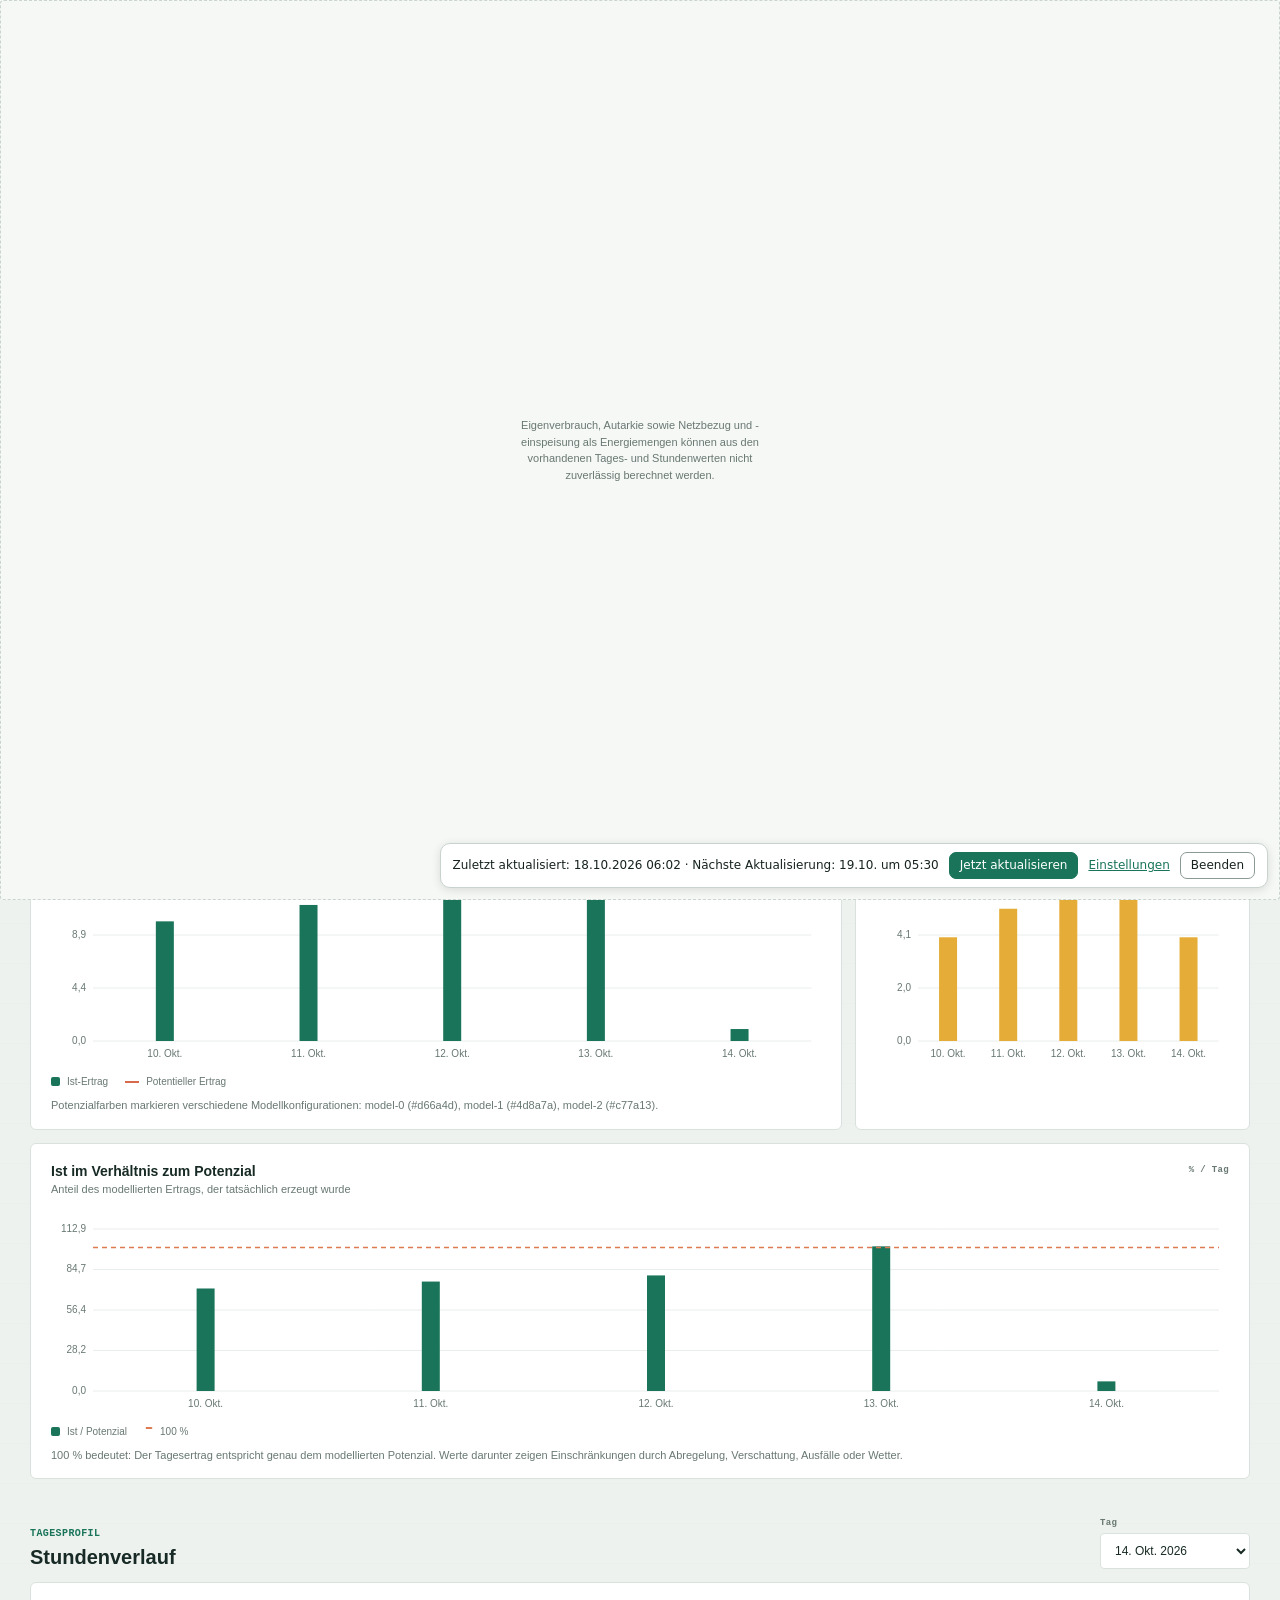
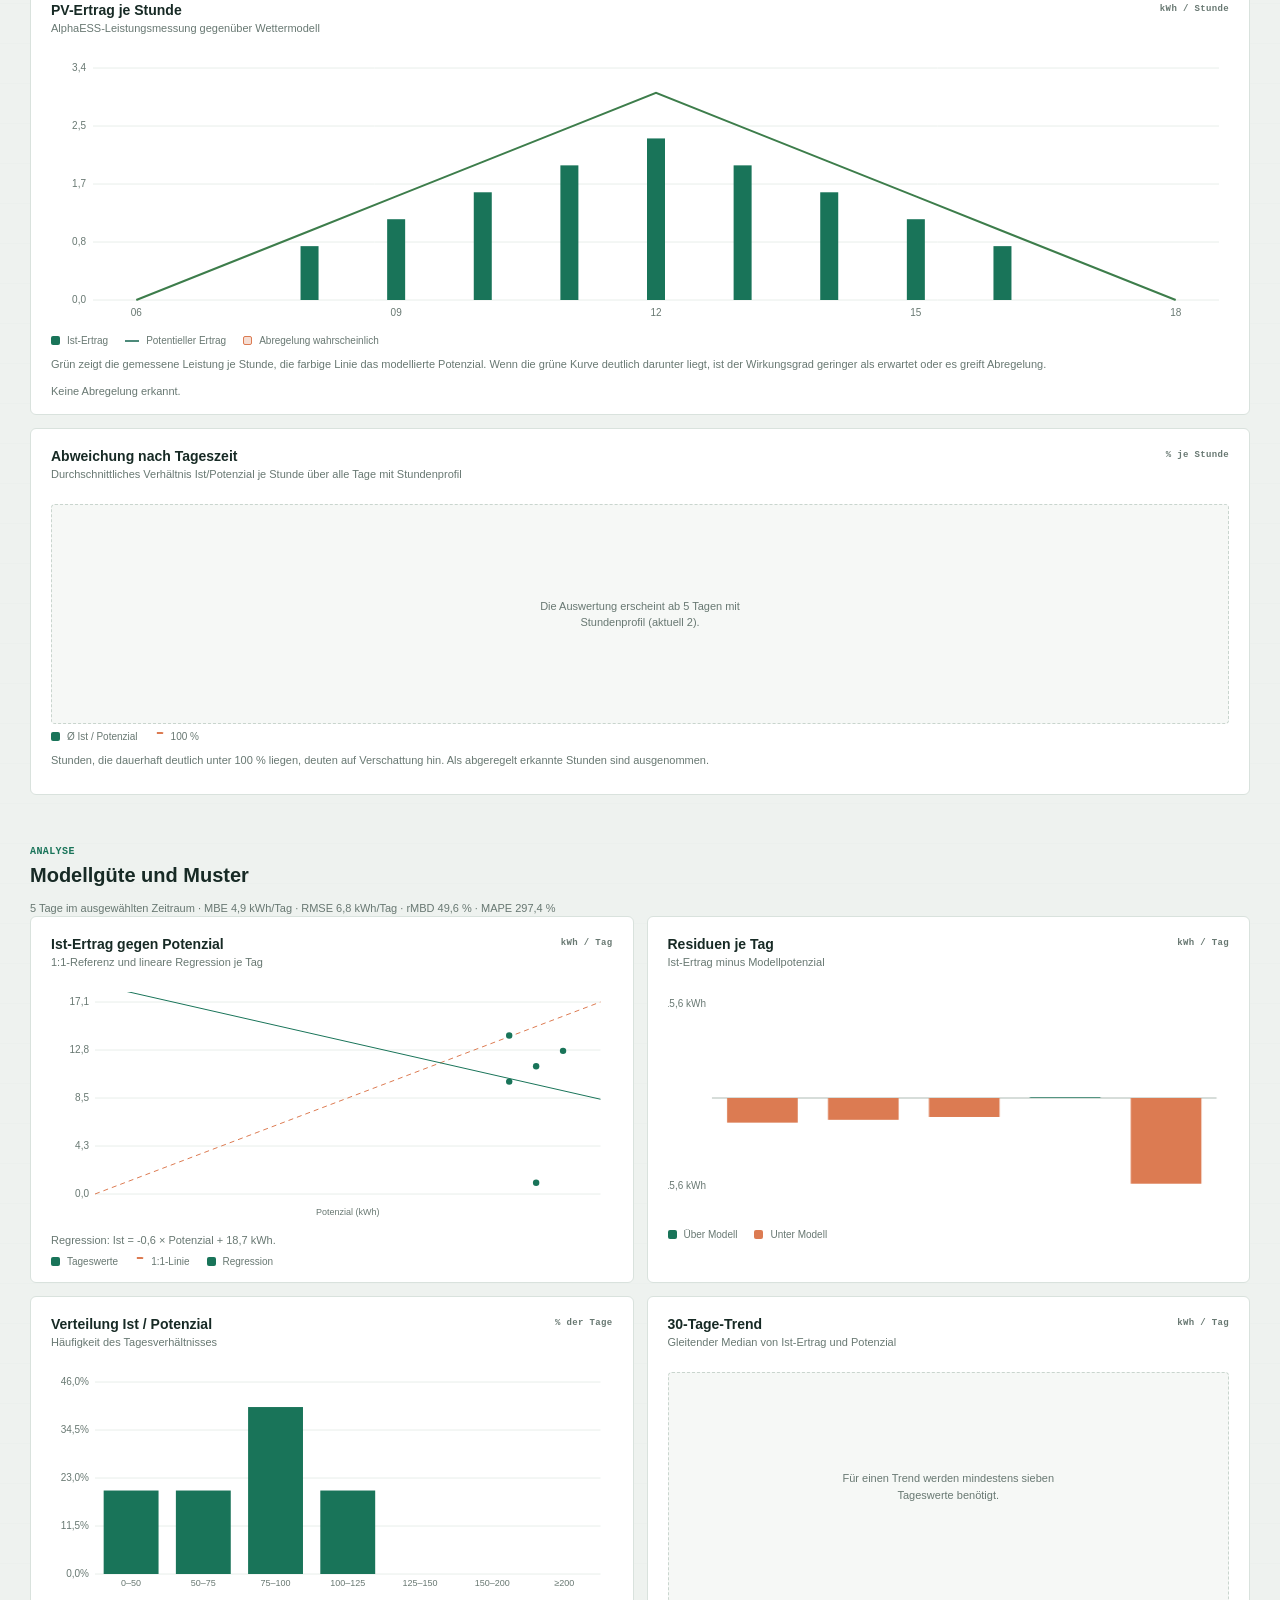
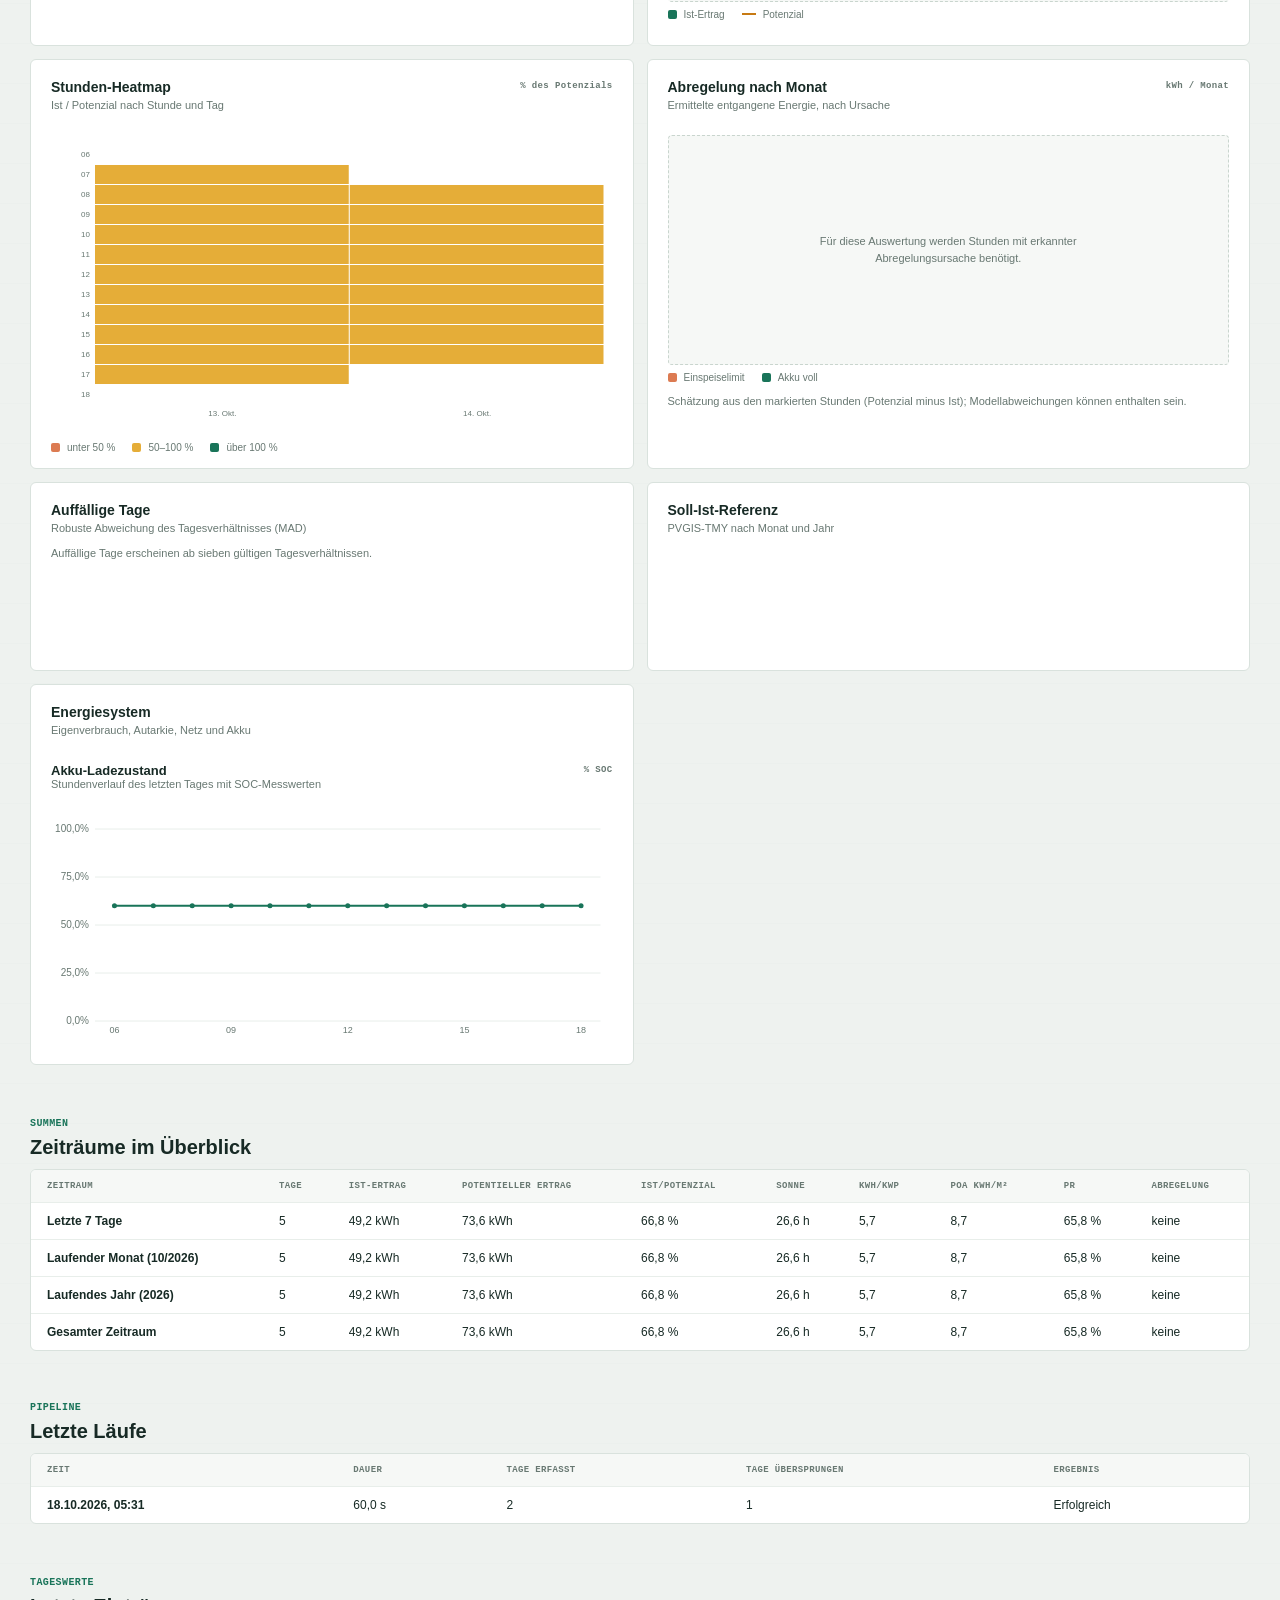
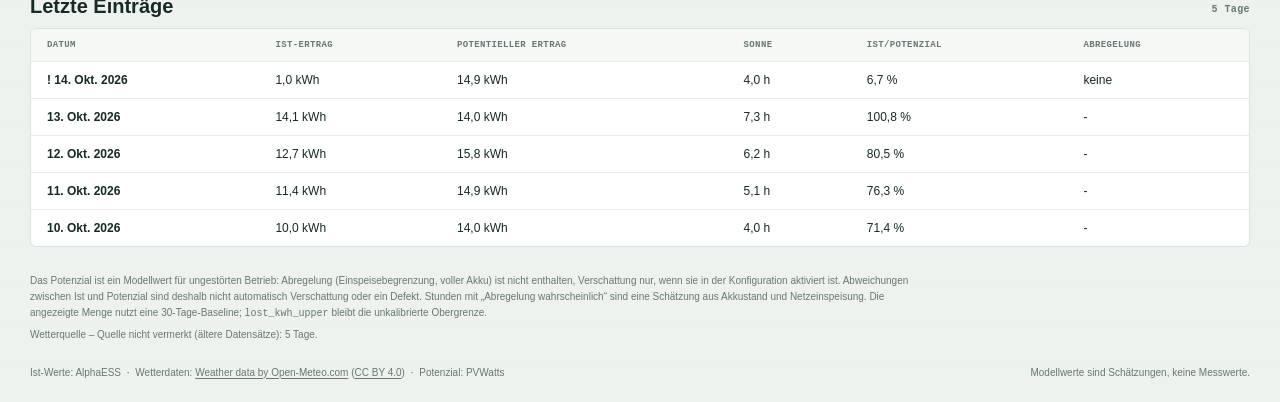
<file: tests/frontend/fixtures/served.html>
<!doctype html>
<html lang="de">
  <head>
    <meta charset="utf-8">
    <meta name="viewport" content="width=device-width, initial-scale=1">
    <meta name="theme-color" content="#eef2ef">
    <meta name="description" content="Täglicher Überblick über PV-Ertrag, Modellpotenzial und Sonnenscheindauer.">
    <title>PV-Tagesbericht</title>
    <style>
:root {
  color-scheme: light;
  --page: #eef2ef;
  --surface: #fff;
  --surface-soft: #f6f8f6;
  --ink: #172a25;
  --muted: #687872;
  --line: #d9e2dd;
  --green: #197459;
  --green-deep: #123c31;
  --green-pale: #e2f1e8;
  --lime: #d9ef78;
  --orange: #dc7b52;
  --sun: #e5ad38;
  --radius: 6px;
  font-family: "Trebuchet MS", "Segoe UI", sans-serif;
  font-synthesis: none;
  text-rendering: optimizeLegibility;
}

* { box-sizing: border-box; }
body {
  min-width: 320px;
  min-height: 100vh;
  margin: 0;
  color: var(--ink);
  background-color: var(--page);
  background-image: repeating-linear-gradient(0deg, transparent, transparent 39px, rgb(24 64 48 / 2.5%) 40px);
}
button { font: inherit; }
.topbar {
  display: flex;
  min-height: 68px;
  align-items: center;
  justify-content: space-between;
  padding: 0 max(28px, calc((100vw - 1220px) / 2));
  border-bottom: 1px solid var(--line);
  background: rgb(255 255 255 / 86%);
}
.brand { display: inline-flex; align-items: center; gap: 11px; color: inherit; text-decoration: none; }
.brand-mark { display: grid; width: 34px; height: 34px; place-items: center; border-radius: 4px; background: var(--green-deep); color: var(--lime); font-size: 12px; font-weight: 800; letter-spacing: 0.04em; }
.brand-name, .eyebrow, .updated-label, .metric-index, .chart-unit, .history-count { font-family: Consolas, "Courier New", monospace; font-weight: 600; letter-spacing: 0.04em; }
.brand-name { font-size: 11px; }
.brand-divider { padding: 0 6px; color: var(--green); }
.connection-state { display: inline-flex; align-items: center; gap: 8px; color: var(--muted); font-size: 12px; }
.state-dot { width: 8px; height: 8px; border-radius: 50%; background: var(--sun); }
.connection-state[data-state="ready"] .state-dot { background: var(--green); }
.connection-state[data-state="error"] .state-dot { background: var(--orange); }
.dashboard { width: min(1220px, calc(100% - 56px)); margin: 0 auto; }
.page-heading { display: flex; min-height: 188px; align-items: center; justify-content: space-between; gap: 24px; padding: 28px 0 30px; animation: rise-in 420ms ease-out both; }
.eyebrow { margin: 0 0 11px; color: var(--green); font-size: 10px; line-height: 1.5; }
.eyebrow span { padding: 0 5px; color: #a0aea6; }
h1, h2, h3, p { margin-top: 0; }
h1 { margin-bottom: 7px; font-size: 32px; font-weight: 700; letter-spacing: 0; line-height: 1.15; }
.heading-note { margin-bottom: 0; color: var(--muted); font-size: 14px; }
.updated-block { display: grid; min-width: 174px; gap: 8px; justify-items: end; }
.updated-label { color: var(--muted); font-size: 9px; }
.updated-block time { font-size: 13px; font-weight: 700; }
.metrics { display: grid; grid-template-columns: repeat(3, minmax(0, 1fr)); gap: 13px; margin-bottom: 37px; }
.metric { min-width: 0; min-height: 145px; padding: 18px 20px 16px; border: 1px solid var(--line); border-top: 3px solid var(--green); border-radius: var(--radius); background: var(--surface); animation: rise-in 460ms ease-out both; }
.metric:nth-child(2) { border-top-color: var(--orange); animation-delay: 60ms; }
.metric:nth-child(3) { border-top-color: var(--sun); animation-delay: 120ms; }
.metric-heading { display: flex; align-items: center; justify-content: space-between; }
.metric-heading h2 { margin: 0; font-size: 14px; font-weight: 600; }
.metric-index { color: #9ba9a2; font-size: 10px; }
.metric-value { display: flex; align-items: baseline; gap: 8px; margin: 17px 0 5px; font-variant-numeric: tabular-nums; }
.metric-value > span:first-child { font-size: 31px; font-weight: 700; line-height: 1; }
.metric-unit { color: var(--muted); font-family: Consolas, "Courier New", monospace; font-size: 12px; }
.metric-caption { margin: 0; overflow: hidden; color: var(--muted); font-size: 11px; text-overflow: ellipsis; white-space: nowrap; }
.model-warning { padding: 11px 14px; border: 1px solid var(--orange); border-radius: var(--radius); background: var(--surface); color: var(--text); }
.public-status { padding: 9px 12px; border: 1px solid var(--line); border-radius: var(--radius); background: var(--surface); color: var(--muted); font-size: 12px; }
.public-status[data-state="stale"] { border-color: var(--red); color: var(--red); }
.section-heading { display: flex; min-height: 58px; align-items: end; justify-content: space-between; gap: 18px; margin-bottom: 13px; }
.section-heading .eyebrow { margin-bottom: 5px; }
.section-heading h2 { margin-bottom: 0; font-size: 20px; font-weight: 700; }
.chart-actions { display: flex; align-items: center; gap: 10px; }
.range-control { display: inline-flex; gap: 2px; padding: 3px; border: 1px solid var(--line); border-radius: 5px; background: var(--surface); }
.range-control button { min-width: 42px; min-height: 30px; padding: 0 9px; border: 0; border-radius: 3px; background: transparent; color: var(--muted); cursor: pointer; font-size: 11px; font-weight: 600; }
.range-control button[aria-pressed="true"] { background: var(--green-deep); color: #fff; }
.range-control button:focus-visible, .export-button:focus-visible, .brand:focus-visible { outline: 3px solid var(--sun); outline-offset: 2px; }
.export-button { min-height: 38px; padding: 0 13px; border: 1px solid var(--green-deep); border-radius: 4px; background: var(--green-deep); color: #fff; cursor: pointer; font-size: 11px; font-weight: 700; }
.export-button:hover:not(:disabled) { background: var(--green); }
.export-button:disabled { border-color: #b7c5bd; background: #b7c5bd; cursor: not-allowed; }
.charts { display: grid; grid-template-columns: minmax(0, 1.75fr) minmax(260px, 0.85fr); gap: 13px; align-items: stretch; }
.chart-panel { min-width: 0; padding: 19px 20px 15px; border: 1px solid var(--line); border-radius: var(--radius); background: var(--surface); }
.chart-heading { display: flex; min-height: 43px; align-items: start; justify-content: space-between; gap: 10px; }
.chart-heading h3 { margin: 0 0 4px; font-size: 14px; }
.chart-heading p { margin: 0; color: var(--muted); font-size: 11px; }
.chart-unit { padding-top: 2px; color: var(--muted); font-size: 9px; white-space: nowrap; }
.chart-wrap { position: relative; width: 100%; margin-top: 13px; }
.energy-chart-wrap, .sunshine-chart-wrap { height: 250px; }
.charts-single { grid-template-columns: minmax(0, 1fr); margin-top: 13px; }
.ratio-chart-wrap { height: 200px; }
.profile-chart-wrap { height: 220px; }
.analysis-section { margin-top: 34px; }
.analysis-grid { display: grid; grid-template-columns: repeat(2, minmax(0, 1fr)); gap: 13px; }
.analysis-grid .chart-panel { min-width: 0; }
.analysis-subheading { margin-top: 16px; }
.analysis-subheading h4 { margin: 0; font-size: 13px; font-weight: 700; }
.analysis-chart-wrap { height: 230px; }
.analysis-heatmap-wrap { height: 300px; }
.analysis-list { min-height: 110px; color: var(--muted); font-size: 11px; line-height: 1.6; }
.analysis-list ul { margin: 0; padding-left: 18px; color: var(--ink); }
.analysis-list li + li { margin-top: 5px; }
.analysis-list p { margin: 10px 0 0; color: var(--muted); font-size: 10px; }
.analysis-static-empty { position: static; min-height: 110px; }
.regression-swatch { width: 14px; height: 2px; border-radius: 0; background: var(--green); }
.residual-positive { background: var(--green); }
.residual-negative { background: var(--orange); }
.heatmap-low { background: var(--orange); }
.heatmap-mid { background: var(--sun); }
.heatmap-high { background: var(--green); }
.limit-swatch { background: var(--orange); }
.battery-swatch { background: var(--green); }
.hourly-section .chart-panel + .chart-panel { margin-top: 13px; }
.curtailed-swatch { background: rgb(220 123 82 / 25%); border: 1px solid var(--orange); }
.reference-swatch { width: 14px; height: 0; border-top: 2px dashed var(--orange); border-radius: 0; background: none; }
.chart-hint { margin: 10px 0 0; color: var(--muted); font-size: 11px; line-height: 1.5; }
.summary-section { margin-top: 36px; }
.page-notes { margin-top: 26px; color: var(--muted); font-size: 10px; line-height: 1.6; }
.page-notes p { max-width: 900px; margin: 0 0 5px; }
.hourly-section { margin-top: 32px; }
.hourly-heading { align-items: end; }
.hourly-date-label { display: grid; gap: 5px; color: var(--muted); font-family: Consolas, "Courier New", monospace; font-size: 9px; font-weight: 600; letter-spacing: 0.04em; }
.hourly-date-label select { min-width: 150px; min-height: 36px; padding: 0 30px 0 10px; border: 1px solid var(--line); border-radius: 4px; background: var(--surface); color: var(--ink); font: 12px "Trebuchet MS", "Segoe UI", sans-serif; }
.hourly-chart-wrap { height: 270px; }
.chart-wrap canvas { display: block; width: 100%; height: 100%; }
.chart-tooltip { position: absolute; z-index: 3; max-width: min(240px, calc(100% - 12px)); padding: 9px 11px; border: 1px solid #34554a; border-radius: 4px; background: #172a25; color: #fff; box-shadow: 0 5px 18px rgb(18 60 49 / 18%); font-size: 11px; line-height: 1.55; pointer-events: none; transform: translate(-50%, -100%); white-space: pre-line; }
.chart-tooltip[hidden] { display: none; }
.empty-state { position: absolute; inset: 0; display: flex; align-items: center; justify-content: center; flex-direction: column; gap: 8px; padding: 20px; border: 1px dashed #c9d5ce; border-radius: 4px; background: var(--surface-soft); text-align: center; }
.empty-state[hidden] { display: none; }
.empty-mark { display: grid; width: 31px; height: 31px; place-items: center; border-radius: 50%; background: var(--green-pale); color: var(--green-deep); font-family: Consolas, "Courier New", monospace; font-size: 10px; }
.empty-state p { margin: 0; font-size: 13px; font-weight: 700; }
.empty-state > span:last-child { max-width: 260px; color: var(--muted); font-size: 11px; line-height: 1.5; }
.empty-state-compact > span { color: var(--muted); font-size: 12px; }
.legend { display: flex; gap: 17px; padding-top: 7px; color: var(--muted); font-size: 10px; }
.legend span { display: inline-flex; align-items: center; gap: 7px; }
.legend-swatch { width: 9px; height: 9px; border-radius: 2px; }
.actual-swatch { background: var(--green); }
.potential-swatch { width: 14px; height: 2px; border-radius: 0; background: var(--orange); }
.history-section { margin-top: 36px; }
.history-heading { margin-bottom: 10px; }
.history-count { margin: 0 0 3px; color: var(--muted); font-size: 10px; }
.table-scroll { overflow-x: auto; border: 1px solid var(--line); border-radius: var(--radius); background: var(--surface); }
.completeness-section { margin-top: 34px; }
.run-history-section { margin-top: 34px; }
.completeness-legend { display: flex; flex-wrap: wrap; gap: 9px 16px; margin: 0 0 12px; color: var(--muted); font-size: 12px; }
.completeness-legend span { display: inline-flex; align-items: center; gap: 6px; }
.completeness-swatch { width: 12px; height: 12px; display: inline-block; border-radius: 3px; background: var(--green); }
.completeness-flagged { background: var(--sun); }
.completeness-missing { background: var(--red); }
.completeness-skipped { background: #8b9691; }
.completeness-calendar { display: grid; grid-template-columns: repeat(auto-fit, minmax(210px, 1fr)); gap: 12px; }
.completeness-month { min-width: 0; padding: 12px; border: 1px solid var(--line); border-radius: var(--radius); background: var(--surface); }
.completeness-month h3 { margin: 0 0 8px; font-size: 13px; }
.completeness-days { display: grid; grid-template-columns: repeat(7, minmax(0, 1fr)); gap: 3px; }
.completeness-day { min-height: 23px; display: grid; place-items: center; border-radius: 4px; background: var(--green); color: #fff; font: 10px Consolas, monospace; }
.completeness-day.empty { background: transparent; }
.completeness-day.flagged { background: var(--sun); color: #302400; }
.completeness-day.missing { background: var(--red); }
.completeness-day.skipped { background: #8b9691; }
.analysis-reference-summary { display: grid; gap: 8px; padding: 14px; color: var(--muted); font-size: 13px; }
table { width: 100%; border-collapse: collapse; text-align: left; }
th, td { padding: 11px 16px; border-bottom: 1px solid #e8eeea; font-size: 12px; white-space: nowrap; }
th { background: var(--surface-soft); color: var(--muted); font-family: Consolas, "Courier New", monospace; font-size: 9px; font-weight: 600; letter-spacing: 0.04em; text-transform: uppercase; }
tbody tr:last-child td { border-bottom: 0; }
td:not(:first-child) { font-variant-numeric: tabular-nums; }
td:first-child { font-weight: 600; }
.table-empty { padding: 19px 16px; color: var(--muted); text-align: center; }
.page-footer { display: flex; justify-content: space-between; gap: 16px; padding: 19px 0 25px; color: var(--muted); font-size: 10px; }
.page-footer span span { padding: 0 3px; color: var(--green); }
@keyframes rise-in { from { opacity: 0; transform: translateY(8px); } to { opacity: 1; transform: translateY(0); } }
@media (max-width: 760px) {
  .topbar { min-height: 60px; padding: 0 18px; }
  .dashboard { width: calc(100% - 36px); }
  .page-heading { min-height: 160px; }
  .charts { grid-template-columns: 1fr; }
  .analysis-grid { grid-template-columns: 1fr; }
  .sunshine-chart-wrap, .energy-chart-wrap { height: 230px; }
  .hourly-chart-wrap { height: 250px; }
  .ratio-chart-wrap, .profile-chart-wrap, .analysis-chart-wrap { height: 210px; }
  .analysis-heatmap-wrap { height: 270px; }
}
@media (max-width: 540px) {
  .topbar { padding: 0 14px; }
  .connection-state { max-width: 150px; font-size: 10px; }
  .dashboard { width: calc(100% - 28px); }
  .page-heading { min-height: auto; align-items: start; flex-direction: column; gap: 18px; padding: 28px 0 22px; }
  h1 { font-size: 27px; }
  .updated-block { justify-items: start; }
  .metrics { grid-template-columns: 1fr; gap: 9px; margin-bottom: 31px; }
  .metric { min-height: 118px; padding: 14px 16px; }
  .metric-value { margin-top: 12px; }
  .metric-value > span:first-child { font-size: 27px; }
  .section-heading { align-items: start; flex-direction: column; gap: 12px; }
  .chart-actions { width: 100%; justify-content: space-between; flex-wrap: wrap; }
  .range-control button { min-width: 38px; padding: 0 7px; }
  .chart-panel { padding: 16px 13px 13px; }
  .hourly-heading { align-items: start; }
  .hourly-date-label, .hourly-date-label select { width: 100%; }
  .chart-heading p { max-width: 225px; line-height: 1.4; }
  .chart-unit { padding-top: 2px; font-size: 8px; }
  .analysis-grid .legend { flex-wrap: wrap; gap: 9px 13px; }
  .page-footer { flex-direction: column; gap: 7px; }
  th, td { padding: 10px 11px; }
}
@media (prefers-reduced-motion: reduce) {
  *, *::before, *::after { scroll-behavior: auto !important; animation-duration: 0.01ms !important; animation-iteration-count: 1 !important; transition-duration: 0.01ms !important; }
}
.page-footer a { color: inherit; text-decoration: underline; text-underline-offset: 2px; }

</style>
    
  </head>
  <body>
    <header class="topbar">
      <span class="brand">
        <span class="brand-mark" aria-hidden="true">PV</span>
        <span class="brand-name">TAGESBERICHT<span class="brand-divider">/</span>01</span>
      </span>
      <div class="connection-state" id="connection-state" data-state="loading">
        <span class="state-dot" aria-hidden="true"></span>
        <span id="connection-label">Daten werden geladen</span>
      </div>
    </header>

    <main class="dashboard">
      <section class="page-heading" aria-labelledby="page-title">
        <div>
          <p class="eyebrow">ERTRAG <span aria-hidden="true">/</span> MODELL <span aria-hidden="true">/</span> SONNE</p>
          <h1 id="page-title">PV-Tagesbericht</h1>
          <p class="heading-note">Erzeugung, Wetterpotenzial und Sonne im täglichen Vergleich.</p>
        </div>
        <div class="updated-block">
          <span class="updated-label">LETZTER DATENSATZ</span>
          <time id="latest-date">Noch keine Daten</time>
        </div>
      </section>

      <p class="model-warning" id="model-provenance-warning" role="status" hidden></p>
      <p class="public-status" id="public-status" role="status" aria-live="polite" hidden></p>

      <section class="metrics" aria-label="Kennzahlen des letzten Tages">
        <article class="metric metric-actual">
          <div class="metric-heading"><h2>Ist-Ertrag</h2><span class="metric-index">01</span></div>
          <p class="metric-value"><span id="actual-value">-</span><span class="metric-unit">kWh</span></p>
          <p class="metric-caption" id="actual-caption">AlphaESS Tageswert</p>
        </article>
        <article class="metric metric-potential">
          <div class="metric-heading"><h2>Potentieller Ertrag</h2><span class="metric-index">02</span></div>
          <p class="metric-value"><span id="potential-value">-</span><span class="metric-unit">kWh</span></p>
          <p class="metric-caption" id="potential-caption">Wetterbasiertes PV-Modell</p>
        </article>
        <article class="metric metric-sunshine">
          <div class="metric-heading"><h2>Sonnenstunden</h2><span class="metric-index">03</span></div>
          <p class="metric-value"><span id="sunshine-value">-</span><span class="metric-unit">h</span></p>
          <p class="metric-caption">WMO-Sonnenscheindauer</p>
        </article>
        <article class="metric">
          <div class="metric-heading"><h2>Spezifischer Ertrag</h2><span class="metric-index">04</span></div>
          <p class="metric-value"><span id="specific-yield-value">-</span><span class="metric-unit">kWh/kWp</span></p>
          <p class="metric-caption">Ist-Ertrag je installierter Leistung</p>
        </article>
        <article class="metric">
          <div class="metric-heading"><h2>Performance Ratio</h2><span class="metric-index">05</span></div>
          <p class="metric-value"><span id="performance-ratio-value">-</span><span class="metric-unit">%</span></p>
          <p class="metric-caption">Normiert auf Einstrahlung in Modulebene</p>
        </article>
        <article class="metric">
          <div class="metric-heading"><h2>Einstrahlung in Modulebene</h2><span class="metric-index">06</span></div>
          <p class="metric-value"><span id="poa-value">-</span><span class="metric-unit">kWh/m²</span></p>
          <p class="metric-caption">Modulanzahl-gewichtete POA</p>
        </article>
      </section>

      <section class="section-heading" aria-label="Zeitraum und Export">
        <div><p class="eyebrow">VERLAUF</p><h2>Tage im Vergleich</h2></div>
        <div class="chart-actions">
          <div class="range-control" role="group" aria-label="Angezeigter Zeitraum">
            <button type="button" data-range="7" aria-pressed="false">7 T</button>
            <button type="button" data-range="30" aria-pressed="true">30 T</button>
            <button type="button" data-range="90" aria-pressed="false">90 T</button>
            <button type="button" data-range="all" aria-pressed="false">Alle</button>
          </div>
          <button class="export-button" id="export-button" type="button" disabled>CSV exportieren</button>
        </div>
      </section>

      <section class="charts" aria-label="Tägliche Diagramme">
        <article class="chart-panel energy-panel">
          <div class="chart-heading">
            <div><h3>Erzeugte Energie</h3><p>Gemessener Ertrag gegenüber potentieller Erzeugung</p></div>
            <div class="chart-unit">kWh / Tag</div>
          </div>
          <div class="chart-wrap energy-chart-wrap">
            <canvas id="energy-chart" aria-label="Täglicher Ist-Ertrag und potentieller Ertrag. Mit Maus oder Fingertipp Tageswerte anzeigen." role="img" tabindex="0" aria-describedby="energy-tooltip" data-tooltip-id="energy-tooltip"></canvas>
            <div class="chart-tooltip" id="energy-tooltip" role="tooltip" hidden></div>
            <div class="empty-state" id="energy-empty" hidden>
              <span class="empty-mark" aria-hidden="true">01</span>
              <p>Noch keine Tagesdaten</p>
              <span>Der erste Datensatz erscheint nach dem ersten vollständigen Erfassungstag.</span>
            </div>
          </div>
          <div class="legend" aria-label="Diagrammlegende">
            <span><i class="legend-swatch actual-swatch" aria-hidden="true"></i>Ist-Ertrag</span>
            <span><i class="legend-swatch potential-swatch" aria-hidden="true"></i>Potentieller Ertrag</span>
          </div>
          <p class="chart-hint" id="potential-model-note">Das Potenzial wurde mit einer konsistenten Modellkonfiguration berechnet. Gleiche Farben bedeuten gleiche Berechnungsversion.</p>
        </article>
        <article class="chart-panel sunshine-panel">
          <div class="chart-heading">
            <div><h3>Sonnenschein</h3><p>Direkte Strahlung über WMO-Schwelle</p></div>
            <div class="chart-unit">Stunden / Tag</div>
          </div>
          <div class="chart-wrap sunshine-chart-wrap">
            <canvas id="sunshine-chart" aria-label="Tägliche Sonnenstunden. Mit Maus oder Fingertipp Tageswerte anzeigen." role="img" tabindex="0" aria-describedby="sunshine-tooltip" data-tooltip-id="sunshine-tooltip"></canvas>
            <div class="chart-tooltip" id="sunshine-tooltip" role="tooltip" hidden></div>
            <div class="empty-state empty-state-compact" id="sunshine-empty" hidden><span>Noch keine Sonnenscheindaten</span></div>
          </div>
        </article>
      </section>

      <section class="charts charts-single" aria-label="Verhältnis von Ist-Ertrag zu Potenzial">
        <article class="chart-panel ratio-panel">
          <div class="chart-heading">
            <div><h3>Ist im Verhältnis zum Potenzial</h3><p>Anteil des modellierten Ertrags, der tatsächlich erzeugt wurde</p></div>
            <div class="chart-unit">% / Tag</div>
          </div>
          <div class="chart-wrap ratio-chart-wrap">
            <canvas id="ratio-chart" aria-label="Tägliches Verhältnis von Ist-Ertrag zu Potenzial. Mit Maus, Fingertipp oder Pfeiltasten Tageswerte anzeigen." role="img" tabindex="0" aria-describedby="ratio-tooltip" data-tooltip-id="ratio-tooltip"></canvas>
            <div class="chart-tooltip" id="ratio-tooltip" role="tooltip" hidden></div>
            <div class="empty-state empty-state-compact" id="ratio-empty" hidden><span>Noch keine Daten</span></div>
          </div>
          <div class="legend" aria-label="Legende Verhältnis">
            <span><i class="legend-swatch actual-swatch" aria-hidden="true"></i>Ist / Potenzial</span>
            <span><i class="legend-swatch reference-swatch" aria-hidden="true"></i>100 %</span>
          </div>
          <p class="chart-hint">100 % bedeutet: Der Tagesertrag entspricht genau dem modellierten Potenzial. Werte darunter zeigen Einschränkungen durch Abregelung, Verschattung, Ausfälle oder Wetter.</p>
        </article>
      </section>

      <section class="hourly-section" aria-labelledby="hourly-title">
        <div class="section-heading hourly-heading">
          <div><p class="eyebrow">TAGESPROFIL</p><h2 id="hourly-title">Stundenverlauf</h2></div>
          <label class="hourly-date-label" for="hourly-date">Tag
            <select id="hourly-date" disabled aria-label="Tag für Stundenverlauf"></select>
          </label>
        </div>
        <article class="chart-panel hourly-panel">
          <div class="chart-heading">
            <div><h3>PV-Ertrag je Stunde</h3><p>AlphaESS-Leistungsmessung gegenüber Wettermodell</p></div>
            <div class="chart-unit">kWh / Stunde</div>
          </div>
          <div class="chart-wrap hourly-chart-wrap">
            <canvas id="hourly-chart" aria-label="Stündlicher Ist-Ertrag und potentieller Ertrag" role="img" tabindex="0" aria-describedby="hourly-tooltip" data-tooltip-id="hourly-tooltip" hidden></canvas>
            <div class="chart-tooltip" id="hourly-tooltip" role="tooltip" hidden></div>
            <div class="empty-state empty-state-compact" id="hourly-empty">
              <span>Stundenprofile erscheinen ab dem nächsten Erfassungslauf.</span>
            </div>
          </div>
          <div class="legend" aria-label="Stundenchart-Legende">
            <span><i class="legend-swatch actual-swatch" aria-hidden="true"></i>Ist-Ertrag</span>
            <span><i class="legend-swatch potential-swatch" aria-hidden="true"></i>Potentieller Ertrag</span>
            <span id="hourly-curtailed-legend" hidden><i class="legend-swatch curtailed-swatch" aria-hidden="true"></i>Abregelung wahrscheinlich</span>
          </div>
          <p class="chart-hint">Grün zeigt die gemessene Leistung je Stunde, die farbige Linie das modellierte Potenzial. Wenn die grüne Kurve deutlich darunter liegt, ist der Wirkungsgrad geringer als erwartet oder es greift Abregelung.</p>
          <p class="chart-hint" id="hourly-curtailment-note"></p>
        </article>
        <article class="chart-panel profile-panel">
          <div class="chart-heading">
            <div><h3>Abweichung nach Tageszeit</h3><p>Durchschnittliches Verhältnis Ist/Potenzial je Stunde über alle Tage mit Stundenprofil</p></div>
            <div class="chart-unit">% je Stunde</div>
          </div>
          <div class="chart-wrap profile-chart-wrap">
            <canvas id="profile-chart" aria-label="Durchschnittliches Verhältnis von Ist-Ertrag zu Potenzial je Tagesstunde" role="img" tabindex="0" aria-describedby="profile-tooltip" data-tooltip-id="profile-tooltip" hidden></canvas>
            <div class="chart-tooltip" id="profile-tooltip" role="tooltip" hidden></div>
            <div class="empty-state empty-state-compact" id="profile-empty"><span id="profile-empty-text">Die Auswertung erscheint ab 5 Tagen mit Stundenprofil.</span></div>
          </div>
          <div class="legend" aria-label="Legende Tageszeit">
            <span><i class="legend-swatch actual-swatch" aria-hidden="true"></i>Ø Ist / Potenzial</span>
            <span><i class="legend-swatch reference-swatch" aria-hidden="true"></i>100 %</span>
          </div>
          <p class="chart-hint">Stunden, die dauerhaft deutlich unter 100 % liegen, deuten auf Verschattung hin. Als abgeregelt erkannte Stunden sind ausgenommen.</p>
          <p class="chart-hint" id="profile-note"></p>
        </article>
      </section>

      <section class="analysis-section" aria-labelledby="analysis-title">
        <div class="section-heading">
          <div><p class="eyebrow">ANALYSE</p><h2 id="analysis-title">Modellgüte und Muster</h2></div>
        </div>
        <p class="chart-hint" id="analysis-metrics" aria-live="polite"></p>
        <div class="analysis-grid">
          <article class="chart-panel">
            <div class="chart-heading">
              <div><h3>Ist-Ertrag gegen Potenzial</h3><p>1:1-Referenz und lineare Regression je Tag</p></div>
              <div class="chart-unit">kWh / Tag</div>
            </div>
            <div class="chart-wrap analysis-chart-wrap">
              <canvas id="analysis-scatter" aria-label="Streudiagramm Ist-Ertrag gegen Potenzial mit 1 zu 1 Referenz und Regression" role="img" tabindex="0" aria-describedby="analysis-scatter-tooltip" data-tooltip-id="analysis-scatter-tooltip" hidden></canvas>
              <div class="chart-tooltip" id="analysis-scatter-tooltip" role="tooltip" hidden></div>
              <div class="empty-state empty-state-compact" id="analysis-scatter-empty"><span>Für die Auswertung werden mindestens zwei Tage mit Ist- und Potenzialwert benötigt.</span></div>
            </div>
            <p class="chart-hint" id="analysis-regression-note"></p>
            <div class="legend" aria-label="Legende Streudiagramm">
              <span><i class="legend-swatch actual-swatch" aria-hidden="true"></i>Tageswerte</span>
              <span><i class="legend-swatch reference-swatch" aria-hidden="true"></i>1:1-Linie</span>
              <span><i class="legend-swatch regression-swatch" aria-hidden="true"></i>Regression</span>
            </div>
          </article>
          <article class="chart-panel">
            <div class="chart-heading">
              <div><h3>Residuen je Tag</h3><p>Ist-Ertrag minus Modellpotenzial</p></div>
              <div class="chart-unit">kWh / Tag</div>
            </div>
            <div class="chart-wrap analysis-chart-wrap">
              <canvas id="analysis-residuals" aria-label="Tägliche Residuen: Ist-Ertrag minus Potenzial" role="img" tabindex="0" aria-describedby="analysis-residuals-tooltip" data-tooltip-id="analysis-residuals-tooltip" hidden></canvas>
              <div class="chart-tooltip" id="analysis-residuals-tooltip" role="tooltip" hidden></div>
              <div class="empty-state empty-state-compact" id="analysis-residuals-empty"><span>Residuen erscheinen ab zwei vollständigen Tageswerten.</span></div>
            </div>
            <div class="legend" aria-label="Legende Residuen">
              <span><i class="legend-swatch residual-positive" aria-hidden="true"></i>Über Modell</span>
              <span><i class="legend-swatch residual-negative" aria-hidden="true"></i>Unter Modell</span>
            </div>
          </article>
          <article class="chart-panel">
            <div class="chart-heading">
              <div><h3>Verteilung Ist / Potenzial</h3><p>Häufigkeit des Tagesverhältnisses</p></div>
              <div class="chart-unit">% der Tage</div>
            </div>
            <div class="chart-wrap analysis-chart-wrap">
              <canvas id="analysis-histogram" aria-label="Histogramm der täglichen Ist- zu Potenzial-Verhältnisse" role="img" tabindex="0" aria-describedby="analysis-histogram-tooltip" data-tooltip-id="analysis-histogram-tooltip" hidden></canvas>
              <div class="chart-tooltip" id="analysis-histogram-tooltip" role="tooltip" hidden></div>
              <div class="empty-state empty-state-compact" id="analysis-histogram-empty"><span>Das Histogramm erscheint ab drei gültigen Tagesverhältnissen.</span></div>
            </div>
          </article>
          <article class="chart-panel">
            <div class="chart-heading">
              <div><h3>30-Tage-Trend</h3><p>Gleitender Median von Ist-Ertrag und Potenzial</p></div>
              <div class="chart-unit">kWh / Tag</div>
            </div>
            <div class="chart-wrap analysis-chart-wrap">
              <canvas id="analysis-trend" aria-label="Gleitender 30-Tage-Median von Ist-Ertrag und Potenzial" role="img" tabindex="0" aria-describedby="analysis-trend-tooltip" data-tooltip-id="analysis-trend-tooltip" hidden></canvas>
              <div class="chart-tooltip" id="analysis-trend-tooltip" role="tooltip" hidden></div>
              <div class="empty-state empty-state-compact" id="analysis-trend-empty"><span>Für einen Trend werden mindestens sieben Tageswerte benötigt.</span></div>
            </div>
            <div class="legend" aria-label="Legende 30-Tage-Trend">
              <span><i class="legend-swatch actual-swatch" aria-hidden="true"></i>Ist-Ertrag</span>
              <span><i class="legend-swatch potential-swatch" aria-hidden="true"></i>Potenzial</span>
            </div>
            <p class="chart-hint" id="analysis-annual-note"></p>
          </article>
          <article class="chart-panel">
            <div class="chart-heading">
              <div><h3>Stunden-Heatmap</h3><p>Ist / Potenzial nach Stunde und Tag</p></div>
              <div class="chart-unit">% des Potenzials</div>
            </div>
            <div class="chart-wrap analysis-heatmap-wrap">
              <canvas id="analysis-heatmap" aria-label="Heatmap des stündlichen Ist- zu Potenzial-Verhältnisses nach Tag" role="img" tabindex="0" aria-describedby="analysis-heatmap-tooltip" data-tooltip-id="analysis-heatmap-tooltip" hidden></canvas>
              <div class="chart-tooltip" id="analysis-heatmap-tooltip" role="tooltip" hidden></div>
              <div class="empty-state empty-state-compact" id="analysis-heatmap-empty"><span>Für die Heatmap werden gespeicherte Stundenprofile mit Ist- und Potenzialwerten benötigt.</span></div>
            </div>
            <div class="legend" aria-label="Legende Stunden-Heatmap">
              <span><i class="legend-swatch heatmap-low" aria-hidden="true"></i>unter 50 %</span>
              <span><i class="legend-swatch heatmap-mid" aria-hidden="true"></i>50–100 %</span>
              <span><i class="legend-swatch heatmap-high" aria-hidden="true"></i>über 100 %</span>
            </div>
          </article>
          <article class="chart-panel">
            <div class="chart-heading">
              <div><h3>Abregelung nach Monat</h3><p>Ermittelte entgangene Energie, nach Ursache</p></div>
              <div class="chart-unit">kWh / Monat</div>
            </div>
            <div class="chart-wrap analysis-chart-wrap">
              <canvas id="analysis-curtailment" aria-label="Monatliche entgangene Energie durch Einspeiselimit und vollen Akku" role="img" tabindex="0" aria-describedby="analysis-curtailment-tooltip" data-tooltip-id="analysis-curtailment-tooltip" hidden></canvas>
              <div class="chart-tooltip" id="analysis-curtailment-tooltip" role="tooltip" hidden></div>
              <div class="empty-state empty-state-compact" id="analysis-curtailment-empty"><span>Für diese Auswertung werden Stunden mit erkannter Abregelungsursache benötigt.</span></div>
            </div>
            <div class="legend" aria-label="Legende Abregelungsursachen">
              <span><i class="legend-swatch limit-swatch" aria-hidden="true"></i>Einspeiselimit</span>
              <span><i class="legend-swatch battery-swatch" aria-hidden="true"></i>Akku voll</span>
            </div>
            <p class="chart-hint">Schätzung aus den markierten Stunden (Potenzial minus Ist); Modellabweichungen können enthalten sein.</p>
          </article>
          <article class="chart-panel">
            <div class="chart-heading"><div><h3>Auffällige Tage</h3><p>Robuste Abweichung des Tagesverhältnisses (MAD)</p></div></div>
            <div class="analysis-list empty-state-compact" id="analysis-anomalies" aria-live="polite"></div>
          </article>
          <article class="chart-panel">
            <div class="chart-heading"><div><h3>Soll-Ist-Referenz</h3><p>PVGIS-TMY nach Monat und Jahr</p></div></div>
            <div class="empty-state empty-state-compact" id="analysis-reference-empty"><span id="analysis-reference-empty-text">Keine PVGIS-TMY-Referenz vorhanden. Mit <code>python analyze_pv.py</code> lässt sie sich berechnen.</span></div>
            <div class="analysis-reference-summary" id="analysis-reference-summary" hidden></div>
          </article>
          <article class="chart-panel">
            <div class="chart-heading"><div><h3>Energiesystem</h3><p>Eigenverbrauch, Autarkie, Netz und Akku</p></div></div>
            <div class="chart-heading analysis-subheading">
              <div><h4>Akku-Ladezustand</h4><p>Stundenverlauf des letzten Tages mit SOC-Messwerten</p></div>
              <div class="chart-unit">% SOC</div>
            </div>
            <div class="chart-wrap analysis-chart-wrap">
              <canvas id="analysis-soc" aria-label="Stündlicher Akku-Ladezustand" role="img" tabindex="0" aria-describedby="analysis-soc-tooltip" data-tooltip-id="analysis-soc-tooltip" hidden></canvas>
              <div class="chart-tooltip" id="analysis-soc-tooltip" role="tooltip" hidden></div>
              <div class="empty-state empty-state-compact" id="analysis-soc-empty"><span>Keine gespeicherten Akku-Ladezustände für einen Stundenverlauf vorhanden.</span></div>
            </div>
            <div class="empty-state empty-state-compact analysis-static-empty"><span>Eigenverbrauch, Autarkie sowie Netzbezug und -einspeisung als Energiemengen können aus den vorhandenen Tages- und Stundenwerten nicht zuverlässig berechnet werden.</span></div>
          </article>
        </div>
      </section>

      <section class="summary-section" aria-labelledby="summary-title">
        <div class="section-heading history-heading">
          <div><p class="eyebrow">SUMMEN</p><h2 id="summary-title">Zeiträume im Überblick</h2></div>
        </div>
        <div class="table-scroll">
          <table>
            <thead><tr><th scope="col">Zeitraum</th><th scope="col">Tage</th><th scope="col">Ist-Ertrag</th><th scope="col">Potentieller Ertrag</th><th scope="col">Ist/Potenzial</th><th scope="col">Sonne</th><th scope="col">kWh/kWp</th><th scope="col">POA kWh/m²</th><th scope="col">PR</th><th scope="col">Abregelung</th></tr></thead>
            <tbody id="summary-body">
              <tr><td class="table-empty" colspan="10">Summen erscheinen nach dem ersten Datensatz.</td></tr>
            </tbody>
          </table>
        </div>
      </section>

      <section class="completeness-section" aria-labelledby="completeness-title">
        <div class="section-heading history-heading">
          <div><p class="eyebrow">DATENLÜCKEN</p><h2 id="completeness-title">Datenvollständigkeit</h2></div>
          <p class="history-count" id="completeness-summary"></p>
        </div>
        <div class="completeness-legend" aria-label="Legende Datenvollständigkeit">
          <span><i class="completeness-swatch completeness-ok"></i>Vollständig</span>
          <span><i class="completeness-swatch completeness-flagged"></i>Hinweis</span>
          <span><i class="completeness-swatch completeness-missing"></i>Fehlt</span>
          <span><i class="completeness-swatch completeness-skipped"></i>Außerhalb des Backfill-Fensters</span>
        </div>
        <div id="completeness-calendar" class="completeness-calendar" aria-live="polite"></div>
        <p class="chart-hint">Ältere Lücken lassen sich mit einem größeren <code>BACKFILL_MAX_DAYS</code> und <code>--refresh-days</code> nachholen.</p>
      </section>

      <section class="run-history-section" aria-labelledby="run-history-title">
        <div class="section-heading history-heading">
          <div><p class="eyebrow">PIPELINE</p><h2 id="run-history-title">Letzte Läufe</h2></div>
        </div>
        <div class="table-scroll">
          <table>
            <thead><tr><th scope="col">Zeit</th><th scope="col">Dauer</th><th scope="col">Tage erfasst</th><th scope="col">Tage übersprungen</th><th scope="col">Ergebnis</th></tr></thead>
            <tbody id="run-history-body"><tr><td class="table-empty" colspan="5">Laufhistorie ist im Server-Dashboard verfügbar.</td></tr></tbody>
          </table>
        </div>
      </section>

      <section class="history-section" aria-labelledby="history-title">
        <div class="section-heading history-heading">
          <div><p class="eyebrow">TAGESWERTE</p><h2 id="history-title">Letzte Einträge</h2></div>
          <p class="history-count" id="history-count">0 Tage</p>
        </div>
        <div class="table-scroll">
          <table>
            <thead><tr><th scope="col">Datum</th><th scope="col">Ist-Ertrag</th><th scope="col">Potentieller Ertrag</th><th scope="col">Sonne</th><th scope="col">Ist/Potenzial</th><th scope="col">Abregelung</th></tr></thead>
            <tbody id="history-body">
              <tr><td class="table-empty" colspan="6">Die Tageshistorie wird nach dem ersten Lauf hier angezeigt.</td></tr>
            </tbody>
          </table>
        </div>
      </section>

      <div class="page-notes">
        <p>Das Potenzial ist ein Modellwert für ungestörten Betrieb: Abregelung (Einspeisebegrenzung, voller Akku) ist nicht enthalten, Verschattung nur, wenn sie in der Konfiguration aktiviert ist. Abweichungen zwischen Ist und Potenzial sind deshalb nicht automatisch Verschattung oder ein Defekt. Stunden mit „Abregelung wahrscheinlich“ sind eine Schätzung aus Akkustand und Netzeinspeisung. Die angezeigte Menge nutzt eine 30-Tage-Baseline; <code>lost_kwh_upper</code> bleibt die unkalibrierte Obergrenze.</p>
        <p id="source-note"></p>
      </div>

      <footer class="page-footer">
        <span>Ist-Werte: AlphaESS <span aria-hidden="true">·</span> Wetterdaten: <a href="https://open-meteo.com/" target="_blank" rel="noopener noreferrer">Weather data by Open-Meteo.com</a> (<a href="https://creativecommons.org/licenses/by/4.0/" target="_blank" rel="noopener noreferrer">CC BY 4.0</a>) <span aria-hidden="true">·</span> Potenzial: PVWatts</span>
        <span>Modellwerte sind Schätzungen, keine Messwerte.</span>
      </footer>
    </main>
  <script>window.PV_DAILY_DATA = {"installed_kwp":8.6,"runs":[{"started_at":"2026-10-18T05:30:00+00:00","finished_at":"2026-10-18T05:31:00+00:00","duration_seconds":60,"days_ok":2,"days_skipped":1,"ok":true}],"records":[{"date":"2026-10-10","actual_kwh":10.0,"potential_kwh":14.0,"sunshine_hours":4.0,"poa_kwh_m2":1.5,"config_hash":"model-0"},{"date":"2026-10-11","actual_kwh":11.37,"potential_kwh":14.91,"sunshine_hours":5.1,"poa_kwh_m2":1.7,"config_hash":"model-0"},{"date":"2026-10-12","actual_kwh":12.74,"potential_kwh":15.82,"sunshine_hours":6.2,"poa_kwh_m2":1.9,"config_hash":"model-1"},{"date":"2026-10-13","actual_kwh":14.11,"potential_kwh":14.0,"sunshine_hours":7.3,"poa_kwh_m2":2.1,"config_hash":"model-1","hourly":[{"hour":"06:00","actual_kwh":0.0,"potential_kwh":0.0},{"hour":"07:00","actual_kwh":0.38,"potential_kwh":0.5},{"hour":"08:00","actual_kwh":0.76,"potential_kwh":1.0},{"hour":"09:00","actual_kwh":1.14,"potential_kwh":1.5},{"hour":"10:00","actual_kwh":1.52,"potential_kwh":2.0},{"hour":"11:00","actual_kwh":1.9,"potential_kwh":2.5},{"hour":"12:00","actual_kwh":2.28,"potential_kwh":3.0},{"hour":"13:00","actual_kwh":1.9,"potential_kwh":2.5},{"hour":"14:00","actual_kwh":1.52,"potential_kwh":2.0},{"hour":"15:00","actual_kwh":1.14,"potential_kwh":1.5},{"hour":"16:00","actual_kwh":0.76,"potential_kwh":1.0},{"hour":"17:00","actual_kwh":0.38,"potential_kwh":0.5},{"hour":"18:00","actual_kwh":0.0,"potential_kwh":0.0}]},{"date":"2026-10-14","actual_kwh":1.0,"potential_kwh":14.91,"sunshine_hours":4.0,"poa_kwh_m2":1.5,"config_hash":"model-2","quality":{"n_samples":180,"coverage":0.7,"integral_kwh":8,"integral_ratio":0.8,"flags":["low_coverage"]},"hourly":[{"hour":"06:00","actual_kwh":0.0,"potential_kwh":0.0,"soc_pct":60.0,"feed_in_w":800.0,"feed_in_signed_w":800.0},{"hour":"07:00","actual_kwh":null,"potential_kwh":0.5,"soc_pct":60.0,"feed_in_w":800.0,"feed_in_signed_w":800.0},{"hour":"08:00","actual_kwh":0.78,"potential_kwh":1.0,"soc_pct":60.0,"feed_in_w":800.0,"feed_in_signed_w":800.0},{"hour":"09:00","actual_kwh":1.17,"potential_kwh":1.5,"soc_pct":60.0,"feed_in_w":800.0,"feed_in_signed_w":800.0},{"hour":"10:00","actual_kwh":1.56,"potential_kwh":2.0,"soc_pct":60.0,"feed_in_w":800.0,"feed_in_signed_w":800.0},{"hour":"11:00","actual_kwh":1.95,"potential_kwh":2.5,"soc_pct":60.0,"feed_in_w":800.0,"feed_in_signed_w":800.0},{"hour":"12:00","actual_kwh":2.34,"potential_kwh":3.0,"soc_pct":60.0,"feed_in_w":800.0,"feed_in_signed_w":800.0},{"hour":"13:00","actual_kwh":1.95,"potential_kwh":2.5,"soc_pct":60.0,"feed_in_w":800.0,"feed_in_signed_w":800.0},{"hour":"14:00","actual_kwh":1.56,"potential_kwh":2.0,"soc_pct":60.0,"feed_in_w":800.0,"feed_in_signed_w":800.0},{"hour":"15:00","actual_kwh":1.17,"potential_kwh":1.5,"soc_pct":60.0,"feed_in_w":800.0,"feed_in_signed_w":800.0},{"hour":"16:00","actual_kwh":0.78,"potential_kwh":1.0,"soc_pct":60.0,"feed_in_w":800.0,"feed_in_signed_w":800.0},{"hour":"17:00","actual_kwh":null,"potential_kwh":0.5,"soc_pct":60.0,"feed_in_w":800.0,"feed_in_signed_w":800.0},{"hour":"18:00","actual_kwh":0.0,"potential_kwh":0.0,"soc_pct":60.0,"feed_in_w":800.0,"feed_in_signed_w":800.0}],"signals_checked":true,"curtailment":{"hours":0,"lost_kwh":0.0,"lost_kwh_upper":0.0}}]};</script>
<script>
"use strict";

const numberFormat = new Intl.NumberFormat("de-DE", { minimumFractionDigits: 1, maximumFractionDigits: 1 });
const dateFormat = new Intl.DateTimeFormat("de-DE", { day: "2-digit", month: "short", year: "numeric", timeZone: "UTC" });
const shortDateFormat = new Intl.DateTimeFormat("de-DE", { day: "2-digit", month: "short", timeZone: "UTC" });

const MIN_DAYS_FOR_HOUR_PROFILE = 5;
const MIN_POTENTIAL_FOR_HOUR_PROFILE = 0.05; // kWh je Stunde über alle Tage; darunter ist das Verhältnis nur Rauschen
const GREEN = "#197459";
const SUN = "#e5ad38";
const ORANGE = "#dc7b52";
const POTENTIAL_MODEL_PALETTE = [
  "#dc7b52",
  "#2f7aa6",
  "#7c9d3a",
  "#8a57a2",
  "#d66a4d",
  "#4d8a7a",
  "#c77a13",
  "#6a5cc7",
  "#a24f63",
  "#3d7d4b",
];
const CURTAILED_BAND = "rgba(220, 123, 82, 0.2)";
const CURTAILMENT_REASONS = { limit: "Einspeiselimit erreicht", battery: "Akku voll" };

let records = Array.isArray(window.PV_DAILY_DATA?.records) ? window.PV_DAILY_DATA.records : [];
let activeRange = 30;

const elements = {
  connection: document.querySelector("#connection-state"),
  connectionLabel: document.querySelector("#connection-label"),
  publicStatus: document.querySelector("#public-status"),
  latestDate: document.querySelector("#latest-date"),
  actualValue: document.querySelector("#actual-value"),
  actualCaption: document.querySelector("#actual-caption"),
  potentialValue: document.querySelector("#potential-value"),
  potentialCaption: document.querySelector("#potential-caption"),
  sunshineValue: document.querySelector("#sunshine-value"),
  specificYieldValue: document.querySelector("#specific-yield-value"),
  performanceRatioValue: document.querySelector("#performance-ratio-value"),
  poaValue: document.querySelector("#poa-value"),
  modelWarning: document.querySelector("#model-provenance-warning"),
  energyCanvas: document.querySelector("#energy-chart"),
  sunshineCanvas: document.querySelector("#sunshine-chart"),
  ratioCanvas: document.querySelector("#ratio-chart"),
  hourlyCanvas: document.querySelector("#hourly-chart"),
  profileCanvas: document.querySelector("#profile-chart"),
  hourlyEmpty: document.querySelector("#hourly-empty"),
  hourlySelect: document.querySelector("#hourly-date"),
  profileEmpty: document.querySelector("#profile-empty"),
  profileEmptyText: document.querySelector("#profile-empty-text"),
  profileNote: document.querySelector("#profile-note"),
  analysisScatter: document.querySelector("#analysis-scatter"),
  analysisScatterEmpty: document.querySelector("#analysis-scatter-empty"),
  analysisResiduals: document.querySelector("#analysis-residuals"),
  analysisResidualsEmpty: document.querySelector("#analysis-residuals-empty"),
  analysisHistogram: document.querySelector("#analysis-histogram"),
  analysisHistogramEmpty: document.querySelector("#analysis-histogram-empty"),
  analysisTrend: document.querySelector("#analysis-trend"),
  analysisTrendEmpty: document.querySelector("#analysis-trend-empty"),
  analysisHeatmap: document.querySelector("#analysis-heatmap"),
  analysisHeatmapEmpty: document.querySelector("#analysis-heatmap-empty"),
  analysisCurtailment: document.querySelector("#analysis-curtailment"),
  analysisCurtailmentEmpty: document.querySelector("#analysis-curtailment-empty"),
  analysisSoc: document.querySelector("#analysis-soc"),
  analysisSocEmpty: document.querySelector("#analysis-soc-empty"),
  analysisMetrics: document.querySelector("#analysis-metrics"),
  analysisReferenceEmpty: document.querySelector("#analysis-reference-empty"),
  analysisReferenceEmptyText: document.querySelector("#analysis-reference-empty-text"),
  analysisReferenceSummary: document.querySelector("#analysis-reference-summary"),
  regressionNote: document.querySelector("#analysis-regression-note"),
  annualNote: document.querySelector("#analysis-annual-note"),
  anomalies: document.querySelector("#analysis-anomalies"),
  hourlyCurtailmentNote: document.querySelector("#hourly-curtailment-note"),
  hourlyCurtailedLegend: document.querySelector("#hourly-curtailed-legend"),
  energyEmpty: document.querySelector("#energy-empty"),
  sunshineEmpty: document.querySelector("#sunshine-empty"),
  ratioEmpty: document.querySelector("#ratio-empty"),
  historyBody: document.querySelector("#history-body"),
  historyCount: document.querySelector("#history-count"),
  summaryBody: document.querySelector("#summary-body"),
  completenessSection: document.querySelector(".completeness-section"),
  completenessCalendar: document.querySelector("#completeness-calendar"),
  completenessSummary: document.querySelector("#completeness-summary"),
  runHistoryBody: document.querySelector("#run-history-body"),
  sourceNote: document.querySelector("#source-note"),
  exportButton: document.querySelector("#export-button"),
};

/* ------------------------------------------------------------------ Hilfsfunktionen */

function formatNumber(value) {
  if (value === null || value === undefined || value === "") return "-";
  return Number.isFinite(Number(value)) ? numberFormat.format(Number(value)) : "-";
}

function formatDate(value) {
  return dateFormat.format(new Date(`${value}T12:00:00Z`));
}

function formatShortDate(value) {
  return shortDateFormat.format(new Date(`${value}T12:00:00Z`));
}

function addDays(isoDate, days) {
  const date = new Date(`${isoDate}T12:00:00Z`);
  date.setUTCDate(date.getUTCDate() + days);
  return date.toISOString().slice(0, 10);
}

function ratioPercent(actual, potential) {
  if (actual === null || actual === undefined || actual === "" || potential === null || potential === undefined || potential === "") return null;
  const a = Number(actual);
  const p = Number(potential);
  return Number.isFinite(a) && Number.isFinite(p) && p > 0 ? (a / p) * 100 : null;
}

function sumOf(items, key) {
  return items.reduce((total, item) => total + (Number(item[key]) || 0), 0);
}

function visibleRecords() {
  return activeRange === "all" ? records : records.slice(-activeRange);
}

/* ------------------------------------------------------------ Tooltips (Maus, Touch, Tastatur) */

function tooltipFor(canvas) {
  return document.getElementById(canvas.dataset.tooltipId);
}

function hideTooltip(canvas) {
  const tooltip = tooltipFor(canvas);
  if (tooltip) tooltip.hidden = true;
  if (canvas.pvChart) canvas.pvChart.activeIndex = null;
}

function showTooltip(canvas, index, pointerY) {
  const chart = canvas.pvChart;
  const tooltip = tooltipFor(canvas);
  if (!chart || !tooltip || !chart.data.length) return;

  const bounds = canvas.getBoundingClientRect();
  const slotWidth = (bounds.width - chart.left - chart.right) / chart.data.length;
  const safeIndex = Math.max(0, Math.min(chart.data.length - 1, index));
  const item = chart.data[safeIndex];
  chart.activeIndex = safeIndex;

  const lines = chart.tooltipLines
    ? chart.tooltipLines(item)
    : [
        chart.title(item),
        `${chart.label}: ${formatNumber(item[chart.valueKey])} ${chart.unit}`,
        ...(chart.comparisonKey ? [`${chart.comparisonLabel}: ${formatNumber(item[chart.comparisonKey])} ${chart.unit}`] : []),
        ...(chart.extraLine && chart.extraLine(item) ? [chart.extraLine(item)] : []),
      ];
  tooltip.textContent = lines.join("\n");
  tooltip.hidden = false;

  const center = chart.left + slotWidth * (safeIndex + 0.5);
  const halfTooltip = tooltip.offsetWidth / 2;
  const left = Math.max(halfTooltip + 6, Math.min(bounds.width - halfTooltip - 6, center));
  const y = Math.max(tooltip.offsetHeight + 8, pointerY ?? bounds.height * 0.45);
  tooltip.style.left = `${left}px`;
  tooltip.style.top = `${y}px`;
}

function bindChartInteraction(canvas) {
  if (canvas.dataset.interactionBound) return;
  canvas.dataset.interactionBound = "true";

  canvas.addEventListener("pointermove", (event) => {
    const chart = canvas.pvChart;
    if (!chart?.data.length) return hideTooltip(canvas);
    const bounds = canvas.getBoundingClientRect();
    const x = event.clientX - bounds.left;
    if (x < chart.left || x > bounds.width - chart.right) return hideTooltip(canvas);
    const index = chart.pickIndex
      ? chart.pickIndex(x, event.clientY - bounds.top, bounds)
      : Math.floor((x - chart.left) / ((bounds.width - chart.left - chart.right) / chart.data.length));
    if (index === null || index === undefined || index < 0) return hideTooltip(canvas);
    showTooltip(canvas, index, event.clientY - bounds.top - 10);
  });
  canvas.addEventListener("pointerleave", () => hideTooltip(canvas));
  canvas.addEventListener("blur", () => hideTooltip(canvas));
  canvas.addEventListener("focus", () => {
    const chart = canvas.pvChart;
    if (!chart?.data.length) return;
    let keyboardFocus = true;
    try {
      keyboardFocus = canvas.matches(":focus-visible");
    } catch (error) {
      keyboardFocus = true;
    }
    if (keyboardFocus) showTooltip(canvas, chart.data.length - 1);
  });
  canvas.addEventListener("keydown", (event) => {
    const chart = canvas.pvChart;
    if (!chart?.data.length) return;
    const last = chart.data.length - 1;
    let index = chart.activeIndex ?? last; // erster Tastendruck: zuerst den letzten (jüngsten) Wert zeigen
    if (event.key === "ArrowLeft") index = chart.activeIndex === null ? last : index - 1;
    else if (event.key === "ArrowRight") index = chart.activeIndex === null ? last : index + 1;
    else if (event.key === "Home") index = 0;
    else if (event.key === "End") index = last;
    else if (event.key === "Escape") return hideTooltip(canvas);
    else return;
    event.preventDefault();
    showTooltip(canvas, index);
  });
}

/* ---------------------------------------------------------------------------- Diagramm */

function drawChart(canvas, data, valueKey, color, comparisonKey = null, options = {}) {
  if (!canvas) return;
  const bounds = canvas.getBoundingClientRect();
  if (!bounds.width || !bounds.height || !data.length) return;

  const ratio = window.devicePixelRatio || 1;
  canvas.width = Math.round(bounds.width * ratio);
  canvas.height = Math.round(bounds.height * ratio);
  const context = canvas.getContext("2d");
  context.setTransform(ratio, 0, 0, ratio, 0, 0);
  context.clearRect(0, 0, bounds.width, bounds.height);

  const left = 42;
  const right = 10;
  const top = 10;
  const bottom = 28;
  const plotWidth = bounds.width - left - right;
  const plotHeight = bounds.height - top - bottom;

  hideTooltip(canvas); // ein neu gezeichnetes Diagramm hat keinen gültigen Tooltip-Bezug mehr
  canvas.pvChart = {
    data,
    valueKey,
    comparisonKey,
    label: options.label || (valueKey === "sunshine_hours" ? "Sonne" : "Ist-Ertrag"),
    unit: options.unit || (valueKey === "sunshine_hours" ? "h" : "kWh"),
    comparisonLabel: options.comparisonLabel || "Potentieller Ertrag",
    title: options.title || ((item) => formatDate(item.date)),
    extraLine: options.extraLine || null,
    left,
    right,
    activeIndex: null,
  };
  bindChartInteraction(canvas);

  const values = data.flatMap((item) => [Number(item[valueKey]), comparisonKey ? Number(item[comparisonKey]) : 0]);
  const referenceLine = options.referenceLine ?? null;
  const maximum = Math.max(options.minimumMaximum ?? 1, referenceLine ?? 0, ...values.filter(Number.isFinite)) * 1.12;
  const slotWidth = plotWidth / data.length;
  const barWidth = Math.max(2, Math.min(18, slotWidth * (comparisonKey ? 0.5 : 0.62)));
  const yFor = (value) => top + plotHeight - (Math.max(0, Number(value)) / maximum) * plotHeight;

  context.font = "10px Trebuchet MS, sans-serif";
  context.textAlign = "right";
  context.textBaseline = "middle";
  for (let tick = 0; tick <= 4; tick += 1) {
    const y = top + (plotHeight * tick) / 4;
    const value = maximum * (1 - tick / 4);
    context.strokeStyle = "#e8eeea";
    context.beginPath();
    context.moveTo(left, y);
    context.lineTo(bounds.width - right, y);
    context.stroke();
    context.fillStyle = "#687872";
    context.fillText(formatNumber(value), left - 7, y);
  }

  if (options.highlight) {
    data.forEach((item, index) => {
      const band = options.highlight(item);
      if (!band) return;
      context.fillStyle = band;
      context.fillRect(left + slotWidth * index, top, slotWidth, plotHeight);
    });
  }

  data.forEach((item, index) => {
    const raw = item[valueKey];
    if (raw === null || raw === undefined || !Number.isFinite(Number(raw))) return;
    const center = left + slotWidth * (index + 0.5);
    const y = yFor(raw);
    context.fillStyle = color;
    context.fillRect(center - barWidth / 2, y, barWidth, top + plotHeight - y);
  });

  if (referenceLine !== null) {
    context.save();
    context.strokeStyle = ORANGE;
    context.lineWidth = 1.5;
    context.setLineDash([5, 4]);
    context.beginPath();
    context.moveTo(left, yFor(referenceLine));
    context.lineTo(bounds.width - right, yFor(referenceLine));
    context.stroke();
    context.restore();
  }

  if (comparisonKey) {
    const grouped = new Map();
    data.forEach((item, index) => {
      const raw = item[comparisonKey];
      if (raw === null || raw === undefined || !Number.isFinite(Number(raw))) return;
      const hash = item.config_hash || "__default__";
      const points = grouped.get(hash) || [];
      points.push({
        x: left + slotWidth * (index + 0.5),
        y: yFor(raw),
      });
      grouped.set(hash, points);
    });
    context.lineWidth = 2;
    grouped.forEach((points, hash) => {
      context.beginPath();
      points.forEach(({ x, y }, index) => {
        if (index === 0) context.moveTo(x, y);
        else context.lineTo(x, y);
      });
      context.strokeStyle = modelColorForHash(hash, ORANGE);
      context.stroke();
    });
  }

  const xLabel = options.xLabel || ((item) => formatShortDate(item.date));
  const labelStride = Math.max(1, Math.ceil(data.length / 6));
  context.fillStyle = "#687872";
  context.textAlign = "center";
  context.textBaseline = "top";
  data.forEach((item, index) => {
    if (index % labelStride !== 0 && index !== data.length - 1) return;
    context.fillText(xLabel(item), left + slotWidth * (index + 0.5), top + plotHeight + 8);
  });
}

/* ------------------------------------------------------------------------------ Anzeige */

function setEmptyState(hasData) {
  elements.energyEmpty.hidden = hasData;
  elements.sunshineEmpty.hidden = hasData;
  elements.ratioEmpty.hidden = hasData;
  elements.energyCanvas.hidden = !hasData;
  elements.sunshineCanvas.hidden = !hasData;
  elements.ratioCanvas.hidden = !hasData;
}

function renderMetrics() {
  const latest = records.at(-1);
  const installed = Number(window.PV_DAILY_DATA?.installed_kwp);
  if (!latest) {
    elements.actualValue.textContent = "-";
    elements.potentialValue.textContent = "-";
    elements.sunshineValue.textContent = "-";
    elements.latestDate.textContent = "Noch keine Daten";
    elements.actualCaption.textContent = "AlphaESS Tageswert";
    elements.potentialCaption.textContent = "Wetterbasiertes PV-Modell";
    elements.specificYieldValue.textContent = "-";
    elements.performanceRatioValue.textContent = "-";
    elements.poaValue.textContent = "-";
    return;
  }
  const difference = Number(latest.potential_kwh) - Number(latest.actual_kwh);
  const achieved = ratioPercent(latest.actual_kwh, latest.potential_kwh);
  elements.actualValue.textContent = formatNumber(latest.actual_kwh);
  elements.potentialValue.textContent = formatNumber(latest.potential_kwh);
  elements.sunshineValue.textContent = formatNumber(latest.sunshine_hours);
  const specificYield = Number.isFinite(installed) && installed > 0 ? Number(latest.actual_kwh) / installed : null;
  const poa = Number(latest.poa_kwh_m2);
  const performanceRatio = Number.isFinite(specificYield) && Number.isFinite(poa) && poa > 0
    ? (specificYield / poa) * 100
    : null;
  elements.specificYieldValue.textContent = formatNumber(specificYield);
  elements.performanceRatioValue.textContent = formatNumber(performanceRatio);
  elements.poaValue.textContent = formatNumber(latest.poa_kwh_m2);
  elements.latestDate.textContent = formatDate(latest.date);
  elements.actualCaption.textContent = achieved === null ? "AlphaESS Tageswert" : `${formatNumber(achieved)} % des Potenzials`;
  elements.potentialCaption.textContent = `Abstand zum Ist: ${formatNumber(difference)} kWh`;
}

function appendRow(body, values) {
  const row = document.createElement("tr");
  values.forEach((value) => {
    const cell = document.createElement("td");
    cell.textContent = value;
    row.append(cell);
  });
  body.append(row);
  return row;
}

function appendEmptyRow(body, columns, text) {
  const row = document.createElement("tr");
  const cell = document.createElement("td");
  cell.colSpan = columns;
  cell.className = "table-empty";
  cell.textContent = text;
  row.append(cell);
  body.append(row);
}

function curtailmentText(curtailment) {
  if (!curtailment) return "-";
  if (!curtailment.hours) return "keine";
  return `${curtailment.hours} h · ${formatNumber(curtailment.lost_kwh)} kWh`;
}

function combineCurtailment(items) {
  const checked = items.filter((item) => item.curtailment);
  if (!checked.length) return null;
  return {
    hours: checked.reduce((total, item) => total + item.curtailment.hours, 0),
    lost_kwh: checked.reduce((total, item) => total + item.curtailment.lost_kwh, 0),
    lost_kwh_upper: checked.every((item) => Number.isFinite(item.curtailment.lost_kwh_upper))
      ? checked.reduce((total, item) => total + item.curtailment.lost_kwh_upper, 0)
      : null,
  };
}

function hourlyTooltipExtra(item) {
  const lines = [];
  if (item.curtailed) lines.push(`Abregelung wahrscheinlich: ${CURTAILMENT_REASONS[item.curtailed] || "erkannt"}`);
  const signals = [];
  if (Number.isFinite(item.soc_pct)) signals.push(`Akku ${formatNumber(item.soc_pct)} %`);
  if (Number.isFinite(item.feed_in_signed_w)) {
    const power = Math.round(Math.abs(item.feed_in_signed_w));
    const direction = item.feed_in_signed_w > 0 ? "Einspeisung" : item.feed_in_signed_w < 0 ? "Netzbezug" : "Netzleistung";
    signals.push(`${direction} ${power} W`);
  } else if (Number.isFinite(item.feed_in_w)) {
    signals.push(`Netzleistung (Betrag) ${Math.round(item.feed_in_w)} W`);
  }
  if (Number.isFinite(item.feed_in_max_w) && item.feed_in_max_w > 0) {
    signals.push(`Spitze ${Math.round(item.feed_in_max_w)} W`);
  }
  if (signals.length) lines.push(signals.join(" · "));
  return lines.join("\n");
}

function percentText(value) {
  return value === null ? "-" : `${formatNumber(value)} %`;
}

function modelColorForHash(hash, fallback = ORANGE) {
  if (!hash) return fallback;
  let total = 0;
  for (let index = 0; index < hash.length; index += 1) {
    total = (total * 31 + hash.charCodeAt(index)) >>> 0;
  }
  return POTENTIAL_MODEL_PALETTE[total % POTENTIAL_MODEL_PALETTE.length] || fallback;
}

function setPotentialLegendColors() {
  const palette = [...new Set(visibleRecords().map((item) => item.config_hash).filter(Boolean))]
    .map((hash) => ({ hash, color: modelColorForHash(hash) }))
    .slice(0, 5);
  document.querySelectorAll(".potential-swatch").forEach((node, index) => {
    const color = palette[index]?.color || ORANGE;
    node.style.background = color;
    node.style.borderColor = color;
    node.style.setProperty("background-color", color);
  });
  const note = palette.length > 1
    ? `Potenzialfarben markieren verschiedene Modellkonfigurationen: ${palette.map(({ hash, color }) => `${hash.slice(0, 8)} (${color})`).join(", ")}.`
    : "Das Potenzial wurde mit einer konsistenten Modellkonfiguration berechnet. Gleiche Farben bedeuten gleiche Berechnungsversion.";
  const target = document.querySelector("#potential-model-note");
  if (target) target.textContent = note;
}

function renderHistory(data) {
  elements.historyBody.replaceChildren();
  elements.historyCount.textContent = `${records.length} ${records.length === 1 ? "Tag" : "Tage"}`;
  if (!data.length) {
    appendEmptyRow(elements.historyBody, 6, "Die Tageshistorie wird nach dem ersten Lauf hier angezeigt.");
    return;
  }
  data
    .slice()
    .reverse()
    .slice(0, 14)
    .forEach((item) => {
      const row = appendRow(elements.historyBody, [
        formatDate(item.date),
        `${formatNumber(item.actual_kwh)} kWh`,
        `${formatNumber(item.potential_kwh)} kWh`,
        `${formatNumber(item.sunshine_hours)} h`,
        percentText(ratioPercent(item.actual_kwh, item.potential_kwh)),
        curtailmentText(item.curtailment),
      ]);
      const flags = item.quality?.flags;
      if (Array.isArray(flags) && flags.length) {
        const dateCell = row.firstElementChild;
        const descriptions = {
          low_coverage: "Geringe Abdeckung der Leistungsproben",
          epv_mismatch: "Stundenintegral weicht vom AlphaESS-Tageswert ab",
          hourly_missing: "Kein Stundenprofil vorhanden",
        };
        dateCell.textContent = `! ${formatDate(item.date)}`;
        dateCell.title = flags.map((flag) => descriptions[flag] || flag).join("; ");
        dateCell.setAttribute("aria-label", `${formatDate(item.date)}. Qualitäts-Hinweis: ${dateCell.title}`);
      }
    });
}

function summaryRows() {
  const latest = records.at(-1);
  if (!latest) return [];
  const month = latest.date.slice(0, 7);
  const weekStart = addDays(latest.date, -6);
  return [
    { label: "Letzte 7 Tage", items: records.filter((item) => item.date >= weekStart) },
    { label: `Laufender Monat (${latest.date.slice(5, 7)}/${latest.date.slice(0, 4)})`, items: records.filter((item) => item.date.startsWith(month)) },
    { label: `Laufendes Jahr (${latest.date.slice(0, 4)})`, items: records.filter((item) => item.date.startsWith(latest.date.slice(0, 4))) },
    { label: "Gesamter Zeitraum", items: records },
  ];
}

function renderSummary() {
  elements.summaryBody.replaceChildren();
  const rows = summaryRows();
  if (!rows.length) {
    appendEmptyRow(elements.summaryBody, 10, "Summen erscheinen nach dem ersten Datensatz.");
    return;
  }
  rows.forEach(({ label, items }) => {
    const actual = sumOf(items, "actual_kwh");
    const potential = sumOf(items, "potential_kwh");
    const installed = Number(window.PV_DAILY_DATA?.installed_kwp);
    const poa = items.reduce((total, item) => total + (Number(item.poa_kwh_m2) || 0), 0);
    const specific = Number.isFinite(installed) && installed > 0 ? actual / installed : null;
    const pr = specific !== null && poa > 0 ? (specific / poa) * 100 : null;
    appendRow(elements.summaryBody, [
      label,
      String(items.length),
      `${formatNumber(actual)} kWh`,
      `${formatNumber(potential)} kWh`,
      percentText(ratioPercent(actual, potential)),
      `${formatNumber(sumOf(items, "sunshine_hours"))} h`,
      formatNumber(specific),
      formatNumber(poa),
      percentText(pr),
      curtailmentText(combineCurtailment(items)),
    ]);
  });
}

function renderSourceNote() {
  const labels = { archive: "Open-Meteo-Archiv (ERA5-Reanalyse)", forecast: "Open-Meteo-Forecast (Modellanalyse)" };
  const counts = {};
  records.forEach((item) => {
    const key = labels[item.weather_source] ? item.weather_source : "unknown";
    counts[key] = (counts[key] || 0) + 1;
  });
  const parts = Object.entries(counts).map(([key, count]) => `${labels[key] || "Quelle nicht vermerkt (ältere Datensätze)"}: ${count} ${count === 1 ? "Tag" : "Tage"}`);
  elements.sourceNote.textContent = parts.length ? `Wetterquelle – ${parts.join("; ")}.` : "";
}

function renderMetricsSummary(data) {
  const pairs = data
    .filter((item) => item.actual_kwh !== null && item.actual_kwh !== undefined && item.potential_kwh !== null && item.potential_kwh !== undefined)
    .map((item) => [Number(item.actual_kwh), Number(item.potential_kwh)])
    .filter(([actual, potential]) => Number.isFinite(actual) && Number.isFinite(potential));
  if (!pairs.length) {
    elements.analysisMetrics.textContent = "MBE, RMSE, rMBD und MAPE erscheinen mit gültigen Ist- und Potenzialwerten.";
    return;
  }
  const errors = pairs.map(([actual, potential]) => potential - actual);
  const mean = (values) => values.reduce((total, value) => total + value, 0) / values.length;
  const mbe = mean(errors);
  const meanActual = mean(pairs.map(([actual]) => actual));
  const rmse = Math.sqrt(mean(errors.map((error) => error * error)));
  const rmbd = meanActual ? (mbe / meanActual) * 100 : null;
  const mapeValues = pairs
    .filter(([actual]) => actual !== 0)
    .map(([actual, potential]) => (Math.abs(potential - actual) / Math.abs(actual)) * 100);
  const mape = mapeValues.length ? mean(mapeValues) : null;
  elements.analysisMetrics.textContent =
    `${pairs.length} Tage im ausgewählten Zeitraum · MBE ${formatNumber(mbe)} kWh/Tag · ` +
    `RMSE ${formatNumber(rmse)} kWh/Tag · rMBD ${percentText(rmbd)} · MAPE ${percentText(mape)}`;
}

function renderReferenceSummary() {
  const reference = window.PV_DAILY_DATA?.tmy_reference;
  const monthlyData = reference?.daily_kwh_by_month_day;
  if (!monthlyData || !Object.keys(monthlyData).length) {
    elements.analysisReferenceEmpty.hidden = false;
    elements.analysisReferenceSummary.hidden = true;
    elements.analysisReferenceEmptyText.textContent = window.PV_DAILY_DATA?.tmy_reference_stale
      ? "Die PVGIS-TMY-Referenz wurde mit einer anderen Modellkonfiguration berechnet. Bitte mit python analyze_pv.py aktualisieren."
      : "Keine PVGIS-TMY-Referenz vorhanden. Mit python analyze_pv.py lässt sie sich berechnen.";
    return;
  }
  elements.analysisReferenceEmpty.hidden = true;
  elements.analysisReferenceSummary.hidden = false;
  elements.analysisReferenceSummary.replaceChildren();
  const latest = records.at(-1);
  if (!latest) return;
  const month = latest.date.slice(0, 7);
  const year = latest.date.slice(0, 4);
  const periods = [
    { label: `Monat bis ${formatDate(latest.date)}`, items: records.filter((item) => item.date.startsWith(month)) },
    { label: `Jahr bis ${formatDate(latest.date)}`, items: records.filter((item) => item.date.startsWith(year)) },
  ];
  periods.forEach(({ label, items }) => {
    const actual = sumOf(items, "actual_kwh");
    const expected = items.reduce((total, item) => {
      const monthDay = item.date.slice(5);
      return total + (Number(monthlyData[monthDay] ?? (monthDay === "02-29" ? monthlyData["02-28"] : 0)) || 0);
    }, 0);
    const line = document.createElement("p");
    line.textContent = `${label}: Ist ${formatNumber(actual)} kWh · PVGIS-TMY-Soll ${formatNumber(expected)} kWh`;
    elements.analysisReferenceSummary.append(line);
  });
}

function renderModelWarning() {
  const hashes = [...new Set(visibleRecords().map((item) => item.config_hash).filter(Boolean))];
  elements.modelWarning.hidden = hashes.length < 2;
  elements.modelWarning.textContent = hashes.length < 2
    ? ""
    : "Im ausgewählten Zeitraum wurden Potenziale mit unterschiedlichen Modellkonfigurationen berechnet. Die Potenzialfarbe im Diagramm markiert die jeweilige Modellvariante; für einen konsistenten Vergleich kannst du die Werte mit --recompute neu berechnen.";
  setPotentialLegendColors();
}

function renderCompleteness() {
  const data = window.PV_DAILY_DATA?.completeness;
  if (!Array.isArray(data) || !data.length) {
    elements.completenessSection.hidden = true;
    return;
  }
  elements.completenessSection.hidden = false;
  elements.completenessCalendar.replaceChildren();
  const summary = window.PV_DAILY_DATA.completeness_summary || {};
  elements.completenessSummary.textContent =
    `${summary.missing || 0} Lücken gesamt · ${summary.outside_backfill || 0} außerhalb des Backfill-Fensters`;
  const months = new Map();
  data.forEach((item) => {
    const key = item.date.slice(0, 7);
    if (!months.has(key)) months.set(key, []);
    months.get(key).push(item);
  });
  const monthFormat = new Intl.DateTimeFormat("de-DE", { month: "long", year: "numeric", timeZone: "UTC" });
  for (const [month, days] of months) {
    const [year, monthNumber] = month.split("-").map(Number);
    const panel = document.createElement("article");
    panel.className = "completeness-month";
    const heading = document.createElement("h3");
    heading.textContent = monthFormat.format(new Date(Date.UTC(year, monthNumber - 1, 1, 12)));
    panel.append(heading);
    const grid = document.createElement("div");
    grid.className = "completeness-days";
    grid.setAttribute("role", "list");
    const firstWeekday = (new Date(Date.UTC(year, monthNumber - 1, 1, 12)).getUTCDay() + 6) % 7;
    for (let blank = 0; blank < firstWeekday; blank += 1) {
      const spacer = document.createElement("span");
      spacer.className = "completeness-day empty";
      spacer.setAttribute("aria-hidden", "true");
      grid.append(spacer);
    }
    days.forEach((item) => {
      const cell = document.createElement("span");
      const statusClass = item.status === "fehlt"
        ? "missing"
        : item.status === "übersprungen"
          ? "skipped"
          : item.status === "ok" && !(item.flags || []).length
            ? ""
            : "flagged";
      cell.className = `completeness-day ${statusClass}`.trim();
      cell.textContent = String(Number(item.date.slice(-2)));
      const details = [item.status, item.reason, ...(item.flags || [])].filter(Boolean).join("; ");
      cell.title = `${formatDate(item.date)}: ${details}`;
      cell.setAttribute("role", "listitem");
      cell.setAttribute("aria-label", `${formatDate(item.date)}: ${details}`);
      grid.append(cell);
    });
    panel.append(grid);
    elements.completenessCalendar.append(panel);
  }
}

function renderRunHistory() {
  const runs = window.PV_DAILY_DATA?.runs;
  elements.runHistoryBody.replaceChildren();
  if (!Array.isArray(runs) || !runs.length) {
    appendEmptyRow(elements.runHistoryBody, 5, "Laufhistorie ist im Server-Dashboard verfügbar.");
    return;
  }
  const runDateFormat = new Intl.DateTimeFormat("de-DE", {
    day: "2-digit", month: "2-digit", year: "numeric", hour: "2-digit", minute: "2-digit",
  });
  runs.slice(0, 20).forEach((run) => {
    const finished = run.finished_at ? new Date(run.finished_at) : null;
    const duration = Number(run.duration_seconds);
    appendRow(elements.runHistoryBody, [
      finished && Number.isFinite(finished.getTime()) ? runDateFormat.format(finished) : "-",
      Number.isFinite(duration) ? `${formatNumber(duration)} s` : "-",
      String(run.days_ok || 0),
      String(run.days_skipped || 0),
      run.ok ? "Erfolgreich" : "Fehlgeschlagen",
    ]);
  });
}

async function pollPublicHealth() {
  if (!elements.publicStatus || !["http:", "https:"].includes(window.location.protocol)) return;
  try {
    const response = await fetch("/api/health", { cache: "no-store" });
    const health = await response.json();
    const lastSuccess = health.last_success_date ? formatDate(health.last_success_date) : "Noch kein erfolgreicher Lauf";
    const updateTime = window.PV_DAILY_DATA?.update_time;
    const timezone = window.PV_DAILY_DATA?.timezone;
    const next = updateTime ? `Nächste Aktualisierung: täglich um ${updateTime} Uhr${timezone ? ` (${timezone})` : ""}` : "";
    elements.publicStatus.textContent = [
      `Zuletzt aktualisiert: ${lastSuccess}`,
      next,
      health.last_message,
    ].filter(Boolean).join(" · ");
    elements.publicStatus.dataset.state = health.ok ? "ok" : "stale";
    elements.publicStatus.hidden = false;
  } catch (error) {
    elements.publicStatus.hidden = true;
  } finally {
    window.setTimeout(pollPublicHealth, 60000);
  }
}

function describeSeries(name, data, valueText) {
  if (!data.length) return `${name}: keine Daten.`;
  return `${name}, ${data.length} ${data.length === 1 ? "Tag" : "Tage"} von ${formatShortDate(data[0].date)} bis ${formatShortDate(data.at(-1).date)}. ${valueText} Mit Pfeiltasten den Tag wechseln.`;
}

/* --------------------------------------------------------------- Stunden- und Tageszeit-Diagramme */

function daysWithHourly() {
  return records.filter((record) => Array.isArray(record.hourly) && record.hourly.length > 0);
}

function populateHourlySelect() {
  const availableDays = daysWithHourly();
  elements.hourlySelect.replaceChildren();
  if (!availableDays.length) {
    elements.hourlySelect.disabled = true;
    return;
  }
  for (const record of availableDays) {
    const option = document.createElement("option");
    option.value = record.date;
    option.textContent = formatDate(record.date);
    elements.hourlySelect.append(option);
  }
  elements.hourlySelect.value = availableDays.at(-1).date;
  elements.hourlySelect.disabled = false;
}

function renderHourlyCurtailmentNote(day) {
  const info = day.curtailment;
  elements.hourlyCurtailedLegend.hidden = !(info && info.hours > 0);
  if (!info) {
    elements.hourlyCurtailmentNote.textContent = day.signals_checked
      ? "AlphaESS liefert für diesen Tag keine Akku- oder Netzdaten; Abregelung kann nicht beurteilt werden."
      : "Dieser Tag wurde vor der Abregelungserkennung erfasst. Beim nächsten Start werden die Akku- und Netzdaten nachgeladen.";
  } else if (!info.hours) {
    elements.hourlyCurtailmentNote.textContent = "Keine Abregelung erkannt.";
  } else {
    const label = info.hours === 1 ? "Stunde" : "Stunden";
    const upper = info.lost_kwh_upper === null
      ? ""
      : `, Obergrenze ${formatNumber(info.lost_kwh_upper)} kWh (Potenzial minus Ist, inklusive Modellabweichung)`;
    elements.hourlyCurtailmentNote.textContent = `${info.hours} ${label} mit wahrscheinlicher Abregelung: geschätzt ${formatNumber(info.lost_kwh)} kWh${upper}.`;
  }
}

function drawHourlyChart() {
  const availableDays = daysWithHourly();
  const selectedDay = availableDays.find((record) => record.date === elements.hourlySelect.value) || availableDays.at(-1);
  if (!selectedDay) {
    elements.hourlyCanvas.hidden = true;
    elements.hourlyEmpty.hidden = false;
    elements.hourlyCurtailedLegend.hidden = true;
    elements.hourlyCurtailmentNote.textContent = "";
    return;
  }
  elements.hourlyCanvas.hidden = false;
  elements.hourlyEmpty.hidden = true;
  renderHourlyCurtailmentNote(selectedDay);
  drawChart(elements.hourlyCanvas, selectedDay.hourly, "actual_kwh", GREEN, "potential_kwh", {
    unit: "kWh",
    comparisonLabel: "Potentieller Ertrag",
    title: (item) => `${formatDate(selectedDay.date)} · ${item.hour}`,
    xLabel: (item) => item.hour.slice(0, 2),
    highlight: (item) => (item.curtailed ? CURTAILED_BAND : null),
    extraLine: hourlyTooltipExtra,
  });
}

function hourProfile() {
  const days = daysWithHourly().filter((record) => record.hourly.some((point) => point.actual_kwh !== null && point.actual_kwh !== undefined));
  const sums = new Map();
  let excluded = 0;
  days.forEach((record) => {
    record.hourly.forEach((point) => {
      if (point.actual_kwh === null || point.actual_kwh === undefined) return;
      if (point.curtailed) {
        excluded += 1; // abgeregelte Stunden würden Verschattung vortäuschen
        return;
      }
      const entry = sums.get(point.hour) || { hour: point.hour, actual: 0, potential: 0, days: 0 };
      entry.actual += Number(point.actual_kwh);
      entry.potential += Number(point.potential_kwh);
      entry.days += 1;
      sums.set(point.hour, entry);
    });
  });
  const data = [...sums.values()]
    .filter((entry) => entry.potential >= MIN_POTENTIAL_FOR_HOUR_PROFILE)
    .sort((a, b) => a.hour.localeCompare(b.hour))
    .map((entry) => ({ hour: entry.hour, ratio_pct: ratioPercent(entry.actual, entry.potential), days: entry.days }));
  return { dayCount: days.length, data, excluded };
}

function drawProfileChart() {
  const { dayCount, data, excluded } = hourProfile();
  elements.profileNote.textContent = excluded ? `${excluded} als abgeregelt erkannte Stundenwerte wurden aus dieser Auswertung ausgenommen.` : "";
  const enough = dayCount >= MIN_DAYS_FOR_HOUR_PROFILE && data.length > 0;
  elements.profileCanvas.hidden = !enough;
  elements.profileEmpty.hidden = enough;
  if (!enough) {
    elements.profileEmptyText.textContent = `Die Auswertung erscheint ab ${MIN_DAYS_FOR_HOUR_PROFILE} Tagen mit Stundenprofil (aktuell ${dayCount}).`;
    return;
  }
  drawChart(elements.profileCanvas, data, "ratio_pct", GREEN, null, {
    label: "Ø Ist/Potenzial",
    unit: "%",
    referenceLine: 100,
    minimumMaximum: 100,
    title: (item) => `${item.hour} Uhr`,
    extraLine: (item) => `Basis: ${item.days} ${item.days === 1 ? "Tag" : "Tage"}`,
    xLabel: (item) => item.hour.slice(0, 2),
  });
}

function validPairs(data) {
  return data.filter((item) => item.actual_kwh !== null && item.actual_kwh !== undefined && item.potential_kwh !== null && item.potential_kwh !== undefined && Number.isFinite(Number(item.actual_kwh)) && Number.isFinite(Number(item.potential_kwh)) && Number(item.actual_kwh) >= 0 && Number(item.potential_kwh) > 0);
}

function setAnalysisState(canvas, empty, hasData) {
  canvas.hidden = !hasData;
  empty.hidden = hasData;
}

function beginAnalysisChart(canvas, data, { left = 44, right = 12, top = 10, bottom = 28, title, tooltipLines, pickIndex } = {}) {
  const bounds = canvas.getBoundingClientRect();
  if (!bounds.width || !bounds.height || !data.length) return null;
  const pixelRatio = window.devicePixelRatio || 1;
  canvas.width = Math.round(bounds.width * pixelRatio);
  canvas.height = Math.round(bounds.height * pixelRatio);
  const context = canvas.getContext("2d");
  context.setTransform(pixelRatio, 0, 0, pixelRatio, 0, 0);
  context.clearRect(0, 0, bounds.width, bounds.height);
  hideTooltip(canvas);
  canvas.pvChart = {
    data,
    title: title || ((item) => formatDate(item.date)),
    tooltipLines,
    pickIndex,
    left,
    right,
    activeIndex: null,
  };
  bindChartInteraction(canvas);
  return { context, width: bounds.width, height: bounds.height, left, right, top, bottom, plotWidth: bounds.width - left - right, plotHeight: bounds.height - top - bottom };
}

function drawAnalysisAxes(context, frame, maximum, formatter = formatNumber) {
  context.font = "10px Trebuchet MS, sans-serif";
  context.textAlign = "right";
  context.textBaseline = "middle";
  for (let tick = 0; tick <= 4; tick += 1) {
    const y = frame.top + (frame.plotHeight * tick) / 4;
    const value = maximum * (1 - tick / 4);
    context.strokeStyle = "#e8eeea";
    context.beginPath();
    context.moveTo(frame.left, y);
    context.lineTo(frame.width - frame.right, y);
    context.stroke();
    context.fillStyle = "#687872";
    context.fillText(formatter(value), frame.left - 6, y);
  }
}

function median(values) {
  const sorted = values.filter(Number.isFinite).slice().sort((a, b) => a - b);
  if (!sorted.length) return null;
  const middle = Math.floor(sorted.length / 2);
  return sorted.length % 2 ? sorted[middle] : (sorted[middle - 1] + sorted[middle]) / 2;
}

function drawScatterAnalysis() {
  const data = validPairs(records);
  const enough = data.length >= 2;
  setAnalysisState(elements.analysisScatter, elements.analysisScatterEmpty, enough);
  setAnalysisState(elements.analysisResiduals, elements.analysisResidualsEmpty, enough);
  if (!enough) {
    elements.regressionNote.textContent = "";
    return;
  }
  const actual = data.map((item) => Number(item.actual_kwh));
  const potential = data.map((item) => Number(item.potential_kwh));
  const xMean = potential.reduce((sum, value) => sum + value, 0) / data.length;
  const yMean = actual.reduce((sum, value) => sum + value, 0) / data.length;
  const denominator = potential.reduce((sum, value) => sum + (value - xMean) ** 2, 0);
  const slope = denominator ? data.reduce((sum, item) => sum + (Number(item.potential_kwh) - xMean) * (Number(item.actual_kwh) - yMean), 0) / denominator : 0;
  const intercept = yMean - slope * xMean;
  const limit = Math.max(...actual, ...potential, 1) * 1.08;
  const frame = beginAnalysisChart(elements.analysisScatter, data, {
    title: (item) => formatDate(item.date),
    tooltipLines: (item) => [formatDate(item.date), `Ist: ${formatNumber(item.actual_kwh)} kWh`, `Potenzial: ${formatNumber(item.potential_kwh)} kWh`, `Residuum: ${formatNumber(Number(item.actual_kwh) - Number(item.potential_kwh))} kWh`],
    pickIndex: (x, y, bounds) => {
      let closest = -1;
      let distance = Infinity;
      data.forEach((item, index) => {
        const px = 44 + (Number(item.potential_kwh) / limit) * (bounds.width - 56);
        const py = 10 + (1 - Number(item.actual_kwh) / limit) * (bounds.height - 38);
        const candidate = (px - x) ** 2 + (py - y) ** 2;
        if (candidate < distance) { distance = candidate; closest = index; }
      });
      return closest;
    },
  });
  if (frame) {
    drawAnalysisAxes(frame.context, frame, limit);
    const coordinate = (value) => frame.left + (value / limit) * frame.plotWidth;
    const vertical = (value) => frame.top + frame.plotHeight - (value / limit) * frame.plotHeight;
    frame.context.save();
    frame.context.strokeStyle = ORANGE;
    frame.context.setLineDash([5, 4]);
    frame.context.beginPath();
    frame.context.moveTo(coordinate(0), vertical(0));
    frame.context.lineTo(coordinate(limit), vertical(limit));
    frame.context.stroke();
    frame.context.setLineDash([]);
    frame.context.strokeStyle = GREEN;
    frame.context.beginPath();
    frame.context.moveTo(coordinate(0), vertical(intercept));
    frame.context.lineTo(coordinate(limit), vertical(slope * limit + intercept));
    frame.context.stroke();
    data.forEach((item) => {
      frame.context.beginPath();
      frame.context.fillStyle = GREEN;
      frame.context.arc(coordinate(Number(item.potential_kwh)), vertical(Number(item.actual_kwh)), 3.2, 0, Math.PI * 2);
      frame.context.fill();
    });
    frame.context.restore();
    frame.context.fillStyle = "#687872";
    frame.context.font = "9px Trebuchet MS, sans-serif";
    frame.context.textAlign = "center";
    frame.context.textBaseline = "top";
    frame.context.fillText("Potenzial (kWh)", frame.left + frame.plotWidth / 2, frame.height - 14);
  }
  elements.regressionNote.textContent = `Regression: Ist = ${formatNumber(slope)} × Potenzial ${intercept < 0 ? "−" : "+"} ${formatNumber(Math.abs(intercept))} kWh.`;

  const residuals = data.map((item) => ({ ...item, residual_kwh: Number(item.actual_kwh) - Number(item.potential_kwh) }));
  const residualLimit = Math.max(...residuals.map((item) => Math.abs(item.residual_kwh)), 0.1) * 1.12;
  const residualFrame = beginAnalysisChart(elements.analysisResiduals, residuals, {
    title: (item) => formatDate(item.date),
    tooltipLines: (item) => [formatDate(item.date), `Residuum: ${formatNumber(item.residual_kwh)} kWh`],
  });
  if (residualFrame) {
    const context = residualFrame.context;
    const zero = residualFrame.top + residualFrame.plotHeight / 2;
    const slot = residualFrame.plotWidth / residuals.length;
    context.strokeStyle = "#aebbb4";
    context.beginPath();
    context.moveTo(residualFrame.left, zero);
    context.lineTo(residualFrame.width - residualFrame.right, zero);
    context.stroke();
    residuals.forEach((item, index) => {
      const height = (Math.abs(item.residual_kwh) / residualLimit) * (residualFrame.plotHeight / 2);
      context.fillStyle = item.residual_kwh >= 0 ? GREEN : ORANGE;
      context.fillRect(residualFrame.left + index * slot + slot * 0.15, item.residual_kwh >= 0 ? zero - height : zero, Math.max(2, slot * 0.7), height);
    });
    context.font = "10px Trebuchet MS, sans-serif";
    context.fillStyle = "#687872";
    context.textAlign = "right";
    context.fillText(`${formatNumber(residualLimit)} kWh`, residualFrame.left - 6, residualFrame.top + 5);
    context.fillText(`−${formatNumber(residualLimit)} kWh`, residualFrame.left - 6, residualFrame.top + residualFrame.plotHeight - 5);
  }
}

function drawRatioHistogram() {
  const ratios = validPairs(records).map((item) => ({ ...item, ratio_pct: ratioPercent(item.actual_kwh, item.potential_kwh) }));
  const data = ratios.length >= 3;
  setAnalysisState(elements.analysisHistogram, elements.analysisHistogramEmpty, data);
  if (!data) return;
  const bounds = [0, 50, 75, 100, 125, 150, 200, Infinity];
  const bins = bounds.slice(0, -1).map((start, index) => {
    const end = bounds[index + 1];
    const label = Number.isFinite(end) ? `${start}–${end}` : `≥${start}`;
    const members = ratios.filter((item) => item.ratio_pct >= start && item.ratio_pct < end);
    return { label, count: members.length, ratio_pct: members.length / ratios.length * 100, members, date: members.at(-1)?.date || "" };
  });
  const frame = beginAnalysisChart(elements.analysisHistogram, bins, {
    title: (item) => item.label,
    tooltipLines: (item) => [item.label, `${item.count} ${item.count === 1 ? "Tag" : "Tage"} (${formatNumber(item.ratio_pct)} %)`],
  });
  if (!frame) return;
  const maximum = Math.max(10, ...bins.map((item) => item.ratio_pct)) * 1.15;
  drawAnalysisAxes(frame.context, frame, maximum, (value) => `${formatNumber(value)}%`);
  const slot = frame.plotWidth / bins.length;
  bins.forEach((item, index) => {
    const height = item.ratio_pct / maximum * frame.plotHeight;
    frame.context.fillStyle = GREEN;
    frame.context.fillRect(frame.left + index * slot + slot * 0.12, frame.top + frame.plotHeight - height, slot * 0.76, height);
    frame.context.fillStyle = "#687872";
    frame.context.font = "9px Trebuchet MS, sans-serif";
    frame.context.textAlign = "center";
    frame.context.textBaseline = "top";
    frame.context.fillText(item.label, frame.left + slot * (index + 0.5), frame.top + frame.plotHeight + 5);
  });
}

function drawTrend() {
  const pairs = validPairs(records);
  const enough = pairs.length >= 7;
  setAnalysisState(elements.analysisTrend, elements.analysisTrendEmpty, enough);
  elements.annualNote.textContent = "";
  if (!enough) return;
  let startIndex = 0;
  const data = pairs.map((item, index) => {
    const start = addDays(item.date, -29);
    while (pairs[startIndex].date < start) startIndex += 1;
    const window = pairs.slice(startIndex, index + 1);
    return {
      ...item,
      actual_median: median(window.map((entry) => Number(entry.actual_kwh))),
      potential_median: median(window.map((entry) => Number(entry.potential_kwh))),
      sample_count: window.length,
    };
  });
  const frame = beginAnalysisChart(elements.analysisTrend, data, {
    title: (item) => formatDate(item.date),
    tooltipLines: (item) => [formatDate(item.date), `30-Tage-Median Ist: ${formatNumber(item.actual_median)} kWh`, `30-Tage-Median Potenzial: ${formatNumber(item.potential_median)} kWh`, `Tageswerte im Fenster: ${item.sample_count}`],
  });
  if (frame) {
    const maximum = Math.max(...data.flatMap((item) => [item.actual_median, item.potential_median])) * 1.12;
    drawAnalysisAxes(frame.context, frame, maximum);
    const slot = frame.plotWidth / data.length;
    for (const [key, color] of [["potential_median", ORANGE], ["actual_median", GREEN]]) {
      frame.context.strokeStyle = color;
      frame.context.lineWidth = 2;
      frame.context.beginPath();
      data.forEach((item, index) => {
        const x = frame.left + slot * (index + 0.5);
        const y = frame.top + frame.plotHeight - item[key] / maximum * frame.plotHeight;
        if (!index) frame.context.moveTo(x, y); else frame.context.lineTo(x, y);
      });
      frame.context.stroke();
    }
    frame.context.fillStyle = "#687872";
    frame.context.font = "9px Trebuchet MS, sans-serif";
    frame.context.textAlign = "center";
    frame.context.textBaseline = "top";
    const stride = Math.max(1, Math.ceil(data.length / 6));
    data.forEach((item, index) => {
      if (index % stride === 0 || index === data.length - 1) frame.context.fillText(formatShortDate(item.date), frame.left + slot * (index + 0.5), frame.top + frame.plotHeight + 5);
    });
  }

  const latest = records.at(-1);
  const previousStart = addDays(latest.date, -394);
  const previousEnd = addDays(latest.date, -365);
  const previousYear = validPairs(records.filter((item) => item.date >= previousStart && item.date <= previousEnd));
  const currentStart = addDays(latest.date, -29);
  const current = validPairs(records.filter((item) => item.date >= currentStart && item.date <= latest.date));
  if (current.length >= 7 && previousYear.length >= 7) {
    const currentRatio = ratioPercent(sumOf(current, "actual_kwh"), sumOf(current, "potential_kwh"));
    const previousRatio = ratioPercent(sumOf(previousYear, "actual_kwh"), sumOf(previousYear, "potential_kwh"));
    elements.annualNote.textContent = `30-Tage-Jahresvergleich Ist/Potenzial: ${formatNumber(currentRatio)} % aktuell gegenüber ${formatNumber(previousRatio)} % im Vorjahr.`;
  } else {
    elements.annualNote.textContent = "Jahresvergleich noch nicht verfügbar: Für denselben Zeitraum im Vorjahr fehlen mindestens sieben Tageswerte.";
  }
}

function heatColor(ratio) {
  if (ratio < 50) return "#dc7b52";
  if (ratio <= 100) return "#e5ad38";
  return "#197459";
}

function drawHeatmap() {
  const days = daysWithHourly().slice(-30);
  const cells = [];
  const hours = [...new Set(days.flatMap((day) => day.hourly.map((point) => point.hour)))].sort();
  days.forEach((day, dayIndex) => day.hourly.forEach((point) => {
    const ratio = ratioPercent(point.actual_kwh, point.potential_kwh);
    if (ratio === null || !Number.isFinite(ratio)) return;
    cells.push({ date: day.date, hour: point.hour, ratio_pct: ratio, dayIndex, hourIndex: hours.indexOf(point.hour) });
  }));
  const enough = cells.length > 0;
  setAnalysisState(elements.analysisHeatmap, elements.analysisHeatmapEmpty, enough);
  if (!enough) return;
  let geometry;
  const frame = beginAnalysisChart(elements.analysisHeatmap, cells, {
    left: 44, right: 8, top: 10, bottom: 30,
    title: (item) => `${formatDate(item.date)} · ${item.hour}`,
    tooltipLines: (item) => [`${formatDate(item.date)} · ${item.hour}`, `Ist / Potenzial: ${formatNumber(item.ratio_pct)} %`],
    pickIndex: (x, y) => {
      if (!geometry) return -1;
      const dayIndex = Math.floor((x - geometry.left) / geometry.cellWidth);
      const hourIndex = Math.floor((y - geometry.top) / geometry.cellHeight);
      return cells.findIndex((cell) => cell.dayIndex === dayIndex && cell.hourIndex === hourIndex);
    },
  });
  if (!frame) return;
  geometry = { left: frame.left, top: frame.top, cellWidth: frame.plotWidth / days.length, cellHeight: frame.plotHeight / Math.max(hours.length, 1) };
  frame.context.font = "8px Trebuchet MS, sans-serif";
  cells.forEach((cell) => {
    frame.context.fillStyle = heatColor(Math.min(cell.ratio_pct, 150));
    frame.context.fillRect(frame.left + cell.dayIndex * geometry.cellWidth, frame.top + cell.hourIndex * geometry.cellHeight, Math.max(1, geometry.cellWidth - 1), Math.max(1, geometry.cellHeight - 1));
  });
  frame.context.fillStyle = "#687872";
  frame.context.textAlign = "right";
  frame.context.textBaseline = "middle";
  hours.forEach((hour, index) => frame.context.fillText(hour.slice(0, 2), frame.left - 5, frame.top + (index + 0.5) * geometry.cellHeight));
  frame.context.textAlign = "center";
  frame.context.textBaseline = "top";
  const stride = Math.max(1, Math.ceil(days.length / 6));
  days.forEach((day, index) => {
    if (index % stride === 0 || index === days.length - 1) frame.context.fillText(formatShortDate(day.date), frame.left + (index + 0.5) * geometry.cellWidth, frame.top + frame.plotHeight + 5);
  });
}

function drawCurtailmentSeries() {
  const months = new Map();
  records.forEach((record) => (record.hourly || []).forEach((point) => {
    if (point.curtailed !== "limit" && point.curtailed !== "battery") return;
    const potential = Number(point.potential_kwh);
    const actual = Number(point.actual_kwh);
    if (!Number.isFinite(potential) || !Number.isFinite(actual)) return;
    const month = record.date.slice(0, 7);
    const entry = months.get(month) || { month, limit: 0, battery: 0 };
    entry[point.curtailed] += Math.max(0, potential - actual);
    months.set(month, entry);
  }));
  const data = [...months.values()].sort((a, b) => a.month.localeCompare(b.month));
  setAnalysisState(elements.analysisCurtailment, elements.analysisCurtailmentEmpty, data.length > 0);
  if (!data.length) return;
  const frame = beginAnalysisChart(elements.analysisCurtailment, data, {
    title: (item) => item.month,
    tooltipLines: (item) => [`${item.month}`, `Einspeiselimit: ${formatNumber(item.limit)} kWh`, `Akku voll: ${formatNumber(item.battery)} kWh`],
  });
  if (!frame) return;
  const maximum = Math.max(0.1, ...data.map((item) => item.limit + item.battery)) * 1.15;
  drawAnalysisAxes(frame.context, frame, maximum);
  const slot = frame.plotWidth / data.length;
  data.forEach((item, index) => {
    const x = frame.left + index * slot + slot * 0.1;
    const barWidth = slot * 0.8;
    const limitHeight = item.limit / maximum * frame.plotHeight;
    const batteryHeight = item.battery / maximum * frame.plotHeight;
    frame.context.fillStyle = ORANGE;
    frame.context.fillRect(x, frame.top + frame.plotHeight - limitHeight, barWidth, limitHeight);
    frame.context.fillStyle = GREEN;
    frame.context.fillRect(x, frame.top + frame.plotHeight - limitHeight - batteryHeight, barWidth, batteryHeight);
    frame.context.fillStyle = "#687872";
    frame.context.font = "9px Trebuchet MS, sans-serif";
    frame.context.textAlign = "center";
    frame.context.textBaseline = "top";
    frame.context.fillText(item.month.slice(5), x + barWidth / 2, frame.top + frame.plotHeight + 5);
  });
}

function drawSocChart() {
  const day = daysWithHourly().slice().reverse().find((record) =>
    record.hourly.some((point) => point.soc_pct !== null && point.soc_pct !== undefined && Number.isFinite(Number(point.soc_pct))),
  );
  const data = day
    ? day.hourly
        .filter((point) => point.soc_pct !== null && point.soc_pct !== undefined && Number.isFinite(Number(point.soc_pct)))
        .map((point) => ({ ...point, date: day.date, soc_pct: Number(point.soc_pct) }))
    : [];
  setAnalysisState(elements.analysisSoc, elements.analysisSocEmpty, data.length > 0);
  if (!data.length) return;
  const frame = beginAnalysisChart(elements.analysisSoc, data, {
    title: (item) => `${formatDate(item.date)} · ${item.hour}`,
    tooltipLines: (item) => [`${formatDate(item.date)} · ${item.hour}`, `Akku-Ladezustand: ${formatNumber(item.soc_pct)} %`],
  });
  if (!frame) return;
  drawAnalysisAxes(frame.context, frame, 100, (value) => `${formatNumber(value)}%`);
  const slot = frame.plotWidth / data.length;
  frame.context.strokeStyle = GREEN;
  frame.context.lineWidth = 2;
  frame.context.beginPath();
  data.forEach((item, index) => {
    const x = frame.left + slot * (index + 0.5);
    const y = frame.top + frame.plotHeight - Math.max(0, Math.min(100, item.soc_pct)) / 100 * frame.plotHeight;
    if (!index) frame.context.moveTo(x, y); else frame.context.lineTo(x, y);
  });
  frame.context.stroke();
  data.forEach((item, index) => {
    const x = frame.left + slot * (index + 0.5);
    const y = frame.top + frame.plotHeight - Math.max(0, Math.min(100, item.soc_pct)) / 100 * frame.plotHeight;
    frame.context.beginPath();
    frame.context.fillStyle = GREEN;
    frame.context.arc(x, y, 2.5, 0, Math.PI * 2);
    frame.context.fill();
    if (index % Math.max(1, Math.ceil(data.length / 6)) === 0 || index === data.length - 1) {
      frame.context.fillStyle = "#687872";
      frame.context.font = "9px Trebuchet MS, sans-serif";
      frame.context.textAlign = "center";
      frame.context.textBaseline = "top";
      frame.context.fillText(item.hour.slice(0, 2), x, frame.top + frame.plotHeight + 5);
    }
  });
}

function renderAnomalies() {
  const ratios = validPairs(records).map((item) => ({ item, ratio: ratioPercent(item.actual_kwh, item.potential_kwh) }));
  elements.anomalies.replaceChildren();
  if (ratios.length < 7) {
    elements.anomalies.textContent = "Auffällige Tage erscheinen ab sieben gültigen Tagesverhältnissen.";
    return;
  }
  const center = median(ratios.map((entry) => entry.ratio));
  const mad = median(ratios.map((entry) => Math.abs(entry.ratio - center)));
  const unusual = ratios.filter((entry) => mad === 0 ? entry.ratio !== center : Math.abs(0.6745 * (entry.ratio - center) / mad) >= 3.5);
  if (!unusual.length) {
    elements.anomalies.textContent = "Keine robusten Ausreißer im Tagesverhältnis erkannt.";
  } else {
    const list = document.createElement("ul");
    unusual.sort((a, b) => Math.abs(b.ratio - center) - Math.abs(a.ratio - center)).slice(0, 8).forEach(({ item, ratio }) => {
      const row = document.createElement("li");
      const profile = Array.isArray(item.hourly) ? item.hourly : [];
      const missing = profile.some((point) => point.actual_kwh === null || point.actual_kwh === undefined);
      const qualityDescriptions = {
        low_coverage: "geringe Probenabdeckung",
        epv_mismatch: "Stundenintegral weicht vom Tageswert ab",
        hourly_missing: "Stundenprofil fehlt",
        daylight_coverage_low: "geringe Tageslichtabdeckung",
      };
      const qualityFlags = Array.isArray(item.quality?.flags)
        ? item.quality.flags.map((flag) => qualityDescriptions[flag] || flag).join(", ")
        : "";
      const context = [
        `Ist/Potenzial ${formatNumber(ratio)} %`,
        `Sonne ${formatNumber(item.sunshine_hours)} h`,
        item.poa_kwh_m2 != null ? `Einstrahlung ${formatNumber(item.poa_kwh_m2)} kWh/m²` : "",
        item.weather_source ? `Wetter ${({ archive: "Archiv", forecast: "Vorhersage" })[item.weather_source] || "Quelle nicht vermerkt"}` : "Wetterquelle nicht vermerkt",
        item.curtailment?.hours ? `Abregelung ${item.curtailment.hours} h` : "",
        qualityFlags ? `Datenqualität: ${qualityFlags}` : "",
        missing ? "Stundenprofil lückenhaft" : "",
      ].filter(Boolean);
      row.textContent = `${formatDate(item.date)} — ${context.join(" · ")}`;
      list.append(row);
    });
    elements.anomalies.append(list);
  }
  const note = document.createElement("p");
  note.textContent = "Temperatur- und Schnee-Hinweise sind im eingebetteten Tagesformat nicht enthalten.";
  elements.anomalies.append(note);
}

function drawAnalysisCharts() {
  drawScatterAnalysis();
  drawRatioHistogram();
  drawTrend();
  drawHeatmap();
  drawCurtailmentSeries();
  drawSocChart();
  renderAnomalies();
}

/* ------------------------------------------------------------------------------- Rendern */

function drawCharts() {
  const data = visibleRecords();
  if (data.length) {
    drawChart(elements.energyCanvas, data, "actual_kwh", GREEN, "potential_kwh");
    drawChart(elements.sunshineCanvas, data, "sunshine_hours", SUN);
    drawChart(
      elements.ratioCanvas,
      data.map((item) => ({ ...item, ratio_pct: ratioPercent(item.actual_kwh, item.potential_kwh) })),
      "ratio_pct",
      GREEN,
      null,
      { label: "Ist/Potenzial", unit: "%", referenceLine: 100, minimumMaximum: 100 },
    );
  }
  drawHourlyChart();
  drawProfileChart();
  drawAnalysisCharts();
}

function updateAccessibleLabels(data) {
  elements.energyCanvas.setAttribute(
    "aria-label",
    describeSeries("Täglicher Ist-Ertrag und potentieller Ertrag", data, `Summe Ist ${formatNumber(sumOf(data, "actual_kwh"))} kWh, Summe Potenzial ${formatNumber(sumOf(data, "potential_kwh"))} kWh.`),
  );
  elements.sunshineCanvas.setAttribute(
    "aria-label",
    describeSeries("Tägliche Sonnenstunden", data, `Summe ${formatNumber(sumOf(data, "sunshine_hours"))} Stunden.`),
  );
  elements.ratioCanvas.setAttribute(
    "aria-label",
    describeSeries("Tägliches Verhältnis von Ist-Ertrag zu Potenzial", data, `Gesamtverhältnis ${percentText(ratioPercent(sumOf(data, "actual_kwh"), sumOf(data, "potential_kwh")))}.`),
  );
}

function render() {
  const data = visibleRecords();
  setEmptyState(data.length > 0);
  renderMetrics();
  renderSummary();
  renderHistory(data);
  renderSourceNote();
  renderMetricsSummary(data);
  renderModelWarning();
  renderReferenceSummary();
  renderCompleteness();
  renderRunHistory();
  updateAccessibleLabels(data);
  drawCharts();
  elements.exportButton.disabled = records.length === 0;
}

/* -------------------------------------------------------------------------------- Export */

function csvNumber(value) {
  if (value === null || value === undefined || value === "") return "";
  // Deutsches Excel erwartet das Dezimalkomma; mit Punkt würde es Werte als Datum oder Text lesen.
  return String(value).replace(".", ",");
}

function buildCsv() {
  const rows = [
    ["date", "actual_kwh", "potential_kwh", "sunshine_hours", "curtailed_hours", "curtailed_kwh"],
    ...records.map((item) => [
      item.date,
      csvNumber(item.actual_kwh),
      csvNumber(item.potential_kwh),
      csvNumber(item.sunshine_hours),
      csvNumber(item.curtailment?.hours),
      csvNumber(item.curtailment?.lost_kwh),
    ]),
  ];
  return rows.map((row) => row.join(";")).join("\r\n");
}

function exportCsv() {
  const blob = new Blob(["\ufeff", buildCsv()], { type: "text/csv;charset=utf-8" });
  const url = URL.createObjectURL(blob);
  const link = document.createElement("a");
  link.href = url;
  link.download = "pv-tagesbericht.csv";
  link.click();
  window.setTimeout(() => URL.revokeObjectURL(url), 1000);
}

/* ------------------------------------------------------------------------------- Start */

function debounce(callback, delay) {
  let timer = null;
  return () => {
    window.clearTimeout(timer);
    timer = window.setTimeout(callback, delay);
  };
}

document.querySelectorAll("[data-range]").forEach((button) => {
  button.addEventListener("click", () => {
    activeRange = button.dataset.range === "all" ? "all" : Number(button.dataset.range);
    document.querySelectorAll("[data-range]").forEach((item) => item.setAttribute("aria-pressed", String(item === button)));
    render();
    pollPublicHealth();
  });
});
elements.exportButton.addEventListener("click", exportCsv);
elements.hourlySelect.addEventListener("change", drawHourlyChart);

elements.connection.dataset.state = records.length ? "ready" : "loading";
elements.connectionLabel.textContent = records.length ? "Lokal gespeichert" : "Noch keine Tagesdaten";
populateHourlySelect();
render();
// Bei Größenänderung nur neu zeichnen: Tabellen und die Tag-Auswahl bleiben unangetastet.
window.addEventListener("resize", debounce(drawCharts, 150));

</script>
<div id="pv-bar" role="status" aria-live="polite">
<span id="pv-bar-text"></span>
<button type="button" id="pv-bar-update">Jetzt aktualisieren</button>
<a href="/setup">Einstellungen</a>
<button type="button" id="pv-bar-quit" class="quiet" title="Beendet den Server; die automatische Aktualisierung pausiert, bis er wieder gestartet wird.">Beenden</button>
</div>
<style>
#pv-bar { position: fixed; right: 12px; bottom: 12px; z-index: 50; display: flex; gap: 10px; align-items: center; flex-wrap: wrap; max-width: calc(100vw - 24px);
  padding: 8px 12px; border-radius: 10px; border: 1px solid #c8d3cd; background: #ffffff; color: #16231f; font: 12px/1.4 "Trebuchet MS", system-ui, sans-serif; box-shadow: 0 2px 10px rgb(0 0 0 / 12%); }
#pv-bar button { font: inherit; padding: 4px 10px; border-radius: 7px; border: 1px solid #197459; background: #197459; color: #fff; cursor: pointer; }
#pv-bar button.quiet { background: transparent; color: inherit; border-color: #8a9a93; }
#pv-bar button:disabled { opacity: .6; cursor: wait; } #pv-bar a { color: #197459; } #pv-bar.bad { border-color: #b3261e; }
@media (prefers-color-scheme: dark) { #pv-bar { background: #1a2320; color: #e6efe9; border-color: #2c3a35; } #pv-bar a { color: #6fd1ad; } }
@media print { #pv-bar { display: none; } }
</style>
<script>
(() => {
  const init = {"token": "TOKEN123", "status": {"running": false, "ok": true, "text": "Zuletzt aktualisiert: 18.10.2026 06:02"}, "schedule": "N\u00e4chste Aktualisierung: 19.10. um 05:30"};
  const bar = document.getElementById('pv-bar'), text = document.getElementById('pv-bar-text'), button = document.getElementById('pv-bar-update');
  let wasRunning = init.status.running;
  let polling = true;
  const show = (status, schedule) => {
    text.textContent = status.text + (schedule && !status.running ? ' · ' + schedule : '');
    bar.classList.toggle('bad', status.ok === false);
    button.disabled = status.running;
  };
  const poll = async () => {
    if (!polling) return;
    try {
      const data = await (await fetch('/api/status', { headers: { 'X-PV-Token': init.token } })).json();
      show(data.status, data.schedule);
      if (wasRunning && !data.status.running) { location.reload(); return; }
      wasRunning = data.status.running;
      setTimeout(poll, data.status.running ? 2000 : 15000);
    } catch (error) { setTimeout(poll, 15000); }
  };
  button.addEventListener('click', async () => {
    button.disabled = true;
    try { await fetch('/api/update', { method: 'POST', headers: { 'X-PV-Token': init.token } }); } catch (error) { /* Status-Abfrage zeigt den Zustand */ }
    wasRunning = true; poll();
  });
  const quit = document.getElementById('pv-bar-quit');
  let armed = null;
  quit.addEventListener('click', async () => {
    if (!armed) {
      quit.textContent = 'Wirklich beenden?';
      armed = setTimeout(() => { armed = null; quit.textContent = 'Beenden'; }, 5000);
      return;
    }
    clearTimeout(armed);
    quit.disabled = true;
    try { await fetch('/api/shutdown', { method: 'POST', headers: { 'X-PV-Token': init.token } }); } catch (error) { /* Server ist schon weg */ }
    text.textContent = 'Server beendet. Zum Starten PV-Tagesbericht im Startmenü öffnen. Dieses Fenster kann geschlossen werden.';
    button.disabled = true; wasRunning = false; polling = false;
  });
  show(init.status, init.schedule);
  setTimeout(poll, init.status.running ? 2000 : 15000);
})();
</script>
</body>
</html>
</file>
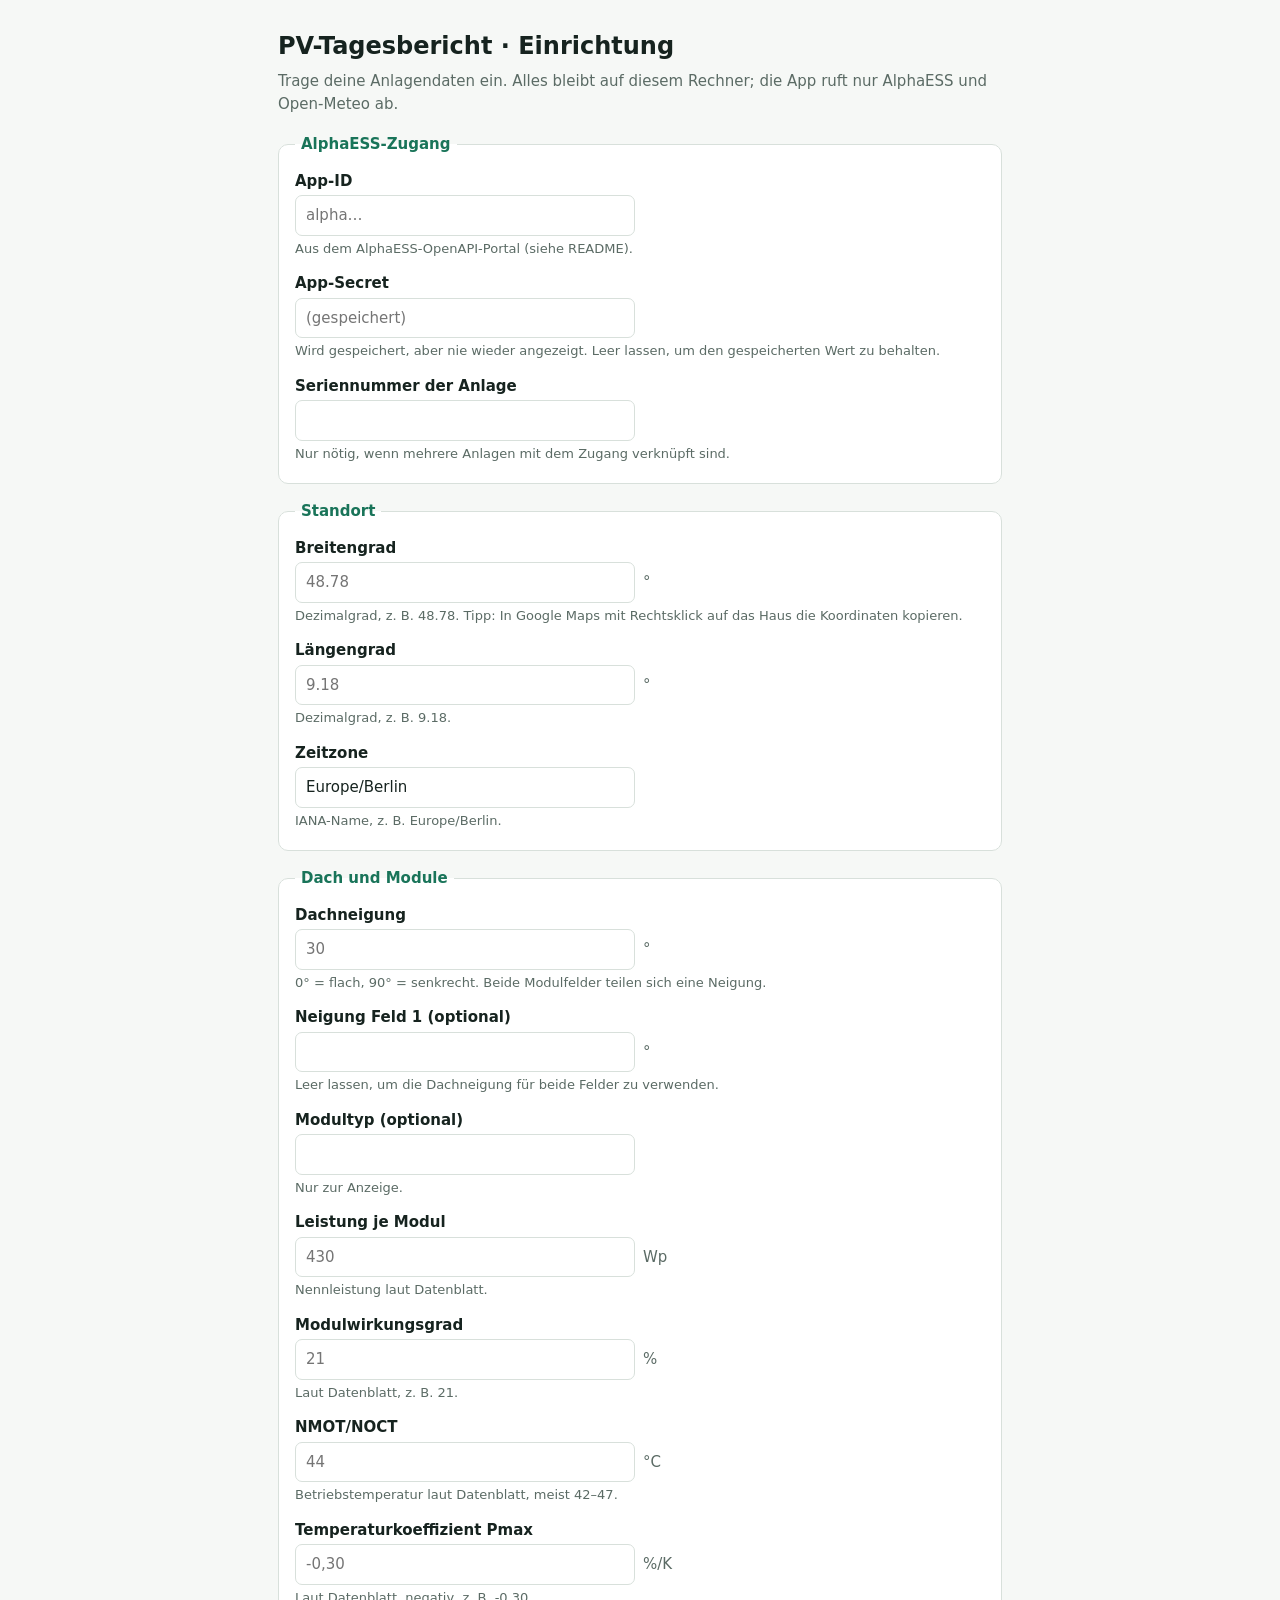
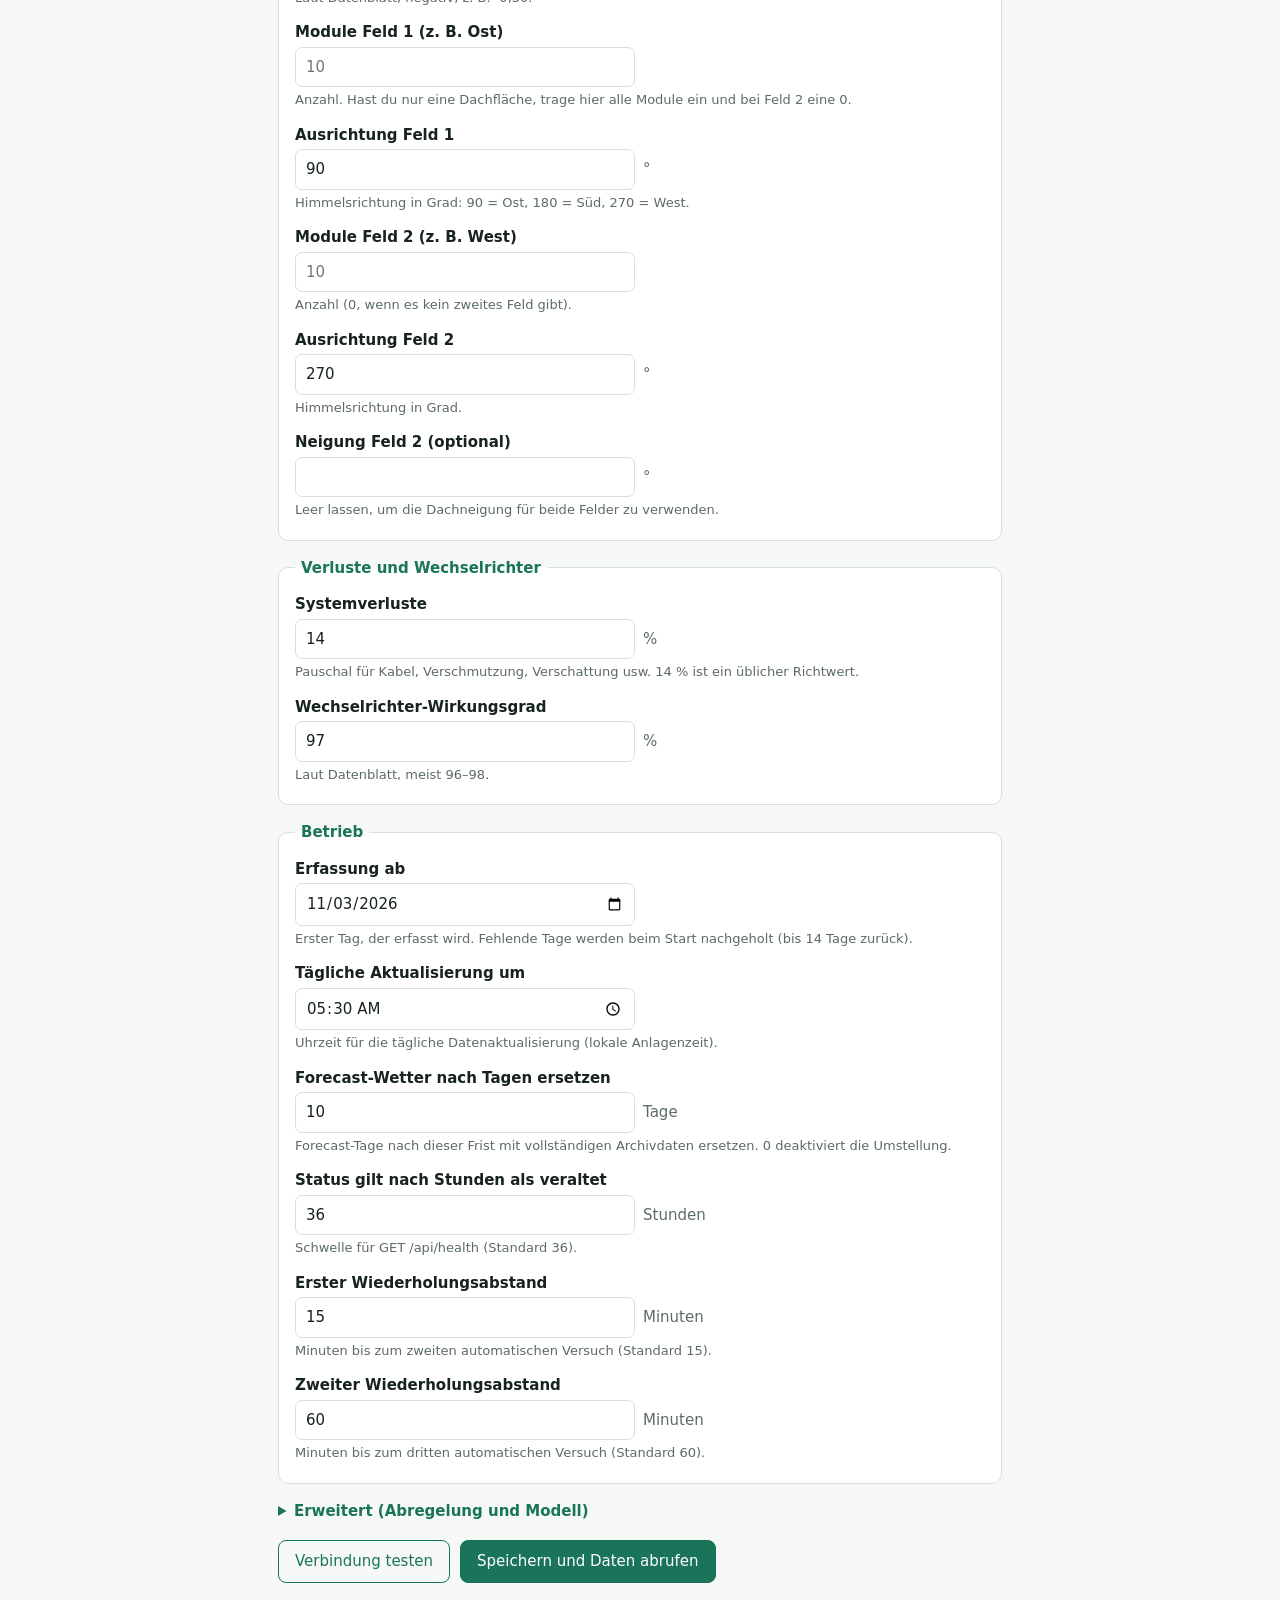
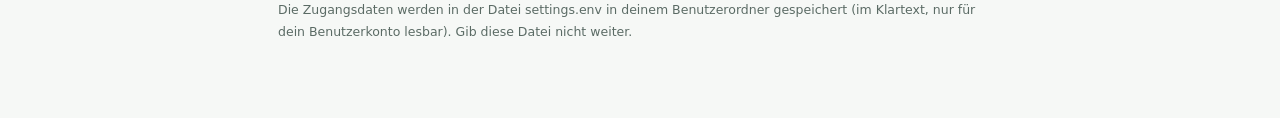
<file: tests/frontend/fixtures/setup.html>
<!doctype html>
<html lang="de"><head><meta charset="utf-8"><meta name="viewport" content="width=device-width, initial-scale=1">
<title>PV-Tagesbericht · Einrichtung</title><style>
:root { color-scheme: light dark; --bg:#f6f8f6; --card:#fff; --text:#16231f; --muted:#5b6b65; --line:#d8e0db; --green:#197459; --red:#b3261e; --orange:#dc7b52; }
@media (prefers-color-scheme: dark) { :root { --bg:#111815; --card:#1a2320; --text:#e6efe9; --muted:#9bada5; --line:#2c3a35; --green:#3aa37f; --red:#f2776f; } }
* { box-sizing: border-box; }
body { margin:0; background:var(--bg); color:var(--text); font:15px/1.5 "Trebuchet MS", system-ui, sans-serif; }
main { max-width: 760px; margin: 0 auto; padding: 28px 18px 60px; }
h1 { font-size: 24px; margin: 0 0 6px; } p.lead { color: var(--muted); margin: 0 0 18px; }
fieldset { border:1px solid var(--line); background:var(--card); border-radius:10px; margin:0 0 16px; padding:14px 16px 6px; }
legend { padding:0 6px; font-weight:700; color:var(--green); }
.field { margin: 0 0 14px; } label { display:block; font-weight:600; margin-bottom:3px; }
.row { display:flex; align-items:center; gap:8px; }
input[type=text], input[type=password], input[type=date], input[type=time] { width:100%; max-width:340px; padding:8px 10px; border:1px solid var(--line); border-radius:7px; background:transparent; color:inherit; font:inherit; }
input.invalid { border-color: var(--red); outline: 1px solid var(--red); }
.unit { color: var(--muted); } .help { color: var(--muted); font-size: 13px; margin-top: 3px; }
.check { display:flex; gap:8px; align-items:flex-start; } .check label { font-weight:400; margin:0; }
.box { border-radius:8px; padding:10px 14px; margin:0 0 16px; border:1px solid var(--line); background:var(--card); }
.box.error { border-color: var(--red); } .box.warn { border-color: var(--orange); } .box.ok { border-color: var(--green); }
button { font:inherit; padding:9px 16px; border-radius:8px; border:1px solid var(--green); cursor:pointer; background:var(--green); color:#fff; }
button.secondary { background:transparent; color:var(--green); } button:disabled { opacity:.6; cursor:wait; }
.actions { display:flex; gap:10px; flex-wrap:wrap; align-items:center; margin-top:6px; }
a { color: var(--green); } small.note { color: var(--muted); }
</style></head>
<body><main>
<h1>PV-Tagesbericht · Einrichtung</h1>
<p class="lead">Trage deine Anlagendaten ein. Alles bleibt auf diesem Rechner; die App ruft nur AlphaESS und Open-Meteo ab. </p>

<form method="post" action="/setup" autocomplete="off">
<input type="hidden" name="token" value="TOKEN123">
<fieldset><legend>AlphaESS-Zugang</legend><div class="field"><label for="f-ALPHAESS_APP_ID">App-ID</label><div class="row"><input type="text" id="f-ALPHAESS_APP_ID" name="ALPHAESS_APP_ID" value="" placeholder="alpha…" autocomplete="off" required aria-describedby="help-ALPHAESS_APP_ID"></div><div class="help" id="help-ALPHAESS_APP_ID">Aus dem AlphaESS-OpenAPI-Portal (siehe README).</div></div><div class="field"><label for="f-ALPHAESS_APP_SECRET">App-Secret</label><div class="row"><input type="password" id="f-ALPHAESS_APP_SECRET" name="ALPHAESS_APP_SECRET" value="" placeholder="(gespeichert)" autocomplete="off" aria-describedby="help-ALPHAESS_APP_SECRET"></div><div class="help" id="help-ALPHAESS_APP_SECRET">Wird gespeichert, aber nie wieder angezeigt. Leer lassen, um den gespeicherten Wert zu behalten.</div></div><div class="field"><label for="f-ALPHAESS_SYSTEM_SN">Seriennummer der Anlage</label><div class="row"><input type="text" id="f-ALPHAESS_SYSTEM_SN" name="ALPHAESS_SYSTEM_SN" value="" placeholder="" autocomplete="off" aria-describedby="help-ALPHAESS_SYSTEM_SN"></div><div class="help" id="help-ALPHAESS_SYSTEM_SN">Nur nötig, wenn mehrere Anlagen mit dem Zugang verknüpft sind.</div></div></fieldset><fieldset><legend>Standort</legend><div class="field"><label for="f-LATITUDE">Breitengrad</label><div class="row"><input type="text" id="f-LATITUDE" name="LATITUDE" value="" placeholder="48.78" inputmode="decimal" required aria-describedby="help-LATITUDE"><span class="unit">°</span></div><div class="help" id="help-LATITUDE">Dezimalgrad, z. B. 48.78. Tipp: In Google Maps mit Rechtsklick auf das Haus die Koordinaten kopieren.</div></div><div class="field"><label for="f-LONGITUDE">Längengrad</label><div class="row"><input type="text" id="f-LONGITUDE" name="LONGITUDE" value="" placeholder="9.18" inputmode="decimal" required aria-describedby="help-LONGITUDE"><span class="unit">°</span></div><div class="help" id="help-LONGITUDE">Dezimalgrad, z. B. 9.18.</div></div><div class="field"><label for="f-TIMEZONE">Zeitzone</label><div class="row"><input type="text" id="f-TIMEZONE" name="TIMEZONE" value="Europe/Berlin" placeholder="" required aria-describedby="help-TIMEZONE"></div><div class="help" id="help-TIMEZONE">IANA-Name, z. B. Europe/Berlin.</div></div></fieldset><fieldset><legend>Dach und Module</legend><div class="field"><label for="f-SURFACE_TILT_DEG">Dachneigung</label><div class="row"><input type="text" id="f-SURFACE_TILT_DEG" name="SURFACE_TILT_DEG" value="" placeholder="30" inputmode="decimal" required aria-describedby="help-SURFACE_TILT_DEG"><span class="unit">°</span></div><div class="help" id="help-SURFACE_TILT_DEG">0° = flach, 90° = senkrecht. Beide Modulfelder teilen sich eine Neigung.</div></div><div class="field"><label for="f-TILT_EAST_DEG">Neigung Feld 1 (optional)</label><div class="row"><input type="text" id="f-TILT_EAST_DEG" name="TILT_EAST_DEG" value="" placeholder="" inputmode="decimal" aria-describedby="help-TILT_EAST_DEG"><span class="unit">°</span></div><div class="help" id="help-TILT_EAST_DEG">Leer lassen, um die Dachneigung für beide Felder zu verwenden.</div></div><div class="field"><label for="f-MODULE_MODEL">Modultyp (optional)</label><div class="row"><input type="text" id="f-MODULE_MODEL" name="MODULE_MODEL" value="" placeholder="" aria-describedby="help-MODULE_MODEL"></div><div class="help" id="help-MODULE_MODEL">Nur zur Anzeige.</div></div><div class="field"><label for="f-MODULE_POWER_WP">Leistung je Modul</label><div class="row"><input type="text" id="f-MODULE_POWER_WP" name="MODULE_POWER_WP" value="" placeholder="430" inputmode="decimal" required aria-describedby="help-MODULE_POWER_WP"><span class="unit">Wp</span></div><div class="help" id="help-MODULE_POWER_WP">Nennleistung laut Datenblatt.</div></div><div class="field"><label for="f-MODULE_EFFICIENCY">Modulwirkungsgrad</label><div class="row"><input type="text" id="f-MODULE_EFFICIENCY" name="MODULE_EFFICIENCY" value="" placeholder="21" inputmode="decimal" required aria-describedby="help-MODULE_EFFICIENCY"><span class="unit">%</span></div><div class="help" id="help-MODULE_EFFICIENCY">Laut Datenblatt, z. B. 21.</div></div><div class="field"><label for="f-MODULE_NMOT_C">NMOT/NOCT</label><div class="row"><input type="text" id="f-MODULE_NMOT_C" name="MODULE_NMOT_C" value="" placeholder="44" inputmode="decimal" required aria-describedby="help-MODULE_NMOT_C"><span class="unit">°C</span></div><div class="help" id="help-MODULE_NMOT_C">Betriebstemperatur laut Datenblatt, meist 42–47.</div></div><div class="field"><label for="f-POWER_TEMPERATURE_COEFFICIENT">Temperaturkoeffizient Pmax</label><div class="row"><input type="text" id="f-POWER_TEMPERATURE_COEFFICIENT" name="POWER_TEMPERATURE_COEFFICIENT" value="" placeholder="-0,30" inputmode="decimal" required aria-describedby="help-POWER_TEMPERATURE_COEFFICIENT"><span class="unit">%/K</span></div><div class="help" id="help-POWER_TEMPERATURE_COEFFICIENT">Laut Datenblatt, negativ, z. B. -0,30.</div></div><div class="field"><label for="f-MODULES_EAST">Module Feld 1 (z. B. Ost)</label><div class="row"><input type="text" id="f-MODULES_EAST" name="MODULES_EAST" value="" placeholder="10" required aria-describedby="help-MODULES_EAST"></div><div class="help" id="help-MODULES_EAST">Anzahl. Hast du nur eine Dachfläche, trage hier alle Module ein und bei Feld 2 eine 0.</div></div><div class="field"><label for="f-AZIMUTH_EAST_DEG">Ausrichtung Feld 1</label><div class="row"><input type="text" id="f-AZIMUTH_EAST_DEG" name="AZIMUTH_EAST_DEG" value="90" placeholder="" inputmode="decimal" required aria-describedby="help-AZIMUTH_EAST_DEG"><span class="unit">°</span></div><div class="help" id="help-AZIMUTH_EAST_DEG">Himmelsrichtung in Grad: 90 = Ost, 180 = Süd, 270 = West.</div></div><div class="field"><label for="f-MODULES_WEST">Module Feld 2 (z. B. West)</label><div class="row"><input type="text" id="f-MODULES_WEST" name="MODULES_WEST" value="" placeholder="10" required aria-describedby="help-MODULES_WEST"></div><div class="help" id="help-MODULES_WEST">Anzahl (0, wenn es kein zweites Feld gibt).</div></div><div class="field"><label for="f-AZIMUTH_WEST_DEG">Ausrichtung Feld 2</label><div class="row"><input type="text" id="f-AZIMUTH_WEST_DEG" name="AZIMUTH_WEST_DEG" value="270" placeholder="" inputmode="decimal" required aria-describedby="help-AZIMUTH_WEST_DEG"><span class="unit">°</span></div><div class="help" id="help-AZIMUTH_WEST_DEG">Himmelsrichtung in Grad.</div></div><div class="field"><label for="f-TILT_WEST_DEG">Neigung Feld 2 (optional)</label><div class="row"><input type="text" id="f-TILT_WEST_DEG" name="TILT_WEST_DEG" value="" placeholder="" inputmode="decimal" aria-describedby="help-TILT_WEST_DEG"><span class="unit">°</span></div><div class="help" id="help-TILT_WEST_DEG">Leer lassen, um die Dachneigung für beide Felder zu verwenden.</div></div></fieldset><fieldset><legend>Verluste und Wechselrichter</legend><div class="field"><label for="f-SYSTEM_LOSS_FRACTION">Systemverluste</label><div class="row"><input type="text" id="f-SYSTEM_LOSS_FRACTION" name="SYSTEM_LOSS_FRACTION" value="14" placeholder="" inputmode="decimal" required aria-describedby="help-SYSTEM_LOSS_FRACTION"><span class="unit">%</span></div><div class="help" id="help-SYSTEM_LOSS_FRACTION">Pauschal für Kabel, Verschmutzung, Verschattung usw. 14 % ist ein üblicher Richtwert.</div></div><div class="field"><label for="f-NOMINAL_INVERTER_EFFICIENCY">Wechselrichter-Wirkungsgrad</label><div class="row"><input type="text" id="f-NOMINAL_INVERTER_EFFICIENCY" name="NOMINAL_INVERTER_EFFICIENCY" value="97" placeholder="" inputmode="decimal" required aria-describedby="help-NOMINAL_INVERTER_EFFICIENCY"><span class="unit">%</span></div><div class="help" id="help-NOMINAL_INVERTER_EFFICIENCY">Laut Datenblatt, meist 96–98.</div></div></fieldset><fieldset><legend>Betrieb</legend><div class="field"><label for="f-DATA_START_DATE">Erfassung ab</label><div class="row"><input type="date" id="f-DATA_START_DATE" name="DATA_START_DATE" value="2026-11-03" placeholder="" required aria-describedby="help-DATA_START_DATE"></div><div class="help" id="help-DATA_START_DATE">Erster Tag, der erfasst wird. Fehlende Tage werden beim Start nachgeholt (bis 14 Tage zurück).</div></div><div class="field"><label for="f-UPDATE_TIME">Tägliche Aktualisierung um</label><div class="row"><input type="time" id="f-UPDATE_TIME" name="UPDATE_TIME" value="05:30" placeholder="" aria-describedby="help-UPDATE_TIME"></div><div class="help" id="help-UPDATE_TIME">Uhrzeit für die tägliche Datenaktualisierung (lokale Anlagenzeit).</div></div><div class="field"><label for="f-WEATHER_UPGRADE_AFTER_DAYS">Forecast-Wetter nach Tagen ersetzen</label><div class="row"><input type="text" id="f-WEATHER_UPGRADE_AFTER_DAYS" name="WEATHER_UPGRADE_AFTER_DAYS" value="10" placeholder="" aria-describedby="help-WEATHER_UPGRADE_AFTER_DAYS"><span class="unit">Tage</span></div><div class="help" id="help-WEATHER_UPGRADE_AFTER_DAYS">Forecast-Tage nach dieser Frist mit vollständigen Archivdaten ersetzen. 0 deaktiviert die Umstellung.</div></div><div class="field"><label for="f-HEALTH_STALE_AFTER_HOURS">Status gilt nach Stunden als veraltet</label><div class="row"><input type="text" id="f-HEALTH_STALE_AFTER_HOURS" name="HEALTH_STALE_AFTER_HOURS" value="36" placeholder="" aria-describedby="help-HEALTH_STALE_AFTER_HOURS"><span class="unit">Stunden</span></div><div class="help" id="help-HEALTH_STALE_AFTER_HOURS">Schwelle für GET /api/health (Standard 36).</div></div><div class="field"><label for="f-UPDATE_RETRY_FIRST_MINUTES">Erster Wiederholungsabstand</label><div class="row"><input type="text" id="f-UPDATE_RETRY_FIRST_MINUTES" name="UPDATE_RETRY_FIRST_MINUTES" value="15" placeholder="" aria-describedby="help-UPDATE_RETRY_FIRST_MINUTES"><span class="unit">Minuten</span></div><div class="help" id="help-UPDATE_RETRY_FIRST_MINUTES">Minuten bis zum zweiten automatischen Versuch (Standard 15).</div></div><div class="field"><label for="f-UPDATE_RETRY_SECOND_MINUTES">Zweiter Wiederholungsabstand</label><div class="row"><input type="text" id="f-UPDATE_RETRY_SECOND_MINUTES" name="UPDATE_RETRY_SECOND_MINUTES" value="60" placeholder="" aria-describedby="help-UPDATE_RETRY_SECOND_MINUTES"><span class="unit">Minuten</span></div><div class="help" id="help-UPDATE_RETRY_SECOND_MINUTES">Minuten bis zum dritten automatischen Versuch (Standard 60).</div></div></fieldset><details><summary style="cursor:pointer;margin:0 0 12px;font-weight:700;color:var(--green)">Erweitert (Abregelung und Modell)</summary><fieldset><legend>Erweitert</legend><div class="field"><label for="f-QUALITY_MIN_COVERAGE">Mindestabdeckung für Ist-Daten</label><div class="row"><input type="text" id="f-QUALITY_MIN_COVERAGE" name="QUALITY_MIN_COVERAGE" value="80" placeholder="" inputmode="decimal" aria-describedby="help-QUALITY_MIN_COVERAGE"><span class="unit">%</span></div><div class="help" id="help-QUALITY_MIN_COVERAGE">Darunter wird low_coverage markiert (Standard 0,8).</div></div><div class="field"><label for="f-QUALITY_EPV_MISMATCH_FRACTION">Grenze für EPV-Abweichung</label><div class="row"><input type="text" id="f-QUALITY_EPV_MISMATCH_FRACTION" name="QUALITY_EPV_MISMATCH_FRACTION" value="10" placeholder="" inputmode="decimal" aria-describedby="help-QUALITY_EPV_MISMATCH_FRACTION"><span class="unit">%</span></div><div class="help" id="help-QUALITY_EPV_MISMATCH_FRACTION">Abweichung des unskalierten Integrals vom Tageswert (Standard 10).</div></div><div class="field"><label for="f-FEED_IN_LIMIT_W">Einspeiselimit</label><div class="row"><input type="text" id="f-FEED_IN_LIMIT_W" name="FEED_IN_LIMIT_W" value="" placeholder="" inputmode="decimal" aria-describedby="help-FEED_IN_LIMIT_W"><span class="unit">W</span></div><div class="help" id="help-FEED_IN_LIMIT_W">Nur wenn dein Wechselrichter auf eine Höchsteinspeisung begrenzt ist (leer lassen bei Nulleinspeisung oder keiner Begrenzung).</div></div><div class="field"><label for="f-BATTERY_FULL_SOC_PCT">Akku gilt als voll ab</label><div class="row"><input type="text" id="f-BATTERY_FULL_SOC_PCT" name="BATTERY_FULL_SOC_PCT" value="" placeholder="" inputmode="decimal" aria-describedby="help-BATTERY_FULL_SOC_PCT"><span class="unit">%</span></div><div class="help" id="help-BATTERY_FULL_SOC_PCT">Für die Erkennung abgeregelter Stunden (Standard 97).</div></div><div class="field"><label for="f-CURTAILMENT_MIN_DEFICIT">Mindestabstand Ist zu Potenzial</label><div class="row"><input type="text" id="f-CURTAILMENT_MIN_DEFICIT" name="CURTAILMENT_MIN_DEFICIT" value="" placeholder="" inputmode="decimal" aria-describedby="help-CURTAILMENT_MIN_DEFICIT"><span class="unit">%</span></div><div class="help" id="help-CURTAILMENT_MIN_DEFICIT">Ab diesem Abstand kann eine Stunde als abgeregelt gelten (Standard 20).</div></div><div class="field"><div class="check"><input type="checkbox" id="f-IAM_ENABLED" name="IAM_ENABLED" value="on" aria-describedby="help-IAM_ENABLED"><label for="f-IAM_ENABLED">Einfallswinkel-Verluste berücksichtigen</label></div><div class="help" id="help-IAM_ENABLED">Senkt den berechneten Ertrag bei flachem Sonnenstand.</div></div><div class="field"><div class="check"><input type="checkbox" id="f-HORIZON_ENABLED" name="HORIZON_ENABLED" value="on" aria-describedby="help-HORIZON_ENABLED"><label for="f-HORIZON_ENABLED">Horizont (Verschattung durch Umgebung) berücksichtigen</label></div><div class="help" id="help-HORIZON_ENABLED">Lädt das Horizontprofil einmalig von PVGIS.</div></div></fieldset></details>
<div id="test-result" class="box" hidden role="status"></div>
<div class="actions">
<button type="button" class="secondary" id="test-button">Verbindung testen</button>
<button type="submit">Speichern und Daten abrufen</button>
</div>
<p><small class="note">Die Zugangsdaten werden in der Datei settings.env in deinem Benutzerordner gespeichert (im Klartext, nur für dein Benutzerkonto lesbar). Gib diese Datei nicht weiter.</small></p>
</form>
</main><script>
const TOKEN = "TOKEN123";
const out = document.getElementById('test-result');
const field = (name) => document.querySelector('[name="' + name + '"]');
document.getElementById('test-button').addEventListener('click', async (event) => {
  const button = event.currentTarget;
  button.disabled = true;
  out.className = 'box'; out.hidden = false; out.textContent = 'Verbindung wird geprüft … (kann bis zu 25 Sekunden dauern)';
  try {
    const response = await fetch('/api/test-alphaess', {
      method: 'POST',
      headers: { 'Content-Type': 'application/json', 'X-PV-Token': TOKEN },
      body: JSON.stringify({ app_id: field('ALPHAESS_APP_ID').value, app_secret: field('ALPHAESS_APP_SECRET').value, serial: field('ALPHAESS_SYSTEM_SN').value }),
    });
    const data = await response.json();
    out.className = 'box ' + (data.ok ? 'ok' : 'error');
    const lines = [data.message];
    (data.systems || []).forEach((system) => {
      const parts = [system.model, system.pv_kwp != null ? system.pv_kwp + ' kWp PV' : null, system.inverter_kw != null ? 'Wechselrichter ' + system.inverter_kw + ' kW' : null, system.battery_kwh != null ? 'Akku ' + system.battery_kwh + ' kWh' : null];
      lines.push('• ' + parts.filter(Boolean).join(' · '));
    });
    const modules = (Number(field('MODULES_EAST').value) || 0) + (Number(field('MODULES_WEST').value) || 0);
    const watt = Number(String(field('MODULE_POWER_WP').value).replace(',', '.')) || 0;
    const mine = (modules * watt) / 1000;
    const reported = data.systems && data.systems.length === 1 ? Number(data.systems[0].pv_kwp) : null;
    if (data.ok && mine > 0 && reported) {
      lines.push(Math.abs(mine - reported) / reported > 0.15
        ? 'Hinweis: Deine Modulangaben ergeben ' + mine.toFixed(2).replace('.', ',') + ' kWp, AlphaESS meldet ' + reported + ' kWp. Bitte Modulanzahl und -leistung prüfen.'
        : 'Deine Modulangaben (' + mine.toFixed(2).replace('.', ',') + ' kWp) passen zur Anlage.');
    }
    out.textContent = '';
    lines.forEach((line) => { const p = document.createElement('div'); p.textContent = line; out.append(p); });
  } catch (error) {
    out.className = 'box error'; out.textContent = 'Die Prüfung ist fehlgeschlagen: ' + error;
  } finally { button.disabled = false; }
});
</script></body></html>
</file>
<file: site/styles.css>
:root {
  color-scheme: light;
  --page: #eef2ef;
  --surface: #fff;
  --surface-soft: #f6f8f6;
  --ink: #172a25;
  --muted: #687872;
  --line: #d9e2dd;
  --green: #197459;
  --green-deep: #123c31;
  --green-pale: #e2f1e8;
  --lime: #d9ef78;
  --orange: #dc7b52;
  --sun: #e5ad38;
  --radius: 6px;
  font-family: "Trebuchet MS", "Segoe UI", sans-serif;
  font-synthesis: none;
  text-rendering: optimizeLegibility;
}

* { box-sizing: border-box; }
body {
  min-width: 320px;
  min-height: 100vh;
  margin: 0;
  color: var(--ink);
  background-color: var(--page);
  background-image: repeating-linear-gradient(0deg, transparent, transparent 39px, rgb(24 64 48 / 2.5%) 40px);
}
button { font: inherit; }
.topbar {
  display: flex;
  min-height: 68px;
  align-items: center;
  justify-content: space-between;
  padding: 0 max(28px, calc((100vw - 1220px) / 2));
  border-bottom: 1px solid var(--line);
  background: rgb(255 255 255 / 86%);
}
.brand { display: inline-flex; align-items: center; gap: 11px; color: inherit; text-decoration: none; }
.brand-mark { display: grid; width: 34px; height: 34px; place-items: center; border-radius: 4px; background: var(--green-deep); color: var(--lime); font-size: 12px; font-weight: 800; letter-spacing: 0.04em; }
.brand-name, .eyebrow, .updated-label, .metric-index, .chart-unit, .history-count { font-family: Consolas, "Courier New", monospace; font-weight: 600; letter-spacing: 0.04em; }
.brand-name { font-size: 11px; }
.brand-divider { padding: 0 6px; color: var(--green); }
.connection-state { display: inline-flex; align-items: center; gap: 8px; color: var(--muted); font-size: 12px; }
.state-dot { width: 8px; height: 8px; border-radius: 50%; background: var(--sun); }
.connection-state[data-state="ready"] .state-dot { background: var(--green); }
.connection-state[data-state="error"] .state-dot { background: var(--orange); }
.dashboard { width: min(1220px, calc(100% - 56px)); margin: 0 auto; }
.page-heading { display: flex; min-height: 188px; align-items: center; justify-content: space-between; gap: 24px; padding: 28px 0 30px; animation: rise-in 420ms ease-out both; }
.dashboard-hint {
  margin: 0 0 10px;
  color: var(--muted);
  font-size: 9px;
  letter-spacing: 0.12em;
  line-height: 1.4;
  text-transform: uppercase;
}
.eyebrow { margin: 0 0 11px; color: var(--green); font-size: 10px; line-height: 1.5; }
.eyebrow span { padding: 0 5px; color: #a0aea6; }
h1, h2, h3, p { margin-top: 0; }
h1 { margin-bottom: 7px; font-size: 32px; font-weight: 700; letter-spacing: 0; line-height: 1.15; }
.heading-note { margin-bottom: 0; color: var(--muted); font-size: 14px; }
.updated-block { display: grid; min-width: 174px; gap: 8px; justify-items: end; }
.updated-label { color: var(--muted); font-size: 9px; }
.updated-block time { font-size: 13px; font-weight: 700; }
.metrics { display: grid; grid-template-columns: repeat(3, minmax(0, 1fr)); gap: 13px; margin-bottom: 37px; }
.metric { min-width: 0; min-height: 145px; padding: 18px 20px 16px; border: 1px solid var(--line); border-top: 3px solid var(--green); border-radius: var(--radius); background: var(--surface); animation: rise-in 460ms ease-out both; }
.metric:nth-child(2) { border-top-color: var(--orange); animation-delay: 60ms; }
.metric:nth-child(3) { border-top-color: var(--sun); animation-delay: 120ms; }
.metric-heading { display: flex; align-items: center; justify-content: space-between; }
.metric-heading h2 { margin: 0; font-size: 14px; font-weight: 600; }
.metric-index { color: #9ba9a2; font-size: 10px; }
.metric-value { display: flex; align-items: baseline; gap: 8px; margin: 17px 0 5px; font-variant-numeric: tabular-nums; }
.metric-value > span:first-child { font-size: 31px; font-weight: 700; line-height: 1; }
.metric-unit { color: var(--muted); font-family: Consolas, "Courier New", monospace; font-size: 12px; }
.metric-caption { margin: 0; overflow: hidden; color: var(--muted); font-size: 11px; text-overflow: ellipsis; white-space: nowrap; }
.model-warning {
  width: fit-content;
  max-width: min(100%, 760px);
  margin: 0 0 18px;
  padding: 8px 12px;
  border: 1px solid rgb(220 123 82 / 28%);
  border-left: 4px solid var(--orange);
  border-radius: 4px;
  background: rgb(220 123 82 / 8%);
  color: var(--ink);
  font-size: 11px;
  line-height: 1.5;
}
.public-status { padding: 9px 12px; border: 1px solid var(--line); border-radius: var(--radius); background: var(--surface); color: var(--muted); font-size: 12px; }
.public-status[data-state="stale"] { border-color: var(--red); color: var(--red); }
.section-heading { display: flex; min-height: 58px; align-items: end; justify-content: space-between; gap: 18px; margin-bottom: 13px; }
.section-heading .eyebrow { margin-bottom: 5px; }
.section-heading h2 { margin-bottom: 0; font-size: 20px; font-weight: 700; }
.chart-actions { display: flex; align-items: center; gap: 10px; }
.range-control { display: inline-flex; gap: 2px; padding: 3px; border: 1px solid var(--line); border-radius: 5px; background: var(--surface); }
.range-control button { min-width: 42px; min-height: 30px; padding: 0 9px; border: 0; border-radius: 3px; background: transparent; color: var(--muted); cursor: pointer; font-size: 11px; font-weight: 600; }
.range-control button[aria-pressed="true"] { background: var(--green-deep); color: #fff; }
.range-control button:focus-visible, .export-button:focus-visible, .brand:focus-visible { outline: 3px solid var(--sun); outline-offset: 2px; }
.export-button { min-height: 38px; padding: 0 13px; border: 1px solid var(--green-deep); border-radius: 4px; background: var(--green-deep); color: #fff; cursor: pointer; font-size: 11px; font-weight: 700; }
.export-button:hover:not(:disabled) { background: var(--green); }
.export-button:disabled { border-color: #b7c5bd; background: #b7c5bd; cursor: not-allowed; }
.charts { display: grid; grid-template-columns: minmax(0, 1.75fr) minmax(260px, 0.85fr); gap: 13px; align-items: stretch; }
.chart-panel { min-width: 0; padding: 19px 20px 15px; border: 1px solid var(--line); border-radius: var(--radius); background: var(--surface); }
.chart-heading { display: flex; min-height: 43px; align-items: start; justify-content: space-between; gap: 10px; }
.chart-heading h3 { margin: 0 0 4px; font-size: 14px; }
.chart-heading p { margin: 0; color: var(--muted); font-size: 11px; }
.chart-unit { padding-top: 2px; color: var(--muted); font-size: 9px; white-space: nowrap; }
.chart-wrap { position: relative; width: 100%; margin-top: 13px; }
.energy-chart-wrap, .sunshine-chart-wrap { height: 250px; }
.charts-single { grid-template-columns: minmax(0, 1fr); margin-top: 13px; }
.ratio-chart-wrap { height: 200px; }
.profile-chart-wrap { height: 220px; }
.analysis-section { margin-top: 34px; }
.analysis-grid { display: grid; grid-template-columns: repeat(2, minmax(0, 1fr)); gap: 13px; }
.analysis-grid .chart-panel { min-width: 0; }
.analysis-subheading { margin-top: 16px; }
.analysis-subheading h4 { margin: 0; font-size: 13px; font-weight: 700; }
.analysis-chart-wrap { height: 230px; }
.analysis-heatmap-wrap { height: 300px; }
.analysis-list { min-height: 110px; color: var(--muted); font-size: 11px; line-height: 1.6; }
.analysis-list ul { margin: 0; padding-left: 18px; color: var(--ink); }
.analysis-list li + li { margin-top: 5px; }
.analysis-list p { margin: 10px 0 0; color: var(--muted); font-size: 10px; }
.analysis-static-empty { position: static; min-height: 110px; }
.regression-swatch { width: 14px; height: 2px; border-radius: 0; background: var(--green); }
.residual-positive { background: var(--green); }
.residual-negative { background: var(--orange); }
.heatmap-low { background: #d7634d; }
.heatmap-50 { background: #de7d57; }
.heatmap-60 { background: #efaf63; }
.heatmap-70 { background: #f1d17a; }
.heatmap-80 { background: #dce19b; }
.heatmap-90 { background: #a7c76b; }
.heatmap-mid { background: var(--sun); }
.heatmap-high { background: var(--green); }
.limit-swatch { background: var(--orange); }
.battery-swatch { background: var(--green); }
.hourly-section .chart-panel + .chart-panel { margin-top: 13px; }
.curtailed-swatch { background: rgb(220 123 82 / 25%); border: 1px solid var(--orange); }
.reference-swatch { width: 14px; height: 0; border-top: 2px dashed var(--orange); border-radius: 0; background: none; }
.chart-hint { margin: 10px 0 0; color: var(--muted); font-size: 11px; line-height: 1.5; }
.summary-section { margin-top: 36px; }
.page-notes { margin-top: 26px; color: var(--muted); font-size: 10px; line-height: 1.6; }
.page-notes p { max-width: 900px; margin: 0 0 5px; }
.hourly-section { margin-top: 32px; }
.hourly-heading { align-items: end; }
.hourly-date-picker { display: inline-flex; align-items: end; gap: 8px; }
.hourly-date-label { display: grid; gap: 5px; color: var(--muted); font-family: Consolas, "Courier New", monospace; font-size: 9px; font-weight: 600; letter-spacing: 0.04em; }
.hourly-date-label select { min-width: 150px; min-height: 36px; padding: 0 30px 0 10px; border: 1px solid var(--line); border-radius: 4px; background: var(--surface); color: var(--ink); font: 12px "Trebuchet MS", "Segoe UI", sans-serif; }
.hourly-nav { display: inline-grid; place-items: center; width: 28px; height: 28px; border: 1px solid var(--line); border-radius: 999px; background: var(--surface); color: var(--green-deep); font-size: 16px; line-height: 1; cursor: pointer; }
.hourly-nav:hover { border-color: var(--green-deep); }
.hourly-nav:focus-visible { outline: 3px solid var(--sun); outline-offset: 2px; }
.hourly-chart-wrap { height: 270px; }
.chart-wrap canvas { display: block; width: 100%; height: 100%; }
.chart-tooltip { position: absolute; z-index: 3; max-width: min(240px, calc(100% - 12px)); padding: 9px 11px; border: 1px solid #34554a; border-radius: 4px; background: #172a25; color: #fff; box-shadow: 0 5px 18px rgb(18 60 49 / 18%); font-size: 11px; line-height: 1.55; pointer-events: none; transform: translate(-50%, -100%); white-space: pre-line; }
.chart-tooltip[hidden] { display: none; }
.empty-state { position: absolute; inset: 0; display: flex; align-items: center; justify-content: center; flex-direction: column; gap: 8px; padding: 20px; border: 1px dashed #c9d5ce; border-radius: 4px; background: var(--surface-soft); text-align: center; }
.empty-state[hidden] { display: none; }
.empty-mark { display: grid; width: 31px; height: 31px; place-items: center; border-radius: 50%; background: var(--green-pale); color: var(--green-deep); font-family: Consolas, "Courier New", monospace; font-size: 10px; }
.empty-state p { margin: 0; font-size: 13px; font-weight: 700; }
.empty-state > span:last-child { max-width: 260px; color: var(--muted); font-size: 11px; line-height: 1.5; }
.empty-state-compact > span { color: var(--muted); font-size: 12px; }
.legend { display: flex; flex-wrap: wrap; gap: 17px; padding-top: 7px; color: var(--muted); font-size: 10px; }
.legend span { display: inline-flex; align-items: center; gap: 7px; }
.legend-swatch { width: 9px; height: 9px; border-radius: 2px; }
.actual-swatch { background: var(--green); }
.potential-swatch { width: 14px; height: 2px; border-radius: 0; background: var(--orange); }
.weather-archive-swatch, .weather-forecast-swatch { width: 14px; height: 2px; border-radius: 0; }
.weather-archive-swatch { background: #2f7aa6; }
.weather-forecast-swatch { background: #dc7b52; }
.weather-bar-swatch { width: 9px; height: 9px; border-radius: 2px; }
.weather-legend { gap: 12px; }
.history-section { margin-top: 36px; }
.history-heading { margin-bottom: 10px; }
.history-count { margin: 0 0 3px; color: var(--muted); font-size: 10px; }
.table-scroll { overflow-x: auto; border: 1px solid var(--line); border-radius: var(--radius); background: var(--surface); }
.completeness-section { margin-top: 34px; }
.run-history-section { margin-top: 34px; }
.completeness-legend { display: flex; flex-wrap: wrap; gap: 9px 16px; margin: 0 0 12px; color: var(--muted); font-size: 12px; }
.completeness-legend span { display: inline-flex; align-items: center; gap: 6px; }
.completeness-swatch { width: 12px; height: 12px; display: inline-block; border-radius: 3px; background: var(--green); }
.completeness-flagged { background: var(--sun); }
.completeness-missing { background: var(--red); }
.completeness-skipped { background: #8b9691; }
.completeness-calendar { display: grid; grid-template-columns: repeat(auto-fit, minmax(210px, 1fr)); gap: 12px; }
.completeness-month { min-width: 0; padding: 12px; border: 1px solid var(--line); border-radius: var(--radius); background: var(--surface); }
.completeness-month h3 { margin: 0 0 8px; font-size: 13px; }
.completeness-days { display: grid; grid-template-columns: repeat(7, minmax(0, 1fr)); gap: 3px; }
.completeness-day { min-height: 23px; display: grid; place-items: center; border-radius: 4px; background: var(--green); color: #fff; font: 10px Consolas, monospace; }
.completeness-day.empty { background: transparent; }
.completeness-day.flagged { background: var(--sun); color: #302400; }
.completeness-day.missing { background: var(--red); }
.completeness-day.skipped { background: #8b9691; }
.analysis-reference-wrap { height: 190px; }
.reference-actual-swatch { background: var(--orange); }
table { width: 100%; border-collapse: collapse; text-align: left; }
th, td { padding: 11px 16px; border-bottom: 1px solid #e8eeea; font-size: 12px; white-space: nowrap; }
th { background: var(--surface-soft); color: var(--muted); font-family: Consolas, "Courier New", monospace; font-size: 9px; font-weight: 600; letter-spacing: 0.04em; text-transform: uppercase; }
tbody tr:last-child td { border-bottom: 0; }
td:not(:first-child) { font-variant-numeric: tabular-nums; }
td:first-child { font-weight: 600; }
.table-empty { padding: 19px 16px; color: var(--muted); text-align: center; }
.page-footer { display: flex; justify-content: space-between; gap: 16px; padding: 19px 0 25px; color: var(--muted); font-size: 10px; }
.page-footer span span { padding: 0 3px; color: var(--green); }
@keyframes rise-in { from { opacity: 0; transform: translateY(8px); } to { opacity: 1; transform: translateY(0); } }
@media (max-width: 760px) {
  .topbar { min-height: 60px; padding: 0 18px; }
  .dashboard { width: calc(100% - 36px); }
  .page-heading { min-height: 160px; }
  .charts { grid-template-columns: 1fr; }
  .analysis-grid { grid-template-columns: 1fr; }
  .sunshine-chart-wrap, .energy-chart-wrap { height: 230px; }
  .hourly-chart-wrap { height: 250px; }
  .ratio-chart-wrap, .profile-chart-wrap, .analysis-chart-wrap { height: 210px; }
  .analysis-heatmap-wrap { height: 270px; }
}
@media (max-width: 540px) {
  .topbar { padding: 0 14px; }
  .connection-state { max-width: 150px; font-size: 10px; }
  .dashboard { width: calc(100% - 28px); }
  .page-heading { min-height: auto; align-items: start; flex-direction: column; gap: 18px; padding: 28px 0 22px; }
  h1 { font-size: 27px; }
  .updated-block { justify-items: start; }
  .metrics { grid-template-columns: 1fr; gap: 9px; margin-bottom: 31px; }
  .metric { min-height: 118px; padding: 14px 16px; }
  .metric-value { margin-top: 12px; }
  .metric-value > span:first-child { font-size: 27px; }
  .section-heading { align-items: start; flex-direction: column; gap: 12px; }
  .chart-actions { width: 100%; justify-content: space-between; flex-wrap: wrap; }
  .range-control button { min-width: 38px; padding: 0 7px; }
  .chart-panel { padding: 16px 13px 13px; }
  .hourly-heading { align-items: start; }
  .hourly-date-label, .hourly-date-label select { width: 100%; }
  .chart-heading p { max-width: 225px; line-height: 1.4; }
  .chart-unit { padding-top: 2px; font-size: 8px; }
  .analysis-grid .legend { flex-wrap: wrap; gap: 9px 13px; }
  .page-footer { flex-direction: column; gap: 7px; }
  th, td { padding: 10px 11px; }
}
@media (prefers-reduced-motion: reduce) {
  *, *::before, *::after { scroll-behavior: auto !important; animation-duration: 0.01ms !important; animation-iteration-count: 1 !important; transition-duration: 0.01ms !important; }
}
.page-footer a { color: inherit; text-decoration: underline; text-underline-offset: 2px; }
</file>
